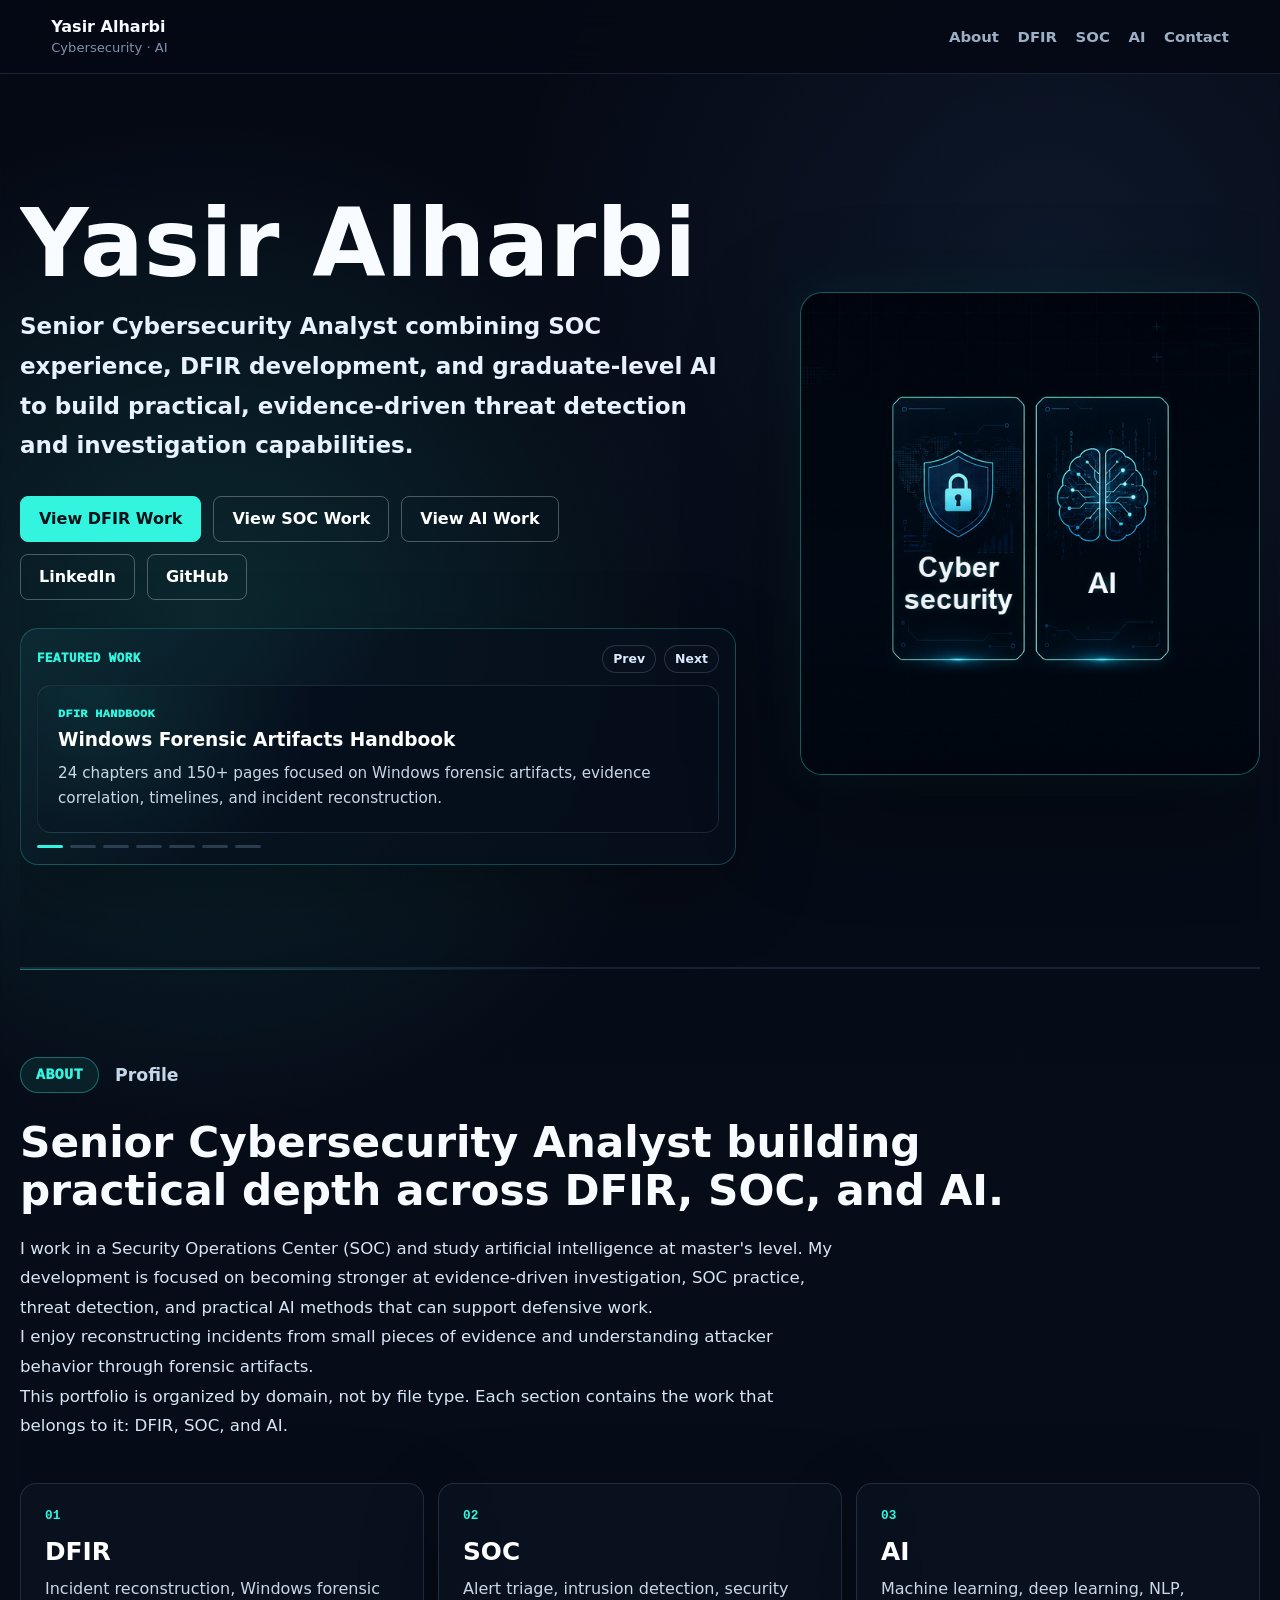
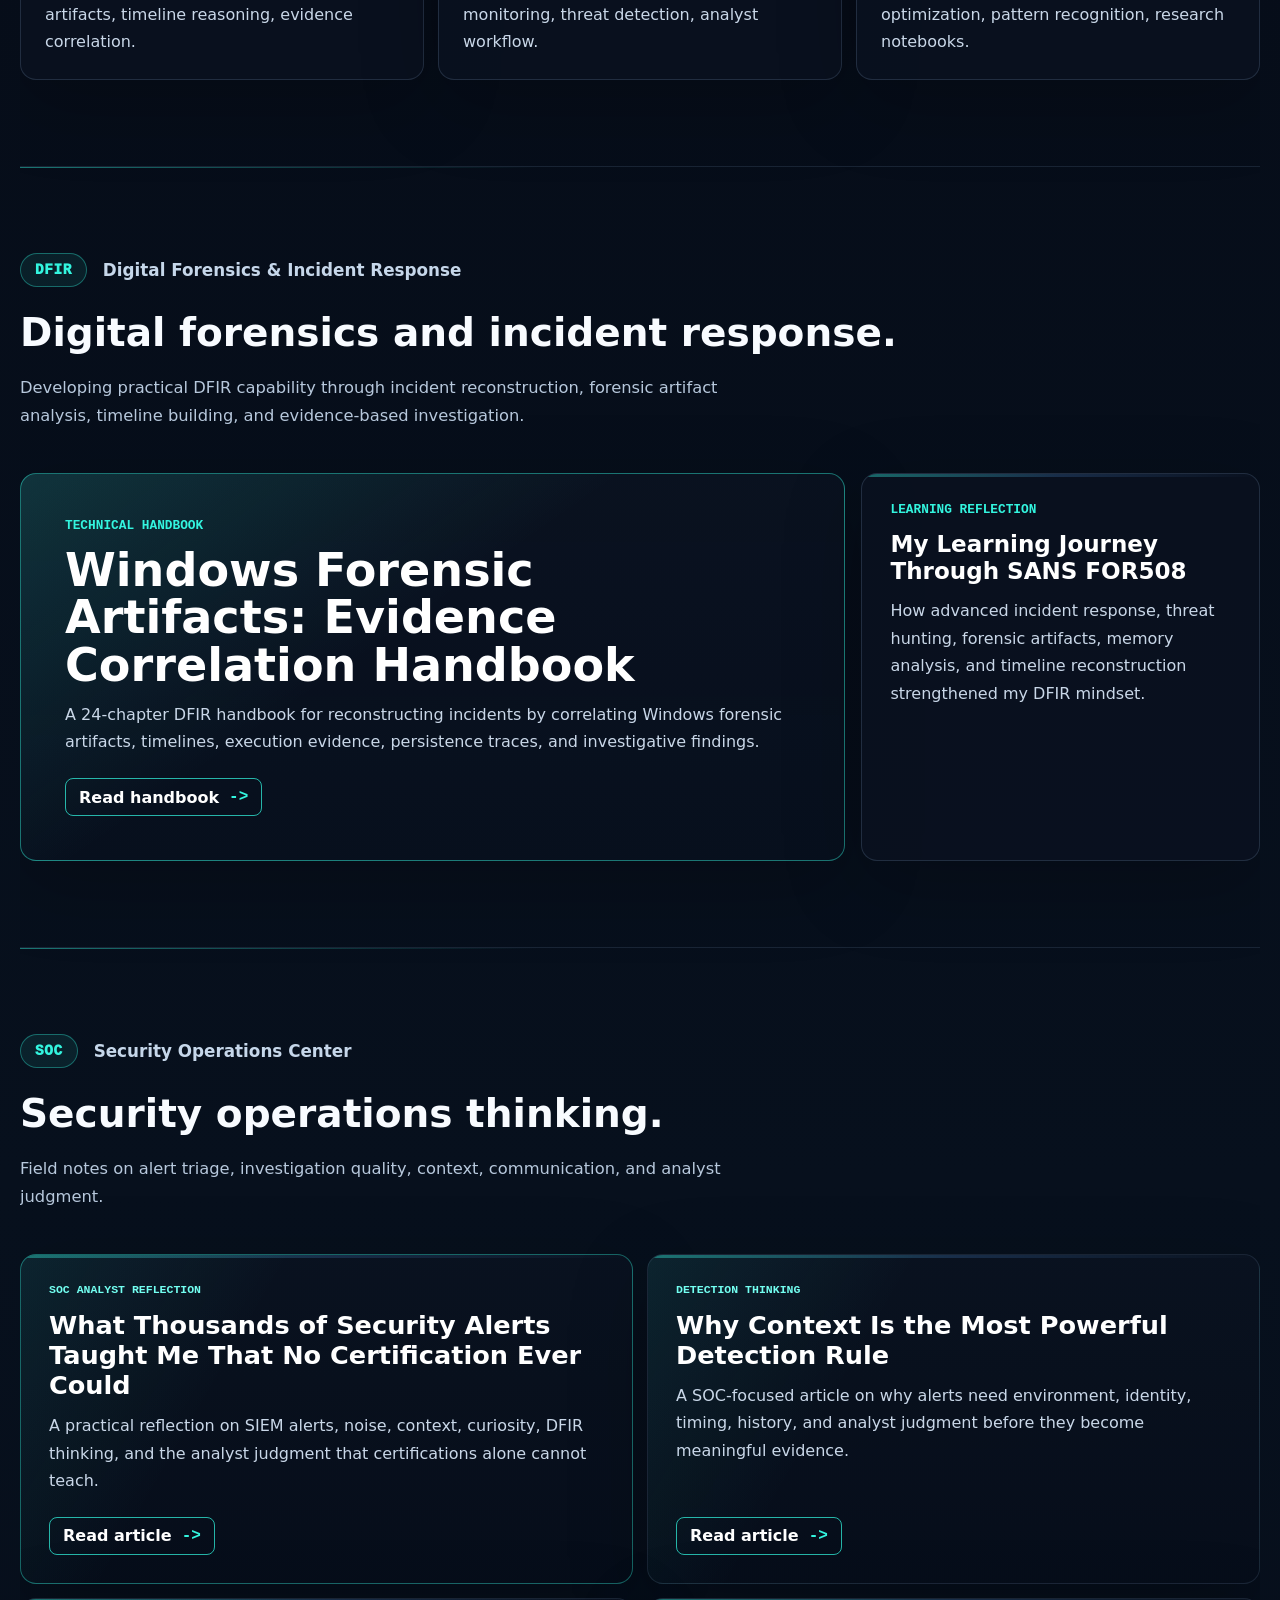
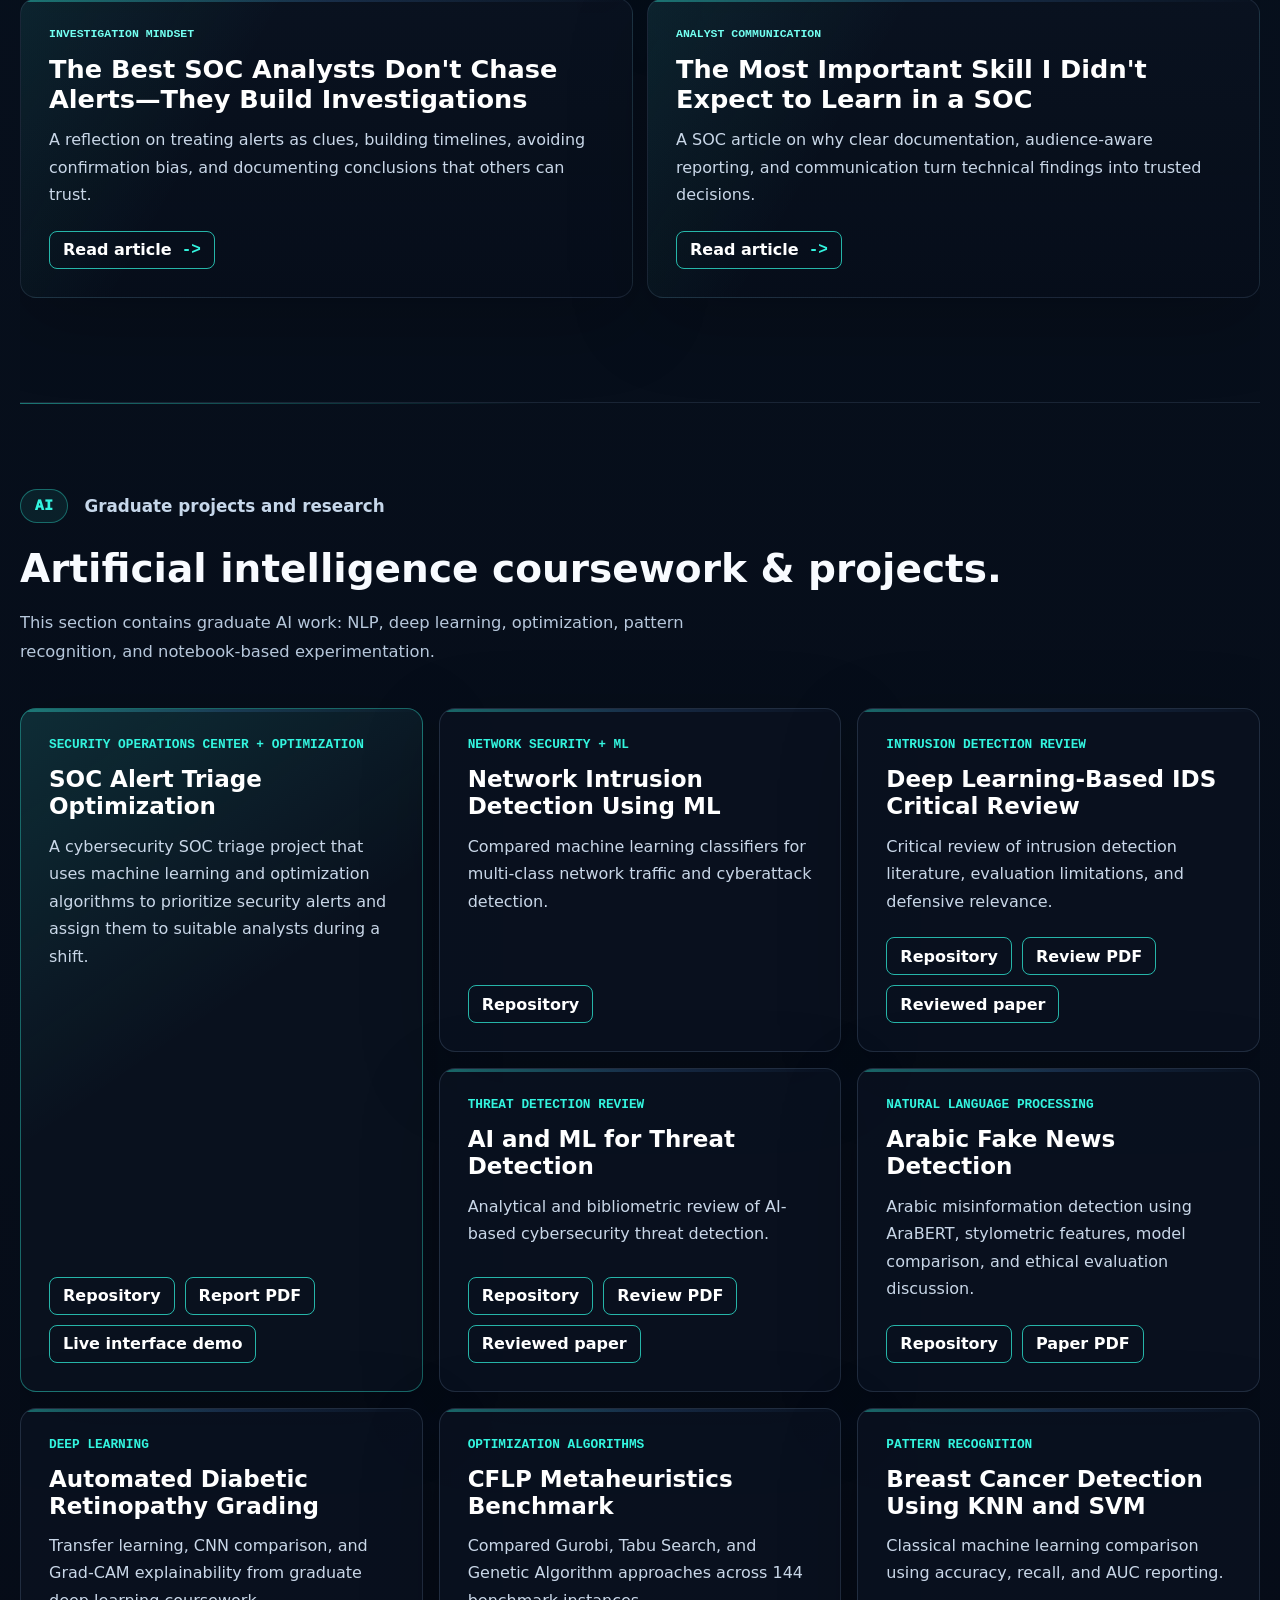
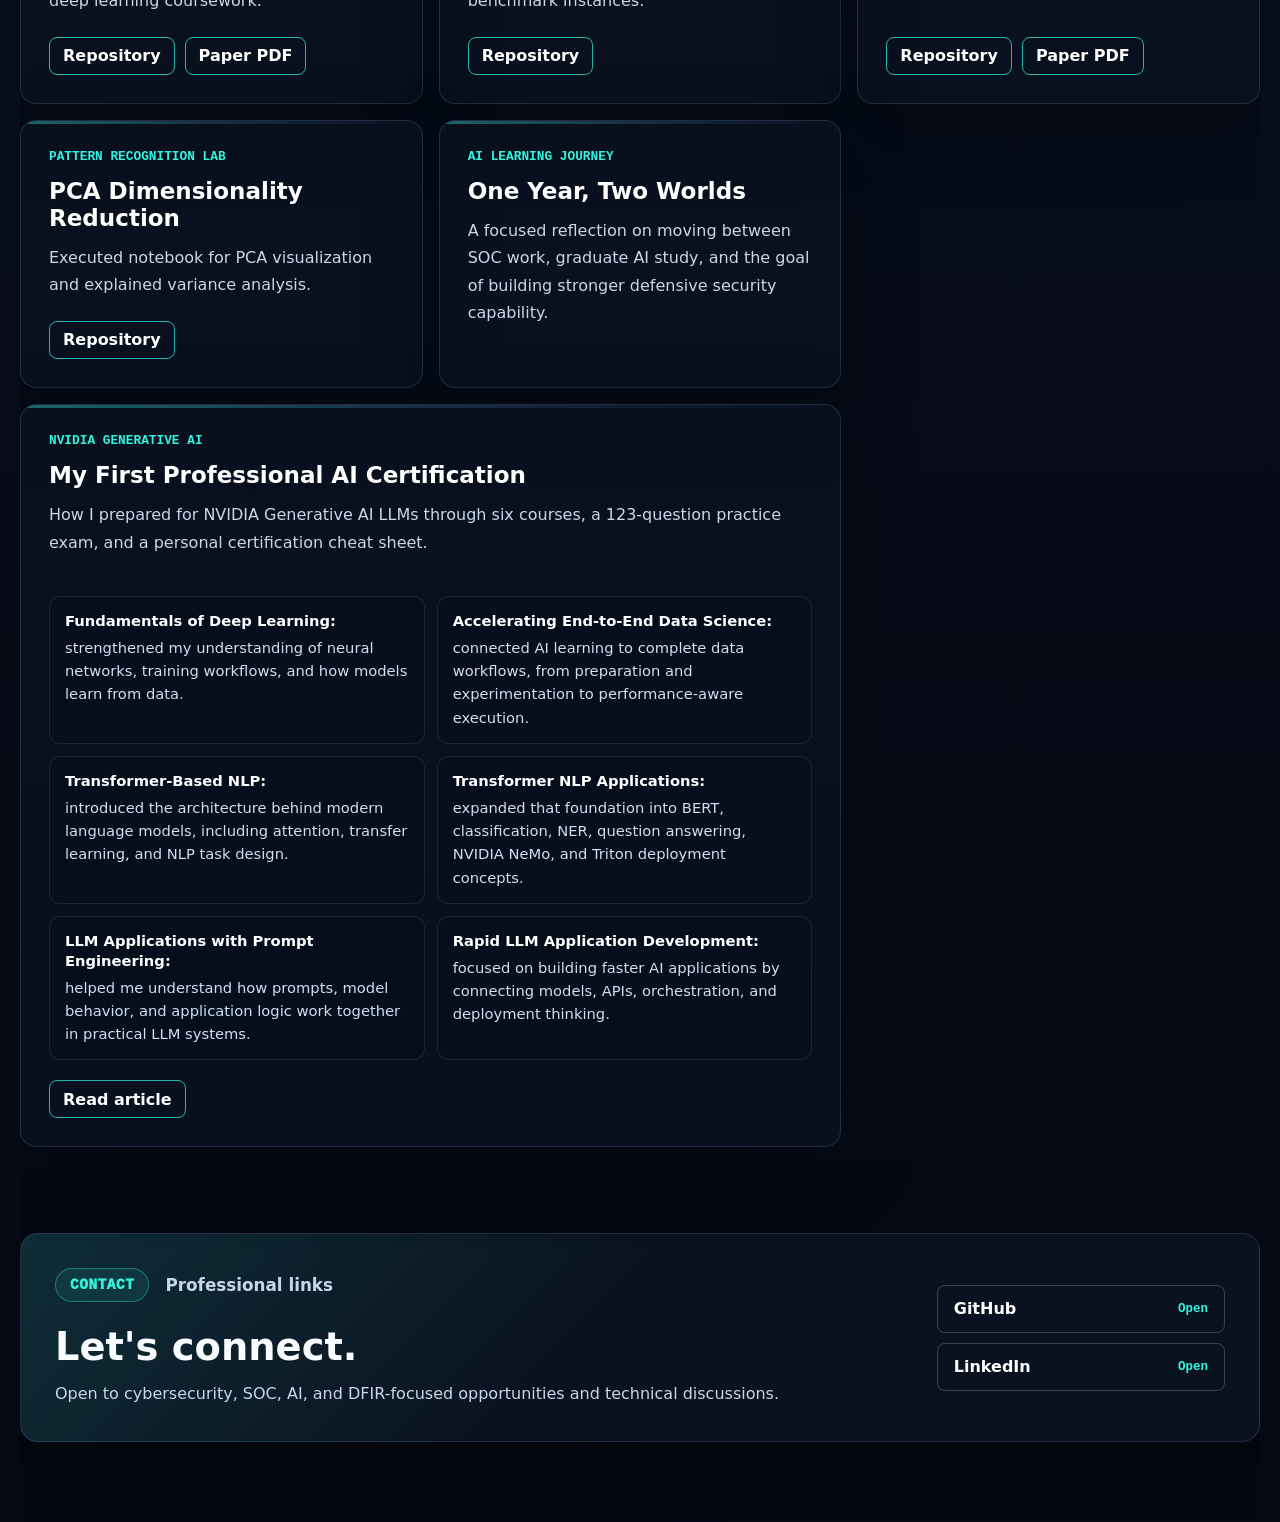
<file: index.html>
<!doctype html>
<html lang="en">
  <head>
    <meta charset="utf-8">
    <meta name="viewport" content="width=device-width, initial-scale=1">
    <meta name="description" content="Yasir Alharbi - Senior Cybersecurity Analyst and AI master's student developing in DFIR, SOC operations, and applied AI.">
    <meta property="og:type" content="website">
    <meta property="og:title" content="Yasir Alharbi | Cybersecurity, DFIR, SOC & AI Portfolio">
    <meta property="og:description" content="Portfolio of cybersecurity, DFIR, SOC, AI projects, research papers, notebooks, and technical articles.">
    <meta property="og:url" content="https://yasir-alharbi.github.io/">
    <meta property="og:image" content="https://yasir-alharbi.github.io/assets/linkedin-portfolio-thumbnail.png">
    <meta name="twitter:card" content="summary_large_image">
    <meta name="twitter:title" content="Yasir Alharbi | Cybersecurity, DFIR, SOC & AI Portfolio">
    <meta name="twitter:description" content="Portfolio of cybersecurity, DFIR, SOC, AI projects, research papers, notebooks, and technical articles.">
    <meta name="twitter:image" content="https://yasir-alharbi.github.io/assets/linkedin-portfolio-thumbnail.png">
    <title>Yasir Alharbi | DFIR, SOC & AI</title>
    <link rel="stylesheet" href="styles.css?v=20260730-9">
    <link rel="stylesheet" href="structured-preview.css?v=20260801-spotlight-1">
  </head>
  <body class="structured-body">
    <header class="site-header structured-header">
      <a class="brand" href="#top" aria-label="Yasir Alharbi home">
        <span>
          <strong>Yasir Alharbi</strong>
          <small>Cybersecurity · AI</small>
        </span>
      </a>
      <nav class="nav-links" aria-label="Main navigation">
        <a href="#about">About</a>
        <a href="#dfir">DFIR</a>
        <a href="#soc">SOC</a>
        <a href="#ai">AI</a>
        <a href="#contact">Contact</a>
      </nav>
    </header>

    <main id="top" class="structured-main">
      <section class="structured-hero identity-hero">
        <div class="identity-copy">
          <h1>Yasir Alharbi</h1>
          <p class="structured-subtitle identity-subtitle">
            Senior Cybersecurity Analyst combining SOC experience, DFIR development, and graduate-level AI to build practical, evidence-driven threat detection and investigation capabilities.
          </p>
          <div class="hero-actions">
            <div class="hero-action-row">
              <a class="button primary" href="#dfir">View DFIR Work</a>
              <a class="button secondary" href="#soc">View SOC Work</a>
              <a class="button secondary" href="#ai">View AI Work</a>
            </div>
            <div class="hero-action-row social-action-row">
              <a class="button secondary" href="https://www.linkedin.com/in/Yasir-T-Alharbi">LinkedIn</a>
              <a class="button secondary" href="https://github.com/Yasir-Alharbi">GitHub</a>
            </div>
          </div>
          <div class="hero-spotlight" data-spotlight aria-label="Featured work spotlight">
            <div class="spotlight-header">
              <span>Featured work</span>
              <div class="spotlight-controls" aria-label="Featured work controls">
                <button type="button" data-spotlight-prev aria-label="Previous featured work">Prev</button>
                <button type="button" data-spotlight-next aria-label="Next featured work">Next</button>
              </div>
            </div>
            <div class="spotlight-stage">
              <a class="spotlight-card active" href="https://yasir-alharbi.github.io/windows-forensic-artifacts-handbook/" data-duration="15000">
                <span>DFIR Handbook</span>
                <strong>Windows Forensic Artifacts Handbook</strong>
                <p>24 chapters and 150+ pages focused on Windows forensic artifacts, evidence correlation, timelines, and incident reconstruction.</p>
              </a>
              <a class="spotlight-card" href="articles/one-year-two-worlds.html" data-duration="5000">
                <span>AI Learning Journey</span>
                <strong>One Year, Two Worlds</strong>
                <p>A focused reflection on working in a SOC by day, studying AI by night, and connecting both paths.</p>
              </a>
              <a class="spotlight-card" href="articles/nvidia-generative-ai-certification-preparation.html" data-duration="7000">
                <span>NVIDIA Generative AI</span>
                <strong>My First Professional AI Certification</strong>
                <p>Six NVIDIA courses, a 123-question practice exam, and a personal cheat sheet built while preparing for Generative AI LLMs.</p>
              </a>
              <a class="spotlight-card" href="articles/what-thousands-of-security-alerts-taught-me.html" data-duration="5000">
                <span>SOC Article</span>
                <strong>What Thousands of Security Alerts Taught Me</strong>
                <p>Lessons from SOC alert investigation: SIEM context, noise, curiosity, DFIR thinking, and analyst judgment.</p>
              </a>
              <a class="spotlight-card" href="articles/why-context-is-the-most-powerful-detection-rule.html" data-duration="5000">
                <span>SOC Article</span>
                <strong>Why Context Is the Most Powerful Detection Rule</strong>
                <p>Why alerts become meaningful only when identity, timing, asset context, history, and evidence are connected.</p>
              </a>
              <a class="spotlight-card" href="articles/best-soc-analysts-build-investigations.html" data-duration="5000">
                <span>SOC Article</span>
                <strong>The Best SOC Analysts Build Investigations</strong>
                <p>A reflection on treating alerts as clues, building timelines, avoiding bias, and documenting trusted conclusions.</p>
              </a>
              <a class="spotlight-card" href="articles/most-important-skill-communication-in-soc.html" data-duration="5000">
                <span>SOC Article</span>
                <strong>The Most Important Skill I Didn't Expect to Learn in a SOC</strong>
                <p>How clear communication turns technical findings into decisions that teams, responders, and managers can trust.</p>
              </a>
            </div>
            <div class="spotlight-dots" aria-hidden="true">
              <span class="active"></span>
              <span></span>
              <span></span>
              <span></span>
              <span></span>
              <span></span>
              <span></span>
            </div>
          </div>
        </div>
        <div class="identity-visual" aria-label="Portfolio visual: Cybersecurity and AI">
          <img src="assets/portfolio-hero-visual.png?v=2" alt="Cybersecurity and AI portfolio visual">
        </div>
      </section>

      <section id="about" class="structured-section about-track">
        <div class="section-eyebrow"><span>About</span><em>Profile</em></div>
        <div class="structured-heading about-heading">
          <h2>Senior Cybersecurity Analyst building practical depth across DFIR, SOC, and AI.</h2>
          <div class="body-copy">
            <p>I work in a Security Operations Center (SOC) and study artificial intelligence at master's level. My development is focused on becoming stronger at evidence-driven investigation, SOC practice, threat detection, and practical AI methods that can support defensive work.</p>
            <p>I enjoy reconstructing incidents from small pieces of evidence and understanding attacker behavior through forensic artifacts.</p>
            <p>This portfolio is organized by domain, not by file type. Each section contains the work that belongs to it: DFIR, SOC, and AI.</p>
          </div>
        </div>
        <div class="focus-strip clean-strip" aria-label="Portfolio domains">
          <a href="#dfir">
            <span>01</span>
            <strong>DFIR</strong>
            <em>Incident reconstruction, Windows forensic artifacts, timeline reasoning, evidence correlation.</em>
          </a>
          <a href="#soc">
            <span>02</span>
            <strong>SOC</strong>
            <em>Alert triage, intrusion detection, security monitoring, threat detection, analyst workflow.</em>
          </a>
          <a href="#ai">
            <span>03</span>
            <strong>AI</strong>
            <em>Machine learning, deep learning, NLP, optimization, pattern recognition, research notebooks.</em>
          </a>
        </div>
      </section>

      <section id="dfir" class="structured-section dfir-section">
        <div class="section-eyebrow"><span>DFIR</span><em>Digital Forensics &amp; Incident Response</em></div>
        <div class="structured-heading">
          <h2>Digital forensics and incident response.</h2>
          <p>Developing practical DFIR capability through incident reconstruction, forensic artifact analysis, timeline building, and evidence-based investigation.</p>
        </div>
        <div class="dfir-showcase">
          <a class="handbook-panel" href="https://yasir-alharbi.github.io/windows-forensic-artifacts-handbook/">
            <span>Technical handbook</span>
            <h3>Windows Forensic Artifacts: Evidence Correlation Handbook</h3>
            <p>A 24-chapter DFIR handbook for reconstructing incidents by correlating Windows forensic artifacts, timelines, execution evidence, persistence traces, and investigative findings.</p>
            <strong>Read handbook</strong>
          </a>
          <a class="feature-card" href="articles/sans-for508-dfir-learning-journey.html">
            <span>Learning reflection</span>
            <h3>My Learning Journey Through SANS FOR508</h3>
            <p>How advanced incident response, threat hunting, forensic artifacts, memory analysis, and timeline reconstruction strengthened my DFIR mindset.</p>
          </a>
        </div>
      </section>

      <section id="soc" class="structured-section soc-section">
        <div class="section-eyebrow"><span>SOC</span><em>Security Operations Center</em></div>
        <div class="structured-heading">
          <h2>Security operations thinking.</h2>
          <p>Field notes on alert triage, investigation quality, context, communication, and analyst judgment.</p>
        </div>
        <div class="feature-grid two-col article-feature-grid">
          <a class="feature-card" href="articles/what-thousands-of-security-alerts-taught-me.html">
            <span>SOC analyst reflection</span>
            <h3>What Thousands of Security Alerts Taught Me That No Certification Ever Could</h3>
            <p>A practical reflection on SIEM alerts, noise, context, curiosity, DFIR thinking, and the analyst judgment that certifications alone cannot teach.</p>
            <strong>Read article</strong>
          </a>
          <a class="feature-card" href="articles/why-context-is-the-most-powerful-detection-rule.html">
            <span>Detection thinking</span>
            <h3>Why Context Is the Most Powerful Detection Rule</h3>
            <p>A SOC-focused article on why alerts need environment, identity, timing, history, and analyst judgment before they become meaningful evidence.</p>
            <strong>Read article</strong>
          </a>
          <a class="feature-card" href="articles/best-soc-analysts-build-investigations.html">
            <span>Investigation mindset</span>
            <h3>The Best SOC Analysts Don't Chase Alerts—They Build Investigations</h3>
            <p>A reflection on treating alerts as clues, building timelines, avoiding confirmation bias, and documenting conclusions that others can trust.</p>
            <strong>Read article</strong>
          </a>
          <a class="feature-card" href="articles/most-important-skill-communication-in-soc.html">
            <span>Analyst communication</span>
            <h3>The Most Important Skill I Didn't Expect to Learn in a SOC</h3>
            <p>A SOC article on why clear documentation, audience-aware reporting, and communication turn technical findings into trusted decisions.</p>
            <strong>Read article</strong>
          </a>
        </div>
      </section>

      <section id="ai" class="structured-section alt-section">
        <div class="section-eyebrow"><span>AI</span><em>Graduate projects and research</em></div>
        <div class="structured-heading">
          <h2>Artificial intelligence coursework &amp; projects.</h2>
          <p>This section contains graduate AI work: NLP, deep learning, optimization, pattern recognition, and notebook-based experimentation.</p>
        </div>
        <div class="feature-grid three-col">
          <article class="feature-card primary-feature">
            <span>Security Operations Center + Optimization</span>
            <h3>SOC Alert Triage Optimization</h3>
            <p>A cybersecurity SOC triage project that uses machine learning and optimization algorithms to prioritize security alerts and assign them to suitable analysts during a shift.</p>
            <div class="card-actions">
              <a href="https://github.com/Yasir-Alharbi/soc-alert-triage-optimization">Repository</a>
              <a href="assets/papers/soc-alert-triage-optimization.pdf">Report PDF</a>
              <a href="https://yasir-alharbi.github.io/soc-alert-triage-optimization/demo/soc-shift-wallboard/">Live interface demo</a>
            </div>
          </article>
          <article class="feature-card">
            <span>Network Security + ML</span>
            <h3>Network Intrusion Detection Using ML</h3>
            <p>Compared machine learning classifiers for multi-class network traffic and cyberattack detection.</p>
            <div class="card-actions">
              <a href="https://github.com/Yasir-Alharbi/ml-network-intrusion-detection">Repository</a>
            </div>
          </article>
          <article class="feature-card">
            <span>Intrusion Detection Review</span>
            <h3>Deep Learning-Based IDS Critical Review</h3>
            <p>Critical review of intrusion detection literature, evaluation limitations, and defensive relevance.</p>
            <div class="card-actions">
              <a href="https://github.com/Yasir-Alharbi/deep-learning-ids-critical-review">Repository</a>
              <a href="assets/papers/critical-review-deep-learning-ids.pdf">Review PDF</a>
              <a href="assets/papers/deep-learning-ids-reviewed-survey-2025.pdf">Reviewed paper</a>
            </div>
          </article>
          <article class="feature-card">
            <span>Threat Detection Review</span>
            <h3>AI and ML for Threat Detection</h3>
            <p>Analytical and bibliometric review of AI-based cybersecurity threat detection.</p>
            <div class="card-actions">
              <a href="https://github.com/Yasir-Alharbi/ai-threat-detection-review">Repository</a>
              <a href="assets/papers/ai-ml-threat-detection-review.pdf">Review PDF</a>
              <a href="assets/papers/evolving-malware-ddos-reviewed-paper.pdf">Reviewed paper</a>
            </div>
          </article>
          <article class="feature-card">
            <span>Natural Language Processing</span>
            <h3>Arabic Fake News Detection</h3>
            <p>Arabic misinformation detection using AraBERT, stylometric features, model comparison, and ethical evaluation discussion.</p>
            <div class="card-actions">
              <a href="https://github.com/Yasir-Alharbi/arabic-fake-news-detection">Repository</a>
              <a href="assets/papers/arabic-fake-news-detection-research-paper.pdf">Paper PDF</a>
            </div>
          </article>
          <article class="feature-card">
            <span>Deep Learning</span>
            <h3>Automated Diabetic Retinopathy Grading</h3>
            <p>Transfer learning, CNN comparison, and Grad-CAM explainability from graduate deep learning coursework.</p>
            <div class="card-actions">
              <a href="https://github.com/Yasir-Alharbi/diabetic-retinopathy-transfer-learning">Repository</a>
              <a href="assets/papers/diabetic-retinopathy-grading-paper.pdf">Paper PDF</a>
            </div>
          </article>
          <article class="feature-card">
            <span>Optimization Algorithms</span>
            <h3>CFLP Metaheuristics Benchmark</h3>
            <p>Compared Gurobi, Tabu Search, and Genetic Algorithm approaches across 144 benchmark instances.</p>
            <div class="card-actions">
              <a href="https://github.com/Yasir-Alharbi/cflp-optimization-metaheuristics">Repository</a>
            </div>
          </article>
          <article class="feature-card">
            <span>Pattern Recognition</span>
            <h3>Breast Cancer Detection Using KNN and SVM</h3>
            <p>Classical machine learning comparison using accuracy, recall, and AUC reporting.</p>
            <div class="card-actions">
              <a href="https://github.com/Yasir-Alharbi/breast-cancer-knn-svm">Repository</a>
              <a href="assets/papers/breast-cancer-knn-svm-paper.pdf">Paper PDF</a>
            </div>
          </article>
          <article class="feature-card">
            <span>Pattern Recognition Lab</span>
            <h3>PCA Dimensionality Reduction</h3>
            <p>Executed notebook for PCA visualization and explained variance analysis.</p>
            <div class="card-actions">
              <a href="https://github.com/Yasir-Alharbi/pca-digits-dimensionality-reduction">Repository</a>
            </div>
          </article>
          <a class="feature-card" href="articles/one-year-two-worlds.html">
            <span>AI Learning Journey</span>
            <h3>One Year, Two Worlds</h3>
            <p>A focused reflection on moving between SOC work, graduate AI study, and the goal of building stronger defensive security capability.</p>
          </a>
          <article class="feature-card nvidia-course-card">
            <span>NVIDIA Generative AI</span>
            <h3>My First Professional AI Certification</h3>
            <p>How I prepared for NVIDIA Generative AI LLMs through six courses, a 123-question practice exam, and a personal certification cheat sheet.</p>
            <div class="mini-course-list" aria-label="NVIDIA course preparation summary">
              <p><strong>Fundamentals of Deep Learning:</strong> strengthened my understanding of neural networks, training workflows, and how models learn from data.</p>
              <p><strong>Accelerating End-to-End Data Science:</strong> connected AI learning to complete data workflows, from preparation and experimentation to performance-aware execution.</p>
              <p><strong>Transformer-Based NLP:</strong> introduced the architecture behind modern language models, including attention, transfer learning, and NLP task design.</p>
              <p><strong>Transformer NLP Applications:</strong> expanded that foundation into BERT, classification, NER, question answering, NVIDIA NeMo, and Triton deployment concepts.</p>
              <p><strong>LLM Applications with Prompt Engineering:</strong> helped me understand how prompts, model behavior, and application logic work together in practical LLM systems.</p>
              <p><strong>Rapid LLM Application Development:</strong> focused on building faster AI applications by connecting models, APIs, orchestration, and deployment thinking.</p>
            </div>
            <div class="card-actions">
              <a href="articles/nvidia-generative-ai-certification-preparation.html">Read article</a>
            </div>
          </article>
        </div>
      </section>

      <section id="contact" class="contact structured-contact">
        <div>
          <div class="section-eyebrow"><span>Contact</span><em>Professional links</em></div>
          <h2>Let's connect.</h2>
          <p>Open to cybersecurity, SOC, AI, and DFIR-focused opportunities and technical discussions.</p>
        </div>
        <div class="contact-links">
          <a href="https://github.com/Yasir-Alharbi">GitHub</a>
          <a href="https://www.linkedin.com/in/Yasir-T-Alharbi">LinkedIn</a>
        </div>
      </section>
    </main>

    <script src="script.js"></script>
    <!-- Cloudflare Web Analytics --><script type="module" src="https://static.cloudflareinsights.com/beacon.min.js" data-cf-beacon='{"token":"e4d406a7bc7f46ea9fc26f9b0344f4cb"}'></script><!-- End Cloudflare Web Analytics -->
  </body>
</html>
</file>
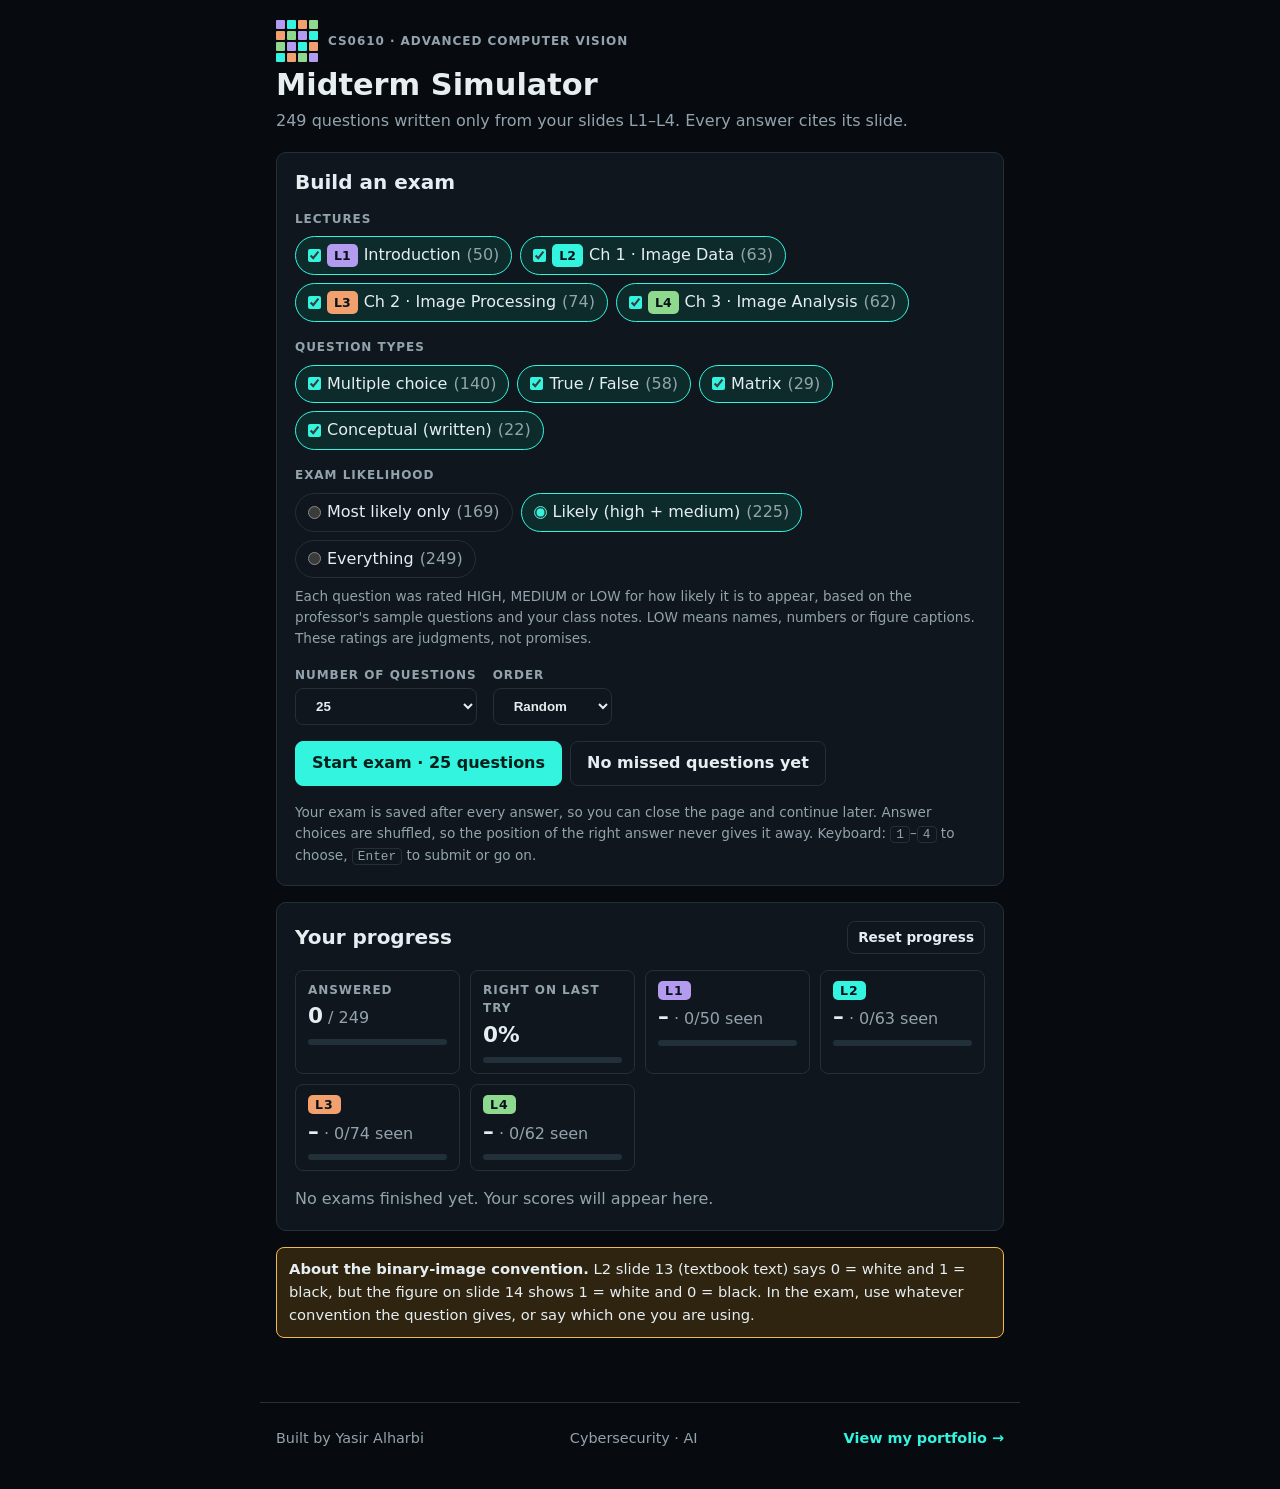
<file: cs0610-computer-vision-practice-2026.html>
<!doctype html>
<html lang="en">
<head>
<meta charset="utf-8">
<meta name="viewport" content="width=device-width, initial-scale=1">
<meta name="robots" content="noindex, nofollow, noarchive">
<title>CS0610 Computer Vision Practice 2026</title>
<style>
/* Layout: one centred working column (max 760px). Home = setup + progress; exam = one question card at a time. */
:root{
  --bg:#070b10; --surface:#0f161d; --ink:#e6eef2; --muted:#93a3ad; --line:#22303a;
  --accent:#33f5df; --accent-ink:#03201c; --accent-soft:#0c2b2a;
  --ok:#5cd68f; --ok-soft:#0f2a1b; --bad:#ff7a72; --bad-soft:#341614; --warn:#f0b84e; --warn-soft:#2e2410;
  --l1:#b39cf0; --l2:#33f5df; --l3:#f2a06e; --l4:#8fd98f;
  --f-display:"Segoe UI Variable Display","Segoe UI",system-ui,-apple-system,"Helvetica Neue",Arial,sans-serif;
  --f-body:"Segoe UI",system-ui,-apple-system,"Helvetica Neue",Arial,sans-serif;
  --f-mono:"Cascadia Mono",Consolas,"SFMono-Regular",Menlo,"Courier New",monospace;
  color-scheme:dark;
}
*{box-sizing:border-box}
body{background:var(--bg);color:var(--ink);font-family:var(--f-body);font-size:16px;line-height:1.55}
.wrap{max-width:760px;margin:0 auto;padding-inline:16px;padding-block:20px 64px}
h1,h2,h3{font-family:var(--f-display);text-wrap:balance;margin:0;line-height:1.15}
h1{font-size:1.9rem;font-weight:700}
h2{font-size:1.25rem;font-weight:700}
.eyebrow{font-size:.75rem;letter-spacing:.08em;text-transform:uppercase;color:var(--muted);font-weight:700}
.muted{color:var(--muted)}
.stack{display:flex;flex-direction:column;gap:16px}
.row{display:flex;flex-wrap:wrap;gap:8px;align-items:center}
.panel{background:var(--surface);border:1px solid var(--line);border-radius:10px;padding:18px}
button{font:inherit;cursor:pointer}
.btn{border:1px solid var(--line);background:var(--surface);color:var(--ink);border-radius:8px;padding:9px 16px;font-weight:700}
.btn:hover{border-color:var(--accent)}
.btn.primary{background:var(--accent);color:var(--accent-ink);border-color:var(--accent)}
.btn.primary:disabled{opacity:.45;cursor:not-allowed}
.btn.ghost{background:transparent}
.btn.small{padding:5px 10px;font-size:.85rem}
:focus-visible{outline:3px solid var(--accent);outline-offset:2px}
/* header */
.top{display:flex;justify-content:space-between;align-items:flex-end;gap:12px;flex-wrap:wrap;margin-bottom:18px}
.pixels{display:grid;grid-template-columns:repeat(4,9px);gap:2px}
.pixels i{width:9px;height:9px;border-radius:1px;display:block}
/* chips */
.chip{display:inline-flex;align-items:center;gap:6px;border:1px solid var(--line);border-radius:999px;padding:6px 12px;background:var(--surface);user-select:none}
.chip input{accent-color:var(--accent);margin:0}
.chip:has(input:checked){border-color:var(--accent);background:var(--accent-soft)}
.lec{font-weight:700;font-size:.78rem;border-radius:5px;padding:2px 7px;color:#06121a}
.lec1{background:var(--l1)}.lec2{background:var(--l2)}.lec3{background:var(--l3)}.lec4{background:var(--l4)}
.tag{font-size:.78rem;color:var(--muted);border:1px solid var(--line);border-radius:5px;padding:1px 7px}
.tag.rate-H{color:var(--ok);border-color:var(--ok)}
.tag.rate-L{color:var(--warn);border-color:var(--warn)}
/* stats */
.stats{display:grid;grid-template-columns:repeat(auto-fit,minmax(150px,1fr));gap:10px}
.stat{border:1px solid var(--line);border-radius:8px;padding:10px 12px;min-width:0}
.stat b{font-family:var(--f-display);font-size:1.35rem;font-variant-numeric:tabular-nums}
.bar{height:6px;border-radius:3px;background:var(--line);overflow:hidden;margin-top:6px}
.bar span{display:block;height:100%;background:var(--accent)}
/* exam */
.progress{height:5px;background:var(--line);border-radius:3px;overflow:hidden}
.progress span{display:block;height:100%;background:var(--accent);transition:width .25s}
.qhead{display:flex;flex-wrap:wrap;gap:8px;align-items:center;justify-content:space-between}
.qtext{font-size:1.08rem}
.qtext p{margin:.4em 0}
.opts{display:flex;flex-direction:column;gap:10px;margin-top:6px}
.opt{display:grid;grid-template-columns:30px 1fr;gap:10px;align-items:start;text-align:left;width:100%;border:1.5px solid var(--line);background:var(--surface);color:var(--ink);border-radius:9px;padding:11px 12px}
.opt:hover:not(:disabled){border-color:var(--accent)}
.opt .k{font-family:var(--f-mono);font-weight:600;width:26px;height:26px;border-radius:6px;display:grid;place-items:center;background:var(--accent-soft);color:var(--ink);font-size:.9rem}
.opt .t{min-width:0}
.opt.sel{border-color:var(--accent);background:var(--accent-soft)}
.opt.right{border-color:var(--ok);background:var(--ok-soft)}
.opt.wrong{border-color:var(--bad);background:var(--bad-soft)}
.opt:disabled{cursor:default}
.why{display:block;font-size:.92rem;margin-top:6px;color:var(--ink)}
.opt .t>span:first-child{display:block}
.why .lbl{font-weight:700}
.right .why .lbl{color:var(--ok)} .wrong .why .lbl,.dim .why .lbl{color:var(--bad)}
.opt.dim{opacity:.85}
.src{display:flex;gap:8px;align-items:baseline;border-left:3px solid var(--accent);background:var(--accent-soft);padding:8px 12px;border-radius:0 6px 6px 0;font-size:.92rem}
.verdict{font-family:var(--f-display);font-weight:700;font-size:1.1rem}
.verdict.ok{color:var(--ok)} .verdict.bad{color:var(--bad)}
.note{border:1px solid var(--warn);background:var(--warn-soft);border-radius:8px;padding:10px 12px;font-size:.92rem}
textarea{width:100%;min-height:110px;font:inherit;color:var(--ink);background:var(--bg);border:1px solid var(--line);border-radius:8px;padding:10px}
.model{border:1px solid var(--line);border-radius:8px;padding:4px 14px;background:var(--bg)}
.model ul,.model ol{padding-left:1.2em}
/* matrices */
.mxrow{display:flex;flex-wrap:wrap;gap:18px;align-items:flex-start}
.mxw{overflow-x:auto;max-width:100%}
.mxw .cap{font-size:.75rem;letter-spacing:.06em;text-transform:uppercase;color:var(--muted);font-weight:700;margin-bottom:3px}
table.mx{border-collapse:collapse;font-family:var(--f-mono);font-variant-numeric:tabular-nums}
table.mx td{border:1px solid var(--muted);min-width:34px;height:30px;text-align:center;padding:2px 6px;background:var(--surface)}
table.mxi{display:inline-table;vertical-align:middle;margin:2px 0}
table.mxi td{min-width:24px;height:22px;font-size:.88rem;padding:1px 4px}
.kbd{font-family:var(--f-mono);font-size:.8rem;border:1px solid var(--line);border-radius:4px;padding:0 5px}
.miss{border-top:1px solid var(--line);padding-top:10px}
.foot{font-size:.85rem;color:var(--muted)}
.confirm{display:flex;gap:8px;align-items:center;flex-wrap:wrap}
input.cell{width:52px;height:32px;text-align:center;font-family:var(--f-mono);font-size:1rem;background:var(--bg);color:var(--ink);border:1.5px solid var(--accent);border-radius:4px;padding:0}
input.cell.right{border-color:var(--ok);background:var(--ok-soft)}
input.cell.wrong{border-color:var(--bad);background:var(--bad-soft)}
.fix{display:block;font-size:.78rem;font-weight:700;color:var(--ok)}
table.mx td.in{padding:3px}
.navgrid{display:flex;flex-wrap:wrap;gap:4px}
.nav{min-width:36px;height:32px;border:1px solid var(--line);background:var(--surface);color:var(--ink);border-radius:5px;font-family:var(--f-mono);font-size:.8rem;padding:0 4px;cursor:pointer}
.nav.ok{background:var(--ok-soft);border-color:var(--ok)}.nav.bad{background:var(--bad-soft);border-color:var(--bad)}.nav.cur{outline:2px solid var(--accent);outline-offset:1px}
.jump{display:flex;gap:6px;align-items:center;flex-wrap:wrap}.jump input{width:76px;font:inherit;padding:5px 8px;border:1px solid var(--line);border-radius:6px;background:var(--bg);color:var(--ink)}
.kp{list-style:none;padding:0;margin:0;display:flex;flex-direction:column;gap:4px}.kp li{display:flex;gap:8px;align-items:baseline}.kp .y{color:var(--ok);font-weight:700}.kp .n{color:var(--bad);font-weight:700}
.resume{border:1.5px solid var(--accent);background:var(--accent-soft)}
@media (prefers-reduced-motion: reduce){.progress span{transition:none}}
@media (max-width:480px){h1{font-size:1.5rem}.panel{padding:14px}}
</style>
<style>
body{margin:0}
[hidden]{display:none!important}
body>footer{max-width:760px;margin:0 auto;padding-inline:16px;padding-block:24px 40px;border-top:1px solid var(--line);display:flex;flex-wrap:wrap;gap:6px 18px;align-items:center;justify-content:space-between;color:var(--muted);font-size:.9rem}
body>footer a{color:var(--accent);font-weight:700;text-decoration:none}
body>footer a:hover{text-decoration:underline}
</style>
</head>
<body>
<div class="wrap" id="app"></div>

<script>
/* ---------- question-bank helpers ---------- */
const BANK=[];
function esc(s){return String(s).replace(/&/g,'&amp;').replace(/</g,'&lt;')}
function mx(a,cap){return `<div class="mxw">${cap?`<div class="cap">${cap}</div>`:''}<table class="mx">${a.map(r=>`<tr>${r.map(v=>`<td>${String(v).replace('-','−')}</td>`).join('')}</tr>`).join('')}</table></div>`}
function mxi(a){return `<table class="mx mxi">${a.map(r=>`<tr>${r.map(v=>`<td>${v}</td>`).join('')}</tr>`).join('')}</table>`}
function hid(s){let h=5381;for(const c of s)h=((h*33)^c.charCodeAt(0))>>>0;return h.toString(36)}
function add(o){o.id='L'+o.lec+'-'+hid(o.q);BANK.push(o)}
function mc(lec,topic,src,q,opts){add({lec,topic,src,q,type:topic==='Matrix'?'matrix':'mcq',opts:opts.map(([t,ok,why])=>({t,ok:!!ok,why}))})}
function tf(lec,topic,src,q,ans,e){add({lec,topic,src,q,type:'tf',opts:[{t:'True',ok:ans===true,why:e},{t:'False',ok:ans===false,why:e}],fixed:true})}
function wr(lec,topic,src,q,a){add({lec,topic,src,q,type:'written',answer:a})}
function gr(lec,topic,src,q,out,blanks,work){add({lec,topic,src,q,type:'matrix',grid:out,blanks,work})}
function low(){BANK[BANK.length-1].low=true}
</script>
<script>
// L1 — Introduction (CS0610-L1.pdf). Slide numbers = PDF page numbers.
mc(1,'What is CV','Slides 14–15 (also Q1 of the professor\'s review sheet)',
`Computer vision is a discipline that studies how to reconstruct, interpret and understand a 3D scene from its ________.`,[
['2D images',1,'Correct. This is the professor\'s own review question. In this reconstruction setting, the 3D scene is recovered from its 2D images (slide 14: "computing properties of the 3D world from visual data"). In general, slide 15 also lists other data forms, such as depth images and medical-scanner data.'],
['3D images',0,'Wrong. In this question, the 3D scene is what we want to recover; its 2D images are the input.'],
['3d images',0,'Wrong. It\'s the same as "3D images", written in lowercase to catch careless readers.'],
['4d images',0,'Wrong. Nothing in the lecture mentions 4D images.']]);

mc(1,'History','Slide 12',`In 1966, Marvin Minsky at MIT asked a student to "spend the summer linking a camera to a computer and getting the computer to describe what it saw." What does this story show?`,[
['The problem turned out to be much more difficult than expected',1,'Correct. Slide 12: "We now know that the problem is slightly more difficult than that."'],
['Computer vision was fully solved in one summer',0,'Wrong. The point of the story is the opposite.'],
['Connecting a camera to a computer is the hardest part of CV',0,'Wrong. Connecting the camera is the easy part (see slide 13, "Done?"). Understanding the image is the hard part.'],
['Computer vision started as a branch of computer graphics',0,'Wrong. The story says nothing about graphics.']]);

mc(1,'What is CV','Slide 13',`Slide 13 shows a camcorder plugged into a computer with the caption "Done?". What is the message?`,[
['Connecting a camera to a computer is not computer vision; the computer still has to understand the images',1,'Correct. This is the same lesson as the Minsky story on slide 12. Getting images into a computer is easy; understanding them is the hard part.'],
['Computer vision only needs a good camera',0,'Wrong. That is exactly the naive idea the slide questions.'],
['Video cameras cannot be used for computer vision',0,'Wrong. Slide 15 says image data can be a video sequence.'],
['Computer vision is finished once images are stored',0,'Wrong. Storing images is not understanding them.']]);

mc(1,'CV system','Slide 17',`Which of the following is NOT one of the components of a computer vision system shown on slide 17?`,[
['A graphics model',1,'Correct. The components are Lighting, Scene, Camera, Computer, Scene Interpretation. A graphics model belongs to the vision-vs-graphics slide (25), not to the system diagram.'],
['Lighting',0,'Wrong. Lighting is a component.'],
['Camera',0,'Wrong. Camera is a component.'],
['Scene interpretation',0,'Wrong. Scene interpretation is the final component.']]);

mc(1,'CV system','Slide 17',`In the computer vision system diagram (Lighting → Scene → Camera → Computer → ?), what comes last?`,[
['Scene interpretation',1,'Correct. Slide 17 ends with Scene Interpretation, i.e. understanding.'],
['An enhanced output image',0,'Wrong. An image as output is image processing (L3 slide 9), not the end of a CV system.'],
['A 3D printout',0,'Wrong. Not on the slide.'],
['A compressed video file',0,'Wrong. Not on the slide.']]);

mc(1,'Human vs computer','Slide 18',`On the slide "Computer vision vs human vision", the photo of a crashed train is "what we see". What is "what a computer sees"?`,[
['A grid (matrix) of numbers',1,'Correct. Slide 18 shows a 9×9 grid of numbers next to the photo.'],
['The same train photo',0,'Wrong. The computer has no direct access to meaning, only numbers.'],
['A list of object names',0,'Wrong. Producing object names is the GOAL of CV, not its input.'],
['Only the edges of the train',0,'Wrong. The slide shows numbers, not an edge map.']]);

mc(1,'Vision & graphics','Slide 25',`Vision and graphics are called "inverse problems". Which statement is correct?`,[
['Vision goes Images → Model (analysis); graphics goes Model → Images (synthesis)',1,'Correct. Slide 25: "Inverse problems: analysis and synthesis."'],
['Vision goes Model → Images; graphics goes Images → Model',0,'Wrong. The directions are swapped.'],
['Both go from Images → Model',0,'Wrong. Graphics goes the other way.'],
['Both go from Model → Images',0,'Wrong. Vision goes the other way.']]);

mc(1,'Measurement vs perception','Slides 14, 16, 22',`"How far is the building?" and computing the 3D structure of a scene are examples of vision for:`,[
['Measurement',1,'Correct. Slide 14: "Computing properties of the 3D world from visual data (measurement)". Slide 22 gives examples: real-time stereo, structure from motion, multi-view stereo.'],
['Perception and interpretation',0,'Wrong. That is about recognizing objects, people, scenes and activities.'],
['Image acquisition',0,'Wrong. Acquisition is capturing the image, not computing 3D properties.'],
['Computer graphics',0,'Wrong. Graphics synthesizes images from a model (slide 25).']]);

mc(1,'Measurement vs perception','Slides 14, 23',`Labelling a photo with "Ferris wheel", "people waiting in line", "Lake Erie", "umbrellas" is vision for:`,[
['Perception and interpretation',1,'Correct. Slide 23 is titled "Vision for perception, interpretation" and lists objects, activities, scenes, locations, text, faces, gestures, motions, emotions.'],
['Measurement',0,'Wrong. Measurement computes 3D properties such as distance and structure.'],
['Image formation',0,'Wrong. Image formation is how the image is created (slides 56–67).'],
['Image compression',0,'Wrong. Not covered in the lecture.']]);

mc(1,'Measurement vs perception','Slide 22',`Which of these is shown on slide 22 as an example of VISION FOR MEASUREMENT?`,[
['Structure from motion',1,'Correct. Slide 22 shows real-time stereo, structure from motion, and multi-view stereo for community photo collections.'],
['Smile detection',0,'Wrong. That is a recognition application (slide 39).'],
['Optical character recognition',0,'Wrong. OCR is recognition (slide 37).'],
['Face detection in cameras',0,'Wrong. That is detection/recognition (slide 38).']]);

mc(1,'Applications','Slide 36',`Photo Tourism (Photosynth) takes many input photographs of a scene. What does it compute?`,[
['The relative camera positions/orientations and a sparse 3D point cloud of the scene',1,'Correct. Slide 36: it "computes viewpoint of each photo as well as a sparse 3d model of the scene".'],
['A single high-resolution panorama only',0,'Wrong. It reconstructs camera viewpoints and 3D points.'],
['The names of the people in the photos',0,'Wrong. That would be face recognition.'],
['The text written on buildings',0,'Wrong. That would be OCR.']]);

mc(1,'Applications','Slide 37',`Technology that converts scanned documents into text (also used in license-plate readers) is called:`,[
['Optical character recognition (OCR)',1,'Correct. Slide 37.'],
['Motion capture',0,'Wrong. Motion capture is a special-effects application (slide 46).'],
['Structure from motion',0,'Wrong. That is a measurement application (slide 22).'],
['Biometrics',0,'Wrong. Biometrics identifies people (slides 42–43).']]);

mc(1,'Applications','Slide 40',`LaneHawk by EvolutionRobotics is an example of:`,[
['Object recognition in supermarkets',1,'Correct. Slide 40: a smart camera in the checkout lane recognizes items left under the basket.'],
['Face recognition for login',0,'Wrong. That is slide 43.'],
['Lane detection in smart cars',0,'Wrong. The word "Lane" here means the supermarket checkout lane. Smart cars are Mobileye (slide 48).'],
['Medical imaging',0,'Wrong. That is slide 53.']]);

mc(1,'Applications','Slide 42',`"How the Afghan Girl was Identified" is an example of vision-based biometrics using:`,[
['Iris patterns',1,'Correct. Slide 42: "…Identified by Her Iris Patterns".'],
['Fingerprints',0,'Wrong. Fingerprints appear on slide 43 (laptop login).'],
['Smile detection',0,'Wrong. That is a camera feature (slide 39).'],
['Gait',0,'Wrong. Not mentioned in the lecture.']]);

mc(1,'Applications','Slides 45–46',`Which movie is the example of "Special effects: MOTION capture"?`,[
['Pirates of the Caribbean (Industrial Light and Magic)',1,'Correct. Slide 46.'],
['The Matrix',0,'Wrong. The Matrix is the SHAPE capture example (slide 45).'],
['Terminator 2',0,'Wrong. Terminator 2 is the "Vision Demo?" slide (29): "we\'re not quite there yet".'],
['The Wicked Twister',0,'Wrong. That is a ride label in the amusement-park image (slide 23).']]);

low();
mc(1,'Applications','Slide 50',`On slide 50, what does the Nintendo Wii have built in?`,[
['Camera-based IR tracking',1,'Correct. "Nintendo Wii has camera-based IR tracking built in."'],
['An iris scanner',0,'Wrong. Iris patterns are slide 42.'],
['A license-plate reader',0,'Wrong. That is OCR (slide 37).'],
['A pinhole camera obscura',0,'Wrong. Not related.']]);

mc(1,'Applications','Slide 51',`Which task is NOT listed for the JPL vision systems used in space (Mars rovers)?`,[
['Reading license plates (OCR)',1,'Correct. JPL tasks: panorama stitching, 3D terrain modeling, obstacle detection, position tracking. License-plate reading is the OCR application (slide 37).'],
['Panorama stitching',0,'Wrong. It is listed on slide 51.'],
['3D terrain modeling',0,'Wrong. It is listed on slide 51.'],
['Obstacle detection and position tracking',0,'Wrong. It is listed on slide 51.']]);

mc(1,'Why vision','Slide 26',`Which of the following is NOT a reason given on slide 26 ("Why vision?")?`,[
['To make image files smaller',1,'Correct. Not listed on slide 26. The listed reasons: relieve humans of boring, easy tasks; enhance human abilities (HCI, visualization); perception for robotics / autonomous agents; organize and give access to visual content.'],
['Relieve humans of boring, easy tasks',0,'Wrong. Listed on slide 26.'],
['Perception for robotics / autonomous agents',0,'Wrong. Listed on slide 26.'],
['Organize and give access to visual content',0,'Wrong. Listed on slide 26.']]);

mc(1,'Human vs computer','Slide 31',`"Can computers match (or beat) human vision?" The lecture's answer is:`,[
['Yes and no (but mostly no!); humans are better at "hard" things, computers can be better at "easy" things',1,'Correct. Slide 31.'],
['Yes, computers already beat humans at every visual task',0,'Wrong. The slide says "mostly no".'],
['No, computers are worse at every visual task',0,'Wrong. Computers can be better at "easy" things.'],
['The question is not discussed',0,'Wrong. It is slide 31.']]);

mc(1,'Image formation','Slide 57',`Focal length, field of view and aperture belong to which category of physical parameters of image formation?`,[
['Optical',1,'Correct. Slide 57: Optical = sensor\'s lens type, focal length, field of view, aperture.'],
['Geometric',0,'Wrong. Geometric = type of projection, camera pose.'],
['Photometric',0,'Wrong. Photometric = type/direction/intensity of light, surface reflectance.'],
['Statistical',0,'Wrong. Not one of the three categories.']]);

mc(1,'Image formation','Slide 57',`"Type of projection" and "camera pose" are which kind of image-formation parameters?`,[
['Geometric',1,'Correct. Slide 57.'],
['Optical',0,'Wrong. Optical = lens, focal length, field of view, aperture.'],
['Photometric',0,'Wrong. Photometric = light and reflectance.'],
['Chromatic',0,'Wrong. Not one of the three categories.']]);

mc(1,'Pinhole camera','Slide 59',`In the pinhole camera, the barrier blocks most of the rays. The opening in the barrier is called the:`,[
['Aperture',1,'Correct. Slide 59: "The opening is known as the aperture".'],
['Image plane',0,'Wrong. The image plane is where the image forms (the film).'],
['Focal length',0,'Wrong. Focal length is a parameter, not the opening.'],
['Virtual image',0,'Wrong. The virtual image is drawn in front of the pinhole on slide 60.']]);

mc(1,'Pinhole camera','Slide 60',`The pinhole camera is a simple model that approximates the imaging process using:`,[
['Perspective projection',1,'Correct. Slide 60: "…approximate imaging process, perspective projection."'],
['Histogram equalization',0,'Wrong. That is a point operator in Chapter 2 (L3).'],
['The Fourier transform',0,'Wrong. That is Chapter 1, frequency domain (L2).'],
['Unsharp masking',0,'Wrong. That is a sharpening operator (L3).']]);

mc(1,'Camera obscura','Slide 61',`"Camera obscura" is Latin for:`,[
['Dark room',1,'Correct. Slide 61.'],
['Small hole',0,'Wrong. Slide 61 says it means dark room.'],
['Bright image',0,'Wrong. Slide 61 says it means dark room.'],
['Picture box',0,'Wrong. Slide 61 says it means dark room.']]);

low();
mc(1,'Related fields','Slides 20, 24',`Which of the following does NOT appear among the fields related to computer vision on slides 20/24?`,[
['Thermodynamics',1,'Correct. It is not on either slide.'],
['Machine learning',0,'Wrong. It appears on both slides.'],
['Neurobiology',0,'Wrong. It appears on slide 20.'],
['Cognitive science',0,'Wrong. It appears on slide 24.']]);

tf(1,'Applications','Slide 34',`Earth viewers (3D modeling), such as Microsoft's Virtual Earth and Google Earth, are shown in the lecture as a current computer vision application.`,true,
`TRUE. Slide 34: "Earth viewers (3D modeling): Image from Microsoft's Virtual Earth (see also: Google Earth)". Note: your class notes contain the T/F item "Google Maps is an example of computer vision". The slides do not settle that exact wording; the closest example they give is Google Earth / Virtual Earth 3D modeling.`);
tf(1,'What is CV','Slide 15',`In computer vision, image data can only be a single 2D colour photograph.`,false,
`FALSE. Slide 15: image data "can take many forms, such as a video sequence, depth images, views from multiple cameras, or multi-dimensional data from a medical scanner".`);
tf(1,'Related fields','Slide 20',`Computer vision is a single-discipline field that belongs only to computer science.`,false,
`FALSE. Slide 20 is titled "Vision is multidisciplinary": AI, machine learning, robotics, signal processing, graphics, mathematics, neurobiology, HCI, imaging and more.`);
tf(1,'Pinhole camera','Slide 59',`Adding a barrier with a small opening in front of the film INCREASES blurring.`,false,
`FALSE. Slide 59: adding a barrier to block off most of the rays "reduces blurring".`);
tf(1,'Pinhole camera','Slide 60',`If we treat the pinhole as a point, only one ray from any given scene point can enter the camera.`,true,
`TRUE. This is stated directly on slide 60.`);
tf(1,'Image formation','Slides 58–59',`Putting a piece of film directly in front of an object (with no barrier) already gives a reasonable, sharp image.`,false,
`FALSE. Slide 58 asks "Do we get a reasonable image?". The figure shows rays from every object point reaching every film point. Slide 59 then adds a barrier to block most rays and reduce blurring.`);
tf(1,'Perspective','Slide 65',`Under perspective projection, far-away objects appear larger in the image.`,false,
`FALSE. Slide 65: "Far away objects appear smaller".`);
tf(1,'Perspective','Slide 67',`In the perspective scene illustrated on slide 67, parallel lines in the scene intersect in the image and converge on the horizon line.`,true,
`TRUE. Slide 67.`);
tf(1,'Image formation','Slide 57',`Surface reflectance properties and the direction of light reaching the sensor are OPTICAL parameters of image formation.`,false,
`FALSE. They are PHOTOMETRIC parameters (slide 57). Optical = lens type, focal length, field of view, aperture.`);
tf(1,'Human vs computer','Slide 31',`According to the lecture, humans are much better at "hard" vision tasks, while computers can be better at "easy" ones.`,true,
`TRUE. Slide 31.`);
tf(1,'Applications','Slide 38',`Many new digital cameras (e.g. Canon, Sony, Fuji) can detect faces.`,true,
`TRUE. Slide 38. Slide 39 adds smile detection (Sony Cyber-shot T70).`);
tf(1,'Applications','Slide 43',`Logging in without a password is possible with fingerprint scanners and face-recognition systems.`,true,
`TRUE. Slide 43: "Login without a password…": fingerprint scanners on laptops and face recognition systems.`);
tf(1,'State of the art','Slide 29',`The "Vision Demo?" slide (Terminator 2) says computer vision has fully reached the level shown in the movie.`,false,
`FALSE. Slide 29: "we're not quite there yet…".`);
low();
tf(1,'What is CV','Slide 14',`"Computer Vision aims at using cameras for analyzing or understanding scenes in the real world."`,true,
`TRUE. This is a direct quote from slide 14.`);

wr(1,'What is CV','Slides 14–16 (and L3 slide 4)',`Explain computer vision. (Give a definition and its two main goals.)`,
`<p><b>Definition:</b> Computer vision is the science and technology of machines that see. It is concerned with the theory for building artificial systems that obtain information from images (slide 15). It is the automatic understanding of images and video (slide 14), and it tries to do what a human brain does with the retinal data, i.e. understand the scene based on image data (L3 slide 4).</p>
<p><b>Two goals (slide 14):</b></p><ul><li><b>Measurement:</b> computing properties of the 3D world from visual data (e.g. "How far is the building?", slide 16).</li><li><b>Perception and interpretation:</b> algorithms and representations that let a machine recognize objects, people, scenes and activities (e.g. "What kind of scene? Where are the cars?").</li></ul>
<p>The image data can be a video sequence, depth images, views from multiple cameras, or multi-dimensional medical scanner data (slide 15).</p>`);
wr(1,'CV vs IP','L3 slides 4, 9–10; L1 slide 20',`What is the difference between computer vision and image processing? (Your notes say the professor asked this.)`,
`<p><b>Image processing system</b> (L3 slide 9): input is an image, <b>output is an image</b>. Examples: a blurred car photo becomes a sharper photo where the plate "127-RFS" is readable; a dark zebra photo becomes a brighter, enhanced photo.</p>
<p><b>Computer vision system</b> (L3 slide 10): input is an image, <b>output is understanding</b>: labels and decisions such as "boy, dog, woman", "SMILE: 62% / 93%", "Strong accident, possibility of death 85%".</p>
<p>In the Venn diagram on L1 slide 20, image processing overlaps with computer vision and machine vision, but they are not the same field. CV aims at understanding the scene (L3 slide 4).</p>`);
wr(1,'CV system','Slide 17 (also L3 slide 5)',`List the components of a computer vision system.`,
`<p>Lighting → Scene → Camera → Computer → Scene Interpretation (slide 17). L3 slide 5 shows the same diagram and adds that image data can be depth images, multiple camera views, medical scanner data, or a video sequence.</p>`);
wr(1,'Image formation','Slide 57',`List the three categories of physical parameters of image formation, with examples.`,
`<ul><li><b>Geometric:</b> type of projection, camera pose.</li><li><b>Optical:</b> sensor's lens type, focal length, field of view, aperture.</li><li><b>Photometric:</b> type, direction and intensity of light reaching the sensor; surfaces' reflectance properties.</li></ul>`);
wr(1,'Vision is hard','Slides 12, 13, 18, 19',`Why is vision "really hard"? Use the examples from the lecture.`,
`<ul><li>The computer only sees a grid of numbers, while we see a scene, e.g. the crashed train (slide 18).</li><li>In nature, vision is a huge feat of intelligence: the visual cortex is about 50% of the Macaque brain, and more of the human brain is devoted to vision than to anything else (slide 19).</li><li>Recognition can be ambiguous even for humans: "Is that a queen or a bishop?" (slide 19).</li><li>History: Minsky's 1966 one-summer project. "The problem is slightly more difficult than that" (slide 12). Linking a camera to a computer is not "Done" (slide 13).</li></ul>`);
wr(1,'Perspective','Slides 58–60, 65, 67',`Describe the pinhole camera idea and two perspective effects.`,
`<p>Film directly in front of an object gives no reasonable image (slide 58). Adding a barrier blocks most rays and reduces blurring. The opening is the <b>aperture</b> (slide 59). If the pinhole is a point, only one ray from each scene point enters, which gives <b>perspective projection</b> (slide 60).</p>
<p><b>Perspective effects:</b> (1) far-away objects appear smaller (slide 65); (2) parallel lines in the scene intersect in the image and converge on the horizon line (slide 67).</p>`);

mc(1,'What is CV','Slide 14',`Slide 14 names two goals of computer vision. Which pair is it?`,[
['Measurement (computing properties of the 3D world) and perception/interpretation (recognizing objects, people, scenes, activities)',1,'Correct. Slide 14.'],
['Image enhancement and image compression',0,'Wrong. Enhancement (image in, image out) is image processing (L3 slide 9). Compression is not discussed.'],
['Image formation and image printing',0,'Wrong. Image formation is how the camera creates the image (slides 56–67). It is not a CV goal on slide 14.'],
['Graphics synthesis and animation',0,'Wrong. Graphics goes Model → Images, the inverse of vision (slide 25).']]);
mc(1,'Vision is hard','Slide 19',`Which argument does slide 19 use to show that "vision is really hard"?`,[
['Vision is an amazing feat of natural intelligence: a large part of the brain is devoted to it, and even humans can find recognition ambiguous',1,'Correct. Slide 19: the visual cortex is about 50% of the Macaque brain, more of the human brain is devoted to vision than to anything else, and "Is that a queen or a bishop?".'],
['Cameras are too expensive to buy',0,'Wrong. Not an argument on slide 19.'],
['Images cannot be stored in a computer',0,'Wrong. Slide 18 shows the image stored as a grid of numbers.'],
['Vision only needs a better lens',0,'Wrong. Not an argument on slide 19.']]);
mc(1,'Applications','Slides 38, 41',`Slide 38 is "Face detection" (cameras put boxes on faces). Slide 41 is "Face recognition: Who is she?". What is the difference in the OUTPUT?`,[
['Detection finds WHERE faces are; recognition says WHO the person is',1,'Correct. Slide 38: cameras detect faces in the picture. Slide 41 asks "Who is she?", which is identifying the person.'],
['They produce the same output',0,'Wrong. The slides ask different questions: where the faces are vs who the person is.'],
['Detection says who the person is; recognition only draws boxes',0,'Wrong. Reversed.'],
['Detection works only on smiles',0,'Wrong. Smile detection is a separate camera feature (slide 39).']]);
mc(1,'Pinhole camera','Slide 59',`In the pinhole figure on slide 59, the ray from the TOP of the tree passes through the opening and reaches the film near its BOTTOM. What does this tell you about the image on the film?`,[
['It is upside down (inverted)',1,'Correct. Rays cross at the small opening, so the top of the object lands at the bottom of the film. This answers the slide\'s question "How does this transform the image?".'],
['It is the same way up as the object',0,'Wrong. The figure shows the top ray landing at the bottom of the film.'],
['It is completely blurred',0,'Wrong. The barrier REDUCES blurring (slide 59). Blur happens without the barrier (slide 58).'],
['It is larger than the object in every case',0,'Wrong. The figure does not show this, and far objects appear smaller (slide 65).']]);

tf(1,'Pinhole camera','Slides 59–60',`In a pinhole camera, the image formed on the image plane behind the pinhole has the same upright orientation as the object.`,false,
`FALSE. In the slide 59 figure the rays cross at the opening: the ray from the top of the tree reaches the bottom of the film, so the image behind the pinhole is upside down. Slide 60 also draws a "virtual image" in front of the pinhole; that is a different drawing aid, not the image on the film.`);

// L2 — Chapter 1: Image Data (CS0610-L2.pdf). Slide numbers = PDF page numbers.
mc(2,'Spatial domain','Slide 5',`A (digital) image is defined by ________ continuous (analog) data in a spatial domain.`,[
['integrating and sampling',1,'Correct. Slide 5: "A (digital) image is defined by integrating and sampling continuous (analog) data in a spatial domain."'],
['compressing and encoding',0,'Wrong. Not in the definition.'],
['smoothing and sharpening',0,'Wrong. Those are local operators (Chapter 2, L3).'],
['transforming with the DFT',0,'Wrong. The DFT maps an image to the frequency domain (slide 30). It does not define the image.']]);
mc(2,'Spatial domain','Slide 5',`Each pixel (x, y, u) combines:`,[
['A location (x, y) and a value u (the sample at that location)',1,'Correct. Slide 5.'],
['A frequency u and a phase (x, y)',0,'Wrong. Frequencies belong to the Fourier domain (slide 31).'],
['A hue, a saturation and an intensity',0,'Wrong. That is the HSI colour model (slides 52–57).'],
['A camera pose and a focal length',0,'Wrong. Those are image-formation parameters (L1 slide 57).']]);
mc(2,'Spatial domain','Slide 5',`The rectangular set containing all grid points (pixel locations) of an image I is called the:`,[
['Carrier (Ω)',1,'Correct. Slide 5: "…an image I is defined on a rectangular set, the carrier".'],
['Kernel',0,'Wrong. A kernel is a filter mask (L3 slide 15).'],
['Histogram',0,'Wrong. A histogram is a table of value frequencies (slide 22).'],
['Spectrum',0,'Wrong. The spectrum is the Fourier transform shown as an image (slide 33).']]);
mc(2,'Pixels','Slides 6, 8',`In MATLAB, the first (top-left) element of an M×N image is indexed as:`,[
['f(1,1)',1,'Correct. Slide 8 shows the MATLAB array starting at f(1,1).'],
['f(0,0)',0,'Wrong. f(0,0) is the start of the general M×N representation on slide 6, not MATLAB.'],
['f(M,N)',0,'Wrong. f(M,N) is the LAST element in MATLAB.'],
['f(0,1)',0,'Wrong. Not the first element in either notation.']]);
mc(2,'Pixels','Slide 10',`Fig. 1.1 shows the image coordinate system used in the textbook (x goes right, y goes DOWN). It is called a:`,[
['Left-hand coordinate system',1,'Correct. Fig. 1.1: "A left-hand coordinate system."'],
['Right-hand coordinate system',0,'Wrong. The figure caption says left-hand.'],
['Polar coordinate system',0,'Wrong. Not shown.'],
['Frenet frame',0,'Wrong. The Frenet frame is for curvature (L4 slide 17).']]);
mc(2,'Pixels','Slide 11',`Fig. 1.2 shows two ways of thinking about pixels. Which pair is correct?`,[
['Shaded grid squares (left) and labels at grid points that are the centres of the squares (right)',1,'Correct. Slide 11, Fig. 1.2.'],
['RGB channels (left) and HSI channels (right)',0,'Wrong. That is colour (slides 19, 61).'],
['Spatial domain (left) and frequency domain (right)',0,'Wrong. Fig. 1.2 is only about the spatial geometry of pixels.'],
['4-adjacency (left) and 8-adjacency (right)',0,'Wrong. That is L4 (Chapter 3).']]);
mc(2,'Pixels','Slide 9',`For k bits per pixel, the discrete intensity interval is:`,[
['[0, L−1] with L = 2^k',1,'Correct. Slide 9.'],
['[1, L] with L = 2k',0,'Wrong. It starts at 0, and L = 2 to the power k.'],
['[0, k]',0,'Wrong. Slide 9 uses L = 2^k.'],
['[−L, L]',0,'Wrong. Intensities are not negative.']]);
mc(2,'Pixels','Slide 9',`How many bits are needed to store a 1024 × 1024 digitized image with k = 8 bits per pixel? (b = M × N × k)`,[
['8,388,608 bits',1,'Correct. 1024 × 1024 × 8 = 8,388,608 (slide 9).'],
['1,048,576 bits',0,'Wrong. That is only M × N (the number of pixels). You forgot to multiply by k = 8.'],
['16,777,216 bits',0,'Wrong. 16,777,216 is the number of colours in a 24-bit RGB image (slide 46).'],
['8,192 bits',0,'Wrong. That would be 1024 × 8.']]);
mc(2,'Image values','Slide 13',`For a scalar image with a = 8 bits, the maximum grey value Gmax = 2^a − 1 is:`,[
['255',1,'Correct. 2^8 − 1 = 255 (slide 13).'],
['256',0,'Wrong. 256 is the NUMBER of grey levels (0…255). Gmax is 255.'],
['8',0,'Wrong. 8 is the number of bits.'],
['65,535',0,'Wrong. That is Gmax for a = 16.']]);
mc(2,'Image values','Slide 16',`An RGB colour image is an example of a:`,[
['Vector-valued image (more than one channel/band)',1,'Correct. Slide 16: RGB images have three channels, and each channel is a grey-level image.'],
['Scalar image',0,'Wrong. A scalar image has ONE value per pixel.'],
['Binary image',0,'Wrong. A binary image has only two values.'],
['Fourier image',0,'Wrong. Not a term used in the slides.']]);
mc(2,'Statistics','Slide 21',`Three versions of the Einstein image have σ = 14.3, 31.6 and 49.2. Which one looks the most flat / washed-out (least spread of grey values)?`,[
['σ = 14.3',1,'Correct. The smallest standard deviation means the grey values are closest to the mean. In the slide 21 figure this is the faded image on the left.'],
['σ = 31.6',0,'Wrong. This is the middle image.'],
['σ = 49.2',0,'Wrong. The largest σ has the widest spread: the darkest darks and the brightest brights.'],
['All three look the same',0,'Wrong. The slide shows them clearly different.']]);
mc(2,'Statistics','Slide 22',`In Fig. 1.5 (image Neuschwanstein), four versions show means 79.16, 135.14, 40.78 and 127.49. Which version has mean 40.78?`,[
['The darker version',1,'Correct. Fig. 1.5: lower-left is the darker version, with the lowest mean (40.78).'],
['The brighter version',0,'Wrong. The brighter version has mean 135.14.'],
['The original image',0,'Wrong. The original has mean 79.16.'],
['After histogram equalization',0,'Wrong. The equalized version has mean 127.49.']]);
mc(2,'Statistics','Slide 22',`A histogram represents:`,[
['Tabulated frequencies of values (how often each value occurs), typically drawn as bars',1,'Correct. Slide 22. It is used for a scalar image or for one channel/band of a vector-valued image.'],
['The location of each pixel',0,'Wrong. Locations are not counted in a histogram.'],
['The Fourier spectrum',0,'Wrong. The spectrum is slides 31–35.'],
['The edges of the image',0,'Wrong. Edges are slide 27 / L3.']]);
mc(2,'Statistics','Slide 23',`In Fig. 1.6 (image Yan), the upper window has μ = 133.7, σ = 55.4 and the lower window has μ = 104.6, σ = 89.9. Which statement is correct?`,[
['The lower window has the larger spread of grey values',1,'Correct. σ = 89.9 > 55.4. This shows that value statistics can be computed per window.'],
['The upper window is darker on average',0,'Wrong. The upper mean (133.7) is HIGHER, so it is brighter on average.'],
['Both windows must have identical histograms',0,'Wrong. The slide shows two different histograms.'],
['Statistics cannot be computed inside a window',0,'Wrong. Slide 23 is titled "Value Statistics in a Window".']]);
mc(2,'Statistics','Slides 24–25',`Plotting the grey values along a selected image row (a 1D cut through the image) gives a(n):`,[
['Intensity profile',1,'Correct. Slide 25: "…intensity profiles defined by 1D cuts through the given scalar data arrays". Fig. 1.8 shows two rows of SanMiguel.'],
['Histogram',0,'Wrong. A histogram counts values and ignores position.'],
['Co-occurrence matrix',0,'Wrong. That is L4 (Chapter 3).'],
['Spectrum',0,'Wrong. That is the Fourier domain.']]);
mc(2,'Statistics','Slide 24',`In Fig. 1.8 the intensity channel of image SanMiguel is computed from the colour channels as:`,[
['(R + G + B) / 3',1,'Correct. Fig. 1.8 caption: "…intensity channel (i.e. values (R + G + B)/3)". This is the same as I in HSI (slide 57).'],
['R × G × B',0,'Wrong. Not in the slides.'],
['max(R, G, B)',0,'Wrong. Not in the slides.'],
['1 − (R + G + B)',0,'Wrong. Not in the slides. (CMY is 1 − each channel separately, slide 50.)']]);
mc(2,'Frequency domain','Slide 30',`The 2D Discrete Fourier Transform (DFT) maps a scalar image:`,[
['From the spatial domain into the frequency domain',1,'Correct. Slide 30. The inverse DFT goes back to the spatial domain.'],
['From the frequency domain into the spatial domain',0,'Wrong. That is the INVERSE DFT.'],
['From RGB into HSI',0,'Wrong. That is the colour conversion (slides 55–57).'],
['From grey-level into binary',0,'Wrong. Not what the DFT does.']]);
mc(2,'Frequency domain','Slide 31',`In the Fourier domain, HIGH frequencies (u or v far from 0) represent:`,[
['Short wavelengths: local discontinuities such as edges or intensity outliers',1,'Correct. Slide 31.'],
['Long wavelengths: homogeneous additive contributions',0,'Wrong. That describes LOW frequencies.'],
['The colour of the image',0,'Wrong. The DFT on slide 30 is for a scalar image.'],
['Only the image border',0,'Wrong. Not what the slide says.']]);
mc(2,'Frequency domain','Slide 32',`Fig. 1.15 shows 2D waves sin(u + nv) for n = 1…5. As n increases, the wave length:`,[
['Decreases, so the frequency is higher',1,'Correct. Fig. 1.15: "…having decreasing wave length (thus being of higher frequency) for an increase in n".'],
['Increases, so the frequency is lower',0,'Wrong. It is the opposite.'],
['Stays the same',0,'Wrong. The figure shows narrower waves as n grows.'],
['Becomes negative',0,'Wrong. Not meaningful.']]);
mc(2,'Frequency domain','Slide 34',`Fig. 1.19: the Donkey image after histogram equalization and after inverting grey levels. What happens to the spectra?`,[
['They do not show significant changes, because the "image structure" remains constant',1,'Correct. Fig. 1.19 caption.'],
['They change completely',0,'Wrong. The caption says no significant changes.'],
['They become all black',0,'Wrong. Not shown.'],
['Only the inverted image has a spectrum',0,'Wrong. All three images have spectra in the figure.']]);
mc(2,'Frequency domain','Slide 35',`In Fig. 1.21 a diagonal wave pattern is nearly removed from an image. How?`,[
['A simple mask in the frequency domain blocks the values along a diagonal; then the inverse DFT gives the filtered image',1,'Correct. Fig. 1.21, bottom right.'],
['By histogram equalization',0,'Wrong. Fig. 1.21 removes the pattern by masking values in the frequency domain and applying the inverse DFT. Histogram equalization is not the operation shown.'],
['By converting the image to HSI',0,'Wrong. Not shown.'],
['By increasing the number of bits per pixel',0,'Wrong. Not related.']]);
mc(2,'Colour','Slide 38',`Fig. 6.2 shows the electromagnetic spectrum. Which ordering is from SHORT to LONG wavelength?`,[
['Gamma rays → X-rays → UV → visible → infrared → microwaves → TV/radio',1,'Correct. This is the left-to-right order of Fig. 6.2.'],
['Radio → microwaves → infrared → visible → UV → X-rays → gamma',0,'Wrong. That is long → short (reversed).'],
['Visible → UV → gamma → radio',0,'Wrong. Not the figure\'s order.'],
['X-rays → gamma → visible → radio',0,'Wrong. Gamma rays come before X-rays.']]);
mc(2,'Colour','Slide 38',`Approximately which wavelength range is the VISIBLE spectrum in Fig. 6.2?`,[
['About 400 to 700 nm',1,'Correct. The visible band in Fig. 6.2 runs from about 400 nm (violet) to 700 nm (red).'],
['About 0.001 to 1 nm',0,'Wrong. That range is gamma/X-rays.'],
['About 1000 to 1500 nm',0,'Wrong. That is infrared.'],
['About 1 ft to 100 ft',0,'Wrong. That is TV/radio.']]);
mc(2,'Colour','Slide 39',`According to the lecture, how are the cones of the human eye split among the three sensing categories?`,[
['65% red, 33% green, 2% blue',1,'Correct. Slide 39. The 2% blue cones are "the most sensitive".'],
['33% red, 33% green, 33% blue',0,'Wrong. The slide gives 65/33/2.'],
['2% red, 33% green, 65% blue',0,'Wrong. Red and blue are swapped.'],
['50% red, 50% green, 0% blue',0,'Wrong. The slide gives 65/33/2.']]);
low();
mc(2,'Colour','Slide 43',`Which term means "the relative purity, or the amount of white light mixed with its hue"?`,[
['Saturation',1,'Correct. Slide 43.'],
['Hue',0,'Wrong. Hue is the dominant wavelength, i.e. the dominant colour as perceived.'],
['Brightness',0,'Wrong. Brightness is the achromatic notion of intensity.'],
['Tristimulus',0,'Wrong. Tristimulus values are X, Y, Z (slide 44).']]);
mc(2,'Colour','Slide 43',`"The dominant wavelength in a mixture of light waves; it represents the dominant colour as perceived by an observer." This defines:`,[
['Hue',1,'Correct. Slide 43.'],
['Saturation',0,'Wrong. Saturation is purity (the amount of white light mixed in).'],
['Brightness',0,'Wrong. Brightness is achromatic intensity.'],
['Chromaticity',0,'Wrong. The CIE chromaticity diagram is slide 42. This definition is hue.']]);
mc(2,'Colour','Slide 42',`The CIE chromaticity diagram shows colour composition as a function of:`,[
['x (red) and y (green)',1,'Correct. Slide 42.'],
['Hue and saturation',0,'Wrong. That is the HSI model.'],
['u and v frequencies',0,'Wrong. That is the Fourier domain.'],
['Cyan and magenta',0,'Wrong. That is the CMY model.']]);
mc(2,'Colour','Slide 46',`The total number of colours in a 24-bit RGB image is:`,[
['(2^8)^3 = 16,777,216',1,'Correct. Slide 46.'],
['256',0,'Wrong. That is the number of values in ONE 8-bit channel.'],
['216',0,'Wrong. 216 is the number of SAFE RGB colours (slide 48).'],
['24 × 256',0,'Wrong. Not how the count is computed.']]);
mc(2,'Colour','Slide 48',`How many "safe RGB colours" (safe Web colours) are shown in Fig. 6.10?`,[
['216',1,'Correct. Fig. 6.10(a): "The 216 safe RGB colors."'],
['256',0,'Wrong. 256 is the 256-colour system that contains the safe grays (Fig. 6.10b).'],
['16,777,216',0,'Wrong. That is all 24-bit colours.'],
['6',0,'Wrong. 6 is the number of valid values per component (00, 33, 66, 99, CC, FF in Table 6.1).']]);
low();
mc(2,'Colour','Slide 50',`Why is a fourth colour, black (K), added to CMY to give CMYK?`,[
['Combining cyan, magenta and yellow in printing produces a muddy-looking black, so true black needs its own ink',1,'Correct. Slide 50.'],
['Because monitors cannot show black',0,'Wrong. CMYK is for printing, not monitors.'],
['Because K stands for "key frequency" in the DFT',0,'Wrong. Not related.'],
['To increase the number of colours to 16.7 million',0,'Wrong. Not the reason given.']]);
mc(2,'Colour','Slide 54',`In the HSI colour model (Fig. 6.14), the triangles and circles are:`,[
['Perpendicular to the vertical intensity axis',1,'Correct. Fig. 6.14 caption.'],
['Parallel to the intensity axis',0,'Wrong. They are perpendicular.'],
['Located only at the white point',0,'Wrong. They are drawn at different intensity levels (e.g. I = 0.5, 0.75).'],
['Used only for CMYK',0,'Wrong. They are part of HSI.']]);

tf(2,'Image values','Slide 13',`In a grey-level image, 0 = black and Gmax = white; all other grey levels lie in between.`,true,
`TRUE. Slide 13: "0 = black and 2^a − 1 = white; all other grey levels are linearly interpolated between black and white."`);
tf(2,'Image values','Slides 13–14',`According to the textbook text, a binary image traditionally uses 0 = white and 1 = black (black objects on a white background).`,true,
`TRUE. Slide 13 says exactly this. ⚠ Watch out: the figure on slide 14 ("Pixel Values in a Binary Image") labels the white cells 1 and the black cells 0, which is the opposite. If a question gives its own encoding or figure, use that; otherwise say which convention you are using.`);
tf(2,'Image values','Slide 16',`Each channel of an RGB image is just a grey-level image.`,true,
`TRUE. Slide 16: "each channel is just a grey-level image". Fig. 1.4 (slide 19) shows the Red, Green and Blue channels of Fountain as grey images.`);
tf(2,'Image values','Slide 19',`In Fig. 1.4 (Fountain), red objects are shown with high intensity in the red channel and low intensity in the green and blue channels.`,true,
`TRUE. Fig. 1.4 caption.`);
tf(2,'Statistics','Slide 20',`The standard deviation σ of an image is the square of its variance.`,false,
`FALSE. Slide 20: σ is the ROOT of the variance ("Its root σ is the standard deviation").`);
tf(2,'Statistics','Slide 22',`Histograms can only be computed for scalar images, never for one channel of a colour image.`,false,
`FALSE. Slide 22: histograms are used "for representing value frequencies of a scalar image, or of one channel or band of a vector-valued image".`);
tf(2,'Step-edges','Slide 27',`An ideal step-edge is a slow, gradual change of intensity.`,false,
`FALSE. In Fig. 1.11 the ideal step-edge is an ABRUPT jump. The other profiles are linear edge, smooth edge, noisy edge, thin line, and a discontinuity in a shaded region.`);
tf(2,'Frequency domain','Slide 31',`Low frequencies represent long wavelengths and thus homogeneous additive contributions to the input image.`,true,
`TRUE. Slide 31.`);
tf(2,'Frequency domain','Slide 30',`The inverse 2D DFT transforms a Fourier transform back into the spatial domain.`,true,
`TRUE. Slide 30 (1.2.2).`);
tf(2,'Colour','Slide 39',`The blue cones are the fewest (about 2%) but the most sensitive.`,true,
`TRUE. Slide 39: "2%: blue (blue cones are the most sensitive)".`);
low();
tf(2,'Colour','Slide 50',`In practice, mixing equal amounts of cyan, magenta and yellow pigment gives a perfect, pure black.`,false,
`FALSE. Slide 50: in theory they should produce black, but "in practice, combining these colors for printing produces a muddy-looking black". That is why K is added (CMYK).`);
tf(2,'Colour','Slide 41',`In "mixtures of light" (additive primaries) the centre of the Venn diagram is white; in "mixtures of pigments" (subtractive primaries) it is black.`,true,
`TRUE. Fig. 6.4 (slide 41).`);
tf(2,'Colour','Slide 48',`Safe RGB colours are reproduced faithfully, reasonably independently of viewer hardware capabilities.`,true,
`TRUE. Slide 48.`);
low();
tf(2,'Colour','Slide 44',`According to slide 44, in the tristimulus notation red, green and blue are denoted X, Y and Z, and a colour is defined by its trichromatic coefficients.`,true,
`TRUE. Slide 44.`);

mc(2,'Matrix','Constructed practice example; method from Slides 9, 13, 22',`<p>A 3-bit grey-level image (values 0…7):</p>${mx([[0,1,1,2],[1,2,2,7],[2,2,3,7],[1,2,3,7]])}<p>How many pixels have the value 2 (the histogram count for u = 2)?</p>`,[
['6',1,'Correct. Count the 2s row by row: 1 + 2 + 2 + 1 = 6. Full histogram: u=0:1, u=1:4, u=2:6, u=3:2, u=4:0, u=5:0, u=6:0, u=7:3 (total 16).'],
['4',0,'Wrong. 4 is the count of the value 1.'],
['3',0,'Wrong. 3 is the count of the value 7.'],
['5',0,'Wrong. Recount: row1 has one 2, row2 two, row3 two, row4 one = 6.']]);
mc(2,'Matrix','Constructed practice example; method from Slides 9, 13',`<p>The same 3-bit image:</p>${mx([[0,1,1,2],[1,2,2,7],[2,2,3,7],[1,2,3,7]])}<p>What is Gmax, and how many bits are needed to store the image (b = M × N × k)?</p>`,[
['Gmax = 7; b = 48 bits',1,'Correct. Gmax = 2³ − 1 = 7 (slide 13). b = 4 × 4 × 3 = 48 (slide 9).'],
['Gmax = 8; b = 48 bits',0,'Wrong. Gmax = 2^a − 1 = 7, not 8.'],
['Gmax = 7; b = 16 bits',0,'Wrong. 16 is only the number of pixels. Multiply by k = 3.'],
['Gmax = 255; b = 128 bits',0,'Wrong. That would be an 8-bit image.']]);
mc(2,'Matrix','Constructed practice example; method from Slide 22',`<p>The same 3-bit image:</p>${mx([[0,1,1,2],[1,2,2,7],[2,2,3,7],[1,2,3,7]])}<p>Which value is the most frequent (the highest histogram bar)?</p>`,[
['2',1,'Correct. The value 2 appears 6 times, more than any other value.'],
['7',0,'Wrong. 7 appears 3 times.'],
['1',0,'Wrong. 1 appears 4 times.'],
['0',0,'Wrong. 0 appears once.']]);
mc(2,'Matrix','Constructed practice example; method from Slide 50',`<p>Using C = 1 − R, M = 1 − G, Y = 1 − B (values normalized to [0,1]), what is the CMY of the pure red pixel (R,G,B) = (1, 0, 0)?</p>`,[
['(C, M, Y) = (0, 1, 1)',1,'Correct. C = 1−1 = 0, M = 1−0 = 1, Y = 1−0 = 1 (slide 50).'],
['(1, 0, 0)',0,'Wrong. That just copies RGB.'],
['(0, 0, 0)',0,'Wrong. (0,0,0) in CMY is white, i.e. RGB (1,1,1).'],
['(1, 1, 1)',0,'Wrong. (1,1,1) in CMY is black, i.e. RGB (0,0,0).']]);
mc(2,'Matrix','Constructed practice example; method from Slides 45, 50, 57',`<p>A pixel has RGB = (1, 1, 0) (normalized). Using the RGB cube (Fig. 1.30), CMY = 1 − RGB, and I = (R+G+B)/3, which row is correct?</p>`,[
['Colour: yellow; CMY = (0, 0, 1); I = 2/3',1,'Correct. In the RGB cube, Red + Green at maximum is the Yellow corner (Fig. 1.30). CMY = (1−1, 1−1, 1−0) = (0,0,1). I = (1+1+0)/3 = 2/3.'],
['Colour: cyan; CMY = (1, 0, 0); I = 2/3',0,'Wrong. Cyan is G + B, i.e. RGB (0,1,1).'],
['Colour: yellow; CMY = (1, 1, 0); I = 1',0,'Wrong. This copies RGB instead of 1 − RGB, and the intensity is 2/3, not 1.'],
['Colour: magenta; CMY = (0, 1, 0); I = 1/3',0,'Wrong. Magenta is R + B, i.e. RGB (1,0,1).']]);
mc(2,'Matrix','Slide 45',`<p>In the RGB cube of Fig. 1.30, the colour at (R, G, B) = (0, 0, 0) and the colour at (Gmax, Gmax, Gmax) are:</p>`,[
['Black and white',1,'Correct. Black is at the origin, white at the opposite corner (Fig. 1.30).'],
['White and black',0,'Wrong. Reversed.'],
['Red and cyan',0,'Wrong. Red is (Gmax,0,0); cyan is (0,Gmax,Gmax).'],
['Grey and yellow',0,'Wrong. Yellow is (Gmax,Gmax,0).']]);

wr(2,'Image types','Slides 13, 16',`Explain the difference between a scalar (grey-level) image, a binary image and a vector-valued (RGB) image.`,
`<ul><li><b>Scalar image:</b> one integer value u ∈ {0,…,2^a−1} per pixel, identified with grey levels: 0 = black, Gmax = 2^a − 1 = white (slide 13).</li><li><b>Binary image:</b> only two values per pixel. The textbook text says 0 = white and 1 = black, meaning black objects on a white background (slide 13); the figure on slide 14 shows the opposite coding (white = 1, black = 0), so use whatever convention a question states.</li><li><b>Vector-valued image:</b> more than one channel/band; each pixel value is a vector of length N<sub>channels</sub>. RGB has 3 channels, and each channel is a grey-level image (slide 16).</li></ul>`);
wr(2,'Frequency domain','Slides 30–31',`Explain the spatial domain vs the frequency domain. What do low and high frequencies represent?`,
`<p>The 2D DFT maps an image from the <b>spatial domain</b> (pixel values at locations) into the <b>frequency domain</b> (complex values in the uv plane). The inverse DFT maps it back (slide 30).</p><p><b>Low frequencies</b> (u, v close to 0): long wavelengths, i.e. homogeneous additive contributions. <b>High frequencies</b> (far from 0): short wavelengths, i.e. local discontinuities such as edges or intensity outliers (slide 31).</p>`);
wr(2,'Colour','Slide 43',`Define brightness, hue and saturation.`,
`<ul><li><b>Brightness:</b> the achromatic notion of intensity.</li><li><b>Hue:</b> the dominant wavelength in a mixture of light waves; it represents the dominant colour as perceived by an observer.</li><li><b>Saturation:</b> relative purity, or the amount of white light mixed with its hue.</li></ul><p>(Slide 43; the same definitions are repeated on slide 52 for the HSI model.)</p>`);
wr(2,'Colour','Slides 41, 45, 47, 50',`Compare the RGB and CMY/CMYK colour models.`,
`<ul><li><b>RGB:</b> additive primaries (mixtures of light); all three together give white (Fig. 6.4). An RGB image is shown on a colour monitor by feeding the Red, Green and Blue planes into it (Fig. 6.9). The model is a cube with black at the origin and white at the opposite corner (Fig. 1.30).</li><li><b>CMY:</b> subtractive primaries (pigments): C = 1 − R, M = 1 − G, Y = 1 − B. Equal amounts should produce black, but in printing they give a muddy-looking black.</li><li><b>CMYK:</b> adds black (K) as a fourth colour to produce true black, the predominant colour in printing (slide 50).</li></ul>`);
wr(2,'Step-edges','Slide 27',`Name the edge types illustrated in the step-edge model (Fig. 1.11).`,
`<p>From top to bottom: ideal step-edges, linear edge, smooth edge, noisy edge, thin line, and a discontinuity in a shaded region (Fig. 1.11 caption).</p>`);

mc(2,'Image values','Slides 9, 13',`Slide 13 says a = 16 bits recently became the new standard for grey-level images. What is Gmax for a = 16?`,[
['65,535',1,'Correct. Gmax = 2^a − 1 = 2^16 − 1 = 65,535 (slide 13).'],
['65,536',0,'Wrong. 65,536 = 2^16 is the NUMBER of grey levels (0 … 65,535). Gmax is one less.'],
['255',0,'Wrong. 255 is Gmax for a = 8.'],
['16',0,'Wrong. 16 is the number of bits, not the maximum value.']]);
mc(2,'Colour','Slide 40',`In Fig. 6.3 (absorption of light by the cones as a function of wavelength), which cone type has its peak at the SHORTEST wavelength?`,[
['Blue',1,'Correct. In Fig. 6.3 the blue curve peaks furthest left (shortest wavelength), then green, then red.'],
['Green',0,'Wrong. The green curve peaks in the middle of the three.'],
['Red',0,'Wrong. The red curve peaks at the longest wavelength of the three.'],
['All three peak at the same wavelength',0,'Wrong. The figure shows three separate peaks.']]);
mc(2,'Matrix','Constructed practice example; method from Slide 26 (distance d1)',`<p>Two functions on the domain 1, 2, 3 (T = 3): f = (2, 4, 6) and g = (1, 4, 8). Using d1(f, g) = (1/T) · Σ |f(x) − g(x)| from slide 26, what is d1?</p>`,[
['1',1,'Correct. |2−1| + |4−4| + |6−8| = 1 + 0 + 2 = 3, and 3 / T = 3 / 3 = 1.'],
['3',0,'Wrong. 3 is the sum. You still need to divide by T = 3.'],
['−1',0,'Wrong. d1 uses ABSOLUTE differences, so it cannot be negative.'],
['0',0,'Wrong. d1 = 0 only if f = g, and here f ≠ g.']]);
mc(2,'Matrix','Constructed practice example; method from Slide 20 (mean, variance, σ)',`<p>A tiny 2 × 2 grey image:</p>${mx([[0,2],[2,4]],'Image')}<p>Using slide 20 (divide by the number of pixels |Ω|), what are the mean, the variance and the standard deviation?</p>`,[
['Mean = 2; variance = 2; σ = √2 ≈ 1.41',1,'Correct. Mean = (0+2+2+4)/4 = 2. Squared differences: (0−2)² + (2−2)² + (2−2)² + (4−2)² = 4 + 0 + 0 + 4 = 8; variance = 8/4 = 2; σ = √2 (the root of the variance).'],
['Mean = 2; variance = 8; σ = √8',0,'Wrong. 8 is the SUM of squared differences. Divide by |Ω| = 4.'],
['Mean = 2; variance = 2; σ = 4',0,'Wrong. σ is the square ROOT of the variance, not its square.'],
['Mean = 8; variance = 2; σ = √2',0,'Wrong. 8 is the sum of the pixel values. Divide by 4 for the mean.']]);
mc(2,'Matrix','Constructed practice example; method from Slides 56–57 (HSI saturation and intensity)',`<p>A pixel has normalized RGB = (0.6, 0.3, 0.3). Using I = (R+G+B)/3 and S = 1 − 3·min(R,G,B)/(R+G+B) from slides 56–57, what are I and S?</p>`,[
['I = 0.4; S = 0.25',1,'Correct. R+G+B = 1.2, so I = 1.2/3 = 0.4. min = 0.3, so S = 1 − 3·0.3/1.2 = 1 − 0.75 = 0.25.'],
['I = 1.2; S = 0.25',0,'Wrong. 1.2 is the sum. Divide by 3 for I.'],
['I = 0.4; S = 0.75',0,'Wrong. 0.75 is 3·min/(R+G+B). S is 1 minus that.'],
['I = 0.4; S = 0',0,'Wrong. S = 0 only when R = G = B (a grey with no colour).']]);
mc(2,'Statistics','Slides 22, 24–25',`Why can a histogram NOT tell you where the bright and dark pixels are along an image row, while an intensity profile can?`,[
['A histogram only counts how often each value occurs and ignores positions; a profile plots the values along a 1D cut in their order',1,'Correct. Slide 22: a histogram represents tabulated frequencies. Slide 25: an intensity profile is a 1D cut through the data (Fig. 1.8).'],
['A histogram is only defined for colour images',0,'Wrong. Slide 22: histograms are used for scalar images or one channel of a vector-valued image.'],
['A profile ignores positions; a histogram keeps them',0,'Wrong. Reversed.'],
['Both keep positions; they are the same thing',0,'Wrong. They are different representations.']]);

tf(2,'Statistics','Slide 22',`<p>Two images:</p><div class="mxrow">${mx([[0,0],[1,1]],'A')}${mx([[0,1],[0,1]],'B')}</div><p>"Because A and B have the same histogram, their pixels must have the same spatial arrangement."</p>`,false,
`FALSE. Both images contain two 0s and two 1s, so their histograms are identical. A histogram only records value frequencies (slide 22), not where the values are, so it cannot tell these two arrangements apart.`);

// L3 — Chapter 2: Image Processing (CS0610-L3.pdf). Slide numbers = PDF page numbers.
mc(3,'CV vs IP','Slide 4',`On slide 4, computer vision is described as a field of computer science that tries to:`,[
['Do what a human brain does with the retinal data, i.e. understand the scene based on image data',1,'Correct. Slide 4 (citing Szeliski).'],
['Only compress images for storage',0,'Wrong. Not the definition.'],
['Only produce enhanced images',0,'Wrong. Image-to-image is image processing (slide 9).'],
['Design new camera lenses',0,'Wrong. Not the definition.']]);
mc(3,'CV vs IP','Slides 9–10',`Which pair correctly describes the OUTPUT of each kind of system?`,[
['Image processing system: an (enhanced) image. Computer vision system: an interpretation such as labels or decisions',1,'Correct. Slide 9: blurred car becomes a sharper car; dark zebra becomes an enhanced zebra. Slide 10: labels such as "boy, dog", "SMILE: 62%", "Strong accident, possibility of death 85%".'],
['Both output only images',0,'Wrong. CV outputs understanding (slide 10).'],
['Image processing outputs labels; computer vision outputs images',0,'Wrong. Reversed.'],
['Both output only numbers describing the camera',0,'Wrong. Not on the slides.']]);
mc(3,'Research','Slide 8',`Which of the following is listed on slide 8 as a computer vision research direction?`,[
['Content-based image retrieval',1,'Correct. Also listed: object detection/recognition, feature extraction, scene classification, segmentation, identity verification, pedestrian detection, 3D reconstruction, video understanding, motion analysis, vehicle tracking, deep learning/CNN.'],
['Building a camera obscura',0,'Wrong. The camera obscura is image-formation history (L1 slide 61), not a research direction on slide 8.'],
['Designing safe Web colours',0,'Wrong. Safe RGB colours are an L2 colour topic (slide 48), not a research direction on slide 8.'],
['Choosing the course grading scheme',0,'Wrong. Grading is course administration (L1 slide 7).']]);
mc(3,'Noise','Slide 12',`On slide 12, "noise" in the sense used for outdoor driver-assistance images means:`,[
['Unwanted data, e.g. lighting difficulties, motion blur, or sudden changes in scenes',1,'Correct. Slide 12: "An unwanted data is called noise."'],
['Only random salt-and-pepper pixels',0,'Wrong. The slide uses noise in the broader sense of "unwanted data".'],
['High-frequency Fourier coefficients only',0,'Wrong. Not the definition on slide 12.'],
['Any colour image',0,'Wrong. Not related.']]);
mc(3,'Noise','Slide 12',`For the case of motion blur in Fig. 2.1, slide 12 suggests:`,[
['Doing some sharpening to remove the blur',1,'Correct. "In the second case we could try to do some sharpening for removing the blur."'],
['Transforming the image to be "as taken at uniform illumination"',0,'Wrong. That is the remedy for the lighting case.'],
['Converting the image to CMYK',0,'Wrong. Not mentioned.'],
['Increasing the bit depth to 16',0,'Wrong. Not mentioned.']]);
mc(3,'Point operators','Slide 13',`The GOAL of histogram equalization is to transform a scalar image so that:`,[
['All grey levels appear equally often in the transformed image',1,'Correct. Slide 13: "The goal is to achieve that H_new(u) = const = NcolsNrows/(Gmax+1)."'],
['All pixels get the same grey level',0,'Wrong. The goal concerns the COUNTS (histogram bars), not the pixel values.'],
['Only edges are kept',0,'Wrong. That is an edge detector.'],
['The image is converted to binary',0,'Wrong. Not what equalization does.']]);
mc(3,'Local operators','Slide 14',`In a local operator, the sliding window W_p has size:`,[
['(2k+1) × (2k+1), with the reference point p always at the centre',1,'Correct. Slide 14.'],
['2k × 2k, with p at the top-left corner',0,'Wrong. The window has odd size, so it has a centre pixel.'],
['The whole image',0,'Wrong. Slide 14 defines a window of size (2k+1) × (2k+1) around p, not the whole image.'],
['1 × 1 only',0,'Wrong. Slide 14 uses (2k+1) × (2k+1) windows, e.g. 3 × 3 for k = 1.']]);
mc(3,'Local operators','Slide 15',`Fig. 2.4 shows results of local operators on image Set1Seq1. Which is correct?`,[
['Top-right: local maximum for k = 3; bottom-left: local minimum for k = 5',1,'Correct. Fig. 2.4 caption.'],
['Top-right: local minimum for k = 3; bottom-left: local maximum for k = 5',0,'Wrong. Max and min are swapped.'],
['Top-right: median filter; bottom-left: Gauss filter',0,'Wrong. Not in Fig. 2.4.'],
['Top-right: Fourier spectrum; bottom-left: histogram',0,'Wrong. Not in Fig. 2.4.']]);
low();
mc(3,'Local operators','Slide 15',`In Fig. 2.5, the middle kernel [1 0 −1; 2 0 −2; 1 0 −1] / 9 is described as:`,[
['A filter kernel approximating a derivative in the x-direction',1,'Correct. Fig. 2.5 caption. It produced the bottom-right image of Fig. 2.4.'],
['The 3 × 3 box filter',0,'Wrong. The box filter is the right kernel (all 1s, /9).'],
['A Laplacian mask',0,'Wrong. The Laplacian masks are in Fig. 2.19.'],
['A Gauss kernel',0,'Wrong. Gauss kernels sample the Gauss function (slide 26).']]);
mc(3,'Local operators','Slide 15',`The 3 × 3 box filter in Fig. 2.5 is:`,[
['All nine weights equal to 1, divided by 9',1,'Correct. Fig. 2.5, right: [1 1 1; 1 1 1; 1 1 1] / 9.'],
['[1 0 −1; 2 0 −2; 1 0 −1] / 9',0,'Wrong. That is the x-derivative kernel (Fig. 2.5 middle).'],
['[0 1 0; 1 −4 1; 0 1 0]',0,'Wrong. That is a Laplacian mask (Fig. 2.19).'],
['[−1 0 1; −2 0 2; −1 0 1]',0,'Wrong. That is a Sobel kernel (Fig. 2.18).']]);
mc(3,'Local operators','Slide 16',`A LINEAR local operator is defined by:`,[
['A convolution of the image with a filter kernel W',1,'Correct. Slide 16, Eq. (2.9): J(p) = I * W(p) = (1/S) Σ w_ij · I(x+i, y+j).'],
['Taking the local maximum',0,'Wrong. The local maximum (Eq. 2.8) is a local operator, but it is not a convolution with a filter kernel.'],
['Taking the median',0,'Wrong. The median is not a convolution.'],
['Histogram equalization',0,'Wrong. Histogram equalization (slide 13) is not defined as a convolution with a kernel; Eq. 2.9 on slide 16 is.']]);
mc(3,'Local operators','Slide 17',`Regarding window shape, slide 17 says:`,[
['With respect to isotropy (rotation invariance), approximately circular windows should be preferred, but rectangular windows are easier to use',1,'Correct. Slide 17, point 1.'],
['Only rectangular windows are allowed',0,'Wrong. Circular windows are preferred for isotropy.'],
['Windows must always have even size',0,'Wrong. Typically square and of odd size (2k+1).'],
['Window shape has no effect on isotropy',0,'Wrong. The slide links circular windows to isotropy.']]);
mc(3,'Local operators','Slide 17',`How should pixels close to the image border (where the window is not completely inside the image) be handled?`,[
['There is no general rule, but they should be processed as well',1,'Correct. Slide 17, point 3. (The professor\'s visible answer template keeps the original border values, so do that in the matrix practice unless told otherwise.)'],
['They must always be set to 0',0,'Wrong. The slide says there is no general rule.'],
['They must always be deleted from the image',0,'Wrong. They should be processed as well.'],
['They are processed with a different operation than the rest',0,'Wrong. Point 4: the operation should be the same at all locations.']]);
mc(3,'Local operators','Slide 17',`A local operator that writes its results into a SECOND array, leaving the original image unaltered, is called:`,[
['A parallel local operator',1,'Correct. Slide 17, point 5. It is named so because it can be implemented on specialized parallel hardware.'],
['A sequential local operator',0,'Wrong. A sequential operator replaces values IN PLACE, so new values propagate like a "wave".'],
['A global operator',0,'Wrong. Not the term used.'],
['A Fourier operator',0,'Wrong. Not the term used.']]);
mc(3,'Fourier filtering','Slide 18',`Slide 18 gives two options for a linear transform of image I. Why do both give identical results?`,[
['Because of the convolution theorem: convolving I with kernel G in the spatial domain equals the inverse 2D DFT of (DFT of I) ∘ (DFT of G)',1,'Correct. Slide 18, Eq. (2.11). Spatial convolution corresponds to position-by-position multiplication of the two transforms, followed by the inverse DFT.'],
['Because both use histogram equalization',0,'Wrong. Not related.'],
['Because multiplying the two DFTs is ordinary matrix multiplication',0,'Wrong. Slide 18: the two DFTs are multiplied position by position (written ∘), "not to be confused with matrix multiplication".'],
['They do not give identical results',0,'Wrong. The slide says they do.']]);
mc(3,'Fourier filtering','Slide 20',`Fig. 2.7 (image Emma): what does the IDEAL LOW-PASS filtered image show?`,[
['A typical smoothing effect',1,'Correct. Fig. 2.7 caption, lower left.'],
['Sharper edges than the original',0,'Wrong. Low-pass removes high frequencies (edges), so the image looks smoother.'],
['Only the edges',0,'Wrong. The exponential-band-pass version shows more higher frequencies.'],
['No change at all',0,'Wrong. It is visibly blurred.']]);
mc(3,'Procedural components','Slides 3, 20',`What are the THREE procedural components of Section 2.2?`,[
['Integral images, regular image pyramids, scan orders',1,'Correct. Slides 3 and 20.'],
['Smoothing, sharpening, edge detection',0,'Wrong. Those are classes of local operators (Section 2.3).'],
['RGB, CMYK, HSI',0,'Wrong. Those are colour models (L2).'],
['LoG, DoG, Kovesi',0,'Wrong. Those are advanced edge detectors (Section 2.4).']]);
low();
mc(3,'Integral image','Slide 21',`The integral value I_int(p) at pixel p = (x, y) is:`,[
['The sum of all values I(i, j) at pixel locations that are neither below p nor right of p',1,'Correct. Slide 21, Eq. (2.12): sum over 1 ≤ i ≤ x and 1 ≤ j ≤ y.'],
['The average of the 3 × 3 window around p',0,'Wrong. That is the box filter (local mean).'],
['The value of p multiplied by its position',0,'Wrong. Not the definition.'],
['The sum of all pixels below and right of p',0,'Wrong. It is the pixels above-left (not below, not right).']]);
mc(3,'Integral image','Slide 21',`If an algorithm needs the sum of all pixel values in a rectangular window, how many values of the integral image does it need (Fig. 2.8, right)?`,[
['4: the values at the four corners p, q, r and s',1,'Correct. Fig. 2.8 caption.'],
['All pixel values inside the window',0,'Wrong. Avoiding that is the whole point of the integral image.'],
['1',0,'Wrong. You need four corner values.'],
['9',0,'Wrong. You need four corner values.']]);
mc(3,'Pyramids','Slide 22',`In a regular image pyramid with scaling factor 2, all additional levels together require:`,[
['Less than one third of the space of the original image',1,'Correct. Slide 22, Eq. (2.14): 1 + 1/4 + 1/16 + … < 4/3.'],
['Twice the space of the original',0,'Wrong. The series sum is less than 4/3 in total.'],
['Exactly the same space as the original',0,'Wrong. The extra levels add less than 1/3.'],
['No extra space',0,'Wrong. They do need some extra space.']]);
mc(3,'Pyramids','Slide 22',`When building the next pyramid layer bottom-up, why is Gauss smoothing recommended before taking the 2 × 2 means?`,[
['To avoid spatial aliasing',1,'Correct. Slide 22.'],
['To increase the image size',0,'Wrong. The pyramid reduces size.'],
['To convert to HSI',0,'Wrong. Not related.'],
['To detect corners',0,'Wrong. Not related.']]);
mc(3,'Scan orders','Slide 23',`Which scan order in Fig. 2.10 is the one used in interlaced scanning (e.g. every second row)?`,[
['Selective standard',1,'Correct. Fig. 2.10, lower right.'],
['Inward spiral',0,'Wrong. Inward spiral goes around toward the centre.'],
['Meander',0,'Wrong. Meander zig-zags row by row in alternating directions.'],
['Magic square',0,'Wrong. Magic square visits pixels in a magic-square number order.']]);
mc(3,'Scan orders','Slide 23',`Which of the following is NOT one of the scan orders in Fig. 2.10?`,[
['Diagonal Hough scan',1,'Correct. Not in Fig. 2.10.'],
['Inward spiral',0,'Wrong. It is in Fig. 2.10.'],
['Meander',0,'Wrong. It is in Fig. 2.10.'],
['Reverse standard',0,'Wrong. It is in Fig. 2.10.']]);
low();
mc(3,'Smoothing','Slide 25',`Image smoothing aims at:`,[
['Eliminating "outliers" in image values that are considered to be noise in a given context',1,'Correct. Slide 25.'],
['Increasing contrast along edges',0,'Wrong. That is sharpening (slide 28).'],
['Detecting corners',0,'Wrong. That is slide 32.'],
['Equalizing the histogram',0,'Wrong. That is slide 13.']]);
mc(3,'Smoothing','Slide 25',`What is the main DRAWBACK of the box filter mentioned on slide 25?`,[
['It also reduces significantly the contrast C(I) of the image',1,'Correct. "It removes outliers, but it also reduces significantly the contrast."'],
['It cannot be computed for 3 × 3 windows',0,'Wrong. 3 × 3 or 5 × 5 is usually sufficient.'],
['It needs the Fourier transform',0,'Wrong. It is a local mean.'],
['It only works on binary images',0,'Wrong. Not mentioned.']]);
mc(3,'Smoothing','Slide 25',`How can the local mean for LARGER box-filter kernels be calculated conveniently?`,[
['By using the integral image of the input image',1,'Correct. Slide 25.'],
['By using a Laplacian mask',0,'Wrong. Laplacians detect edges.'],
['By converting to CMYK',0,'Wrong. Not related.'],
['By border tracing',0,'Wrong. That is L4.']]);
mc(3,'Smoothing','Slide 25',`What is the median of {4, 7, 3, 1, 8, 7, 4, 5, 2, 3, 8} (the slide's example)?`,[
['4',1,'Correct. Sorted: 1, 2, 3, 3, 4, 4, 5, 7, 7, 8, 8. 2n+1 = 11 values, so n = 5 and the median is at position n+1 = 6, which is 4.'],
['5',0,'Wrong. 5 is at position 7 of the sorted list.'],
['4.73',0,'Wrong. That is roughly the MEAN (52/11), not the median.'],
['7',0,'Wrong. 7 is at positions 8–9 of the sorted list, not the middle position 6.']]);
mc(3,'Smoothing','Slide 27',`Fig. 2.14 shows Set1Seq1 smoothed with σ = 0.5, 1, 2, 4, 8, 16. These images define:`,[
['Six layers of the Gaussian scale space; a larger σ gives a blurrier image',1,'Correct. Fig. 2.14 caption. The figure gets blurrier as σ grows.'],
['Six layers of an image pyramid with decreasing size',0,'Wrong. The images keep the same size. This is a scale space, not a pyramid.'],
['Six Laplacian edge maps',0,'Wrong. Those are in Fig. 2.27 (LoG scale space).'],
['Six HSI channels',0,'Wrong. Not related.']]);
mc(3,'Sharpening','Slide 28',`Sharpening aims at producing an enhanced image J by:`,[
['Increasing the contrast of I along edges, without adding too much noise within homogeneous regions',1,'Correct. Slide 28.'],
['Removing all edges',0,'Wrong. That is closer to smoothing.'],
['Making all grey levels appear equally often',0,'Wrong. That is histogram equalization.'],
['Reducing the image size by 2',0,'Wrong. That is a pyramid.']]);
mc(3,'Sharpening','Slide 28',`In UNSHARP MASKING, what is added to the image?`,[
['The residual R(p) = I(p) − S(p) relative to a smoothed version S, scaled by λ: J = I + λ[I − S]',1,'Correct. Slide 28, Eq. (2.20).'],
['A blurred copy of the image',0,'Wrong. The residual (image minus its smoothed version) is added, not the blurred copy.'],
['The Fourier spectrum',0,'Wrong. Not in Eq. (2.20).'],
['A constant brightness',0,'Wrong. Not in Eq. (2.20).']]);
mc(3,'Edges','Slide 30',`Basic edge detectors that follow the step-edge model work by approximating:`,[
['First-order derivatives or second-order derivatives',1,'Correct. Slide 30.'],
['Only the histogram',0,'Wrong. Not how edge detectors work.'],
['Only the colour hue',0,'Wrong. Not how edge detectors work.'],
['Only the median',0,'Wrong. Not how edge detectors work.']]);
mc(3,'Edges','Slide 30',`In the discrete grid, why do we use a difference quotient instead of a true derivative?`,[
['Because we are limited by a smallest distance ε = 1 between pixel locations',1,'Correct. Slide 30.'],
['Because derivatives only exist for colour images',0,'Wrong. Not stated.'],
['Because the DFT forbids derivatives',0,'Wrong. Not stated.'],
['Because ε can be made arbitrarily small on a grid',0,'Wrong. That is the opposite: ε cannot be smaller than 1.']]);
mc(3,'Edges','Slide 31',`Which pair is the Sobel operator (Fig. 2.18)?`,[
['[−1 0 1; −2 0 2; −1 0 1] and [−1 −2 −1; 0 0 0; 1 2 1]',1,'Correct. Fig. 2.18.'],
['[0 0 0; −1 0 1; 0 0 0]/2 and [0 −1 0; 0 0 0; 0 1 0]/2',0,'Wrong. Those are the simple difference kernels (Fig. 2.17).'],
['[0 1 0; 1 −4 1; 0 1 0] and [1 1 1; 1 −8 1; 1 1 1]',0,'Wrong. Those are Laplacian masks (Fig. 2.19).'],
['All 1s divided by 9',0,'Wrong. That is the box filter.']]);
mc(3,'Edges','Slide 31',`Which of these is NOT one of the three Laplacian masks in Fig. 2.19?`,[
['[−1 −2 −1; 0 0 0; 1 2 1]',1,'Correct. That is a Sobel kernel. The three Laplacian masks are [0 1 0; 1 −4 1; 0 1 0], [1 1 1; 1 −8 1; 1 1 1] and [−1 2 −1; 2 −4 2; −1 2 −1].'],
['[0 1 0; 1 −4 1; 0 1 0]',0,'Wrong. It is a Laplacian mask in Fig. 2.19.'],
['[1 1 1; 1 −8 1; 1 1 1]',0,'Wrong. It is a Laplacian mask in Fig. 2.19.'],
['[−1 2 −1; 2 −4 2; −1 2 −1]',0,'Wrong. It is a Laplacian mask in Fig. 2.19.']]);
mc(3,'Corners','Slide 32',`A corner in an image is a pixel where:`,[
['Two edges of different directions intersect',1,'Correct. Slide 32. Edges can be defined by the step-edge or the phase-congruency model.'],
['The intensity is maximal',0,'Wrong. That is a local maximum, not a corner.'],
['The histogram has a peak',0,'Wrong. Not the definition.'],
['The image border meets the scan order',0,'Wrong. Not the definition.']]);
mc(3,'Corners','Slide 33',`In Fig. 2.22, how many pixels make up the discrete circles used by the FAST corner detector?`,[
['16',1,'Correct. Fig. 2.22: "The shown discrete circles (of 16 pixels) are used in the discussion of the FAST corner detector."'],
['8',0,'Wrong. 8 is the size of the 8-adjacency set (L4).'],
['4',0,'Wrong. 4 is the size of the 4-adjacency set (L4).'],
['9',0,'Wrong. 9 is the number of pixels in a 3 × 3 window.']]);
low();
mc(3,'Corners','Slide 34',`Fig. 2.23 compares two corner detectors on a window of Set1Seq1. Which ones?`,[
['Harris (left) and FAST (right)',1,'Correct. Fig. 2.23 caption.'],
['Sobel and Laplacian',0,'Wrong. Those are edge operators.'],
['Box and median',0,'Wrong. Those are smoothing filters.'],
['Canny and Hough',0,'Wrong. Those appear in L4 (Fig. 3.33).']]);
low();
mc(3,'Illumination','Slide 35',`Which of the following is listed as an ILLUMINATION ARTEFACT on slide 35?`,[
['Vignetting',1,'Correct. "Illumination artefacts such as differing exposures, shadows, reflections, or vignetting…"'],
['Spatial aliasing',0,'Wrong. Aliasing is mentioned for pyramids (slide 22).'],
['Magic square scanning',0,'Wrong. That is a scan order.'],
['Median filtering',0,'Wrong. That is a smoothing operator.']]);
mc(3,'Illumination','Slide 35',`In Fig. 2.24, what does the image MainRoad show?`,[
['A night scene where head-lights cause large bright spots',1,'Correct. Fig. 2.24 caption.'],
['Trees causing bad shadow effects',0,'Wrong. That is LightAndTrees.'],
['Illumination differences between two time-synchronized cameras',0,'Wrong. That is NorthLeft / NorthRight.'],
['A perfectly uniform illumination',0,'Wrong. It shows an artefact.']]);
low();
mc(3,'Illumination','Slide 35',`In Fig. 2.24, what causes the black pixels at the image borders?`,[
['Image rectification',1,'Correct. Fig. 2.24 caption: "black pixels at borders are caused by image rectification".'],
['Vignetting',0,'Wrong. The caption says rectification.'],
['The median filter',0,'Wrong. The caption says rectification.'],
['Histogram equalization',0,'Wrong. The caption says rectification.']]);
low();
mc(3,'Advanced edges','Slide 37',`The LoG edge detector applies the Laplacian to a Gauss-filtered image. Slide 37 says this can be done:`,[
['In one step of convolution: ∇²(G_σ * I) = I * ∇²G_σ',1,'Correct. Slide 37, Eq. (2.34).'],
['Only in the frequency domain',0,'Wrong. Not what the slide says.'],
['Only after histogram equalization',0,'Wrong. Not what the slide says.'],
['Only on binary images',0,'Wrong. Not what the slide says.']]);
mc(3,'Advanced edges','Slide 37',`Which edge detector does Section 2.4 discuss for defining edges using the PHASE-CONGRUENCY model?`,[
['The Kovesi operator (algorithm)',1,'Correct. Slide 37 (and the outline, slide 3).'],
['Sobel',0,'Wrong. Sobel is a basic edge detector (slide 31).'],
['Harris',0,'Wrong. Harris is a corner detector.'],
['Box filter',0,'Wrong. The box filter smooths.']]);

low();
tf(3,'Local operators','Slide 25',`Local operators are time-efficient and easy to implement on usual sequential and parallel hardware.`,true,`TRUE. Slide 25.`);
tf(3,'Local operators','Slide 17',`In a local operator, the operation inside the window may be different at every location.`,false,
`FALSE. Slide 17, point 4: "The operation in the window should be the same at all locations, identifying the purpose of the local operator."`);
tf(3,'Local operators','Slide 17',`In a sequential local operator, new values propagate like a "wave" over the original values.`,true,
`TRUE. Slide 17, point 5: results replace values in place, so later windows contain both original and already-processed values.`);
tf(3,'Fourier filtering','Slide 18',`On slide 18, multiplying the DFT of I with the DFT of G (written with ∘) means ordinary matrix multiplication.`,false,
`FALSE. Slide 18: I ∘ G is position-by-position multiplication, "not to be confused with matrix multiplication".`);
tf(3,'Fourier filtering','Slide 20',`In Fig. 2.7, the exponential-band-pass filtered Emma already shows more higher frequencies than lower frequencies.`,true,`TRUE. Fig. 2.7 caption.`);
low();
tf(3,'Pyramids','Slide 22',`In a regular image pyramid, the original image is the base layer, and images of reduced size are the subsequent layers.`,true,`TRUE. Slide 22.`);
tf(3,'Smoothing','Slide 25',`For the box filter, it is often sufficient to use just a 3 × 3 or 5 × 5 kernel.`,true,`TRUE. Slide 25.`);
tf(3,'Smoothing','Slide 26',`The 2D Gauss function is the product of two 1D Gauss functions.`,true,`TRUE. Slide 26, Eq. (2.16).`);
tf(3,'Smoothing','Slide 26',`The Gauss filter is a local convolution with a kernel defined by samples of the 2D Gauss function.`,true,`TRUE. Slide 26.`);
tf(3,'Sharpening','Slide 28',`Unsharp masking subtracts the residual from the image, which makes it blurrier.`,false,
`FALSE. Slide 28: the residual R = I − S is ADDED to the image, J = I + λ[I − S], which sharpens it.`);
tf(3,'Corners','Slide 32',`Detected corners provide important information for localizing and understanding shapes in 3D scenes.`,true,`TRUE. Fig. 2.21 caption.`);
tf(3,'Edges','Slides 30–31',`The simplest symmetric difference quotient with respect to y uses I(x, y+1) − I(x, y−1), divided by 2.`,true,`TRUE. Slide 30, Eq. (2.24). Fig. 2.17 on slide 31 shows the matching kernels with /2.`);
tf(3,'Advanced edges','Slide 37',`Advanced edge detectors combine multiple approaches into one algorithm, e.g. edge detection together with pre- or post-processing.`,true,`TRUE. Slide 37.`);

const PROF=[[1,2,3,1],[3,1,2,3],[2,3,1,2],[1,2,3,1]];
mc(3,'Matrix','Professor\'s midterm screenshot; kernel family: Slide 31 (Fig. 2.19); method: Slides 16–17',`<p><b>The professor's exam question.</b> Apply the kernel to the 4 × 4 grayscale image. For this practice problem, leave the border pixels unchanged (consistent with the visible answer template), compute every output from the ORIGINAL image, use the kernel as given (no divisor), and keep signed results. What are the four INNER output pixels?</p><div class="mxrow">${mx(PROF,'Image')}${mx([[-1,-1,-1],[-1,8,-1],[-1,-1,-1]],'Kernel')}</div><p>Hint: for this kernel, output = 8 × centre − (sum of the 8 neighbours).</p>`,[
['Row 2: −9, 0 · Row 3: 9, −9',1,'Correct. (2,2): 8·1 − 17 = −9. (2,3): 8·2 − 16 = 0. (3,2): 8·3 − 15 = 9. (3,3): 8·1 − 17 = −9.'],
['Row 2: 9, 0 · Row 3: −9, 9',0,'Wrong. The signs are flipped. That is what the Fig. 2.19 mask [1 1 1; 1 −8 1; 1 1 1] would give, i.e. the negative of this kernel.'],
['Row 2: −8, 0 · Row 3: 8, −8',0,'Wrong. Recompute (2,2): its 8 neighbours are 1+2+3+3+2+2+3+1 = 17, so 8·1 − 17 = −9, not −8.'],
['Row 2: 1, 2 · Row 3: 3, 1',0,'Wrong. These are just the original inner pixels, unchanged.']]);
mc(3,'Matrix','Slide 31 (Fig. 2.19); Slide 30',`<p>The professor's kernel [−1 −1 −1; −1 8 −1; −1 −1 −1] is the negative of which mask from the slides, and what does it detect?</p>`,[
['The Laplacian mask [1 1 1; 1 −8 1; 1 1 1] (Fig. 2.19). It approximates second-order derivatives, so it is an edge detector',1,'Correct. Fig. 2.19 lists it as a mask for approximate calculation of the Laplacian. Slide 30: edge detectors approximate first- or second-order derivatives.'],
['The box filter. It smooths the image',0,'Wrong. The box filter has all weights = 1 (Fig. 2.5).'],
['The Sobel operator. It computes first-order derivatives',0,'Wrong. Sobel has 0s in the middle column or row (Fig. 2.18).'],
['The Gauss filter. It blurs the image',0,'Wrong. Gauss kernels have only positive weights (slide 26).']]);
mc(3,'Matrix','Constructed practice example; method from Slides 15, 25',`<p>Apply the 3 × 3 BOX FILTER (all 1s, /9, Fig. 2.5) to the image. What is the output at the inner pixel row 2, column 2 (the pixel with value 8)?</p>${mx([[2,4,6,2],[4,8,2,6],[6,2,4,8],[2,6,8,4]],'Image')}`,[
['38/9 ≈ 4.22',1,'Correct. 3 × 3 sum = 2+4+6 + 4+8+2 + 6+2+4 = 38, and 38/9 ≈ 4.22. The bright outlier 8 is pulled toward its neighbours, which is smoothing (slide 25). The other inner outputs are 42/9 ≈ 4.67, 42/9 ≈ 4.67 and 48/9 ≈ 5.33.'],
['8',0,'Wrong. That is the original value. The box filter replaces it with the local mean.'],
['38',0,'Wrong. You forgot to divide by 9.'],
['42/9 ≈ 4.67',0,'Wrong. 42 is the sum of the window around (2,3) or (3,2), not (2,2).']]);
mc(3,'Matrix','Constructed practice example; method from Slide 31 (Fig. 2.19)',`<p>Apply the Laplacian mask [0 1 0; 1 −4 1; 0 1 0] to the image (borders unchanged). What are the inner outputs?</p><div class="mxrow">${mx([[3,3,3,3],[3,7,3,3],[3,3,3,3],[3,3,3,3]],'Image')}${mx([[0,1,0],[1,-4,1],[0,1,0]],'Mask')}</div>`,[
['Row 2: −16, 4 · Row 3: 4, 0',1,'Correct. Output = (up + down + left + right) − 4 × centre. (2,2): 12 − 28 = −16. (2,3): (3+3+7+3) − 12 = 4. (3,2): (7+3+3+3) − 12 = 4. (3,3): 12 − 12 = 0. The flat region gives 0; only the bright spot and its neighbours respond.'],
['Row 2: 16, −4 · Row 3: −4, 0',0,'Wrong. The signs are flipped.'],
['Row 2: −32, 4 · Row 3: 4, 4',0,'Wrong. That is the result of the 8-neighbour mask [1 1 1; 1 −8 1; 1 1 1], not the 4-neighbour mask.'],
['All inner pixels = 0',0,'Wrong. Only the flat pixel (3,3) gives 0.']]);
mc(3,'Matrix','Constructed practice example; method from Slide 31 (Fig. 2.18); Slide 16 (Eq. 2.9)',`<p>Apply the Sobel kernel [−1 0 1; −2 0 2; −1 0 1] (multiply each weight with the pixel under it and sum, Eq. 2.9) to the 4 × 5 image. What are the inner outputs of row 2 (columns 2, 3, 4)?</p>${mx([[10,10,10,50,50],[10,10,10,50,50],[10,10,10,50,50],[10,10,10,50,50]],'Image')}`,[
['0, 160, 160',1,'Correct. Column 2: left and right columns are both 10, so (−4)·10 + 4·10 = 0. Columns 3 and 4: left = 10, right = 50, so −40 + 200 = 160. The response appears only where intensity changes in the x-direction (a vertical edge).'],
['160, 160, 160',0,'Wrong. At column 2 there is no change between its left and right neighbours, so the result is 0.'],
['0, 0, 0',0,'Wrong. That is the result of the OTHER Sobel kernel [−1 −2 −1; 0 0 0; 1 2 1], which looks for changes in y. Every row is the same here, so it gives 0.'],
['40, 40, 40',0,'Wrong. You need to apply the full weights (1, 2, 1 on each side).']]);
mc(3,'Matrix','Constructed practice example; method from Slides 14, 25',`<p>A 3 × 3 window contains:</p>${mx([[12,5,7],[9,200,6],[8,10,11]],'Window')}<p>What do the MEDIAN operator and the local MAXIMUM operator return for the centre pixel?</p>`,[
['Median = 9; local maximum = 200',1,'Correct. Sorted: 5, 6, 7, 8, 9, 10, 11, 12, 200. With 9 values, the median is at position 5, which is 9 (slide 25). The maximum is 200 (slide 14, Eq. 2.8). The median removes the outlier 200; the mean would be 268/9 ≈ 29.8.'],
['Median = 200; local maximum = 200',0,'Wrong. 200 is the outlier. The median is the middle of the sorted values.'],
['Median = 29.8; local maximum = 200',0,'Wrong. 29.8 is the MEAN (box filter), not the median.'],
['Median = 9; local maximum = 12',0,'Wrong. The maximum includes the centre value 200.']]);
mc(3,'Matrix','Constructed practice example; method from Slide 21 (Eq. 2.12)',`<p>For the image below (x = column, y = row, both starting at 1), what are the integral image values I_int at (x=2, y=2) and at (x=3, y=3)?</p>${mx([[1,2,3],[4,5,6],[7,8,9]],'Image')}`,[
['I_int(2,2) = 12; I_int(3,3) = 45',1,'Correct. (2,2): 1+2+4+5 = 12 (not below, not right of p). (3,3): the sum of all pixels = 45. The full integral image is [1 3 6; 5 12 21; 12 27 45].'],
['I_int(2,2) = 5; I_int(3,3) = 9',0,'Wrong. Those are the original pixel values.'],
['I_int(2,2) = 28; I_int(3,3) = 45',0,'Wrong. 28 is the sum of the bottom-right 2 × 2 block (5+6+8+9).'],
['I_int(2,2) = 15; I_int(3,3) = 45',0,'Wrong. Only the pixels with i ≤ 2 and j ≤ 2 count: 1, 2, 4, 5.']]);
mc(3,'Matrix','Constructed practice example; method from Slide 22',`<p>Build the next pyramid layer by taking the mean of each 2 × 2 block (scaling factor 2):</p>${mx([[4,8,1,3],[2,6,5,7],[9,9,0,2],[1,5,4,6]],'Layer 0')}`,[
['[5 4; 6 3]',1,'Correct. (4+8+2+6)/4 = 5, (1+3+5+7)/4 = 4, (9+9+1+5)/4 = 6, (0+2+4+6)/4 = 3.'],
['[20 16; 24 12]',0,'Wrong. These are the block SUMS. You must divide by 4.'],
['[4 1; 9 0]',0,'Wrong. That just keeps the top-left pixel of each block.'],
['[8 7; 9 6]',0,'Wrong. These are the block MAXIMA.']]);

wr(3,'CV vs IP','Slides 9–10, 4',`Compare an image processing system with a computer vision system, with the slide examples.`,
`<p><b>Image processing</b> (slide 9): image in, <b>image out</b>. Examples: a blurred car photo becomes a sharper one (plate readable); a dark zebra image becomes an enhanced one.</p><p><b>Computer vision</b> (slide 10): image in, <b>interpretation out</b>. Examples: object labels (boy, dog, woman), "SMILE: 62% / 93%", "Strong accident, possibility of death 85%, car damage No. 6". CV tries to do what the brain does with retinal data: understand the scene (slide 4).</p>`);
wr(3,'Local operators','Slide 17',`Summarize the general properties of local operators (slide 17).`,
`<ol><li>Operations are limited to windows, typically square and of odd size (2k+1) × (2k+1). For isotropy, approximately circular windows are preferred, but rectangular ones are easier to use.</li><li>The window moves through the image following a scan order, typically a complete scan.</li><li>There is no general rule for pixels close to the border, but they should be processed as well.</li><li>The operation in the window should be the same at all locations.</li><li>Results either replace values in place (<b>sequential</b> local operator, values propagate like a "wave") or go into a second array (<b>parallel</b> local operator).</li></ol>`);
wr(3,'Smoothing','Slides 25–27',`Compare the box filter, the median operator and the Gauss filter.`,
`<ul><li><b>Box filter:</b> (2k+1)×(2k+1) local mean. Simple; removes outliers but significantly reduces contrast. 3 × 3 or 5 × 5 is usually enough; larger kernels via the integral image (slide 25).</li><li><b>Median:</b> the middle value of the sorted 2n+1 values, at position n+1. Example: {4,7,3,1,8,7,4,5,2,3,8} gives 4 (slide 25).</li><li><b>Gauss filter:</b> local convolution with samples of the 2D Gauss function (the product of two 1D Gauss functions); σ is the standard deviation, also called the radius (slide 26). Increasing σ (0.5 … 16) gives the layers of the Gaussian scale space (Fig. 2.14).</li></ul>`);
wr(3,'Sharpening','Slides 28–29',`What is sharpening, and how does unsharp masking work?`,
`<p>Sharpening produces an enhanced image J by increasing the contrast of I along edges, without adding too much noise in homogeneous regions (slide 28).</p><p><b>Unsharp masking:</b> first compute a smoothed version S(p), then the residual R(p) = I(p) − S(p), and add it back: J(p) = I(p) + λ[I(p) − S(p)] = [1+λ]I(p) − λS(p) (Eq. 2.20). Fig. 2.16 uses k = 3, λ = 1.5 with median, Gauss (σ = 1) and sigma (σ = 25) smoothing.</p>`);
wr(3,'Procedural components','Slides 20–23',`Describe the three procedural components of Section 2.2.`,
`<ul><li><b>Integral images:</b> I_int(p) = the sum of all values not below and not right of p. It speeds up operations on rectangular windows (e.g. feature detection); any rectangle sum needs only the 4 corner values (slide 21).</li><li><b>Regular image pyramids:</b> the same image at different sizes; the original is the base layer. With factor 2, all extra layers need less than 1/3 of the original space. Each new pixel is the mean of 2 × 2 pixels, with Gauss smoothing first to avoid spatial aliasing (slide 22).</li><li><b>Scan orders:</b> the order in which pixels are visited: standard, inward spiral, meander, reverse standard, magic square, selective standard (interlaced) (slide 23).</li></ul>`);
wr(3,'Corners','Slides 32–34',`What is a corner, and which corner detectors are shown?`,
`<p>A corner is a pixel where two edges of different directions intersect; edges can be defined by the step-edge or the phase-congruency model (slide 32). Corners give important information for localizing and understanding shapes in 3D scenes (Fig. 2.21). FAST uses discrete circles of 16 pixels around the candidate pixel (Fig. 2.22). Fig. 2.23 compares the Harris detector and FAST.</p>`);

gr(3,'Matrix','Professor\'s midterm screenshot (free response); kernel family: Slide 31 (Fig. 2.19); method: Slides 16–17',
`<p><b>The professor's exam question, written out as in the exam.</b> Fill in the four inner pixels of the output. Borders stay unchanged (as in the visible answer template), every output is computed from the ORIGINAL image, the kernel is used as given (no divisor), and results keep their sign.</p><div class="mxrow">${mx([[1,2,3,1],[3,1,2,3],[2,3,1,2],[1,2,3,1]],'Grayscale image (4×4)')}${mx([[-1,-1,-1],[-1,8,-1],[-1,-1,-1]],'Convolution kernel')}</div>`,
[[1,2,3,1],[3,-9,0,3],[2,9,-9,2],[1,2,3,1]],[[2,2],[2,3],[3,2],[3,3]],
`<p>For this kernel, output = 8 × centre − (sum of the 8 neighbours).</p><ul><li>(2,2): centre 1; neighbours 1+2+3+3+2+2+3+1 = 17 → 8 − 17 = <b>−9</b></li><li>(2,3): centre 2; neighbours 2+3+1+1+3+3+1+2 = 16 → 16 − 16 = <b>0</b></li><li>(3,2): centre 3; neighbours 3+1+2+2+1+1+2+3 = 15 → 24 − 15 = <b>9</b></li><li>(3,3): centre 1; neighbours 1+2+3+3+2+2+3+1 = 17 → 8 − 17 = <b>−9</b></li></ul>`);
gr(3,'Matrix','Constructed practice example; kernel family: Slide 31 (Fig. 2.19); method: Slides 16–17',
`<p><b>Same kernel, new image.</b> Fill in the four inner output pixels. Borders unchanged, outputs from the ORIGINAL image, no divisor, signed results.</p><div class="mxrow">${mx([[2,0,1,3],[1,4,2,0],[3,1,5,2],[0,2,1,4]],'Grayscale image (4×4)')}${mx([[-1,-1,-1],[-1,8,-1],[-1,-1,-1]],'Convolution kernel')}</div>`,
[[2,0,1,3],[1,17,0,0],[3,-10,24,2],[0,2,1,4]],[[2,2],[2,3],[3,2],[3,3]],
`<ul><li>(2,2): centre 4; neighbours 2+0+1+1+2+3+1+5 = 15 → 32 − 15 = <b>17</b></li><li>(2,3): centre 2; neighbours 0+1+3+4+0+1+5+2 = 16 → 16 − 16 = <b>0</b></li><li>(3,2): centre 1; neighbours 1+4+2+3+5+0+2+1 = 18 → 8 − 18 = <b>−10</b></li><li>(3,3): centre 5; neighbours 4+2+0+1+2+2+1+4 = 16 → 40 − 16 = <b>24</b></li></ul><p>Large positive values mark pixels much brighter than their neighbours, large negative values much darker. That is the edge-detecting behaviour of this Laplacian-type mask.</p>`);
mc(3,'Matrix','Constructed practice example; method from Slide 28 (Eq. 2.20)',`<p>Unsharp masking at one pixel: I(p) = 10, the smoothed value S(p) = 6, and λ = 1.5. Using J(p) = I(p) + λ[I(p) − S(p)], what is J(p)?</p>`,[
['16',1,'Correct. Residual R(p) = 10 − 6 = 4. J(p) = 10 + 1.5 × 4 = 16. Check with the second form of Eq. 2.20: (1+1.5)·10 − 1.5·6 = 25 − 9 = 16.'],
['14',0,'Wrong. That uses λ = 1. Here λ = 1.5.'],
['4',0,'Wrong. 4 is only the residual I − S. It must be scaled by λ and added to I.'],
['1',0,'Wrong. That is I − λ·S. The formula adds λ times the residual (I − S).']]);
mc(3,'Matrix','Constructed practice example; uses the integral image of Slide 21 (Fig. 2.8: four corner values)',`<p>The image ${mxi([[1,2,3],[4,5,6],[7,8,9]])} has the integral image below (each value = sum of all pixels not below and not right of it):</p>${mx([[1,3,6],[5,12,21],[12,27,45]],'Integral image')}<p>Using only four integral-image values, what is the sum of the bottom-right 2 × 2 block of the original image (5, 6, 8, 9)?</p>`,[
['45 − 6 − 12 + 1 = 28',1,'Correct. Take the full corner value 45, subtract the strip above the block (6) and the strip left of it (12), then add back the top-left value (1), which was subtracted twice. Check: 5+6+8+9 = 28.'],
['45 − 6 − 12 = 27',0,'Wrong. The top-left corner (1) was subtracted twice, so it must be added back once.'],
['45 − 21 − 27 + 12 = 9',0,'Wrong. Those are the wrong corner values. Use the values just outside the block (above, left, and diagonally above-left).'],
['45',0,'Wrong. 45 is the sum of the WHOLE image.']]);

mc(3,'Matrix','Constructed practice example; method from Slide 31 (Fig. 2.19)',`<p>Apply the Laplacian mask to the centre pixel of a constant patch:</p><div class="mxrow">${mx([[5,5,5],[5,5,5],[5,5,5]],'Patch')}${mx([[0,1,0],[1,-4,1],[0,1,0]],'Mask')}</div><p>What is the result, and what does it tell you?</p>`,[
['0: there is no local change of intensity, so the Laplacian gives no edge response',1,'Correct. 5 + 5 + 5 + 5 − 4·5 = 0. The mask weights sum to 0, so any flat region gives 0; only intensity changes (edges) produce a response.'],
['5: the mask keeps the original value',0,'Wrong. The centre weight is −4, not 1. Compute 5+5+5+5 − 20.'],
['20: the patch is bright, so the response is large',0,'Wrong. 20 is only the sum of the four neighbours. You must subtract 4 × centre = 20.'],
['−20: flat regions give strongly negative values',0,'Wrong. That forgets the four +1 neighbours.']]);

// L4 — Chapter 3: Image Analysis (CS0610-L4.pdf). Slide numbers = PDF page numbers.
mc(4,'Topology','Slide 5',`Section 3.1 introduces digital topology, which is needed to understand concepts such as:`,[
['An "image region" or the "border of an image region"',1,'Correct. Slide 5.'],
['The image histogram',0,'Wrong. A histogram counts values (L2 slide 22); it is not a topological concept.'],
['The co-occurrence matrix',0,'Wrong. Co-occurrence belongs to image value analysis (Section 3.3), not basic topology.'],
['The Hough transform',0,'Wrong. Hough belongs to the detection of lines and circles (Section 3.4).']]);
mc(4,'Topology','Slide 5',`Fig. 3.1 LEFT (the black spiral pattern) shows that:`,[
['The number of black regions does not depend on the chosen adjacency relation',1,'Correct. Fig. 3.1 caption, left.'],
['The number of black regions always doubles with 8-adjacency',0,'Wrong. Not stated.'],
['Spirals cannot be represented digitally',0,'Wrong. Not stated.'],
['Black regions are counted with the Hough transform',0,'Wrong. Not related.']]);
low();
mc(4,'Topology','Slide 5',`Fig. 3.1 RIGHT (the checkerboard) shows that in the Euclidean topology, the number of black regions depends on:`,[
['Whether two diagonally adjacent black squares are connected by the black corner point between them or not',1,'Correct. Fig. 3.1 caption, right.'],
['The grey-level histogram',0,'Wrong. Not related.'],
['The colour model used',0,'Wrong. Not related.'],
['The image size only',0,'Wrong. Not the point of the figure.']]);
mc(4,'Adjacency','Slide 6',`Assumed pixel adjacency (neighbourhood) in an image defines:`,[
['Connectedness, and thus regions of pairwise connected pixels',1,'Correct. Slide 6.'],
['The colour of each pixel',0,'Wrong. Not what adjacency defines.'],
['The Fourier frequencies',0,'Wrong. Not what adjacency defines.'],
['The bit depth',0,'Wrong. Not what adjacency defines.']]);
mc(4,'Adjacency','Slide 6',`The 4-adjacency set A4(p) of p = (x, y) contains:`,[
['(x+1, y), (x−1, y), (x, y+1), (x, y−1)',1,'Correct. Slide 6, Eq. (3.1).'],
['Only the four diagonal pixels',0,'Wrong. Diagonals are added only in 8-adjacency.'],
['All 8 surrounding pixels',0,'Wrong. That is A8.'],
['p itself plus its 4 neighbours',0,'Wrong. That is the 4-NEIGHBOURHOOD (slide 7), not the adjacency set.']]);
mc(4,'Adjacency','Slide 6',`In the grid cell model (each pixel is a small shaded square), 4-adjacency corresponds to:`,[
['Edge-adjacency',1,'Correct. Slide 6: "This type of adjacency corresponds to edge-adjacency…".'],
['Corner-adjacency only',0,'Wrong. Corner contacts are what 8-adjacency adds.'],
['No adjacency',0,'Wrong.'],
['Colour adjacency',0,'Wrong. Not a term in the slides.']]);
mc(4,'Adjacency','Slide 7',`How many pixels are in the 4-neighbourhood and in the 8-neighbourhood of p?`,[
['5 and 9 (each includes p itself)',1,'Correct. Slide 7: 4-neighbourhood = A4(p) ∪ {p} (4+1 = 5); 8-neighbourhood = A8(p) ∪ {p} (8+1 = 9).'],
['4 and 8',0,'Wrong. Those are the ADJACENCY sets A4 and A8, which do not include p.'],
['5 and 8',0,'Wrong. The 8-neighbourhood also includes p, so it has 9 pixels.'],
['4 and 9',0,'Wrong. The 4-neighbourhood includes p, so it has 5 pixels.']]);
mc(4,'Adjacency','Slide 8',`In Fig. 3.4 (binary image of "particles"), how many particles are counted with 4-adjacency and with 8-adjacency?`,[
['Five with 4-adjacency; three with 8-adjacency',1,'Correct. Fig. 3.4 caption.'],
['Three with 4-adjacency; five with 8-adjacency',0,'Wrong. Reversed. 8-adjacency merges diagonal contacts, giving FEWER particles.'],
['Five with both',0,'Wrong. The count depends on adjacency here.'],
['Three with both',0,'Wrong. The count depends on adjacency here.']]);
low();
mc(4,'Adjacency','Slide 8',`Fig. 3.3 left: with 4-adjacency, the disconnected black pixels still separate an inner region from an outer region. With 8-adjacency:`,[
['The black pixels are connected, but all the white pixels remain connected too (inside and outside are joined)',1,'Correct. Fig. 3.3 caption. This is the digital-topology problem; a simple curve in the Euclidean plane always separates interior from exterior.'],
['The black pixels disappear',0,'Wrong. Not stated.'],
['The image becomes a colour image',0,'Wrong. Not stated.'],
['Nothing changes compared to 4-adjacency',0,'Wrong. The caption describes a change.']]);
mc(4,'Border tracing','Slide 9',`In Fig. 3.10 (two lamps), when does a border-tracing procedure start?`,[
['When a standard scan (top-down, left to right) arrives at an object of interest for the first time',1,'Correct. Fig. 3.10 caption.'],
['After the Fourier transform is computed',0,'Wrong. Not related.'],
['Only at the image centre',0,'Wrong. It starts where the scan line first meets the object.'],
['After histogram equalization',0,'Wrong. Not related.']]);
mc(4,'Border tracing','Slide 11',`In Fig. 3.13 (right), how many border cycles does the object have?`,[
['One outer border cycle and three inner border cycles',1,'Correct. Fig. 3.13 right: "Outer border cycle", "3 inner border cycles".'],
['Only one outer border cycle',0,'Wrong. The holes add inner border cycles.'],
['Three outer and one inner',0,'Wrong. Reversed.'],
['Four outer border cycles',0,'Wrong. There is only one outer border.']]);
low();
mc(4,'Geometry','Slide 13',`Section 3.2 measures three basic properties in 2D images. Which ones?`,[
['Length, area and curvature',1,'Correct. Slide 13. "By measuring we leave topology and enter the area of geometry."'],
['Mean, variance and histogram',0,'Wrong. Those are image value statistics (L2).'],
['Hue, saturation and intensity',0,'Wrong. That is the HSI model (L2).'],
['Edges, corners and lines',0,'Wrong. Those are features (L3 / Section 3.4).']]);
mc(4,'Area','Slide 13',`For a triangle Π = ⟨p, q, r⟩, the area is ½·|D(p, q, r)|. What does the SIGN of the determinant D(p, q, r) identify?`,[
['The orientation of the ordered triple (p, q, r)',1,'Correct. Slide 13: "the sign of D(p,q,r) identifies the orientation of the ordered triple".'],
['Whether the triangle is digital',0,'Wrong. Not stated.'],
['The colour of the triangle',0,'Wrong. Not stated.'],
['The curvature of the triangle',0,'Wrong. Not stated.']]);
mc(4,'Length','Slide 15',`How is the length of an arc γ defined on slide 15?`,[
['As the limit of the lengths of polygonal approximations as n tends to infinity (line segments become smaller and smaller)',1,'Correct. Slide 15.'],
['As the number of pixels on the arc',0,'Wrong. Not the definition given.'],
['As the area under the arc',0,'Wrong. That is area.'],
['As the angle between the endpoints',0,'Wrong. Not the definition given.']]);
mc(4,'Length','Slide 16',`Fig. 3.19 shows the polygonal approximation of a region border by calculating:`,[
['Maximum-length DSSs (digital straight segments) in subsequent order, clockwise or counter-clockwise',1,'Correct. Fig. 3.19 caption.'],
['Hough peaks',0,'Wrong. Not in Fig. 3.19.'],
['Laplacian zero crossings',0,'Wrong. Not in Fig. 3.19.'],
['Co-occurrence values',0,'Wrong. Not in Fig. 3.19.']]);
low();
mc(4,'Curvature','Slide 17',`A Jordan curve is called SMOOTH if:`,[
['It is continuously differentiable',1,'Correct. Slide 17.'],
['It has many vertices',0,'Wrong. Vertices are singular (non-smooth) points.'],
['It is drawn in the grid cell model',0,'Wrong. Not the definition.'],
['It is a straight line only',0,'Wrong. Not the definition.']]);
low();
mc(4,'Curvature','Slide 17',`Where can curvature be defined?`,[
['Only at non-singular points of a curve (e.g. not at the vertices of a polygon)',1,'Correct. Slide 17: "A polygon is not smooth at singular points (i.e. its vertices). Curvature can be defined only at non-singular points."'],
['Only at the vertices of a polygon',0,'Wrong. Reversed.'],
['Everywhere, including vertices',0,'Wrong. Not at singular points.'],
['Only on binary images',0,'Wrong. Not stated.']]);
mc(4,'Distance transform','Slide 18',`The distance transform labels each OBJECT pixel (I(p) > 0) with:`,[
['The Euclidean distance between its location and the nearest non-object pixel location (I(q) = 0)',1,'Correct. Slide 18, Eq. (3.15). D(p) = 0 for all non-object pixels.'],
['Its grey value',0,'Wrong. Not the definition.'],
['The distance to the image centre',0,'Wrong. It is the distance to the nearest non-object pixel.'],
['The number of object pixels',0,'Wrong. Not the definition.']]);
mc(4,'Distance transform','Slide 18',`What does the ROW–COLUMN COMPONENT MAP store at each pixel p?`,[
['The signed tuple (Δx, Δy) that defines the shortest distance D(p)',1,'Correct. Slide 18. D(p) alone does not tell the signed row and column components, so the map stores them.'],
['Only D(p)',0,'Wrong. That is the distance map.'],
['The grey value histogram',0,'Wrong. Not related.'],
['The Hough votes',0,'Wrong. Not related.']]);
mc(4,'Distance transform','Slide 19',`In Fig. 3.25 (distance transform example), what are the numbers in the object region?`,[
['Squared Euclidean distances: left after the initial row scans, right after the column scans',1,'Correct. Fig. 3.25 caption: "The zeros are all the non-object pixels. The numbers are squared Euclidean distances."'],
['Grey values',0,'Wrong. Not stated.'],
['Plain (non-squared) Euclidean distances',0,'Wrong. The caption says squared.'],
['Co-occurrence counts',0,'Wrong. Not related.']]);
mc(4,'Co-occurrence','Slide 21',`How does co-occurrence differ from basic statistics such as the mean, variance or histogram?`,[
['Basic statistics summarize individual pixel values; co-occurrence studies the distribution of values depending on the values at ADJACENT pixels',1,'Correct. Slide 21.'],
['Co-occurrence only counts the number of pixels',0,'Wrong. That is the image size.'],
['They are identical',0,'Wrong. Not the same thing.'],
['Co-occurrence uses colours only',0,'Wrong. It works with scalar values u, v ∈ {0, …, Gmax}.']]);
mc(4,'Co-occurrence','Slides 21–22',`For an image with Gmax = 3, what is the size of its co-occurrence matrix?`,[
['4 × 4, i.e. (Gmax+1) × (Gmax+1)',1,'Correct. Slide 21. Fig. 3.28 shows a 5 × 5 image with Gmax = 3 and its 4 × 4 co-occurrence matrix.'],
['3 × 3',0,'Wrong. Values run from 0 to 3, which is 4 values.'],
['5 × 5',0,'Wrong. That is the IMAGE size in Fig. 3.28, not the matrix size.'],
['Ncols × Nrows',0,'Wrong. The matrix size depends on Gmax, not on the image size.']]);
mc(4,'Co-occurrence','Slide 22',`In Fig. 3.28 the adjacency set is A = {(0, 1)}. This means we look from each pixel to:`,[
['The pixel one row down',1,'Correct. Fig. 3.28: "…meaning that we look from a pixel location one row down."'],
['The pixel one column right',0,'Wrong. That would be (1, 0).'],
['All 8 neighbours',0,'Wrong. A contains only one off-set.'],
['The image centre',0,'Wrong. Not related.']]);
mc(4,'Moments','Slide 23',`For moments m_{a,b}(S) of a region S, the sum a + b defines:`,[
['The order of the moment',1,'Correct. Slide 23.'],
['The area of S',0,'Wrong. The area is m_{0,0} when I = 1 in S.'],
['The centroid',0,'Wrong. The centroid uses the first-order moments divided by m_{0,0}.'],
['The co-occurrence size',0,'Wrong. Not related.']]);
mc(4,'Moments','Slide 23',`If I(x, y) = 1 for every pixel in region S, then the zero-order moment m_{0,0}(S) equals:`,[
['The area of S',1,'Correct. Slide 23: m_{0,0}(S) = 𝒜(S), the area of S.'],
['The centroid of S',0,'Wrong. The centroid is (m_{1,0}/m_{0,0}, m_{0,1}/m_{0,0}).'],
['Zero',0,'Wrong. It counts the pixels of S.'],
['The perimeter of S',0,'Wrong. Not stated.']]);
mc(4,'Moments','Slide 23',`The centroid (x_S, y_S) of region S is computed as:`,[
['x_S = m_{1,0}/m_{0,0}, y_S = m_{0,1}/m_{0,0}',1,'Correct. Slide 23, Eq. (3.39).'],
['x_S = m_{0,0}/m_{1,0}, y_S = m_{0,0}/m_{0,1}',0,'Wrong. The fractions are upside down.'],
['x_S = m_{1,1}, y_S = m_{2,2}',0,'Wrong. Not the formula.'],
['The centre of the image',0,'Wrong. It depends on region S.']]);
mc(4,'Lines','Slide 25',`How does line detection start, according to slide 25?`,[
['An edge detector first maps the image into a binary edge map; then the edge pixels are analysed for subsets that "reasonably" form a line segment',1,'Correct. Slide 25. The detector must be robust to noise.'],
['The image is converted to CMYK',0,'Wrong. Not stated.'],
['A pyramid is built first',0,'Wrong. Not stated.'],
['The co-occurrence matrix is computed first',0,'Wrong. Not stated.']]);
mc(4,'Lines','Slide 27',`In Fig. 3.33 (standard Hough transform), which operator generated the edge map?`,[
['The Canny operator',1,'Correct. Slide 27.'],
['The Sobel operator',0,'Wrong. The slide says Canny.'],
['The Harris detector',0,'Wrong. Harris detects corners.'],
['The median operator',0,'Wrong. The median smooths.']]);
low();
mc(4,'Lines','Slide 27',`What are the axes of the Hough space shown in Fig. 3.33 for detecting lines?`,[
['d and α',1,'Correct. The Hough space plot in Fig. 3.33 has axes d (vertical) and α (horizontal). Fig. 3.34 calls it the "dα space".'],
['x and y of the image',0,'Wrong. That is the image space.'],
['u and v frequencies',0,'Wrong. That is the Fourier domain.'],
['Hue and saturation',0,'Wrong. Not related.']]);
mc(4,'Lines','Slide 28',`According to Fig. 3.34, how can a peak be defined in the Hough (dα) counter space?`,[
['By a local maximum, or by the centroid of a 3 × 3 window of counter values with maximal sum',1,'Correct. Fig. 3.34: top right "Peak defined by local maximum"; bottom left "3 × 3 window … the peak may be defined by the centroid of this window". Bottom right shows "the butterfly of a peak".'],
['By the median of all counters',0,'Wrong. Not in Fig. 3.34.'],
['By the minimum counter value',0,'Wrong. Peaks are maxima.'],
['By the first counter in the scan order',0,'Wrong. Not in Fig. 3.34.']]);
mc(4,'Circles','Slide 29',`For detecting circles with the Hough transform, a circle is described by its centre (x_c, y_c) and radius r. This defines:`,[
['A 3D Hough space',1,'Correct. Slide 29.'],
['A 2D Hough space',0,'Wrong. Three parameters means a 3D space. (Lines use 2D: d, α.)'],
['A 1D histogram',0,'Wrong. Not stated.'],
['A co-occurrence matrix',0,'Wrong. Not related.']]);
mc(4,'Circles','Slide 29',`Which application is used on slide 29 to show why circle detection matters?`,[
['Detecting stop signs, which are nearly circular',1,'Correct. Fig. 3.36.'],
['Detecting lane borders',0,'Wrong. That is line detection (Fig. 3.31).'],
['Detecting fish',0,'Wrong. Fish are the moments example (Fig. 3.30).'],
['Detecting lamps',0,'Wrong. Lamps are the border tracing example (Fig. 3.10).']]);

tf(4,'Topology','Slide 5',`Digital images have some topological issues that do not occur in the Euclidean plane.`,true,`TRUE. Slide 5.`);
tf(4,'Adjacency','Slide 6',`The 8-adjacency set A8(p) contains the 4 edge-neighbours plus the 4 diagonal neighbours of p.`,true,`TRUE. Slide 6, Eq. (3.2).`);
tf(4,'Adjacency','Slide 7',`The 4-neighbourhood of p does NOT contain p itself.`,false,`FALSE. Slide 7: the 4-neighbourhood equals A4(p) ∪ {p}, so it contains p.`);
tf(4,'Adjacency','Slide 8',`According to the Fig. 3.3 caption, a simple curve in the Euclidean plane always separates the interior (the shaded region) from the exterior.`,true,`TRUE. Fig. 3.3, right.`);
tf(4,'Adjacency','Slide 5',`The selected adjacency relation has significant later impacts on the defined image regions.`,true,`TRUE. Slide 5.`);
tf(4,'Geometry','Slide 13',`"By measuring, we leave topology and enter the area of geometry."`,true,`TRUE. Slide 13.`);
low();
tf(4,'Distance transform','Slide 18',`In the distance transform, D(p) = 0 for all non-object pixels.`,true,`TRUE. Slide 18.`);
tf(4,'Distance transform','Slide 18',`The distance map is smaller than the original image.`,false,`FALSE. Slide 18: "The distance map is a 2D array of the same size as the original image."`);
tf(4,'Distance transform','Slide 19',`In the row-scan step, f1 gives the distance to the nearest non-object pixel on the LEFT, and f2 replaces it if the nearest non-object pixel on the RIGHT is closer.`,true,`TRUE. Slide 19 (Eqs. 3.17–3.20).`);
tf(4,'Co-occurrence','Slide 21',`The adjacency set used for a co-occurrence matrix must always be symmetric.`,false,`FALSE. Slide 21: "The adjacency set can also be non-symmetric, for example A = {(0,1), (1,0)}."`);
tf(4,'Moments','Slide 23',`The centroid of a region depends only on the shape of S, not on the image values I over S.`,false,`FALSE. Slide 23: "Note that the centroid depends on the values of I over S, not just on the shape of S."`);
tf(4,'Moments','Slide 23',`Fig. 3.30 shows the main axes and centroids for detected fish regions.`,true,`TRUE. Fig. 3.30 caption.`);
low();
tf(4,'Lines','Slide 25',`Lines or circles appear in images as "noisy objects", and identifying them is an example of identifying patterns in an image.`,true,`TRUE. Slide 25.`);
tf(4,'Lines','Slide 25',`Real-world examples of straight lines given on slide 25 include edges of buildings, lane borders and power poles.`,true,`TRUE. Slide 25 (Fig. 3.31 shows lane borders).`);
tf(4,'Circles','Slide 29',`The idea of Hough transforms can be generalized to other geometric objects: parameterize them with a bounded accumulator array, insert pixels into it, and detect peaks.`,true,`TRUE. Slide 29.`);

const CO=[[0,0,1,2],[0,1,1,2],[2,1,0,0],[2,2,1,0]];
mc(4,'Matrix','Constructed practice example; method from Slides 21–22 (Eq. 3.33, Figs. 3.28–3.29)',`<p>Image with Gmax = 2. Use A = {(0,1)}: pair each pixel value u with the value v ONE ROW DOWN (as in Fig. 3.28). How many times does the pair (u = 0, v = 0) occur, i.e. what is C(0,0)?</p>${mx(CO,'Image')}`,[
['2',1,'Correct. The vertical pairs (top→below) per column are: col 1: 0→0, 0→2, 2→2; col 2: 0→1, 1→1, 1→2; col 3: 1→1, 1→0, 0→1; col 4: 2→2, 2→0, 0→0. The pair 0→0 occurs in column 1 and column 4, so C(0,0) = 2.'],
['3',0,'Wrong. Only 2 vertical pairs are 0→0. Did you count a horizontal pair? A = {(0,1)} means one row DOWN only.'],
['1',0,'Wrong. You missed one: 0→0 appears in column 1 (rows 1→2) AND column 4 (rows 3→4).'],
['4',0,'Wrong. 4 is not the count of any 0→0 pairs here.']]);
mc(4,'Matrix','Constructed practice example; method from Slides 21–22',`<p>Same image and A = {(0,1)} (one row down). Laid out like Fig. 3.29 (columns = u, rows = v), which co-occurrence matrix is correct?</p>${mx(CO,'Image')}`,[
[`${mxi([[2,1,1],[2,2,0],[1,1,2]])}`,1,'Correct. Rows v = 0,1,2; columns u = 0,1,2. The total is 12, which is right: 4 columns × 3 vertical pairs each.'],
[`${mxi([[2,2,1],[1,2,1],[1,0,2]])}`,0,'Wrong. This is the transpose (u and v swapped). In Fig. 3.29, u runs along the columns and v down the rows.'],
[`${mxi([[3,1,1],[2,2,0],[1,1,2]])}`,0,'Wrong. C(0,0) = 2, not 3. Only vertical pairs count.'],
[`${mxi([[2,1,1],[2,2,1],[1,1,2]])}`,0,'Wrong. This sums to 13, but there are only 12 vertical pairs. C(u=2, v=1) is 0: no 2 has a 1 directly below it.']]);
mc(4,'Matrix','Constructed practice example; method from Slide 19 (Eqs. 3.17–3.20, Fig. 3.25)',`<p>One image row (0 = non-object, 1 = object):</p>${mx([[0,1,1,1,1,1,0,0,1,1,0]],'Row')}<p>After the row scans, each object pixel holds its SQUARED distance to the nearest non-object pixel in the same row (as in Fig. 3.25). What is the result?</p>`,[
[`${mxi([[0,1,4,9,4,1,0,0,1,1,0]])}`,1,'Correct. In the run of five 1s, the distances to the nearest 0 (left or right) are 1, 2, 3, 2, 1, which squared give 1, 4, 9, 4, 1. (The row-scan recurrences f1, f2 give these plain distances; Fig. 3.25 displays their squares.) In the run of two 1s, the distances are 1, 1. Zeros stay 0.'],
[`${mxi([[0,1,2,3,2,1,0,0,1,1,0]])}`,0,'Wrong. These are the plain distances. Fig. 3.25 stores SQUARED Euclidean distances.'],
[`${mxi([[0,1,4,9,16,25,0,0,1,4,0]])}`,0,'Wrong. This only uses f1 (distance to the LEFT). f2 replaces the value when the right neighbour 0 is closer.'],
[`${mxi([[0,1,1,1,1,1,0,0,1,1,0]])}`,0,'Wrong. This is just the binary input.']]);
mc(4,'Matrix','Constructed practice example; method from Slides 6, 8 (Fig. 3.4)',`<p>Count the connected regions of 1-pixels using 4-adjacency and 8-adjacency:</p>${mx([[1,0,0,0,1],[0,1,0,1,0],[0,0,0,0,0],[1,1,0,0,1],[1,0,0,1,0]],'Binary image')}`,[
['7 with 4-adjacency; 4 with 8-adjacency',1,'Correct. 4-adjacency (edge contacts only): {(1,1)}, {(1,5)}, {(2,2)}, {(2,4)}, {(4,1),(4,2),(5,1)}, {(4,5)}, {(5,4)} = 7. With 8-adjacency the diagonal contacts merge: {(1,1),(2,2)}, {(1,5),(2,4)}, {(4,1),(4,2),(5,1)}, {(4,5),(5,4)} = 4. As in Fig. 3.4, 8-adjacency gives fewer regions.'],
['4 with 4-adjacency; 7 with 8-adjacency',0,'Wrong. Reversed. 8-adjacency joins MORE pixels, so it gives FEWER regions.'],
['9 with 4-adjacency; 4 with 8-adjacency',0,'Wrong. 9 is the number of 1-pixels. The three pixels in the bottom-left corner touch by edges, so they form one region.'],
['7 with both',0,'Wrong. The diagonal contacts merge regions under 8-adjacency.']]);
mc(4,'Matrix','Constructed practice example; method from Slide 23 (Eqs. 3.37–3.39)',`<p>A binary image (x = column, y = row, both starting at 1); I = 1 on region S:</p>${mx([[0,1,1,0],[0,1,1,0],[0,1,1,0],[0,0,0,0]],'Image')}<p>What are the area m₀,₀ and the centroid (x_S, y_S)?</p>`,[
['Area = 6; centroid = (2.5, 2)',1,'Correct. m₀,₀ = 6 pixels. m₁,₀ = Σx = 2+3+2+3+2+3 = 15, so x_S = 15/6 = 2.5. m₀,₁ = Σy = 1+1+2+2+3+3 = 12, so y_S = 12/6 = 2.'],
['Area = 6; centroid = (2, 2.5)',0,'Wrong. x and y are swapped. x is the column (2 and 3), y is the row (1 to 3).'],
['Area = 16; centroid = (2.5, 2.5)',0,'Wrong. 16 is the whole image. m₀,₀ only counts pixels in S.'],
['Area = 6; centroid = (15, 12)',0,'Wrong. You forgot to divide m₁,₀ and m₀,₁ by m₀,₀.']]);

wr(4,'Adjacency','Slides 6–8',`Explain 4-adjacency vs 8-adjacency, and why the choice matters.`,
`<p><b>4-adjacency:</b> p = (x,y) is adjacent to (x±1, y) and (x, y±1); this is edge-adjacency in the grid cell model. <b>8-adjacency:</b> adds the 4 diagonal pixels (slide 6). The 4-/8-<b>neighbourhoods</b> also include p itself (slide 7).</p><p><b>Why it matters:</b> adjacency defines connectedness and therefore regions (slide 6). In Fig. 3.4, the same particles count 5 with 4-adjacency and 3 with 8-adjacency. Fig. 3.3 shows a topological problem: with 4-adjacency a disconnected black curve still separates inner from outer white regions; with 8-adjacency the black curve is connected but the white pixels inside and outside also stay connected. A simple curve in the Euclidean plane always separates interior from exterior (slide 8).</p>`);
wr(4,'Distance transform','Slides 18–19',`Explain the distance transform, the distance map and the row–column component map.`,
`<p>The distance transform labels every object pixel (I(p) > 0) with the Euclidean distance to the nearest non-object pixel (I(q) = 0); D(p) = 0 for non-object pixels (slide 18). The <b>distance map</b> is a 2D array of the same size as the image storing D(p). Because D(p) does not tell the signed components, the <b>row–column component map</b> stores (Δx, Δy) at each p. Computation (slide 19): row scans first (f1 = distance to the nearest 0 on the left; f2 replaces it if the nearest 0 on the right is closer), then column scans. Fig. 3.25 shows squared Euclidean distances after the row scans and after the column scans.</p>`);
wr(4,'Co-occurrence','Slides 21–22',`What is a co-occurrence matrix, and how is it built?`,
`<p>Basic statistics summarize individual pixel values; co-occurrence studies the distribution of values in dependence on values at adjacent pixels (slide 21). For an adjacency set A, the (Gmax+1) × (Gmax+1) matrix C counts, for each pixel p and offset q ∈ A, how often I(p) = u and I(p+q) = v (Eq. 3.33). Example (Fig. 3.28): A = {(0,1)} means looking one row down; at (x,y) = (3,2) the value u = 2 has v = 1 below it, so C(2,1) increases by one. A can be non-symmetric, e.g. {(0,1),(1,0)}.</p>`);
wr(4,'Hough','Slides 25–29',`Describe how lines and circles are detected with the Hough transform.`,
`<p><b>Lines:</b> an edge detector first maps the image into a binary edge map (Fig. 3.33 uses Canny). The edge pixels then vote in a Hough space with axes d and α. Peaks in this counter space correspond to lines (Fig. 3.33 finds three line segments). A peak may be a local maximum, or the centroid of the 3 × 3 window with the maximal sum; Fig. 3.34 also shows the "butterfly" of a peak. The detector must be robust to noise (slide 25).</p><p><b>Circles:</b> generalize the idea with a bounded accumulator array. A circle is (x_c, y_c, r), which gives a 3D Hough space. Example: stop signs are nearly circular (slide 29).</p>`);
wr(4,'Moments','Slide 23',`Define the moments of a region and the centroid.`,
`<p>m_{a,b}(S) = Σ x^a y^b I(x,y) over S; the order is a + b. The zero-order moment m_{0,0}(S) = Σ I(x,y) equals the area when I = 1 on S. The first-order moments m_{1,0}, m_{0,1} give the centroid x_S = m_{1,0}/m_{0,0}, y_S = m_{0,1}/m_{0,0}; it depends on the values of I over S, not just the shape. Central moments μ_{a,b} use (x − x_S)^a (y − y_S)^b. Fig. 3.30 shows the main axes and centroids of fish regions.</p>`);

mc(4,'Border tracing','Slides 9–10',`What does a border-tracing procedure (Figs. 3.10–3.12) produce, and when does it start?`,[
['It starts when a standard scan first arrives at an object, and it outputs the border cycle ⟨p0, p1, …, pi⟩ of that object',1,'Correct. Fig. 3.10: tracing starts when the top-down, left-to-right scan first meets the object. Fig. 3.12 ends with "The calculated border cycle is ⟨p0, p1, …, pi⟩".'],
['It starts at the image centre and outputs a histogram',0,'Wrong. It starts where the scan line first meets the object, and it outputs a border cycle.'],
['It outputs the area of the object only',0,'Wrong. Area is measured separately (Section 3.2).'],
['It outputs the Hough space of the object',0,'Wrong. Hough space is for lines and circles (Section 3.4).']]);
mc(4,'Area','Slide 14',`Fig. 3.14 digitizes the same polygon on grids from 8 × 8 up to 128 × 128 (the original was drawn at 512 × 512). What does the figure show as the grid gets finer?`,[
['The digitized shape gets closer to the original polygon; the 8 × 8 version is very blocky and loses detail',1,'Correct. In Fig. 3.14 the 8 × 8 result barely resembles the polygon, while 64 × 64 and 128 × 128 approach the 512 × 512 original.'],
['All grid sizes give exactly the same shape',0,'Wrong. The figure shows clearly different results.'],
['Coarser grids represent the shape more accurately',0,'Wrong. Reversed.'],
['The shape becomes a circle on fine grids',0,'Wrong. It stays the same polygon.']]);
mc(4,'Curvature','Slide 17',`How does slide 17 describe curvature of an arc γ?`,[
['As the rate of change of the tangential angle (the slope angle ψ of the tangent with the positive x-axis)',1,'Correct. Slide 17: "Curvature as Rate of Change of Tangential Angle". Fig. 3.20 shows the tangent t, the normal n and the angle ψ.'],
['As the length of the arc',0,'Wrong. Length is Section 3.2.2 (slide 15).'],
['As the area under the arc',0,'Wrong. Area is Section 3.2.1.'],
['As the number of vertices of a polygon',0,'Wrong. At vertices (singular points) curvature is not even defined.']]);
mc(4,'Matrix','Constructed practice example; method from Slide 23 (Eqs. 3.37–3.39)',`<p>A region S has two pixels on the same row: at x = 1 with value I = 1 and at x = 3 with value I = 3. Using x_S = m₁,₀ / m₀,₀ with m₁,₀ = Σ x·I(x,y), where is the centroid's x-coordinate?</p>`,[
['x_S = 2.5 (pulled toward the brighter pixel)',1,'Correct. m₀,₀ = 1 + 3 = 4. m₁,₀ = 1·1 + 3·3 = 10. x_S = 10/4 = 2.5. Slide 23: the centroid depends on the values of I over S, not just on its shape.'],
['x_S = 2 (exactly in the middle)',0,'Wrong. That would be true only if both pixels had the same value. Here the brighter pixel pulls the centroid toward it.'],
['x_S = 10',0,'Wrong. 10 is m₁,₀. Divide by m₀,₀ = 4.'],
['x_S = 1.5',0,'Wrong. The centroid moves toward the BRIGHTER pixel at x = 3, not away from it.']]);

mc(4,'Matrix','Constructed practice example; method from Slides 18–19 (distance transform)',`<p>Zeros are background (non-object) pixels:</p>${mx([[0,0,0,0,0],[0,1,1,1,0],[0,1,1,1,0],[0,1,1,1,0],[0,0,0,0,0]],'Binary image')}<p>What is the Euclidean distance from the CENTRE pixel to its nearest non-object pixel, and what would the squared-distance display (as in Fig. 3.25) show there?</p>`,[
['Distance 2; squared value 4',1,'Correct. From the centre (row 3, column 3), the nearest 0s are two steps straight up, down, left or right, so D = 2 and D² = 4 (slide 18: the distance to the nearest non-object pixel).'],
['Distance 1; squared value 1',0,'Wrong. That is the value for the object pixels next to the border, not the centre.'],
['Distance √8 ≈ 2.83; squared value 8',0,'Wrong. That is the distance to a CORNER zero, which is not the nearest one.'],
['Distance 0; squared value 0',0,'Wrong. D(p) = 0 only for non-object pixels; the centre is an object pixel.']]);

const RATE={"L1-17hxtro": "H", "L1-dnmgla": "M", "L1-7t34a0": "H", "L1-ti0u2a": "H", "L1-tqfwgc": "H", "L1-b22e6o": "H", "L1-1lrfo8f": "H", "L1-c30yxp": "H", "L1-1mhe88v": "H", "L1-tno3ft": "H", "L1-579fcp": "M", "L1-9lc70c": "H", "L1-v2t1if": "M", "L1-14nfy88": "M", "L1-1jc1zfc": "L", "L1-vyrl5m": "M", "L1-18wnqlj": "M", "L1-10tc4y9": "H", "L1-tmqf1l": "H", "L1-19vuiko": "H", "L1-11fslb0": "H", "L1-t9tmsf": "H", "L1-1a1dmqo": "H", "L1-1p9uf42": "L", "L1-14dcrk2": "M", "L1-wu6ek7": "H", "L1-149yb1q": "H", "L1-q5smkn": "M", "L1-ok5jl6": "H", "L1-tqy2uk": "H", "L1-3afetw": "H", "L1-uvr6sv": "H", "L1-5j34r4": "H", "L1-hwbxri": "H", "L1-1p26et4": "H", "L1-9h8v8w": "H", "L1-1u5s1cr": "H", "L1-orn5a4": "L", "L1-1goxwcv": "H", "L1-1n68t7h": "H", "L1-1jqjv3c": "H", "L1-d9lpc2": "H", "L1-14yee6": "H", "L1-dd438u": "H", "L1-17hlmm1": "H", "L1-1j358he": "H", "L1-144hhey": "M", "L1-yzo6m0": "H", "L1-a4gbp3": "H", "L1-n2rl4p": "H", "L2-c963h0": "H", "L2-6t2x9b": "H", "L2-1bodt1b": "M", "L2-i0uhuo": "M", "L2-uqg5ae": "M", "L2-1err2tf": "H", "L2-fogmmg": "H", "L2-1sn3gy1": "H", "L2-3rb1tv": "H", "L2-16apvbx": "H", "L2-ivn9qy": "H", "L2-iqmnc3": "H", "L2-11nnlcx": "H", "L2-1w7s5b3": "H", "L2-1j97ly0": "H", "L2-1dt0d3j": "H", "L2-ygb7c7": "H", "L2-1hj3gap": "H", "L2-1bgpg9u": "M", "L2-1utykrz": "M", "L2-8slj2x": "H", "L2-9gszdj": "M", "L2-oj9njt": "M", "L2-z9w5jz": "L", "L2-2olqam": "H", "L2-1tt70md": "H", "L2-kdvmsk": "M", "L2-1gkpzxp": "H", "L2-1q67z2s": "L", "L2-lrjh8m": "H", "L2-w50c0q": "M", "L2-1blp7oj": "H", "L2-14mrhfk": "M", "L2-fs3bdz": "H", "L2-1vtuji7": "H", "L2-12a3gi0": "H", "L2-15a5ru": "H", "L2-1cb8m6d": "H", "L2-1ncqowl": "H", "L2-1obs7vg": "H", "L2-f9ozqh": "L", "L2-1tmikjb": "H", "L2-18t3hts": "H", "L2-1qg1txj": "L", "L2-c4451x": "M", "L2-1ythlct": "H", "L2-i9rkhz": "H", "L2-13lhexm": "H", "L2-m28oid": "H", "L2-qai09x": "H", "L2-2887xe": "H", "L2-1sm0ut2": "H", "L2-9qarxq": "H", "L2-1bac6n8": "H", "L2-b5swwp": "H", "L2-rdd91x": "H", "L2-1uydz0d": "H", "L2-1hcx68": "M", "L2-1nwbxt6": "M", "L2-ufqnaf": "H", "L2-1fnyrck": "H", "L2-bvot1z": "H", "L2-1uk8gmp": "H", "L3-afk0jl": "H", "L3-5leybg": "H", "L3-6bfasd": "M", "L3-3ts055": "H", "L3-beggr8": "H", "L3-15h6f9k": "H", "L3-15xbd08": "H", "L3-ku531": "L", "L3-4xjjdz": "H", "L3-15wcxue": "H", "L3-115mr4e": "H", "L3-mgijby": "M", "L3-qk9zd2": "H", "L3-1dw5exs": "M", "L3-hmic8q": "H", "L3-1mcpfnt": "H", "L3-j2hxja": "L", "L3-105yu6p": "H", "L3-39n6kt": "H", "L3-1az3ugg": "M", "L3-1egghsh": "H", "L3-17j04s3": "M", "L3-109zu77": "L", "L3-a228ih": "H", "L3-1tkh20s": "H", "L3-1p2jkqy": "H", "L3-5x4smr": "H", "L3-spo52t": "H", "L3-1y6aq5j": "H", "L3-1tuf60j": "H", "L3-iy3b9u": "H", "L3-2xejqt": "M", "L3-mlhvsb": "H", "L3-neho5v": "H", "L3-iphft4": "H", "L3-kh379j": "L", "L3-p39b3n": "L", "L3-ddm4r": "M", "L3-1pdts2c": "L", "L3-1fus2o4": "L", "L3-1ozh91r": "H", "L3-17xthvk": "L", "L3-yw0x97": "M", "L3-18hqaob": "H", "L3-16t6ekz": "M", "L3-f46un1": "H", "L3-9f7gyc": "L", "L3-1i5a0mx": "H", "L3-2zu98c": "M", "L3-1vd8l5b": "M", "L3-p3n955": "M", "L3-1a97ymb": "H", "L3-t4xx8r": "M", "L3-811oix": "M", "L3-19iagde": "M", "L3-1um6gdc": "H", "L3-1ko6bsf": "H", "L3-2lzuw3": "H", "L3-1rc3h4g": "H", "L3-pr32tv": "H", "L3-1098esn": "H", "L3-1oqhmj7": "H", "L3-1gm3z3b": "H", "L3-1nyme5w": "H", "L3-18a7q4h": "M", "L3-3qitcu": "H", "L3-31u7fp": "H", "L3-njwr0m": "M", "L3-1yaj85f": "H", "L3-pd9hon": "H", "L3-yt5iit": "H", "L3-1o8613p": "H", "L3-1cvoh4q": "H", "L3-11jl7kw": "H", "L4-17emu1s": "H", "L4-76n105": "L", "L4-a060v": "H", "L4-683db4": "H", "L4-12r9ff2": "H", "L4-rnf3nm": "H", "L4-c2fqqq": "M", "L4-1l72iee": "L", "L4-me76xy": "M", "L4-y317xh": "M", "L4-1t3m41y": "L", "L4-oe9u77": "H", "L4-14qfejr": "M", "L4-9enq1v": "M", "L4-3dhlof": "L", "L4-1u9wlcx": "L", "L4-x4tqoo": "M", "L4-13jy07v": "H", "L4-teqhh": "M", "L4-1gds2p9": "M", "L4-ck07tj": "H", "L4-13yqwrg": "H", "L4-m9b24h": "H", "L4-k7d45p": "M", "L4-ajzp5p": "H", "L4-66n7zx": "H", "L4-j3tcjt": "H", "L4-1hllrud": "L", "L4-1bsocdl": "H", "L4-qvn5fu": "H", "L4-1h0kj3d": "H", "L4-1g9hy2e": "M", "L4-699nxl": "M", "L4-wzkji0": "H", "L4-1t1nwy8": "M", "L4-1gc6zyf": "M", "L4-1tcevzw": "H", "L4-8aafov": "L", "L4-16s96yg": "H", "L4-gvk62z": "H", "L4-1c7fqhc": "M", "L4-1chqira": "H", "L4-gsj9n4": "H", "L4-h84ag8": "L", "L4-3sxv9n": "H", "L4-l8jng1": "H", "L4-1u78n3m": "H", "L4-1xl5n3d": "H", "L4-nvoec": "H", "L4-1c9ozf": "H", "L4-1nmstkh": "H", "L4-1fvxjzf": "H", "L4-1psxrb2": "H", "L4-1i3jtjy": "H", "L4-v96p8w": "H", "L4-4dix3v": "H", "L4-80dvru": "H", "L4-1cgqv3c": "M", "L4-12cli4a": "M", "L4-vho4y3": "M", "L4-15ces8v": "H", "L4-1wx144v": "H"};
BANK.forEach(q=>{q.rate=RATE[q.id]||"H"});

// Key points for written questions: 'Label shown to the student|accepted phrase|accepted phrase…'
// Matching ignores case and tolerates small spelling mistakes (see checkKeys in the app).
const WKEYS=[
['Explain computer vision.',[
 'Automatic understanding of images or video (machines that see)|understand|understanding|interpret|machines that see|machine see|computer see|obtain information',
 'Goal 1: measurement of 3D-world properties|measurement|measure|3d world|3d properties|distance|depth|how far',
 'Goal 2: perception / recognition of objects, people, scenes, activities|recognize|recognition|perception|identify objects|detect objects|object recognition',
 'Image data can be video, depth images, multiple cameras or medical data|video|depth image|multiple camera|medical|scanner']],
['What is the difference between computer vision and image processing?',[
 'Image processing: image in, image out (enhancement)|image out|output image|output is an image|returns an image|enhance|enhanced|improve the image',
 'Computer vision: output is understanding, labels or decisions|understanding|understand|interpret|interpretation|label|decision|description|meaning',
 'A slide example (blurred car / zebra vs labels, smile %, accident)|blur|blurred|zebra|plate|smile|accident|dog|boy']],
['List the components of a computer vision system.',[
 'Lighting|lighting|light|illumination','Scene|scene','Camera|camera','Computer|computer|pc','Scene interpretation|interpretation|interpret']],
['List the three categories of physical parameters',[
 'Geometric (projection, camera pose)|geometric|geometry','Optical (lens, focal length, field of view, aperture)|optical|optic|lens|focal length|aperture|field of view',
 'Photometric (light type/direction/intensity, reflectance)|photometric|reflectance|reflection|light direction|intensity of light']],
['Why is vision "really hard"?',[
 'The computer only sees numbers (a grid of pixel values)|numbers|matrix|grid|pixel values|pixels',
 'Vision takes a huge part of the brain (visual cortex)|brain|cortex|natural intelligence',
 'Recognition can be ambiguous (queen or bishop?)|ambiguous|ambiguity|queen|bishop|confus',
 'Minsky\'s summer project / camera + computer is not "done"|minsky|summer|not done|camera to a computer|more difficult']],
['Describe the pinhole camera idea',[
 'A barrier with a small opening reduces blurring|barrier|blur|blurring|block',
 'The opening is the aperture; one ray per scene point|aperture|one ray|single ray|pinhole',
 'It gives perspective projection|perspective|projection',
 'Far-away objects appear smaller|smaller|far away|distant',
 'Parallel lines converge on the horizon line|parallel|converge|horizon|vanish']],
['Explain the difference between a scalar',[
 'Scalar: one grey value per pixel (0 = black, Gmax = white)|scalar|grey|gray|one value|single value|grey level|gray level',
 'Binary: only two values per pixel|binary|two values|0 and 1|black and white',
 'Vector-valued: several channels, e.g. RGB with 3 channels|vector|channel|channels|rgb|band|three']],
['Explain the spatial domain vs the frequency domain.',[
 'The DFT maps the image to the frequency domain; the inverse DFT maps back|dft|fourier|transform|inverse',
 'Spatial domain = pixel values at their locations|spatial|pixel|location|x y',
 'Low frequencies = long wavelengths, homogeneous regions|low frequency|low frequencies|long wavelength|homogeneous|uniform|smooth region',
 'High frequencies = short wavelengths: edges, outliers, details|high frequency|high frequencies|short wavelength|edge|edges|outlier|detail|discontinuit']],
['Define brightness, hue and saturation.',[
 'Brightness = achromatic notion of intensity|achromatic|intensity|light intensity',
 'Hue = dominant wavelength / dominant colour seen|dominant|wavelength',
 'Saturation = purity, amount of white light mixed with the hue|purity|pure|white light|amount of white']],
['Compare the RGB and CMY/CMYK colour models.',[
 'RGB is additive (mixtures of light); all three give white|additive|light|white',
 'RGB is used by colour monitors / displays|monitor|display|screen',
 'CMY is subtractive (pigments); C = 1 − R, M = 1 − G, Y = 1 − B|subtractive|pigment|pigments|1 r|1 minus|ink',
 'CMY mix gives a muddy black, so K (black) is added: CMYK|muddy|black|key|cmyk',
 'CMYK is used for printing|print|printing|printer']],
['Name the edge types illustrated',[
 'Ideal step-edge|step','Linear edge|linear|ramp','Smooth edge|smooth','Noisy edge|noisy|noise','Thin line|thin line|line',
 'Discontinuity in a shaded region|discontinuity|shaded']],
['Compare an image processing system with a computer vision system',[
 'Image processing: image in, image out|image out|output image|output is an image|returns an image|enhance|enhanced',
 'Computer vision: interpretation out (labels, decisions)|interpret|interpretation|understand|understanding|label|decision',
 'A slide example (car plate / zebra vs boy, dog, smile %, accident)|blur|plate|zebra|smile|accident|dog|boy',
 'CV tries to do what the brain does with retinal data|brain|retina|retinal|human']],
['Summarize the general properties of local operators',[
 'Windows of odd size (2k+1) × (2k+1); circular is better for isotropy|window|odd|2k|isotropy|circular',
 'The window moves through the image in a scan order|scan|scan order|moves',
 'Border pixels: no general rule, but they must be processed|border|edge of the image|boundary',
 'The same operation is applied at every location|same operation|same at all|every location|all locations',
 'Sequential (in place) vs parallel (second array) operators|sequential|parallel|second array|in place']],
['Compare the box filter, the median operator and the Gauss filter.',[
 'Box filter = local mean of the window|mean|average|box',
 'Box filter also reduces contrast|contrast',
 'Median = middle value of the sorted window|middle|sorted|sort|median',
 'Gauss filter = kernel sampled from the Gauss function, with σ|gauss|gaussian|sigma|σ|standard deviation',
 'Larger σ gives more smoothing (scale space)|larger sigma|more blur|blurrier|scale space|more smoothing']],
['What is sharpening, and how does unsharp masking work?',[
 'Sharpening increases contrast along edges|contrast|edge|edges',
 'First compute a smoothed version S of the image|smooth|smoothed|blur|blurred',
 'Residual R = I − S|residual|difference|i s|subtract',
 'Add the residual back, scaled by λ: J = I + λ(I − S)|add|added|lambda|λ|scaled']],
['Describe the three procedural components',[
 'Integral images|integral',
 'Regular image pyramids|pyramid|pyramids',
 'Scan orders|scan|scan order',
 'A detail: rectangle sum from 4 corner values / extra layers < 1/3 space / Gauss smoothing against aliasing / spiral, meander…|four|4 corner|corner values|rectangle|third|alias|aliasing|spiral|meander|interlaced']],
['What is a corner, and which corner detectors are shown?',[
 'A pixel where two edges of different directions intersect|two edges|intersect|intersection|edges meet|different directions',
 'Harris detector|harris',
 'FAST detector|fast',
 'Corners help localize and understand shapes in 3D scenes|locali|3d|shape|shapes']],
['Explain 4-adjacency vs 8-adjacency',[
 '4-adjacency: the 4 edge-neighbours (left, right, up, down)|left|right|up|down|edge neighbo|horizontal|vertical|four neighbo|4 neighbo',
 '8-adjacency adds the 4 diagonal neighbours|diagonal|diagonals|corner',
 'A neighbourhood also includes p itself (5 or 9 pixels)|itself|include p|includes p|neighbourhood|neighborhood',
 'The choice changes connectedness and region counts (5 vs 3 particles)|connect|connected|connectedness|region|regions|count|particle']],
['Explain the distance transform',[
 'Each object pixel gets the distance to the nearest non-object pixel|nearest|non object|background|zero pixel',
 'The distance is Euclidean|euclid|euclidean',
 'D(p) = 0 for non-object pixels|zero|0',
 'The distance map has the same size as the image|same size|distance map',
 'Row–column component map stores (Δx, Δy)|row column|component|delta|Δx|signed',
 'Computed with row scans, then column scans|row scan|rows|column scan|columns|scan']],
['What is a co-occurrence matrix',[
 'Counts pairs of values at adjacent pixels (u at p, v at p+q)|pair|pairs|adjacent|neighbo|next to|below',
 'Size (Gmax + 1) × (Gmax + 1)|gmax|size|grey levels|gray levels',
 'Uses an adjacency set / offset, e.g. (0,1) = one row down|offset|0 1|row down|one row|adjacency set',
 'Unlike a histogram, it uses values of neighbouring pixels, not single pixels|histogram|individual|single pixel']],
['Describe how lines and circles are detected',[
 'First compute a binary edge map (e.g. Canny)|edge map|edge|edges|canny',
 'Edge pixels vote in a Hough (parameter) space with counters|vote|votes|accumulator|counter|parameter space|hough space',
 'Lines use parameters d and α|d and α|d alpha|alpha|α|angle|distance',
 'Peaks (local maxima) in Hough space give the lines|peak|peaks|maximum|maxima',
 'Circles use centre and radius, a 3D Hough space|radius|centre|center|3d']],
['Define the moments of a region',[
 'm_ab = sum of x^a · y^b · I(x,y) over the region|sum|moment|moments|x a y b',
 'The order of a moment is a + b|order',
 'm00 = area when I = 1 on the region|area|m00|zero order',
 'Centroid = (m10/m00, m01/m00)|centroid|m10|m01|center of mass|centre of mass',
 'The centroid depends on the image values, not only the shape|values|intensity|weighted|not only the shape']],
];
BANK.forEach(q=>{if(q.type==='written'){const k=WKEYS.find(([p])=>q.q.startsWith(p));if(k)q.keys=k[1]}});

</script>
<script>
(function(){
const LECS={1:'Introduction',2:'Ch 1 · Image Data',3:'Ch 2 · Image Processing',4:'Ch 3 · Image Analysis'};
const TYPES={mcq:'Multiple choice',tf:'True / False',matrix:'Matrix',written:'Conceptual (written)'};
const RATES={H:'High likelihood',M:'Medium likelihood',L:'Low (recall detail)'};
const KEY='cs0610-sim-v1';
let store=load();
function load(){try{const s=JSON.parse(localStorage.getItem(KEY)||'{}');return {hist:s.hist||{},runs:s.runs||[],prefs:s.prefs||null,run:s.run||null}}catch(e){return {hist:{},runs:[],prefs:null,run:null}}}
function save(){try{localStorage.setItem(KEY,JSON.stringify(store))}catch(e){}}
function shuffle(a){a=a.slice();for(let i=a.length-1;i>0;i--){const j=Math.floor(Math.random()*(i+1));[a[i],a[j]]=[a[j],a[i]]}return a}
const $=s=>document.querySelector(s);
const app=$('#app');
const byId=new Map(BANK.map(q=>[q.id,q]));
let prefs=store.prefs||{lecs:[1,2,3,4],types:['mcq','tf','matrix','written'],count:'25',order:'random'};
let run=null, confirmReset=false;

/* ---------- fuzzy, case-insensitive answer checking ---------- */
function norm(s){return String(s).toLowerCase().normalize('NFKD').replace(/[̀-ͯ]/g,'').replace(/[^\p{L}\p{N}]+/gu,' ').trim()}
function lev(a,b){if(a===b)return 0;const m=a.length,n=b.length;if(!m)return n;if(!n)return m;let p=Array.from({length:n+1},(_,j)=>j);for(let i=1;i<=m;i++){const c=[i];for(let j=1;j<=n;j++)c[j]=Math.min(p[j]+1,c[j-1]+1,p[j-1]+(a[i-1]===b[j-1]?0:1));p=c}return p[n]}
function tol(k){return k.length<=3?0:k.length<=5?1:2}
function tokMatch(u,k){
  if(u===k)return true;
  const t=tol(k);if(!t)return false;
  for(let L=Math.max(1,k.length-t);L<=Math.min(u.length,k.length+t);L++){
    const pre=u.slice(0,L);
    if(L!==u.length&&k.length<4)continue;          // short keys must match the whole word
    if(lev(pre,k)<=t)return true;                  // handles typos, plurals and word endings
  }
  return false;
}
function phraseIn(words,phrase){const p=norm(phrase).split(' ').filter(Boolean);if(!p.length)return false;
  for(let i=0;i+p.length<=words.length;i++){let ok=true;for(let j=0;j<p.length;j++)if(!tokMatch(words[i+j],p[j])){ok=false;break}if(ok)return true}return false}
function checkKeys(q,text){const words=norm(text).split(' ').filter(Boolean);
  return q.keys.map(k=>{const [label,...alts]=k.split('|');return {label,hit:alts.some(a=>phraseIn(words,a))}})}
window.__check=(text,keys)=>checkKeys({keys},text);

/* ---------- saved exam (resume) ---------- */
function saveRun(){
  if(!run){store.run=null;save();return}
  store.run={ids:run.qs.map(x=>x.q.id),ord:run.qs.map(x=>x.q.opts&&!x.q.fixed?x.opts.map(o=>x.q.opts.indexOf(o)):null),i:run.i,answers:run.answers,t:run.t};
  save();
}
function restoreRun(){
  const s=store.run;if(!s||!Array.isArray(s.ids))return null;
  const qs=[],answers=[];
  s.ids.forEach((id,k)=>{const q=byId.get(id);if(!q)return;
    const ord=s.ord&&s.ord[k];const opts=ord&&q.opts&&ord.length===q.opts.length?ord.map(j=>q.opts[j]):q.opts;
    qs.push({q,opts});answers.push(s.answers&&s.answers[k]||null)});
  if(!qs.length)return null;
  return {qs,answers,i:Math.min(s.i||0,qs.length-1),t:s.t||Date.now()};
}
function runStats(r){const a=r.answers.filter(Boolean);return {done:a.length,ok:a.filter(x=>x.ok).length,n:r.qs.length}}
function firstOpen(r){const k=r.answers.findIndex((a,i)=>!a&&i>=0);return k<0?r.qs.findIndex((_,i)=>!r.answers[i]):k}

function statsFor(filter){let seen=0,ok=0;for(const q of BANK){if(filter&&!filter(q))continue;const h=store.hist[q.id];if(h&&h.n){seen++;if(h.last)ok++}}return {seen,ok}}
function wrongIds(){return BANK.filter(q=>store.hist[q.id]&&store.hist[q.id].n&&!store.hist[q.id].last).map(q=>q.id)}

function home(){
  const total=BANK.length;
  const per=[1,2,3,4].map(l=>{const n=BANK.filter(q=>q.lec===l).length;const s=statsFor(q=>q.lec===l);return {l,n,...s}});
  const all=statsFor();
  const wrong=wrongIds().length;
  const pool=poolFrom(prefs).length;
  const saved=restoreRun();const ss=saved&&runStats(saved);
  app.innerHTML=`
  <header class="top"><div class="stack" style="gap:6px">
    <div class="row" style="gap:10px"><div class="pixels" aria-hidden="true">${[1,2,3,4,3,4,1,2,4,1,2,3,2,3,4,1].map(v=>`<i style="background:var(--l${v})"></i>`).join('')}</div><span class="eyebrow">CS0610 · Advanced Computer Vision</span></div>
    <h1>Midterm Simulator</h1>
    <div class="muted">${total} questions written only from your slides L1–L4. Every answer cites its slide.</div></div>
  </header>
  <div class="stack">
    ${saved?`<section class="panel stack resume" aria-labelledby="resume-h">
      <h2 id="resume-h">Continue where you left off</h2>
      <div style="font-variant-numeric:tabular-nums">You stopped at <b>question ${saved.i+1} of ${ss.n}</b> · ${ss.done} answered · score ${ss.ok}/${ss.done}. Saved ${new Date(saved.t).toLocaleDateString()}.</div>
      <div class="row"><button class="btn primary" id="resume">Continue at question ${saved.i+1}</button><button class="btn ghost" id="discard">Discard this exam</button></div>
    </section>`:''}
    <section class="panel stack" aria-labelledby="setup-h">
      <h2 id="setup-h">Build an exam</h2>
      <div class="stack" style="gap:8px"><div class="eyebrow">Lectures</div><div class="row">
        ${per.map(p=>`<label class="chip"><input type="checkbox" id="lec${p.l}" data-lec="${p.l}" ${prefs.lecs.includes(p.l)?'checked':''}><span class="lec lec${p.l}">L${p.l}</span>${LECS[p.l]} <span class="muted">(${p.n})</span></label>`).join('')}
      </div></div>
      <div class="stack" style="gap:8px"><div class="eyebrow">Question types</div><div class="row">
        ${Object.entries(TYPES).map(([k,v])=>`<label class="chip"><input type="checkbox" id="type-${k}" data-type="${k}" ${prefs.types.includes(k)?'checked':''}>${v} <span class="muted">(${BANK.filter(q=>q.type===k).length})</span></label>`).join('')}
      </div></div>
      <div class="stack" style="gap:8px"><div class="eyebrow">Exam likelihood</div><div class="row" role="radiogroup" aria-label="Exam likelihood">
        ${[['H','Most likely only'],['HM','Likely (high + medium)'],['all','Everything']].map(([k,v])=>`<label class="chip"><input type="radio" name="like" id="like-${k}" value="${k}" ${likeOf(prefs)===k?'checked':''}>${v} <span class="muted">(${BANK.filter(q=>k==='all'||k.includes(q.rate)).length})</span></label>`).join('')}
      </div><div class="foot">Each question was rated HIGH, MEDIUM or LOW for how likely it is to appear, based on the professor's sample questions and your class notes. LOW means names, numbers or figure captions. These ratings are judgments, not promises.</div></div>
      <div class="row" style="gap:16px">
        <label class="stack" style="gap:4px"><span class="eyebrow">Number of questions</span>
          <select id="count" class="btn">${['10','25','50','all'].map(c=>`<option value="${c}" ${prefs.count===c?'selected':''}>${c==='all'?'All matching':c}</option>`).join('')}</select></label>
        <label class="stack" style="gap:4px"><span class="eyebrow">Order</span>
          <select id="order" class="btn"><option value="random" ${prefs.order==='random'?'selected':''}>Random</option><option value="slides" ${prefs.order==='slides'?'selected':''}>By lecture</option></select></label>
      </div>
      <div class="row"><button class="btn ${saved?'':'primary'}" id="start" ${pool?'':'disabled'}>${saved?'Start a new exam':'Start exam'} · ${prefs.count==='all'?pool:Math.min(+prefs.count,pool)} questions</button>
        <button class="btn" id="retry" ${wrong?'':'disabled'}>${wrong?`Practise my ${wrong} missed`:'No missed questions yet'}</button></div>
      <div class="foot">${saved?'Starting a new exam replaces your unfinished one. ':''}Your exam is saved after every answer, so you can close the page and continue later. Answer choices are shuffled, so the position of the right answer never gives it away. Keyboard: <span class="kbd">1</span>–<span class="kbd">4</span> to choose, <span class="kbd">Enter</span> to submit or go on.</div>
    </section>
    <section class="panel stack" aria-labelledby="prog-h">
      <div class="row" style="justify-content:space-between"><h2 id="prog-h">Your progress</h2>
        <div class="confirm">${confirmReset?`<span class="muted">Erase all progress?</span><button class="btn small" id="reset-yes">Erase</button><button class="btn small ghost" id="reset-no">Keep</button>`:`<button class="btn small ghost" id="reset">Reset progress</button>`}</div></div>
      <div class="stats">
        <div class="stat"><div class="eyebrow">Answered</div><b>${all.seen}</b><span class="muted"> / ${total}</span><div class="bar"><span style="width:${total?all.seen/total*100:0}%"></span></div></div>
        <div class="stat"><div class="eyebrow">Right on last try</div><b>${all.seen?Math.round(all.ok/all.seen*100):0}%</b><div class="bar"><span style="width:${all.seen?all.ok/all.seen*100:0}%;background:var(--ok)"></span></div></div>
        ${per.map(p=>`<div class="stat"><div class="eyebrow"><span class="lec lec${p.l}">L${p.l}</span></div><b>${p.seen?Math.round(p.ok/p.seen*100)+'%':'–'}</b><span class="muted"> · ${p.seen}/${p.n} seen</span><div class="bar"><span style="width:${p.n?p.seen/p.n*100:0}%;background:var(--l${p.l})"></span></div></div>`).join('')}
      </div>
      ${store.runs.length?`<div class="stack" style="gap:4px"><div class="eyebrow">Recent exams</div>${store.runs.slice(-5).reverse().map(r=>`<div class="row" style="justify-content:space-between"><span>${new Date(r.t).toLocaleString()}</span><span style="font-variant-numeric:tabular-nums"><b>${r.ok}/${r.n}</b> (${Math.round(r.ok/r.n*100)}%)</span></div>`).join('')}</div>`:`<div class="muted">No exams finished yet. Your scores will appear here.</div>`}
    </section>
    <div class="note"><b>About the binary-image convention.</b> L2 slide 13 (textbook text) says 0 = white and 1 = black, but the figure on slide 14 shows 1 = white and 0 = black. In the exam, use whatever convention the question gives, or say which one you are using.</div>
  </div>`;
  app.querySelectorAll('[data-lec]').forEach(el=>el.onchange=()=>{prefs.lecs=[...app.querySelectorAll('[data-lec]:checked')].map(e=>+e.dataset.lec);persist();home()});
  app.querySelectorAll('[data-type]').forEach(el=>el.onchange=()=>{prefs.types=[...app.querySelectorAll('[data-type]:checked')].map(e=>e.dataset.type);persist();home()});
  app.querySelectorAll('input[name=like]').forEach(el=>el.onchange=()=>{prefs.like=el.value;persist();home()});
  $('#count').onchange=e=>{prefs.count=e.target.value;persist();home()};
  $('#order').onchange=e=>{prefs.order=e.target.value;persist();home()};
  $('#start').onclick=()=>startRun(poolFrom(prefs));
  $('#retry').onclick=()=>{const ids=new Set(wrongIds());startRun(BANK.filter(q=>ids.has(q.id)),true)};
  if(saved){$('#resume').onclick=()=>{run=saved;ask();window.scrollTo(0,0)};$('#discard').onclick=()=>{run=null;saveRun();home()}}
  if($('#reset'))$('#reset').onclick=()=>{confirmReset=true;home()};
  if($('#reset-yes'))$('#reset-yes').onclick=()=>{store={hist:{},runs:[],prefs,run:null};save();confirmReset=false;home()};
  if($('#reset-no'))$('#reset-no').onclick=()=>{confirmReset=false;home()};
}
function persist(){store.prefs=prefs;save()}
function likeOf(p){return p.like||'HM'}
function poolFrom(p){const l=likeOf(p);return BANK.filter(q=>p.lecs.includes(q.lec)&&p.types.includes(q.type)&&(l==='all'||l.includes(q.rate)))}
function srcText(q){return /^L\d/.test(q.src)?q.src:`L${q.lec} · ${q.src}`}
function fmt(v){return String(v).replace('-','−')}
function gridHtml(q,inputs){return `<div class="mxw"><div class="cap">Output image</div><table class="mx">${q.grid.map((r,i)=>`<tr>${r.map((v,j)=>q.blanks.some(([a,b])=>a===i+1&&b===j+1)?(inputs?`<td class="in"><input class="cell" id="cell-${i+1}-${j+1}" data-r="${i+1}" data-c="${j+1}" inputmode="text" autocomplete="off" aria-label="Row ${i+1}, column ${j+1}"></td>`:`<td><b>${fmt(v)}</b></td>`):`<td>${fmt(v)}</td>`).join('')}</tr>`).join('')}</table></div>`}

function startRun(pool,all){
  let qs=prefs.order==='slides'&&!all?pool.slice().sort((a,b)=>a.lec-b.lec):shuffle(pool);
  if(!all&&prefs.count!=='all'){qs=shuffle(pool).slice(0,+prefs.count);if(prefs.order==='slides')qs.sort((a,b)=>a.lec-b.lec)}
  run={qs:qs.map(q=>({q,opts:!q.opts||q.fixed?q.opts:shuffle(q.opts)})),i:0,answers:qs.map(()=>null),t:Date.now()};
  saveRun();ask();
}
let sel=null,done=false,navOpen=false;
function navHtml(){
  return `<div class="navgrid" role="list" aria-label="All questions">${run.qs.map((_,k)=>{const a=run.answers[k];return `<button class="nav ${a?(a.ok?'ok':'bad'):''} ${k===run.i?'cur':''}" data-go="${k}" role="listitem" aria-label="Question ${k+1}${a?(a.ok?', right':', wrong'):', not answered'}">${k+1}</button>`}).join('')}</div>`;
}
function ask(){
  sel=null;done=false;
  const {q,opts}=run.qs[run.i];
  const n=run.qs.length;const st=runStats(run);
  const prev=run.answers[run.i];
  app.innerHTML=`
  <div class="stack">
    <div class="row" style="justify-content:space-between"><div class="row"><button class="btn small ghost" id="exit">← Save and exit</button><button class="btn small ghost" id="quit">Finish exam</button></div><span class="muted" style="font-variant-numeric:tabular-nums">Question ${run.i+1} of ${n} · ${st.done} answered · Score ${st.ok}</span></div>
    <div class="progress" aria-hidden="true"><span style="width:${st.done/n*100}%"></span></div>
    <div class="row" style="justify-content:space-between">
      <form class="jump" id="jump"><label for="jump-n" class="muted">Go to question</label><input id="jump-n" type="number" min="1" max="${n}" inputmode="numeric" placeholder="#"><button class="btn small" type="submit">Go</button></form>
      <button class="btn small ghost" id="navtoggle" aria-expanded="${navOpen}">${navOpen?'Hide':'Show'} all questions</button>
    </div>
    <div id="nav" ${navOpen?'':'hidden'}>${navHtml()}<div class="foot" style="margin-top:6px">Green = right, red = wrong, outlined = current. Click a number to jump there.</div></div>
    <article class="panel stack" aria-live="polite">
      <div class="qhead"><div class="row"><span class="lec lec${q.lec}">L${q.lec}</span><span class="tag">${TYPES[q.type]}</span><span class="tag">${esc(q.topic)}</span><span class="tag rate-${q.rate}">${RATES[q.rate]}</span></div></div>
      <div class="qtext">${q.type==='tf'?`<p><b>True or False?</b></p><p>${q.q}</p>`:q.q.startsWith('<')?q.q:`<p>${q.q}</p>`}</div>
      ${q.type==='written'?`
        <label for="mine" class="eyebrow">Your answer (write it as you would in the exam)</label>
        <textarea id="mine" placeholder="Type your answer. Capital letters and small spelling mistakes are fine."></textarea>
        <div id="fb"></div>
        <div class="row"><button class="btn primary" id="go">${q.keys?'Check my answer':'Show model answer'}</button></div>`:q.grid?`
        ${gridHtml(q,true)}
        <div class="foot">Type each value, e.g. <span class="kbd">-9</span>. Press Enter to check.</div>
        <div id="fb"></div>
        <div class="row"><button class="btn primary" id="go">Check answer</button></div>`:`
        <div class="opts" role="radiogroup">${opts.map((o,k)=>`<button class="opt" role="radio" aria-checked="false" data-k="${k}"><span class="k">${q.type==='tf'?(k?'F':'T'):'abcd'[k]}</span><span class="t"><span>${o.t}</span><span class="why" hidden></span></span></button>`).join('')}</div>
        <div id="fb"></div>
        <div class="row"><button class="btn primary" id="go" disabled>Submit answer</button></div>`}
      <div class="row" style="justify-content:space-between;border-top:1px solid var(--line);padding-top:12px">
        <button class="btn small ghost" id="prev" ${run.i?'':'disabled'}>← Previous</button>
        <button class="btn small ghost" id="skip" ${run.i+1<n?'':'disabled'}>${prev?'Next':'Skip for now'} →</button>
      </div>
    </article>
  </div>`;
  $('#exit').onclick=()=>{saveRun();run=null;home();window.scrollTo(0,0)};
  $('#quit').onclick=finish;
  $('#prev').onclick=()=>go(run.i-1);
  $('#skip').onclick=()=>go(run.i+1);
  $('#navtoggle').onclick=()=>{navOpen=!navOpen;$('#nav').hidden=!navOpen;$('#navtoggle').textContent=(navOpen?'Hide':'Show')+' all questions';$('#navtoggle').setAttribute('aria-expanded',navOpen)};
  app.querySelectorAll('[data-go]').forEach(b=>b.onclick=()=>go(+b.dataset.go));
  $('#jump').onsubmit=e=>{e.preventDefault();const k=parseInt($('#jump-n').value,10);if(k>=1&&k<=n)go(k-1);else{$('#jump-n').value='';$('#jump-n').placeholder=`1–${n}`}};
  if(q.type==='written'){
    if(prev){$('#mine').value=prev.mine||'';showWritten(prev);return}
    $('#go').onclick=checkWritten;return}
  if(q.grid){
    if(prev){showGrid(prev.cells||{});return}
    $('#go').onclick=()=>done?next():submitGrid();app.querySelectorAll('input.cell').forEach(el=>el.addEventListener('keydown',e=>{if(e.key==='Enter'){e.preventDefault();done?next():submitGrid()}}));return}
  if(prev&&prev.sel!=null){sel=prev.sel;showOpts();return}
  app.querySelectorAll('.opt').forEach(b=>b.onclick=()=>pick(+b.dataset.k));
  $('#go').onclick=()=>done?next():submit();
}
function go(k){if(k<0||k>=run.qs.length)return;run.i=k;saveRun();ask();window.scrollTo(0,0)}
function pick(k){if(done)return;sel=k;app.querySelectorAll('.opt').forEach((b,i)=>{b.classList.toggle('sel',i===k);b.setAttribute('aria-checked',i===k)});$('#go').disabled=false}
function nextLabel(){return run.answers.every(Boolean)?'See results':(run.i+1<run.qs.length?'Next question →':'Go to first unanswered →')}
function armNext(){const g=$('#go');g.disabled=false;g.hidden=false;g.textContent=nextLabel();g.onclick=next;g.focus()}
function submit(){
  if(sel===null||done)return;
  const {q,opts}=run.qs[run.i];
  record(q,opts[sel].ok,{sel});showOpts();
}
function showOpts(){
  done=true;const {q,opts}=run.qs[run.i];const ok=opts[sel].ok;
  app.querySelectorAll('.opt').forEach((b,i)=>{
    b.disabled=true;b.classList.remove('sel');const o=opts[i];const w=b.querySelector('.why');
    if(q.type==='tf'){ if(o.ok){b.classList.add('right');w.innerHTML=`<span class="lbl">Correct answer.</span> ${o.why}`;w.hidden=false} else if(i===sel){b.classList.add('wrong')} }
    else{ if(o.ok){b.classList.add('right');w.innerHTML=`<span class="lbl">Correct answer.</span> ${o.why.replace(/^Correct\.\s*/,'')}`}
      else{b.classList.add(i===sel?'wrong':'dim');w.innerHTML=`<span class="lbl">${i===sel?'Your choice: wrong.':'Not this one.'}</span> ${o.why.replace(/^Wrong\.\s*/,'')}`}
      w.hidden=false}
  });
  $('#fb').innerHTML=`<div class="stack" style="gap:10px"><div class="verdict ${ok?'ok':'bad'}">${ok?'Right.':'Not quite.'}</div><div class="src"><b>Source</b><span>${srcText(q)}</span></div></div>`;
  armNext();
}
function submitGrid(){
  if(done)return;const {q}=run.qs[run.i];const cells={};let ok=true;
  app.querySelectorAll('input.cell').forEach(el=>{const v=el.value.trim();cells[el.dataset.r+'-'+el.dataset.c]=v;const want=q.grid[+el.dataset.r-1][+el.dataset.c-1];if(!(v!==''&&Number(v.replace(/[−–]/g,'-').replace(/\s/g,''))===want))ok=false});
  record(q,ok,{cells});showGrid(cells);
}
function showGrid(cells){
  done=true;const {q}=run.qs[run.i];let ok=true;
  app.querySelectorAll('input.cell').forEach(el=>{const v=(cells[el.dataset.r+'-'+el.dataset.c]||'');el.value=v;const want=q.grid[+el.dataset.r-1][+el.dataset.c-1];const good=v!==''&&Number(v.replace(/[−–]/g,'-').replace(/\s/g,''))===want;if(!good)ok=false;el.classList.add(good?'right':'wrong');el.readOnly=true;if(!good){const s=document.createElement('span');s.className='fix';s.textContent='→ '+fmt(want);el.after(s)}});
  $('#fb').innerHTML=`<div class="stack" style="gap:10px"><div class="verdict ${ok?'ok':'bad'}">${ok?'Right.':'Not quite.'}</div><div class="eyebrow">Working</div><div class="model">${q.work}</div><div class="src"><b>Source</b><span>${srcText(q)}</span></div></div>`;
  armNext();
}
function checkWritten(){
  const {q}=run.qs[run.i];const mine=$('#mine').value;
  const hits=q.keys?checkKeys(q,mine):null;
  const got=hits?hits.filter(h=>h.hit).length:0;const suggest=hits?(got>0&&got/hits.length>=0.6):null;
  $('#go').hidden=true;$('#mine').readOnly=true;
  $('#fb').innerHTML=`<div class="stack" style="gap:10px">
    ${hits?`<div class="verdict ${suggest?'ok':'bad'}">${got} of ${hits.length} key points found${suggest?' · looks right':' · some key points missing'}</div>
    <ul class="kp">${hits.map(h=>`<li><span class="${h.hit?'y':'n'}">${h.hit?'✓':'✗'}</span><span>${h.label}</span></li>`).join('')}</ul>
    <div class="foot">Checked without caring about capital letters, and small spelling mistakes still count. It matches key words, so read the model answer and change the mark if it got you wrong.</div>`:''}
    <div class="eyebrow">Model answer</div><div class="model">${q.answer}</div><div class="src"><b>Source</b><span>${srcText(q)}</span></div>
    <div class="eyebrow">Mark this answer</div><div class="row"><button class="btn ${suggest!==false?'primary':''}" id="got">Count as right</button><button class="btn ${suggest===false?'primary':''}" id="missed">Count as wrong</button></div></div>`;
  $('#got').onclick=()=>{record(q,true,{mine,hits:hits&&hits.map(h=>h.hit)});showWritten(run.answers[run.i])};
  $('#missed').onclick=()=>{record(q,false,{mine,hits:hits&&hits.map(h=>h.hit)});showWritten(run.answers[run.i])};
}
function showWritten(a){
  done=true;const {q}=run.qs[run.i];$('#mine').readOnly=true;
  const hits=q.keys&&a.hits?q.keys.map((k,i)=>({label:k.split('|')[0],hit:!!a.hits[i]})):null;
  $('#fb').innerHTML=`<div class="stack" style="gap:10px"><div class="verdict ${a.ok?'ok':'bad'}">Marked ${a.ok?'right':'wrong'}.</div>
    ${hits?`<ul class="kp">${hits.map(h=>`<li><span class="${h.hit?'y':'n'}">${h.hit?'✓':'✗'}</span><span>${h.label}</span></li>`).join('')}</ul>`:''}
    <div class="eyebrow">Model answer</div><div class="model">${q.answer}</div><div class="src"><b>Source</b><span>${srcText(q)}</span></div></div>`;
  armNext();
}
function record(q,ok,extra){
  run.answers[run.i]=Object.assign({id:q.id,ok},extra||{});
  const h=store.hist[q.id]||{n:0,ok:0};h.n++;if(ok)h.ok++;h.last=ok;store.hist[q.id]=h;
  run.t=Date.now();saveRun();
}
function next(){
  if(run.answers.every(Boolean))return finish();
  for(let k=run.i+1;k<run.qs.length;k++)if(!run.answers[k])return go(k);
  for(let k=0;k<run.qs.length;k++)if(!run.answers[k])return go(k);
}
function finish(){
  const ans=run.answers.filter(Boolean);const n=ans.length;const ok=ans.filter(a=>a.ok).length;const total=run.qs.length;
  if(n){store.runs.push({t:Date.now(),n,ok});store.runs=store.runs.slice(-30)}
  const missed=ans.filter(a=>!a.ok).map(a=>byId.get(a.id)).filter(Boolean);
  const byL=[1,2,3,4].map(l=>{const a=ans.filter(x=>byId.get(x.id)&&byId.get(x.id).lec===l);return {l,n:a.length,ok:a.filter(x=>x.ok).length}}).filter(x=>x.n);
  run=null;saveRun();
  app.innerHTML=`<div class="stack">
    <section class="panel stack"><span class="eyebrow">Exam finished</span>
      <h1 style="font-variant-numeric:tabular-nums">${ok} / ${n}${n?` · ${Math.round(ok/n*100)}%`:''}</h1>
      ${n<total?`<div class="muted">${total-n} question${total-n>1?'s were':' was'} not answered and ${total-n>1?'are':'is'} not counted.</div>`:''}
      ${n?`<div class="stats">${byL.map(b=>`<div class="stat"><div class="eyebrow"><span class="lec lec${b.l}">L${b.l}</span> ${LECS[b.l]}</div><b>${b.ok}/${b.n}</b><div class="bar"><span style="width:${b.ok/b.n*100}%;background:var(--l${b.l})"></span></div></div>`).join('')}</div>`:'<div class="muted">No questions were answered.</div>'}
      <div class="row"><button class="btn primary" id="home">Back to setup</button>${missed.length?`<button class="btn" id="again">Practise these ${missed.length} missed</button>`:''}</div>
    </section>
    ${missed.length?`<section class="panel stack"><h2>Review what you missed</h2>${missed.map(q=>`<div class="miss stack" style="gap:6px"><div class="row"><span class="lec lec${q.lec}">L${q.lec}</span><span class="tag">${esc(q.topic)}</span></div><div>${q.type==='tf'?'True or False: ':''}${q.q}</div>${q.type==='written'?`<div class="model">${q.answer}</div>`:q.grid?`<div><b>Answer:</b></div>${gridHtml(q,false)}<div class="model">${q.work}</div>`:`<div><b>Answer:</b> ${q.opts.find(o=>o.ok).t}</div><div class="why">${q.opts.find(o=>o.ok).why}</div>`}<div class="src"><b>Source</b><span>${srcText(q)}</span></div></div>`).join('')}</section>`:''}
  </div>`;
  $('#home').onclick=()=>{home();window.scrollTo(0,0)};
  if($('#again'))$('#again').onclick=()=>startRun(missed,true);
  window.scrollTo(0,0);
}
document.addEventListener('keydown',e=>{
  if(!run||e.target.tagName==='TEXTAREA'||e.target.tagName==='SELECT'||e.target.tagName==='INPUT')return;
  const cur=run.qs[run.i];const q=cur&&cur.q;if(!q||q.type==='written'||q.grid)return;
  if(/^[1-4]$/.test(e.key)){const k=+e.key-1;if(k<cur.opts.length){pick(k);e.preventDefault()}}
  else if(/^[a-d]$/i.test(e.key)&&q.type!=='tf'){pick('abcd'.indexOf(e.key.toLowerCase()));e.preventDefault()}
  else if(/^[tf]$/i.test(e.key)&&q.type==='tf'){pick(e.key.toLowerCase()==='t'?0:1);e.preventDefault()}
  else if(e.key==='Enter'&&(!document.activeElement||document.activeElement.tagName!=='BUTTON')){if(done)next();else if(sel!==null)submit();e.preventDefault()}
});
window.__BANK=BANK;
home();
})();
</script>
<footer id="portfolio-foot">
  <div>Built by Yasir Alharbi</div>
  <div>Cybersecurity · AI</div>
  <a href="https://yasir-alharbi.github.io/" target="_blank"
     rel="noopener">View my portfolio →</a>
</footer>
<script>(function(){var f=document.getElementById('portfolio-foot'),a=document.getElementById('app');function u(){f.hidden=!a.querySelector('#setup-h')}u();new MutationObserver(u).observe(a,{childList:true})})();</script>
</body>
</html>
</file>
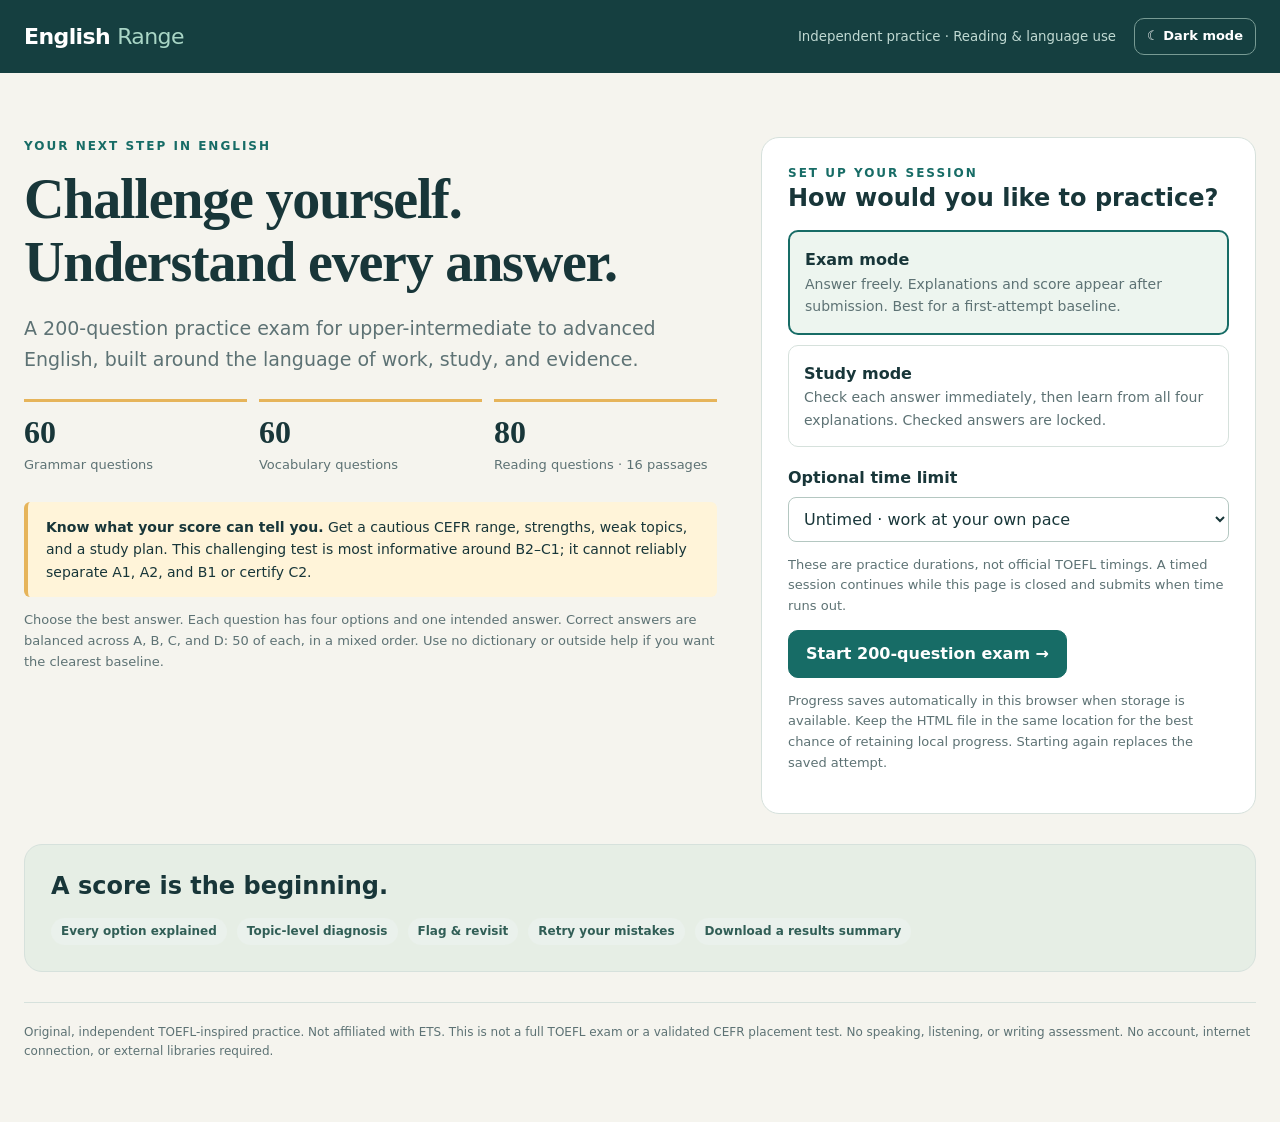
<file: english-range-practice-2026.html>
<!doctype html>
<html lang="en"><head><meta charset="utf-8"><meta name="viewport" content="width=device-width,initial-scale=1"><meta name="robots" content="noindex, nofollow, noarchive"><meta name="theme-color" content="#153f40"><title>English Range · 200-question practice exam</title>
<style>
:root{--ink:#183639;--muted:#5d7274;--teal:#176c66;--paper:#f5f4ee;--line:#d6e1dc;--good:#176944;--bad:#a63330;--gold:#e6b45a}*{box-sizing:border-box}body{margin:0;background:var(--paper);color:var(--ink);font:16px/1.6 system-ui,-apple-system,Segoe UI,sans-serif}button,select{font:inherit}button{cursor:pointer}button:disabled{cursor:default;opacity:.45}button:focus-visible,a:focus-visible,select:focus-visible,summary:focus-visible{outline:3px solid #ba7414;outline-offset:4px}button{border:1px solid var(--line);border-radius:10px;background:white;color:var(--ink);padding:10px 17px;font-weight:650;transition:background .15s}button:hover:not(:disabled){background:#e9f1ec}.primary{background:var(--teal);color:white;border-color:var(--teal)}.primary:hover:not(:disabled){background:#125750}.danger{color:var(--bad)}header{background:#153f40;color:white;padding:18px max(24px,calc((100vw - 1240px)/2));display:flex;align-items:center;justify-content:space-between;gap:20px}.brand{font-weight:800;letter-spacing:-.6px;font-size:22px}.brand span{font-weight:400;color:#a9d6c6}.eyebrow{text-transform:uppercase;letter-spacing:2px;font-size:12px;font-weight:800;color:var(--teal)}header small{color:#c0d9d2}main{max-width:1288px;margin:auto;padding:34px 24px 60px}h1{font:700 clamp(32px,5vw,56px)/1.12 Georgia,serif;letter-spacing:-1.2px;margin:12px 0 20px}h2{font-size:24px;line-height:1.3;margin:0 0 16px}h3{font-size:18px;margin:12px 0}.muted{color:var(--muted)}.lead{font-size:19px;max-width:720px}.hero{display:grid;grid-template-columns:1.4fr 1fr;gap:44px;padding:30px 0}.panel{background:white;border:1px solid var(--line);border-radius:18px;padding:26px}.green{background:#e6eee5}.metrics{display:grid;grid-template-columns:repeat(3,1fr);gap:12px;margin:25px 0}.metric{border-top:3px solid var(--gold);padding-top:12px}.metric strong{display:block;font:700 32px Georgia,serif}.metric span{font-size:13px;color:var(--muted)}.choice-mode{width:100%;text-align:left;display:block;margin:10px 0;padding:15px}.choice-mode[aria-pressed=true]{border:2px solid var(--teal);background:#edf5ef}.choice-mode span{display:block;font-weight:400;font-size:14px;color:var(--muted)}label{display:block;font-weight:650;margin:18px 0 6px}select{width:100%;padding:11px;border:1px solid #b4c7c1;background:white;border-radius:8px;color:var(--ink)}.row{display:flex;gap:10px;align-items:center;flex-wrap:wrap}.spread{justify-content:space-between}.notice{background:#fff4d9;border-left:4px solid var(--gold);padding:14px 18px;border-radius:6px;font-size:14px}.fine{font-size:13px;color:var(--muted)}.topbar{display:flex;justify-content:space-between;align-items:center;gap:15px;margin-bottom:18px}.progress{height:7px;background:#dbe5dd;border-radius:10px;overflow:hidden;margin:12px 0 25px}.progress i{display:block;height:100%;background:var(--teal)}.exam-layout{display:grid;grid-template-columns:250px minmax(0,1fr);gap:24px;align-items:start}.sidebar{position:sticky;top:18px;padding:18px}.grid{display:grid;grid-template-columns:repeat(5,1fr);gap:6px;margin:15px 0;max-height:440px;overflow-y:auto;padding:4px}.grid button{padding:6px 0;font-size:12px;border-radius:6px;position:relative}.grid button.done{background:#dfece5;border-color:#b8d2c6}.grid button.current{outline:2px solid var(--teal);outline-offset:1px;font-weight:900}.grid button.flag:after{content:'★';font-size:9px;position:absolute;top:-4px;right:0;color:#9b6812}.grid button.bad{background:#fbe4e1;border-color:#ebc0ba}.grid button.good{background:#d7eddf;border-color:#a6ccb3}.badge{display:inline-block;padding:4px 10px;border-radius:20px;background:#eaf1ec;color:#315e56;font-size:12px;font-weight:750}.question{font-size:21px;line-height:1.5;margin:18px 0 24px}.option{display:flex;gap:14px;text-align:left;width:100%;align-items:center;margin:11px 0;padding:15px;font-weight:450;line-height:1.5}.letter{border:1px solid #bdcec6;border-radius:7px;min-width:31px;text-align:center;font-size:13px;padding:3px}.option.selected{border:2px solid var(--teal);background:#edf5ef;padding:14px}.option.correct{border:2px solid var(--good);background:#edf7ef;padding:14px}.option.wrong{border:2px solid var(--bad);background:#fff0ec;padding:14px}.option:disabled{opacity:1;color:var(--ink)}.opt-text{flex:1}.status{font-size:12px;font-weight:750}.feedback{margin:22px 0;padding:20px;background:#f4f7f2;border-radius:12px}.explanation{padding:12px 0;border-top:1px solid var(--line);font-size:14px}.explanation strong{display:block;margin-bottom:3px}.good-text{color:var(--good)}.bad-text{color:var(--bad)}.passage{background:#faf9f3;border:1px solid #e3dfcb;border-radius:12px;padding:20px;margin:20px 0}.passage p{font:18px/1.85 Georgia,serif;margin:12px 0 0;white-space:pre-line}.passage summary{cursor:pointer;font-weight:750}.bottom-nav{margin-top:24px;border-top:1px solid var(--line);padding-top:20px}.result-hero{background:#153f40;color:white;border-radius:18px;padding:30px;margin-bottom:22px;display:grid;grid-template-columns:auto 1fr;gap:35px;align-items:center}.score{font:700 60px/1 Georgia,serif}.result-hero .muted{color:#bdd4cd}.result-hero h1{font-size:36px;margin:10px 0}.result-grid{display:grid;grid-template-columns:1fr 1fr;gap:22px;margin:22px 0}.scale{display:grid;grid-template-columns:repeat(6,1fr);gap:6px;margin:20px 0}.scale div{padding:10px 2px;text-align:center;border:1px solid var(--line);border-radius:8px;color:var(--muted);font-size:13px}.scale div.active{background:var(--teal);color:white}.bars .bar{margin:17px 0}.bar-head{display:flex;justify-content:space-between;font-size:14px;gap:10px}.track{height:9px;border-radius:10px;background:#e9eeea;margin-top:7px;overflow:hidden}.track i{display:block;height:100%;background:var(--teal)}table{border-collapse:collapse;width:100%;font-size:14px}th,td{text-align:left;border-bottom:1px solid var(--line);padding:11px 8px}th{font-size:12px;color:var(--muted)}.table-wrap{overflow-x:auto}.plan li{margin:13px 0}footer{border-top:1px solid var(--line);margin-top:30px;padding-top:20px;font-size:12px;color:var(--muted)}.sr{position:absolute;width:1px;height:1px;overflow:hidden;clip:rect(0,0,0,0)}.timer{font-variant-numeric:tabular-nums}.timer.urgent{color:var(--bad);font-weight:800}#storage-warning{max-width:1240px;margin:16px auto}dialog{border:1px solid var(--line);border-radius:16px;max-width:470px;padding:26px;color:var(--ink)}dialog::backdrop{background:#102f3266}a{color:var(--teal)}
@media(max-width:850px){.hero{grid-template-columns:1fr;gap:20px}.exam-layout{grid-template-columns:1fr}.sidebar{position:static}.sidebar .grid{grid-template-columns:repeat(10,1fr);max-height:180px}.result-grid{grid-template-columns:1fr}.result-hero{gap:20px}.hero{padding-top:0}}
@media(max-width:520px){main{padding:22px 14px}.panel{padding:18px}header{padding:15px}.brand{font-size:19px}header small{display:none}.question{font-size:19px}.result-hero{grid-template-columns:1fr}.score{font-size:48px}.option{padding:12px}.option.selected,.option.correct,.option.wrong{padding:11px}.status{max-width:65px}.scale div{font-size:11px}.topbar{align-items:flex-start}.metrics{gap:8px}}
@media print{header,.sidebar,.bottom-nav,.actions,footer,#storage-warning{display:none!important}main{padding:0}.panel{break-inside:avoid}.result-grid{display:block}.result-grid .panel{margin:15px 0}body{background:white}.result-hero{background:white;color:black;border:1px solid #aaa}.result-hero .muted{color:#333}}
:root[data-theme="dark"]{color-scheme:dark;--ink:#e0eae5;--muted:#a6bcb7;--teal:#71c8b8;--paper:#101a1d;--line:#35484a;--good:#88d5a5;--bad:#ffaaa0;--gold:#d8ad64}
[data-theme="dark"] .panel{background:#19282c}
[data-theme="dark"] .green{background:#1c3331}
[data-theme="dark"] button,[data-theme="dark"] select{background:#203236;color:var(--ink);border-color:#40595a}
[data-theme="dark"] button:hover:not(:disabled){background:#30484a}
[data-theme="dark"] .primary{background:#87d3c0;color:#102c2b;border-color:#87d3c0}
[data-theme="dark"] .primary:hover:not(:disabled){background:#a2e2d2}
[data-theme="dark"] .choice-mode[aria-pressed="true"],[data-theme="dark"] .option.selected{background:#24453f;border-color:#8bd9c7}
[data-theme="dark"] .notice{background:#352e20;color:#eee0c1}
[data-theme="dark"] .progress,[data-theme="dark"] .track{background:#33464a}
[data-theme="dark"] .badge{background:#2a4540;color:#bde9dc}
[data-theme="dark"] .passage{background:#242d2b;border-color:#4c5544}
[data-theme="dark"] .feedback{background:#1c3331}
[data-theme="dark"] .letter{border-color:#68827b}
[data-theme="dark"] .option.correct{background:#1f3c2d;border-color:#88d5a5}
[data-theme="dark"] .option.wrong{background:#422c2a;border-color:#ffaaa0}
[data-theme="dark"] .grid button.done,[data-theme="dark"] .grid button.good{background:#294c3e;border-color:#537e69}
[data-theme="dark"] .grid button.bad{background:#4b302e;border-color:#93605a}
[data-theme="dark"] .grid button.flag:after{color:#ffd48d}
[data-theme="dark"] .scale div.active{background:#87d3c0;color:#102c2b}
[data-theme="dark"] dialog{background:#19282c;color:var(--ink)}
.theme-toggle{background:transparent;color:white;border-color:#789b94;white-space:nowrap;font-size:13px;padding:7px 12px}
.theme-toggle:hover:not(:disabled){background:#2a5956}
.header-tools{display:flex;align-items:center;gap:18px}
@media print{[data-theme="dark"]{--ink:#183639;--muted:#5d7274;--line:#d6e1dc;--teal:#176c66}[data-theme="dark"] body,[data-theme="dark"] .panel,[data-theme="dark"] .feedback,[data-theme="dark"] .passage{background:white;color:black}[data-theme="dark"] .notice{background:#faf5e6;color:#333}}

</style></head><body><header><div class="brand">English <span>Range</span></div><div class="header-tools"><small>Independent practice · Reading & language use</small><button id="theme-toggle" class="theme-toggle" aria-pressed="false">☾ Dark mode</button></div></header><div id="storage-warning" class="notice" hidden>Browser storage is unavailable. Keep this page open to retain this attempt, and download your results when you finish.</div><main id="app"></main><dialog id="confirm-dialog"><h2 id="dialog-title"></h2><p id="dialog-text"></p><div class="row"><button id="dialog-cancel">Cancel</button><button id="dialog-ok" class="primary">Continue</button></div></dialog><div class="sr" id="announce" aria-live="polite"></div>
<script>
function applyTheme(theme){document.documentElement.dataset.theme=theme;const b=document.getElementById('theme-toggle');if(b){b.textContent=theme==='dark'?'☀ Light mode':'☾ Dark mode';b.setAttribute('aria-pressed',String(theme==='dark'));b.setAttribute('aria-label',theme==='dark'?'Switch to light mode':'Switch to dark mode')}}
let savedTheme=null;try{savedTheme=localStorage.getItem('english-range-theme')}catch(e){}
applyTheme(savedTheme==='dark'||savedTheme==='light'?savedTheme:window.matchMedia?.('(prefers-color-scheme: dark)').matches?'dark':'light');
document.getElementById('theme-toggle').addEventListener('click',()=>{const t=document.documentElement.dataset.theme==='dark'?'light':'dark';applyTheme(t);try{localStorage.setItem('english-range-theme',t)}catch(e){}});

const grammar = [
['By the time the auditors arrive tomorrow, we ___ the accounts.','will have reconciled','have reconciled','will reconcile','had reconciled','The future perfect describes completion before a future reference point: tomorrow’s arrival.','The present perfect connects a past action to now, not completion by a future deadline.','The simple future predicts an action but does not express the required prior completion.','The past perfect requires a past reference point, whereas the arrival is tomorrow.'],
['If the supplier had warned us earlier, we ___ facing a shortage now.','would not be','would not have been','will not be','had not been','This mixed conditional links an unreal past condition to a present result.','This would place the result in the past, but “now” makes the result present.','Will does not fit the unreal past condition.','The result clause needs would; the past perfect cannot express this present hypothetical result.'],
['Not until the final interview ___ how demanding the position would be.','did I realize','I realized','had I realize','I did realize','Fronted “not until” requires subject–auxiliary inversion: did I realize.','Normal word order is inappropriate after the fronted negative expression.','Had must be followed by a past participle, not realize.','Adding did without inversion does not satisfy the construction.'],
['The director insisted that every applicant ___ assessed against the same criteria.','be','is','was','has been','The mandative subjunctive uses the base form after a demand: insisted that ... be.','The indicative is does not express the formal demand construction targeted here.','Was would describe a past state rather than the required assessment.','Has been reports completed assessment rather than what the director requires.'],
['___ the budget constraints, the team delivered a reliable prototype.','Despite','Although','Even though','Nevertheless','Despite is a preposition followed here by the noun phrase “the budget constraints.”','Although needs a clause with a subject and verb.','Even though also requires a clause, not this noun phrase.','Nevertheless is a linking adverb and cannot introduce this noun phrase as a concession.'],
['The equipment, together with its spare parts, ___ stored in a secure room.','is','are','have been','were','The subject equipment is an uncountable singular noun; “together with” does not change agreement.','Spare parts is inside an accompanying phrase, not the grammatical subject.','Have agrees with a plural subject, but equipment is singular.','Were likewise requires a plural subject in this factual sentence.'],
['I would rather you ___ the client before changing the schedule.','consulted','consult','will consult','have consulted','Would rather + a different subject takes the past form for a present or future preference.','The base form follows would rather only when there is no separate subject: I would rather consult.','Will is not used in this preference construction.','The present perfect does not fit this construction.'],
['The policy is intended to prevent sensitive information from ___.','being disclosed','disclosing','be disclosed','having disclosed','After from, use an -ing form; information receives the action, so use being disclosed.','Disclosing is active and would make the information perform the action.','A bare infinitive cannot follow the preposition from.','Having disclosed is active and suggests that information has disclosed something.'],
['Had we known about the road closure, we ___ a different route.','would have taken','would take','had taken','will have taken','Had we known means if we had known; the past counterfactual result uses would have + participle.','Would take normally describes a present or future hypothetical result.','Had taken lacks the modal required in the result of this counterfactual.','Will have taken is future perfect, incompatible with this unreal past result.'],
['The report contains several proposals, none of ___ has yet been approved.','which','them','that','what','Which introduces a relative clause after “none of,” referring to proposals.','Them would create a comma splice here; it needs a new independent clause or conjunction.','That cannot follow a preposition in this non-defining relative clause.','What cannot refer back to an explicit antecedent such as proposals.'],
['No sooner had the presentation begun ___ the projector failed.','than','when','then','that','The fixed correlative construction is no sooner ... than.','When pairs with hardly/scarcely ... when, not no sooner.','Then is an adverb, not the required conjunction.','That does not complete this fixed construction.'],
['It is essential that the revised figures ___ before publication.','be verified','are verifying','have verified','to be verified','Essential that introduces a mandative clause; passive be verified expresses the required action.','Are verifying is active, making the figures do the checking.','Have verified is also active and lacks an object.','A that-clause needs a finite or subjunctive verb, not a to-infinitive.'],
['She denied ___ confidential documents to a competitor.','having sent','to have sent','to send','have sent','Deny takes an -ing complement; having sent emphasizes that the alleged action was earlier.','Deny does not take a to-infinitive complement.','To send is not the complement pattern used after deny.','Have sent without an -ing ending cannot serve as this verb’s complement.'],
['The more carefully the instructions are written, ___ errors users make.','the fewer','the less','fewer','the fewest','The comparative correlation is the more ... the fewer; errors is countable.','Less normally modifies uncountable quantities, not the plural errors.','The paired comparative requires the before fewer.','Fewest is superlative, not the comparative required by this correlation.'],
['You ___ have booked a taxi; I had already arranged a car for you.','need not','must not','would not','could not','Need not have + participle means an action was unnecessary; the car was already arranged.','Must not have usually expresses a negative deduction in this context, not lack of necessity.','Would not have expresses a hypothetical result or refusal, not unnecessary action.','Could not have expresses inability or impossibility, not lack of need.'],
['The candidate spoke as though she ___ the department for years, although she had joined only a week earlier.','had led','has led','will lead','is leading','As though + past perfect expresses the appearance of an earlier experience contradicted by the context.','The present perfect is inconsistent with the past narrative and imagined earlier experience.','Future leadership does not explain an impression based on years of experience.','The present continuous describes an ongoing current action rather than imagined prior experience.'],
['Only after all references have been checked ___ a final offer.','will we make','we will make','we make','we have made','Fronted only after triggers inversion in the main clause: will we make.','This has normal word order where inversion is required.','This lacks the required inversion and future meaning.','This has neither inversion nor the appropriate future reference.'],
['The software needs ___ before it can be released.','testing','to testing','tested','be tested','Need + -ing has passive meaning: needs testing means needs to be tested.','To followed by an -ing form does not fit this use of need.','A past participle alone cannot complement needs in standard formal English.','The passive infinitive would require to: needs to be tested.'],
['I regret ___ you that your application was unsuccessful.','to inform','informing yesterday','having informed already','inform','Regret to inform introduces unwelcome news that the speaker is now delivering.','This would express regret about a past act of informing and has awkward adverb placement.','This refers to an earlier notification, not the present announcement.','Regret cannot be followed by this bare infinitive.'],
['The manager had the faulty laptops ___ by an external technician.','repaired','repair','repairing','to repair','Have + object + past participle expresses arranging for someone else to do a service.','The laptops cannot perform the repair, and this form is not passive.','Repairing would make the laptops the agents of an ongoing action.','This causative pattern does not take to + infinitive after the object.'],
['Were the company to expand abroad, it ___ additional legal advice.','would need','will need','had needed','has needed','Were ... to is an inverted hypothetical conditional and takes would in the result.','Will does not match the hypothetical were ... to condition.','Past perfect does not express the hypothetical consequence.','Present perfect reports a real past need rather than a hypothetical future one.'],
['There is little prospect of the dispute ___ this week.','being resolved','resolving it','to be resolved','has been resolved','Of takes an -ing complement, and the dispute receives the action: being resolved.','This active construction would make the dispute resolve something else.','A to-infinitive cannot directly follow of.','A finite present-perfect clause cannot directly follow of this way.'],
['The consultant recommended ___ the launch until the security review was complete.','postponing','to postpone','postpone','to postponing','Recommend commonly takes an -ing complement when no object or that-clause follows.','Recommend does not take a simple to-infinitive in this pattern.','A bare infinitive cannot directly complement recommended here.','No preposition to is licensed before the -ing complement in this sentence.'],
['Every one of the proposals ___ a detailed cost estimate.','includes','include','have included','are including','Every one is singular even though the following of-phrase contains a plural noun.','Include does not agree with singular every one.','Have does not agree with singular every one.','Are does not agree with the singular head of the subject.'],
['The building ___ roof was damaged has been temporarily closed.','whose','which','that','whom','Whose expresses possession and can refer to things as well as people.','Which alone cannot express the possessive relationship with roof.','That cannot function as a possessive determiner before roof.','Whom refers to people as objects and does not express possession.'],
['We will approve the request provided that the supporting documents ___ complete.','are','will be','would be','had been','In this future condition, the present simple follows provided that.','Will is generally not used for a neutral future condition after provided that.','Would would introduce hypothetical modality absent from this real condition.','Past perfect conflicts with the prospective approval and present/future requirement.'],
['Scarcely ___ the office when the emergency call came through.','had she left','she had left','did she left','has she leave','Fronted scarcely requires inversion; the past perfect marks the action just completed.','The subject and auxiliary must invert after fronted scarcely.','Did must be followed by leave, not left; the intended sequence also uses past perfect.','Has requires left, and the present perfect does not fit this past sequence.'],
['The evidence was not strong enough ___ a definitive conclusion.','to support','supporting','for support','that supported','Enough + to-infinitive expresses the threshold required for an action.','An -ing form does not complete strong enough in this meaning.','For support does not link the evidence to the object “a definitive conclusion.”','This relative clause cannot complete the enough construction.'],
['He objected to ___ expected to work every weekend.','being','be','have been','is','To is a preposition in object to, so it takes being rather than an infinitive.','The bare form be cannot follow this prepositional to.','Have been would need having been after a preposition.','A finite verb is cannot directly follow objected to.'],
['If I ___ you, I would ask for the terms in writing.','were','am','had been','would be','If I were you is the conventional unreal conditional used for advice.','Am presents a real condition, whereas this identity is hypothetical.','Had been shifts the hypothetical situation into the past.','Would normally belongs in the result clause, not this if-clause.'],
['The survey, ___ was conducted anonymously, attracted unusually frank responses.','which','that','what','whose','A non-defining relative clause referring to a thing uses which.','That does not introduce non-defining relative clauses in standard English.','What cannot follow an explicit antecedent in this way.','Whose needs a following noun to show possession.'],
['By last December, she ___ on the project for nearly three years.','had been working','has been working','is working','will have worked','The past perfect continuous describes duration leading up to a past reference point.','Present perfect links duration to now, not last December.','Present continuous conflicts with the past reference point.','Future perfect conflicts with the explicitly past deadline.'],
['The board is considering whether ___ the contract.','to renew','renewing','renew','that renews','Whether + to-infinitive expresses a decision between alternatives.','Whether cannot take a lone -ing phrase as its complement here.','The bare infinitive requires to in this construction.','Whether that renews does not form a meaningful decision complement.'],
['Not only ___ the deadline, but she also reduced costs.','did she meet','she met','she did meet','had she meet','Fronted not only triggers auxiliary–subject inversion; did takes meet.','Normal word order is not used after this fronted negative expression.','Emphatic did without inversion is still incorrect here.','Had requires the participle met, not meet.'],
['The new procedure allows applications ___ more efficiently.','to be processed','being processed','to process themselves','be processing','Allow + object + passive infinitive expresses what may be done to the applications.','Allow does not take object + being in this construction.','Applications do not process themselves; the intended relationship is passive.','This lacks to and incorrectly makes applications the agents of processing.'],
['___ completed the training, all recruits must pass a practical assessment.','Having','Have','Had','To have','Having completed is a participle clause showing an action completed before the main action.','Have cannot head this detached participle clause.','Had would need a subject and a different clause structure.','To have completed expresses an infinitival idea and does not establish this completed sequence.'],
['The instructions were so ambiguous ___ several users interpreted them differently.','that','as','than','what','So + adjective + that introduces a result clause.','So ... as does not introduce this finite result clause.','Than belongs in comparative structures, not so ... result clauses.','What cannot introduce the intended result clause.'],
['It is high time the organization ___ its outdated policies.','revised','revises','will revise','has revised','It is high time + subject takes the past form to express an overdue present action.','Present simple does not fit this idiomatic construction.','Will is not used after it is high time in this pattern.','Present perfect suggests completed action rather than an overdue change.'],
['Neither the supervisor nor the technicians ___ available at the moment.','are','is','has been','was','With neither ... nor, agreement commonly follows the nearer subject, technicians, which is plural.','Is does not agree with the nearer plural subject.','Has likewise fails to agree with technicians.','Was is singular and also clashes with at the moment.'],
['The memo explains ___ employees should report suspected fraud.','how','that how','what to','which','How introduces an embedded question about the reporting procedure.','That and how cannot jointly introduce this embedded question.','What to cannot precede the finite clause employees should report.','Which requires a choice or noun relationship that this sentence does not provide.'],
['The proposal is worth ___ in greater detail.','examining','to examine','be examined','examine','Worth takes an -ing complement, often with passive meaning.','Worth does not take a to-infinitive in this construction.','A bare passive infinitive cannot follow worth.','A bare infinitive cannot complement worth here.'],
['She asked me where ___ the previous day.','I had worked','had I worked','did I work','I have worked','An indirect question uses statement word order; past perfect locates the work before her question.','Indirect questions do not invert subject and auxiliary.','This is direct-question order and does not express the earlier past clearly.','Present perfect is incompatible with the finished time the previous day.'],
['The contract cannot be amended without both parties ___ their consent.','giving','to give','give','have given','Without is a preposition, so the following non-finite clause uses an -ing verb.','A to-infinitive cannot follow without in this structure.','A bare infinitive cannot follow without.','A finite present-perfect clause cannot follow without directly.'],
['I wish I ___ more attention during yesterday’s briefing.','had paid','paid','would pay','have paid','Wish + past perfect expresses regret about a completed past event.','Past simple after wish usually refers to an unreal present situation.','Would pay concerns desired future behavior, not regret about yesterday.','Present perfect is not used for this counterfactual past regret.'],
['The CEO is believed ___ the resignation before the news became public.','to have accepted','to accept tomorrow','accepting','having accepted','A reporting passive uses a perfect infinitive for an action earlier than the reporting point.','Tomorrow contradicts before the news became public and does not express prior acceptance.','Is believed requires an infinitive in this personal reporting construction.','A perfect participle cannot replace the required perfect infinitive.'],
['Much as I ___ your concern, we cannot waive the requirement.','understand','understanding','to understand','understood it','Much as + subject + finite verb introduces a concession: although I understand.','An -ing form cannot serve as the finite verb after I.','A to-infinitive cannot serve as the finite verb here.','It would duplicate the object your concern and make the clause ungrammatical.'],
['The deadline has been extended, ___ gives us time to check the figures.','which','what','that','it','Which can introduce a non-defining relative clause commenting on the entire preceding clause.','What cannot refer back to a complete preceding clause in this construction.','That cannot introduce this non-defining relative clause.','It would create two independent clauses joined only by a comma.'],
['She is accustomed to ___ under considerable pressure.','working','work','have worked','be working','Be accustomed to takes a noun or -ing form because to is a preposition.','This is not an infinitival to, so the base form work is unsuitable.','Have worked would need an -ing form after the preposition.','Be working cannot follow the preposition without becoming being, and is unnecessary here.'],
['Unless the client ___ by noon, we will proceed with the original plan.','objects','will object','would object','had objected','Unless introduces a real future condition and normally takes the present simple.','Will is not used for a neutral future event in this unless-clause.','Would introduces an unreal condition inconsistent with will proceed.','Past perfect does not match the present/future deadline.'],
['___ difficult the task may seem, it can be completed with careful planning.','However','Although','Despite','Whatever','However + adjective + subject + verb means no matter how difficult.','Although would require a different order: although the task may seem difficult.','Despite takes a noun phrase or -ing form, not this clause pattern.','Whatever modifies a noun or stands alone; it does not modify difficult this way.'],
['The interview lasted ___ than I had expected.','considerably longer','considerable longer','more longer','the longest','An adverb such as considerably can intensify a comparative adjective or adverb.','Considerable is an adjective and cannot modify longer here.','More longer is a double comparative.','Longest is superlative and does not fit than.'],
['All candidates are required ___ proof of their qualifications.','to provide','providing','provide','to providing','Be required is followed by a to-infinitive specifying the obligation.','An -ing form does not complement are required in this pattern.','The passive construction requires to before provide.','To is infinitival here, so it requires the base form provide.'],
['It was the unexpected maintenance costs ___ made the proposal unviable.','that','what','whose','whom','An it-cleft uses it was ... that to emphasize the cause.','What cannot serve as the linker after an explicit focused noun phrase here.','Whose would require a following noun expressing possession.','Whom is an object form for people, whereas costs is the subject of made.'],
['The analyst warned us against ___ conclusions from such a small sample.','drawing','to draw','draw','having draw','Warn against takes an -ing complement after the preposition against.','To draw cannot follow against.','The base form draw cannot follow this preposition.','Having requires the participle drawn, not draw.'],
['Should you ___ further assistance, please contact the help desk.','require','required','requiring','to require','Should you require is an inverted conditional meaning if you require; modals take a base verb.','A modal cannot be followed by a simple past form here.','Should does not directly take an -ing form.','Should takes a bare infinitive, not a to-infinitive.'],
['The results suggest that the intervention ___ effective, but further trials are needed.','is','be','being','to be','Suggest here means indicate evidence, so it takes an indicative clause rather than a mandative subjunctive.','Be would suit a recommendation, but these results indicate a finding.','Being cannot serve as the finite verb of this that-clause.','To be cannot serve as the finite verb of this that-clause.'],
['We stopped ___ lunch after driving for four hours.','to have','having','have','to having','Stop + to-infinitive means interrupt one activity in order to do another.','Stopped having lunch would mean discontinued the lunch itself.','Stop cannot take a bare infinitive in this pattern.','The purpose infinitive uses to have, not to having.'],
['There were ___ applicants for the specialist role than for the general role.','fewer','less','little','least','Applicants is a plural count noun, so the standard formal comparative is fewer.','Less is normally used for uncountable amounts in formal English.','Little is neither the needed comparative nor appropriate for plural count nouns.','Least is a superlative and cannot complete this than-comparison.'],
['The team must submit the report by Friday, ___ the review will be delayed.','otherwise','although','despite','whereas','Otherwise means if not and introduces the consequence of missing the deadline.','Although introduces a concession, not this conditional consequence.','Despite cannot introduce a finite clause directly.','Whereas contrasts facts rather than expressing the consequence of non-compliance.'],
['___ by the inconsistencies in the data, the researcher repeated the experiment.','Concerned','Concerning','Having concern','To concern','Concerned is a passive participle describing the researcher’s reaction to the inconsistencies.','Concerning is active and would mean the researcher causes concern.','Having concern does not combine with by in this way; one has concern about something.','To concern is an active infinitive and cannot express the researcher’s reaction here.']
];

const vocabulary = [
['The two witness accounts were inconsistent, so the investigator sought independent evidence to corroborate one of them. What does “corroborate” mean?','support with additional evidence','interpret in a new way','replace with a fuller account','challenge through questioning','Corroborate means confirm or strengthen an account using additional evidence.','Interpret means explain meaning, not establish support.','Replacing an account does not verify it.','Challenging questions may test an account, but corroborating specifically supports it.'],
['The proposed safeguards should mitigate the risk of data loss. What does “mitigate” mean?','reduce the severity of','calculate the likelihood of','remove every possibility of','transfer responsibility for','Mitigate means lessen harm or risk without necessarily eliminating it.','Calculating risk is assessing it, not mitigating it.','Complete elimination is stronger than mitigation.','Transferring responsibility does not necessarily reduce the risk.'],
['Given the limited funding, the original timetable is no longer feasible. What does “feasible” mean?','practicable under the circumstances','desirable to the stakeholders','consistent with past practice','likely to attract attention','Feasible means capable of being carried out with available resources.','A plan can be desirable but impossible to execute.','Following past practice does not establish practical possibility.','Public attention is unrelated to whether the timetable can be achieved.'],
['The findings are preliminary and should not yet guide national policy. “Preliminary” means:','initial and subject to further work','confidential until formally approved','contradictory in their implications','unimportant to the main investigation','Preliminary findings come early and may change as research continues.','Preliminary does not itself imply secrecy.','Early findings can be consistent; contradiction is a separate issue.','Early findings may be highly important despite not being final.'],
['The new evidence undermines the assumption that demand will remain stable. “Undermines” means:','weakens the basis for','provides a qualification to the wording of','conceals the origin of','establishes the accuracy of','To undermine an assumption is to weaken its credibility or support.','A wording qualification may leave the assumption intact; undermining targets its support.','Concealing origins does not express weakening credibility.','Establishing accuracy is the opposite of undermining.'],
['The chair offered a concise account of the negotiations. “Concise” means:','brief but containing the essential information','simplified by omitting all technical terms','organized strictly in chronological order','detailed enough to include every exchange','Concise communication conveys what matters in few words.','Concise writing can include technical terms when they are necessary.','Chronological organization does not guarantee brevity.','Every exchange would generally create exhaustive rather than concise coverage.'],
['The company remained solvent despite a sharp fall in revenue. “Solvent” means:','able to meet its financial obligations','able to increase its market share','free from all outstanding debt','protected from fluctuations in demand','Solvency concerns the ability to meet financial obligations.','Market share can fall while a company remains solvent.','Solvent companies can have debt they are able to service.','Solvency does not mean demand cannot fluctuate.'],
['The committee reached a consensus after revising the disputed clause. “Consensus” means:','general agreement among the participants','a decision imposed by the chair','an agreement to postpone a decision','a narrow victory in a formal vote','Consensus is broad shared agreement, though not necessarily identical views on every detail.','An imposed decision need not reflect shared agreement.','Postponement leaves the substantive decision unresolved.','A narrow majority is not the same as general agreement.'],
['Her response was deliberately ambiguous. “Ambiguous” means:','open to more than one interpretation','expressed in unnecessarily harsh terms','unsupported by any relevant evidence','unrelated to the question being asked','Ambiguous language permits multiple meanings.','Harshness concerns tone, not uncertainty of meaning.','A statement can be clear but unsupported.','An irrelevant answer is not necessarily ambiguous.'],
['The additional costs were negligible compared with the total budget. “Negligible” means:','too small to be of practical significance','not disclosed in the original estimate','impossible to predict accurately','incurred because of careless planning','Negligible means so small that it has little practical effect.','Undisclosed costs may be large or small.','Unpredictable does not mean insignificant.','Negligible concerns size, whereas negligent concerns carelessness.'],
['The policy may exacerbate existing inequalities. “Exacerbate” means:','make more severe','bring to public attention','measure more precisely','remove gradually','Exacerbate means worsen an existing problem.','Publicizing a problem does not necessarily worsen it.','Measurement is assessment, not deterioration.','Removing inequalities is the opposite of worsening them.'],
['The panel scrutinized the expenditure records. “Scrutinized” means:','examined closely and critically','arranged according to date','summarized for a wider audience','approved after a routine check','Scrutiny is close, careful examination.','Sorting records may precede scrutiny but is not its meaning.','Summarizing condenses information rather than critically checking it.','Approval is a possible outcome, not the examination itself.'],
['The evidence is compelling, although it is not conclusive. “Compelling” means:','strongly persuasive','legally binding','statistically complete','difficult to obtain','Compelling evidence strongly persuades even if it does not settle the matter completely.','Evidence can persuade without imposing a legal obligation.','Compelling does not guarantee complete coverage or certainty.','Difficulty of collection does not determine persuasive strength.'],
['The agency adopted a pragmatic approach to implementation. “Pragmatic” means:','focused on what works in practice','guided exclusively by established theory','designed mainly to satisfy formal etiquette','opposed to compromise on principle','Pragmatic decisions emphasize practical results and circumstances.','Exclusive reliance on theory is not the practical emphasis of pragmatic.','Etiquette concerns manners, not practical effectiveness.','Pragmatism often permits compromise rather than rejecting it categorically.'],
['The forecast rests on the premise that energy prices will remain stable. “Premise” means:','an assumption on which reasoning is based','a conclusion supported by the forecast','a reservation about the final result','a promise made to the investors','A premise is a starting assumption or proposition in an argument.','The premise supports the forecast; it is not its resulting conclusion.','A reservation is a concern or qualification, not the foundation.','A premise is not a promise or commitment.'],
['The revised proposal is contingent on regulatory approval. “Contingent on” means:','dependent on','in conflict with','equivalent to','independent of','Contingent on means conditional upon something happening.','The proposal awaits approval; it need not conflict with it.','A proposal is not equivalent to its approval.','Independent of expresses the opposite relationship.'],
['The measure was introduced to curb excessive borrowing. “Curb” means:','restrain or limit','record and classify','compensate for','authorize formally','To curb behavior is to keep it within limits.','Recording borrowing does not itself restrain it.','Compensation addresses consequences rather than limiting behavior.','Authorization permits something rather than restraining it.'],
['The report attributes the decline to reduced consumer confidence. “Attributes ... to” means:','identifies something as a cause of','distinguishes something clearly from','treats something as an exception to','predicts something on the basis of','To attribute an outcome to a factor is to identify that factor as its cause.','Distinguishing separates concepts rather than linking cause and effect.','An exception is a case outside a rule, not a causal explanation.','The report explains an observed decline rather than predicting one.'],
['The minister acknowledged the shortcomings of the scheme. “Shortcomings” means:','defects or limitations','temporary interruptions','unexpected expenses','long-term consequences','Shortcomings are ways in which something falls short of expectations or standards.','An interruption may be a problem, but shortcomings is broader and not necessarily temporary.','Expenses are only one possible issue, not the general meaning.','Consequences may be positive; shortcomings are deficiencies.'],
['The research yielded inconclusive results. “Inconclusive” means:','not sufficient to settle the question','inconsistent with all earlier research','obtained using an invalid method','too complicated to explain clearly','Inconclusive results do not justify a definite conclusion.','They may agree with earlier research but still be insufficient.','A sound method can produce inconclusive evidence.','Complexity and conclusiveness are different properties.'],
['The organization aims to foster collaboration across departments. “Foster” means:','encourage the development of','monitor the frequency of','take responsibility away from','replace existing forms of','Foster means support or encourage growth.','Monitoring observes collaboration but does not necessarily promote it.','Removing responsibility is not the meaning of foster.','Fostering can strengthen existing collaboration rather than replace it.'],
['The benefits must be weighed against the potential drawbacks. “Drawbacks” means:','disadvantages','requirements','alternatives','predictions','Drawbacks are negative features that offset benefits.','Requirements are conditions that must be met, not necessarily disadvantages.','Alternatives are other choices rather than negative features.','Predictions concern future outcomes and need not be negative.'],
['The new system is compatible with our existing infrastructure. “Compatible” means:','able to function effectively together','identical in design and purpose','more advanced in every respect','dependent on complete replacement','Compatible systems work together without problematic conflict.','Systems can work together without being identical.','Compatibility does not establish superiority.','Needing complete replacement would undermine compatibility with existing infrastructure.'],
['The findings challenge the prevailing view of the phenomenon. “Prevailing” means:','most widely accepted at present','most rigorously tested','recently abandoned','held only by specialists','A prevailing view is the dominant or commonly accepted one.','Popular acceptance does not guarantee rigorous testing.','An abandoned view is no longer prevailing.','A specialist-only view is not necessarily dominant.'],
['The firm is reluctant to disclose its pricing strategy. “Reluctant” means:','unwilling or hesitant','unable because of a legal prohibition','unaware of the need','eager but unprepared','Reluctant describes hesitation or lack of willingness.','A legal prohibition can prevent disclosure, but reluctance concerns attitude.','Someone may understand a need and still be reluctant.','Eagerness is the opposite attitude.'],
['The two departments have overlapping responsibilities, creating redundancy. “Redundancy” here means:','unnecessary duplication','a shortage of expertise','a clear division of work','an increase in independence','Overlapping work creates redundant or duplicated effort.','The sentence concerns duplicated responsibilities, not missing expertise.','A clear division would reduce overlap.','Independence does not explain the duplication described.'],
['The reforms were implemented incrementally. “Incrementally” means:','in a series of small stages','without prior consultation','only after a complete redesign','at irregular and unpredictable intervals','Incremental implementation proceeds through gradual additions or steps.','Incremental change can involve extensive consultation.','A complete redesign is not implied by small staged changes.','Stages need not be irregular or unpredictable.'],
['The witness gave a coherent account of the incident. “Coherent” means:','logically connected and understandable','supported by independent witnesses','entirely free of emotional language','identical to the official report','Coherence concerns how clearly and logically the parts fit together.','Independent support would make an account corroborated, not necessarily coherent.','An emotional account can still be logically organized.','Agreement with another report is different from internal coherence.'],
['Access to the records is restricted to authorized personnel. “Restricted” means:','limited','recommended','delegated','guaranteed','Restricted access is limited to a specified group.','Recommended access would be a suggestion rather than a limitation.','Delegation transfers duties, not simply limits access.','A guarantee promises access rather than describing its limits.'],
['The manager’s comments were construed as criticism. “Construed” means:','interpreted','withdrawn','substantiated','repeated','To construe words in a certain way is to interpret their meaning.','Withdrawing comments retracts them rather than interprets them.','Substantiating provides evidence, not meaning.','Repeating comments does not explain how they were understood.'],
['Several factors converged to produce the shortage. “Converged” means:','came together','cancelled one another out','were deliberately concealed','became less significant','Converging factors come together to contribute to an outcome.','Cancellation would neutralize effects rather than jointly produce a shortage.','Convergence does not imply concealment.','Converging factors can become more consequential, not less.'],
['The scheme is intended to alleviate congestion in the city center. “Alleviate” means:','make less severe','redistribute without reducing','predict more accurately','investigate the causes of','Alleviate means ease a burden or problem.','Redistribution alone may leave the overall problem just as severe.','Prediction anticipates congestion rather than easing it.','Investigation may inform a solution but is not itself alleviation.'],
['The distinction is subtle but important. “Subtle” means:','not immediately obvious','based on weak evidence','irrelevant in practice','expressed with certainty','A subtle distinction is fine or difficult to notice.','A subtle distinction can be well supported.','The sentence explicitly says the distinction matters.','Subtlety concerns how noticeable something is, not confidence in it.'],
['The new findings warrant further investigation. “Warrant” means:','provide sufficient reason for','guarantee a successful outcome of','remove the necessity for','set a fixed deadline for','To warrant investigation is to justify undertaking it.','Justification does not guarantee success.','Warranting an investigation supports its need rather than removes it.','Warrant does not specify timing.'],
['The expansion would entail substantial initial expenditure. “Entail” means:','necessarily involve','eventually recover','deliberately postpone','substantially underestimate','Entail means involve as a necessary part or consequence.','Recovering expenditure means earning money back, not incurring it.','Entailing a cost does not mean delaying it.','Underestimation concerns calculation rather than necessary involvement.'],
['The committee deferred its decision pending further evidence. “Deferred” means:','postponed','reversed','delegated','announced conditionally','Deferred means put off until later.','A reversed decision has already been made and then changed.','Delegation transfers the decision to someone else.','Deferral means the decision has not yet been made, not announced.'],
['The claim is plausible but remains unverified. “Plausible” means:','apparently reasonable or believable','demonstrated beyond reasonable doubt','widely repeated despite being false','too vague to evaluate','Plausible claims seem believable even before verification.','Demonstrated claims would not remain unverified.','Plausible does not mean false or widely repeated.','Vagueness is not the meaning of apparent credibility.'],
['The policy has had unintended repercussions for small businesses. “Repercussions” means:','indirect consequences, often negative','formal exemptions from the rules','improvements anticipated in advance','objections submitted before implementation','Repercussions are consequential effects, commonly unwelcome ones.','Exemptions release someone from a rule, rather than describe effects.','Unintended excludes improvements specifically anticipated in advance.','Repercussions arise from an action, not simply objections before it.'],
['The survey may overstate support because dissatisfied customers were less likely to respond. “Overstate” means:','represent as greater than it really is','explain in excessive detail','measure with complete accuracy','express in overly formal language','Overstatement exaggerates the size or strength of something.','A detailed explanation need not exaggerate support.','Accurate measurement would avoid this bias.','Formality is a style issue, not inflation of an estimate.'],
['The candidate demonstrated resilience after several setbacks. “Resilience” means:','an ability to recover and adapt','a tendency to avoid difficult tasks','a refusal to reconsider any decision','an ability to predict every obstacle','Resilience is recovery and adaptation after difficulty.','Avoiding difficulty does not demonstrate recovery from it.','Rigid persistence can prevent adaptation and is not equivalent to resilience.','Resilience does not require predicting all problems.'],
['The regulations stipulate that records must be retained for five years. “Stipulate” means:','specify as a requirement','suggest as a useful option','estimate as a likely outcome','mention as a past practice','Stipulate means lay down a precise condition or requirement.','The word must signals an obligation rather than optional advice.','The regulation prescribes behavior rather than predicts an outcome.','The sentence sets a current requirement rather than recounts history.'],
['The apparent discrepancy between the two totals resulted from a rounding error. “Discrepancy” means:','a difference where agreement was expected','a deliberate attempt to deceive','a similarity caused by chance','a failure to produce either total','A discrepancy is an inconsistency between values expected to match.','A discrepancy can be accidental; deception is not implied.','Similarity is the opposite of the mismatch described.','Both totals exist; the issue is their difference.'],
['The company sought to diversify its sources of revenue. “Diversify” means:','increase their variety','combine them into one source','make them equally profitable','disclose them publicly','Diversification spreads revenue across different types of sources.','Combining everything into one source reduces diversity.','Variety does not guarantee equal profitability.','Disclosure concerns transparency, not variety.'],
['The new law supersedes the previous regulations. “Supersedes” means:','replaces as the governing authority','clarifies without replacing','temporarily suspends enforcement of','extends the geographical reach of','To supersede a rule is to take its place.','Clarification leaves the previous rule in force.','Temporary suspension does not necessarily replace the rule.','Geographical extension changes scope rather than replacing authority.'],
['The proposal was rejected on the grounds that its benefits were speculative. “Speculative” means:','based on uncertain assumptions','limited to a narrow population','already demonstrated on a small scale','too costly to measure','Speculative benefits are conjectural rather than established.','A limited population concerns scope, not certainty.','Demonstrated benefits have evidence, unlike purely speculative ones.','Measurement cost does not determine whether a claim is speculative.'],
['A more nuanced interpretation is needed. “Nuanced” means:','sensitive to fine distinctions','expressed in fewer words','completely neutral in tone','based solely on numerical data','Nuance involves subtle differences, qualifications, and shades of meaning.','Brevity is concision, not nuance.','Neutral tone can coexist with an oversimplified interpretation.','Nuance can emerge from qualitative as well as numerical evidence.'],
['The committee sought to reconcile the competing priorities. “Reconcile” means:','make compatible or bring into agreement','rank one as permanently superior','conceal the disagreement between','replace both with a new objective','Reconciling priorities means finding a way for them to coexist or fit together.','Simply choosing a permanent winner does not reconcile both priorities.','Concealing conflict leaves it unresolved.','Replacing both abandons rather than reconciles the priorities.'],
['The estimate is conservative, allowing for possible delays. “Conservative” here means:','cautious rather than optimistic','based on traditional political beliefs','copied from an earlier estimate','precise enough to rule out uncertainty','In forecasting, conservative describes cautious assumptions that avoid excessive optimism.','The context is estimation, not politics.','A cautious estimate can be newly calculated.','Allowing for delays acknowledges uncertainty rather than removes it.'],
['The benefits are tangible, including shorter waiting times. “Tangible” means:','concrete and observable','likely to emerge only in the distant future','experienced equally by every user','difficult to distinguish from expectations','Tangible benefits are real and identifiable, like measured waiting-time reductions.','Tangible does not imply a distant future benefit.','A benefit can be concrete without being equally distributed.','Tangible contrasts with vague or merely anticipated benefits.'],
['The company has a vested interest in the outcome. “Vested interest” means:','a personal or financial stake','an impartial academic curiosity','a legally required objection','a responsibility to remain neutral','A vested interest is a stake in an outcome that may benefit the interested party.','An impartial observer lacks the personal stake implied here.','A vested interest does not necessarily create a legal objection.','Having a stake may compromise neutrality; it does not mean a duty to remain neutral.'],
['The evidence is consistent with the theory but does not prove it. “Consistent with” means:','compatible with what the theory predicts','identical to the theory in wording','sufficient to rule out all alternatives','collected by the theory’s original author','Evidence consistent with a theory fits its expectations without uniquely confirming it.','Evidence and theory need not have matching wording.','Compatibility alone cannot eliminate alternative explanations.','Who collected the evidence does not define consistency.'],
['The approach is viable only if maintenance costs remain low. “Viable” means:','capable of working successfully','accepted as legally mandatory','unlikely to require adaptation','already preferred by a majority','Viable means able to function or succeed under the specified conditions.','A viable option need not be mandatory.','Viability can depend on future adaptation.','Popularity does not establish practical viability.'],
['The review identified a pervasive lack of accountability. “Pervasive” means:','widespread throughout the organization','confined to senior management','recently discovered but easily corrected','severe in a single isolated case','Pervasive problems are spread widely across a system.','Confinement to one group conflicts with the broad reach of pervasive.','Pervasiveness says nothing about discovery time or ease of repair.','An isolated case is not widespread.'],
['The launch date is tentative. “Tentative” means:','provisional and subject to confirmation','fixed but not publicly announced','later than originally intended','dependent solely on customer demand','A tentative date is proposed rather than firmly settled.','Secrecy does not make a fixed date tentative.','A tentative date may be earlier, later, or unchanged.','Tentative does not identify any single cause of uncertainty.'],
['The agreement precludes either party from disclosing the terms. “Precludes” means:','prevents or rules out','discourages without prohibiting','protects against criticism for','requires prior notice before','Preclude means make impossible or disallow; here it rules out disclosure.','Mere discouragement is weaker than preclusion.','Protection from criticism does not prohibit disclosure.','A notice requirement may allow disclosure, whereas this agreement rules it out.'],
['The report offers a comprehensive assessment. “Comprehensive” means:','covering all major relevant aspects','presented in a highly condensed form','focused on the most favorable evidence','supported entirely by original research','Comprehensive coverage is broad and includes the main relevant areas.','Condensed presentation concerns length, not coverage.','Selecting only favorable evidence would leave important aspects out.','Comprehensive reviews can include previously published research.'],
['The new information prompted a reassessment of the risks. “Prompted” means:','caused or led to','completed in advance of','provided an alternative to','reduced the accuracy of','To prompt a reassessment is to trigger it.','Prompting starts or motivates an action rather than completes it.','The information led to reassessment rather than replaced it.','Prompting says nothing about reduced accuracy.'],
['The conclusion is robust across several different statistical models. “Robust” means:','remaining reliable under varying analytical conditions','dependent on one particularly complex calculation','unaffected by any conceivable future evidence','expressed with unusual confidence','Robust results remain stable when reasonable analytical choices change.','Dependence on one model would weaken this claim of robustness.','Robustness does not make a conclusion immune to all future evidence.','Confidence in language does not establish analytical stability.'],
['The manager’s approval was tacit: she raised no objection and allowed the work to proceed. “Tacit” means:','implied rather than explicitly stated','formally documented in writing','given reluctantly under pressure','limited to a fixed period','Tacit approval is inferred from conduct or silence rather than directly expressed.','Written approval would be explicit.','Tacit describes how approval is communicated, not whether it is reluctant.','No duration is inherent in tacit approval.'],
['The two explanations are not mutually exclusive. “Mutually exclusive” means:','unable to be true at the same time','equally supported by the evidence','dependent on the same assumption','different in their level of detail','Mutually exclusive explanations cannot both hold; the sentence says these two may coexist.','Equal evidential support does not determine whether explanations can coexist.','Sharing an assumption is a different relationship.','Different detail levels can coexist and do not imply exclusion.']
];

const passages = [
{title:'1 · Flexibility and coordination',text:`A software company introduced flexible starting times in two departments for twelve weeks. Staff could begin between seven and ten, provided everyone was available during a four-hour common window. Output rose by eight percent in the participating departments, while employee surveys reported fewer interruptions. Managers initially attributed the gain to flexibility itself. However, both departments had also received new project-management software just before the trial. A third department, which retained fixed hours but received the same software, recorded a similar improvement in output. The company nevertheless extended flexible hours because employees valued them and staff turnover had fallen. Its evaluation described productivity benefits as uncertain rather than absent, noting that a longer trial might reveal effects that short-term output measures missed.`,qs:[
['What is the main purpose of the passage?','To distinguish a policy’s practical appeal from the evidence for one claimed benefit','To show that flexible hours inevitably reduce productivity','To argue that employee surveys should replace output measures','To establish that software alone caused the improvement','The policy was retained for employee benefits, while the claimed productivity effect remained uncertain.','Output rose; the passage does not claim that flexibility reduces it.','Surveys supplement output evidence; replacing it is not proposed.','The comparison raises doubt but does not establish software as the sole cause.'],
['Why is the third department mentioned?','It offers an alternative explanation for the productivity increase.','It demonstrates that fixed hours are preferred by employees.','It establishes that the departments performed identical tasks.','It shows that the software was ineffective.','Its similar gain without flexible hours suggests that the software may explain the increase.','No employee preference data are given for that department.','The passage does not establish identical tasks.','Its improvement is compatible with software being effective.'],
['What can reasonably be inferred about the company’s decision?','It did not depend on proving an immediate productivity gain.','It ignored all evidence gathered during the trial.','It treated reduced turnover as proof of greater output.','It required every department to adopt the same starting time.','The company extended flexibility because staff valued it and turnover fell, despite uncertain output effects.','The decision explicitly draws on surveys and turnover.','Turnover and productivity are treated as separate considerations.','Flexible starting times are the opposite of a single mandatory starting time.'],
['In context, “provided” most nearly means:','on condition that','despite the fact that','as a result of which','as illustrated by','The common availability window is a condition attached to flexible starts.','Despite would introduce a contrast rather than a requirement.','The window is not presented as a result of flexible starts.','The clause states a rule, not an illustration.'],
['Which finding would most strengthen the claim that flexible hours improve output?','Comparable teams using the same software improve more after random assignment to flexible hours.','Employees say they like choosing their starting time.','The software receives favorable reviews from other companies.','Output rises in all departments during a seasonal peak.','Keeping software comparable and randomly assigning hours helps isolate the effect of flexibility.','Preference supports employee satisfaction, not necessarily output.','Software reviews do not establish an effect of working hours.','A common seasonal increase supplies another competing explanation.']
]},
{title:'2 · Cooling the city',text:`Urban tree planting is often assessed by counting saplings rather than measuring the shade they eventually provide. Yet a tree’s cooling contribution depends on survival, canopy size, and location. In one city, affluent neighborhoods had ample planting space and regular irrigation, while densely built districts had narrow pavements and scarce water. A program that allocated equal numbers of saplings to every district therefore produced unequal benefits. Planners subsequently directed more maintenance funding to the hottest districts and selected species suited to restricted spaces. They also installed temporary shade structures where mature canopies would take years to develop. Tree counts remained useful for tracking activity, but officials stopped treating them as a sufficient measure of residents’ exposure to heat.`,qs:[
['Which statement best captures the central argument?','Measuring an intervention’s activity can differ from measuring its benefits.','Planting trees is less effective than installing artificial shade in every setting.','Equal spending guarantees equal cooling across neighborhoods.','The cooling effects of trees cannot be measured.','Sapling counts track planting activity, whereas survival and location determine real cooling benefits.','Temporary structures bridge a delay; universal superiority is not claimed.','The passage shows why equal inputs may produce unequal outcomes.','The passage identifies factors to measure rather than declaring measurement impossible.'],
['Why did equal sapling allocations produce unequal benefits?','Local conditions affected how much useful canopy developed.','Residents of affluent areas planted all the trees themselves.','The city deliberately excluded densely built districts.','Every species required a different number of saplings.','Space, water, survival, and canopy development differed between districts.','Self-planting by residents is not stated.','All districts received allocations; exclusion is not described.','Species counts are not the explanation given for the inequality.'],
['The temporary shade structures primarily addressed:','the delay before trees could provide substantial shade','the inability of any trees to survive in cities','the absence of reliable temperature measurements','the need to reduce all maintenance expenditure','Mature canopy takes years, so temporary structures provide nearer-term protection.','The passage does not claim urban trees cannot survive.','Measurement absence is not identified as the reason for structures.','Maintenance funding was redirected, not universally eliminated.'],
['What does “sufficient” mean in the final sentence?','adequate on its own','easy to calculate','widely publicized','entirely inaccurate','Counts alone were not adequate for assessing heat exposure.','Ease of calculation is distinct from adequacy as evidence.','Publicity is not discussed.','The counts remained useful, so they were not dismissed as wholly inaccurate.'],
['Which outcome would best demonstrate the revised program’s success?','Heat exposure falls in the districts previously receiving the least cooling.','The city buys the same number of saplings every year.','Officials publish planting totals more frequently.','All districts receive identical maintenance budgets.','The revision aims to improve actual protection in high-need districts.','A purchase count does not show whether cooling benefits reach residents.','More frequent activity reporting does not establish better outcomes.','Identical budgets could ignore the unequal needs that prompted the revision.']
]},
{title:'3 · The cost of “free” delivery',text:`An online retailer removed delivery charges for orders above a minimum value. Average order value increased, which the marketing team cited as evidence of success. The finance team was less certain. Some customers added low-margin items solely to qualify for free delivery, while others combined purchases they would previously have made in separate orders. Packaging costs per order rose, although the total number of deliveries fell. Returns also increased slightly. After accounting for these changes, profit per customer was almost unchanged. The retailer retained the policy, arguing that predictable checkout costs might encourage loyalty. It commissioned a six-month study to test that possibility rather than assuming that a larger shopping basket necessarily represented a more profitable customer relationship.`,qs:[
['Why was the finance team cautious?','Higher order values did not necessarily translate into higher profit.','The retailer had stopped charging for every product.','The total number of deliveries had increased sharply.','Customers had refused to add items to their baskets.','Costs, margins, combined orders, and returns complicate the relation between revenue and profit.','Products were still sold; only certain delivery charges were removed.','The passage says total deliveries fell.','Some customers added low-margin items, so the opposite occurred.'],
['What can be inferred about combining purchases?','It can raise average order value without increasing total customer spending.','It necessarily doubles packaging costs.','It eliminates the possibility of product returns.','It proves customers are more loyal.','Moving the same purchases into fewer orders makes each order larger without requiring additional spending.','Packaging costs rose, but neither doubling nor necessity is stated.','Returns actually increased slightly.','Loyalty remains an untested possibility.'],
['What does “that possibility” refer to?','Predictable checkout costs could encourage loyalty.','Returns could be prohibited for small purchases.','All delivery charges could be reinstated.','Profit per customer had already increased substantially.','The immediately preceding possibility is that predictable checkout costs encourage loyalty.','A returns prohibition is not proposed.','Reinstating charges is not the possibility being studied.','Profit was almost unchanged, not substantially higher.'],
['Which description best fits the author’s treatment of the policy?','Analytical, separating short-term measures from untested longer-term benefits','Dismissive, presenting it as an obvious failure','Promotional, urging every retailer to adopt it','Indifferent, treating financial effects as irrelevant','The passage weighs financial outcomes and identifies loyalty as a hypothesis for further study.','The policy was retained, and possible future benefits remain open.','No universal recommendation is made.','Financial effects receive detailed attention.'],
['Which additional measure would be most useful in the commissioned study?','Repeat purchasing and profit per customer over the following six months','The color preferences of first-time visitors','The number of items pictured on the home page','The average weight of packaging before the policy existed','Repeat purchases address loyalty, and customer profit addresses the economic value of that loyalty.','Color preferences do not directly test loyalty arising from checkout predictability.','Displayed item counts do not measure customer retention.','Historical packaging weight alone cannot test the future loyalty hypothesis.']
]},
{title:'4 · Publishing the missing experiments',text:`Studies reporting striking positive results are more likely to be published than studies finding little or no effect. Consequently, a literature review can overestimate an intervention’s effectiveness even when every published paper reports its own results accurately. A research consortium attempted to reduce this problem by requiring participating laboratories to register their hypotheses and methods before collecting data. Completed studies were then made available regardless of outcome. Registration did not prevent researchers from noticing unexpected patterns, but it required them to distinguish exploratory findings from tests planned in advance. Critics worried that this distinction might discourage discovery. The consortium replied that exploration remained valuable; the issue was whether a newly noticed pattern was being presented as though it had successfully passed an independent, preplanned test.`,qs:[
['How can an accurate set of published papers still give a misleading impression?','The published set may omit many studies with less favorable results.','Accuracy in individual papers makes comparison impossible.','All positive results must have been generated by chance.','Literature reviews necessarily ignore study methods.','Selection of what gets published can bias the overall picture even without false reporting.','Accurate reporting supports comparison; selective availability is the problem.','The passage does not say every positive result is accidental.','Reviews can examine methods but still lack unpublished evidence.'],
['What was the primary purpose of advance registration?','To make planned tests distinguishable and reduce selective availability of findings','To prevent researchers from collecting unexpected observations','To guarantee that every hypothesis would be confirmed','To replace data collection with theoretical argument','Advance records clarify planned methods and hypotheses; availability regardless of outcome addresses selective publication.','Exploration remains permitted and valuable.','Registration cannot guarantee confirmation.','Data collection continues after registration.'],
['Which inference is supported?','An exploratory finding may deserve follow-up without yet counting as a successful preplanned test.','Exploratory research is always less useful than confirmatory research.','A registered study cannot contain errors.','Negative findings establish that an intervention never works.','The passage values discovery while distinguishing its evidential status from advance prediction.','Value is acknowledged; a universal ranking is not given.','Registration addresses selected problems, not every possible error.','A null result does not support such an absolute conclusion here.'],
['In context, “striking” most nearly means:','notably impressive','physically forceful','intentionally deceptive','financially rewarding','Striking results are conspicuous or impressive enough to attract attention.','The word is figurative here, not a physical action.','The passage allows accurate results, so deception is not implied.','Financial reward is not part of the stated meaning.'],
['Which practice would conflict with the consortium’s principle?','Describing a pattern noticed after analysis as a hypothesis specified beforehand','Publishing a study that finds no detectable effect','Labeling an unexpected observation as exploratory','Conducting a new study to test an unexpected pattern','This disguises exploration as an independent preplanned test, the exact problem identified.','Publishing null findings supports the consortium’s approach.','Clear labeling follows its requested distinction.','Follow-up testing can provide independent evidence and is compatible with the principle.']
]},
{title:'5 · Museum access',text:`A municipal museum abolished admission fees to broaden access. Attendance increased substantially during the first year, but surveys showed that most additional visits came from people who had already visited before. Residents of outlying neighborhoods remained underrepresented. Interviews suggested that transport costs, unfamiliar opening hours, and uncertainty about whether children were welcome mattered as much as the ticket price. The museum then worked with community organizations to arrange weekend transport and advertise family activities. Its director cautioned that free entry was not a mistake: it removed one barrier, but the initial attendance figure had concealed the persistence of others. Future evaluations would track who visited, not merely how many visits occurred.`,qs:[
['What distinction is central to the passage?','Increasing total visits is not the same as broadening the visitor population.','Free admission always reduces the cultural value of museums.','Repeat visitors spend more money than first-time visitors.','Transport costs are the only meaningful barrier to museum attendance.','The rise mostly involved existing visitors, so larger numbers did not establish broader access.','The passage does not assess cultural value and does not reject free entry.','Visitor spending is not discussed.','Several barriers are named, including hours and perceptions of family welcome.'],
['Why were community organizations involved?','To address barriers that removing ticket charges had not resolved','To persuade the museum to restore its admission fees','To reduce the number of repeat visitors','To replace the museum’s permanent exhibits','Transport and family communication address remaining obstacles in underserved neighborhoods.','Restoring fees is not proposed.','The goal is inclusion, not excluding repeat visitors.','Exhibit replacement is not mentioned.'],
['The director’s statement implies that free entry was:','helpful but insufficient by itself','ineffective in every respect','responsible for creating transport costs','introduced only as a temporary advertisement','It removed one barrier, while other barriers persisted.','Removing a barrier and increasing visits are meaningful effects.','Transport costs already existed; free entry did not create them.','No such temporary intent is stated.'],
['What does “concealed” mean in this context?','made less apparent','deliberately falsified','permanently eliminated','precisely quantified','The aggregate attendance figure obscured remaining access problems.','The passage does not allege deliberate falsification.','The barriers persisted rather than disappeared.','A total count failed to identify the distribution of visitors precisely.'],
['Which data would best support the museum’s new evaluation approach?','Changes in first-time attendance by neighborhood','The total number of tickets printed before fees were removed','The age of the museum’s oldest exhibit','The number of website photographs viewed by existing members','This measures whether new populations are gaining access, rather than just aggregate visits.','Old ticket-printing totals do not reveal new visitor diversity.','Exhibit age does not measure access.','Existing members’ browsing does not show who newly attends.']
]},
{title:'6 · Training and transfer',text:`A manufacturer introduced online safety modules and reported a ninety-eight percent completion rate. Supervisors nevertheless continued to observe errors on the factory floor. An external reviewer found that most assessment questions required workers to recognize definitions, while actual tasks demanded judgments under time pressure. The company added short, supervised simulations using common workplace scenarios. Errors subsequently declined, although a simultaneous equipment upgrade meant that the effect of the simulations could not be isolated. The reviewer recommended keeping completion records for administrative purposes while adding direct observation of performance. In her view, finishing a course showed exposure to material; it did not by itself demonstrate that learning transferred to the situations in which it was needed.`,qs:[
['What was the main limitation of the original assessments?','They tested recognition rather than the judgments required on the job.','They required more time than real factory tasks.','They included scenarios drawn from actual work.','They were completed by too few workers to be useful.','Definitions do not adequately test applying knowledge under workplace pressure.','No comparison of assessment duration and task duration is provided.','Realistic scenarios were added later in simulations.','Completion was ninety-eight percent, so low participation was not the issue.'],
['Why can the decline in errors not be attributed confidently to simulations alone?','Equipment was upgraded at the same time.','The simulations were never completed.','All performance observations were discontinued.','The modules contained no safety material.','The concurrent upgrade is a competing explanation for improved safety performance.','The passage does not say simulations were left incomplete.','Direct observation was recommended, not discontinued.','The modules were explicitly safety modules.'],
['What does “transferred” mean in the final sentence?','was applied successfully in another context','was copied into a different document','was assigned to another employee','was replaced with newer information','Learning transfer is applying acquired knowledge or skills in relevant real situations.','The passage concerns behavior, not copying documents.','The learner remains the worker; responsibility is not reassigned.','Transfer is application rather than replacement of knowledge.'],
['Which statement would the reviewer most likely endorse?','Completion and competence should be measured separately.','Course completion records have no administrative value.','Definitions should never appear in safety training.','Equipment improvements make all training unnecessary.','She retains completion records while adding performance evidence, distinguishing exposure from competence.','She explicitly preserves their administrative use.','She criticizes relying on recognition alone, not all teaching of definitions.','No claim is made that equipment removes the need for training.'],
['Which assessment best addresses the identified weakness?','A worker demonstrates the correct response to a simulated equipment fault.','A worker clicks a button confirming that the module was opened.','A worker matches safety terms with dictionary definitions.','A worker rates the visual quality of the training slides.','A realistic demonstration tests applied judgment, the gap in the original approach.','Opening content measures exposure rather than competence.','This repeats the original recognition-based limitation.','Design preferences do not show safe task performance.']
]},
{title:'7 · Storing renewable power',text:`A regional grid operator compared battery storage with pumped-water storage. Batteries could be installed quickly near areas of demand and respond rapidly to fluctuations. Pumped storage required suitable geography and lengthy construction, but its reservoirs could supply energy over longer periods. A consultant warned against ranking the technologies by a single cost-per-unit figure. The value of storage depended on the service required: smoothing brief variations was different from covering several days of low wind. Environmental effects and transmission constraints also varied by location. The operator ultimately commissioned a portfolio study, asking which combination of resources could meet reliability targets at acceptable cost. The aim was not to identify a universally superior technology but to match different capabilities to different system needs.`,qs:[
['What is the passage’s main conclusion?','Storage choices should reflect the services and constraints of a particular grid.','Battery storage is always cheaper than pumped storage.','Pumped storage can be built anywhere if demand is high enough.','Reliability can be assessed without considering cost.','The passage repeatedly connects technology value to specific tasks and local constraints.','No universal cost ranking is established.','Suitable geography is explicitly required.','The portfolio study combines reliability with acceptable cost.'],
['Why might a single cost-per-unit figure be misleading?','It may ignore differences in the type and duration of service delivered.','Storage technologies do not have measurable costs.','All locations face identical transmission constraints.','Construction time determines every aspect of value.','Short fluctuations and multi-day shortages require different capabilities, which one price figure may hide.','The issue is interpretation of cost, not inability to measure it.','Constraints vary by location according to the passage.','Construction time is one factor among several.'],
['Which need is most directly associated with the described advantage of pumped storage?','Providing energy over an extended period','Installing capacity quickly beside city demand','Avoiding all geographical restrictions','Responding without any environmental effects','The reservoirs’ stated advantage is longer-duration supply.','Quick installation near demand is attributed to batteries.','Pumped storage requires suitable geography.','Environmental effects are relevant to the comparison and are not absent.'],
['In context, a “portfolio” study examines:','a combination of resources','a history of electricity prices','a list of investors’ personal assets','a single technology in isolation','The following sentence specifies a combination of resources serving system needs.','Price history could inform a study, but it is not the meaning of portfolio here.','The context is grid planning rather than personal investments.','A portfolio combines resources rather than isolates one.'],
['Which inference is most justified?','Two technologies may complement each other despite competing in some applications.','Using multiple technologies guarantees the lowest possible cost.','A slow construction process always makes a technology unsuitable.','Every grid should adopt the same mixture of storage types.','Different strengths can address different needs within a combined system.','The study seeks a suitable combination; no guarantee of minimum cost is made.','Long-duration benefits may justify lengthy construction.','Local variation argues against a universal mixture.']
]},
{title:'8 · Language in job advertisements',text:`A recruitment team replaced broad personality labels in its advertisements with descriptions of observable work. Instead of seeking a “natural leader,” it asked for evidence of coordinating colleagues and resolving disagreements. Applications increased, and reviewers found it easier to compare candidates. However, the team could not tell whether the new wording attracted different applicants or simply helped existing applicants describe relevant experience more clearly. It also discovered that some tasks listed as essential were rarely performed. Hiring managers therefore reviewed requirements before changing further advertisements. The exercise suggested that clearer language could improve recruitment, but only when the language accurately represented the job rather than polishing assumptions that had never been examined.`,qs:[
['What advantage did the revised advertisements have?','They made relevant experience easier to describe and compare.','They removed the need to evaluate candidates.','They guaranteed that every applicant had leadership experience.','They eliminated disagreements among employees.','Observable tasks provided a clearer basis for applications and comparison.','Reviewers still evaluated candidates, but comparison became easier.','No universal guarantee about experience is given.','Resolving disagreements is a job skill in the ad, not a reported outcome.'],
['What remained uncertain after applications increased?','Whether the wording changed the applicant pool or applicants’ descriptions','Whether any advertisements had actually been revised','Whether reviewers had access to applications','Whether the organization needed any employees','Both explanations for the improvement are explicitly left open.','The replacements are directly described.','Reviewers compared the candidates, implying access.','The organization’s overall staffing need is not questioned.'],
['Why did managers review job requirements?','Some supposedly essential tasks were seldom performed.','Applicants refused to provide examples of experience.','The old personality labels had been legally prohibited.','The number of applications had fallen below expectations.','The discovery of rarely performed essential tasks prompted examination of the underlying requirements.','No refusal is mentioned.','No legal prohibition is reported.','Applications increased, not decreased.'],
['What does “polishing assumptions” suggest?','Improving the presentation of ideas without checking their validity','Removing all requirements from a job description','Rewriting advertisements in more technical language','Testing every candidate’s assumptions in an interview','The phrase contrasts clearer wording with scrutiny of whether the underlying job requirements are accurate.','The aim is accurate requirements, not their elimination.','Polishing need not mean adding technical language.','The assumptions belong to the job description, not specifically to candidates.'],
['Which title best fits the passage?','Clearer Recruitment Starts with Understanding the Work','Why Leadership Skills No Longer Matter','How More Applications Guarantee Better Hires','The Case for Removing All Essential Criteria','The passage links clearer task descriptions with validating the work actually required.','Leadership is reframed in observable terms, not dismissed.','Application growth is reported without proving better hires.','It recommends reviewing criteria, not abolishing them.']
]},

{title:'9 · Repairing rather than replacing',text:`A local authority offered vouchers for repairing household appliances, hoping to reduce waste. Participating repair shops reported strong demand, but the program’s environmental effect was harder to establish. Some repaired devices remained in use for years; others were replaced shortly afterward. A few households used the savings to buy additional appliances. Analysts also noted that keeping an exceptionally inefficient refrigerator running could consume more energy than replacing it with a modern model. They recommended evaluating the program over the full life of products, including manufacturing, transport, and use. This did not imply that repair was generally undesirable. It meant that the avoided purchase, the extra service life, and the efficiency of the retained device all mattered when estimating environmental benefits.`,qs:[
['Why does strong demand for vouchers not establish environmental success?','Participation does not reveal how repairs change lifetime resource use.','Repair shops cannot accurately count their customers.','Every repaired device consumes more energy than a new one.','Households invariably discard appliances immediately after repair.','Environmental outcomes depend on replacement avoided, duration, efficiency, and additional purchases.','No counting problem is alleged.','The concern applies to exceptionally inefficient devices, not all devices.','Some repaired devices remained in use for years.'],
['What is the role of the refrigerator example?','It shows a circumstance in which extending product life may have an environmental cost.','It establishes that repairing any appliance is pointless.','It explains why all voucher users bought extra appliances.','It demonstrates that manufacturing uses no energy.','An inefficient refrigerator may consume enough extra energy to complicate the case for keeping it.','The passage explicitly rejects a general condemnation of repair.','Only a few households bought additional devices, and their reasons differ.','Manufacturing is explicitly included in the recommended evaluation.'],
['Which inference is supported by the passage?','A repair that delays replacement substantially may have different benefits from a brief repair.','Transport always outweighs manufacturing in environmental impact.','The authority intended to increase appliance sales.','Repair demand declined throughout the program.','Extra service life is identified as a key factor in estimating benefits.','No ranking of transport and manufacturing impacts is given.','The stated intention was waste reduction.','Repair shops reported strong demand, with no decline described.'],
['“Retained” most nearly means:','kept rather than replaced','returned to the manufacturer','temporarily rented','modified beyond recognition','The retained device is the repaired appliance that remains in service.','Returning a device would not mean retaining it in the household.','Renting is not part of the described scheme.','Retention does not imply extensive modification.'],
['Which evaluation would best follow the analysts’ recommendation?','Compare lifetime impacts with and without repair, including likely replacement timing.','Count vouchers issued and assume each one prevents a new purchase permanently.','Measure only the electricity used by repair shops.','Exclude manufacturing because it occurs before household use.','This captures the full lifecycle and the realistic alternative to repair.','Issuance does not show permanent avoidance, and some devices were replaced soon afterward.','Repair-shop electricity is only a small part of the relevant lifecycle.','The analysts explicitly include manufacturing.']
]},
{title:'10 · When a forecast becomes a target',text:`A hospital began predicting daily demand for beds to improve staffing. Initially, forecasts were treated as uncertain estimates and updated when new information arrived. Later, senior managers began evaluating departments on how closely actual occupancy matched the forecast. Staff responded by delaying some admissions and adjusting discharge timing. The reported forecasting error fell, but this no longer necessarily indicated better prediction: operational decisions were being shaped to make reality resemble the target. Clinicians warned that a useful planning tool had acquired a second, conflicting purpose. The hospital retained forecasting but stopped rewarding close numerical matches, instead reviewing the quality of decisions made using the information available at the time.`,qs:[
['What problem arose when forecast accuracy became a performance target?','Staff changed operations to match predictions, making accuracy harder to interpret.','The forecasting system stopped producing numerical estimates.','Demand for beds disappeared entirely.','Managers abandoned all attempts to assess departments.','A smaller gap could reflect altered admissions and discharges rather than improved forecasting.','Forecasts continued to exist and guide targets.','There is no suggestion that bed demand vanished.','Managers changed the assessment approach rather than abandoning evaluation.'],
['Why is the lower forecasting error potentially misleading?','The outcome being predicted was influenced by efforts to meet the prediction.','A lower error always indicates a worse statistical method.','The hospital had failed to record any actual occupancy.','The forecasts were no longer used by any staff.','The prediction and operational outcome became interdependent.','A lower error can reflect improvement, but in this case an alternative mechanism exists.','Actual occupancy had to be recorded to compute matches.','Staff actively used the forecasts as targets.'],
['Which statement best describes the revised evaluation?','It considered whether decisions were reasonable given contemporaneous information.','It rewarded departments only when no forecasts were revised.','It assumed every mismatch reflected staff incompetence.','It judged decisions solely by whether outcomes matched perfectly.','The final sentence focuses on decision quality using information available at the time.','Updating forecasts when information changes was originally useful; banning revision is not proposed.','The passage moves away from equating mismatch with poor performance.','Perfect matches were precisely the reward criterion that was removed.'],
['The phrase “a second, conflicting purpose” refers to using forecasts for:','departmental performance evaluation','estimating likely bed demand','updating staffing plans','communicating new clinical information','Planning was the original purpose; rewarding numerical conformity became the conflicting second purpose.','Demand estimation was the original task rather than the newly added one.','Staffing plans were the initial reason for forecasts.','Communication of clinical information is not identified as the second purpose.'],
['Which general principle is illustrated?','A measure can change meaning when people are rewarded for achieving it.','Forecasting should be avoided whenever uncertainty exists.','Operational choices never affect measured outcomes.','Numerical goals are always more reliable than professional judgment.','Incentives changed behavior, so forecast error no longer had its original interpretation.','Forecasting was retained despite uncertainty.','The entire example shows operational choices affecting outcomes.','The revision gives greater weight to decision quality rather than automatic numerical rewards.']
]},
{title:'11 · Retrieving what we learn',text:`Students often prefer rereading notes because familiar sentences become easier to process. That ease can create an impression of mastery even when the material cannot later be recalled unaided. In a classroom experiment, one group reread a chapter while another closed the book and answered questions from memory. The rereading group expressed greater confidence immediately afterward, but the retrieval group remembered more a week later. Both groups had equal study time. The researchers cautioned that retrieval should be followed by feedback so that errors are corrected. They did not claim that reading was unnecessary: students first needed material to retrieve. Rather, they argued that an activity which feels demanding during study can be more effective than one which feels fluent.`,qs:[
['What contrast does the experiment illustrate?','Immediate confidence can diverge from later retention.','Students who read initially cannot benefit from testing.','Longer study always produces lower confidence.','Feedback is more useful before any attempt at recall.','Rereading produced greater confidence, but retrieval produced better delayed memory.','Initial reading supplies the material for later retrieval.','Study time was equal; no such general relation is proposed.','The recommendation is feedback after retrieval to correct errors.'],
['Why is equal study time mentioned?','It reduces the possibility that extra time explains the retrieval group’s advantage.','It proves that all students had identical prior knowledge.','It establishes that confidence was measured after one week.','It shows that neither group was allowed to read the chapter.','Equal time helps separate the effect of study method from duration.','Equal time does not guarantee equal prior knowledge.','Confidence was measured immediately afterward.','One group reread, and retrieval requires initial exposure.'],
['According to the passage, feedback after retrieval helps:','correct mistaken recall','remove the need for any initial reading','make every question effortless','guarantee permanent memory','Feedback is recommended specifically so errors can be corrected.','Initial learning remains necessary.','Retrieval can remain demanding despite feedback.','No permanent guarantee is claimed.'],
['In context, “fluent” most nearly means:','easy and smooth to process','spoken in a foreign language','supported by formal citations','organized in chronological order','The word describes subjective ease during rereading.','The discussion is about processing ease, not speaking ability.','Citations are unrelated to this meaning.','Chronological organization is not discussed.'],
['Which study routine best reflects the researchers’ argument?','Read a section, recall its ideas without looking, then check and correct the recall.','Reread until every sentence looks familiar and stop without checking recall.','Attempt questions on completely unfamiliar material without feedback.','Use confidence alone to decide whether the topic has been mastered.','This combines initial learning, retrieval, and corrective feedback.','Familiarity can create the misleading impression of mastery described.','The passage stresses initial material and corrective feedback.','The experiment shows confidence can be poorly aligned with retention.']
]},
{title:'12 · Water savings and expanding farms',text:`A farming region subsidized efficient irrigation equipment. Water applied per hectare fell, and officials initially reported the savings as a reduction in pressure on the river. Yet some farmers expanded the area they irrigated, while others switched to thirstier but more profitable crops. Total water extraction therefore fell much less than expected. Hydrologists also distinguished water withdrawn from water consumed: some runoff from older systems had previously returned to the river, while water absorbed by crops did not. They argued that equipment efficiency remained useful but could not substitute for measuring basin-wide consumption. The region later combined technology subsidies with extraction limits and monitoring, treating efficient equipment as one component of water policy rather than a complete solution.`,qs:[
['Why did lower water use per hectare not produce the expected total savings?','Farmers changed the area irrigated and the crops grown.','The equipment increased water application on every hectare.','Officials prohibited farmers from expanding.','All runoff had previously been permanently lost.','Expansion and thirstier crops partly offset the per-hectare efficiency gains.','Water applied per hectare fell according to the passage.','Some farmers did expand, so no effective prohibition is described at that stage.','Some runoff returned to the river.'],
['Why distinguish withdrawn water from consumed water?','Some withdrawn water can return to the river rather than be permanently used by crops.','Consumed water is always cheaper than withdrawn water.','Only withdrawn water can be measured.','Consumption refers exclusively to household drinking water.','Return flows mean gross withdrawals do not equal net consumption.','The distinction is hydrological, not a claim about price.','The recommendation includes measuring consumption.','Crop absorption is explicitly an example of consumption.'],
['What does “substitute for” mean here?','take the place of','provide financial support for','introduce uncertainty into','create an incentive for','Equipment efficiency cannot replace basin-wide consumption measurement.','Subsidizing is financial support; substituting is replacement.','The phrase does not itself mean increasing uncertainty.','An incentive encourages an action rather than replaces it.'],
['What is the author’s view of efficient irrigation equipment?','It can help, but its overall effect depends on behavior and wider policy.','It is environmentally harmful under all circumstances.','It makes monitoring unnecessary once installed.','It should be evaluated only by crop profitability.','The passage recognizes usefulness while describing offsets and a need for broader controls.','A universal negative judgment is explicitly avoided.','Monitoring becomes part of the revised policy.','The policy concern is river pressure and water use, not profit alone.'],
['Which finding would most directly demonstrate reduced pressure on the river?','A sustained reduction in basin-wide net water consumption under comparable conditions','A rise in the number of efficient irrigation units sold','A reduction in the purchase price of thirstier crop seeds','An increase in average crop revenue per hectare','Net consumption at the basin scale addresses the actual resource pressure.','Sales measure adoption rather than final water impacts.','Seed prices do not establish river withdrawals or consumption.','Higher revenue may coexist with higher water consumption.']
]},
{title:'13 · Judging automated decisions',text:`A lender tested an automated application-screening system against decisions made by experienced staff. The system reproduced historical decisions with high accuracy. Its developers treated this as evidence of fairness, but an independent reviewer objected that agreement with past decisions demonstrated consistency with the past, not necessarily equitable treatment. Historical judgments might themselves contain bias. The reviewer recommended comparing error rates across applicant groups and checking whether relevant circumstances were represented in the training data. She also proposed a process through which applicants could challenge incorrect information. The lender kept the system in a limited trial, recognizing that technical accuracy against an existing record and the legitimacy of the decisions were related but distinct questions.`,qs:[
['What assumption did the reviewer challenge?','That reproducing historical decisions accurately establishes fairness','That computers can process application information','That historical staff decisions had ever been recorded','That applicants sometimes submit correct information','Historical agreement does not establish whether the historical benchmark was equitable.','The reviewer questions fairness evaluation, not computational capability.','Recorded decisions are the benchmark used in testing.','The passage does not question the existence of correct submissions.'],
['Why compare error rates across groups?','High overall accuracy may conceal uneven mistakes affecting different applicants.','Every applicant group must contain the same number of people.','Group comparison guarantees that all individual decisions are correct.','Historical records are always free from group differences.','Group-level errors can reveal issues hidden by one aggregate accuracy figure.','Equal group sizes are not required or claimed.','An analysis can detect problems without guaranteeing perfection.','Possible historical bias is one reason for the comparison.'],
['What is the purpose of the proposed challenge process?','To let applicants seek correction of faulty information affecting decisions','To let developers discard every rejected application','To replace all statistical assessment with customer satisfaction','To ensure that every challenged application is approved','The passage explicitly links challenges to incorrect information.','Discarding records would not necessarily correct errors or improve accountability.','Challenges supplement rather than replace evaluation.','A successful correction does not automatically mean approval is deserved.'],
['In context, “legitimacy” concerns whether decisions are:','justifiable and acceptable','computed rapidly','identical to previous judgments','stored in a searchable database','Legitimacy addresses the defensibility of decisions beyond technical match accuracy.','Speed is a performance property, not legitimacy.','The passage distinguishes legitimacy from agreement with history.','Storage accessibility is not the meaning of legitimacy.'],
['Which conclusion is best supported?','A system can match a benchmark well while inheriting weaknesses in that benchmark.','Experienced staff are invariably less fair than automated systems.','The lender permanently abandoned automated screening.','A fairness review is unnecessary when overall accuracy is high.','If historical decisions contain bias, faithfully reproducing them can preserve it.','No blanket comparison of human and machine fairness is established.','The lender retained a limited trial.','High overall accuracy is precisely what the reviewer says is insufficient.']
]},
{title:'14 · A changing archaeological record',text:`For decades, archaeologists found few traces of a coastal community’s early settlements and concluded that its population had been small. Later surveys located submerged foundations offshore. Sea levels had risen since the settlements were occupied, placing some of the oldest sites beyond the areas routinely excavated. The new discoveries did not provide a complete population count, but they weakened the argument based on the scarcity of known sites. Researchers began combining underwater surveys with evidence from inland deposits and historical shorelines. The episode illustrated a recurring difficulty: the surviving and accessible record is not a neutral sample of everything that once existed. Absence from an archaeological database can reflect where researchers are able to look, as well as what people actually built.`,qs:[
['Why was the earlier population estimate reconsidered?','Previously inaccessible settlement evidence was found offshore.','Researchers discovered that all inland deposits were artificial.','The sea level had remained unchanged for centuries.','A complete census of the ancient community was recovered.','Submerged foundations show that the known site count had missed part of the settlement record.','No such discovery is described.','Rising sea levels explain the submerged sites.','The passage explicitly says no complete population count was provided.'],
['What is the function of the statement about a “neutral sample”?','It warns that preservation and accessibility can bias the evidence available.','It establishes that all archaeological databases are fabricated.','It argues that surviving objects have no historical value.','It suggests that researchers should only study underwater sites.','The accessible record reflects survival and search conditions rather than every past settlement equally.','Biased coverage is different from fabrication.','Evidence remains useful but needs cautious interpretation.','Researchers combined underwater and inland evidence.'],
['Which inference is warranted?','Few known sites do not necessarily mean few sites originally existed.','The community must have been the largest in its region.','All coastal settlements eventually become submerged.','Underwater surveying gives an exact population count.','Missing sites may reflect limited search access rather than a small original population.','The new evidence weakens one inference but does not establish a regional ranking.','The passage describes a particular history, not a universal outcome.','The discoveries did not yield a complete count.'],
['“Scarcity” most nearly means:','small number','poor condition','uncertain ownership','recent discovery','Scarcity of known sites means that few were known.','Condition is distinct from quantity.','Ownership is not discussed.','Scarcity does not indicate when sites were found.'],
['Which research strategy best follows the lesson of the passage?','Examine how changes in landscape affect which sites can be detected.','Treat every empty search area as proof that nobody lived there.','Exclude submerged evidence from settlement estimates.','Assume accessible sites represent all historical activity equally.','Landscape change can hide sites and distort the accessible sample.','An absence may reflect detection limits rather than genuine non-occupation.','Submerged evidence is exactly what corrected the earlier view.','The passage explicitly challenges the assumption of neutral representation.']
]},
{title:'15 · Standardizing professional work',text:`A consultancy introduced templates to make client reports more consistent. Junior staff spent less time deciding how to structure documents, and reviewers could locate key information quickly. Yet some teams began filling every section even when a project did not justify it, producing repetitive reports with an appearance of completeness. Others omitted unusual findings because no heading seemed suitable. The firm revised the templates to distinguish mandatory evidence from optional presentation elements and added a section for exceptions. Senior reviewers were asked to assess whether the structure served the analysis. The revised approach preserved the efficiency of standardization while recognizing that a well-organized document could still be incomplete in substance.`,qs:[
['What tension does the passage explore?','Standard formats can improve efficiency while obscuring the quality of the underlying analysis.','Junior employees always prefer longer documents than senior employees.','Client reports cannot be reviewed without complete standardization.','Unusual findings are inherently less reliable than routine findings.','Templates help navigation and production but may encourage empty sections and omitted findings.','No universal preference by seniority is established.','Templates make review easier, but impossibility without them is not claimed.','Unusual findings may be important despite not fitting a heading.'],
['Why did some important findings risk being left out?','The template did not appear to provide an appropriate place for them.','The firm had prohibited all evidence from unusual projects.','Reviewers could not read reports produced by junior staff.','Mandatory evidence had already been removed from every report.','Teams omitted unusual findings when no heading seemed suitable.','A prohibition is not stated; the issue is rigid use of the format.','Reviewers’ ability to read is not questioned.','The revision distinguished mandatory evidence; wholesale removal is not reported.'],
['What was the purpose of adding an exceptions section?','To accommodate information that did not fit standard categories','To exempt every team from providing evidence','To replace all existing headings with a single narrative','To prevent reviewers from questioning report structure','An exceptions section provides space for relevant material outside the standard headings.','Evidence remained mandatory where required.','The templates were revised, not reduced to one universal narrative.','Reviewers were explicitly asked to judge the structure’s suitability.'],
['What does “in substance” mean in the final sentence?','in its meaningful content','in its visual formatting','in its file size','in its publication schedule','The distinction is between orderly presentation and adequate analytical content.','Visual organization may be good while substance is incomplete.','File size does not determine analytical completeness.','Publication timing is not part of this contrast.'],
['Which report would best meet the revised approach?','One that includes required evidence and adapts optional sections to the project','One that fills every heading with repeated statements to ensure uniform length','One that excludes a significant anomaly because it complicates the layout','One that uses consistent fonts but omits the basis for its conclusions','This respects mandatory content while keeping presentation useful to the analysis.','Repetition for appearance was one of the identified problems.','The revision creates room for exceptions rather than concealing anomalies.','Consistent formatting cannot compensate for missing evidence.']
]},
{title:'16 · Reporting uncertainty',text:`A coastal agency published a range of possible flood levels rather than a single prediction. Some residents initially regarded the range as a sign that the agency knew little. Officials responded by explaining which uncertainties arose from weather variability and which reflected limited local measurements. They also connected the range to practical decisions: an inexpensive temporary barrier might be sensible across many scenarios, whereas an irreversible construction project required closer examination of extreme outcomes. A communication study found that these explanations improved understanding more than merely narrowing the published range. The agency concluded that useful precision did not mean presenting unwarranted certainty. Its task was to show how available evidence could guide action while making the limits of that evidence visible.`,qs:[
['What is the passage’s central claim?','Explaining uncertainty can make evidence more useful for decisions.','Publishing a single number is always more honest than publishing a range.','Residents cannot understand any form of risk communication.','Uncertainty makes practical action impossible.','Explanations connected uncertain estimates to choices and improved understanding.','A single number may imply unwarranted certainty; the passage rejects that assumption.','Residents’ understanding improved after explanations.','Temporary barriers illustrate useful action despite uncertainty.'],
['Why distinguish temporary barriers from irreversible construction?','Different decisions require different responses to uncertain outcomes.','Temporary barriers completely eliminate every possible flood.','Construction projects do not depend on flood estimates.','The agency wanted residents to stop building permanently.','Cost and reversibility affect how carefully extreme scenarios need to be considered.','The passage does not claim complete protection.','Irreversible construction is specifically linked to examining extreme outcomes.','No blanket ban on construction is proposed.'],
['What did the communication study suggest?','Contextual explanations helped more than a narrower numerical range alone.','Residents preferred receiving no numbers at all.','Weather variability had been eliminated by new measurements.','Narrow ranges were always less accurate than broad ones.','The reported result compares explanatory context favorably with merely narrowing the range.','No preference for omitting numbers is reported.','Explanation does not eliminate weather variability.','The study concerns understanding, not a universal relation between width and accuracy.'],
['“Unwarranted certainty” most nearly means:','confidence stronger than the evidence justifies','a prediction that has been independently verified','uncertainty caused entirely by public disagreement','a decision postponed until more data arrive','Unwarranted means unsupported or unjustified; the issue is overstating what evidence can establish.','Independent verification would supply support rather than define unjustified confidence.','Public disagreement is not the meaning of unwarranted certainty.','Postponement is an action, whereas certainty is a degree of confidence.'],
['Which statement best reflects the agency’s final position?','Evidence can support action without removing all uncertainty.','Officials should conceal limitations to maintain trust.','All uncertain predictions have equal practical value.','Only irreversible decisions should use scientific evidence.','The final sentence explicitly combines action-guiding evidence with visible limits.','The agency makes limitations visible rather than hides them.','The passage distinguishes useful explanation and evidence from empty certainty.','Both temporary and irreversible decisions are informed by evidence.']
]}
];

const grammarTopics=['Tenses & time','Conditionals','Inversion & emphasis','Subjunctive & reporting','Linking & clause structure','Agreement & quantity','Verb patterns','Passive & participles','Conditionals','Relative & embedded clauses','Inversion & emphasis','Subjunctive & reporting','Verb patterns','Agreement & quantity','Modals & meaning','Tenses & time','Inversion & emphasis','Verb patterns','Verb patterns','Passive & participles','Conditionals','Passive & participles','Verb patterns','Agreement & quantity','Relative & embedded clauses','Conditionals','Inversion & emphasis','Verb patterns','Verb patterns','Conditionals','Relative & embedded clauses','Tenses & time','Relative & embedded clauses','Inversion & emphasis','Passive & participles','Passive & participles','Linking & clause structure','Tenses & time','Agreement & quantity','Relative & embedded clauses','Verb patterns','Relative & embedded clauses','Verb patterns','Tenses & time','Subjunctive & reporting','Linking & clause structure','Relative & embedded clauses','Verb patterns','Conditionals','Linking & clause structure','Agreement & quantity','Verb patterns','Inversion & emphasis','Verb patterns','Conditionals','Subjunctive & reporting','Verb patterns','Agreement & quantity','Linking & clause structure','Passive & participles'];
const evidenceWords=new Set([0,3,4,8,11,12,14,19,27,29,33,36,38,41,44,45,50,56,57,59]);
const businessWords=new Set([2,6,7,15,16,17,18,21,22,24,25,28,34,35,40,42,43,47,49,51,54]);
function readingTopic(s){if(/most nearly|means|mean in|“sufficient”|“concealed”|“transferred”|“fluent”|“Retained”|“Scarcity”|“legitimacy”|“in substance”|“Unwarranted/.test(s))return 'Meaning in context';if(/infer|inference|implies|imply|conclusion is best supported|principle is illustrated/.test(s))return 'Inference & implications';if(/main |central |title|tension|best captures/.test(s))return 'Main ideas';if(/strengthen|finding would|Which (additional measure|outcome|data|assessment|evaluation|research strategy|study routine|report would)|best demonstrate/.test(s))return 'Applying & evaluating evidence';if(/purpose|function|role|mentioned|author|description best|final position|reviewer most likely/.test(s))return 'Author purpose & stance';return 'Details & logical connections';}
let seed=314159;function rand(){seed=(Math.imul(seed,1664525)+1013904223)>>>0;return seed/4294967296}function shuffle(a){a=a.slice();for(let i=a.length-1;i>0;i--){let j=Math.floor(rand()*(i+1));[a[i],a[j]]=[a[j],a[i]]}return a}
const positions=shuffle(Array.from({length:200},(_,i)=>i%4));const bank=[];
function add(row,section,topic,passage=null){const id=bank.length;const others=shuffle([1,2,3]);const order=Array.from({length:4},(_,i)=>i===positions[id]?0:others.shift());bank.push({id,section,topic,prompt:row[0],options:order.map(i=>row[i+1]),explanations:order.map(i=>row[i+5]),correct:positions[id],passage});}
grammar.forEach((r,i)=>add(r,'Grammar',grammarTopics[i]));vocabulary.forEach((r,i)=>add(r,'Vocabulary',evidenceWords.has(i)?'Evidence & reasoning vocabulary':businessWords.has(i)?'Business & policy vocabulary':'Precision & description vocabulary'));passages.forEach(p=>p.qs.forEach(r=>add(r,'Reading',readingTopic(r[0]),{title:p.title,text:p.text})));
const KEY='english-range-exam-v1';const letters='ABCD';let state=null;let view='home';let homeMode='exam';let navFilter='all';let reviewFilter='all';let clockInterval;let pendingConfirm=null;
const app=document.getElementById('app');const esc=s=>String(s).replace(/[&<>"']/g,c=>({'&':'&amp;','<':'&lt;','>':'&gt;','"':'&quot;',"'":'&#39;'}[c]));
try{let raw=localStorage.getItem(KEY);if(raw){const parsed=JSON.parse(raw);if(parsed.version===1&&Array.isArray(parsed.ids)&&parsed.ids.length&&parsed.ids.every(i=>Number.isInteger(i)&&i>=0&&i<bank.length)&&parsed.answers&&parsed.checked&&parsed.flags)state=parsed;}localStorage.setItem(KEY+'-probe','1');localStorage.removeItem(KEY+'-probe')}catch(e){document.getElementById('storage-warning').hidden=false}
function save(){try{localStorage.setItem(KEY,JSON.stringify(state))}catch(e){document.getElementById('storage-warning').hidden=false}}
function announce(t){document.getElementById('announce').textContent=t}
function confirmAction(title,text,action){pendingConfirm=action;document.getElementById('dialog-title').textContent=title;document.getElementById('dialog-text').textContent=text;document.getElementById('confirm-dialog').showModal();document.getElementById('dialog-cancel').focus()}
document.getElementById('dialog-cancel').onclick=()=>{pendingConfirm=null;document.getElementById('confirm-dialog').close()};document.getElementById('dialog-ok').onclick=()=>{document.getElementById('confirm-dialog').close();const fn=pendingConfirm;pendingConfirm=null;if(fn)fn()};
function answered(id){return Number.isInteger(state.answers[id])&&(state.mode==='exam'||state.checked[id]||state.finished)}
function completed(){return state.ids.filter(answered).length}function currentQ(){return bank[state.ids[state.index]]}function correct(id){return state.answers[id]===bank[id].correct}
function footer(){return '<footer>Original, independent TOEFL-inspired practice. Not affiliated with ETS. This is not a full TOEFL exam or a validated CEFR placement test. No speaking, listening, or writing assessment. No account, internet connection, or external libraries required.</footer>'}
function home(){view='home';clearInterval(clockInterval);app.innerHTML=`<div class="hero"><section><div class="eyebrow">Your next step in English</div><h1>Challenge yourself.<br>Understand every answer.</h1><p class="lead muted">A 200-question practice exam for upper-intermediate to advanced English, built around the language of work, study, and evidence.</p><div class="metrics"><div class="metric"><strong>60</strong><span>Grammar questions</span></div><div class="metric"><strong>60</strong><span>Vocabulary questions</span></div><div class="metric"><strong>80</strong><span>Reading questions · 16 passages</span></div></div><div class="notice"><strong>Know what your score can tell you.</strong> Get a cautious CEFR range, strengths, weak topics, and a study plan. This challenging test is most informative around B2–C1; it cannot reliably separate A1, A2, and B1 or certify C2.</div><p class="fine">Choose the best answer. Each question has four options and one intended answer. Correct answers are balanced across A, B, C, and D: 50 of each, in a mixed order. Use no dictionary or outside help if you want the clearest baseline.</p></section><section class="panel"><div class="eyebrow">Set up your session</div><h2>How would you like to practice?</h2><button class="choice-mode" data-action="mode" data-mode="exam" aria-pressed="${homeMode==='exam'}">Exam mode<span>Answer freely. Explanations and score appear after submission. Best for a first-attempt baseline.</span></button><button class="choice-mode" data-action="mode" data-mode="study" aria-pressed="${homeMode==='study'}">Study mode<span>Check each answer immediately, then learn from all four explanations. Checked answers are locked.</span></button><label for="time-limit">Optional time limit</label><select id="time-limit"><option value="0">Untimed · work at your own pace</option><option value="120">120 minutes · fast practice</option><option value="180">180 minutes · extended practice</option><option value="240">240 minutes · relaxed practice</option></select><p class="fine">These are practice durations, not official TOEFL timings. A timed session continues while this page is closed and submits when time runs out.</p><div class="row"><button class="primary" data-action="start">Start 200-question exam →</button>${state?'<button data-action="resume">'+(state.finished?'View saved results':'Resume saved attempt')+'</button>':''}</div><p class="fine">Progress saves automatically in this browser when storage is available. Keep the HTML file in the same location for the best chance of retaining local progress. Starting again replaces the saved attempt.</p></section></div><section class="panel green"><h2>A score is the beginning.</h2><div class="row"><span class="badge">Every option explained</span><span class="badge">Topic-level diagnosis</span><span class="badge">Flag & revisit</span><span class="badge">Retry your mistakes</span><span class="badge">Download a results summary</span></div></section>${footer()}`;}
function start(ids=null){let mins=Number(document.getElementById('time-limit')?.value||0);const begin=()=>{const now=Date.now();state={version:1,ids:ids||bank.map(q=>q.id),index:0,answers:{},checked:{},flags:{},mode:ids?'study':homeMode,started:now,deadline:!ids&&mins?now+mins*60000:null,finished:false,practice:!!ids};navFilter='all';save();view='exam';renderExam();startClock()};if(state&&!ids)confirmAction('Start a new attempt?','This replaces the saved attempt in this browser. Download your existing results first if you want to keep them.',begin);else begin()}
function startClock(){clearInterval(clockInterval);tick();if(!state.finished)clockInterval=setInterval(tick,1000)}
function tick(){if(!state||state.finished)return;let remaining=state.deadline?state.deadline-Date.now():null;if(remaining!==null&&remaining<=0){finish(true);return}const el=document.getElementById('timer');if(el){const seconds=Math.floor((remaining===null?Date.now()-state.started:remaining)/1000);el.textContent=(remaining===null?'Elapsed ':'Remaining ')+timeText(seconds);el.classList.toggle('urgent',remaining!==null&&remaining<300000)}}
function timeText(s){s=Math.max(0,s);return[Math.floor(s/3600),Math.floor(s/60)%60,s%60].map(n=>String(n).padStart(2,'0')).join(':')}
function resume(){if(!state)return;if(state.finished)results();else{view='exam';renderExam();startClock()}}
function visibleIds(){return state.ids.filter(id=>{if(state.finished){return reviewFilter==='wrong'?!correct(id):reviewFilter==='flagged'?state.flags[id]:true}return navFilter==='unanswered'?!answered(id):navFilter==='flagged'?state.flags[id]:true})}
function renderExam(focus=false){if(!state)return;view=state.finished?'review':'exam';const q=currentQ();if(!q){state.index=0;return renderExam()}const reveal=state.finished||state.checked[q.id];const selected=state.answers[q.id];const ids=visibleIds();const n=completed();app.innerHTML=`<div class="topbar"><div><div class="eyebrow">${state.finished?'Answer review':state.practice?'Focused retry':state.mode==='exam'?'Exam mode':'Study mode'}</div><strong>${n} / ${state.ids.length} answered</strong></div><div class="row"><span id="timer" class="timer fine">${state.finished?'Attempt completed':''}</span>${state.finished?'<button data-action="results">← Results</button>':'<button data-action="submit">Finish & see results</button>'}</div></div><div class="progress"><i style="width:${n/state.ids.length*100}%"></i></div><div class="exam-layout"><aside class="panel sidebar"><details open><summary><strong>Question navigator</strong></summary><label for="nav-filter" class="fine">Show questions</label><select id="nav-filter">${(state.finished?[['all','All questions'],['wrong','Incorrect / unanswered'],['flagged','Flagged']]:[['all','All questions'],['unanswered','Unanswered'],['flagged','Flagged']]).map(([v,l])=>`<option value="${v}" ${(state.finished?reviewFilter:navFilter)===v?'selected':''}>${l}</option>`).join('')}</select><div class="grid">${ids.map(id=>`<button class="${answered(id)?'done ':''}${id===q.id?'current ':''}${state.flags[id]?'flag ':''}${state.finished?(correct(id)?'good':'bad'):''}" data-action="jump" data-id="${id}" aria-label="Question ${id+1}${answered(id)?', answered':', unanswered'}${state.flags[id]?', flagged':''}${state.finished?(correct(id)?', correct':', incorrect or unanswered'):''}" ${id===q.id?'aria-current="step"':''}>${id+1}</button>`).join('')||'<p class="fine">No questions in this filter.</p>'}</div><p class="fine">Green = answered${state.finished?' correctly · red = incorrect or unanswered':''}<br>★ = flagged · outline = current</p><div class="row"><button data-action="section" data-section="Grammar">Grammar</button><button data-action="section" data-section="Vocabulary">Vocabulary</button><button data-action="section" data-section="Reading">Reading</button></div></details></aside><section class="panel"><div class="row spread"><div class="row"><span class="badge">${q.section}</span><span class="fine">Question ${q.id+1} of 200${state.practice?' · retry '+(state.index+1)+' / '+state.ids.length:''}</span></div><button data-action="flag" aria-pressed="${!!state.flags[q.id]}">${state.flags[q.id]?'★ Flagged':'☆ Flag for review'}</button></div>${q.passage?`<details class="passage" open><summary>Reading passage ${esc(q.passage.title)}</summary><p>${esc(q.passage.text)}</p></details>`:''}<h2 class="question" id="question-heading" tabindex="-1">${esc(q.prompt)}</h2><div role="group" aria-labelledby="question-heading">${q.options.map((o,i)=>`<button class="option ${selected===i?'selected ':''}${reveal?(i===q.correct?'correct':selected===i?'wrong':''):''}" data-action="answer" data-option="${i}" aria-pressed="${selected===i}" ${reveal?'disabled':''}><span class="letter">${letters[i]}</span><span class="opt-text">${esc(o)}</span>${reveal&&i===q.correct?'<span class="status good-text">✓ Correct</span>':reveal&&selected===i?'<span class="status bad-text">✕ Your answer</span>':selected===i?'<span class="status">Selected</span>':''}</button>`).join('')}</div>${!reveal&&state.mode==='study'?`<div class="row"><button class="primary" data-action="check" ${selected===undefined?'disabled':''}>Check answer</button><span class="fine">Check to lock your choice and see the explanations.</span></div>`:''}${reveal?`<div class="feedback" role="region" aria-label="Answer explanations"><h3 class="${correct(q.id)?'good-text':'bad-text'}">${selected===undefined?'Not answered':correct(q.id)?'✓ Correct':'Not quite'} · Answer ${letters[q.correct]}</h3><p class="fine">Skill: ${esc(q.topic)}</p>${q.options.map((o,i)=>`<div class="explanation"><strong class="${i===q.correct?'good-text':''}">${letters[i]}. ${esc(o)} ${i===q.correct?'— correct':''}</strong>${esc(q.explanations[i])}</div>`).join('')}</div>`:''}<div class="row spread bottom-nav"><button data-action="prev" ${state.index===0?'disabled':''}>← Previous</button><span class="fine">${state.finished?'Review at your own pace':'Saved automatically'}</span>${state.index<state.ids.length-1?'<button class="primary" data-action="next">Next question →</button>':`<button class="primary" data-action="${state.finished?'results':'submit'}">${state.finished?'Back to results':'Finish & see results'}</button>`}</div></section></div>${footer()}`;tick();if(focus)document.getElementById('question-heading')?.focus();}
function submit(){const missing=state.ids.filter(id=>!Number.isInteger(state.answers[id])).length;const unchecked=state.mode==='study'?state.ids.filter(id=>Number.isInteger(state.answers[id])&&!state.checked[id]).length:0;confirmAction('Submit this attempt?',`${missing?missing+' unanswered question(s) will count as incorrect. ':''}${unchecked?unchecked+' selected but unchecked answer(s) will be submitted. ':''}Your answers will be locked, and you will see your results and explanations.`,()=>finish(false));}
function finish(expired){if(state.finished)return;state.finished=true;state.ended=expired&&state.deadline?state.deadline:Date.now();state.expired=expired;clearInterval(clockInterval);save();results();announce(expired?'Time is up. Your attempt has been submitted.':'Attempt submitted. Your results are ready.')}
function stats(){const total=state.ids.length;const right=state.ids.filter(correct).length;const attempted=state.ids.filter(id=>Number.isInteger(state.answers[id])).length;const topics={};const sections={};state.ids.forEach(id=>{const q=bank[id];for(const [collection,key] of [[topics,q.topic],[sections,q.section]]){if(!collection[key])collection[key]={name:key,total:0,right:0,attempted:0,section:q.section};collection[key].total++;collection[key].right+=Number(correct(id));collection[key].attempted+=Number(Number.isInteger(state.answers[id]));}});return{total,right,attempted,pct:Math.round(right/total*1000)/10,topics:Object.values(topics).sort((a,b)=>a.right/a.total-b.right/b.total||b.total-a.total),sections:Object.values(sections)}}
function cefr(s){if(state.practice)return{title:'Focused practice · no level estimate',range:[],text:'This retry contains previously seen questions and is not a fresh placement attempt.'};if(s.attempted<200)return{title:'Complete all 200 for a level indication',range:[],text:'Unanswered questions make the level indication unreliable. Review your score and skills below, then take a complete fresh attempt.'};if(s.pct<40)return{title:'Below the B2 target range',range:['A1','A2','B1'],text:'This advanced question set was difficult for you. It cannot distinguish A1, A2, and B1 reliably. A broader beginner-to-intermediate assessment is the appropriate next step; this is not an A1 diagnosis.'};if(s.pct<60)return{title:'Indicative range: B1–B2',range:['B1','B2'],text:'You show some control of upper-intermediate language, with notable gaps on this set. Treat B1–B2 as a study-planning hypothesis, not a measured CEFR classification.'};if(s.pct<80)return{title:'Indicative range: B2–C1',range:['B2','C1'],text:'Your performance suggests useful upper-intermediate to advanced reading and language knowledge. Consistency on the weak topics will help clarify your next learning priorities.'};return{title:'Strong advanced performance · C1-compatible',range:['C1'],text:'Your answers show strong command of this advanced practice set. C2 may be possible, but this test cannot distinguish or certify it: broader, calibrated assessment and productive skills are needed.'}}
const advice={
'Tenses & time':'Draw a timeline before choosing a tense. Contrast past perfect, present perfect, future perfect, and duration; then write five original examples.',
'Conditionals':'Separate the time of the condition from the time of the result. Practice past counterfactuals, mixed conditionals, unless, and inverted if-clauses.',
'Inversion & emphasis':'Rewrite ordinary sentences using only after, not until, scarcely, and not only. Check auxiliary–subject order and the following verb form.',
'Subjunctive & reporting':'Contrast demands and recommendations with evidence reporting: “insist that she be” versus “results suggest that it is.” Practice reporting passives.',
'Linking & clause structure':'Sort connectors by what follows them: noun phrase, finite clause, or complete sentence. Practice despite/although, so/that, and otherwise.',
'Agreement & quantity':'Identify the head of the subject before checking agreement. Review countable versus uncountable nouns and comparative forms.',
'Verb patterns':'Learn verbs with their complements, not as isolated words: deny doing, be required to do, object to doing, and stop to do versus stop doing.',
'Passive & participles':'Identify who performs and who receives the action. Practice being + past participle, have something done, and introductory participle clauses.',
'Relative & embedded clauses':'Practice defining versus non-defining relatives, whose, preposition + which, and statement word order in indirect questions.',
'Evidence & reasoning vocabulary':'Build contrast pairs such as plausible/proven, compelling/conclusive, and consistent with/caused by. Write a sentence showing the limit of each claim.',
'Business & policy vocabulary':'Study workplace terms in short scenarios. Contrast feasibility, solvency, obligation, dependency, and financial incentives rather than memorizing loose synonyms.',
'Precision & description vocabulary':'Compare near-synonyms and the strength of each word. Create examples for tentative, pervasive, nuanced, tangible, and negligible.',
'Meaning in context':'Read the whole sentence and adjacent sentences. Substitute each option and check tone, grammar, and the exact logical relationship.',
'Inference & implications':'Separate stated facts from conclusions they support. Reject answers that add certainty, universal claims, or causes not established in the passage.',
'Main ideas':'Summarize each paragraph in one sentence, then connect the summaries. Choose the answer broad enough to cover the argument without exaggerating it.',
'Applying & evaluating evidence':'Identify the claim, the evidence, and competing explanations. Ask which new measurement or comparison would most directly test the claim.',
'Author purpose & stance':'Label each example’s role: contrast, qualification, illustration, or supporting evidence. Distinguish the author’s view from a view merely reported.',
'Details & logical connections':'Locate the exact supporting sentence, then check what each pronoun, contrast, and cause refers to. Reject plausible statements not supported by the text.'};
function results(){view='results';clearInterval(clockInterval);const s=stats();const level=cefr(s);const weak=s.topics.filter(t=>t.right<t.total).slice(0,5);app.innerHTML=`<div class="result-hero"><div><div class="score">${s.pct}%</div><p>${s.right} / ${s.total} correct</p></div><div><div class="eyebrow" style="color:#b8d6ca">${state.practice?'Mistake retry results':'Your learning snapshot'}</div><h1>${level.title}</h1><p class="muted">${s.attempted} answered · ${s.total-s.attempted} unanswered · ${state.mode==='exam'?'Exam':'Study'} mode · ${timeText(Math.floor((state.ended-state.started)/1000))} elapsed${state.expired?' · Time expired':''}</p></div></div><div class="row actions"><button class="primary" data-action="review">Review all answers</button><button data-action="review-wrong">Review mistakes (${s.total-s.right})</button><button data-action="retry" ${s.right===s.total?'disabled':''}>Retry mistakes</button><button data-action="download">Download results</button><button data-action="home">New exam / home</button></div><div class="result-grid"><section class="panel"><h2>Your CEFR indication</h2><div class="scale">${['A1','A2','B1','B2','C1','C2'].map(l=>`<div class="${level.range.includes(l)?'active':''}"><strong>${l}</strong><br>${{A1:'Beginner',A2:'Elementary',B1:'Intermediate',B2:'Upper-inter.',C1:'Advanced',C2:'Proficient'}[l]}</div>`).join('')}</div><p>${level.text}</p><div class="notice">An informal indication of <strong>reading and language knowledge only</strong>. The score bands are study guides chosen for this practice set, not validated CEFR or TOEFL conversions. Speaking, listening, and writing are not tested.${state.mode==='study'?' Immediate feedback may help with later questions, so study-mode scores are less independent.':''}</div><details style="margin-top:18px"><summary>How the score bands work</summary><p class="fine">Only a complete first attempt at all 200 questions receives an indication. Below 40%: below the B2 target, with A1–B1 unresolved. 40–under 60%: B1–B2 study-planning range. 60–under 80%: B2–C1 study-planning range. 80–100%: strong advanced, C1-compatible performance; C2 remains unconfirmed. These boundaries have not been empirically calibrated. Correct guesses, prior exposure, and outside help can inflate the score.</p></details></section><section class="panel"><h2>Section performance</h2><div class="bars">${s.sections.map(t=>`<div class="bar"><div class="bar-head"><strong>${t.name}</strong><span>${t.right}/${t.total} · ${Math.round(t.right/t.total*100)}%</span></div><div class="track"><i style="width:${t.right/t.total*100}%"></i></div></div>`).join('')}</div><p class="fine">Each question earns one point; no negative marking. Unanswered questions count as incorrect. Reading has 80 questions, so it contributes 40% of the total; grammar and vocabulary contribute 30% each.</p><h3>What you did well</h3><p>${s.topics.filter(t=>t.right/t.total>=.8&&t.attempted>=3).sort((a,b)=>b.total-a.total).slice(0,3).map(t=>`${esc(t.name)} (${t.right}/${t.total})`).join(' · ')||'No topic has enough strong results to highlight yet. Use the priorities below to build a foundation.'}</p><p class="fine">Topic results describe this attempt. Categories with only a few questions are small samples, not firm diagnoses.</p></section></div><section class="panel"><h2>Weaknesses & next steps</h2><p class="muted">${weak.length?'Start with the lowest-scoring topics. If you left questions blank, those may reflect time pressure rather than lack of knowledge.':'You answered every question correctly. Try an unseen assessment and practice writing, speaking, and listening to examine skills this exam cannot measure.'}</p><ol class="plan">${weak.map(t=>`<li><strong>${esc(t.name)} — ${t.right}/${t.total} correct${t.total<5?' · small sample':''}</strong><br>${advice[t.name]} ${t.attempted<t.total?`<span class="fine">${t.total-t.attempted} unanswered.</span>`:''}</li>`).join('')}</ol>${weak.length?'<div class="notice"><strong>A practical 7-day plan:</strong> Days 1–2: review the explanations for your two weakest topics and write your own examples. Days 3–4: practice the next two topics and explain why each distractor is wrong. Day 5: read two unfamiliar articles and summarize their claims and evidence. Day 6: retry your mistakes here. Day 7: use an unseen assessment to check transfer. A better score on repeated questions shows learning of this material, not a new level measurement.</div>':''}</section><section class="panel" style="margin-top:22px"><h2>Full skill breakdown</h2><div class="table-wrap"><table><thead><tr><th>Skill</th><th>Section</th><th>Correct</th><th>Answered</th><th>Score</th></tr></thead><tbody>${s.topics.map(t=>`<tr><td>${esc(t.name)}</td><td>${t.section}</td><td>${t.right}/${t.total}</td><td>${t.attempted}/${t.total}</td><td>${Math.round(t.right/t.total*100)}%${t.total<5?' *':''}</td></tr>`).join('')}</tbody></table></div><p class="fine">* Fewer than five questions: interpret cautiously. Reading questions sharing a passage are not fully independent measurements.</p></section>${footer()}`;window.scrollTo(0,0);}
function download(){const s=stats(),l=cefr(s);const lines=['ENGLISH RANGE — RESULTS',new Date(state.ended).toLocaleString(),`Score: ${s.right}/${s.total} (${s.pct}%)`,`Answered: ${s.attempted}/${s.total}`,`Mode: ${state.mode}${state.practice?' — repeated-question practice':''}`,`Elapsed: ${timeText(Math.floor((state.ended-state.started)/1000))}`,'',l.title,l.text,'Informal, unvalidated study guide for reading and language knowledge only. Not an official CEFR or TOEFL score. Speaking, listening, and writing were not assessed.','', 'SECTIONS',...s.sections.map(t=>`${t.name}: ${t.right}/${t.total}`),'','SKILLS',...s.topics.map(t=>`${t.name}: ${t.right}/${t.total} correct; ${t.attempted}/${t.total} answered${t.total<5?' (small sample)':''}`),'','PRIORITY STUDY PLAN',...s.topics.filter(t=>t.right<t.total).slice(0,5).map(t=>`${t.name}: ${advice[t.name]}`),'','ANSWER REVIEW',...state.ids.map(id=>{const q=bank[id],a=state.answers[id];return`Q${id+1}: ${q.prompt}\nYour answer: ${a===undefined?'Unanswered':letters[a]+'. '+q.options[a]}\nCorrect: ${letters[q.correct]}. ${q.options[q.correct]}\n${q.options.map((o,i)=>letters[i]+'. '+o+' — '+q.explanations[i]).join('\n')}`})];const blob=new Blob([lines.join('\n\n')],{type:'text/plain;charset=utf-8'});const url=URL.createObjectURL(blob);const a=document.createElement('a');a.href=url;a.download='english-range-results.txt';a.click();setTimeout(()=>URL.revokeObjectURL(url),1000);}
app.addEventListener('change',e=>{if(e.target.id==='nav-filter'){if(state.finished)reviewFilter=e.target.value;else navFilter=e.target.value;renderExam()}});
app.addEventListener('click',e=>{const b=e.target.closest('button[data-action]');if(!b||b.disabled)return;const action=b.dataset.action;switch(action){case'mode':{const time=document.getElementById('time-limit').value;homeMode=b.dataset.mode;home();document.getElementById('time-limit').value=time;break}case'start':start();break;case'resume':resume();break;case'home':home();break;case'answer':{const q=currentQ();if(state.finished||state.checked[q.id])break;state.answers[q.id]=Number(b.dataset.option);save();renderExam();document.querySelector(`[data-action="answer"][data-option="${b.dataset.option}"]`)?.focus();announce('Choice '+letters[Number(b.dataset.option)]+' selected.');break}case'check':{const q=currentQ();if(state.answers[q.id]===undefined)break;state.checked[q.id]=true;save();renderExam();announce(correct(q.id)?'Correct. Explanations are below.':'Incorrect. The correct answer and explanations are below.');break}case'flag':state.flags[currentQ().id]=!state.flags[currentQ().id];save();renderExam();document.querySelector('[data-action="flag"]')?.focus();break;case'next':case'prev':state.index=Math.max(0,Math.min(state.ids.length-1,state.index+(action==='next'?1:-1)));save();renderExam(true);window.scrollTo(0,0);break;case'jump':state.index=state.ids.indexOf(Number(b.dataset.id));save();renderExam(true);break;case'section':{let ix=state.ids.findIndex(id=>bank[id].section===b.dataset.section);if(ix>=0){state.index=ix;save();renderExam(true)}else announce('This retry has no questions from that section.');break}case'submit':submit();break;case'results':results();break;case'review':reviewFilter='all';state.index=0;renderExam(true);break;case'review-wrong':reviewFilter='wrong';state.index=Math.max(0,state.ids.findIndex(id=>!correct(id)));renderExam(true);break;case'retry':{const ids=state.ids.filter(id=>!correct(id));if(ids.length)confirmAction('Start a focused retry?','This replaces the saved attempt with a study-mode retry of your incorrect and unanswered questions. Download your results first if you want to keep the full report. Retry scores do not receive a CEFR indication.',()=>start(ids));break}case'download':download();break;}});
home();

</script></body></html>
</file>
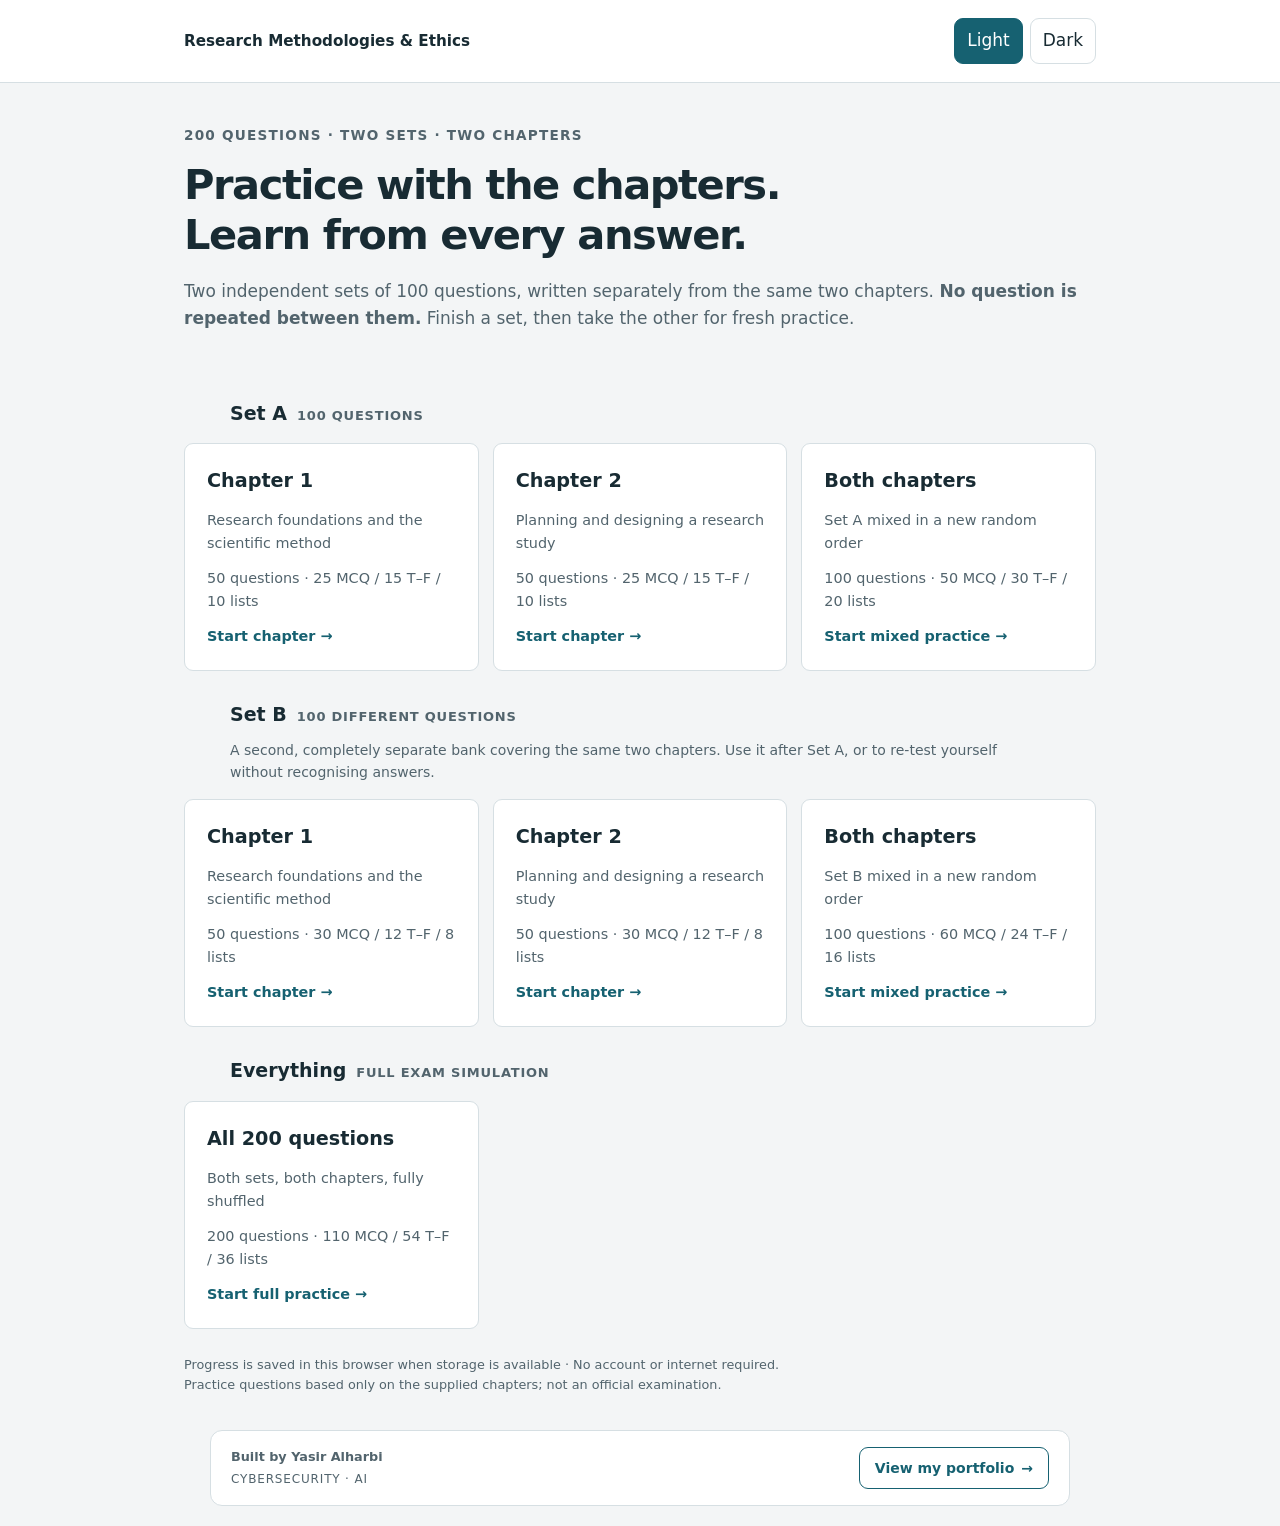
<file: rme-midterm-2026.html>
<!doctype html>
<html lang="en">
<head>
<meta charset="utf-8">
<meta name="viewport" content="width=device-width, initial-scale=1">
<meta name="robots" content="noindex, nofollow, noarchive">
<meta name="description" content="Offline practice based exclusively on the supplied Research Methodologies and Ethics chapters.">
<title>Research Methodologies &amp; Ethics — Midterm Practice</title>
<style>
:root{color-scheme:light;--bg:#f3f5f6;--paper:#fff;--ink:#182b33;--muted:#52646d;--line:#d6dfe3;--accent:#166171;--soft:#eaf3f5;--good:#146540;--goodbg:#edf8f1;--bad:#993b2d;--badbg:#fff1ed}
:root{--on-accent:#fff;--accent-hover:#104c59}
:root[data-theme="dark"]{color-scheme:dark;--bg:#101a20;--paper:#19262e;--ink:#edf4f7;--muted:#b2c3ce;--line:#3b505c;--accent:#84d2df;--on-accent:#10282e;--accent-hover:#a4e3ec;--soft:#223c47;--good:#8ce0ae;--goodbg:#17382b;--bad:#ffb6a7;--badbg:#3e2625}
.theme-controls{display:flex;align-items:center;gap:7px;flex-shrink:0}.theme-controls button{padding:8px 12px}.theme-controls button[aria-pressed="true"]{background:var(--accent);color:var(--on-accent);border-color:var(--accent)}
*{box-sizing:border-box}body{margin:0;background:var(--bg);color:var(--ink);font:17px/1.6 system-ui,-apple-system,"Segoe UI",sans-serif}button,input,textarea{font:inherit}button{cursor:pointer}button:disabled{cursor:default;opacity:.55}button,a,input,textarea{touch-action:manipulation}button:focus-visible,a:focus-visible,input:focus-visible,textarea:focus-visible,summary:focus-visible{outline:3px solid #de982e;outline-offset:3px}button{border:1px solid var(--line);border-radius:9px;background:var(--paper);color:var(--ink);padding:11px 18px;min-height:46px}button:hover:not(:disabled){border-color:var(--accent);background:var(--soft)}button.primary{background:var(--accent);border-color:var(--accent);color:#fff}button.primary:hover:not(:disabled){background:#104c59}h1,h2,h3,p{margin-top:0}h1{font-size:clamp(1.7rem,4vw,2.6rem);line-height:1.2;letter-spacing:-.035em;margin-bottom:18px}h2{font-size:1.4rem;line-height:1.45}h3{font-size:1.1rem;margin-bottom:10px}.wrap{max-width:960px;margin:auto;padding:0 24px}header{border-bottom:1px solid var(--line);background:var(--paper)}header .wrap{display:flex;justify-content:space-between;gap:20px;align-items:center;padding-top:18px;padding-bottom:18px}.brand{font-weight:700;font-size:.95rem}.tag,.small{font-size:.85rem;color:var(--muted)}.tag{letter-spacing:.09em;text-transform:uppercase;font-weight:650}.intro{padding:42px 0 20px}.muted{color:var(--muted)}.card{background:var(--paper);border:1px solid var(--line);border-radius:14px;padding:28px;margin-bottom:22px}.modes{display:grid;grid-template-columns:repeat(3,1fr);gap:14px;margin:16px 0 26px}.mode{text-align:left;display:flex;flex-direction:column;gap:12px;padding:22px}.mode strong{font-size:1.2rem}.mode span{font-size:.9rem;color:var(--muted)}.mode .start{font-weight:650;color:var(--accent);margin-top:auto}.actions{display:flex;flex-wrap:wrap;gap:12px;align-items:center;margin-top:22px}.toolbar{display:flex;justify-content:space-between;gap:14px;align-items:center;flex-wrap:wrap;margin:26px 0 18px}.stats{display:grid;grid-template-columns:repeat(3,1fr);gap:10px;margin:14px 0 12px}.stat{background:var(--paper);padding:13px 16px;border:1px solid var(--line);border-radius:9px}.stat strong{display:block;font-size:1.35rem;font-variant-numeric:tabular-nums}.stat span{font-size:.85rem;color:var(--muted)}progress{display:block;width:100%;height:9px;border:0;border-radius:6px;background:var(--line);accent-color:var(--accent);margin:10px 0 24px}progress::-webkit-progress-bar{background:var(--line);border-radius:6px}progress::-webkit-progress-value{background:var(--accent);border-radius:6px}.question-meta{display:flex;gap:10px;flex-wrap:wrap;margin-bottom:18px}.pill{background:var(--soft);padding:4px 10px;border-radius:5px;font-size:.8rem;font-weight:650;color:var(--accent)}fieldset{border:0;margin:0;padding:0;min-width:0}legend{font-weight:650;font-size:1.18rem;line-height:1.55;padding:0;margin-bottom:24px;width:100%;overflow-wrap:anywhere}.option{display:flex;gap:12px;align-items:flex-start;border:1px solid var(--line);border-radius:9px;padding:14px 16px;margin:10px 0;cursor:pointer}.option:has(input:checked){background:var(--soft);border-color:var(--accent)}input[type=radio],input[type=checkbox]{width:20px;height:20px;flex:0 0 20px;margin:4px 0 0;accent-color:var(--accent)}.letter{font-weight:700;min-width:22px}.listing{display:grid;gap:12px}.listing label{display:flex;gap:12px;align-items:center}.listing label span{width:24px;color:var(--muted);flex-shrink:0}.listing input{width:100%;border:1px solid var(--line);background:var(--paper);color:var(--ink);border-radius:7px;min-width:0;padding:11px}.error{color:var(--bad);font-weight:600;margin:12px 0 0}.feedback{border-radius:10px;padding:22px;margin-top:24px;border-left:4px solid var(--accent);background:var(--soft)}.feedback.correct{background:var(--goodbg);border-color:var(--good)}.feedback.incorrect{background:var(--badbg);border-color:var(--bad)}.feedback h3{font-size:1.2rem}.feedback p:last-child{margin-bottom:0}.verdict.correct{color:var(--good)}.verdict.incorrect{color:var(--bad)}.source{margin-top:18px;padding-top:14px;border-top:1px solid var(--line);font-size:.88rem;color:var(--muted)}.answer-list{padding-left:24px}.answer-list li{margin:8px 0}.compare{border-top:1px solid var(--line);padding-top:24px;margin-top:24px}.check-item{display:flex;gap:12px;padding:10px 0;align-items:flex-start;cursor:pointer}.typed{background:var(--bg);padding:16px 20px;border-radius:8px;overflow-wrap:anywhere}.typed ol{margin:0;padding-left:24px}.score-big{font-size:3rem;font-weight:700;letter-spacing:-.04em;line-height:1.2;margin-bottom:10px}.summary-grid{display:grid;grid-template-columns:1fr 1fr;gap:16px}.summary-grid .card{margin:0}.summary-grid .card:only-child{grid-column:1/-1}details{border-top:1px solid var(--line);padding:16px 0}summary{cursor:pointer;font-weight:600;overflow-wrap:anywhere}details p{margin-top:14px}table{width:100%;border-collapse:collapse;font-size:.95rem}td,th{text-align:left;vertical-align:top;padding:10px 8px;border-bottom:1px solid var(--line);overflow-wrap:anywhere}th:last-child,td:last-child{text-align:right}.notice{padding:14px 18px;background:var(--soft);border-radius:9px;margin:18px 0}.history{margin-top:24px}.history li{margin-bottom:8px}footer{color:var(--muted);font-size:.8rem;padding:26px 0 34px}.sr-only{position:absolute;width:1px;height:1px;overflow:hidden;clip:rect(0,0,0,0)}[hidden]{display:none!important}.feedback,.source{overflow-wrap:anywhere}
@media(max-width:640px){.wrap{padding:0 16px}.intro{padding-top:28px}.modes,.summary-grid{grid-template-columns:1fr}.mode{gap:5px;padding:18px}.card{padding:20px}.stat{padding:10px}.stat strong{font-size:1.2rem}.stat span{font-size:.76rem}.option{padding:12px}.actions button{flex:1 1 auto}.brand{max-width:230px}header .tag{display:none}.score-big{font-size:2.5rem}.summary-grid .card:only-child{grid-column:auto}}
button.primary{color:var(--on-accent)}button.primary:hover:not(:disabled){background:var(--accent-hover)}
@media(max-width:420px){header .wrap{flex-wrap:wrap;gap:10px}.theme-controls{margin-left:auto}.brand{max-width:none}}
@media print{:root[data-theme]{--bg:#fff;--paper:#fff;--ink:#182b33;--muted:#52646d;--line:#d6dfe3;--accent:#166171;--soft:#eaf3f5;--good:#146540;--goodbg:#edf8f1;--bad:#993b2d;--badbg:#fff1ed}header,footer,button,.actions{display:none}.card{break-inside:avoid}details{display:block}}
.set-head{max-width:860px;margin:30px auto 10px;padding:0 20px;font-size:19px;display:flex;align-items:baseline;gap:10px}
.set-head span{font-size:13px;font-weight:600;color:var(--muted);text-transform:uppercase;letter-spacing:.06em}
.set-note{max-width:860px;margin:0 auto 12px;padding:0 20px;font-size:14px}
.site-foot{max-width:860px;margin:34px auto 20px;padding:16px 20px;border:1px solid var(--line);border-radius:12px;background:var(--paper);display:flex;align-items:center;justify-content:space-between;gap:14px;flex-wrap:wrap}
.site-foot .fn{font-weight:700}.site-foot .fd{font-size:12px;color:var(--muted);text-transform:uppercase;letter-spacing:.07em;margin-top:2px}
.folink{display:inline-flex;align-items:center;gap:7px;text-decoration:none;white-space:nowrap;font-weight:650;font-size:14px;color:var(--accent);border:1.5px solid var(--accent);border-radius:9px;padding:9px 15px}
.folink:hover{background:var(--accent);color:var(--on-accent)}
</style>
</head>
<body>
<header><div class="wrap"><div class="brand">Research Methodologies &amp; Ethics</div><div class="theme-controls" role="group" aria-label="Color theme"><button type="button" data-theme-choice="light" aria-pressed="true">Light</button><button type="button" data-theme-choice="dark" aria-pressed="false">Dark</button></div></div></header>
<main class="wrap" id="app"></main>
<footer class="wrap"><span id="storage-status"></span> · No account or internet required. <br>Practice questions based only on the supplied chapters; not an official examination.</footer>
<noscript><p class="wrap">Enable JavaScript in your browser to use the simulator.</p></noscript>
<script id="question-bank" type="application/json">[{"chapter": 1, "type": "mcq", "topic": "Meaning of research", "pages": [4], "prompt": "Which account best captures the chapter’s description of research as a complete process?", "choices": [{"text": "Define a problem, formulate a hypothesis, evaluate data, and test the resulting conclusions.", "why": ""}, {"text": "Define a problem, gather data, and treat the first conclusion as the final result.", "why": "The chapter includes carefully testing conclusions after reaching them."}, {"text": "Formulate a hypothesis, reach a conclusion, and collect only data that fit it.", "why": "The chapter requires collecting, organizing and evaluating data before drawing and testing conclusions."}, {"text": "Gather information, organize it, and omit checking it against the proposed explanation.", "why": "The chapter explicitly includes checking whether conclusions fit the formulated hypothesis."}], "answer": 0, "explanation": "Research includes defining and redefining problems, formulating hypotheses, collecting and evaluating data, making deductions, and carefully testing conclusions.", "id": "C1-01", "set": "A"}, {"chapter": 1, "type": "mcq", "topic": "Correlation and causation", "pages": [8, 28], "prompt": "A correlational study finds a strong relationship between age and weight. Which conclusion is supported by the chapter?", "choices": [{"text": "One variable may help predict the other, but the relationship alone does not establish causation.", "why": ""}, {"text": "Age must cause changes in weight because the relationship is strong.", "why": "The chapter explicitly prohibits inferring causation from a strong correlational finding."}, {"text": "Weight must cause changes in age because either variable can be used for prediction.", "why": "Prediction from a relationship does not establish a causal direction."}, {"text": "Neither variable can help predict the other unless an experiment has been conducted.", "why": "The chapter says a sufficiently strong correlation allows prediction about one variable from the other."}], "answer": 0, "explanation": "A sufficiently strong correlation can support prediction. Chapter 1 separately states that even a strong correlational result cannot establish that one variable caused the other.", "id": "C1-02", "set": "A"}, {"chapter": 1, "type": "mcq", "topic": "Types of correlation", "pages": [9], "prompt": "Across observations, SAT scores decrease and GPAs also decrease. How does the chapter classify this pattern?", "choices": [{"text": "Positive correlation", "why": ""}, {"text": "Negative correlation", "why": "Negative correlation means the variables change in opposite directions."}, {"text": "Inverse correlation", "why": "Inverse is another name for negative correlation, which requires opposite directions."}, {"text": "No correlation because both values decrease", "why": "The chapter defines positive correlation as both variables increasing OR both decreasing."}], "answer": 0, "explanation": "Positive correlation concerns the same direction of change, not whether the values are increasing. Both decreasing fits the definition.", "id": "C1-03", "set": "A"}, {"chapter": 1, "type": "mcq", "topic": "Experimental research", "pages": [10], "prompt": "In the headache-medication example, why are the two groups treated exactly the same apart from the medication they receive?", "choices": [{"text": "To isolate the effects of the medications", "why": ""}, {"text": "To make the study a description of existing conditions", "why": "The example tests a hypothesis about causation; descriptive research has a different purpose."}, {"text": "To avoid comparing the groups on the outcome", "why": "The experiment explicitly compares the two groups on headaches."}, {"text": "To ensure that both groups receive the new medication", "why": "Only the experimental group receives the new medication; the control group receives a placebo."}], "answer": 0, "explanation": "The chapter explicitly says that equal treatment apart from the medications allows the researcher to isolate their effects.", "id": "C1-04", "set": "A"}, {"chapter": 1, "type": "mcq", "topic": "Experimental research", "pages": [10], "prompt": "Which arrangement reproduces the chapter’s headache-medication experiment?", "choices": [{"text": "Randomly divide participants; give the new medication to one group and a placebo to the other.", "why": ""}, {"text": "Give every participant the new medication; compare no separate group.", "why": "The example uses two groups, including a placebo control group."}, {"text": "Randomly divide participants; give both groups the new medication.", "why": "The example distinguishes new medication from placebo."}, {"text": "Give one group a placebo and change its other treatment conditions as well.", "why": "The groups are treated exactly the same apart from receiving different medications."}], "answer": 0, "explanation": "The example specifies random division into experimental and control groups, new medication versus placebo, and otherwise equal treatment.", "id": "C1-05", "set": "A"}, {"chapter": 1, "type": "mcq", "topic": "Descriptive and analytical research", "pages": [10, 11, 14], "prompt": "A researcher reports the present state of affairs using a survey, without controlling the variables. Which classification best fits?", "choices": [{"text": "Descriptive research", "why": ""}, {"text": "Analytical research", "why": "The distinguishing description of analytical research is critical evaluation of already available facts or information."}, {"text": "Experimental research", "why": "The described survey does not match the chapter’s comparison of groups to test causation."}, {"text": "Conceptual research", "why": "Conceptual research concerns abstract ideas or theories and developing or reinterpreting concepts."}], "answer": 0, "explanation": "Descriptive research describes the state of affairs as it presently exists. Its researcher has no control over the variables and reports what happened or is happening.", "id": "C1-06", "set": "A"}, {"chapter": 1, "type": "mcq", "topic": "Descriptive and analytical research", "pages": [10, 11, 14], "prompt": "Which activity most directly matches the chapter’s definition of analytical research?", "choices": [{"text": "Critically evaluating facts or information that are already available", "why": ""}, {"text": "Reporting the current state of affairs through a fact-finding survey", "why": "That matches the stated purpose of descriptive research."}, {"text": "Reinterpreting an abstract concept without evaluating available facts", "why": "Reinterpreting concepts matches conceptual research."}, {"text": "Comparing a new medication with a placebo under otherwise equal conditions", "why": "That is the chapter’s experimental example."}], "answer": 0, "explanation": "Analytical research uses already available facts or information and analyzes them to make a critical evaluation.", "id": "C1-07", "set": "A"}, {"chapter": 1, "type": "mcq", "topic": "Applied and fundamental research", "pages": [12], "prompt": "Two studies concern human behaviour. Study X seeks an immediate solution to a business problem; Study Y seeks generalizations about human behaviour. Which pairing fits the chapter?", "choices": [{"text": "X: applied; Y: fundamental", "why": ""}, {"text": "X: fundamental; Y: applied", "why": "This reverses immediate problem-solving and the pursuit of generalizations."}, {"text": "X: fundamental; Y: fundamental", "why": "An immediate concrete business solution is the chapter’s example of applied research."}, {"text": "X: applied; Y: applied", "why": "Research aimed at generalizations about human behaviour is explicitly an example of fundamental research."}], "answer": 0, "explanation": "Applied research addresses an immediate practical problem. Fundamental research is concerned with generalizations, theory, and knowledge for its own sake.", "id": "C1-08", "set": "A"}, {"chapter": 1, "type": "mcq", "topic": "Applied and fundamental research", "pages": [12], "prompt": "Which purpose makes a study of human behaviour fundamental research in the chapter’s example?", "choices": [{"text": "Developing generalizations about human behaviour", "why": ""}, {"text": "Resolving an immediate problem in a particular business", "why": "That is the chapter’s description of applied research."}, {"text": "Finding a solution to a concrete social problem", "why": "A concrete problem requiring a solution is the chapter’s applied-research example."}, {"text": "Solving an immediate difficulty faced by an industrial organization", "why": "Immediate industrial or business problem-solving falls under applied research."}], "answer": 0, "explanation": "The chapter classifies human-behaviour studies as fundamental when their purpose is to make generalizations about human behaviour.", "id": "C1-09", "set": "A"}, {"chapter": 1, "type": "mcq", "topic": "Quantitative and qualitative research", "pages": [13], "prompt": "Which combination identifies quantitative research as described in the chapter?", "choices": [{"text": "Formal, systematic measurement and statistical analysis", "why": ""}, {"text": "Interviews and observations without formal measurement", "why": "These are typical features assigned to qualitative research."}, {"text": "An in-depth examination of one person without statistical summary", "why": "The chapter gives an in-depth case study of one person as a qualitative form."}, {"text": "Findings that are not quantified through statistical analysis", "why": "This is part of the chapter’s description of qualitative research."}], "answer": 0, "explanation": "Quantitative research uses statistical analyses to obtain findings, with formal and systematic measurement as a key feature.", "id": "C1-10", "set": "A"}, {"chapter": 1, "type": "mcq", "topic": "Quantitative and qualitative research", "pages": [13], "prompt": "How can qualitative and quantitative research relate to each other according to the chapter?", "choices": [{"text": "Qualitative research can supply hypotheses for later quantitative testing.", "why": ""}, {"text": "Quantitative testing must occur before any qualitative hypothesis can be proposed.", "why": "The chapter explicitly gives qualitative research as a source for later quantitative testing."}, {"text": "Qualitative findings establish hypotheses that never need later testing.", "why": "The chapter describes hypotheses from qualitative research being tested later."}, {"text": "Qualitative research is defined by statistical testing of quantitative findings.", "why": "Qualitative research is described as not quantifying results through statistical summary or analysis."}], "answer": 0, "explanation": "The chapter notes that qualitative research is often a source of hypotheses for later testing in quantitative research.", "id": "C1-11", "set": "A"}, {"chapter": 1, "type": "mcq", "topic": "Conceptual and empirical research", "pages": [8, 10, 14], "prompt": "A thinker reinterprets an existing abstract idea. Which approach most directly fits this activity?", "choices": [{"text": "Conceptual research", "why": ""}, {"text": "Empirical research", "why": "Empirical research is defined through direct observation and experimentation."}, {"text": "Experimental research", "why": "The activity does not describe comparing groups to test causation."}, {"text": "Correlational research", "why": "The activity does not describe determining a relationship between variables."}], "answer": 0, "explanation": "Conceptual research concerns abstract ideas or theory and is used to develop new concepts or reinterpret existing ones.", "id": "C1-12", "set": "A"}, {"chapter": 1, "type": "mcq", "topic": "Methods and methodology", "pages": [17, 22, 29], "prompt": "A student explains both the steps used to study a research problem and the logic for choosing those steps. Which term best describes this account?", "choices": [{"text": "Research methodology", "why": ""}, {"text": "Research methods alone", "why": "Methods refer to the techniques used in research operations; methodology also addresses the steps and their logic."}, {"text": "Replication", "why": "Replication repeats a study with another group of participants."}, {"text": "A null hypothesis", "why": "A null hypothesis predicts no differences between the studied groups."}], "answer": 0, "explanation": "Methodology is the systematic approach to solving the research problem, including the steps adopted and the logic behind them.", "id": "C1-13", "set": "A"}, {"chapter": 1, "type": "mcq", "topic": "Empirical approach", "pages": [19], "prompt": "Which basis for a scientific decision matches the chapter’s empirical approach?", "choices": [{"text": "Data derived from direct observation and experimentation", "why": ""}, {"text": "An abstract idea used without observational or experimental data", "why": "An abstract idea alone does not meet the chapter’s evidence-based definition of the empirical approach."}, {"text": "A prediction treated as a conclusion before collecting data", "why": "The empirical approach bases decisions on data, not on an untested prediction."}, {"text": "A conclusion retained regardless of observational evidence", "why": "Scientific decisions are to be based on observational and experimental data."}], "answer": 0, "explanation": "The chapter defines the empirical approach as evidence-based and says scientific decisions use data from direct observation and experimentation.", "id": "C1-14", "set": "A"}, {"chapter": 1, "type": "mcq", "topic": "Observation", "pages": [14, 20, 22, 27], "prompt": "Which pair captures the two meanings of observation distinguished in the chapter?", "choices": [{"text": "Awareness of the surrounding world; careful measurement", "why": ""}, {"text": "Formulating a null hypothesis; rejecting that hypothesis", "why": "These concern hypotheses and analysis, not the two meanings of observation."}, {"text": "Collecting measurements; drawing broad conclusions from one study", "why": "Careful measurement is one meaning, but broad conclusions are not the other."}, {"text": "Developing abstract ideas; reinterpreting existing concepts", "why": "These describe conceptual research, not the chapter’s two meanings of observation."}], "answer": 0, "explanation": "Observation refers both to being aware of the world around us and to making careful measurements.", "id": "C1-15", "set": "A"}, {"chapter": 1, "type": "mcq", "topic": "Answerable research questions", "pages": [21, 29], "prompt": "A researcher has an interesting idea. According to the chapter, what must happen next before pursuing it as a scientific investigation?", "choices": [{"text": "Translate the idea into an answerable research question.", "why": ""}, {"text": "Draw a conclusion about the idea before stating a question.", "why": "The chapter places formation of an answerable question after the research idea, not a conclusion."}, {"text": "Replicate the study before deciding what it asks.", "why": "Replication concerns repeating a research study; the immediate step here is forming an answerable question."}, {"text": "Keep the question unanswerable so that it remains broad.", "why": "The chapter stresses answerability and describes investigating an unanswerable question as unrewarding."}], "answer": 0, "explanation": "After obtaining a research idea, the stated next step is translating it into an answerable question.", "id": "C1-16", "set": "A"}, {"chapter": 1, "type": "mcq", "topic": "Null and alternate hypotheses", "pages": [22, 29], "prompt": "A hypothesis predicts that the two groups being studied will differ. Which label does Chapter 1 give this hypothesis?", "choices": [{"text": "Alternate (experimental) hypothesis", "why": ""}, {"text": "Null hypothesis", "why": "The null hypothesis predicts no differences between the groups."}, {"text": "A conclusion already established by the data", "why": "A hypothesis is a testable guess; the prediction alone is not a data-supported conclusion."}, {"text": "Replication of a previous result", "why": "Replication means conducting the study again with another group, not naming a prediction."}], "answer": 0, "explanation": "The alternate or experimental hypothesis predicts a difference between groups; the null predicts no difference.", "id": "C1-17", "set": "A"}, {"chapter": 1, "type": "mcq", "topic": "Testable predictions", "pages": [23], "prompt": "Why does the chapter’s statement about exercise reducing cholesterol qualify as a hypothesis?", "choices": [{"text": "It predicts an effect that can be tested by gathering and analyzing data.", "why": ""}, {"text": "It reports a conclusion that requires no measurements.", "why": "The chapter explicitly says the prediction can be tested using data."}, {"text": "It avoids predicting anything about the variables.", "why": "Making a prediction is a key feature of every hypothesis in the chapter."}, {"text": "It must remain accepted even if the data refute it.", "why": "The chapter states that data can support or refute a hypothesis."}], "answer": 0, "explanation": "The exercise statement makes a prediction about cholesterol levels, which can be tested through data collection and analysis.", "id": "C1-18", "set": "A"}, {"chapter": 1, "type": "mcq", "topic": "Conducting experiments", "pages": [24, 25, 26], "prompt": "In the exercise-and-cholesterol study, which procedure matches the chapter’s description of conducting the study?", "choices": [{"text": "Measure cholesterol accurately and reliably, then compare the two groups.", "why": ""}, {"text": "Compare the groups without measuring the phenomenon of interest.", "why": "The chapter emphasizes accurate and reliable measurement of cholesterol."}, {"text": "Replace measurement with the original prediction about exercise.", "why": "A prediction does not replace collecting data on participants’ cholesterol levels."}, {"text": "Use consistent measurements even when they are known to be incorrect.", "why": "The chapter requires measurement that is both accurate and reliable."}], "answer": 0, "explanation": "The researcher collects cholesterol data using an accurate and reliable device and then compares the two groups.", "id": "C1-19", "set": "A"}, {"chapter": 1, "type": "mcq", "topic": "Accuracy and reliability", "pages": [25, 26], "prompt": "A dart thrower repeatedly hits the same spot, but that spot is away from the bull’s eye. Which interpretation matches the chapter?", "choices": [{"text": "High reliability and low accuracy", "why": ""}, {"text": "High accuracy and low reliability", "why": "Hitting away from the bull’s eye indicates low accuracy; the repeated same spot indicates high reliability."}, {"text": "High accuracy and high reliability", "why": "Consistency establishes reliability, but being off target prevents high accuracy."}, {"text": "Low accuracy and low reliability", "why": "The repeated same spot demonstrates reliability despite low accuracy."}], "answer": 0, "explanation": "Reliability concerns consistency; accuracy concerns correctness. The chapter uses this exact distinction in the dart example.", "id": "C1-20", "set": "A"}, {"chapter": 1, "type": "mcq", "topic": "Accuracy and reliability", "pages": [25, 26], "prompt": "Which observation demonstrates both accuracy and reliability in the chapter’s dart analogy?", "choices": [{"text": "The darts consistently hit the bull’s eye.", "why": ""}, {"text": "The darts consistently hit one spot away from the bull’s eye.", "why": "A consistent off-target spot demonstrates reliability but low accuracy."}, {"text": "The darts hit the bull’s eye once and then scatter elsewhere.", "why": "One correct hit does not show the consistent bull’s-eye hits required by the chapter’s combined description."}, {"text": "The darts scatter across several spots away from the bull’s eye.", "why": "This shows neither consistently hitting the same spot nor hitting the bull’s eye."}], "answer": 0, "explanation": "The chapter describes an accurate and reliable thrower as consistently throwing darts into the bull’s eye.", "id": "C1-21", "set": "A"}, {"chapter": 1, "type": "mcq", "topic": "Data analysis", "pages": [6, 27], "prompt": "Which combination does the chapter say determines the statistical techniques a researcher uses?", "choices": [{"text": "Study design, type of data, and research questions", "why": ""}, {"text": "Researcher’s respectability, degree, and intellectual enjoyment", "why": "These resemble motivations for research, not the stated determinants of statistical techniques."}, {"text": "The preferred conclusion, regardless of design or data", "why": "The chapter names design, data type and questions; a preferred conclusion is not the basis."}, {"text": "Whether the study is repeated, regardless of data or questions", "why": "Replication does not replace the three stated determinants of statistical techniques."}], "answer": 0, "explanation": "The chapter lists study design, the type of data gathered, and the questions asked as the factors determining statistical techniques.", "id": "C1-22", "set": "A"}, {"chapter": 1, "type": "mcq", "topic": "Data analysis", "pages": [27, 28, 29], "prompt": "Which decision is explicitly identified as a key use of statistics before drawing conclusions?", "choices": [{"text": "Whether the null hypothesis should be rejected", "why": ""}, {"text": "Whether to replace the collected data with the original prediction", "why": "The chapter analyzes collected data; it does not replace them with a prediction."}, {"text": "Whether a correlational finding automatically proves causation", "why": "The chapter explicitly says a correlational finding cannot justify that causal conclusion."}, {"text": "Whether replication can be omitted because one study is sufficient", "why": "The chapter cautions against broad conclusions from one study and stresses replication."}], "answer": 0, "explanation": "A key statistical decision is whether to reject the null hypothesis. Conclusions follow analysis and this decision.", "id": "C1-23", "set": "A"}, {"chapter": 1, "type": "mcq", "topic": "Replication", "pages": [29], "prompt": "Which activity meets the chapter’s definition of replication?", "choices": [{"text": "Conducting the same study again with another group to check whether the results recur", "why": ""}, {"text": "Rewriting the original conclusions without conducting another study", "why": "Replication requires conducting the study once again."}, {"text": "Reanalyzing only the original participants’ data without a new group", "why": "The chapter specifies another group of participants."}, {"text": "Changing the research question and treating the new result as a repeat of the old study", "why": "The stated definition requires the same research study, conducted again."}], "answer": 0, "explanation": "Replication repeats the same research study with another group of participants to see whether the same results are obtained.", "id": "C1-24", "set": "A"}, {"chapter": 1, "type": "mcq", "topic": "Significance of research", "pages": [16], "prompt": "Which pairing preserves the chapter’s stated meanings of research for philosophers/thinkers and analysts/intellectuals, respectively?", "choices": [{"text": "An outlet for new ideas and insights; generalizations of new theories", "why": ""}, {"text": "Generalizations of new theories; an outlet for new ideas and insights", "why": "This reverses the chapter’s assignments to these two groups."}, {"text": "A way to attain a high social position; an outlet for new ideas and insights", "why": "The first meaning is assigned to master’s and Ph.D students; the second to philosophers and thinkers."}, {"text": "An outlet for new ideas and insights; a way to attain a high social position", "why": "The first part matches, but the chapter assigns high social position to master’s and Ph.D students, not analysts and intellectuals."}], "answer": 0, "explanation": "For philosophers and thinkers, research may provide an outlet for new ideas and insights. For analysts and intellectuals, it may mean generalizations of new theories.", "id": "C1-25", "set": "A"}, {"chapter": 1, "type": "tf", "topic": "Meaning of research", "pages": [4], "prompt": "Research, as described in the chapter, ends when a conclusion is first reached; checking whether it fits the hypothesis is outside the process.", "answer": false, "explanation": "The description explicitly includes carefully testing conclusions to determine whether they fit the formulated hypothesis. Reaching a conclusion is not the last check.", "id": "C1-26", "set": "A"}, {"chapter": 1, "type": "tf", "topic": "Types of correlation", "pages": [9], "prompt": "A positive correlation can describe two variables decreasing together.", "answer": true, "explanation": "Positive correlation means both variables change in the same direction, either increasing or decreasing.", "id": "C1-27", "set": "A"}, {"chapter": 1, "type": "tf", "topic": "Types of correlation", "pages": [9], "prompt": "If GPAs decrease as SAT scores increase, the chapter classifies the relationship as negative or inverse.", "answer": true, "explanation": "The two variables move in opposite directions, which is the chapter’s definition and example of negative (inverse) correlation.", "id": "C1-28", "set": "A"}, {"chapter": 1, "type": "tf", "topic": "Descriptive and analytical research", "pages": [11], "prompt": "The chapter includes comparative and correlational methods among methods used in descriptive research.", "answer": true, "explanation": "The descriptive-research section explicitly includes survey methods of all kinds, including comparative and correlational methods.", "id": "C1-29", "set": "A"}, {"chapter": 1, "type": "tf", "topic": "Descriptive and analytical research", "pages": [11], "prompt": "Having no control over the variables prevents a researcher from conducting descriptive research.", "answer": false, "explanation": "The chapter identifies having no control over the variables as the main characteristic of descriptive research; the researcher reports what happened or is happening.", "id": "C1-30", "set": "A"}, {"chapter": 1, "type": "tf", "topic": "Applied and fundamental research", "pages": [12], "prompt": "The chapter treats “pure” and “basic” research as terms for gathering knowledge for knowledge’s sake.", "answer": true, "explanation": "These terms appear in the fundamental-research section and refer to gathering knowledge for its own sake.", "id": "C1-31", "set": "A"}, {"chapter": 1, "type": "tf", "topic": "Quantitative and qualitative research", "pages": [13], "prompt": "The chapter presents an in-depth examination of one person as a form of qualitative research.", "answer": true, "explanation": "It defines a case study here as an in-depth examination of one person and identifies it as a qualitative form.", "id": "C1-32", "set": "A"}, {"chapter": 1, "type": "tf", "topic": "Conceptual and empirical research", "pages": [14], "prompt": "Empirical research acquires knowledge through direct observation and experimentation.", "answer": true, "explanation": "Direct observation and experimentation are the defining sources of evidence in the chapter’s empirical approach.", "id": "C1-33", "set": "A"}, {"chapter": 1, "type": "tf", "topic": "Methods and methodology", "pages": [17], "prompt": "Research methodology addresses the steps of studying a problem but excludes the logic behind those steps.", "answer": false, "explanation": "The definition explicitly includes both the steps generally adopted and the logic behind them.", "id": "C1-34", "set": "A"}, {"chapter": 1, "type": "tf", "topic": "Testable predictions", "pages": [23], "prompt": "Once a hypothesis makes a prediction, the researcher’s data can support it but cannot refute it.", "answer": false, "explanation": "The chapter says hypotheses can be either supported or refuted on the basis of gathered and analyzed data.", "id": "C1-35", "set": "A"}, {"chapter": 1, "type": "tf", "topic": "Accuracy and reliability", "pages": [25, 26], "prompt": "A consistent measurement must also be a correct measurement.", "answer": false, "explanation": "Consistency is reliability; correctness is accuracy. The off-target dart example demonstrates reliability without accuracy.", "id": "C1-36", "set": "A"}, {"chapter": 1, "type": "tf", "topic": "Conducting experiments", "pages": [24, 26], "prompt": "The chapter requires both accuracy and reliability when measuring the phenomenon of interest.", "answer": true, "explanation": "The experiment section calls for accurate and reliable measurement, and the measurement discussion says both are equally important.", "id": "C1-37", "set": "A"}, {"chapter": 1, "type": "tf", "topic": "Correlation and causation", "pages": [28], "prompt": "A strong relationship found in a correlational study is sufficient to conclude that one variable caused the other.", "answer": false, "explanation": "The chapter explicitly rejects that inference. Conclusions must be supported by the data analyses, and correlation does not establish causation.", "id": "C1-38", "set": "A"}, {"chapter": 1, "type": "tf", "topic": "Replication", "pages": [29], "prompt": "A single study is sufficient for broad conclusions because replication concerns only rewriting the report.", "answer": false, "explanation": "Replication repeats the study with another group. The chapter cautions that a single study’s result might be an aberration.", "id": "C1-39", "set": "A"}, {"chapter": 1, "type": "tf", "topic": "Significance of research", "pages": [15], "prompt": "The chapter links research to both scientific and inductive thinking and the development of logical habits of thinking and organization.", "answer": true, "explanation": "These contributions are explicitly listed in the significance-of-research section.", "id": "C1-40", "set": "A"}, {"chapter": 1, "type": "list", "topic": "Objectives of research", "pages": [5], "prompt": "List the TWO objectives of research stated in the chapter.", "items": ["Discover answers to questions through the application of scientific procedures.", "Find out truth that has not yet been discovered."], "required": 2, "explanation": "These are the two stated objectives. Researcher motivations, such as earning a degree, belong to a separate list.", "id": "C1-41", "matchRules": [[["answer questions", "answers to questions", "discover answers", "find answers"], ["scientific procedures", "scientific methods", "scientific method"]], [["undiscovered truth", "new truth", "unknown truth", "truth not yet discovered", "truth not discovered", "discover the truth", "find the truth"]]], "set": "A"}, {"chapter": 1, "type": "list", "topic": "Motivations for research", "pages": [6], "prompt": "List any FOUR distinct motivations for research given in the chapter.", "items": ["Obtain a research degree and its consequential benefits.", "Face the challenge of solving unsolved or practical problems.", "Gain intellectual joy from creative work.", "Serve society.", "Gain respectability."], "required": 4, "explanation": "Any four of these five motivations satisfy the question. Count solving unsolved problems and concern over practical problems as one motivation, as grouped on the slide.", "id": "C1-42", "matchRules": [[["research degree", "degree", "qualification"]], [["solve problems", "solving problems", "unsolved problems", "practical problems", "problem solving"]], [["intellectual joy", "creative work", "intellectual enjoyment", "creativity"]], [["serve society", "serving society", "service to society", "help society"]], [["respectability", "respect", "recognition"]]], "set": "A"}, {"chapter": 1, "type": "list", "topic": "Types of research", "pages": [7], "prompt": "List the FIVE paired comparisons under “Types of Research.” Give each pair as one item.", "items": ["Correlational versus experimental.", "Descriptive versus analytical.", "Applied versus fundamental.", "Quantitative versus qualitative.", "Conceptual versus empirical."], "required": 5, "explanation": "The chapter organizes its research-type overview into these five paired comparisons. Each requested item contains both members of the pair.", "id": "C1-43", "matchRules": [[["correlational", "correlation"], ["experimental", "experiment"]], [["descriptive"], ["analytical"]], [["applied"], ["fundamental", "basic", "pure"]], [["quantitative"], ["qualitative"]], [["conceptual"], ["empirical"]]], "set": "A"}, {"chapter": 1, "type": "list", "topic": "Scientific method", "pages": [18], "prompt": "List any SIX of the eight characteristics of the scientific method shown in the chapter.", "items": ["Empirical approach.", "Observations.", "Questions.", "Hypotheses.", "Experiments.", "Analyses.", "Conclusions.", "Replication."], "required": 6, "explanation": "Any six distinct entries from this eight-item list are sufficient. The slide calls them characteristics, so no ordered sequence is required here.", "id": "C1-44", "matchRules": [[["empirical"]], [["observation"]], [["questions"]], [["hypotheses"]], [["experiments"]], [["analysis"]], [["conclusions"]], [["replication"]]], "set": "A"}, {"chapter": 1, "type": "list", "topic": "Significance of research", "pages": [15], "prompt": "List any THREE of the four general contributions of research stated on the “Significance of Research” slide on PDF page 15.", "items": ["Encourages scientific and inductive thinking and logical habits of thinking and organization.", "Provides a basis for nearly all government policies in the economic system.", "Helps solve operational and planning problems in business and industry.", "Helps social scientists study social relationships and seek answers to social problems."], "required": 3, "explanation": "Any three of these four contributions meet the request. Individual motivations and the stakeholder-specific meanings on the next slide are separate lists.", "id": "C1-45", "matchRules": [[["scientific thinking", "inductive thinking", "logical thinking", "logical habits"]], [["government policies", "government policy", "economic policy"]], [["operational problems", "planning problems"], ["business", "industry", "industrial"]], [["social relationships", "social problems", "social relations"]]], "set": "A"}, {"chapter": 1, "type": "list", "topic": "Observation", "pages": [20], "prompt": "Name the TWO distinct meanings of observation identified in the chapter.", "items": ["Being aware of the world around us.", "Making careful measurements."], "required": 2, "explanation": "The chapter distinguishes awareness that can stimulate research questions from careful measurement in scientific investigation.", "id": "C1-46", "matchRules": [[["awareness of the world", "aware of the world", "awareness of surroundings", "aware of surroundings", "observing the world"]], [["careful measurement", "accurate measurement", "measuring carefully", "careful measurements"]]], "set": "A"}, {"chapter": 1, "type": "list", "topic": "Null and alternate hypotheses", "pages": [22], "prompt": "Name the TWO hypothesis types identified in Chapter 1 and give each prediction in a short phrase.", "items": ["Null hypothesis: no differences between the groups being studied.", "Alternate (experimental) hypothesis: a difference between the groups being studied."], "required": 2, "explanation": "Credit each item only when the hypothesis name is paired with its correct prediction. Chapter 1 states these definitions in terms of groups.", "id": "C1-47", "matchRules": [[["null"], ["no difference", "no differences", "without differences"]], [["alternate", "alternative", "experimental"], ["difference", "differences", "differ"]]], "set": "A"}, {"chapter": 1, "type": "list", "topic": "Data analysis", "pages": [27], "prompt": "List the THREE factors that determine the type of statistical techniques used, according to the chapter.", "items": ["The design of the study.", "The type of data being gathered.", "The questions being asked."], "required": 3, "explanation": "The analysis section explicitly names these three determinants of the statistical techniques used.", "id": "C1-48", "matchRules": [[["study design", "research design", "design of the study", "design"]], [["data type", "type of data", "types of data", "nature of data"]], [["research questions", "questions being asked", "questions asked", "questions"]]], "set": "A"}, {"chapter": 1, "type": "list", "topic": "Replication", "pages": [29], "prompt": "List the TWO purposes of replication stated in the final bullet of the chapter’s replication slide.", "items": ["Establish the reliability of the research study’s findings.", "Determine whether the same results can be obtained with a different group of participants (generalizability)."], "required": 2, "explanation": "These are the two purposes explicitly grouped in the slide’s final bullet. Repeating a study is the procedure, rather than a separate purpose.", "id": "C1-49", "matchRules": [[["reliability", "reliable findings", "reliable results"]], [["generalizability", "generalisability", "generalizable", "generalisable", "same results with different participants", "same results with another group", "results in different groups"]]], "set": "A"}, {"chapter": 1, "type": "list", "topic": "Goals of scientific research", "pages": [30], "prompt": "Name the THREE general goals of scientific research given in the chapter’s “Test Yourself” answer key.", "items": ["Description.", "Prediction.", "Understanding or explaining."], "required": 3, "explanation": "The image-based answer key gives description, prediction, and understanding/explaining. Understanding and explaining form one entry, not two.", "id": "C1-50", "matchRules": [[["description", "describe"]], [["prediction", "predict"]], [["understanding", "explaining", "explanation", "understand", "explain"]]], "set": "A"}, {"chapter": 2, "type": "mcq", "topic": "Choosing a research topic", "pages": [4, 5, 6], "prompt": "A researcher studies how employers could reduce employees’ work-related stress to improve productivity and satisfaction. Which source of research ideas does the chapter use this example to illustrate?", "choices": [{"text": "Problem solving", "why": ""}, {"text": "Theory", "why": "The chapter places this example under problem solving, not under theory as a source of hypotheses."}, {"text": "Previous research", "why": "The example is motivated by improving a practical situation; it does not describe a prior study raising a new question."}, {"text": "Field-specific training and experience", "why": "Training and experience explain competence within a field; the example itself illustrates motivation to solve a problem."}], "answer": 0, "explanation": "The problem-solving section gives reducing work-related stress as its example of research prompted by a situation needing improvement.", "id": "C2-01", "set": "A"}, {"chapter": 2, "type": "mcq", "topic": "Choosing a research topic", "pages": [6], "prompt": "Which statement best explains the chapter’s phrase “research begets research”?", "choices": [{"text": "Research raises new questions that can become the focus of later studies.", "why": ""}, {"text": "Research eliminates the need for later questions once a result is obtained.", "why": "The phrase is explained through new questions becoming future research."}, {"text": "Research topics must be chosen without considering previous findings.", "why": "The chapter identifies previous research as a rich source of ideas."}, {"text": "Research makes theories unnecessary as sources of hypotheses.", "why": "The same slide explicitly identifies theories as a rich source of hypotheses."}], "answer": 0, "explanation": "Research tends to raise more questions than it answers; those new questions often motivate future studies.", "id": "C2-02", "set": "A"}, {"chapter": 2, "type": "mcq", "topic": "Literature review", "pages": [7, 8], "prompt": "A researcher repeats a study deliberately to assess whether its findings hold more generally. Which distinction in the chapter is relevant?", "choices": [{"text": "Purposeful replication differs from unknowingly duplicating an existing study.", "why": ""}, {"text": "Any repeated study is necessarily an uninformed duplication.", "why": "The chapter explicitly distinguishes replication for robustness or generalizability from unaware duplication."}, {"text": "A literature review removes every reason to repeat a study.", "why": "The chapter recognizes deliberate replication as serving robustness or generalizability."}, {"text": "Unaware duplication and purposeful replication have the same stated purpose.", "why": "The distinction is precisely between a deliberate checking purpose and lack of knowledge of the earlier study."}], "answer": 0, "explanation": "The chapter distinguishes replication to establish robustness or generalizability from simply duplicating a study without knowing it has already been conducted.", "id": "C2-03", "set": "A"}, {"chapter": 2, "type": "mcq", "topic": "Literature review", "pages": [8], "prompt": "A review establishes that previous work exists, examines what its results suggest, checks whether the research question is answered, and locates areas needing more study. Which additional review question from the chapter is still unaddressed?", "choices": [{"text": "Did earlier researchers encounter unforeseen methodological difficulties?", "why": ""}, {"text": "Have any other researchers worked in this topic area?", "why": "The review has already established that previous work exists."}, {"text": "What do the earlier studies’ results suggest?", "why": "The prompt states that the review has already examined what the results suggest."}, {"text": "In which specific areas is further research needed?", "why": "The review has already located areas needing more study."}], "answer": 0, "explanation": "The slide includes a separate question about unforeseen methodological difficulties that future researchers should know about when planning or conducting studies.", "id": "C2-04", "set": "A"}, {"chapter": 2, "type": "mcq", "topic": "Formulating a research problem", "pages": [10], "prompt": "A proposed research question describes a relationship between two variables but cannot be tested empirically. What is its status under the chapter’s three criteria?", "choices": [{"text": "It fails the empirical-testability criterion despite satisfying the other two.", "why": ""}, {"text": "It satisfies all three criteria because it is written as a question.", "why": "Question form is only one criterion; empirical testability is another."}, {"text": "It fails because good problems must avoid relationships between variables.", "why": "The chapter explicitly requires a relationship between two or more variables."}, {"text": "It satisfies all three because naming two variables replaces empirical testing.", "why": "Describing variables does not satisfy the separate requirement that the problem be empirically testable."}], "answer": 0, "explanation": "The three requirements are a relationship between at least two variables, question form, and empirical testability. All three matter.", "id": "C2-05", "set": "A"}, {"chapter": 2, "type": "mcq", "topic": "Conceptual and empirical literature", "pages": [10], "prompt": "A researcher reviews theories about a problem and earlier studies similar to the proposed study. How does the chapter classify these two bodies of literature?", "choices": [{"text": "Theories: conceptual literature; similar earlier studies: empirical literature", "why": ""}, {"text": "Theories: empirical literature; similar earlier studies: conceptual literature", "why": "This reverses the two definitions on the slide."}, {"text": "Both are conceptual literature because both relate to a problem", "why": "The chapter explicitly assigns similar earlier studies to empirical literature."}, {"text": "Both are empirical literature because both already exist", "why": "Conceptual literature concerns concepts and theories; prior existence does not make it empirical."}], "answer": 0, "explanation": "Conceptual literature concerns concepts and theories. Empirical literature consists of earlier studies similar to the proposed one.", "id": "C2-06", "set": "A"}, {"chapter": 2, "type": "mcq", "topic": "Extensive literature survey", "pages": [11], "prompt": "After formulating a thesis research problem, which action does the chapter explicitly require?", "choices": [{"text": "Write a synopsis of the topic and submit it to a Committee or Research Board for approval.", "why": ""}, {"text": "Skip the synopsis and begin the final report’s conclusion.", "why": "The chapter explicitly requires a synopsis and approval for a thesis researcher."}, {"text": "Submit the bibliography in place of a topic synopsis.", "why": "Bibliographies are literature-survey sources; they do not replace the required synopsis."}, {"text": "Postpone writing any problem summary until after data collection.", "why": "A brief summary is to be written once the problem is formulated."}], "answer": 0, "explanation": "The chapter calls for a brief summary after formulating the problem and states that a thesis researcher must submit a topic synopsis for approval.", "id": "C2-07", "set": "A"}, {"chapter": 2, "type": "mcq", "topic": "Working hypotheses", "pages": [12], "prompt": "Which account best describes the role of a working hypothesis in the chapter?", "choices": [{"text": "It limits the research area and helps indicate the data and analysis methods needed.", "why": ""}, {"text": "It fixes the final conclusion so the data cannot challenge it.", "why": "A working hypothesis is tentative and must be capable of being refuted."}, {"text": "It removes the need to decide what data to collect.", "why": "The chapter says it indicates the type of data required."}, {"text": "It must cover every possible problem instead of the particular research.", "why": "The chapter requires it to be specific and limited to the research in hand."}], "answer": 0, "explanation": "A working hypothesis guides the researcher by delimiting the area of research and indicating the types of data and analysis methods needed.", "id": "C2-08", "set": "A"}, {"chapter": 2, "type": "mcq", "topic": "Falsifiability", "pages": [12], "prompt": "A hypothesis is specific to one study and makes a prediction, but it is worded so that no study result could refute it. Which evaluation follows the chapter?", "choices": [{"text": "It fails falsifiability despite being specific and predictive.", "why": ""}, {"text": "It meets the requirements because specificity is sufficient.", "why": "The chapter also requires a prediction and falsifiability; specificity alone is insufficient."}, {"text": "It meets the requirements because making a prediction is sufficient.", "why": "Prediction does not replace the separate requirement that study results could refute the hypothesis."}, {"text": "It fails because hypotheses must be broad rather than limited to one study.", "why": "The chapter actually requires a hypothesis to be specific and limited to the research in hand."}], "answer": 0, "explanation": "The chapter requires hypotheses to be specific and limited, predictive, and falsifiable. Falsifiability means being capable of refutation based on study results.", "id": "C2-09", "set": "A"}, {"chapter": 2, "type": "mcq", "topic": "Working hypotheses", "pages": [13], "prompt": "Which situation is explicitly identified as one in which working hypotheses may not be needed?", "choices": [{"text": "Exploratory or formulative research that does not aim to test a hypothesis", "why": ""}, {"text": "Every study that uses an empirical approach", "why": "The exception is specifically exploratory or formulative work not aimed at hypothesis testing."}, {"text": "Every study that includes more than one variable", "why": "The chapter commonly describes hypotheses as predictions about relationships between variables."}, {"text": "Any study for which previous literature is available", "why": "The chapter places development of working hypotheses after extensive literature survey; existing literature is not the stated exception."}], "answer": 0, "explanation": "The chapter qualifies its hypothesis discussion by noting that exploratory or formulative research not aimed at testing hypotheses may not need working hypotheses.", "id": "C2-10", "set": "A"}, {"chapter": 2, "type": "mcq", "topic": "Null and alternate hypotheses", "pages": [14], "prompt": "A study examines relationships among selected variables without comparing participant groups. What does its null hypothesis predict in Chapter 2?", "choices": [{"text": "No relationship between the variables being studied", "why": ""}, {"text": "A relationship between the variables being studied", "why": "That is the alternate prediction for a variable-based study."}, {"text": "A particular direction of relationship between the variables", "why": "The null prediction here is no relationship, not a specified direction."}, {"text": "A difference between groups that the study does not contain", "why": "Chapter 2 explicitly adapts the null definition to variable-only studies as no relationship."}], "answer": 0, "explanation": "For a study examining selected variables rather than groups, the null predicts no relationship; the alternate predicts a relationship.", "id": "C2-11", "set": "A"}, {"chapter": 2, "type": "mcq", "topic": "Directional and nondirectional hypotheses", "pages": [15], "prompt": "A researcher predicts that two groups will differ but has no belief about how they will differ. Which classification fits?", "choices": [{"text": "Nondirectional hypothesis", "why": ""}, {"text": "Directional hypothesis", "why": "A directional hypothesis specifies how the groups are expected to differ."}, {"text": "Null hypothesis", "why": "The null predicts no difference; this researcher predicts a difference."}, {"text": "A hypothesis that cannot make any prediction", "why": "Predicting a difference is still a prediction, even when its direction is not specified."}], "answer": 0, "explanation": "Nondirectional hypotheses predict a difference without a belief about how the groups will differ.", "id": "C2-12", "set": "A"}, {"chapter": 2, "type": "mcq", "topic": "Directional and nondirectional hypotheses", "pages": [15], "prompt": "Why does a prediction that one group will do “better” than another count as directional in the chapter?", "choices": [{"text": "It predicts a difference and specifies how the groups will differ.", "why": ""}, {"text": "It predicts that the groups will not differ.", "why": "A directional hypothesis predicts a difference, not no difference."}, {"text": "It predicts a difference while deliberately withholding its direction.", "why": "That describes a nondirectional hypothesis."}, {"text": "It describes a result already confirmed by the study.", "why": "The classification concerns the content of a prediction, not whether data have confirmed it."}], "answer": 0, "explanation": "Comparison terms such as greater, less, better and worse specify how groups are expected to differ, making the hypothesis directional.", "id": "C2-13", "set": "A"}, {"chapter": 2, "type": "mcq", "topic": "Independent and dependent variables", "pages": [16], "prompt": "In the chapter’s study of a new psychotherapy’s effect on anxiety symptoms, which pairing follows the definitions of independent and dependent variables?", "choices": [{"text": "Independent: exposure to psychotherapy; dependent: the measure of anxiety symptoms", "why": ""}, {"text": "Independent: the measure of anxiety symptoms; dependent: exposure to psychotherapy", "why": "This reverses the manipulated factor and the measured effect."}, {"text": "Independent: both exposure and symptoms; dependent: neither", "why": "The effect measure is the dependent variable, not another manipulated factor."}, {"text": "Independent: neither; dependent: both exposure and symptoms", "why": "Exposure is manipulated or controlled and therefore serves as the independent variable."}], "answer": 0, "explanation": "The independent variable is the manipulated or controlled factor. The dependent variable measures its effect, if any; here, anxiety symptoms are the outcome being examined.", "id": "C2-14", "set": "A"}, {"chapter": 2, "type": "mcq", "topic": "Variables and constants", "pages": [16, 17], "prompt": "A feature cannot vary or take different values. Which term does the chapter assign to it?", "choices": [{"text": "Constant", "why": ""}, {"text": "Variable", "why": "A variable is defined as something that can take different values."}, {"text": "Continuous variable", "why": "A continuous variable can take values along a continuum; it is not fixed."}, {"text": "Categorical variable", "why": "A categorical variable still can take specific values within a defined range; the feature in the prompt cannot vary."}], "answer": 0, "explanation": "The chapter contrasts a variable, which can take different values, with a constant, which cannot.", "id": "C2-15", "set": "A"}, {"chapter": 2, "type": "mcq", "topic": "Categorical and continuous variables", "pages": [17], "prompt": "Which statement follows the chapter’s comparison of categorical and continuous variables?", "choices": [{"text": "Continuous variables can take values along a continuum, and variable type partly affects the statistical tests chosen.", "why": ""}, {"text": "Categorical variables can take any value along a continuum, while continuous variables have only fixed categories.", "why": "This reverses the chapter’s descriptions."}, {"text": "Variable type has no role in choosing statistical tests.", "why": "The chapter explicitly says test choice is partially dependent on categorical versus continuous variables."}, {"text": "Continuous variables are described as less precisely measurable than categorical variables.", "why": "The chapter states the opposite: continuous variables can be measured with greater precision."}], "answer": 0, "explanation": "Continuous variables theoretically take any value along a continuum. The chapter also states that the categorical/continuous distinction partly determines statistical test choice.", "id": "C2-16", "set": "A"}, {"chapter": 2, "type": "mcq", "topic": "Classifying research designs", "pages": [18, 21], "prompt": "Using the chapter’s classification rule, a design randomly assigns participants to different conditions. How should it be classified?", "choices": [{"text": "True experimental", "why": ""}, {"text": "Quasi-experimental", "why": "In the chapter’s decision rule, quasi-experimental designs occur on the no-random-assignment branch."}, {"text": "Nonexperimental", "why": "The chapter assigns designs with random assignment to the true experimental category."}, {"text": "Unclassifiable until random selection is confirmed", "why": "The stated classification rule asks about random assignment, not random selection."}], "answer": 0, "explanation": "The first classification question is whether there is random assignment to different conditions. If yes, the design is randomized or true experimental.", "id": "C2-17", "set": "A"}, {"chapter": 2, "type": "mcq", "topic": "Classifying research designs", "pages": [18], "prompt": "A study uses no random assignment but includes multiple waves of measurement. Under the chapter’s decision rule, which classification applies?", "choices": [{"text": "Quasi-experimental", "why": ""}, {"text": "True experimental", "why": "True experimental classification requires random assignment in this decision rule."}, {"text": "Nonexperimental", "why": "Without random assignment, multiple groups OR multiple measurement waves lead to quasi-experimental classification."}, {"text": "Unclassifiable unless it also includes multiple groups", "why": "The rule uses either multiple groups or multiple waves; both are not required."}], "answer": 0, "explanation": "On the no-random-assignment branch, either multiple groups or multiple waves of measurement is enough for the chapter’s quasi-experimental classification.", "id": "C2-18", "set": "A"}, {"chapter": 2, "type": "mcq", "topic": "Classifying research designs", "pages": [18], "prompt": "A design has no random assignment, no multiple groups, and no multiple waves of measurement. Under the chapter’s rule, it is:", "choices": [{"text": "Nonexperimental", "why": ""}, {"text": "True experimental", "why": "There is no random assignment, so the first experimental criterion is not met."}, {"text": "Quasi-experimental", "why": "The design lacks both multiple groups and multiple measurement waves."}, {"text": "Both true experimental and quasi-experimental", "why": "Neither branch’s stated criterion is met; the rule leads to nonexperimental."}], "answer": 0, "explanation": "The chapter classifies a design as nonexperimental when it has neither random assignment nor multiple groups or measurement waves.", "id": "C2-19", "set": "A"}, {"chapter": 2, "type": "mcq", "topic": "Random selection and assignment", "pages": [21], "prompt": "Every member of the population has an equal chance of being recruited. After recruitment, every participant has an equal chance of entering either study group. Which sequence names these procedures?", "choices": [{"text": "Random selection, then random assignment", "why": ""}, {"text": "Random assignment, then random selection", "why": "Selection concerns recruitment from the population; assignment concerns placement into groups."}, {"text": "Random selection in both stages", "why": "The second stage assigns already selected participants to groups."}, {"text": "Random assignment in both stages", "why": "The first stage chooses participants from the population rather than allocating them to groups."}], "answer": 0, "explanation": "Random selection concerns equal recruitment probability from the population. Random assignment concerns equal allocation probability among the study’s groups.", "id": "C2-20", "set": "A"}, {"chapter": 2, "type": "mcq", "topic": "Coding and tabulation", "pages": [8, 22, 23, 24, 25], "prompt": "A researcher transforms data categories into symbols that can be counted, then places classified data into tables. Which terms describe these operations in order?", "choices": [{"text": "Coding, then tabulation", "why": ""}, {"text": "Tabulation, then coding", "why": "This reverses symbol transformation and table construction."}, {"text": "Interpretation, then replication", "why": "Interpretation explains findings using theory; replication repeats a study. Neither names these data operations."}, {"text": "Hypothesis testing, then generalization", "why": "These are not the definitions of symbol transformation and placing data into tables."}], "answer": 0, "explanation": "Coding transforms categories into symbols that can be tabulated and counted. Tabulation puts classified data into tables.", "id": "C2-21", "set": "A"}, {"chapter": 2, "type": "mcq", "topic": "Analysis and significance testing", "pages": [23], "prompt": "During analysis, which relationships or differences does the chapter say should be subjected to significance tests before drawing conclusions?", "choices": [{"text": "Those supporting or conflicting with original or new hypotheses", "why": ""}, {"text": "Only those supporting the original hypothesis", "why": "The chapter includes conflicting findings and new hypotheses as well."}, {"text": "Only those conflicting with the original hypothesis", "why": "Supporting findings and new hypotheses are also included."}, {"text": "Only those supporting a new hypothesis", "why": "The statement also includes original hypotheses and conflicting relationships or differences."}], "answer": 0, "explanation": "The chapter explicitly includes relationships or differences that support OR conflict with original OR new hypotheses.", "id": "C2-22", "set": "A"}, {"chapter": 2, "type": "mcq", "topic": "Generalization and interpretation", "pages": [21, 23, 25], "prompt": "A researcher began without a hypothesis and now explains the findings on the basis of a theory. What does the chapter call this?", "choices": [{"text": "Interpretation", "why": ""}, {"text": "Random assignment", "why": "Random assignment allocates participants to study groups."}, {"text": "Tabulation", "why": "Tabulation arranges classified data in tables."}, {"text": "Generalization through repeated hypothesis confirmation", "why": "That is the other route described on the slide; this prompt specifically describes explaining findings using a theory."}], "answer": 0, "explanation": "The chapter calls explaining findings on the basis of a theory, when no initial hypothesis was used, interpretation.", "id": "C2-23", "set": "A"}, {"chapter": 2, "type": "mcq", "topic": "Preparing the report", "pages": [27, 28], "prompt": "Where should a report state its research objective, methodology, scope and limitations according to the chapter?", "choices": [{"text": "Introduction", "why": ""}, {"text": "Summary of findings", "why": "That section presents findings and recommendations in non-technical language."}, {"text": "Conclusion", "why": "The conclusion clearly and precisely sums up the research results."}, {"text": "Bibliography", "why": "The bibliography lists consulted books, journals, reports and other sources."}], "answer": 0, "explanation": "The introduction contains the objective and methodology, along with the scope and limitations of the study.", "id": "C2-24", "set": "A"}, {"chapter": 2, "type": "mcq", "topic": "Criteria of good research", "pages": [29], "prompt": "A researcher discovers flaws in the procedural design. Which response meets the chapter’s criteria of good research?", "choices": [{"text": "Report the flaws frankly and estimate their effects on the findings.", "why": ""}, {"text": "Omit the flaws if the findings support the original hypothesis.", "why": "The chapter requires complete frankness about flaws rather than conditional disclosure."}, {"text": "Report the flaws but avoid estimating their effects.", "why": "The criterion requires both frank reporting and estimating effects on findings."}, {"text": "Broaden the conclusions to compensate for weaknesses in the design.", "why": "Conclusions must be confined to those justified by the data; flaws must be disclosed."}], "answer": 0, "explanation": "Good research includes complete frankness about procedural-design flaws and an estimate of their effects upon the findings.", "id": "C2-25", "set": "A"}, {"chapter": 2, "type": "tf", "topic": "Choosing a research topic", "pages": [4], "prompt": "The chapter links a researcher’s field-specific competence to both training and experience.", "answer": true, "explanation": "The chapter says researchers develop competence through a combination of training and experience, typically over many years.", "id": "C2-26", "set": "A"}, {"chapter": 2, "type": "tf", "topic": "Theory and research ideas", "pages": [6], "prompt": "In the research context, the chapter treats theories as a source of hypotheses that can be examined empirically.", "answer": true, "explanation": "Theories are explicitly described as a rich source of empirically examinable hypotheses.", "id": "C2-27", "set": "A"}, {"chapter": 2, "type": "tf", "topic": "Literature review", "pages": [7, 8], "prompt": "The primary purpose of a literature review is to make the researcher familiar with work already conducted in the selected topic area.", "answer": true, "explanation": "This is the stated primary purpose. The review also addresses existing answers, findings, difficulties and areas needing further research.", "id": "C2-28", "set": "A"}, {"chapter": 2, "type": "tf", "topic": "Formulating a research problem", "pages": [9], "prompt": "The chapter recommends leaving ambiguities unresolved when moving from a broad problem statement to formulating the problem.", "answer": false, "explanation": "It says ambiguities should be resolved and the feasibility of a particular solution considered before formulating the problem.", "id": "C2-29", "set": "A"}, {"chapter": 2, "type": "tf", "topic": "Falsifiability", "pages": [12], "prompt": "In the chapter, calling a hypothesis falsifiable means that it has already been shown to be false.", "answer": false, "explanation": "Falsifiability means it is capable of being refuted by study results. It does not mean refutation has already occurred.", "id": "C2-30", "set": "A"}, {"chapter": 2, "type": "tf", "topic": "Null and alternate hypotheses", "pages": [14], "prompt": "Chapter 2 identifies the null hypothesis as the hypothesis that is tested in scientific research.", "answer": true, "explanation": "The note explicitly identifies the null as the hypothesis tested and uses rejected/not rejected as one formulation of the decision.", "id": "C2-31", "set": "A"}, {"chapter": 2, "type": "tf", "topic": "Directional and nondirectional hypotheses", "pages": [15], "prompt": "A nondirectional hypothesis predicts no difference between the groups.", "answer": false, "explanation": "It predicts that groups will differ but does not specify how. No difference is the null prediction.", "id": "C2-32", "set": "A"}, {"chapter": 2, "type": "tf", "topic": "Independent and dependent variables", "pages": [16], "prompt": "The dependent variable measures the effect, if any, of the independent variable.", "answer": true, "explanation": "This is the chapter’s definition. The independent variable is the factor manipulated or controlled.", "id": "C2-33", "set": "A"}, {"chapter": 2, "type": "tf", "topic": "Informed consent", "pages": [20], "prompt": "The chapter states that researchers must obtain informed consent in every instance, without exception.", "answer": false, "explanation": "The slide explicitly notes a few limited exceptions. It does not identify those instances, so no specific exception is assumed here.", "id": "C2-34", "set": "A"}, {"chapter": 2, "type": "tf", "topic": "Random selection and assignment", "pages": [21], "prompt": "Equal probability of entering any study group is the chapter’s definition of random selection.", "answer": false, "explanation": "That is random assignment. Random selection concerns equal probability of being chosen from the population to participate.", "id": "C2-35", "set": "A"}, {"chapter": 2, "type": "tf", "topic": "Hypothesis testing", "pages": [24], "prompt": "When no initial hypotheses were used, generalizations based on the data may become hypotheses for subsequent research.", "answer": true, "explanation": "The hypothesis-testing slide explicitly allows data-based generalizations to be stated as hypotheses for later studies.", "id": "C2-36", "set": "A"}, {"chapter": 2, "type": "tf", "topic": "Generalization and interpretation", "pages": [25], "prompt": "The chapter says repeated testing and confirmation of a hypothesis may make it possible to construct a theory.", "answer": true, "explanation": "The chapter uses the qualified wording “may be possible” when connecting repeated confirmation to generalization and theory construction.", "id": "C2-37", "set": "A"}, {"chapter": 2, "type": "tf", "topic": "Preparing the report", "pages": [27], "prompt": "The summary of findings should present findings and recommendations in technical language rather than non-technical language.", "answer": false, "explanation": "The chapter specifies non-technical language and says extensive findings should be summarized.", "id": "C2-38", "set": "A"}, {"chapter": 2, "type": "tf", "topic": "Preparing the report", "pages": [28], "prompt": "Charts and illustrations should be included whenever available, even if they do not make the information clearer.", "answer": false, "explanation": "The chapter says to use charts and illustrations only if they present the information more clearly and forcibly.", "id": "C2-39", "set": "A"}, {"chapter": 2, "type": "tf", "topic": "Induction and deduction", "pages": [30], "prompt": "The chapter defines induction as reasoning from a part to the whole, and deduction as moving from a premise to a conclusion that follows from it.", "answer": true, "explanation": "These are the definitions given under logical research. The statement preserves their direction rather than reversing them.", "id": "C2-40", "set": "A"}, {"chapter": 2, "type": "list", "topic": "Logistical and administrative planning", "pages": [2], "prompt": "List the FOUR logistical and administrative issues to consider at the start of planning, as grouped in the chapter.", "items": ["Who will pay for the research.", "Whether research staff need to be hired.", "Where and when the study will be conducted.", "What approvals are needed and from whom."], "required": 4, "explanation": "These are the four slide entries. Location and timing form one entry; approval requirements and approving parties form another.", "id": "C2-41", "matchRules": [[["funding", "financing", "who pays", "who is paying", "pay for research", "research funding"]], [["hiring staff", "hire staff", "staff recruitment", "staffing", "staff need to be hired"]], [["where", "location", "place"], ["when", "time", "timing", "schedule"]], [["approvals", "approval", "permission"], ["from whom", "who", "authority", "authorities", "approving parties"]]], "set": "A"}, {"chapter": 2, "type": "list", "topic": "Formulating a research problem", "pages": [10], "prompt": "List the THREE criteria for a good research problem stated in the chapter.", "items": ["Describe a relationship between two or more variables.", "Take the form of a question.", "Be capable of being tested empirically."], "required": 3, "explanation": "These are the three explicit criteria. Merely naming a broad subject does not supply the relationship, question form and testability.", "id": "C2-42", "matchRules": [[["relationship", "relationships", "relation"], ["two or more variables", "at least two variables", "2 or more variables", "two variables", "2 variables"]], [["question", "question form"]], [["empirically testable", "empirical testing", "tested empirically", "empirical testability", "empirically tested"]]], "set": "A"}, {"chapter": 2, "type": "list", "topic": "Developing working hypotheses", "pages": [13], "prompt": "List the FOUR approaches given for developing working hypotheses.", "items": ["Discuss the problem, its origin and solution objectives with colleagues and experts.", "Examine available data and records for trends, peculiarities and clues.", "Review similar studies or studies of similar problems.", "Conduct exploratory personal investigation."], "required": 4, "explanation": "These four approaches are explicitly listed. A short phrase identifying each approach is enough; an essay is not required.", "id": "C2-43", "matchRules": [[["discussions", "discussion", "discuss", "consult"], ["colleagues", "experts"]], [["examine data", "examination of data", "examine records", "review records", "examination of records", "data and records"]], [["similar studies", "similar research", "studies on similar problems"]], [["exploratory investigation", "personal investigation", "exploratory personal investigation"]]], "set": "A"}, {"chapter": 2, "type": "list", "topic": "Preparing a research design", "pages": [19], "prompt": "List any FOUR of the five considerations given for preparing a research design.", "items": ["Means of obtaining information.", "Availability and skills of the researcher and staff.", "How the chosen means of obtaining information will be organized and why they were selected.", "Time available for the research.", "Cost of the research."], "required": 4, "explanation": "Any four of the five considerations satisfy the question. The organization and justification of chosen means are grouped as one consideration.", "id": "C2-44", "matchRules": [[["means of obtaining information", "information collection methods", "data collection methods", "obtaining information"]], [["availability", "available"], ["skills", "skill"], ["researcher", "staff"]], [["organization", "organisation", "organized", "organised"], ["reasoning", "justification", "why", "rationale"]], [["time", "time available"]], [["cost", "costs", "budget", "money"]]], "set": "A"}, {"chapter": 2, "type": "list", "topic": "Data collection methods", "pages": [20], "prompt": "List the FIVE data-collection methods named in the chapter. Count formal testing as one method.", "items": ["Formal testing.", "Interviewing.", "Global ratings.", "Observation.", "Biological measures."], "required": 5, "explanation": "These are the five named methods. Psychological, educational, academic and intelligence testing are examples within formal testing, not four extra methods.", "id": "C2-45", "matchRules": [[["formal testing", "formal tests"]], [["interviewing", "interviews", "interview"]], [["global ratings", "global rating"]], [["observation", "observations"]], [["biological measures", "biological measurements"]]], "set": "A"}, {"chapter": 2, "type": "list", "topic": "Informed consent", "pages": [20], "prompt": "List the THREE types of information the chapter says potential participants receive through informed consent.", "items": ["Procedures that will be used in the study.", "Risks of participating.", "Benefits of participating."], "required": 3, "explanation": "The slide identifies procedures, risks and benefits. It mentions limited exceptions to obtaining consent but does not name them.", "id": "C2-46", "matchRules": [[["procedures"]], [["risks"]], [["benefits"]]], "set": "A"}, {"chapter": 2, "type": "list", "topic": "Data analysis operations", "pages": [22], "prompt": "List the FOUR closely related operations required for data analysis on the chapter’s “Analysis of Data” slide.", "items": ["Establish categories.", "Apply those categories to raw data through coding.", "Tabulate the data.", "Draw statistical inferences."], "required": 4, "explanation": "These are the four listed operations. Coding applies categories to the raw data; tabulation and statistical inference are separate entries.", "id": "C2-47", "matchRules": [[["establish categories", "establishment of categories", "categorization", "categorisation", "create categories", "classification"]], [["coding", "code data"]], [["tabulation", "tabulate"]], [["statistical inference", "statistical inferences"]]], "set": "A"}, {"chapter": 2, "type": "list", "topic": "Report structure", "pages": [26], "prompt": "Name the THREE major divisions of a research report’s layout in the chapter.", "items": ["Preliminary pages.", "Main text.", "End matter."], "required": 3, "explanation": "These are the report’s three major divisions. Introduction and conclusion are parts within the main text, not divisions at this level.", "id": "C2-48", "matchRules": [[["preliminary pages", "preliminaries"]], [["main text"]], [["end matter"]]], "set": "A"}, {"chapter": 2, "type": "list", "topic": "Preparing the report", "pages": [27], "prompt": "Name the FOUR parts of the report’s main text listed in the chapter.", "items": ["Introduction.", "Summary of findings.", "Main report.", "Conclusion."], "required": 4, "explanation": "These are the four parts explicitly listed for the main text. The bibliography and appendices belong to end matter.", "id": "C2-49", "matchRules": [[["introduction"]], [["summary of findings", "findings summary"]], [["main report"]], [["conclusion"]]], "set": "A"}, {"chapter": 2, "type": "list", "topic": "Criteria of good research", "pages": [30], "prompt": "List the FOUR characteristics following “Good research is” in the chapter.", "items": ["Systematic.", "Logical.", "Empirical.", "Replicable."], "required": 4, "explanation": "The slide lists systematic, logical, empirical and replicable. Systematic means following specified steps in a specified sequence under well-defined rules.", "id": "C2-50", "matchRules": [[["systematic"]], [["logical"]], [["empirical"]], [["replicable", "replication", "repeatable"]]], "set": "A"}, {"chapter": 1, "set": "B", "topic": "Combining research classifications", "pages": [12, 14], "prompt": "A researcher develops an abstract theory to produce general knowledge, rather than solve an immediate practical problem. Which pair describes the stated purpose and approach?", "explanation": "Fundamental research develops generalizations or theory; conceptual research concerns abstract ideas or theory. These classifications describe different aspects of the same study.", "id": "B-C1-01", "type": "mcq", "answer": 0, "choices": [{"text": "Fundamental and conceptual", "why": ""}, {"text": "Applied and conceptual", "why": "The stated purpose is general knowledge, not an immediate practical solution."}, {"text": "Fundamental and empirical", "why": "No direct observation or experiment is described as the approach."}, {"text": "Applied and empirical", "why": "Neither an immediate practical purpose nor an observational or experimental approach is stated."}]}, {"chapter": 1, "set": "B", "topic": "Objectives versus motivations", "pages": [5, 6], "prompt": "A student says, “My study seeks previously undiscovered truth; I personally enjoy creative work.” How should these two statements be classified?", "explanation": "The slides distinguish research objectives from reasons that motivate a researcher.", "id": "B-C1-02", "type": "mcq", "answer": 0, "choices": [{"text": "Research objective, then personal motivation", "why": ""}, {"text": "Personal motivation, then research objective", "why": "This reverses the categories used on the two slides."}, {"text": "Two research objectives", "why": "Creative intellectual enjoyment appears among motivations."}, {"text": "Two personal motivations", "why": "Discovering previously undiscovered truth appears among objectives."}]}, {"chapter": 1, "set": "B", "topic": "Motivations of research", "pages": [6], "prompt": "A researcher explains, “This unresolved practical difficulty challenges me, so I want to investigate it.” Which listed motivation is expressed most directly?", "explanation": "The motivation is facing the challenge of solving an unsolved practical problem.", "id": "B-C1-03", "type": "mcq", "answer": 0, "choices": [{"text": "Facing the challenge of an unsolved problem", "why": ""}, {"text": "Obtaining a research degree and its benefits", "why": "The statement mentions neither a degree nor its benefits."}, {"text": "Gaining respectability", "why": "The statement concerns a problem, not social recognition."}, {"text": "Enjoying creative intellectual work", "why": "Enjoyment of creativity is a separate motivation and is not stated here."}]}, {"chapter": 1, "set": "B", "topic": "Variables", "pages": [8], "prompt": "A student excludes completion time from a study’s variables because nobody deliberately changes it. Which response follows the chapter’s definition?", "explanation": "A variable is anything that can take different values; deliberate manipulation is not part of this definition.", "id": "B-C1-04", "type": "mcq", "answer": 0, "choices": [{"text": "Completion time can be a variable because it can take different values", "why": ""}, {"text": "Only deliberately changed quantities can be variables", "why": "This adds a manipulation requirement absent from the definition."}, {"text": "Time becomes a variable only after it predicts another quantity", "why": "Prediction is not a prerequisite for being a variable."}, {"text": "Only weight and height can be variables", "why": "Those are examples; time is also explicitly listed."}]}, {"chapter": 1, "set": "B", "topic": "Prediction from correlation", "pages": [8], "prompt": "A student writes, “Any observed relationship between two variables is strong enough to predict one from the other.” Which qualification restores the chapter’s wording?", "explanation": "The chapter makes prediction conditional on a sufficiently strong relationship.", "id": "B-C1-05", "type": "mcq", "answer": 0, "choices": [{"text": "The relationship must be strong enough for prediction", "why": ""}, {"text": "Both variables must have identical values", "why": "The chapter does not require equal values."}, {"text": "One variable must be experimentally manipulated", "why": "The claim concerns correlational research, which does not require this manipulation."}, {"text": "The relationship must first be called positive", "why": "The prediction statement is not restricted to positive relationships."}]}, {"chapter": 1, "set": "B", "topic": "Negative correlation", "pages": [9], "prompt": "In one dataset, X increases as Y decreases. In another, X decreases as Y increases. How are these two patterns classified?", "explanation": "Both patterns involve variables changing in opposite directions.", "id": "B-C1-06", "type": "mcq", "answer": 0, "choices": [{"text": "Both are negative correlations", "why": ""}, {"text": "The first is negative and the second positive", "why": "Reversing which variable increases does not turn opposite-direction change into same-direction change."}, {"text": "Both are positive correlations", "why": "Positive correlation requires the same direction of change."}, {"text": "Neither is a correlation because the directions differ", "why": "Opposite-direction change is precisely the negative pattern described."}]}, {"chapter": 1, "set": "B", "topic": "Test Yourself terminology", "pages": [30], "prompt": "A revision sheet needs the term used in the Test Yourself answer key for defining key concepts and terms in research. Which entry belongs there?", "explanation": "The image-based answer key supplies “operational definitions.”", "id": "B-C1-07", "type": "mcq", "answer": 0, "choices": [{"text": "Operational definitions", "why": ""}, {"text": "Research motivations", "why": "Motivations concern reasons for undertaking research, not the answer-key term."}, {"text": "Statistical conclusions", "why": "This is not the term supplied for defining key concepts and terms."}, {"text": "Research replication", "why": "Replication is not the term supplied in this answer-key item."}]}, {"chapter": 1, "set": "B", "topic": "Experimental evidence", "pages": [10], "prompt": "In the chapter’s headache experiment, which reported result supports its stated conclusion that the new medication reduces headaches?", "explanation": "The example draws this conclusion when the experimental group reports fewer headaches than the control group.", "id": "B-C1-08", "type": "mcq", "answer": 0, "choices": [{"text": "The new-medication group reports fewer headaches than the placebo group", "why": ""}, {"text": "The two groups report the same number of headaches", "why": "This does not show the reduction relative to the control described in the example."}, {"text": "The placebo group reports fewer headaches than the new-medication group", "why": "This is the reverse of the supporting result."}, {"text": "The researcher predicts fewer headaches before collecting results", "why": "A prediction is not the observed group difference needed here."}]}, {"chapter": 1, "set": "B", "topic": "Scientific-method checklist", "pages": [18], "prompt": "An editor wants a checklist containing only the eight characteristics named on the chapter’s scientific-method overview slide. Which proposed entry is absent from that particular list?", "explanation": "Generalization is not one of the eight headings on this slide; that does not imply it has no role in research.", "id": "B-C1-09", "type": "mcq", "answer": 0, "choices": [{"text": "Generalization", "why": ""}, {"text": "Observations", "why": "Observations is one of the eight named characteristics."}, {"text": "Questions", "why": "Questions is one of the eight named characteristics."}, {"text": "Replication", "why": "Replication is one of the eight named characteristics."}]}, {"chapter": 1, "set": "B", "topic": "Placebo control", "pages": [10], "prompt": "A student summarizes the headache example as “the experimental group receives medication and the control group receives nothing.” Which edit makes the summary accurate?", "explanation": "The control group receives a placebo medication containing a harmless substance.", "id": "B-C1-10", "type": "mcq", "answer": 0, "choices": [{"text": "Replace “nothing” with “a placebo containing a harmless substance”", "why": ""}, {"text": "Replace “nothing” with “the same new medication”", "why": "The chapter contrasts the new medication with a placebo."}, {"text": "Replace “control group” with “experimental group”", "why": "Changing the group label does not correct the treatment description."}, {"text": "Keep the summary because placebo means no substance is administered", "why": "The slide explicitly describes a harmless substance being administered."}]}, {"chapter": 1, "set": "B", "topic": "Scope of descriptive research", "pages": [11], "prompt": "A reviewer rejects a descriptive report solely because it reports what has happened, rather than only what is happening now. Which response best reflects the slide?", "explanation": "Although present conditions are emphasized, the slide allows the researcher to report what has happened or is happening.", "id": "B-C1-11", "type": "mcq", "answer": 0, "choices": [{"text": "That rejection is too restrictive: the slide includes reporting what has happened", "why": ""}, {"text": "The rejection is correct because past events are explicitly excluded", "why": "The slide explicitly includes what has happened."}, {"text": "Any reference to past events makes a study experimental", "why": "Time reference alone does not establish an experiment."}, {"text": "Past events make every descriptive report a theory-development study", "why": "The slide does not make that classification from time reference."}]}, {"chapter": 1, "set": "B", "topic": "Combining purpose and description", "pages": [11, 12], "prompt": "A survey describes current delivery delays so that a company can address an immediate operational problem. Which pair fits the stated descriptive task and practical purpose?", "explanation": "Descriptive research reports the present state; applied research addresses an immediate practical problem.", "id": "B-C1-12", "type": "mcq", "answer": 0, "choices": [{"text": "Descriptive and applied", "why": ""}, {"text": "Descriptive and fundamental", "why": "The purpose is an immediate company problem, not knowledge for its own sake."}, {"text": "Analytical and fundamental", "why": "Neither critical evaluation of existing information nor a fundamental purpose is specified."}, {"text": "Experimental and applied", "why": "The practical purpose fits, but no experimental comparison is described."}]}, {"chapter": 1, "set": "B", "topic": "Analytical research", "pages": [11], "prompt": "A student says that merely possessing existing facts makes a project analytical. What essential activity is missing from that justification?", "explanation": "The definition combines using already available information with analyzing it to make a critical evaluation.", "id": "B-C1-13", "type": "mcq", "answer": 0, "choices": [{"text": "Critical evaluation of the available material", "why": ""}, {"text": "Creating a new medication", "why": "The definition does not require a medication experiment."}, {"text": "Avoiding all previously available information", "why": "Analytical research explicitly uses such information."}, {"text": "Replacing evaluation with a list of facts", "why": "Listing facts alone does not supply critical evaluation."}]}, {"chapter": 1, "set": "B", "topic": "Applied research scope", "pages": [12], "prompt": "A funding panel says applied research can address business problems but never an immediate problem facing society. Which correction follows the chapter?", "explanation": "The definition includes immediate problems facing society as well as industrial or business organizations.", "id": "B-C1-14", "type": "mcq", "answer": 0, "choices": [{"text": "Immediate societal problems also fall within the stated scope", "why": ""}, {"text": "Only pure mathematics falls within applied research", "why": "Pure mathematics is given as a fundamental-research example."}, {"text": "The panel is correct because society is excluded", "why": "Society is explicitly included."}, {"text": "Applied research must avoid all immediate problems", "why": "Immediate problem solving is central to the definition."}]}, {"chapter": 1, "set": "B", "topic": "From hypothesis to study", "pages": [24, 27], "prompt": "A researcher has formulated a hypothesis but has collected no study data. Which activity belongs before statistical analysis in the sequence described?", "explanation": "The chapter proceeds from formulating a hypothesis to conducting the study and gathering data, then to analysis.", "id": "B-C1-15", "type": "mcq", "answer": 0, "choices": [{"text": "Conduct the experiment or study and gather relevant measurements", "why": ""}, {"text": "Decide the statistical result before measurements exist", "why": "The chapter bases analysis on data collected in the study."}, {"text": "Write a data-supported conclusion without conducting the study", "why": "There are no study data to support such a conclusion yet."}, {"text": "Treat the hypothesis as an observed result", "why": "A hypothesis still needs to be tested through the study."}]}, {"chapter": 1, "set": "B", "topic": "Qualitative research", "pages": [13], "prompt": "An interview study uses observations without formal measurement or statistical analysis. A reviewer calls it quantitative solely because it involves many participants. Which response is supported?", "explanation": "The slide distinguishes approaches through measurement and statistical analysis, not a participant-count threshold.", "id": "B-C1-16", "type": "mcq", "answer": 0, "choices": [{"text": "Participant count alone does not establish the quantitative features described", "why": ""}, {"text": "Every interview study must use statistical analysis", "why": "The slide describes interviews among typical qualitative methods."}, {"text": "A large participant count replaces the need for formal measurement", "why": "The chapter does not present sample size as a substitute for quantitative measurement."}, {"text": "Qualitative research is defined as exactly one participant", "why": "A case study is one example, not the definition of all qualitative research."}]}, {"chapter": 1, "set": "B", "topic": "Depth in a case study", "pages": [13], "prompt": "A student calls a brief mention of one person’s experience equivalent to the case-study example on the slide. Which feature of that example has not yet been established?", "explanation": "The example is an in-depth examination of one person; merely mentioning one person does not establish that depth.", "id": "B-C1-17", "type": "mcq", "answer": 0, "choices": [{"text": "An in-depth examination of the person", "why": ""}, {"text": "A statistical comparison of several treatment groups", "why": "That is not the feature specified for this case-study example."}, {"text": "A random division of that person into two groups", "why": "That does not reproduce the described examination of one person."}, {"text": "A requirement to replace the person with a population average", "why": "The example concerns examination of one person, not replacement by a population average."}]}, {"chapter": 1, "set": "B", "topic": "Relationship between approaches", "pages": [13], "prompt": "A methods guide rewrites “qualitative studies often generate hypotheses for later quantitative research” as “every quantitative study must be preceded by a qualitative study.” What is the best evaluation?", "explanation": "“Often” describes a common contribution, not a universal prerequisite for quantitative research.", "id": "B-C1-18", "type": "mcq", "answer": 0, "choices": [{"text": "The rewrite turns a common contribution into an unsupported requirement", "why": ""}, {"text": "The rewrite preserves exactly the original scope", "why": "A universal requirement is stronger than “often.”"}, {"text": "The rewrite is correct because qualitative research always tests every hypothesis statistically", "why": "The slide does not describe qualitative research that way."}, {"text": "The original statement means qualitative studies cannot suggest hypotheses", "why": "This reverses the contribution stated in the slide."}]}, {"chapter": 1, "set": "B", "topic": "Conceptual research", "pages": [14], "prompt": "A student allows conceptual research to reinterpret existing ideas but excludes developing new concepts. What correction is needed?", "explanation": "The slide includes both developing new concepts and reinterpreting existing ones.", "id": "B-C1-19", "type": "mcq", "answer": 0, "choices": [{"text": "Include the development of new concepts as well", "why": ""}, {"text": "Exclude both activities", "why": "Both activities are explicitly included."}, {"text": "Allow only direct medication experiments", "why": "Conceptual research is linked to abstract ideas or theory."}, {"text": "Keep the restriction because new concepts are forbidden", "why": "The slide explicitly permits developing new concepts."}]}, {"chapter": 1, "set": "B", "topic": "Empirical principle", "pages": [14], "prompt": "A researcher claims that direct, careful observation matters only to studies carrying the label “empirical research.” Which statement best corrects that reading?", "explanation": "The slide calls direct, systematic, careful observation a guiding principle of all research conducted using the scientific method.", "id": "B-C1-20", "type": "mcq", "answer": 0, "choices": [{"text": "The slide gives careful observation a broader role across scientific-method research", "why": ""}, {"text": "The slide removes observation from scientific research", "why": "It makes observation a guiding principle."}, {"text": "Only philosophers may use direct observation", "why": "No such restriction appears."}, {"text": "Naming a study empirical makes observations unnecessary", "why": "The label does not replace the evidence-based activity described."}]}, {"chapter": 1, "set": "B", "topic": "Significance for students", "pages": [16], "prompt": "Which benefit does the chapter specifically associate with master’s and PhD students, rather than with philosophers or analysts?", "explanation": "The slide associates research for these students with attaining a high position in the social structure.", "id": "B-C1-21", "type": "mcq", "answer": 0, "choices": [{"text": "A way to attain a high position in the social structure", "why": ""}, {"text": "An outlet for philosophers’ new ideas and insights", "why": "That wording is assigned to philosophers and thinkers."}, {"text": "Developing new theories through analysts’ generalizations", "why": "That wording is assigned to analysts and intellectuals."}, {"text": "A guarantee that every study solves an immediate business problem", "why": "The slide makes no such guarantee."}]}, {"chapter": 1, "set": "B", "topic": "Methods and methodology", "pages": [17], "prompt": "A proposal lists the techniques used to perform its research operations but gives no account of the logic behind its steps. What has it supplied most directly?", "explanation": "Methods are techniques used in research operations; methodology also concerns the systematic steps and their underlying logic.", "id": "B-C1-22", "type": "mcq", "answer": 0, "choices": [{"text": "An inventory of research methods", "why": ""}, {"text": "A complete account of methodology solely because techniques are named", "why": "Naming techniques does not supply the omitted logic."}, {"text": "The study’s conclusions", "why": "A technique list does not state findings or conclusions."}, {"text": "Evidence that systematic reasoning is unnecessary", "why": "The chapter explicitly includes logic in methodology."}]}, {"chapter": 1, "set": "B", "topic": "Science and scientific method", "pages": [30], "prompt": "Two revision-card headings read “methodological and systematic acquisition of new knowledge” and “the defining characteristic of scientific research.” Which pairing follows the Test Yourself answer key?", "explanation": "The image answer key identifies science for the first and the scientific method for the second.", "id": "B-C1-23", "type": "mcq", "answer": 0, "choices": [{"text": "Science; scientific method", "why": ""}, {"text": "Scientific method; science", "why": "This reverses the answer-key pairing."}, {"text": "Replication; research motivation", "why": "Neither term matches these two answer-key entries."}, {"text": "Research motivation; replication", "why": "These terms do not match either entry."}]}, {"chapter": 1, "set": "B", "topic": "Observation as a starting point", "pages": [20], "prompt": "Why does the chapter mention Newton noticing apples falling?", "explanation": "The example illustrates how awareness and observation of events can stimulate research.", "id": "B-C1-24", "type": "mcq", "answer": 0, "choices": [{"text": "To illustrate an observation that stimulated further research", "why": ""}, {"text": "To claim the observation alone completed every research stage", "why": "The example is about stimulation of research, not completion of the whole process."}, {"text": "To show that scientific measurement is unnecessary", "why": "The same slide emphasizes careful and accurate measurements."}, {"text": "To classify noticing an event as random assignment", "why": "No assignment to groups is described."}]}, {"chapter": 1, "set": "B", "topic": "Hypotheses before findings", "pages": [22, 23], "prompt": "A supervisor rejects a proposed hypothesis solely because its prediction has not yet been confirmed. Which response follows the chapter?", "explanation": "A hypothesis is an educated, testable guess; collected data can subsequently support or refute it.", "id": "B-C1-25", "type": "mcq", "answer": 0, "choices": [{"text": "Prior confirmation is not required; the prediction must be testable", "why": ""}, {"text": "A hypothesis must already be a final conclusion", "why": "The slide describes a testable guess, not a completed conclusion."}, {"text": "An unconfirmed prediction must be made untestable", "why": "Testability is required, not removed."}, {"text": "Calling a statement a hypothesis guarantees supporting data", "why": "The data may support or refute it."}]}, {"chapter": 1, "set": "B", "topic": "Forms of hypotheses", "pages": [22], "prompt": "A student requires every hypothesis to have identical wording regardless of the question or study. Which revision matches the slide?", "explanation": "The form of a hypothesis varies with the question and the type of study.", "id": "B-C1-26", "type": "mcq", "answer": 0, "choices": [{"text": "Allow the form to vary with the question and type of study", "why": ""}, {"text": "Keep identical wording because all research asks the same question", "why": "The slide explicitly allows variation with the question."}, {"text": "Remove testability whenever the wording changes", "why": "Variation in form does not remove the requirement that a hypothesis be testable."}, {"text": "Choose wording independently of the research question", "why": "The slide links the form to the question and study type."}]}, {"chapter": 1, "set": "B", "topic": "Limits of conclusions", "pages": [28], "prompt": "A report adds a conclusion about a population characteristic that its study never measured and that its data cannot support. Which chapter principle is violated?", "explanation": "Conclusions must be limited to what the collected data support.", "id": "B-C1-27", "type": "mcq", "answer": 0, "choices": [{"text": "Drawing only conclusions supported by the data", "why": ""}, {"text": "Every conclusion must repeat the hypothesis word for word", "why": "The slide does not require verbatim repetition."}, {"text": "Conclusions must be decided before analysis", "why": "The chapter places them after analysis and the null-hypothesis decision."}, {"text": "An attractive conclusion needs no evidence", "why": "This contradicts the data-support requirement."}]}, {"chapter": 1, "set": "B", "topic": "Course scope", "pages": [3], "prompt": "A student stops preparing once data have been collected, claiming that interpreting and communicating results are outside the course’s purposes. Which correction follows the course-purpose slide?", "explanation": "The course explicitly includes interpreting and disseminating research findings.", "id": "B-C1-28", "type": "mcq", "answer": 0, "choices": [{"text": "Preparation should also cover interpretation and dissemination of findings", "why": ""}, {"text": "The course excludes everything after collection", "why": "The stated purposes extend beyond collection."}, {"text": "Only the researcher’s degree benefits are included", "why": "The purpose slide addresses research knowledge and practice, not only degree benefits."}, {"text": "Interpreting results is listed only as a research pitfall", "why": "Interpretation and dissemination are named as substantive purposes."}]}, {"chapter": 1, "set": "B", "topic": "After statistical analysis", "pages": [28], "prompt": "The statistical analysis is complete and the researcher has decided whether to reject the null hypothesis. What comes next in the chapter’s account?", "explanation": "The conclusions stage follows analysis and the decision concerning the null hypothesis.", "id": "B-C1-29", "type": "mcq", "answer": 0, "choices": [{"text": "Draw conclusions that the data support", "why": ""}, {"text": "Replace the observed data with the original prediction", "why": "A prediction cannot replace the collected evidence."}, {"text": "Treat every possible conclusion as equally supported", "why": "The slide limits conclusions to those supported by data."}, {"text": "Skip conclusions because the statistical decision is the entire report", "why": "The chapter explicitly describes a subsequent conclusions stage."}]}, {"chapter": 1, "set": "B", "topic": "Two uses of reliability", "pages": [26, 29], "prompt": "One researcher checks whether measurements repeatedly land in the same place; another repeats a study with a different participant group. Which distinction best matches the chapter?", "explanation": "The measurement example concerns consistency; replication helps establish the reliability of study findings and whether results generalize.", "id": "B-C1-30", "type": "mcq", "answer": 0, "choices": [{"text": "Consistency of measurements; reliability and generalizability of study findings", "why": ""}, {"text": "Both procedures are definitions of measurement accuracy", "why": "Accuracy concerns correctness, and replication has broader purposes."}, {"text": "The second procedure proves that the measuring instrument is perfectly accurate", "why": "Repeating the study does not by itself establish perfect measurement accuracy."}, {"text": "The first procedure alone establishes generalizability to other participants", "why": "Consistent measurements alone do not perform a study with another participant group."}]}, {"chapter": 1, "set": "B", "topic": "Descriptive methods", "pages": [11], "prompt": "The chapter restricts descriptive research to surveys and excludes other fact-finding enquiries.", "explanation": "The definition includes surveys and fact-finding enquiries of different kinds.", "id": "B-C1-31", "type": "tf", "answer": false}, {"chapter": 1, "set": "B", "topic": "Motivation and evidence", "pages": [6, 19], "prompt": "A researcher may be motivated by creative intellectual enjoyment while still making scientific decisions from directly observed data.", "explanation": "Creative enjoyment is a listed motivation; the empirical approach bases decisions on observation or experimentation. These address different aspects of research.", "id": "B-C1-32", "type": "tf", "answer": true}, {"chapter": 1, "set": "B", "topic": "Hypothesis terminology", "pages": [22], "prompt": "A prediction of no difference between groups becomes an alternate hypothesis merely because the researcher plans to conduct an experiment.", "explanation": "The prediction of no group difference defines the null hypothesis; the study label does not change that prediction.", "id": "B-C1-33", "type": "tf", "answer": false}, {"chapter": 1, "set": "B", "topic": "Measurement priorities", "pages": [26], "prompt": "When choosing measurements for a study, the chapter says accuracy deserves greater priority than reliability.", "explanation": "The slide says accuracy and reliability are equally important.", "id": "B-C1-34", "type": "tf", "answer": false}, {"chapter": 1, "set": "B", "topic": "Observation and research types", "pages": [13, 14], "prompt": "Because qualitative work may use observations without formal statistical analysis, the chapter’s guiding principle of careful observation cannot apply to it.", "explanation": "Qualitative research may use observations; careful observation is described as a guiding principle of all scientific-method research.", "id": "B-C1-35", "type": "tf", "answer": false}, {"chapter": 1, "set": "B", "topic": "Definition of research", "pages": [4], "prompt": "Finding something new through an unsystematic search is sufficient to meet the chapter’s definition of research as an objective and systematic search for knowledge.", "explanation": "Novelty alone does not satisfy the stated requirements of objectivity and systematic inquiry.", "id": "B-C1-36", "type": "tf", "answer": false}, {"chapter": 1, "set": "B", "topic": "Fundamental research examples", "pages": [12], "prompt": "Research into natural phenomena or pure mathematics is presented among the chapter’s examples of fundamental research.", "explanation": "Both are explicitly included as examples of fundamental research.", "id": "B-C1-37", "type": "tf", "answer": true}, {"chapter": 1, "set": "B", "topic": "Scientific method — characteristics", "pages": [18], "prompt": "The chapter acknowledges that some disagreement exists regarding the exact characteristics of the scientific method.", "explanation": "True. The chapter opens that slide with the hedge: “Although some disagreement exists regarding the exact characteristics of the scientific method, most agree that it is characterized by the following…” The eight characteristics are presented as a consensus, not as a settled definition.", "id": "B-C1-38", "type": "tf", "answer": true}, {"chapter": 1, "set": "B", "topic": "Replication", "pages": [29], "prompt": "Planning a replication guarantees that the new participant group will produce the same results as the original study.", "explanation": "Replication investigates whether the same results can be obtained; it does not guarantee the outcome.", "id": "B-C1-39", "type": "tf", "answer": false}, {"chapter": 1, "set": "B", "topic": "Scope of conceptual research", "pages": [14], "prompt": "A conceptual study can address an abstract idea even when that idea is not yet a fully developed theory.", "explanation": "The slide associates conceptual research with an abstract idea or theory and includes development of new concepts.", "id": "B-C1-40", "type": "tf", "answer": true}, {"chapter": 1, "set": "B", "topic": "Answerable questions", "pages": [21], "prompt": "An interesting research idea is enough to make a study rewarding even when its research question cannot be answered.", "explanation": "The chapter warns that studying questions that cannot be answered is frustrating and unrewarding.", "id": "B-C1-41", "type": "tf", "answer": false}, {"chapter": 1, "set": "B", "topic": "Policy significance", "pages": [15], "prompt": "A student’s summary saying that research has no stated role in economic-system government policies contradicts the significance slide.", "explanation": "The slide states that research provides the basis for nearly all government policies in the economic system.", "id": "B-C1-42", "type": "tf", "answer": true}, {"chapter": 1, "set": "B", "topic": "Motivations of research", "pages": [6], "prompt": "Mention the 5 motivations of research listed in the chapter.", "explanation": "These are the five motivations listed on the Motivations of Research slide.", "id": "B-C1-43", "type": "list", "required": 5, "items": ["Desire to get a research degree along with its consequential benefits", "Desire to face the challenge in solving the unsolved problems (concern over practical problems)", "Desire to get intellectual joy of doing some creative work", "Desire to serve the society", "Desire to get respectability"], "matchRules": [[["degree"]], [["challenge", "unsolved", "practical problem"]], [["joy", "creative", "intellectual"]], [["serve", "societ", "society"]], [["respect", "respectability"]]]}, {"chapter": 1, "set": "B", "topic": "Types of research", "pages": [7], "prompt": "List the 5 pairs of research types presented in the chapter’s classification. (One pair per line, e.g. “X vs. Y”.)", "explanation": "The Types of Research slide lists exactly these five contrasting pairs.", "id": "B-C1-44", "type": "list", "required": 5, "items": ["Correlational vs. Experimental", "Descriptive vs. Analytical", "Applied vs. Fundamental (pure / basic)", "Quantitative vs. Qualitative", "Conceptual vs. Empirical"], "matchRules": [[["correlational", "experimental"]], [["descriptive", "analytical"]], [["applied", "fundamental", "basic", "pure"]], [["quantitative", "qualitative"]], [["conceptual", "empirical"]]]}, {"chapter": 1, "set": "B", "topic": "Scientific method — characteristics", "pages": [18], "prompt": "Name the 8 characteristics of the scientific method on which, the chapter says, most agree.", "explanation": "The chapter lists these eight characteristics and then devotes one slide to each.", "id": "B-C1-45", "type": "list", "required": 8, "items": ["Empirical approach", "Observations", "Questions", "Hypotheses", "Experiments", "Analyses", "Conclusions", "Replication"], "matchRules": [[["empirical"]], [["observ", "observations"]], [["question", "questions"]], [["hypothes", "hypotheses"]], [["experiment", "experiments"]], [["analys", "analyses", "analyz"]], [["conclusion", "conclusions"]], [["replicat", "replication"]]]}, {"chapter": 1, "set": "B", "topic": "Correlation patterns", "pages": [9], "prompt": "For each of the TWO correlation types on the slide, give its name AND the direction in which the variables change.", "explanation": "Naming a type alone is incomplete; include its direction of change.", "id": "B-C1-46", "type": "list", "required": 2, "items": ["Positive correlation: variables change in the same direction", "Negative or inverse correlation: variables change in opposite directions"], "matchRules": [[["positive"], ["same direction", "both increase", "both decrease"]], [["negative", "inverse"], ["opposite directions", "opposite direction", "one increases while the other decreases", "one decreases while the other increases"]]]}, {"chapter": 1, "set": "B", "topic": "Exercise hypothesis specification", "pages": [23], "prompt": "Reconstruct the exercise hypothesis by giving THREE details, one per line: daily exercise duration, minimum weekly frequency, and the predicted cholesterol change.", "explanation": "The example specifies 30 minutes per day, at least three days per week, and reduced cholesterol.", "id": "B-C1-47", "type": "list", "required": 3, "items": ["Exercise for 30 minutes per day", "Exercise at least three days per week", "Cholesterol levels decrease"], "matchRules": [[["30 minutes", "thirty minutes"], ["per day", "daily", "each day", "a day"]], [["at least three", "at least 3", "three or more", "3 or more", "minimum three", "minimum 3"], ["days per week", "days a week", "days weekly"]], [["cholesterol"], ["decrease", "decreased", "reduced", "reduce", "reduction", "lower", "lowered"]]]}, {"chapter": 1, "set": "B", "topic": "Working with collected data", "pages": [4], "prompt": "In the definition of research, which TWO activities accompany collecting data before deductions and conclusions? Give each activity together with what it acts on.", "explanation": "The definition lists collecting, organizing, and evaluating data before deductions and conclusions.", "id": "B-C1-48", "type": "list", "required": 2, "items": ["Organizing data", "Evaluating data"], "matchRules": [[["organizing", "organising", "organize", "organise", "organization", "organisation"], ["data"]], [["evaluating", "evaluate", "evaluation", "assessing"], ["data"]]]}, {"chapter": 1, "set": "B", "topic": "Goals of scientific research", "pages": [30], "prompt": "State the 3 general goals of scientific research.", "explanation": "The chapter’s Test Yourself answer key gives the three general goals as description, prediction, and understanding/explaining.", "id": "B-C1-49", "type": "list", "required": 3, "items": ["Description", "Prediction", "Understanding / explaining"], "matchRules": [[["descri", "description"]], [["predict", "prediction"]], [["understand", "understanding", "explain", "explaining"]]]}, {"chapter": 1, "set": "B", "topic": "Course purposes", "pages": [3], "prompt": "List any THREE of the FIVE purposes stated for this course. Include the activity and its subject, rather than a single broad word.", "explanation": "The purpose slide covers designs, process, considerations, interpretation/dissemination, and pitfalls.", "id": "B-C1-50", "type": "list", "required": 3, "items": ["Understand research designs", "Understand the basic research process", "Understand considerations in conducting research", "Interpret and disseminate research findings", "Identify common research pitfalls"], "matchRules": [[["understand", "understanding", "knowledge", "learn", "discuss", "discussing", "discussion"], ["research designs", "research design"]], [["understand", "understanding", "knowledge", "learn", "discuss", "discussing", "discussion"], ["research process"]], [["understand", "understanding", "knowledge", "learn", "discuss", "discussing", "discussion"], ["considerations"], ["research"]], [["interpret", "interpretation", "interpreting"], ["disseminate", "dissemination", "disseminating", "communicate", "communicating"], ["findings", "results"]], [["identify", "identifying", "understand", "understanding", "recognize", "recognise", "learn", "discuss", "discussing", "discussion"], ["pitfalls"], ["research"]]]}, {"chapter": 2, "set": "B", "topic": "Design decision rule", "pages": [18], "prompt": "Neither Study X nor Study Y uses random assignment. X compares multiple groups; Y uses multiple measurement waves. Under the chapter’s decision rule, how are they classified?", "explanation": "Without random assignment, either multiple groups or multiple measurement waves leads to the quasi-experimental category in this slide’s rule.", "id": "B-C2-01", "type": "mcq", "answer": 0, "choices": [{"text": "Both are quasi-experimental", "why": ""}, {"text": "Only X is quasi-experimental", "why": "The rule also includes multiple measurement waves."}, {"text": "Only Y is quasi-experimental", "why": "The rule also includes multiple groups."}, {"text": "Both are true experiments", "why": "The chapter uses random assignment to distinguish true experiments."}]}, {"chapter": 2, "set": "B", "topic": "Missing design information", "pages": [18], "prompt": "A proposal says only that it compares multiple groups. What additional information is needed to distinguish true experimental from quasi-experimental under the slide’s rule?", "explanation": "Multiple groups alone do not establish whether random assignment was used.", "id": "B-C2-02", "type": "mcq", "answer": 0, "choices": [{"text": "Whether participants are randomly assigned to groups", "why": ""}, {"text": "Whether measurement occurs in one wave or several", "why": "With multiple groups already specified, the unresolved true-versus-quasi distinction still depends on random assignment."}, {"text": "Whether there are exactly two groups or more than two", "why": "Both arrangements involve multiple groups; their number does not establish random assignment."}, {"text": "Whether the title calls the study experimental", "why": "The slide classifies by the assignment procedure, not by the title chosen by the researcher."}]}, {"chapter": 2, "set": "B", "topic": "Selection versus assignment", "pages": [21], "prompt": "Every population member had an equal chance to enter a study, but the proposal says nothing about allocation to groups. What can be concluded from that information alone?", "explanation": "The recruitment information establishes random selection, but not how participants are assigned to groups.", "id": "B-C2-03", "type": "mcq", "answer": 0, "choices": [{"text": "Random selection is described; random assignment remains unspecified", "why": ""}, {"text": "Both random selection and random assignment are established", "why": "Group allocation is not described."}, {"text": "Random assignment is established but selection is unspecified", "why": "This reverses what the information concerns."}, {"text": "Neither process is described", "why": "Equal population-member chances describe random selection."}]}, {"chapter": 2, "set": "B", "topic": "Allocation recommendation", "pages": [21, 31], "prompt": "A supervisor asks how to assign enrolled participants to groups using the method identified as most effective in the Test Yourself box. Which proposal fits both that answer and the chapter’s definition?", "explanation": "The image answer key gives random assignment; the definition gives each participant an equal chance of assignment to any group.", "id": "B-C2-04", "type": "mcq", "answer": 0, "choices": [{"text": "Use random assignment, giving each participant an equal chance of entering any group", "why": ""}, {"text": "Let each participant choose the preferred group", "why": "Preference-based choice is not the defined random assignment procedure."}, {"text": "Put all early arrivals into one group", "why": "Arrival order does not implement the stated equal-chance allocation."}, {"text": "Give every population member a chance to participate, leaving group allocation unchanged", "why": "That addresses random selection rather than the requested assignment."}]}, {"chapter": 2, "set": "B", "topic": "Independent-variable example", "pages": [16], "prompt": "A student infers from the psychotherapy example that every independent variable must always have exactly two levels. Which response is best supported by the slide?", "explanation": "The slide specifies present/absent levels for its psychotherapy example; that example does not establish a universal number of levels.", "id": "B-C2-05", "type": "mcq", "answer": 0, "choices": [{"text": "The example has two levels, but it does not establish that universal rule", "why": ""}, {"text": "The inference is established for all possible independent variables", "why": "The example alone does not support that universal claim."}, {"text": "The example actually describes three psychotherapy levels", "why": "The stated example has present and absent levels."}, {"text": "The number of levels makes psychotherapy the dependent variable", "why": "The slide identifies psychotherapy as the manipulated independent variable."}]}, {"chapter": 2, "set": "B", "topic": "Variable role versus value type", "pages": [16, 17], "prompt": "A proposal identifies a depression outcome as its dependent variable but does not say how values will be recorded. Can that label alone establish whether the recorded variable is categorical or continuous?", "explanation": "Dependent describes the outcome’s role; categorical versus continuous concerns the values it can take.", "id": "B-C2-06", "type": "mcq", "answer": 0, "choices": [{"text": "No; the recording format or possible values are still needed", "why": ""}, {"text": "Yes; every dependent variable is continuous", "why": "The slides do not equate outcome role with continuous values."}, {"text": "Yes; every dependent variable is categorical", "why": "The slides do not equate outcome role with categories."}, {"text": "Yes; dependent means that the value is constant", "why": "A dependent variable is an outcome variable, not a constant."}]}, {"chapter": 2, "set": "B", "topic": "Categorical-variable example", "pages": [17], "prompt": "In the slide’s example, a variable is recorded using the specified labels “male” and “female.” Why is that recorded variable classified as categorical?", "explanation": "The slide’s classification concerns its specified set of allowable category values.", "id": "B-C2-07", "type": "mcq", "answer": 0, "choices": [{"text": "Its recorded values are specific categories within a defined range", "why": ""}, {"text": "Its recorded values necessarily form a numerical continuum", "why": "The example uses categories, not the continuous pattern described."}, {"text": "All participants must have the same recorded value", "why": "Categorical does not mean constant."}, {"text": "Every category must be an experimental treatment", "why": "Categorical classification does not require treatment manipulation."}]}, {"chapter": 2, "set": "B", "topic": "Choosing statistical tests", "pages": [17], "prompt": "A student chooses a particular statistical test solely from the fact that a variable is continuous, claiming that no other information can matter. Which correction reflects the slide?", "explanation": "The slide says test selection is determined in part by whether variables are categorical or continuous.", "id": "B-C2-08", "type": "mcq", "answer": 0, "choices": [{"text": "Variable type is one consideration, not a complete test-selection rule", "why": ""}, {"text": "Variable type is explicitly irrelevant", "why": "The slide says it partly determines the choice."}, {"text": "The slide gives a unique test for every continuous variable", "why": "No such complete mapping is provided."}, {"text": "Continuous variables cannot be analyzed statistically", "why": "The slide discusses their role in selecting statistical tests."}]}, {"chapter": 2, "set": "B", "topic": "Nonphysical variables", "pages": [16], "prompt": "A student admits height and weight as variables but excludes attitude and IQ because they are not physical dimensions. Which response follows the slide?", "explanation": "Attitude and IQ are explicitly listed alongside height and weight as variables.", "id": "B-C2-09", "type": "mcq", "answer": 0, "choices": [{"text": "Attitude and IQ are also listed examples of variables", "why": ""}, {"text": "Only height and weight appear in the examples", "why": "The slide also names attitude and IQ."}, {"text": "Attitude and IQ must be constants in every study", "why": "They are listed as variables, not universal constants."}, {"text": "A variable must always be a directly manipulated physical quantity", "why": "The general definition is broader than manipulated physical quantities."}]}, {"chapter": 2, "set": "B", "topic": "Alternate relationship hypothesis", "pages": [14], "prompt": "A study concerns the relationship between two variables rather than a difference between groups. Which statement fits the chapter’s alternate hypothesis for this kind of study?", "explanation": "The alternate hypothesis can state a relationship between variables as well as a difference between groups.", "id": "B-C2-10", "type": "mcq", "answer": 0, "choices": [{"text": "The two variables are related", "why": ""}, {"text": "The two variables have no relationship", "why": "That is the null form for a relationship question."}, {"text": "A relationship study cannot have an alternate hypothesis", "why": "The slide explicitly includes variable relationships."}, {"text": "Both variables must have the same value for every participant", "why": "An alternate relationship hypothesis does not require identical constant values."}]}, {"chapter": 2, "set": "B", "topic": "Testing a hypothesis", "pages": [24], "prompt": "After analysis, a researcher finds that the observed facts conflict with the hypothesis being tested. Under the chapter’s account, which response is appropriate?", "explanation": "The chapter describes testing whether the facts support or contradict a hypothesis and accepting or rejecting it accordingly.", "id": "B-C2-11", "type": "mcq", "answer": 0, "choices": [{"text": "Reject the hypothesis on the basis of the contrary evidence", "why": ""}, {"text": "Accept it solely because it was written before data collection", "why": "Prior formulation does not override contrary facts."}, {"text": "Discard the facts solely to preserve the hypothesis", "why": "Testing evaluates the hypothesis against the facts."}, {"text": "Declare it untestable because a test produced contrary evidence", "why": "Obtaining contrary evidence does not make the statement untestable."}]}, {"chapter": 2, "set": "B", "topic": "Two hypothesis classifications", "pages": [14, 15], "prompt": "“The two teaching methods will produce different mean scores,” with no predicted ordering, receives which combined classification?", "explanation": "A predicted difference is alternate; leaving its direction unspecified makes it nondirectional.", "id": "B-C2-12", "type": "mcq", "answer": 0, "choices": [{"text": "Alternate and nondirectional", "why": ""}, {"text": "Null and nondirectional", "why": "The statement predicts a difference, not the null’s absence of difference."}, {"text": "Alternate and directional", "why": "It does not specify which method will score higher."}, {"text": "Null and directional", "why": "It predicts a difference but does not specify its direction."}]}, {"chapter": 2, "set": "B", "topic": "Direction is not improvement", "pages": [15], "prompt": "A researcher predicts that a new approach will produce lower scores than the existing approach. How should the hypothesis be classified on the directional/nondirectional distinction?", "explanation": "A predicted lower score specifies how groups will differ; direction need not be an improvement.", "id": "B-C2-13", "type": "mcq", "answer": 0, "choices": [{"text": "Directional, because the expected ordering is specified", "why": ""}, {"text": "Nondirectional, because the outcome is worse", "why": "“Lower” supplies a direction regardless of whether it is desirable."}, {"text": "Null, because the prediction is unfavorable", "why": "An unfavorable predicted difference is still a difference."}, {"text": "Unclassifiable, because only “higher” can express direction", "why": "The slide includes comparisons such as greater/less and better/worse."}]}, {"chapter": 2, "set": "B", "topic": "Belief and direction", "pages": [15], "prompt": "A researcher believes Group A will score higher than Group B but admits the evidence may prove otherwise. Does that uncertainty remove the direction from the hypothesis?", "explanation": "The slide defines direction through a belief about how groups differ, not certainty that the prediction will succeed.", "id": "B-C2-14", "type": "mcq", "answer": 0, "choices": [{"text": "No; the predicted higher score still specifies direction", "why": ""}, {"text": "Yes; direction requires certainty of the eventual result", "why": "The slide refers to belief, not guaranteed results."}, {"text": "Yes; any uncertainty changes a prediction into a null hypothesis", "why": "Uncertainty is not the same as predicting no difference."}, {"text": "No; because all hypotheses are directional", "why": "Nondirectional hypotheses are also explicitly described."}]}, {"chapter": 2, "set": "B", "topic": "Working hypotheses", "pages": [12], "prompt": "Before collecting data, a researcher writes a tentative assumption whose logical or empirical consequences will be tested. What has been formulated?", "explanation": "This is the definition of a working hypothesis.", "id": "B-C2-15", "type": "mcq", "answer": 0, "choices": [{"text": "A working hypothesis", "why": ""}, {"text": "An already established final finding", "why": "A tentative assumption awaiting testing is not a final finding."}, {"text": "A guarantee that the predicted result will occur", "why": "The assumption is subject to testing, not guaranteed."}, {"text": "A statement exempt from logical and empirical examination", "why": "The definition explicitly anticipates that examination."}]}, {"chapter": 2, "set": "B", "topic": "Scope of a working hypothesis", "pages": [12], "prompt": "A working hypothesis expands to cover many issues outside the current investigation. Which revision most directly follows the slide’s advice?", "explanation": "Working hypotheses should be very specific and limited to the research at hand.", "id": "B-C2-16", "type": "mcq", "answer": 0, "choices": [{"text": "Make it specific and limit it to the research at hand", "why": ""}, {"text": "Make it cover every possible research topic", "why": "That moves away from the advised limitation."}, {"text": "Remove any prediction so that nothing can be tested", "why": "The slide says hypotheses should predict and be open to testing."}, {"text": "Keep expanding its scope because working hypotheses cannot delimit research", "why": "The slide assigns them a delimiting role."}]}, {"chapter": 2, "set": "B", "topic": "From review to hypotheses", "pages": [12], "prompt": "A researcher has completed the extensive literature survey described in the chapter. What does the working-hypothesis section recommend doing now?", "explanation": "It says that after extensive literature survey the researcher should state the working hypotheses in clear terms.", "id": "B-C2-17", "type": "mcq", "answer": 0, "choices": [{"text": "State the working hypotheses clearly", "why": ""}, {"text": "Replace the hypotheses with final conclusions before collecting evidence", "why": "The recommended step is formulation, not premature conclusion."}, {"text": "Avoid expressing the assumptions until all findings are known", "why": "The section recommends stating working hypotheses at this stage."}, {"text": "Treat the literature survey itself as proof of every proposed prediction", "why": "The working hypotheses remain subject to testing."}]}, {"chapter": 2, "set": "B", "topic": "Report end matter", "pages": [28], "prompt": "A draft mixes technical appendices, a list of consulted sources, and an index into its introduction. Where does the chapter place these materials?", "explanation": "Technical appendices and the bibliography belong at the end; an index is also specified, especially for published reports.", "id": "B-C2-18", "type": "mcq", "answer": 0, "choices": [{"text": "In the end matter, with an index especially for a published report", "why": ""}, {"text": "Only in the title and date", "why": "The slide assigns these materials to the end, not the title."}, {"text": "Only as replacements for the findings", "why": "Supporting end matter does not replace the report’s findings."}, {"text": "Nowhere, because consulted sources should be omitted", "why": "The slide expressly requires a bibliography of consulted sources."}]}, {"chapter": 2, "set": "B", "topic": "Understanding a problem", "pages": [9], "prompt": "Why does the chapter compare problem formulation with a doctor examining a patient’s symptoms before diagnosis?", "explanation": "The analogy emphasizes examining and understanding the problem before determining its formulation.", "id": "B-C2-19", "type": "mcq", "answer": 0, "choices": [{"text": "To emphasize adequate examination before defining the problem", "why": ""}, {"text": "To recommend choosing a diagnosis before examining evidence", "why": "That reverses the analogy’s sequence."}, {"text": "To make medical training compulsory for all researchers", "why": "The analogy is not a professional-entry requirement."}, {"text": "To show that ambiguity should be preserved in the final problem", "why": "The chapter says ambiguities should be resolved."}]}, {"chapter": 2, "set": "B", "topic": "Problem formulation stages", "pages": [10], "prompt": "A researcher has thoroughly understood the problem. What is the other essential step named in the chapter’s two-step account of formulation?", "explanation": "The two steps are understanding the problem thoroughly and rephrasing it into meaningful analytical terms.", "id": "B-C2-20", "type": "mcq", "answer": 0, "choices": [{"text": "Rephrase it into meaningful analytical terms", "why": ""}, {"text": "Leave it in its original ambiguous wording", "why": "The second step calls for analytical rephrasing."}, {"text": "Replace it with the report’s bibliography", "why": "A bibliography is not the second formulation step."}, {"text": "Treat understanding alone as the whole two-step process", "why": "The chapter explicitly names another step."}]}, {"chapter": 2, "set": "B", "topic": "Clarifying a research problem", "pages": [10], "prompt": "A student is struggling to understand the problem before formulating it. Which action does the slide identify as the best way to gain that understanding?", "explanation": "The image text recommends discussing the problem with colleagues or people with expertise in the matter.", "id": "B-C2-21", "type": "mcq", "answer": 0, "choices": [{"text": "Discuss it with colleagues or relevant experts", "why": ""}, {"text": "Avoid discussion until the problem is permanently fixed", "why": "That excludes the route recommended for understanding."}, {"text": "Choose the answer before considering the problem", "why": "The recommendation concerns understanding, not preselecting a result."}, {"text": "Replace discussion with an unrelated research topic", "why": "That does not clarify the problem under consideration."}]}, {"chapter": 2, "set": "B", "topic": "Literature-review workload", "pages": [7], "prompt": "Two students choose topics in different areas and find very different amounts of prior literature. Is that difference inconsistent with the chapter?", "explanation": "The slide says the volume differs by area and a large literature can make reviewing time-consuming and difficult.", "id": "B-C2-22", "type": "mcq", "answer": 0, "choices": [{"text": "No; the volume of literature can differ substantially by area", "why": ""}, {"text": "Yes; every area must have the same number of publications", "why": "The slide explicitly says the amount varies."}, {"text": "Yes; a large literature must always be quicker to review", "why": "The slide notes that a large volume can be time-consuming and difficult."}, {"text": "No; because reviewing becomes unnecessary whenever literature exists", "why": "The existence of previous work is a reason to become familiar with it."}]}, {"chapter": 2, "set": "B", "topic": "Preliminary-page order", "pages": [26], "prompt": "After the title and date, which sequence matches the chapter’s preliminary-page layout?", "explanation": "The slide gives acknowledgements and foreword, then contents, then lists of tables, graphs and charts if present.", "id": "B-C2-23", "type": "mcq", "answer": 0, "choices": [{"text": "Acknowledgements and foreword; contents; lists of tables, graphs and charts if any", "why": ""}, {"text": "Bibliography; appendices; final conclusions", "why": "These do not reproduce the preliminary-page sequence."}, {"text": "Lists of figures; conclusions; title again", "why": "The ordering and inclusion of conclusions do not match the slide."}, {"text": "Findings; methodology; recommendations", "why": "These are not the specified sequence of preliminary material."}]}, {"chapter": 2, "set": "B", "topic": "Starting an extensive survey", "pages": [11], "prompt": "Where does the chapter say to turn first when beginning an extensive literature survey?", "explanation": "It names abstracting and indexing journals and published or unpublished bibliographies as the first place to go.", "id": "B-C2-24", "type": "mcq", "answer": 0, "choices": [{"text": "Abstracting/indexing journals and published or unpublished bibliographies", "why": ""}, {"text": "Only unpublished personal opinions unrelated to the topic", "why": "That is not the starting source set named."}, {"text": "Only the researcher’s final report", "why": "A final report cannot substitute for the specified literature search."}, {"text": "Only sources that already agree with the expected conclusion", "why": "The slide does not impose this agreement filter."}]}, {"chapter": 2, "set": "B", "topic": "Formal testing", "pages": [20], "prompt": "A collection plan lists psychological, educational, academic and intelligence tests. Under which listed data-collection method are these examples grouped?", "explanation": "The slide places all four examples under formal testing.", "id": "B-C2-25", "type": "mcq", "answer": 0, "choices": [{"text": "Formal testing", "why": ""}, {"text": "Global ratings", "why": "The examples are explicitly grouped under formal testing, not global ratings."}, {"text": "Biological measures", "why": "The slide lists biological measures separately."}, {"text": "Interviewing", "why": "The slide lists interviewing separately from these formal-test examples."}]}, {"chapter": 2, "set": "B", "topic": "Research-design economy", "pages": [18], "prompt": "Two proposed designs can provide the relevant evidence. Which additional objective does the chapter give for choosing the design?", "explanation": "The design should facilitate relevant evidence with minimal expenditure of effort, time and money.", "id": "B-C2-26", "type": "mcq", "answer": 0, "choices": [{"text": "Minimize the expenditure of effort, time and money", "why": ""}, {"text": "Maximize cost regardless of evidential benefit", "why": "That reverses the economy objective."}, {"text": "Choose the fastest design even if its evidence is irrelevant", "why": "Relevant evidence remains part of the stated design purpose."}, {"text": "Eliminate planning because the evidence topic is already known", "why": "The design is the conceptual structure for conducting the research."}]}, {"chapter": 2, "set": "B", "topic": "What theory contributes", "pages": [6], "prompt": "A researcher wants a concise statement that integrates what is known about a phenomenon. Which topic-source concept on the slide serves that role?", "explanation": "The image text describes theory as integrating what is known about a phenomenon into a concise statement or question.", "id": "B-C2-27", "type": "mcq", "answer": 0, "choices": [{"text": "Theory", "why": ""}, {"text": "A guarantee that every hypothesis is correct", "why": "The description integrates knowledge; it does not guarantee predictions."}, {"text": "A replacement for all empirical examination", "why": "The same slide connects theory with hypotheses examined empirically."}, {"text": "A list restricted to unresolved staffing costs", "why": "That is not the stated role of theory."}]}, {"chapter": 2, "set": "B", "topic": "Making raw data manageable", "pages": [22], "prompt": "A researcher has an unwieldy mass of raw data. Which first organizational aim is emphasized in the analysis section?", "explanation": "The slide calls for condensing raw data into a few manageable, purposeful groups and tables.", "id": "B-C2-28", "type": "mcq", "answer": 0, "choices": [{"text": "Condense the data into manageable, purposeful categories", "why": ""}, {"text": "Preserve every observation without any organization", "why": "This ignores the stated need to organize and condense the mass of data."}, {"text": "Assign conclusions before examining the data", "why": "The passage concerns preparing data for analysis, not deciding conclusions in advance."}, {"text": "Remove all observations that complicate the expected finding", "why": "The slide calls for purposeful organization, not selective deletion to fit expectations."}]}, {"chapter": 2, "set": "B", "topic": "Consequences of interpretation", "pages": [25], "prompt": "A researcher has explained findings in relation to a theory. What further consequence of interpretation does the chapter explicitly mention?", "explanation": "Interpretation can trigger new questions that lead to further research.", "id": "B-C2-29", "type": "mcq", "answer": 0, "choices": [{"text": "It can generate new questions and further research", "why": ""}, {"text": "It guarantees that no further questions will arise", "why": "The slide states the opposite possibility."}, {"text": "It makes all future empirical work unnecessary", "why": "The slide explicitly allows further research."}, {"text": "It automatically turns every explanation into a confirmed theory", "why": "The slide does not give interpretation that automatic status."}]}, {"chapter": 2, "set": "B", "topic": "Distinct quality criteria", "pages": [30], "prompt": "A study uses carefully reasoned arguments but offers no concrete data about a real situation. Which named quality criterion has not been established merely by showing logical reasoning?", "explanation": "Logical reasoning and empirical grounding are separate criteria; the latter concerns real situations and concrete data.", "id": "B-C2-30", "type": "mcq", "answer": 0, "choices": [{"text": "Empirical", "why": ""}, {"text": "Logical", "why": "The stem explicitly supplies logical reasoning."}, {"text": "The study must already meet every criterion", "why": "Evidence for one criterion does not establish the others."}, {"text": "Empirical grounding is irrelevant to good research", "why": "The slide explicitly includes the empirical criterion."}]}, {"chapter": 2, "set": "B", "topic": "Literature sources", "pages": [11], "prompt": "A literature-search plan may include unpublished bibliographies as well as published bibliographies under the sources named in the chapter.", "explanation": "The slide explicitly includes both published and unpublished bibliographies.", "id": "B-C2-31", "type": "tf", "answer": true}, {"chapter": 2, "set": "B", "topic": "Design planning", "pages": [19], "prompt": "Listing a data-gathering method is enough to cover the slide’s design consideration about organizing the selected means and explaining the reasoning behind the selection.", "explanation": "That consideration includes the organization of the selected means and the reasoning leading to the selection, not merely its name.", "id": "B-C2-32", "type": "tf", "answer": false}, {"chapter": 2, "set": "B", "topic": "Continuous-variable examples", "pages": [17], "prompt": "Height, weight and income are among the chapter’s examples of continuous variables.", "explanation": "The continuous-variable examples include age, income, weight and height.", "id": "B-C2-33", "type": "tf", "answer": true}, {"chapter": 2, "set": "B", "topic": "Informed consent content", "pages": [20], "prompt": "An explanation of risks and benefits that omits the study procedures leaves out one of the three consent-information components named on the slide.", "explanation": "The slide names procedures, risks and benefits as information participants should receive.", "id": "B-C2-34", "type": "tf", "answer": true}, {"chapter": 2, "set": "B", "topic": "Developing hypotheses", "pages": [13], "prompt": "A researcher who examines existing records for trends and clues is using one of the chapter’s listed approaches to developing working hypotheses.", "explanation": "The second listed approach is examining available data and records for trends, peculiarities and other clues.", "id": "B-C2-35", "type": "tf", "answer": true}, {"chapter": 2, "set": "B", "topic": "Dependent variables", "pages": [16], "prompt": "Calling a measured outcome a dependent variable guarantees that the treatment will produce an effect on it.", "explanation": "The slide describes the dependent variable as reflecting the effect, if any; its role does not guarantee an effect.", "id": "B-C2-36", "type": "tf", "answer": false}, {"chapter": 2, "set": "B", "topic": "Reviewing prior answers", "pages": [8], "prompt": "A literature review can ask which specific questions previous studies answered, in addition to whether any research has been conducted.", "explanation": "Those are separate questions on the review slide.", "id": "B-C2-37", "type": "tf", "answer": true}, {"chapter": 2, "set": "B", "topic": "Generalization & Interpretation", "pages": [25], "prompt": "The chapter states that the real value of research lies in its ability to arrive at certain generalizations.", "explanation": "True. The chapter states: “In fact, the real value of research lies in its ability to arrive at certain generalizations.” If a hypothesis is tested and confirmed several times, the researcher may reach a generalization — that is, construct a theory.", "id": "B-C2-38", "type": "tf", "answer": true}, {"chapter": 2, "set": "B", "topic": "Problem feasibility", "pages": [9], "prompt": "The problem-formulation discussion calls for considering the feasibility of a particular solution before setting up the working formulation.", "explanation": "The slide places resolution of ambiguities and feasibility considerations before establishing the formulation.", "id": "B-C2-39", "type": "tf", "answer": true}, {"chapter": 2, "set": "B", "topic": "Extensive findings", "pages": [27], "prompt": "When findings are extensive, the chapter recommends summarizing them rather than omitting the findings-and-recommendations section.", "explanation": "The section should report findings and recommendations in nontechnical language; extensive findings should be summarized.", "id": "B-C2-40", "type": "tf", "answer": true}, {"chapter": 2, "set": "B", "topic": "Report organization", "pages": [27], "prompt": "The main body of the report should have a logical sequence and readily identifiable sections.", "explanation": "Both requirements are explicitly stated for the main report.", "id": "B-C2-41", "type": "tf", "answer": true}, {"chapter": 2, "set": "B", "topic": "Reporting requirements", "pages": [28], "prompt": "The report guidance uses the same optional wording for calculated confidence limits as for constraints experienced during the research.", "explanation": "Calculated confidence limits must be mentioned; constraints may also be stated.", "id": "B-C2-42", "type": "tf", "answer": false}, {"chapter": 2, "set": "B", "topic": "Planning chapter outline", "pages": [3], "prompt": "List any FIVE of the TEN topics in the planning-and-designing outline. Use complete topic names; this is an outline, not a claim that all ten are mandatory sequential steps.", "explanation": "The outline includes process activities and criteria of good research.", "id": "B-C2-43", "type": "list", "required": 5, "items": ["Choosing a research topic", "Literature review", "Formulating the research problem", "Development of working hypotheses", "Preparing the research design", "Collecting data", "Analysis of data", "Generalization and interpretation", "Preparation of a report", "Criteria of good research"], "matchRules": [[["choose", "choosing", "select", "selecting", "selection"], ["topic"]], [["literature"], ["review", "reviewing"]], [["formulate", "formulating", "formulation", "define", "defining"], ["research problem"]], [["develop", "developing", "development", "formulate", "formulating"], ["working hypothesis", "working hypotheses"]], [["prepare", "preparing", "preparation", "develop", "developing"], ["research design"]], [["collect", "collecting", "collection"], ["data"]], [["analysis", "analyze", "analyse", "analyzing", "analysing"], ["data"]], [["generalization", "generalisation", "generalizing", "generalising"], ["interpretation", "interpreting"]], [["prepare", "preparing", "preparation", "write", "writing"], ["report"]], [["criteria", "standards"], ["good research", "research quality"]]]}, {"chapter": 2, "set": "B", "topic": "Sources of research topics", "pages": [4, 5, 6], "prompt": "Name the FOUR topic sources and give each distinguishing feature: expertise, a practical problem, earlier studies, or empirically examinable hypotheses.", "explanation": "These sources include the problem-solving and previous-research content shown as images.", "id": "B-C2-44", "type": "list", "required": 4, "items": ["Research field: competence developed through training and experience", "Problem solving: investigating a particular practical problem", "Previous research: earlier studies generate further questions", "Theory: a source of hypotheses examined empirically"], "matchRules": [[["field", "discipline", "area of expertise"], ["training"], ["experience"]], [["problem solving", "solving problems", "solve a problem", "solving a problem"], ["practical", "particular", "specific"]], [["previous research", "prior research", "earlier studies", "prior studies"], ["questions", "ideas", "research begets research"]], [["theory"], ["hypothesis", "hypotheses"], ["empirically", "empirical"]]]}, {"chapter": 2, "set": "B", "topic": "Formulating the research problem", "pages": [9, 10], "prompt": "State the 3 criteria that good research problems must meet.", "explanation": "The chapter’s note lists exactly these three criteria for a good research problem.", "id": "B-C2-45", "type": "list", "required": 3, "items": ["The research problem should describe the relationship between two or more variables", "The research problem should take the form of a question", "The research problem must be capable of being tested empirically"], "matchRules": [[["relationship", "variable", "variables"]], [["question"]], [["empiric", "empirically", "tested", "testab", "test"]]]}, {"chapter": 2, "set": "B", "topic": "Extensive-survey sources", "pages": [11], "prompt": "Beyond the initially named abstracting/indexing journals and bibliographies, list any THREE of the FOUR source types the slide says may be tapped, depending on the problem.", "explanation": "The slide names academic journals, conference proceedings, government reports and books; it does not prescribe an exclusive sequence among them.", "id": "B-C2-46", "type": "list", "required": 3, "items": ["Academic journals", "Conference proceedings", "Government reports", "Books"], "matchRules": [[["academic", "scholarly"], ["journals", "journal"]], [["conference", "conferences"], ["proceedings"]], [["government", "governmental"], ["reports", "report"]], [["books", "book"]]]}, {"chapter": 2, "set": "B", "topic": "Design economy", "pages": [18], "prompt": "Name the THREE resources whose expenditure the research design should minimize while obtaining relevant evidence. For each, state that it should be minimized.", "explanation": "The design discussion names effort, time and money.", "id": "B-C2-47", "type": "list", "required": 3, "items": ["Minimize effort", "Minimize time", "Minimize monetary expenditure"], "matchRules": [[["minimize", "minimise", "minimum", "reduce", "minimizing", "minimising", "reducing"], ["effort"]], [["minimize", "minimise", "minimum", "reduce", "minimizing", "minimising", "reducing"], ["time"]], [["minimize", "minimise", "minimum", "reduce", "minimizing", "minimising", "reducing"], ["money", "monetary expenditure", "cost", "costs", "financial expenditure"]]]}, {"chapter": 2, "set": "B", "topic": "Collecting the data", "pages": [20], "prompt": "Mention the 5 ways of collecting the appropriate data that the chapter lists.", "explanation": "The chapter lists these five, noting that the ways of collecting data “differ considerably in context of money, costs, and time.”", "id": "B-C2-48", "type": "list", "required": 5, "items": ["Formal testing (psychological, educational, academic, intelligence)", "Interviewing", "Global ratings", "Observation", "Biological measures"], "matchRules": [[["formal test", "testing", "psychological", "educational", "intelligence"]], [["interview", "interviewing"]], [["global", "rating", "ratings"]], [["observ", "observation"]], [["biolog", "biological"]]]}, {"chapter": 2, "set": "B", "topic": "Analysis of data", "pages": [22, 23], "prompt": "List the 4 closely related operations that the analysis of data requires.", "explanation": "The chapter states that “the analysis of data requires a number of closely related operations” and lists exactly these four.", "id": "B-C2-49", "type": "list", "required": 4, "items": ["Establishment of categories", "The application of these categories to raw data through coding", "Tabulation", "Drawing statistical inferences"], "matchRules": [[["categor", "categories"]], [["coding", "code"]], [["tabulat", "tabulation"]], [["inference", "inferences", "infer", "statistic", "statistical"]]]}, {"chapter": 2, "set": "B", "topic": "Detailed quality criteria", "pages": [29], "prompt": "List any FOUR of the SIX detailed requirements on the first criteria-of-good-research slide (page 29). Include the main action and its qualification, not just a quality label.", "explanation": "This asks for the six detailed requirements on page 29, not the four summary labels on page 30.", "id": "B-C2-50", "type": "list", "required": 4, "items": ["Clearly define the purpose and use common concepts", "Describe procedures in sufficient detail to permit repetition", "Plan the procedural design carefully for objective results", "Frankly report design flaws and estimate their effects on findings", "Use adequate appropriate analysis and check data validity and reliability", "Limit conclusions to those justified by the data"], "matchRules": [[["purpose", "objective"], ["clearly", "clear"], ["common concepts", "common terms"]], [["procedure", "procedures", "method", "methods"], ["detail", "detailed"], ["repeat", "repetition", "replicate", "replication"]], [["design"], ["plan", "planned", "planning"], ["objective results", "objective findings", "objectivity"]], [["report", "reporting", "disclose", "disclosing"], ["frankly", "frankness", "honestly", "openly", "candidly"], ["flaws", "limitations", "weaknesses"], ["estimate", "estimating", "assess", "assessing"], ["effects", "impact"], ["findings", "results"]], [["analysis", "analyses"], ["adequate", "sufficient"], ["appropriate", "suitable"], ["validity"], ["reliability"]], [["conclusions", "conclusion"], ["justified", "supported", "support"], ["data", "evidence"]]]}]</script>
<script>
'use strict';
const BANK=JSON.parse(document.getElementById('question-bank').textContent);
const byId=new Map(BANK.map(q=>[q.id,q]));
const KEY='research-midterm-v1.0';
const app=document.getElementById('app');
const letters=['A','B','C','D'];
let session=null,history=[],home=true,canStore=true;
function setTheme(theme,persist=false){document.documentElement.dataset.theme=theme;document.querySelectorAll('[data-theme-choice]').forEach(b=>b.setAttribute('aria-pressed',String(b.dataset.themeChoice===theme)));if(persist)try{localStorage.setItem('research-midterm-theme',theme)}catch(e){}}
let initialTheme=matchMedia('(prefers-color-scheme: dark)').matches?'dark':'light';
try{const savedTheme=localStorage.getItem('research-midterm-theme');if(['light','dark'].includes(savedTheme))initialTheme=savedTheme}catch(e){}
setTheme(initialTheme);
document.querySelectorAll('[data-theme-choice]').forEach(b=>b.addEventListener('click',()=>setTheme(b.dataset.themeChoice,true)));
// Conservative suggestions only: the learner confirms the matches before grading.
function normalizedWords(text){return String(text).normalize('NFKD').replace(/[\u0300-\u036f]/g,'').toLowerCase().replace(/[’']/g,'').replace(/[^a-z0-9]+/g,' ').trim().split(/\s+/).filter(Boolean)}
function editDistance(a,b){const d=Array.from({length:a.length+1},()=>Array(b.length+1).fill(0));for(let i=0;i<=a.length;i++)d[i][0]=i;for(let j=0;j<=b.length;j++)d[0][j]=j;for(let i=1;i<=a.length;i++)for(let j=1;j<=b.length;j++){d[i][j]=Math.min(d[i-1][j]+1,d[i][j-1]+1,d[i-1][j-1]+(a[i-1]===b[j-1]?0:1));if(i>1&&j>1&&a[i-1]===b[j-2]&&a[i-2]===b[j-1])d[i][j]=Math.min(d[i][j],d[i-2][j-2]+1)}return d[a.length][b.length]}
function closeWord(a,b){if(a===b)return true;const singular=s=>s.length>4&&s.endsWith('s')&&!s.endsWith('ss')?s.slice(0,-1):s;if(singular(a)===singular(b))return true;
  // Do not mistake a different real course term, or a negated term, for a typo.
  const distinct=['quantitative','qualitative','conceptual','empirical','applied','fundamental','descriptive','analytical','correlational','experimental'];
  if(distinct.includes(a)&&distinct.includes(b))return false;
  if(['un','non','in'].some(prefix=>a===prefix+b||b===prefix+a))return false;
  const n=Math.min(a.length,b.length);if(n<5)return false;const tolerance=n>=9?2:1;return Math.abs(a.length-b.length)<=tolerance&&editDistance(a,b)<=tolerance}
function phraseIn(words,phrase){const wanted=normalizedWords(phrase);return words.some((_,i)=>wanted.every((w,j)=>words[i+j]!==undefined&&closeWord(words[i+j],w)))}
function matchesListItem(q,index,text){
  const words=normalizedWords(text);if(!words.length)return false;
  const canonical=normalizedWords(q.items[index]);
  if(words.length===canonical.length&&words.every((w,i)=>closeWord(w,canonical[i])))return true;
  const allowed=q.id==='C1-47'&&index===0?['no','without']:q.id==='C1-41'&&index===1?['not']:[];
  if(words.some(w=>['not','no','never','without','cannot','cant','dont','doesnt','isnt','arent','non','unreliable'].includes(w)&&!allowed.includes(w)))return false;
  return (q.matchRules?.[index]||[]).length>0&&q.matchRules[index].every(group=>group.some(phrase=>phraseIn(words,phrase)));
}
function suggestListMatches(q,answers){
  // Maximum one-to-one matching: duplicates cannot earn multiple item credits.
  const edges=answers.map(s=>q.items.map((_,i)=>i).filter(i=>matchesListItem(q,i,s))),owner=Array(q.items.length).fill(-1);
  function assign(a,seen){for(const i of edges[a]){if(seen.has(i))continue;seen.add(i);if(owner[i]===-1||assign(owner[i],seen)){owner[i]=a;return true}}return false}
  answers.forEach((_,i)=>assign(i,new Set()));return owner.map((a,i)=>a<0?-1:i).filter(i=>i>=0);
}
const esc=v=>String(v).replace(/[&<>"']/g,c=>({'&':'&amp;','<':'&lt;','>':'&gt;','"':'&quot;',"'":'&#39;'}[c]));
function randomIndex(n){
  if(globalThis.crypto?.getRandomValues){let x=new Uint32Array(1),limit=Math.floor(4294967296/n)*n;do{crypto.getRandomValues(x)}while(x[0]>=limit);return x[0]%n}
  return Math.floor(Math.random()*n);
}
function shuffle(arr){let a=[...arr];for(let i=a.length-1;i>0;i--){let j=randomIndex(i+1);[a[i],a[j]]=[a[j],a[i]]}return a}
function prepareQueue(ids){
  const order=shuffle(ids),count=order.filter(id=>byId.get(id).type==='mcq').length;
  // Balanced positions, shuffled afresh; no repeating A/B/C/D sequence.
  const base=shuffle([0,1,2,3]);let slots=shuffle(Array.from({length:count},(_,i)=>base[i%4]));
  return order.map(id=>{const q=byId.get(id);let options=null;
    if(q.type==='mcq'){options=shuffle([1,2,3]);options.splice(slots.pop(),0,0)}
    return {id,options};
  });
}
function save(){try{localStorage.setItem(KEY,JSON.stringify({version:1,session,history}));canStore=true}catch(e){canStore=false}storageStatus()}
function storageStatus(){document.getElementById('storage-status').textContent=canStore?'Progress is saved in this browser when storage is available':'Browser storage is unavailable; keep this tab open to retain progress'}
function validSaved(s){return s&&Array.isArray(s.queue)&&s.queue.length>0&&s.queue.every(x=>byId.has(x.id)&&(byId.get(x.id).type!=='mcq'||(Array.isArray(x.options)&&x.options.length===4&&new Set(x.options).size===4&&x.options.every(n=>[0,1,2,3].includes(n)))))&&Number.isInteger(s.index)&&s.index>=0&&s.index<=s.queue.length&&Array.isArray(s.answers)&&s.answers.every(a=>byId.has(a.id)&&typeof a.correct==='boolean')&&['question','compare','feedback','done'].includes(s.stage)}
try{const raw=JSON.parse(localStorage.getItem(KEY)||'null');if(raw?.version===1){if(validSaved(raw.session))session=raw.session;history=Array.isArray(raw.history)?raw.history.slice(-8):[]}}catch(e){canStore=false}
function current(){return byId.get(session.queue[session.index].id)}
function ref(q){return `Chapter ${q.chapter} · PDF page${q.pages.length>1?'s':''} ${q.pages.join(', ')}`}
function label(s=session){return s.retry?`Retry · ${s.baseLabel}`:s.baseLabel}
function stats(answers){const correct=answers.filter(a=>a.correct).length;return {correct,incorrect:answers.length-correct,total:answers.length,percent:answers.length?Math.round(correct/answers.length*100):0}}
function statsMarkup(answers){const t=stats(answers);return `<div class="stats"><div class="stat"><span>Correct</span><strong>${t.correct}</strong></div><div class="stat"><span>Incorrect</span><strong>${t.incorrect}</strong></div><div class="stat"><span>Score · graded answers</span><strong>${t.total?t.percent+'%':'—'}</strong></div></div>`}
function sourceMarkup(q){return `<div class="source"><strong>Source:</strong> ${esc(ref(q))}. Page numbers count from the PDF’s first page. References also cover distinctions used in feedback.</div>`}
function renderHome(){
  const pending=session&&session.stage!=='done';
  app.innerHTML=`<section class="intro"><p class="tag">200 questions · Two sets · Two chapters</p><h1>Practice with the chapters.<br>Learn from every answer.</h1><p class="muted">Two independent sets of 100 questions, written separately from the same two chapters. <strong>No question is repeated between them.</strong> Finish a set, then take the other for fresh practice.</p></section>
  ${session?`<div class="notice"><strong>${esc(label())}</strong> · ${session.answers.length}/${session.queue.length} graded <button data-action="resume" style="margin-left:12px">${pending?'Resume practice':'View last result'}</button></div>`:''}
  <h2 class="set-head">Set A <span>100 questions</span></h2><div class="modes"><button class="mode" data-action="start" data-mode="A1"><strong>Chapter 1</strong><span>Research foundations and the scientific method</span><span>50 questions · 25 MCQ / 15 T–F / 10 lists</span><span class="start">Start chapter →</span></button><button class="mode" data-action="start" data-mode="A2"><strong>Chapter 2</strong><span>Planning and designing a research study</span><span>50 questions · 25 MCQ / 15 T–F / 10 lists</span><span class="start">Start chapter →</span></button><button class="mode" data-action="start" data-mode="Aboth"><strong>Both chapters</strong><span>Set A mixed in a new random order</span><span>100 questions · 50 MCQ / 30 T–F / 20 lists</span><span class="start">Start mixed practice →</span></button></div><h2 class="set-head">Set B <span>100 different questions</span></h2><p class="muted set-note">A second, completely separate bank covering the same two chapters. Use it after Set A, or to re-test yourself without recognising answers.</p><div class="modes"><button class="mode" data-action="start" data-mode="B1"><strong>Chapter 1</strong><span>Research foundations and the scientific method</span><span>50 questions · 30 MCQ / 12 T–F / 8 lists</span><span class="start">Start chapter →</span></button><button class="mode" data-action="start" data-mode="B2"><strong>Chapter 2</strong><span>Planning and designing a research study</span><span>50 questions · 30 MCQ / 12 T–F / 8 lists</span><span class="start">Start chapter →</span></button><button class="mode" data-action="start" data-mode="Bboth"><strong>Both chapters</strong><span>Set B mixed in a new random order</span><span>100 questions · 60 MCQ / 24 T–F / 16 lists</span><span class="start">Start mixed practice →</span></button></div><h2 class="set-head">Everything <span>full exam simulation</span></h2><div class="modes"><button class="mode" data-action="start" data-mode="all"><strong>All 200 questions</strong><span>Both sets, both chapters, fully shuffled</span><span>200 questions · 110 MCQ / 54 T–F / 36 lists</span><span class="start">Start full practice →</span></button></div>
  `;
}
function start(mode,ids=null){
  if(!ids&&session&&session.stage!=='done'&&!confirm('Start a new attempt? This replaces the current unfinished attempt.'))return;
  const qs=ids||BANK.filter(q=>{if(mode==='all')return true;const s=String(mode)[0],r=String(mode).slice(1);return q.set===s&&(r==='both'||q.chapter===Number(r));}).map(q=>q.id);
  const baseLabel=mode==='all'?'All 200 questions':`Set ${String(mode)[0]} · ${String(mode).slice(1)==='both'?'Both chapters':'Chapter '+String(mode).slice(1)}`;
  session={mode,baseLabel,retry:!!ids,queue:prepareQueue(qs),index:0,answers:[],stage:'question',choice:null,draft:[],checks:[],started:new Date().toISOString(),savedResult:false};
  home=false;save();render(true);
}
function renderQuestion(){
  const q=current(),row=session.queue[session.index],locked=session.stage!=='question';
  const type=q.type==='mcq'?'Multiple choice':q.type==='tf'?'True / False':`Short list · ${q.required} items`;
  let input='';
  if(q.type==='list'){
    input=`<p class="small" id="list-help">One short item per field, in any order. Capitalization and punctuation do not matter; minor spelling mistakes are tolerated. After submitting, review the suggested matches and confirm your score.</p><div class="listing">${Array.from({length:q.required},(_,i)=>`<label><span>${i+1}.</span><input aria-label="List item ${i+1}" aria-describedby="list-help" data-item="${i}" value="${esc(session.draft[i]||'')}" autocomplete="off" ${locked?'disabled':''}></label>`).join('')}</div>`;
  }else{
    const choices=q.type==='mcq'?row.options.map((n,i)=>({value:n,text:q.choices[n].text,letter:letters[i]})):[{value:true,text:'True'},{value:false,text:'False'}];
    input=choices.map(o=>`<label class="option"><input type="radio" name="answer" value="${o.value}" ${session.choice===o.value?'checked':''} ${locked?'disabled':''}>${o.letter?`<span class="letter">${o.letter}.</span>`:''}<span>${esc(o.text)}</span></label>`).join('');
  }
  app.innerHTML=`<div class="toolbar"><strong>${esc(label())}</strong><button data-action="home">Save &amp; home</button></div>
  ${statsMarkup(session.answers)}<p class="small">${session.answers.length} of ${session.queue.length} graded${session.stage==='compare'?' · This list is awaiting your assessment.':''}</p>
  <progress aria-label="Graded questions" value="${session.answers.length}" max="${session.queue.length}"></progress>
  <section class="card"><div class="question-meta"><span class="pill">Question ${session.index+1} / ${session.queue.length}</span><span class="pill">Chapter ${q.chapter}</span><span class="pill">${type}</span></div>
  <form id="answer-form"><fieldset><legend>${esc(q.prompt)}</legend>${input}</fieldset><p id="error" class="error" role="alert"></p>
  ${!locked?`<div class="actions"><button class="primary" type="submit">${q.type==='list'?'Submit list':'Submit answer'}</button><button type="button" data-action="unknown">I don’t know</button></div>`:''}</form>
  <div id="response" aria-live="polite">${session.stage==='compare'?compareMarkup(q):session.stage==='feedback'?feedbackMarkup(q,session.answers[session.index]):''}</div></section>`;
  const form=document.getElementById('answer-form');form.addEventListener('submit',e=>{e.preventDefault();submit(false)});
  app.querySelectorAll('input[name="answer"]').forEach(el=>el.addEventListener('change',()=>{session.choice=q.type==='tf'?el.value==='true':Number(el.value);save()}));
  app.querySelectorAll('[data-item]').forEach(el=>el.addEventListener('input',()=>{session.draft[Number(el.dataset.item)]=el.value;save()}));
  bindChecks();
}
function compareMarkup(q){return `<section class="compare"><h2>Compare your list with the chapter</h2><p class="notice">${session.checks.length>=q.required?"All required items have suggested matches. Review them below.":`${session.checks.length} of ${q.required} required items recognized. Check any unmatched wording before grading.`}</p><p>Your submitted answer is locked above. Matching items are ticked for you, ignoring case and allowing minor typos. <strong>Review and adjust the suggestions</strong>: tick valid equivalents the checker missed, and untick anything you omitted or contradicted. Each distinct item counts once.</p><p class="small">${q.required<q.items.length?`Any ${q.required} of these ${q.items.length} items are sufficient. Select no more than ${q.required}.`:`All ${q.required} items are required.`} This is assisted self-assessment. Unmatched wording needs your review; it is not automatically wrong.</p>
  ${q.items.map((s,i)=>`<label class="check-item"><input type="checkbox" data-check="${i}" ${session.checks.includes(i)?'checked':''}><span>${esc(s)}</span></label>`).join('')}
  <p>${esc(q.explanation)}</p>${sourceMarkup(q)}<p id="match-count" class="small">${session.checks.length} / ${q.required} required items marked present</p><p class="error" id="compare-error" role="alert"></p>
  <div class="actions"><button class="primary" data-action="grade-list">Confirm list score</button></div></section>`}
function bindChecks(){app.querySelectorAll('[data-check]').forEach(el=>el.addEventListener('change',()=>{const i=Number(el.dataset.check);session.checks=el.checked?[...session.checks,i]:session.checks.filter(n=>n!==i);save();document.getElementById('match-count').textContent=`${session.checks.length} / ${current().required} required items marked present`}))}
function submit(unknown){
  if(session.stage!=='question')return;
  const q=current();
  if(!unknown){if(q.type==='list'&&Array.from({length:q.required},(_,i)=>session.draft[i]?.trim()).some(v=>!v)){document.getElementById('error').textContent='Fill each requested item, or use “I don’t know” to reveal the answer and record this question as incorrect.';return}
    if(q.type!=='list'&&session.choice===null){document.getElementById('error').textContent='Choose an answer before submitting.';return}}
  if(q.type==='list'&&!unknown){session.stage='compare';session.checks=suggestListMatches(q,session.draft);save();render(false);document.querySelector('.compare').scrollIntoView({block:'start'});return}
  record({id:q.id,correct:!unknown&&session.choice===q.answer,picked:session.choice,typed:[...session.draft],checks:[],skipped:unknown,selfAssessed:false});
}
function gradeList(){
  if(session.stage!=='compare')return;
  const q=current();if(session.checks.length>q.required){document.getElementById('compare-error').textContent=`Select at most ${q.required} distinct items that were in your answer.`;return}
  record({id:q.id,correct:session.checks.length===q.required,picked:null,typed:[...session.draft],checks:[...session.checks],skipped:false,selfAssessed:true});
}
function record(a){session.answers.push(a);session.stage='feedback';save();render(false);document.querySelector('.feedback').scrollIntoView({block:'nearest'})}
function answerText(q,a){if(a.skipped)return 'I don’t know';if(q.type==='mcq')return q.choices[a.picked]?.text||'';if(q.type==='tf')return a.picked?'True':'False';return a.typed.join(' / ')}
function feedbackMarkup(q,a,review=false){
  const verdict=a.correct?'correct':'incorrect';
  let body=`<p><strong>Your answer:</strong> ${esc(answerText(q,a))}</p>`;
  if(q.type==='mcq'){
    if(!a.correct&&!a.skipped)body+=`<p><strong>Why this choice is incorrect:</strong> ${esc(q.choices[a.picked].why)}</p>`;
    body+=`<p><strong>Correct answer:</strong> ${esc(q.choices[q.answer].text)}</p>`;
  }else if(q.type==='tf')body+=`<p><strong>Correct answer:</strong> ${q.answer?'True':'False'}</p>`;
  else body+=`<p><strong>${q.required<q.items.length?`Accepted answers — any ${q.required}`:'Correct items'}:</strong></p><ul class="answer-list">${q.items.map((s,i)=>`<li>${esc(s)}${a.selfAssessed?` <span class="small">(${a.checks.includes(i)?'marked present':'not marked'})</span>`:''}</li>`).join('')}</ul><p class="small">${a.selfAssessed?`${a.checks.length}/${q.required} required items marked present. Self-assessed.`:'Not attempted; recorded as incorrect.'} ${!a.correct?'Full credit requires all requested distinct items.':''}</p>`;
  body+=`<p><strong>Chapter explanation:</strong> ${esc(q.explanation)}</p><p class="small"><strong>Topic:</strong> ${esc(q.topic)}</p>${sourceMarkup(q)}`;
  if(!review)body+=`<div class="actions">${q.type==='list'&&a.selfAssessed?'<button data-action="reassess">Adjust list assessment</button>':''}<button class="primary" data-action="next">${session.index+1===session.queue.length?'See results':'Next question →'}</button></div>`;
  return `<section class="feedback ${verdict}"><h3 class="verdict ${verdict}">${a.correct?'✓ Correct':'✕ Incorrect'}${a.selfAssessed?' · self-assessed':''}</h3>${body}</section>`;
}
function next(){if(session.stage!=='feedback')return;session.index++;session.choice=null;session.draft=[];session.checks=[];
  if(session.index===session.queue.length){session.stage='done';archiveResult()}else session.stage='question';save();render(true)}
function archiveResult(){if(session.savedResult)return;const t=stats(session.answers);history.push({label:label(),...t,lists:session.answers.some(a=>a.selfAssessed),date:new Date().toISOString()});history=history.slice(-8);session.savedResult=true}
function chapterSummary(c){const aa=session.answers.filter(a=>byId.get(a.id).chapter===c);if(!aa.length)return '';const t=stats(aa);return `<div class="card"><h3>Chapter ${c}${session.retry?' · retry':''}</h3><div class="score-big">${t.percent}%</div><p>${t.correct} correct / ${t.total}<br>${t.incorrect} incorrect / ${t.total}</p><span class="small">${aa.filter(a=>a.selfAssessed).length} self-assessed list questions</span></div>`}
function renderResults(){
  const t=stats(session.answers),missed=session.answers.filter(a=>!a.correct),topics=new Map();
  missed.forEach(a=>{const q=byId.get(a.id),k=`Chapter ${q.chapter} · ${q.topic}`;topics.set(k,(topics.get(k)||0)+1)});
  app.innerHTML=`<section class="intro"><p class="tag">${session.retry?'Retry complete':'Practice complete'}</p><h1>${esc(label())}</h1><p><strong>${t.correct} / ${t.total} correct · ${t.incorrect} / ${t.total} incorrect · ${t.percent}%</strong></p><p class="small">One point per question. Listing scores include your self-assessment.${session.retry?' This retry is a separate attempt; earlier completed scores remain on the home screen.':''}</p></section>
  <div class="summary-grid">${chapterSummary(1)}${chapterSummary(2)}</div>
  <div class="actions"><button class="primary" data-action="retry" ${missed.length?'':'disabled'}>Retry ${missed.length} missed question${missed.length===1?'':'s'}</button><button data-action="home">Home</button></div>
  <section class="card" style="margin-top:26px"><h2>Topics to revisit</h2>${topics.size?`<table><thead><tr><th>Topic</th><th>Missed</th></tr></thead><tbody>${[...topics].sort((a,b)=>b[1]-a[1]).map(([k,v])=>`<tr><td>${esc(k)}</td><td>${v}</td></tr>`).join('')}</tbody></table>`:'<p>No missed questions in this attempt.</p>'}</section>
  <section class="card"><h2>Review missed questions</h2>${missed.length?missed.map(a=>{const q=byId.get(a.id);return `<details><summary>${esc(q.id)} · ${esc(q.prompt)}</summary>${feedbackMarkup(q,a,true)}</details>`}).join(''):'<p>You answered every question correctly.</p>'}</section>`;
}
function render(top=false){if(home||!session)renderHome();else if(session.stage==='done')renderResults();else renderQuestion();storageStatus();if(top)window.scrollTo(0,0)}
app.addEventListener('click',e=>{const b=e.target.closest('button[data-action]');if(!b||b.disabled)return;switch(b.dataset.action){
case 'start':start(b.dataset.mode);break;
case 'home':home=true;save();render(true);break;
case 'resume':home=false;render(true);break;
case 'unknown':submit(true);break;
case 'grade-list':gradeList();break;
case 'next':next();break;
case 'reassess':{if(session.stage!=='feedback')break;const a=session.answers.pop();session.stage='compare';session.checks=[...a.checks];save();render(false);break}
case 'retry':start(session.mode,session.answers.filter(a=>!a.correct).map(a=>a.id));break;
}});
storageStatus();render();
</script>
<footer class="site-foot" id="portfolio-foot"><div><div class="fn">Built by Yasir Alharbi</div><div class="fd">Cybersecurity · AI</div></div>
<a class="folink" href="https://yasir-alharbi.github.io/" target="_blank" rel="noopener">View my portfolio <span aria-hidden="true">&rarr;</span></a></footer>
<script>(function(){var f=document.getElementById('portfolio-foot'),a=document.getElementById('app');function u(){f.style.display=a.querySelector('section.intro')?'':'none'}u();new MutationObserver(u).observe(a,{childList:true})})();</script>
</body>
</html>
</file>
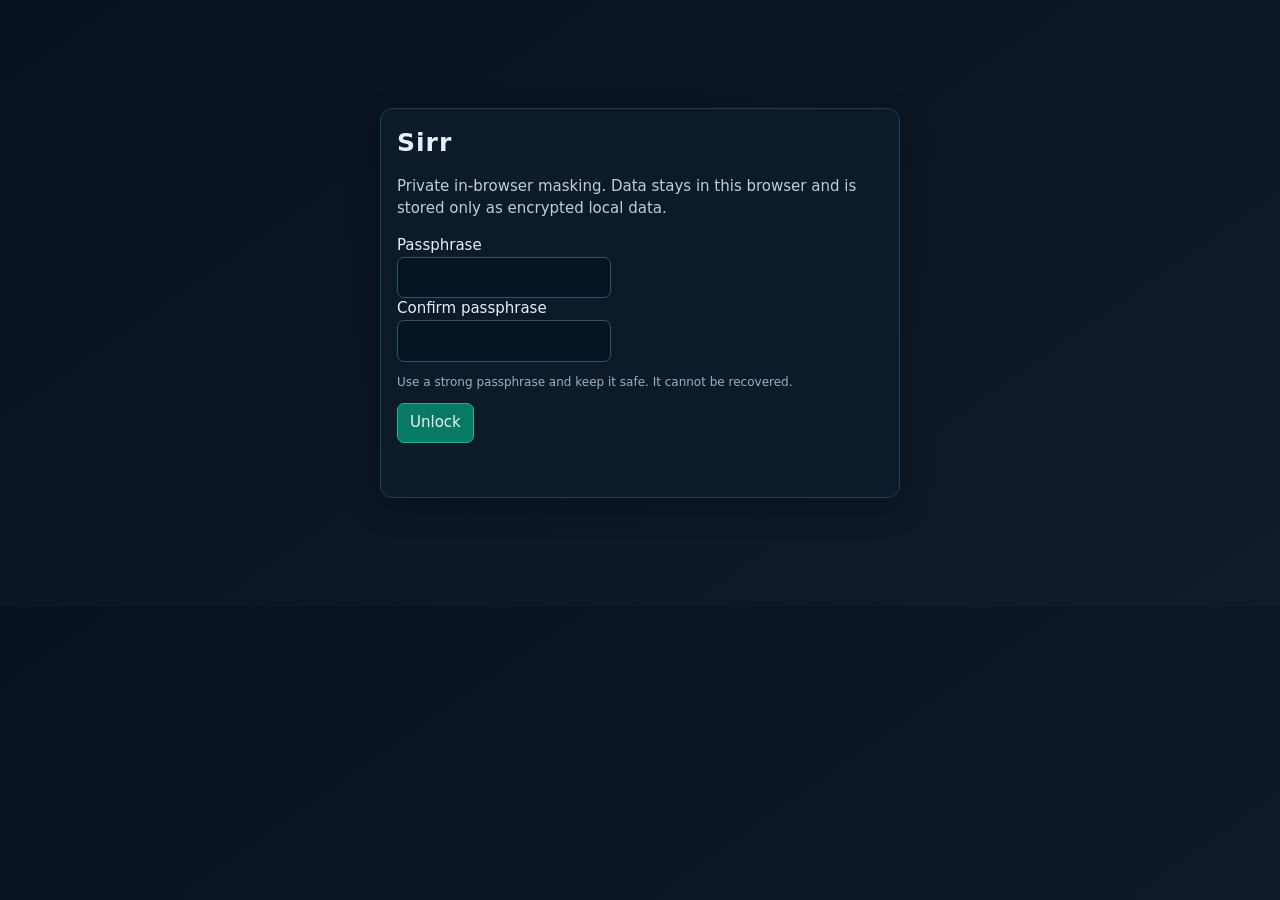
<file: sirr.html>
<!doctype html><html lang="en"><head><meta charset="utf-8">
<meta name="robots" content="noindex, nofollow, noarchive">
<meta name="referrer" content="no-referrer">
<meta http-equiv="Content-Security-Policy" content="default-src 'none'; script-src 'unsafe-inline'; style-src 'unsafe-inline'; img-src data:; connect-src 'none'; form-action 'none'; base-uri 'none'">
<meta name="viewport" content="width=device-width,initial-scale=1"><title>Sirr</title><style>
:root{color-scheme:dark;--bg:#07111f;--panel:#0d1b2b;--line:#263a50;--text:#e8f0f7;--muted:#9eb0c2;--accent:#46d3aa;--warn:#ffcb6b;--bad:#ff7185}*{box-sizing:border-box}body{margin:0;background:linear-gradient(145deg,#07111f,#101b29);color:var(--text);font:15px/1.45 system-ui,sans-serif}main{max-width:1500px;margin:auto;padding:22px}h1{margin:0;font-size:25px;letter-spacing:.04em}h2{font-size:17px;margin:0 0 12px}h3{font-size:15px}.top{display:flex;align-items:center;justify-content:space-between;gap:12px;margin-bottom:18px}.badge{color:var(--accent);font-size:13px}.card{background:rgba(13,27,43,.96);border:1px solid var(--line);border-radius:12px;padding:16px;margin-bottom:16px;box-shadow:0 10px 30px #0004}.row{display:flex;gap:10px;align-items:center;flex-wrap:wrap}.grow{flex:1}.grid{display:grid;grid-template-columns:1fr 1fr;gap:16px}@media(max-width:900px){.grid{grid-template-columns:1fr}}textarea,input,select,button{font:inherit;color:var(--text)}textarea,input,select{background:#071421;border:1px solid #36506a;border-radius:7px;padding:9px}textarea{width:100%;min-height:260px;resize:vertical;font:13px/1.4 ui-monospace,Consolas,monospace;tab-size:4}button{background:#183047;border:1px solid #3b5872;border-radius:7px;padding:8px 12px;cursor:pointer}button.primary{background:#087a64;border-color:#17b695}button.danger{border-color:#8a3445;color:#ffabb7}button:hover{filter:brightness(1.15)}button:disabled{opacity:.45;cursor:not-allowed}.status{min-height:22px;color:var(--muted);margin:8px 0}.error{color:var(--bad)}.warning{color:var(--warn)}.hidden{display:none!important}.preview{white-space:pre-wrap;overflow:auto;min-height:120px;max-height:330px;background:#071421;border:1px solid #36506a;border-radius:7px;padding:10px;font:13px/1.4 ui-monospace,Consolas,monospace;word-break:break-word}.preview mark{background:#765d16;color:#fff2b8;border-radius:2px}.summary{color:var(--muted);min-height:22px;margin-top:7px}.profile{display:grid;grid-template-columns:160px 1fr auto;gap:10px;margin:10px 0}.profile textarea{min-height:160px}.help{color:#c1ceda}.help strong{color:#fff}dialog{background:var(--panel);color:var(--text);border:1px solid var(--line);border-radius:12px;max-width:450px}dialog::backdrop{background:#000b}#gate{max-width:520px;margin:12vh auto}.small{font-size:12px;color:var(--muted)}
</style></head><body>
<div id="gate" class="card">
  <h1>Sirr</h1><p class="help">Private in-browser masking. Data stays in this browser and is stored only as encrypted local data.</p>
  <label>Passphrase<br><input id="passphrase" type="password" autocomplete="current-password" class="grow"></label>
  <div id="firstFields" class="hidden"><label>Confirm passphrase<br><input id="confirmPassphrase" type="password" autocomplete="new-password" class="grow"></label><p class="small">Use a strong passphrase and keep it safe. It cannot be recovered.</p></div>
  <div class="row"><button id="unlock" class="primary">Unlock</button></div><div id="gateStatus" class="status"></div>
</div>
<main id="app" class="hidden">
 <div class="top"><div><h1>Sirr</h1><div class="badge">Offline browser workspace · encrypted at rest</div></div><div class="row"><button id="exportBackup">Export backup</button><button id="importBackup">Import backup</button><input id="backupFile" type="file" accept="application/json,.sirrbackup" class="hidden"><button id="lock">Lock</button></div></div>
 <section class="card"><div class="row"><label>Notebook (case) <select id="caseSelect"></select></label><input id="newCaseName" placeholder="New case name" maxlength="64"><button id="newCase">New case</button><button id="forgetCase" class="danger">Forget case</button><label><input id="allIps" type="checkbox"> Mask all IPs (logs)</label></div><div id="caseStatus" class="status"></div></section>
 <div class="grid">
  <section class="card"><h2>Mask before sharing</h2><textarea id="maskInput" spellcheck="false" placeholder="Paste investigation text here"></textarea><div class="row"><button id="maskButton" class="primary">Mask</button><button id="copyMasked">Copy masked</button></div><div id="maskStatus" class="summary"></div><textarea id="maskOutput" readonly spellcheck="false" placeholder="Masked text"></textarea><h3>Replacement preview</h3><div id="preview" class="preview"></div></section>
  <section class="card"><h2>Restore an AI answer</h2><textarea id="unmaskInput" spellcheck="false" placeholder="Paste the AI answer here"></textarea><div class="row"><button id="unmaskButton" class="primary">Unmask</button><button id="copyUnmasked">Copy</button></div><div id="unmaskStatus" class="summary"></div><textarea id="unmaskOutput" readonly spellcheck="false" placeholder="Restored text"></textarea></section>
 </div>
 <section class="card"><h2>Mask local text files</h2><p class="small">Files are read locally and masked downloads are created in this browser. Original line endings are preserved.</p><div class="row"><input id="textFiles" type="file" multiple><button id="maskFiles" class="primary">Mask and download</button></div><div id="fileStatus" class="status"></div></section>
 <section class="card"><div class="row"><h2 class="grow">Client profiles</h2><button id="addProfile">Add client</button><button id="saveProfiles" class="primary">Save profiles</button></div><div id="profiles"></div><div id="profileStatus" class="status"></div></section>
 <section class="card help"><h2>How to use Sirr safely</h2><p>A <strong>notebook (case)</strong> remembers stable masked values so Sirr can restore answers later. Use one case per investigation and do not mix investigations in the same case.</p><p>Keep your passphrase: Sirr never stores it and cannot recover it. Export an encrypted backup regularly; it contains profiles and notebooks and uses the same passphrase.</p><p>For normal investigations, public IOC addresses remain visible. Enable “Mask all IPs” for whole logs when every address must change. Forgetting a case permanently removes its mapping, so its masked text can no longer be restored.</p></section>
</main>
<dialog id="importDialog"><form method="dialog"><h2>Import encrypted backup</h2><p>Enter the passphrase that encrypted this backup.</p><label>Backup passphrase<br><input id="backupPassphrase" type="password" autocomplete="current-password"></label><div id="importError" class="error"></div><div class="row"><button value="cancel">Cancel</button><button id="mergeImport" value="merge">Merge</button><button id="replaceImport" class="danger" value="replace">Replace</button></div></form></dialog>
<script>/* Sirr browser engine. No I/O: callers own persistence and presentation. */
(() => {
  "use strict";

  const INTERNAL_TLDS = new Set(["local", "lan", "corp", "internal", "intranet", "ad", "home"]);
  const enc = new TextEncoder();

  function esc(s) { return s.replace(/[.*+?^${}()|[\]\\]/g, "\\$&"); }
  function b64(bytes) { let s = ""; for (const b of bytes) s += String.fromCharCode(b); return btoa(s); }
  function unb64(s) { const v = atob(s), out = new Uint8Array(v.length); for (let i=0;i<v.length;i++) out[i]=v.charCodeAt(i); return out; }
  function randomKey() { return b64(crypto.getRandomValues(new Uint8Array(32))); }
  function newVault() { return {version:1,key:randomKey(),forward:{},reverse:{},counters:{},settings:{all_ips:false}}; }
  function nextNumber(vault, key) { const n=(Number(vault.counters[key])||0)+1; vault.counters[key]=n; return n; }

  function parseProfiles(items) {
    const out=[];
    for (const item of items) {
      const p={id:item.id,names:[],domains:[],netbios:[],host_prefixes:[],public_ranges:[],users:[],words:[]};
      if (!/^[A-Za-z0-9][A-Za-z0-9_.-]{0,63}$/.test(p.id)) throw new Error("Invalid client identifier");
      const dest={name:"names",domain:"domains",netbios:"netbios",host_prefix:"host_prefixes",user:"users",word:"words"};
      const lines=String(item.text).replace(/^\uFEFF/,"").split(/\r?\n/);
      lines.forEach((raw,i) => {
        const line=raw.trim(); if (!line || line.startsWith("#")) return;
        const at=line.indexOf(":");
        if (at<0) throw new Error(`Invalid profile line ${i+1}`);
        const key=line.slice(0,at).trim(), value=line.slice(at+1).trim();
        if (!value || /[\x00-\x1f\x7f]/.test(value) || (!dest[key] && key!=="public_range")) throw new Error(`Invalid profile line ${i+1}`);
        if (key==="public_range") p.public_ranges.push(parseNetwork(value)); else p[dest[key]].push(value);
      });
      if (!p.names.length) throw new Error("Profile has no name");
      for (const d of p.domains) if (!d.includes(".") || !/^[A-Za-z0-9.-]+$/.test(d)) throw new Error("Invalid profile domain");
      out.push(p);
    }
    if (!out.length) throw new Error("Add at least one client profile");
    return out;
  }

  function parseIPv4(s) {
    const a=s.split("."); if(a.length!==4) throw new Error("ip");
    let v=0n; for(const x of a){ if(!/^\d{1,3}$/.test(x)||Number(x)>255) throw new Error("ip"); v=(v<<8n)|BigInt(Number(x)); }
    return {version:4,bits:32,value:v};
  }
  function parseIPv6(s) {
    let text=s.toLowerCase(), tail=[];
    if(text.includes(".")){
      const k=text.lastIndexOf(":"), v4=parseIPv4(text.slice(k+1)).value;
      tail=[Number((v4>>16n)&65535n).toString(16),Number(v4&65535n).toString(16)]; text=text.slice(0,k)+":"+tail.join(":");
    }
    const sides=text.split("::"); if(sides.length>2) throw new Error("ip");
    const left=sides[0]?sides[0].split(":"):[], right=sides.length===2&&sides[1]?sides[1].split(":"):[];
    if(sides.length===1 && left.length!==8) throw new Error("ip");
    const fill=sides.length===2 ? 8-left.length-right.length : 0; if(fill<1&&sides.length===2) throw new Error("ip");
    const parts=[...left,...Array(fill).fill("0"),...right]; if(parts.length!==8) throw new Error("ip");
    let v=0n; for(const x of parts){if(!/^[0-9a-f]{1,4}$/.test(x))throw new Error("ip");v=(v<<16n)|BigInt(parseInt(x,16));}
    return {version:6,bits:128,value:v};
  }
  function parseAddress(s){ return s.includes(":")?parseIPv6(s):parseIPv4(s); }
  function maskBits(bits,prefix){ return prefix===0?0n:((1n<<BigInt(prefix))-1n)<<BigInt(bits-prefix); }
  function parseNetwork(s){
    const [a,p]=s.split("/"), ip=parseAddress(a), prefix=p===undefined?ip.bits:Number(p);
    if(!Number.isInteger(prefix)||prefix<0||prefix>ip.bits)throw new Error("network");
    return {version:ip.version,bits:ip.bits,prefix,value:ip.value&maskBits(ip.bits,prefix)};
  }
  function contains(net,ip){ return net.version===ip.version && (ip.value&maskBits(ip.bits,net.prefix))===net.value; }
  function ipv4(v){ return [24n,16n,8n,0n].map(n=>Number((v>>n)&255n)).join("."); }
  function ipv6(v, exploded=false){
    const p=[];for(let i=7;i>=0;i--)p.push(Number((v>>BigInt(i*16))&65535n).toString(16));
    if(exploded)return p.map(x=>x.padStart(4,"0")).join(":");
    let best=-1,len=0;for(let i=0;i<8;){if(p[i]!=="0"){i++;continue;}let j=i;while(j<8&&p[j]==="0")j++;if(j-i>len){best=i;len=j-i;}i=j;}
    if(len<2)return p.join(":");
    const l=p.slice(0,best).join(":"),r=p.slice(best+len).join(":");return l+"::"+r;
  }
  function formatAddress(ip,exploded=false){return ip.version===4?ipv4(ip.value):ipv6(ip.value,exploded);}
  function formatNetwork(n, exploded=false){return `${formatAddress(n,exploded)}/${n.prefix}`;}
  const PRIVATE=["10.0.0.0/8","172.16.0.0/12","192.168.0.0/16","100.64.0.0/10","169.254.0.0/16","fd00::/8","fe80::/10"].map(parseNetwork);
  const PUBLIC_TARGET={4:parseNetwork("198.18.0.0/15"),6:parseNetwork("2001:db8::/32")};

  function classify(ip,ranges,client,allIps){
    for(const n of PRIVATE)if(contains(n,ip))return {source:n,target:n,namespace:`private:${client}:${formatNetwork(n)}`};
    for(const n of ranges)if(contains(n,ip))return {source:n,target:PUBLIC_TARGET[ip.version],namespace:`public:${client}:${formatNetwork(n)}`};
    if(allIps){const n=ip.version===4?parseNetwork("0.0.0.0/0"):parseNetwork("2000::/3");return {source:n,target:n,namespace:`all-public:${ip.version}`};}
    return null;
  }
  async function hbit(key,namespace,prefix,length){
    const size=Math.max(1,Math.ceil(length/8)), tail=new Uint8Array(size), dv=new DataView(tail.buffer); let x=prefix;
    for(let i=size-1;i>=0;i--){tail[i]=Number(x&255n);x>>=8n;}
    const ns=enc.encode(namespace), data=new Uint8Array(ns.length+3+size);data.set(ns);data[ns.length]=0;data[ns.length+1]=(length>>8)&255;data[ns.length+2]=length&255;data.set(tail,ns.length+3);
    const sig=new Uint8Array(await crypto.subtle.sign("HMAC",key,data));return sig[0]>>7;
  }
  async function transform(ip,ctx,key){
    const bits=ip.bits, sp=ctx.source.prefix,tp=ctx.target.prefix, variable=Math.min(bits-sp,bits-tp);
    let known=ctx.source.value>>BigInt(bits-sp), result=ctx.target.value;
    for(let off=0;off<variable;off++){
      const spos=bits-sp-off-1,tpos=bits-tp-off-1,original=Number((ip.value>>BigInt(spos))&1n), pad=await hbit(key,ctx.namespace,known,sp+off),mapped=original^pad;
      known=(known<<1n)|BigInt(original);if(mapped)result|=1n<<BigInt(tpos);
    }
    return {version:ip.version,bits,value:result};
  }
  function normalPublic4(v){
    const bad=["0.0.0.0/8","10.0.0.0/8","100.64.0.0/10","127.0.0.0/8","169.254.0.0/16","172.16.0.0/12","192.0.0.0/24","192.0.2.0/24","192.168.0.0/16","198.18.0.0/15","198.51.100.0/24","203.0.113.0/24","224.0.0.0/4","240.0.0.0/4"].map(parseNetwork);
    return !bad.some(n=>contains(n,{version:4,bits:32,value:v}));
  }
  function normalPublic(ip){if(ip.version===4)return normalPublic4(ip.value);return contains(parseNetwork("2000::/3"),ip)&&!contains(parseNetwork("2001:db8::/32"),ip);}
  function blockOkay(ip){const p=ip.version===4?24:64,n={...ip,prefix:p,value:ip.value&maskBits(ip.bits,p)};return normalPublic(n)&&normalPublic({...n,value:n.value+((1n<<BigInt(ip.bits-p))-1n)});}
  async function mapAddress(ip,ctx,key,allPublic){
    if(!allPublic)return transform(ip,ctx,key);const original=ip.value&maskBits(ip.bits,ip.version===4?24:64);let cur=ip,seen=new Set();
    for(;;){cur=await transform(cur,ctx,key);const block=cur.value&maskBits(cur.bits,cur.version===4?24:64),s=cur.value.toString();if(block!==original&&blockOkay(cur))return cur;if(seen.has(s))throw new Error("Unable to map IP into public address space");seen.add(s);}
  }
  async function mapText(value,ranges,client,allIps,key){
    const defanged=value.includes("[.]"), plain=value.replaceAll("[.]",".");let network=null,ip;
    try{if(plain.includes("/")){network=parseNetwork(plain);ip={version:network.version,bits:network.bits,value:network.value};}else ip=parseAddress(plain);}catch{return null;}
    const ctx=classify(ip,ranges,client,allIps);if(!ctx)return null;let mapped=await mapAddress(ip,ctx,key,ctx.namespace.startsWith("all-public:"));let result;
    if(network){
      let prefix;if(ctx.source.prefix===ctx.target.prefix)prefix=network.prefix;else prefix=Math.max(ctx.target.prefix,Math.min(ip.bits,ctx.target.prefix+(network.prefix-ctx.source.prefix)));
      const mn={...mapped,prefix,value:mapped.value&maskBits(mapped.bits,prefix)};result=formatNetwork(mn);
      if(ctx.source.prefix===ctx.target.prefix&&result===formatNetwork(network))result=network.version===4?`${ipv4(network.value)}/${ipv4(maskBits(32,network.prefix))}`:`${formatAddress(network,true)}/${network.prefix}`;
    }else result=formatAddress(mapped);
    return defanged?result.replaceAll(".","[.]"):result;
  }

  function overlaps(a,b,ranges){return ranges.some(x=>a<x[1]&&b>x[0]);}
  function clientForDomain(domain,profiles){const f=domain.toLowerCase().replace(/\.$/,"");for(const p of profiles)if(p.domains.some(d=>f===d.toLowerCase()||f.endsWith("."+d.toLowerCase())))return p.id;return null;}
  function lineClient(text,pos,profiles){const l=text.lastIndexOf("\n",pos-1)+1,r=text.indexOf("\n",pos),line=text.slice(l,r<0?text.length:r).toLowerCase();for(const p of profiles)if([...p.names,...p.domains,...p.netbios,...p.host_prefixes].some(x=>line.includes(x.toLowerCase())))return p.id;return profiles[0]?.id||null;}
  function matches(re,text,fn){for(const m of text.matchAll(re))fn(m);}
  function findSpans(text,profiles,allIps=false){
    const candidates=[], protectedRanges=[];
    matches(/hxxps?:\/\/\S+|(?:[A-Za-z0-9-]+\[\.\])+(?:[A-Za-z]{2,})/gi,text,m=>protectedRanges.push([m.index,m.index+m[0].length]));
    const add=(s,e,kind,client,force=false)=>{if(force||!overlaps(s,e,protectedRanges))candidates.push({start:s,end:e,kind,client,value:text.slice(s,e)});};
    const email=/(?<![\w.+-])[\w.+-]+@[A-Za-z0-9-]+(?:\.[A-Za-z0-9-]+)+(?![\w.-])/gi;
    matches(email,text,m=>{const d=m[0].split("@").pop(),c=clientForDomain(d,profiles);if(c||INTERNAL_TLDS.has(d.toLowerCase().split(".").pop()))add(m.index,m.index+m[0].length,"email",c||lineClient(text,m.index,profiles));});
    matches(/http[s]?:\/\/[A-Za-z0-9.-]+(?::\d+)?(?:\/[^\s"'<>]*)?/gi,text,m=>{const h=m[0].replace(/^http[s]?:\/\//i,"").split(/[/:]/)[0],c=clientForDomain(h,profiles);if(c||INTERNAL_TLDS.has(h.toLowerCase().split(".").pop()))add(m.index,m.index+m[0].length,"url",c||lineClient(text,m.index,profiles));});
    const learned=new Map();
    matches(/(?<![\w])([A-Za-z][\w.-]*)(\\{1,2})([A-Za-z0-9_.-]+)/g,text,m=>{const c=profiles.find(p=>p.netbios.some(n=>n.toLowerCase()===m[1].toLowerCase()))?.id;if(c){add(m.index,m.index+m[0].length,"domain_user",c);learned.set(m[3].toLowerCase(),c);}});
    matches(/(C:\\{1,2}Users\\{1,2})([^\\\s"']+)/gi,text,m=>{const c=lineClient(text,m.index,profiles);add(m.index,m.index+m[0].length,"user_path",c);learned.set(m[2].toLowerCase(),c);});
    const learnGroup=(re,group=1)=>matches(re,text,m=>{if(m[group]!=="-"&&m[group]!=="SYSTEM"){const s=m.index+m[0].indexOf(m[group]),c=lineClient(text,s,profiles);add(s,s+m[group].length,"user",c);learned.set(m[group].toLowerCase(),c);}});
    learnGroup(/(?:\buser(?:name)?\b|\baccount\s+name\b|\bcs-username\b|\/user)\s*[:=]\s*([A-Za-z0-9_.-]+)/gi);
    learnGroup(/(?:-Identity\s+|\bconfirmed\s+|\baccount\s+(?!Name\b)|\((?=[A-Za-z0-9_.-]+\)\s+reports\b))([A-Za-z0-9_.-]+)/gi);
    matches(/^proxy:.*?\shttp[s]?:\/\/\S+\s+([A-Za-z0-9_.-]+)\s+HIER_/gim,text,m=>{const s=m.index+m[0].lastIndexOf(m[1]),c=lineClient(text,s,profiles);add(s,s+m[1].length,"user",c);learned.set(m[1].toLowerCase(),c);});
    matches(/(?<![\w./])(?:svc[_-][A-Za-z0-9_.-]+|adm[_-][A-Za-z0-9_.-]+)(?![\w.])/gi,text,m=>{const c=lineClient(text,m.index,profiles);add(m.index,m.index+m[0].length,"user",c);learned.set(m[0].toLowerCase(),c);});
    matches(/\b([A-Z][a-z]{2,}\s+[A-Z][a-z]{2,})\s+\([A-Za-z0-9_.-]+\)\s+reports\b/g,text,m=>{const s=m.index+m[0].indexOf(m[1]);add(s,s+m[1].length,"person",lineClient(text,s,profiles));});
    matches(email,text,m=>{const c=clientForDomain(m[0].split("@").pop(),profiles);if(c)learned.set(m[0].split("@")[0].toLowerCase(),c);});for(const p of profiles)for(const u of p.users)learned.set(u.toLowerCase(),p.id);
    for(const [u,c] of learned){matches(new RegExp(`(?<![\\w])${esc(u)}(?![\\w])`,"gi"),text,m=>add(m.index,m.index+m[0].length,"user",c));if(u.includes(".")){const d=u.split(".").filter(Boolean).map(x=>x[0].toUpperCase()+x.slice(1)).join(" ");matches(new RegExp(`(?<![\\w])${esc(d)}(?![\\w])`,"gi"),text,m=>add(m.index,m.index+m[0].length,"person",c));}}
    matches(/(?<![\w@-])(?:[A-Za-z0-9-]+\.)+[A-Za-z][A-Za-z0-9-]*(?![\w-])/g,text,m=>{const c=clientForDomain(m[0],profiles),internal=INTERNAL_TLDS.has(m[0].toLowerCase().split(".").pop());if(c||internal){const kind=profiles.some(p=>p.domains.some(d=>d.toLowerCase()===m[0].toLowerCase()))?"domain":"hostname";add(m.index,m.index+m[0].length,kind,c||lineClient(text,m.index,profiles));}});
    for(const p of profiles){for(const pre of p.host_prefixes)matches(new RegExp(`(?<![\\w-])${esc(pre)}[A-Za-z0-9-]*(?![\\w-])`,"gi"),text,m=>add(m.index,m.index+m[0].length,"host",p.id));for(const name of p.names)matches(new RegExp(`(?<![\\w])${esc(name)}(?=(?:['’]s|s)?(?![\\w]))`,"gi"),text,m=>add(m.index,m.index+m[0].length,"client",p.id));for(const n of p.netbios)matches(new RegExp(`(?<![\\w])${esc(n)}(?![\\w])`,"gi"),text,m=>add(m.index,m.index+m[0].length,"netbios",p.id));for(const w of p.words)matches(new RegExp(`(?<![\\w])${esc(w)}(?![\\w])`,"gi"),text,m=>add(m.index,m.index+m[0].length,"word",p.id));}
    const addIp=(m,force=false)=>{let value=m[0],parsed;try{parsed=value.includes("/")?parseNetwork(value.replaceAll("[.]",".")):parseAddress(value.replaceAll("[.]","."));}catch{return;}const ip={version:parsed.version,bits:parsed.bits,value:parsed.value},p=profiles.find(x=>x.public_ranges.some(n=>contains(n,ip))),priv=PRIVATE.some(n=>contains(n,ip));if(allIps||p||priv)add(m.index,m.index+value.length,value.includes("/")?"cidr":"ip",p?.id||lineClient(text,m.index,profiles),force);};
    matches(/(?<![\w.])\d{1,3}(?:\.\d{1,3}){3}(?:\/\d{1,3})?(?!\w)|(?<![\w:])[0-9A-Fa-f]*:[0-9A-Fa-f:]+(?:\/\d{1,3})?(?![\w:.])/g,text,m=>addIp(m));
    if(allIps)matches(/(?<![\w.])\d{1,3}(?:\[\.\]\d{1,3}){3}(?:\/\d{1,3})?(?!\w)/gi,text,m=>addIp(m,true));
    const simple=[[/((?:[0-9A-Fa-f]{2}:){5}[0-9A-Fa-f]{2})/g,"mac"],[/S-1-5-21-(?:\d+-){2}\d+(?:-\d+)?/gi,"sid"],[/(?<!\w)(?:(?:\+?\d{1,3}\s*)?\(\d{3}\)\s*\d{3}-\d{4}|\d{3}-\d{4})(?!\w)/g,"phone"],[/\b[A-Z]{2,10}-\d{3,}\b/g,"ticket"]];
    for(const [re,k] of simple)matches(re,text,m=>add(m.index,m.index+m[0].length,k,lineClient(text,m.index,profiles)));
    matches(/ConvertTo-SecureString\s+(["'])([^"'\r\n]+)\1/gi,text,m=>{const s=m.index+m[0].indexOf(m[2]);add(s,s+m[2].length,"secret",lineClient(text,s,profiles));});
    const pri={url:0,email:1,domain_user:2,client:9};candidates.sort((a,b)=>(b.end-b.start)-(a.end-a.start)||a.start-b.start||((a.kind==="netbios"&&profiles.find(p=>p.id===a.client)?.netbios.includes(a.value))?3:(pri[a.kind]??5))-((b.kind==="netbios"&&profiles.find(p=>p.id===b.client)?.netbios.includes(b.value))?3:(pri[b.kind]??5)));
    const selected=[],used=[];for(const s of candidates)if(!overlaps(s.start,s.end,used)){selected.push(s);used.push([s.start,s.end]);}return selected.sort((a,b)=>a.start-b.start);
  }

  class Factory{
    constructor(vault,profiles,source){this.v=vault;this.p=new Map(profiles.map(x=>[x.id,x]));this.labels=new Map(profiles.map((x,i)=>[x.id,String.fromCharCode(65+i)]));this.real=source.toLowerCase();}
    remember(kind,c,real,proposed){const k=`${c||"_"}|${kind}|${real}`;if(this.v.forward[k]!=null)return this.v.forward[k];let f=proposed,n=2;while(this.real.includes(f.toLowerCase())||this.v.reverse[f]!=null)f=`${proposed}-${n++}`;this.v.forward[k]=f;this.v.reverse[f]=real;return f;}
    numbered(kind,c,real,stem,width=2){const k=`${c||"_"}|${kind}|${real}`;if(this.v.forward[k]!=null)return this.v.forward[k];for(;;){const f=stem+String(nextNumber(this.v,`${c||"_"}|${kind}`)).padStart(width,"0");if(!this.real.includes(f.toLowerCase())&&!Object.keys(this.v.reverse).some(x=>x.toLowerCase()===f.toLowerCase()))return this.remember(kind,c,real,f);}}
    client(real,c){const k=`${c||"_"}|client|@name`;if(this.v.forward[k]!=null)return this.v.forward[k];const f=`CLIENT_${this.labels.get(c)||"X"}`;this.v.forward[k]=f;if(this.v.reverse[f]==null)this.v.reverse[f]=real;return f;}
    netbios(real,c){return this.remember("netbios",c,real,`DOMAIN_${this.labels.get(c)||"X"}`);} user(real,c,email=false){return this.numbered(email?"email_user":"user",c,real,email?"user":"USER_");} host(real,c){return this.numbered("host",c,real,"HOST-");}
    domain(real,c){const folded=real.toLowerCase().replace(/\.$/,""),label=(this.labels.get(c)||"X").toLowerCase(),p=this.p.get(c);if(p)for(const d of [...p.domains].sort((a,b)=>b.length-a.length)){const base=d.toLowerCase();if(folded===base||folded.endsWith("."+base)){const lead=folded.slice(0,-base.length).replace(/\.$/,""),suffix=INTERNAL_TLDS.has(base.split(".").pop())?base.split(".").pop():"example",mapped=`client-${label}.${suffix}`,proposed=lead?[this.host(lead.split(".")[0],c),lead.split(".").slice(1).join("."),mapped].filter(Boolean).join("."):mapped;return this.remember("domain",c,real,proposed);}}const parts=folded.split(".");return this.remember("domain",c,real,`${this.host(parts[0],c)}.client-${label}.${parts.at(-1)}`);}
    transform(kind,real,c){if(kind==="client")return this.client(real,c);if(kind==="netbios")return this.netbios(real,c);if(["host","hostname","domain"].includes(kind))return real.includes(".")?this.domain(real,c):this.host(real,c);if(kind==="email"){const at=real.lastIndexOf("@"),f=`${this.user(real.slice(0,at),c,true)}@${this.domain(real.slice(at+1),c)}`;return this.remember(kind,c,real,f);}if(kind==="url"){const u=new URL(real),host=this.domain(u.hostname,c),path=u.pathname.replace(/\b[A-Z]{2,10}-\d{3,}\b/g,x=>this.numbered("ticket",c,x,"TICKET_")),f=`${u.protocol}//${host}${u.port?":"+u.port:""}${path}${u.search}${u.hash}`;return this.remember(kind,c,real,f);}if(kind==="domain_user"){const m=real.match(/^([^\\]+)(\\{1,2})(.+)$/),f=this.netbios(m[1],c)+m[2]+this.user(m[3],c);return this.remember(kind,c,real,f);}if(kind==="user_path"){const m=real.match(/^(C:\\{1,2}Users\\{1,2})(.+)$/i),f=m[1]+this.user(m[2],c);return this.remember(kind,c,real,f);}if(kind==="user")return this.user(real,c);if(["word","person"].includes(kind))return this.numbered("word",c,real,"WORD_");if(kind==="sid"){const n=nextNumber(this.v,`${c||"_"}|sid`);return this.remember(kind,c,real,`S-1-5-21-100000000${n}-200000000${n}-300000000${n}-1001`);}return this.numbered(kind,c,real,{mac:"MAC_",phone:"PHONE_",ticket:"TICKET_",secret:"SECRET_"}[kind]||"VALUE_");}
  }
  function warningsFor(text,profiles,spans){const out=new Set(),ranges=spans.map(s=>[s.start,s.end]);for(const p of profiles){const starts=new Set(p.names.map(n=>n.split(/\s+/)[0].toLowerCase()));matches(/\b[A-Z][a-z]{2,}\b/g,text,m=>{if(starts.has(m[0].toLowerCase())&&!overlaps(m.index,m.index+m[0].length,ranges))out.add("possible profile-name fragment remains");});}matches(/(?<![\w@-])(?:[A-Za-z0-9-]+\.)+[A-Za-z][A-Za-z0-9-]*(?![\w-])/g,text,m=>{if(INTERNAL_TLDS.has(m[0].toLowerCase().split(".").pop())&&!overlaps(m.index,m.index+m[0].length,ranges))out.add("unknown internal-looking domain remains");});return [...out].sort();}
  async function mask(text,profiles,vault,allIps=false){
    vault.settings.all_ips=!!allIps;const spans=findSpans(text,profiles,allIps),factory=new Factory(vault,profiles,text),key=await crypto.subtle.importKey("raw",unb64(vault.key),{name:"HMAC",hash:"SHA-256"},false,["sign"]),byId=new Map(profiles.map(p=>[p.id,p])),pieces=[],preview=[],counts={},ranges=[];let cursor=0,outLen=0;
    for(const s of spans){const plain=text.slice(cursor,s.start);pieces.push(plain);outLen+=plain.length;let fake;if(s.kind==="ip"||s.kind==="cidr"){fake=await mapText(s.value,byId.get(s.client)?.public_ranges||[],s.client||"",allIps,key);if(fake==null){pieces.push(s.value);outLen+=s.value.length;cursor=s.end;continue;}const k=`${s.client||"_"}|${s.kind}|${s.value}`;if(vault.forward[k]!=null)fake=vault.forward[k];else{vault.forward[k]=fake;vault.reverse[fake]=s.value;}}else fake=factory.transform(s.kind,s.value,s.client);pieces.push(fake);ranges.push({start:outLen,end:outLen+fake.length,kind:s.kind});outLen+=fake.length;if(s.kind==="client"){const t=text.slice(s.end).match(/^(?:['’]s|s)?(?:\s+[^\W\d_][\w-]*)?/u)?.[0]||"";if(t)vault.reverse[fake+t]=s.value+t;}counts[s.kind]=(counts[s.kind]||0)+1;preview.push([s.kind,s.value,fake]);cursor=s.end;}
    pieces.push(text.slice(cursor));return {text:pieces.join(""),report:{counts:Object.entries(counts).sort(),warnings:warningsFor(text,profiles,spans),preview,ranges}};
  }
  function unmask(text,vault){const keys=Object.keys(vault.reverse).sort((a,b)=>b.length-a.length);if(!keys.length)return {text,count:0};const re=new RegExp(keys.map(esc).join("|"),"g");let count=0;return {text:text.replace(re,m=>{count++;return vault.reverse[m];}),count};}
  function commonPrefix(a,b,bits){let n=0;for(let i=bits-1;i>=0;i--){if(((a>>BigInt(i))&1n)!==((b>>BigInt(i))&1n))break;n++;}return n;}

  window.SirrEngine={parseProfiles,newVault,mask,unmask,parseAddress,parseNetwork,formatAddress,findSpans,commonPrefix,b64,unb64};
})();
</script>
<script>
(() => {"use strict";
if(top!==self){document.documentElement.textContent="";throw new Error("Framing blocked");}
const $=id=>document.getElementById(id), STORE="sirr.encrypted.v1", EXAMPLE="name: Example Harbor\ndomain: example-harbor.test\nnetbios: EXAMPLE\nhost_prefix: EX-\npublic_range: 203.0.113.0/24\nuser: alex.example\nword: ExampleSite";
let state=null,key=null,salt=null,idleTimer=null,pendingBackup=null;
const exists=()=>localStorage.getItem(STORE)!==null;
function touch(){clearTimeout(idleTimer);if(key)idleTimer=setTimeout(()=>lock(),30*60*1000);}
for(const e of ["pointerdown","keydown","input"])addEventListener(e,touch,{passive:true});
function bytes64(a){return SirrEngine.b64(new Uint8Array(a));} function from64(s){return SirrEngine.unb64(s);}
async function derive(pass,s){const material=await crypto.subtle.importKey("raw",new TextEncoder().encode(pass),"PBKDF2",false,["deriveKey"]);return crypto.subtle.deriveKey({name:"PBKDF2",hash:"SHA-256",salt:s,iterations:600000},material,{name:"AES-GCM",length:256},false,["encrypt","decrypt"]);}
async function encryptData(data,k,s){const iv=crypto.getRandomValues(new Uint8Array(12)),plain=new TextEncoder().encode(JSON.stringify(data)),cipher=await crypto.subtle.encrypt({name:"AES-GCM",iv,additionalData:new TextEncoder().encode("Sirr-v1")},k,plain);return {format:"sirr-backup",version:1,kdf:{name:"PBKDF2-SHA256",iterations:600000,salt:bytes64(s)},cipher:{name:"AES-GCM",iv:bytes64(iv),data:bytes64(cipher)}};}
async function decryptData(env,k){if(env?.format!=="sirr-backup"||env?.version!==1||env?.kdf?.iterations!==600000)throw new Error("Invalid backup format");const plain=await crypto.subtle.decrypt({name:"AES-GCM",iv:from64(env.cipher.iv),additionalData:new TextEncoder().encode("Sirr-v1")},k,from64(env.cipher.data));const data=JSON.parse(new TextDecoder().decode(plain));if(data?.version!==1||!Array.isArray(data.profiles)||typeof data.vaults!=="object")throw new Error("Invalid encrypted data");return data;}
async function save(){localStorage.setItem(STORE,JSON.stringify(await encryptData(state,key,salt)));}
function blankState(){return {version:1,profiles:[],vaults:{}};}
async function unlock(){const pass=$("passphrase").value, first=!exists();$("gateStatus").textContent="Working…";$("gateStatus").className="status";try{if(first){if(pass.length<8)throw new Error("Use at least 8 characters");if(pass!==$("confirmPassphrase").value)throw new Error("Passphrases do not match");salt=crypto.getRandomValues(new Uint8Array(16));key=await derive(pass,salt);state=blankState();await save();}else{const env=JSON.parse(localStorage.getItem(STORE));salt=from64(env.kdf.salt);key=await derive(pass,salt);try{state=await decryptData(env,key);}catch{key=null;throw new Error("Wrong passphrase or damaged encrypted data. No data was changed.");}}$("passphrase").value=$("confirmPassphrase").value="";$("gate").classList.add("hidden");$("app").classList.remove("hidden");renderAll();touch();}catch(e){$("gateStatus").textContent=e.message;$("gateStatus").className="status error";}}
function lock(){key=null;state=null;salt=null;clearTimeout(idleTimer);$("maskInput").value=$("maskOutput").value=$("unmaskInput").value=$("unmaskOutput").value="";$("preview").textContent="";$("app").classList.add("hidden");$("gate").classList.remove("hidden");$("firstFields").classList.toggle("hidden",exists());$("gateStatus").textContent="Locked";}
function currentCase(){return $("caseSelect").value;} function vault(){return state.vaults[currentCase()];}
function renderCases(select){const names=Object.keys(state.vaults).sort();$("caseSelect").replaceChildren(...names.map(n=>new Option(n,n)));if(select&&state.vaults[select])$("caseSelect").value=select;const v=vault();$("allIps").checked=!!v?.settings?.all_ips;const disabled=!v;for(const id of ["forgetCase","maskButton","unmaskButton","maskFiles","allIps"])$(id).disabled=disabled;$("caseStatus").textContent=disabled?"Create a notebook to begin.":"Notebook mappings are encrypted and saved after each mask.";}
function renderProfiles(){const root=$("profiles");root.replaceChildren();state.profiles.forEach((p,i)=>{const row=document.createElement("div");row.className="profile";const id=document.createElement("input");id.value=p.id;id.setAttribute("aria-label","Client identifier");const ta=document.createElement("textarea");ta.value=p.text;ta.placeholder=EXAMPLE;ta.spellcheck=false;const del=document.createElement("button");del.textContent="Remove";del.onclick=()=>{state.profiles.splice(i,1);renderProfiles();};row.append(id,ta,del);root.append(row);});}
function readProfiles(){return [...$("profiles").children].map(r=>({id:r.children[0].value.trim(),text:r.children[1].value}));}
function renderAll(){renderCases();renderProfiles();}
function profiles(){return SirrEngine.parseProfiles(state.profiles);}
function newCase(){const n=$("newCaseName").value.trim();if(!/^[A-Za-z0-9][A-Za-z0-9_.-]{0,63}$/.test(n)){setStatus("caseStatus","Use 1–64 letters, numbers, dots, dashes, or underscores.",true);return;}if(state.vaults[n]){setStatus("caseStatus","That notebook already exists.",true);return;}state.vaults[n]=SirrEngine.newVault();$("newCaseName").value="";save().then(()=>renderCases(n));}
function setStatus(id,text,bad=false){$(id).textContent=text;$(id).className=bad?"status error":"status";}
function showPreview(text,ranges){const root=$("preview");root.replaceChildren();let p=0;for(const r of ranges){root.append(document.createTextNode(text.slice(p,r.start)));const m=document.createElement("mark");m.textContent=text.slice(r.start,r.end);m.title=r.kind;root.append(m);p=r.end;}root.append(document.createTextNode(text.slice(p)));}
async function doMask(){try{setStatus("maskStatus","Masking…");const result=await SirrEngine.mask($("maskInput").value,profiles(),vault(),$("allIps").checked);$("maskOutput").value=result.text;showPreview(result.text,result.report.ranges);const counts=result.report.counts.map(x=>`${x[0]}: ${x[1]}`).join(" · ")||"No replacements";const warns=result.report.warnings.length?` · Warnings: ${result.report.warnings.join("; ")}`:"";$("maskStatus").textContent=counts+warns;$("maskStatus").className=result.report.warnings.length?"summary warning":"summary";await save();}catch(e){setStatus("maskStatus",e.message,true);}}
function doUnmask(){try{const r=SirrEngine.unmask($("unmaskInput").value,vault());$("unmaskOutput").value=r.text;$("unmaskStatus").textContent=`Restored ${r.count} value${r.count===1?"":"s"}.`;}catch(e){setStatus("unmaskStatus",e.message,true);}}
async function copy(id,status){try{await navigator.clipboard.writeText($(id).value);$(status).textContent="Copied.";}catch{$(id).focus();$(id).select();document.execCommand("copy");$(status).textContent="Copied.";}}
function download(name,data,type="application/octet-stream"){const a=document.createElement("a"),url=URL.createObjectURL(new Blob([data],{type}));a.href=url;a.download=name;document.body.append(a);a.click();a.remove();setTimeout(()=>URL.revokeObjectURL(url),1000);}
function readFile(file){return new Promise((resolve,reject)=>{const reader=new FileReader();reader.onload=()=>resolve(reader.result);reader.onerror=()=>reject(new Error("Could not read a selected file."));reader.readAsText(file);});}
async function maskFiles(){const files=[...$("textFiles").files];if(!files.length)return setStatus("fileStatus","Choose one or more text files.",true);try{for(let i=0;i<files.length;i++){setStatus("fileStatus",`Masking ${i+1} of ${files.length}…`);const source=await readFile(files[i]),r=await SirrEngine.mask(source,profiles(),vault(),$("allIps").checked);download(`sirr-masked-${i+1}.txt`,r.text,"text/plain;charset=utf-8");}await save();setStatus("fileStatus",`Downloaded ${files.length} masked file${files.length===1?"":"s"}.`);}catch(e){setStatus("fileStatus",e.message,true);}}
async function exportBackup(){const env=await encryptData(state,key,salt);download(`sirr-backup-${new Date().toISOString().slice(0,10)}.sirrbackup`,JSON.stringify(env),"application/json");}
async function chooseBackup(){const f=$("backupFile").files[0];if(!f)return;try{pendingBackup=JSON.parse(await readFile(f));$("importError").textContent="";$("backupPassphrase").value="";$("importDialog").showModal();}catch{$("importError").textContent="Invalid backup file.";$("importDialog").showModal();}finally{$("backupFile").value="";}}
async function importBackup(mode,e){e.preventDefault();try{const importSalt=from64(pendingBackup.kdf.salt),importKey=await derive($("backupPassphrase").value,importSalt),imported=await decryptData(pendingBackup,importKey);$("backupPassphrase").value="";if(mode==="replace")state=imported;else{const ps=new Map(state.profiles.map(p=>[p.id,p]));for(const p of imported.profiles)ps.set(p.id,p);state.profiles=[...ps.values()];state.vaults={...state.vaults,...imported.vaults};}await save();$("importDialog").close();renderAll();setStatus("caseStatus",`Backup ${mode} completed.`);}catch{$("importError").textContent="Wrong passphrase, damaged backup, or incompatible file. Nothing was changed.";}}
$("firstFields").classList.toggle("hidden",exists());$("unlock").onclick=unlock;$("passphrase").onkeydown=e=>{if(e.key==="Enter")unlock();};$("lock").onclick=lock;$("newCase").onclick=newCase;$("caseSelect").onchange=()=>renderCases(currentCase());$("allIps").onchange=async()=>{vault().settings.all_ips=$("allIps").checked;await save();};
$("forgetCase").onclick=async()=>{const n=currentCase();if(confirm(`Forget notebook “${n}”? Unmask will no longer be possible for it.`)){delete state.vaults[n];await save();renderCases();}};
$("addProfile").onclick=()=>{state.profiles.push({id:"",text:""});renderProfiles();};$("saveProfiles").onclick=async()=>{try{const p=readProfiles();SirrEngine.parseProfiles(p);state.profiles=p;await save();setStatus("profileStatus","Profiles encrypted and saved.");}catch(e){setStatus("profileStatus",e.message,true);}};
$("maskButton").onclick=doMask;$("unmaskButton").onclick=doUnmask;$("copyMasked").onclick=()=>copy("maskOutput","maskStatus");$("copyUnmasked").onclick=()=>copy("unmaskOutput","unmaskStatus");$("maskFiles").onclick=maskFiles;$("exportBackup").onclick=exportBackup;$("importBackup").onclick=()=>$("backupFile").click();$("backupFile").onchange=chooseBackup;$("mergeImport").onclick=e=>importBackup("merge",e);$("replaceImport").onclick=e=>importBackup("replace",e);
})();
</script></body></html>
</file>
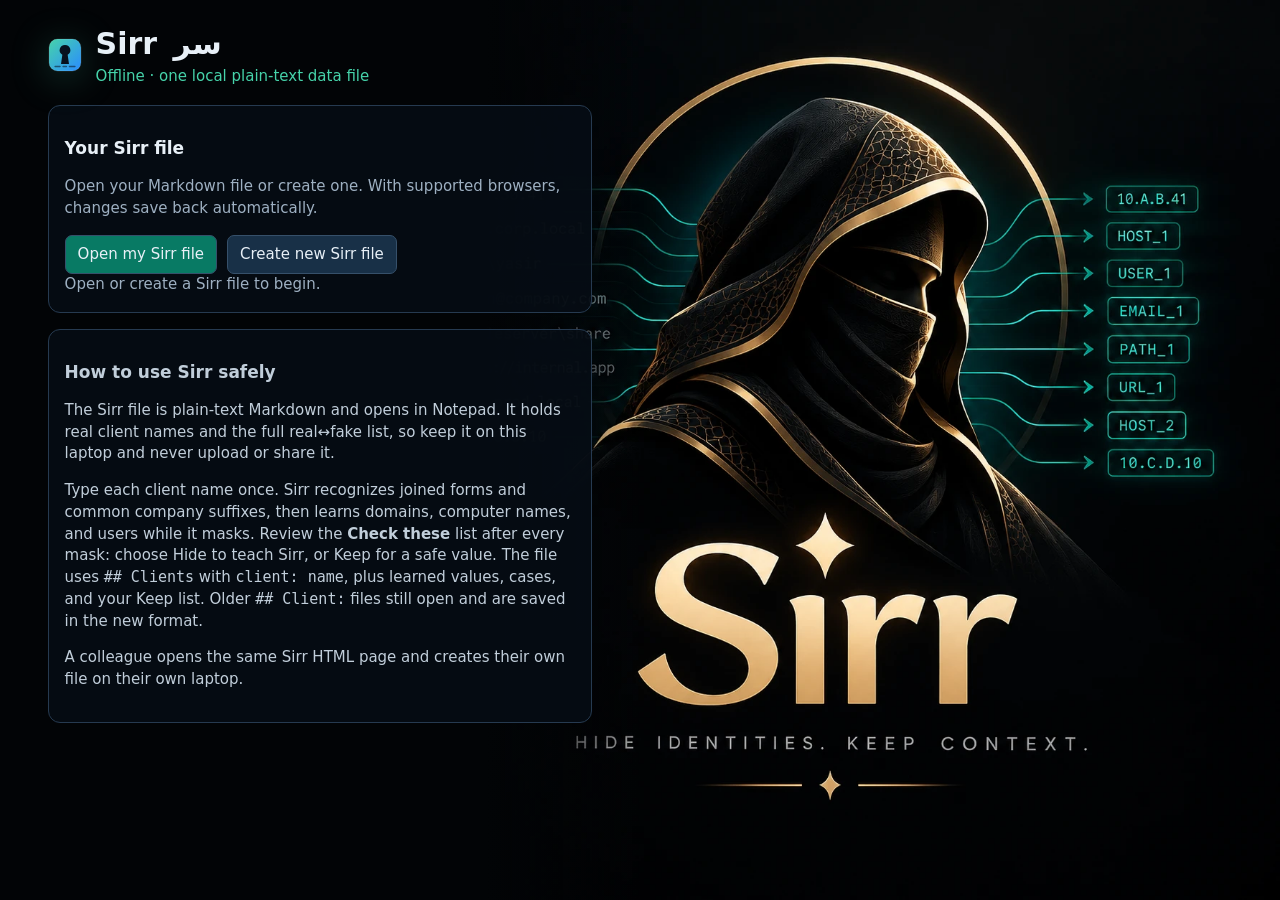
<file: text-utility.html>
<!doctype html><html lang="en"><head><meta charset="utf-8"><meta name="robots" content="noindex, nofollow, noarchive"><meta name="referrer" content="no-referrer"><meta http-equiv="Content-Security-Policy" content="default-src 'none'; script-src 'unsafe-inline'; style-src 'unsafe-inline'; img-src data:; connect-src 'none'; form-action 'none'; base-uri 'none'"><meta name="viewport" content="width=device-width,initial-scale=1"><link rel="icon" href="data:image/svg+xml,%3Csvg%20xmlns%3D%22http%3A//www.w3.org/2000/svg%22%20viewBox%3D%220%200%2064%2064%22%3E%3Cdefs%3E%3ClinearGradient%20id%3D%22g%22%20x1%3D%220%22%20y1%3D%220%22%20x2%3D%221%22%20y2%3D%221%22%3E%3Cstop%20offset%3D%220%22%20stop-color%3D%22%2346d3aa%22/%3E%3Cstop%20offset%3D%221%22%20stop-color%3D%22%232a8cff%22/%3E%3C/linearGradient%3E%3C/defs%3E%3Crect%20x%3D%222%22%20y%3D%222%22%20width%3D%2260%22%20height%3D%2260%22%20rx%3D%2216%22%20fill%3D%22url%28%23g%29%22/%3E%3Cpath%20d%3D%22M32%2013a10%2010%200%200%200-5%2018.7L24.5%2049h15L37%2031.7A10%2010%200%200%200%2032%2013z%22%20fill%3D%22%2307111f%22/%3E%3C/svg%3E"><title>Sirr</title><style>
.brand{display:flex;align-items:center;gap:14px}.logo{width:34px;height:34px;flex:none;filter:drop-shadow(0 6px 18px #46d3aa40)}.ar{color:var(--accent);font-weight:600;margin-inline-start:6px}:root{color-scheme:dark;--p:#0d1b2b;--l:#36506a;--t:#e8f0f7;--m:#9eb0c2;--a:#46d3aa;--b:#ff7185}*{box-sizing:border-box}body{margin:0;background:#07111f;color:var(--t);font:15px/1.45 system-ui}main{max-width:1450px;margin:auto;padding:22px}h1{margin:0}h2{font-size:17px}.top,.row{display:flex;gap:10px;align-items:center;flex-wrap:wrap}.top{justify-content:space-between;margin-bottom:18px}.badge{color:var(--a)}.card{background:var(--p);border:1px solid #263a50;border-radius:12px;padding:16px;margin-bottom:16px}.grid{display:grid;grid-template-columns:1fr;gap:16px}@media(max-width:900px){.grid{grid-template-columns:1fr}}.grow{flex:1}textarea,input,select,button{font:inherit;color:var(--t)}textarea,input,select{background:#071421;border:1px solid var(--l);border-radius:7px;padding:9px}textarea{width:100%;min-height:250px;font:13px/1.4 Consolas,monospace}button{background:#183047;border:1px solid var(--l);border-radius:7px;padding:8px 12px;cursor:pointer}.primary{background:#087a64!important}.danger,.error{color:var(--b)}button:disabled{opacity:.45}.hidden{display:none!important}.status,.small,.summary{color:var(--m)}.preview{white-space:pre-wrap;min-height:100px;max-height:300px;overflow:auto;background:#071421;padding:10px}.preview mark{background:#765d16;color:white}.help{color:#c1ceda}#clientNames{min-height:150px}.advanced{white-space:pre-wrap;color:var(--m);max-height:240px;overflow:auto}.check-item{display:flex;flex-wrap:wrap;gap:8px;align-items:center;margin:7px 0;padding:7px;background:#071421;border-radius:6px}.check-item>:first-child{flex:1 1 160px;min-width:140px;word-break:break-all;font:13px ui-monospace,Consolas,monospace}.check-item code{flex:1;overflow-wrap:anywhere}
body{background:linear-gradient(90deg,#020406 0,#020406 38%,rgba(2,4,6,0) 50%),#020406 url([data-uri]) right center/auto 100vh no-repeat fixed}main{max-width:min(1000px,46vw);margin:0 0 0 2vw}.card{background:rgba(6,12,20,.92)}@media(max-width:1100px){body{background:linear-gradient(rgba(2,4,6,.82),rgba(2,4,6,.82)),#020406 url([data-uri]) center top/cover no-repeat fixed}main{max-width:none;margin:auto}}</style></head><body>
<main><div class="top"><div class="brand"><svg class="logo" viewBox="0 0 64 64" role="img" aria-label="Sirr logo"><defs><linearGradient id="sg" x1="0" y1="0" x2="1" y2="1"><stop offset="0" stop-color="#46d3aa"/><stop offset="1" stop-color="#2a8cff"/></linearGradient></defs><rect x="2" y="2" width="60" height="60" rx="16" fill="url(#sg)"/><rect x="2" y="2" width="60" height="60" rx="16" fill="none" stroke="#ffffff" stroke-opacity=".25"/><path d="M32 13a10 10 0 0 0-5 18.7L24.5 49h15L37 31.7A10 10 0 0 0 32 13z" fill="#07111f"/><rect x="12" y="52" width="12" height="3" rx="1.5" fill="#07111f" opacity=".55"/><rect x="27" y="52" width="9" height="3" rx="1.5" fill="#07111f" opacity=".55"/><rect x="39" y="52" width="13" height="3" rx="1.5" fill="#07111f" opacity=".55"/></svg><div><h1>Sirr <span class="ar">سر</span></h1><div class="badge">Offline · one local plain-text data file</div></div></div></div>
<section class="card"><h2>Your Sirr file</h2><p class="small">Open your Markdown file or create one. With supported browsers, changes save back automatically.</p><div class="row"><button id="openData" class="primary">Open my Sirr file</button><button id="createData">Create new Sirr file</button><button id="downloadData" class="hidden">Download updated Sirr file</button><input id="fallbackData" type="file" accept=".md,.txt,text/plain,text/markdown" class="hidden"></div><div id="dataStatus" class="status">Open or create a Sirr file to begin.</div></section>
<div id="workspace" class="hidden"><section class="card"><div class="row"><label>Case <select id="caseSelect"></select></label><input id="newCaseName" placeholder="New case name"><button id="newCase">New case</button><button id="forgetCase" class="danger">Forget case</button><label><input id="allIps" type="checkbox"> Mask all IPs</label></div><div id="caseStatus" class="status"></div></section>
<section class="card"><h2>Your clients (one name per line)</h2><p class="small">Type the names once. Sirr recognizes common name forms and learns domains, computers, and users from your text.</p><textarea id="clientNames" placeholder="Blue Harbor Company&#10;Falconridge Medical"></textarea><div class="row"><button id="saveClients" class="primary">Save clients</button><span id="profileStatus" class="status"></span></div><details><summary>Advanced</summary><p class="small">Imported profile details and values Sirr learned are kept here automatically.</p><pre id="advancedProfiles" class="advanced"></pre></details></section>
<div class="grid"><section class="card"><h2>Mask before sharing</h2><textarea id="maskInput"></textarea><div class="row"><button id="maskButton" class="primary">Mask</button><button id="copyMasked">Copy masked</button></div><div id="maskStatus" class="summary"></div><textarea id="maskOutput" readonly></textarea><h3>Replacement preview</h3><div id="preview" class="preview"></div><h3>Check these</h3><p class="small">Review anything that still looks private. Hide it for a client, or Keep it if it is safe.</p><div id="checkThese"></div></section><section class="card"><h2>Restore an AI answer</h2><textarea id="unmaskInput"></textarea><div class="row"><button id="unmaskButton" class="primary">Unmask</button><button id="copyUnmasked">Copy</button></div><div id="unmaskStatus" class="summary"></div><textarea id="unmaskOutput" readonly></textarea></section></div>
<section class="card"><h2>Local text-file mode</h2><p class="small">File bytes do not pass through a textarea, so CRLF and LF line endings are preserved.</p><div class="row"><input id="textFiles" type="file" multiple><button id="maskFiles" class="primary">Mask and download</button><button id="unmaskFiles">Unmask and download</button></div><div id="fileStatus" class="status"></div></section>
</div>
<section class="card help"><h2>How to use Sirr safely</h2><p>The Sirr file is plain-text Markdown and opens in Notepad. It holds real client names and the full real↔fake list, so keep it on this laptop and never upload or share it.</p><p>Type each client name once. Sirr recognizes joined forms and common company suffixes, then learns domains, computer names, and users while it masks. Review the <b>Check these</b> list after every mask: choose Hide to teach Sirr, or Keep for a safe value. The file uses <code>## Clients</code> with <code>client: name</code>, plus learned values, cases, and your Keep list. Older <code>## Client:</code> files still open and are saved in the new format.</p><p>A colleague opens the same Sirr HTML page and creates their own file on their own laptop.</p></section></main>
<script>/* Sirr browser engine. No I/O: callers own persistence and presentation. */
(() => {
  "use strict";

  const INTERNAL_TLDS = new Set(["local", "lan", "corp", "internal", "intranet", "ad", "home"]);
  // "Check these" shows likely client identifiers only (no file names, .NET types, log field
  // names or Sirr tokens), same rule as the Python engine.
  const COMMON_TLDS=new Set("com net org io gov edu mil info biz co app dev cloud online site xyz top me ai tech local lan corp internal intranet ad home".split(" "));
  const worthChecking=(kind,v)=>{if(/\bhost-\d+\b|\buser_\d+\b|\bclient-[a-z](?:-\d+)?\.|\b(?:client|domain)_[a-z]\d*\b/i.test(v)||/CLIENT[A-Z]\b|[A-Z]+_\d+/.test(v)||/^(?:c|s|cs|sc)-[a-z0-9()-]+$/i.test(v))return false;if(kind==="domain"){if(/^(?:com|net|org|gov|edu|co|ac|sch|med)\.[a-z]{2}$/i.test(v))return false;const tld=v.split(".").pop();return /^[a-z]{2,24}$/.test(tld)&&(tld.length===2||COMMON_TLDS.has(tld));}if(kind==="host")return !v.includes(".")&&/\d/.test(v)&&!/^CVE-\d{4}-\d+$/i.test(v);return true;};
  // Only host-shaped labels (digit + 2 letters: DC01, BH-WKS-0142) are learned as bare hosts.
  const hostShaped=v=>v.length>=3&&/\d/.test(v)&&(v.match(/[A-Za-z]/g)||[]).length>=2;
  const LEARNED_TYPES = new Set(["domain","netbios","host","user","prefix"]);
  const GENERIC_SUFFIXES = new Set(["company","co","ltd","llc","inc","group","holding","holdings","corp","corporation","est","establishment"]);
  const PUBLIC_DOMAINS = new Set(["microsoft.com","windows.com","google.com","github.com","amazon.com","office.com","live.com","cloudflare.com"]);
  const enc = new TextEncoder();

  function esc(s) { return s.replace(/[.*+?^${}()|[\]\\]/g, "\\$&"); }
  function b64(bytes) { let s = ""; for (const b of bytes) s += String.fromCharCode(b); return btoa(s); }
  function unb64(s) { const v = atob(s), out = new Uint8Array(v.length); for (let i=0;i<v.length;i++) out[i]=v.charCodeAt(i); return out; }
  function randomKey() { return b64(crypto.getRandomValues(new Uint8Array(32))); }
  function newVault(fixedKey=null) {
    const key=fixedKey==null?randomKey():fixedKey;
    const decoded=unb64(key);
    if(decoded.length<16)throw new Error("Invalid case key");
    return {version:1,key,forward:{},reverse:{},counters:{},settings:{all_ips:false}};
  }
  function nextNumber(vault, key) { const n=(Number(vault.counters[key])||0)+1; vault.counters[key]=n; return n; }

  function parseProfiles(items) {
    const out=[];
    for (const item of items) {
      const p={id:item.id,names:[],domains:[],netbios:[],host_prefixes:[],public_ranges:[],users:[],words:[],learned:{domain:[],netbios:[],host:[],user:[],prefix:[]}};
      if (!/^[A-Za-z0-9][A-Za-z0-9_.-]{0,63}$/.test(p.id)) throw new Error("Invalid client identifier");
      const dest={name:"names",domain:"domains",netbios:"netbios",host_prefix:"host_prefixes",user:"users",word:"words"};
      const lines=String(item.text).replace(/^\uFEFF/,"").split(/\r?\n/);
      lines.forEach((raw,i) => {
        const line=raw.trim(); if (!line || line.startsWith("#")) return;
        const at=line.indexOf(":");
        if (at<0) throw new Error(`Invalid profile line ${i+1}`);
        const key=line.slice(0,at).trim(), value=line.slice(at+1).trim();
        if (!value || /[\x00-\x1f\x7f]/.test(value) || (!dest[key] && key!=="public_range" && key!=="learned")) throw new Error(`Invalid profile line ${i+1}`);
        if (key==="public_range") p.public_ranges.push(parseNetwork(value));
        else if(key==="learned"){const parts=value.split("|").map(x=>x.trim());if(parts.length!==2||!LEARNED_TYPES.has(parts[0])||!parts[1])throw new Error(`Invalid profile line ${i+1}`);learn(p,parts[0],parts[1]);}
        else p[dest[key]].push(value);
      });
      if (!p.names.length) throw new Error("Profile has no name");
      p.names=[...new Set(p.names.flatMap(nameVariants))];
      for (const d of p.domains) if (!d.includes(".") || !/^[A-Za-z0-9.-]+$/.test(d)) throw new Error("Invalid profile domain");
      out.push(p);
    }
    if (!out.length) throw new Error("Add at least one client profile");
    return out;
  }

  const WELL_KNOWN_IPS=new Set(["8.8.8.8","8.8.4.4","1.1.1.1","1.0.0.1","9.9.9.9","149.112.112.112","208.67.222.222","208.67.220.220"]);
  const userShaped=u=>!COMMON_WORDS.has(u.toLowerCase())&&(u.length>=5||/[._\d-]/.test(u));
  const COMMON_WORDS=new Set("the and for from with that this was were has had have not you your our their all any admin administrator guest user users test temp public shared share data scripts dumps backup system service services soc it info support security helpdesk noreply sales hr finance contact team billing".split(" "));
  function learn(p,kind,value){if(!p||!LEARNED_TYPES.has(kind)||!value||value.length<3||COMMON_WORDS.has(value.toLowerCase()))return false;const a=p.learned[kind]||(p.learned[kind]=[]);if(!p._learnedFolded)Object.defineProperty(p,"_learnedFolded",{value:new Map()});let folded=p._learnedFolded.get(kind);if(!folded){folded=new Set(a.map(x=>x.toLowerCase()));p._learnedFolded.set(kind,folded);}const key=value.toLowerCase();if(folded.has(key))return false;a.push(value);folded.add(key);return true;}
  // Fake client name shaped like the real spelling (same rule as the Python engine).
  // Two real IPs must never share one fake (unmask would restore the wrong IP), e.g. client
  // IPs added one by one as /32 ranges. Step to the next free address/network.
  function uniqueFake(fake,real,reverse){if(reverse[fake]==null||reverse[fake]===real)return fake;const def=fake.includes("[.]"),f=fake.replaceAll("[.]","."),cidr=f.includes("/"),n=cidr?parseNetwork(f):parseAddress(f),step=cidr?(1n<<BigInt(n.bits-n.prefix)):1n,mod=1n<<BigInt(n.bits);for(let i=1n;;i++){const v={...n,value:(n.value+step*i)%mod};let c=cidr?formatNetwork(v):formatAddress(v);if(def)c=c.replaceAll(".","[.]");if(reverse[c]==null||reverse[c]===real)return c;}}
  function styledClient(real,label){const up=real===real.toUpperCase()&&real!==real.toLowerCase(),low=real===real.toLowerCase()&&real!==real.toUpperCase(),cased=t=>up?t.toUpperCase():low?t.toLowerCase():t;const words=real.split(" ");if(words.length>1){const tail=[];while(words.length>1&&GENERIC_SUFFIXES.has(words.at(-1).toLowerCase().replace(/\.+$/,"")))tail.unshift(words.pop());return [cased(`Client ${label}`),...tail].join(" ");}for(const sep of ["-","_","."])if(real.includes(sep))return ["Client",label].map(cased).join(sep);return cased(`Client${label}`);}
  function nameVariants(name){const value=String(name).trim().replace(/\s+/g," ");if(!value)return[];if([...value].some(x=>x.codePointAt(0)>127))return[value];const words=value.split(" "),forms=[words];let core=[...words];while(core.length&&GENERIC_SUFFIXES.has(core.at(-1).toLowerCase().replace(/\.$/,""))){core=core.slice(0,-1);if(core.join("").replace(/[^A-Za-z]/g,"").length>=4)forms.push(core);}const out=[];for(const parts of forms)for(const sep of [" ","","-","_","."]){const v=parts.join(sep);if(!out.some(x=>x.toLowerCase()===v.toLowerCase()))out.push(v);}return out.sort((a,b)=>b.length-a.length);}
  function pvalues(p,kind){const configured={domain:p.domains,netbios:p.netbios,host:[],user:p.users,prefix:p.host_prefixes}[kind]||[];return [...configured,...(p.learned?.[kind]||[])];}
  function variants(p){if(p._variants)return p._variants;const out=[...new Set(p.names.flatMap(nameVariants))].sort((a,b)=>b.length-a.length);Object.defineProperty(p,"_variants",{value:out,writable:true});return out;}
  function clientForName(value,profiles){for(const p of profiles){if(p.id==="unassigned")continue;const re=combined(variants(p),"(?:(?<![\\w])|(?<=%[0-9A-Fa-f]{2}))","(?![\\w])");if(re&&re.test(value))return p.id;}return null;}
  function unassigned(profiles){let p=profiles.find(x=>x.id==="unassigned");if(!p){p={id:"unassigned",names:["Unassigned"],domains:[],netbios:[],host_prefixes:[],public_ranges:[],users:[],words:[],learned:{domain:[],netbios:[],host:[],user:[],prefix:[]}};profiles.push(p);}return p;}
  function learnFromText(text,profiles){const changed=[],byId=new Map(profiles.map(p=>[p.id,p]));const put=(c,k,v)=>{let p=byId.get(c);if(!p){p=unassigned(profiles);byId.set(p.id,p);}if(learn(p,k,v))changed.push([p.id,k,v]);};
    matches(/(?<![\w\\$])([A-Za-z][\w.-]*)(\\{1,2})([A-Za-z0-9_.-]+)/g,text,m=>{const c=clientForName(m[1],profiles);if(c||m[1]===m[1].toUpperCase()){put(c,"netbios",m[1]);put(c,"user",m[3]);}});
    matches(/(?<![\w@-])(?:[A-Za-z0-9-]+\.)+[A-Za-z][A-Za-z0-9-]*(?![\w-])/g,text,m=>{const value=m[0].replace(/\.$/,""),labels=value.split("."),remainder=labels.length>2?labels.slice(1).join("."):value,c=clientForName(remainder,profiles)||clientForName(value,profiles),internal=INTERNAL_TLDS.has(labels.at(-1).toLowerCase());if(c&&labels.length>2){put(c,"domain",remainder);if(hostShaped(labels[0]))put(c,"host",labels[0]);}else if(!c&&internal)put(null,"domain",value);});
    matches(/(?<![\w.+-])[\w.+-]+@[A-Za-z0-9-]+(?:\.[A-Za-z0-9-]+)+(?![\w.-])/gi,text,m=>{const [local,domain]=m[0].split("@"),c=clientForDomain(domain,profiles)||clientForName(domain,profiles);if(c){put(c,"domain",domain);put(c,"user",local);}else if(INTERNAL_TLDS.has(domain.toLowerCase().split(".").at(-1))){put(null,"domain",domain);put(null,"user",local);}});
    for(const p of profiles){const counts=new Map(),spell=new Map();for(const h of pvalues(p,"host")){const m=h.match(/^([A-Za-z]+(?:[-_.][A-Za-z]+)*[-_.])(?=\d)/);if(m&&m[1].replace(/[^A-Za-z]/g,"").length>=2){const k=m[1].toLowerCase();counts.set(k,(counts.get(k)||0)+1);spell.set(k,m[1]);}}for(const [k,n] of counts)if(n>=2)put(p.id,"prefix",spell.get(k));}
    return changed;
  }

  function parseIPv4(s) {
    const a=s.split("."); if(a.length!==4) throw new Error("ip");
    let v=0n; for(const x of a){ if(!/^\d{1,3}$/.test(x)||Number(x)>255) throw new Error("ip"); v=(v<<8n)|BigInt(Number(x)); }
    return {version:4,bits:32,value:v};
  }
  function parseIPv6(s) {
    let text=s.toLowerCase(), tail=[];
    if(text.includes(".")){
      const k=text.lastIndexOf(":"), v4=parseIPv4(text.slice(k+1)).value;
      tail=[Number((v4>>16n)&65535n).toString(16),Number(v4&65535n).toString(16)]; text=text.slice(0,k)+":"+tail.join(":");
    }
    const sides=text.split("::"); if(sides.length>2) throw new Error("ip");
    const left=sides[0]?sides[0].split(":"):[], right=sides.length===2&&sides[1]?sides[1].split(":"):[];
    if(sides.length===1 && left.length!==8) throw new Error("ip");
    const fill=sides.length===2 ? 8-left.length-right.length : 0; if(fill<1&&sides.length===2) throw new Error("ip");
    const parts=[...left,...Array(fill).fill("0"),...right]; if(parts.length!==8) throw new Error("ip");
    let v=0n; for(const x of parts){if(!/^[0-9a-f]{1,4}$/.test(x))throw new Error("ip");v=(v<<16n)|BigInt(parseInt(x,16));}
    return {version:6,bits:128,value:v};
  }
  function parseAddress(s){ return s.includes(":")?parseIPv6(s):parseIPv4(s); }
  function maskBits(bits,prefix){ return prefix===0?0n:((1n<<BigInt(prefix))-1n)<<BigInt(bits-prefix); }
  function parseNetwork(s){
    const [a,p]=s.split("/"), ip=parseAddress(a), prefix=p===undefined?ip.bits:Number(p);
    if(!Number.isInteger(prefix)||prefix<0||prefix>ip.bits)throw new Error("network");
    return {version:ip.version,bits:ip.bits,prefix,value:ip.value&maskBits(ip.bits,prefix)};
  }
  function contains(net,ip){ return net.version===ip.version && (ip.value&maskBits(ip.bits,net.prefix))===net.value; }
  function ipv4(v){ return [24n,16n,8n,0n].map(n=>Number((v>>n)&255n)).join("."); }
  function ipv6(v, exploded=false){
    const p=[];for(let i=7;i>=0;i--)p.push(Number((v>>BigInt(i*16))&65535n).toString(16));
    if(exploded)return p.map(x=>x.padStart(4,"0")).join(":");
    let best=-1,len=0;for(let i=0;i<8;){if(p[i]!=="0"){i++;continue;}let j=i;while(j<8&&p[j]==="0")j++;if(j-i>len){best=i;len=j-i;}i=j;}
    if(len<2)return p.join(":");
    const l=p.slice(0,best).join(":"),r=p.slice(best+len).join(":");return l+"::"+r;
  }
  function formatAddress(ip,exploded=false){return ip.version===4?ipv4(ip.value):ipv6(ip.value,exploded);}
  function formatNetwork(n, exploded=false){return `${formatAddress(n,exploded)}/${n.prefix}`;}
  const PRIVATE=["10.0.0.0/8","172.16.0.0/12","192.168.0.0/16","100.64.0.0/10","169.254.0.0/16","fd00::/8","fe80::/10"].map(parseNetwork);
  const PUBLIC_TARGET={4:parseNetwork("198.18.0.0/15"),6:parseNetwork("2001:db8::/32")};

  function classify(ip,ranges,client,allIps){
    for(const n of PRIVATE)if(contains(n,ip))return {source:n,target:n,namespace:`private:${client}:${formatNetwork(n)}`};
    for(const n of ranges)if(contains(n,ip))return {source:n,target:PUBLIC_TARGET[ip.version],namespace:`public:${client}:${formatNetwork(n)}`};
    if(allIps){const n=ip.version===4?parseNetwork("0.0.0.0/0"):parseNetwork("2000::/3");return {source:n,target:n,namespace:`all-public:${ip.version}`};}
    return null;
  }
  // Each client public range gets its own fake block of the SAME size inside the documentation
  // block, chosen by the case key (a /26 stays a /26). Same rule as the Python engine.
  async function rangeBlock(key,network,client){
    const base=PUBLIC_TARGET[network.version];if(network.prefix<=base.prefix)return base;
    const span=network.prefix-base.prefix,sig=new Uint8Array(await crypto.subtle.sign("HMAC",key,enc.encode(`range:${client}:${formatNetwork(network,true)}`)));
    let x=0n;for(const b of sig)x=(x<<8n)|BigInt(b);const index=x%(1n<<BigInt(span)),size=BigInt(network.bits-network.prefix);
    return {version:network.version,bits:network.bits,prefix:network.prefix,value:base.value+(index<<size)};
  }
  const BIT_CACHES=new Map();
  function bitCache(caseKey){let cache=BIT_CACHES.get(caseKey);if(!cache){cache=new Map();BIT_CACHES.set(caseKey,cache);if(BIT_CACHES.size>4)BIT_CACHES.delete(BIT_CACHES.keys().next().value);}return cache;}
  async function hbit(key,namespace,prefix,length,cache){
    const cacheKey=`${namespace}|${length}|${prefix.toString(16)}`;if(cache.has(cacheKey))return cache.get(cacheKey);
    const size=Math.max(1,Math.ceil(length/8)), tail=new Uint8Array(size), dv=new DataView(tail.buffer); let x=prefix;
    for(let i=size-1;i>=0;i--){tail[i]=Number(x&255n);x>>=8n;}
    const ns=enc.encode(namespace), data=new Uint8Array(ns.length+3+size);data.set(ns);data[ns.length]=0;data[ns.length+1]=(length>>8)&255;data[ns.length+2]=length&255;data.set(tail,ns.length+3);
    const pending=crypto.subtle.sign("HMAC",key,data).then(raw=>new Uint8Array(raw)[0]>>7);cache.set(cacheKey,pending);return pending;
  }
  async function transform(ip,ctx,key,cache){
    const bits=ip.bits, sp=ctx.source.prefix,tp=ctx.target.prefix, variable=Math.min(bits-sp,bits-tp);
    let known=ctx.source.value>>BigInt(bits-sp), result=ctx.target.value;
    for(let off=0;off<variable;off++){
      const spos=bits-sp-off-1,tpos=bits-tp-off-1,original=Number((ip.value>>BigInt(spos))&1n), pad=await hbit(key,ctx.namespace,known,sp+off,cache),mapped=original^pad;
      known=(known<<1n)|BigInt(original);if(mapped)result|=1n<<BigInt(tpos);
    }
    return {version:ip.version,bits,value:result};
  }
  function normalPublic4(v){
    const bad=["0.0.0.0/8","10.0.0.0/8","100.64.0.0/10","127.0.0.0/8","169.254.0.0/16","172.16.0.0/12","192.0.0.0/24","192.0.2.0/24","192.168.0.0/16","198.18.0.0/15","198.51.100.0/24","203.0.113.0/24","224.0.0.0/4","240.0.0.0/4"].map(parseNetwork);
    return !bad.some(n=>contains(n,{version:4,bits:32,value:v}));
  }
  function normalPublic(ip){if(ip.version===4)return normalPublic4(ip.value);return contains(parseNetwork("2000::/3"),ip)&&!contains(parseNetwork("2001:db8::/32"),ip);}
  function blockOkay(ip){const p=ip.version===4?24:64,n={...ip,prefix:p,value:ip.value&maskBits(ip.bits,p)};return normalPublic(n)&&normalPublic({...n,value:n.value+((1n<<BigInt(ip.bits-p))-1n)});}
  async function mapAddress(ip,ctx,key,allPublic,cache){
    if(!allPublic)return transform(ip,ctx,key,cache);const original=ip.value&maskBits(ip.bits,ip.version===4?24:64);let cur=ip,seen=new Set();
    for(;;){cur=await transform(cur,ctx,key,cache);const block=cur.value&maskBits(cur.bits,cur.version===4?24:64),s=cur.value.toString();if(block!==original&&blockOkay(cur))return cur;if(seen.has(s))throw new Error("Unable to map IP into public address space");seen.add(s);}
  }
  async function mapText(value,ranges,client,allIps,key,cache){
    const defanged=value.includes("[.]"), plain=value.replaceAll("[.]",".");let network=null,ip;
    try{if(plain.includes("/")){network=parseNetwork(plain);ip={version:network.version,bits:network.bits,value:network.value};}else ip=parseAddress(plain);}catch{return null;}
    const ctx=classify(ip,ranges,client,allIps);if(!ctx)return null;if(ctx.namespace.startsWith("public:"))ctx.target=await rangeBlock(key,ctx.source,client);let mapped=await mapAddress(ip,ctx,key,ctx.namespace.startsWith("all-public:"),cache);let result;
    if(network){
      let prefix;if(ctx.source.prefix===ctx.target.prefix)prefix=network.prefix;else prefix=Math.max(ctx.target.prefix,Math.min(ip.bits,ctx.target.prefix+(network.prefix-ctx.source.prefix)));
      const mn={...mapped,prefix,value:mapped.value&maskBits(mapped.bits,prefix)};result=formatNetwork(mn);
      if(ctx.source.prefix===ctx.target.prefix&&result===formatNetwork(network))result=network.version===4?`${ipv4(network.value)}/${ipv4(maskBits(32,network.prefix))}`:`${formatAddress(network,true)}/${network.prefix}`;
    }else result=formatAddress(mapped);
    return defanged?result.replaceAll(".","[.]"):result;
  }

  function overlaps(a,b,ranges){return ranges.some(x=>a<x[1]&&b>x[0]);}
  function overlapsSorted(a,b,ranges){let lo=0,hi=ranges.length;while(lo<hi){const mid=(lo+hi)>>1;if(ranges[mid][0]<=a)lo=mid+1;else hi=mid;}return (lo>0&&a<ranges[lo-1][1])||(lo<ranges.length&&b>ranges[lo][0]);}
  class IntervalIndex{
    constructor(ranges=[]){this.root=-1;this.s=[];this.e=[];this.p=[];this.l=[];this.r=[];for(const [a,b] of ranges)if(!this.overlaps(a,b))this.add(a,b);}
    overlaps(a,b){let n=this.root,pre=-1,next=-1;while(n>=0){if(this.s[n]<=a){pre=n;n=this.r[n];}else{next=n;n=this.l[n];}}return (pre>=0&&a<this.e[pre])||(next>=0&&b>this.s[next]);}
    add(a,b){const n=this.s.length;this.s.push(a);this.e.push(b);let v=((a+0x9e3779b9)^(Math.imul(b,0x85ebca6b))^n)>>>0;v^=v>>>16;v=Math.imul(v,0x7feb352d)>>>0;v^=v>>>15;this.p.push(v);this.l.push(-1);this.r.push(-1);this.root=this.insert(this.root,n);}
    insert(root,n){if(root<0)return n;if(this.s[n]<this.s[root]){this.l[root]=this.insert(this.l[root],n);const c=this.l[root];if(this.p[c]<this.p[root]){this.l[root]=this.r[c];this.r[c]=root;return c;}}else{this.r[root]=this.insert(this.r[root],n);const c=this.r[root];if(this.p[c]<this.p[root]){this.r[root]=this.l[c];this.l[c]=root;return c;}}return root;}
  }
  const PATTERNS=new Map();
  function combined(values,left,right,suffix=""){const unique=[...new Set(values)].sort((a,b)=>b.length-a.length||a.localeCompare(b)),cacheKey=`${left}\0${right}\0${suffix}\0${unique.join("\0")}`;if(!unique.length)return null;if(PATTERNS.has(cacheKey))return new RegExp(PATTERNS.get(cacheKey).source,"gi");const re=new RegExp(`${left}(?:${unique.map(esc).join("|")})${suffix}${right}`,"gi");PATTERNS.set(cacheKey,re);if(PATTERNS.size>64)PATTERNS.delete(PATTERNS.keys().next().value);return new RegExp(re.source,"gi");}
  function clientForDomain(domain,profiles){const f=domain.toLowerCase().replace(/\.$/,"");for(const p of profiles)if(pvalues(p,"domain").some(d=>f===d.toLowerCase()||f.endsWith("."+d.toLowerCase())))return p.id;return null;}
  function lineClient(text,pos,profiles){const l=text.lastIndexOf("\n",pos-1)+1,r=text.indexOf("\n",pos),line=text.slice(l,r<0?text.length:r).toLowerCase();for(const p of profiles)if([...variants(p),...pvalues(p,"domain"),...pvalues(p,"netbios"),...pvalues(p,"prefix")].some(x=>line.includes(x.toLowerCase())))return p.id;return profiles.find(p=>p.id!=="unassigned")?.id||null;}
  function matches(re,text,fn){for(const m of text.matchAll(re))fn(m);}
  function findSpans(text,profiles,allIps=false){
    learnFromText(text,profiles);
    const candidates=[], protectedRanges=[];
    const linePatterns=profiles.map(p=>[p.id,combined([...variants(p),...pvalues(p,"domain"),...pvalues(p,"netbios"),...pvalues(p,"prefix")],"","","" )]),lineCache=new Map();
    const lineFor=pos=>{const l=text.lastIndexOf("\n",pos-1)+1;if(lineCache.has(l))return lineCache.get(l);const r=text.indexOf("\n",pos),line=text.slice(l,r<0?text.length:r);let client=profiles[0]?.id||null;for(const [id,re] of linePatterns){if(!re)continue;re.lastIndex=0;if(re.test(line)){client=id;break;}}lineCache.set(l,client);return client;};
    matches(/hxxps?:\/\/\S+|(?:[A-Za-z0-9-]+\[\.\])+(?:[A-Za-z]{2,})/gi,text,m=>{let seg=m[0];if(/^hxxp/i.test(seg)){const sl=seg.indexOf("/",seg.indexOf("//")+2);if(sl>0)seg=seg.slice(0,sl);}if(clientForName(seg.replaceAll("[.]","."),profiles))return;protectedRanges.push([m.index,m.index+seg.length]);});
    const add=(s,e,kind,client,force=false)=>{if(force||!overlaps(s,e,protectedRanges))candidates.push({start:s,end:e,kind,client,value:text.slice(s,e)});};
    const email=/(?<![\w.+-])[\w.+-]+@[A-Za-z0-9-]+(?:\.[A-Za-z0-9-]+)+(?![\w.-])/gi;
    matches(email,text,m=>{const d=m[0].split("@").pop(),c=clientForDomain(d,profiles);if(c||INTERNAL_TLDS.has(d.toLowerCase().split(".").pop()))add(m.index,m.index+m[0].length,"email",c||lineFor(m.index));});
    matches(/http[s]?:\/\/[A-Za-z0-9.-]+(?::\d+)?(?:\/[^\s"'<>]*)?/gi,text,m=>{const h=m[0].replace(/^http[s]?:\/\//i,"").split(/[/:]/)[0],c=clientForDomain(h,profiles);if(c||INTERNAL_TLDS.has(h.toLowerCase().split(".").pop())){const hostEnd=m[0].match(/^http[s]?:\/\/[^/:]+/i)[0].length;add(m.index,m.index+hostEnd,"url",c||lineFor(m.index));}});
    const learned=new Map();
    matches(/(?<![\w\\$])([A-Za-z][\w.-]*)(\\{1,2})([A-Za-z0-9_.-]+)/g,text,m=>{const c=profiles.find(p=>pvalues(p,"netbios").some(n=>n.toLowerCase()===m[1].toLowerCase()))?.id;if(c){add(m.index,m.index+m[0].length,"domain_user",c);learned.set(m[3].toLowerCase(),c);}});
    matches(/(C:\\{1,2}Users\\{1,2})([^\\\s"']+)/gi,text,m=>{const c=lineFor(m.index);add(m.index,m.index+m[0].length,"user_path",c);learned.set(m[2].toLowerCase(),c);});
    const learnGroup=(re,group=1)=>matches(re,text,m=>{if(m[group]!=="-"&&m[group]!=="SYSTEM"){const s=m.index+m[0].indexOf(m[group]),c=lineFor(s);add(s,s+m[group].length,"user",c);learned.set(m[group].toLowerCase(),c);}});
    learnGroup(/(?:(?:\buser(?:name)?\b|\baccount\s+name\b|\bcs-username\b|\/user)\s*[:=]\s*|\buser\s+")([A-Za-z0-9_.-]+)/gi);
    learnGroup(/(?:-Identity\s+|\bconfirmed\s+|\baccount\s+(?!Name\b)|\((?=[A-Za-z0-9_.-]+\)\s+reports\b))(?!(?:a|an|the|that|this|to|for|from|with|and|or|in|on|by|of|is|was|were|has|had|have|be|been|not|no|failed|succeeded|domain|name|which|lockout|locked|disabled|enabled|created|deleted|changed|logon|login|management|type)\b)([A-Za-z0-9_.-]+)/gi);
    matches(/^proxy:.*?\shttp[s]?:\/\/\S+\s+([A-Za-z0-9_.-]+)\s+HIER_/gim,text,m=>{const s=m.index+m[0].lastIndexOf(m[1]),c=lineFor(s);add(s,s+m[1].length,"user",c);learned.set(m[1].toLowerCase(),c);});
    matches(/(?<![\w./])(?:svc[_-][A-Za-z0-9_.-]+|adm[_-][A-Za-z0-9_.-]+)(?![\w.])/gi,text,m=>{const c=lineFor(m.index);add(m.index,m.index+m[0].length,"user",c);learned.set(m[0].toLowerCase(),c);});
    matches(/\b([A-Z][a-z]{2,}\s+[A-Z][a-z]{2,})\s+\([A-Za-z0-9_.-]+\)\s+reports\b/g,text,m=>{const s=m.index+m[0].indexOf(m[1]);add(s,s+m[1].length,"person",lineFor(s));});
    matches(email,text,m=>{const c=clientForDomain(m[0].split("@").pop(),profiles);if(c)learned.set(m[0].split("@")[0].toLowerCase(),c);});for(const p of profiles)for(const u of pvalues(p,"user"))learned.set(u.toLowerCase(),p.id);
    const maskable=new Map([...learned].filter(([u])=>userShaped(u)&&!clientForName(u,profiles))),userRe=combined([...maskable.keys()],"(?:(?<![\\w])|(?<=%[0-9A-Fa-f]{2}))","(?![\\w])");if(userRe)matches(userRe,text,m=>add(m.index,m.index+m[0].length,"user",maskable.get(m[0].toLowerCase())));const displays=new Map();for(const [u,c] of maskable)if(u.includes(".")){const d=u.split(".").filter(Boolean).map(x=>x[0].toUpperCase()+x.slice(1)).join(" ");if(!displays.has(d.toLowerCase()))displays.set(d.toLowerCase(),c);}const displayRe=combined([...displays.keys()],"(?:(?<![\\w])|(?<=%[0-9A-Fa-f]{2}))","(?![\\w])");if(displayRe)matches(displayRe,text,m=>add(m.index,m.index+m[0].length,"person",displays.get(m[0].toLowerCase())));
    matches(/(?<![\w@-])(?:[A-Za-z0-9-]+\.)+[A-Za-z][A-Za-z0-9-]*(?![\w-])/g,text,m=>{const c=clientForDomain(m[0],profiles),internal=INTERNAL_TLDS.has(m[0].toLowerCase().split(".").pop());if(c||internal){const kind=profiles.some(p=>p.domains.some(d=>d.toLowerCase()===m[0].toLowerCase()))?"domain":"hostname";add(m.index,m.index+m[0].length,kind,c||lineFor(m.index));}});
    const literalCategory=(pairs,kind,left,right,suffix="")=>{const owners=new Map();for(const [value,client] of pairs)if(!owners.has(value.toLowerCase()))owners.set(value.toLowerCase(),client);const ordered=suffix?[...owners.keys()].sort((a,b)=>b.length-a.length):null,re=combined(pairs.map(x=>x[0]),left,right,suffix);if(re)matches(re,text,m=>{let key=m[0].toLowerCase();if(ordered)key=ordered.find(x=>key.startsWith(x));add(m.index,m.index+m[0].length,kind,owners.get(key));});};
    literalCategory(profiles.flatMap(p=>pvalues(p,"host").filter(hostShaped).map(x=>[x,p.id])),"host","(?<![\\w.-])","(?![\\w-])");
    literalCategory(profiles.flatMap(p=>pvalues(p,"prefix").map(x=>[x,p.id])),"host","(?<![\\w-])","(?![\\w-])","[A-Za-z0-9-]*");
    literalCategory(profiles.flatMap(p=>pvalues(p,"netbios").map(x=>[x,p.id])),"netbios","(?:(?<![\\w])|(?<=%[0-9A-Fa-f]{2}))","(?![\\w])");
    literalCategory(profiles.flatMap(p=>p.names.map(x=>[x,p.id])),"client","(?:(?<![\\w])|(?<=%[0-9A-Fa-f]{2}))","(?=(?:['’]s|s)?(?![\\w]))");
    literalCategory(profiles.flatMap(p=>p.words.map(x=>[x,p.id])),"word","(?:(?<![\\w])|(?<=%[0-9A-Fa-f]{2}))","(?![\\w])");
    const addIp=(m,force=false)=>{let value=m[0],parsed;try{parsed=value.includes("/")?parseNetwork(value.replaceAll("[.]",".")):parseAddress(value.replaceAll("[.]","."));}catch{return;}const ip={version:parsed.version,bits:parsed.bits,value:parsed.value},p=profiles.find(x=>x.public_ranges.some(n=>contains(n,ip))),priv=PRIVATE.some(n=>contains(n,ip));if(allIps||p||priv)add(m.index,m.index+value.length,value.includes("/")?"cidr":"ip",p?.id||lineFor(m.index),force);};
    matches(/(?<![\w.])(?<!(?:Chrome|Chromium|CriOS|Edg|Edge|EdgA|Firefox|FxiOS|Version|OPR|SamsungBrowser|YaBrowser|AppleWebKit|Safari|Trident|MSIE)\/)\d{1,3}(?:\.\d{1,3}){3}(?:\/\d{1,3})?(?!\w)|(?<![\w:])[0-9A-Fa-f]*:[0-9A-Fa-f:]+(?:\/\d{1,3})?(?![\w:.])/g,text,m=>addIp(m));
    if(allIps)matches(/(?<![\w.])\d{1,3}(?:\[\.\]\d{1,3}){3}(?:\/\d{1,3})?(?!\w)/gi,text,m=>addIp(m,true));
    const simple=[[/((?:[0-9A-Fa-f]{2}:){5}[0-9A-Fa-f]{2})/g,"mac"],[/S-1-5-21-(?:\d+-){2}\d+(?:-\d+)?/gi,"sid"],[/(?<!\w)(?:(?:\+?\d{1,3}\s*)?\(\d{3}\)\s*\d{3}-\d{4}|\d{3}-\d{4}|\+\d{1,3}[\s-]?\d{1,3}[\s-]\d{3}[\s-]\d{3,4})(?!\w)/g,"phone"],[/(?<![\w-])[A-Z]{2,10}-\d{3,}(?![\w-])/g,"ticket"]];
    for(const [re,k] of simple)matches(re,text,m=>add(m.index,m.index+m[0].length,k,lineFor(m.index)));
    matches(/ConvertTo-SecureString\s+(["'])([^"'\r\n]+)\1/gi,text,m=>{const s=m.index+m[0].indexOf(m[2]);add(s,s+m[2].length,"secret",lineFor(s));});
    const pri={url:0,email:1,domain_user:2,client:9};
    const candidatePriority=s=>{if(s.kind!=="netbios")return pri[s.kind]??5;const p=profiles.find(x=>x.id===s.client);return p&&p.netbios.includes(s.value)?3:10;};
    const selected=[],resolve=items=>{const used=[];items.sort((a,b)=>(b.end-b.start)-(a.end-a.start)||a.start-b.start||candidatePriority(a)-candidatePriority(b));for(const s of items)if(!overlaps(s.start,s.end,used)){selected.push(s);used.push([s.start,s.end]);}};candidates.sort((a,b)=>a.start-b.start||a.end-b.end);let component=[],componentEnd=-1;for(const s of candidates){if(component.length&&s.start>=componentEnd){resolve(component);component=[];}component.push(s);componentEnd=component.length===1?s.end:Math.max(componentEnd,s.end);}if(component.length)resolve(component);return selected.sort((a,b)=>a.start-b.start);
  }

  const FAKE_MARKER=/(?:HOST-\d+|(?:USER|WORD|MAC|PHONE|TICKET|SECRET|VALUE)_\d+|(?:CLIENT|DOMAIN)_[A-Z]\d*|CLIENT[A-Z]\d*|client-[a-z](?:-\d+)?)/gi;
  class Factory{
    constructor(vault,profiles,source){this.v=vault;this.p=new Map(profiles.map(x=>[x.id,x]));this.labels=new Map(profiles.filter(x=>x.id!=="unassigned").map((x,i)=>[x.id,String.fromCharCode(65+i)]));this.labels.set("unassigned","X");this.real=source.toLowerCase();this.sourceMarkers=new Set([...source.matchAll(FAKE_MARKER)].map(m=>m[0].toLowerCase()));this.used=new Set(Object.keys(vault.reverse).map(x=>x.toLowerCase()));}
    sourceHas(value){const markers=[...value.matchAll(FAKE_MARKER)].map(m=>m[0].toLowerCase());if(markers.length&&!markers.some(x=>this.sourceMarkers.has(x)))return false;return this.real.includes(value.toLowerCase());}
    stored(fake,real){if(this.v.reverse[fake]==null)this.v.reverse[fake]=real;this.used.add(fake.toLowerCase());}
    remember(kind,c,real,proposed){const k=`${c||"_"}|${kind}|${real}`;if(this.v.forward[k]!=null)return this.v.forward[k];let f=proposed;while(this.sourceHas(f)||(this.v.reverse[f]!=null&&this.v.reverse[f]!==real)){const m=f.match(/HOST-\d+/);if(!m){let n=2,b=f;const dot=b.indexOf(".");for(;;n++){const c=dot>0?`${b.slice(0,dot)}-${n}${b.slice(dot)}`:`${b}-${n}`;if(!this.sourceHas(c)&&(this.v.reverse[c]==null||this.v.reverse[c]===real)){f=c;break;}}break;}f=f.replace(m[0],`HOST-${String(nextNumber(this.v,`${c||"_"}|host`)).padStart(2,"0")}`);}this.v.forward[k]=f;this.stored(f,real);return f;}
    foldKey(kind,c,real){return `${kind==="user"?"*":(c||"_")}|${kind}|${real.toLowerCase()}`;}foldIndex(){if(!this._fold){this._fold=new Map();for(const [key,fake] of Object.entries(this.v.forward)){const a=key.indexOf("|"),b=key.indexOf("|",a+1);if(a<0||b<0)continue;const kind=key.slice(a+1,b);if(["user","host","word"].includes(kind)){const fk=this.foldKey(kind,key.slice(0,a),key.slice(b+1));if(!this._fold.has(fk))this._fold.set(fk,fake);}}}return this._fold;}numbered(kind,c,real,stem,width=2){const k=`${c||"_"}|${kind}|${real}`;if(this.v.forward[k]!=null)return this.v.forward[k];const idx=this.foldIndex(),fk=this.foldKey(kind,c,real);if(idx.has(fk)){const base=idx.get(fk),title=base.slice(0,1).toUpperCase()+base.slice(1).toLowerCase(),up=real===real.toUpperCase()&&real!==real.toLowerCase(),low=real===real.toLowerCase()&&real!==real.toUpperCase(),first=low?base.toLowerCase():up?base.toUpperCase():title,shapes=[...new Set([first,title,base.toLowerCase(),base.toUpperCase(),base.slice(0,1).toLowerCase()+base.slice(1).toUpperCase()])];for(let n=2;n<100;n++)shapes.push(`${base}_${n}`);for(const cand of shapes){if(this.v.reverse[cand]==null||this.v.reverse[cand]===real){this.v.forward[k]=cand;this.stored(cand,real);return cand;}}}for(;;){const f=stem+String(nextNumber(this.v,`${c||"_"}|${kind}`)).padStart(width,"0");if(!this.sourceHas(f)&&!this.used.has(f.toLowerCase())){const r=this.remember(kind,c,real,f);idx.set(fk,r);return r;}}}
    client(real,c){const k=`${c||"_"}|client|${real}`;if(this.v.forward[k]!=null)return this.v.forward[k];const base=styledClient(real,this.labels.get(c)||"X");let f=base,n=1;while((this.v.reverse[f]!=null&&this.v.reverse[f]!==real)||this.sourceHas(f)){n++;f=`${base}${n}`;}this.v.forward[k]=f;this.stored(f,real);return f;}
    netbios(real,c){const k=`${c||"_"}|netbios|${real}`;if(this.v.forward[k]!=null)return this.v.forward[k];const lab=this.labels.get(c)||"X",up=real===real.toUpperCase()&&real!==real.toLowerCase(),low=real===real.toLowerCase()&&real!==real.toUpperCase(),base=up?`DOMAIN_${lab}`:low?`domain_${lab.toLowerCase()}`:`Domain_${lab}`;let f=base,n=1;while((this.v.reverse[f]!=null&&this.v.reverse[f]!==real)||this.sourceHas(f)){n++;f=`${base}${n}`;}this.v.forward[k]=f;this.stored(f,real);return f;} user(real,c,email=false){return this.numbered("user",c,real,"USER_");} host(real,c){return this.numbered("host",c,real,"HOST-");}
    domain(real,c){const original=real.replace(/\.$/,""),folded=original.toLowerCase(),label=(this.labels.get(c)||"X").toLowerCase(),p=this.p.get(c);if(p)for(const d of pvalues(p,"domain").sort((a,b)=>b.length-a.length)){const base=d.toLowerCase();if(folded===base||folded.endsWith("."+base)){const lead=original.slice(0,-d.length).replace(/\.$/,""),suffix=INTERNAL_TLDS.has(base.split(".").pop())?base.split(".").pop():"example",mapped=`client-${label}.${suffix}`,proposed=lead?[this.host(lead.split(".")[0],c),lead.split(".").slice(1).join("."),mapped].filter(Boolean).join("."):mapped;return this.remember("domain",c,real,proposed);}}const parts=original.split(".");return this.remember("domain",c,real,`${this.host(parts[0],c)}.client-${label}.${parts.at(-1).toLowerCase()}`);}
    transform(kind,real,c){if(kind==="client")return this.client(real,c);if(kind==="netbios")return this.netbios(real,c);if(["host","hostname","domain"].includes(kind))return real.includes(".")?this.domain(real,c):this.host(real,c);if(kind==="email"){const at=real.lastIndexOf("@"),f=`${this.user(real.slice(0,at),c,true)}@${this.domain(real.slice(at+1),c)}`;return this.remember(kind,c,real,f);}if(kind==="url"){const m=real.match(/^(https?:\/\/)([^/:]+)(.*)$/i),f=`${m[1]}${this.domain(m[2],c)}${m[3]}`;return this.remember(kind,c,real,f);}if(kind==="domain_user"){const m=real.match(/^([^\\]+)(\\{1,2})(.+)$/),f=this.netbios(m[1],c)+m[2]+this.user(m[3],c);return this.remember(kind,c,real,f);}if(kind==="user_path"){const m=real.match(/^(C:\\{1,2}Users\\{1,2})(.+)$/i),f=m[1]+this.user(m[2],c);return this.remember(kind,c,real,f);}if(kind==="user")return this.user(real,c);if(["word","person"].includes(kind))return this.numbered("word",c,real,"WORD_");if(kind==="sid"){const n=nextNumber(this.v,`${c||"_"}|sid`);return this.remember(kind,c,real,`S-1-5-21-100000000${n}-200000000${n}-300000000${n}-1001`);}return this.numbered(kind,c,real,{mac:"MAC_",phone:"PHONE_",ticket:"TICKET_",secret:"SECRET_"}[kind]||"VALUE_");}
  }
  function warningsFor(text,profiles,spans){const out=new Set(),ranges=spans.map(s=>[s.start,s.end]);for(const p of profiles){const starts=new Set(p.names.map(n=>n.split(/\s+/)[0].toLowerCase()));matches(/\b[A-Z][a-z]{2,}\b/g,text,m=>{if(starts.has(m[0].toLowerCase())&&!overlapsSorted(m.index,m.index+m[0].length,ranges))out.add("possible profile-name fragment remains");});}matches(/(?<![\w@-])(?:[A-Za-z0-9-]+\.)+[A-Za-z][A-Za-z0-9-]*(?![\w-])/g,text,m=>{if(INTERNAL_TLDS.has(m[0].toLowerCase().split(".").pop())&&!overlapsSorted(m.index,m.index+m[0].length,ranges))out.add("unknown internal-looking domain remains");});return [...out].sort();}
  function checkThese(text,keep=[],fakes=[]){const fakeSet=new Set(fakes.map(x=>String(x).toLowerCase()));const seen=new Set(),kept=new Set(keep.map(x=>`${x.type}|${x.value.toLowerCase()}`)),out=[],protectedRanges=[];matches(/hxxps?:\/\/\S+|(?:[A-Za-z0-9-]+\[\.\])+(?:[A-Za-z]{2,})/gi,text,m=>protectedRanges.push([m.index,m.index+m[0].length]));const used=new IntervalIndex(protectedRanges),add=(type,m,value=m[0],start=m.index)=>{const k=`${type}|${value.toLowerCase()}`;if(kept.has(k)||seen.has(k)||used.overlaps(start,start+value.length)||!worthChecking(type,value))return;seen.add(k);out.push({type,value});used.add(start,start+value.length);};
    matches(/(?<![\w.-])(?:[A-Za-z]{2,}(?:[-_.][A-Za-z0-9]+)*[-_.][A-Za-z0-9-]*\d+|(?:SRV|DC|WKS|SQL|FS|APP)[-_.]?\d+)(?![\w.-])/gi,text,m=>add("host",m));
    matches(/(?<![\w@-])(?:[A-Za-z0-9-]+\.)+[A-Za-z][A-Za-z0-9-]*(?![\w-])/g,text,m=>{const v=m[0].toLowerCase();if(v.includes("[.]")||v.endsWith(".example")||PUBLIC_DOMAINS.has(v)||[...PUBLIC_DOMAINS].some(x=>v.endsWith("."+x)))return;add("domain",m);});
    matches(/\b(?:user|username|account|logon)\b\s*(?:name\s*)?[:=]\s*([a-z][a-z0-9_.-]{2,})/gi,text,m=>{const v=m[1],s=m.index+m[0].lastIndexOf(v);if(v===v.toLowerCase())add("user",m,v,s);});const SIRR_FAKES=parseNetwork("198.18.0.0/15");matches(/(?<![\w.:])(?:(?:25[0-5]|2[0-4]\d|1?\d?\d)\.){3}(?:25[0-5]|2[0-4]\d|1?\d?\d)\/\d{1,2}(?![\w.])/g,text,m=>{if(fakeSet.has(m[0].toLowerCase()))return;let n;try{n=parseNetwork(m[0]);}catch{return;}if(normalPublic(n)&&!contains(SIRR_FAKES,n))add("ip",m);});matches(/(?<![\w.:])(?:(?:25[0-5]|2[0-4]\d|1?\d?\d)\.){3}(?:25[0-5]|2[0-4]\d|1?\d?\d)(?![\w:]|\.\d)/g,text,m=>{if(fakeSet.has(m[0])||WELL_KNOWN_IPS.has(m[0])||text[m.index+m[0].length]==="/")return;let ip;try{ip=parseAddress(m[0]);}catch{return;}if(normalPublic(ip))add("ip",m);});matches(/(?<![\w:.])(?:[0-9A-Fa-f]{1,4}:){2,7}:?[0-9A-Fa-f]{0,4}(?![\w:])/g,text,m=>{if(fakeSet.has(m[0].toLowerCase()))return;let ip;try{ip=parseAddress(m[0]);}catch{return;}if(ip.version===6&&normalPublic(ip))add("ip",m);});matches(/\b(?:Dr\.\s+)?[A-Z][a-z]{2,}\s+(?:Al[a-z]{3,}|Al-[A-Z][a-z]+|El[a-z]{3,}|Bin\s+[A-Z][a-z]+)\b/g,text,m=>add("person",m));return out;
  }
  async function mask(text,profiles,vault,allIps=false){
    vault.settings.all_ips=!!allIps;const spans=findSpans(text,profiles,allIps),factory=new Factory(vault,profiles,text),key=await crypto.subtle.importKey("raw",unb64(vault.key),{name:"HMAC",hash:"SHA-256"},false,["sign"]),cache=bitCache(vault.key),byId=new Map(profiles.map(p=>[p.id,p])),pieces=[],preview=[],counts={},ranges=[];let cursor=0,outLen=0;
    for(const s of spans){const plain=text.slice(cursor,s.start);pieces.push(plain);outLen+=plain.length;let fake;if(s.kind==="ip"||s.kind==="cidr"){const k=`${s.client||"_"}|${s.kind}|${s.value}`;if(vault.forward[k]!=null)fake=vault.forward[k];else{fake=await mapText(s.value,byId.get(s.client)?.public_ranges||[],s.client||"",allIps,key,cache);if(fake==null){pieces.push(s.value);outLen+=s.value.length;cursor=s.end;continue;}fake=uniqueFake(fake,s.value,vault.reverse);vault.forward[k]=fake;vault.reverse[fake]=s.value;factory.used.add(fake.toLowerCase());}}else fake=factory.transform(s.kind,s.value,s.client);pieces.push(fake);ranges.push({start:outLen,end:outLen+fake.length,kind:s.kind});outLen+=fake.length;if(s.kind==="client"){const t=text.slice(s.end).match(/^(?:['’]s|s)?(?:\s+[^\W\d_][\w-]*)?/u)?.[0]||"";if(t)vault.reverse[fake+t]=s.value+t;}counts[s.kind]=(counts[s.kind]||0)+1;preview.push([s.kind,s.value,fake]);cursor=s.end;}
    pieces.push(text.slice(cursor));const output=pieces.join("");return {text:output,report:{counts:Object.entries(counts).sort(),warnings:warningsFor(text,profiles,spans),preview,ranges,check_these:checkThese(output)}};
  }
  function unmask(text,vault){const keys=Object.keys(vault.reverse).sort((a,b)=>b.length-a.length);if(!keys.length)return {text,count:0};const re=new RegExp(keys.map(esc).join("|"),"g");let count=0;return {text:text.replace(re,m=>{count++;return vault.reverse[m];}),count};}
  function commonPrefix(a,b,bits){let n=0;for(let i=bits-1;i>=0;i--){if(((a>>BigInt(i))&1n)!==((b>>BigInt(i))&1n))break;n++;}return n;}

  const PRESERVED="<!-- Sirr preserved unknown lines -->";
  function splitMapFields(value){
    const fields=[""];let escaped=false;
    for(const ch of value){
      if(escaped){if(ch==="|")fields[fields.length-1]+="|";else fields[fields.length-1]+="\\"+ch;escaped=false;continue;}
      if(ch==="\\"){escaped=true;continue;}
      if(ch==="|"){fields.push("");continue;}
      fields[fields.length-1]+=ch;
    }
    if(escaped)fields[fields.length-1]+="\\";
    return fields.map(x=>x.trim());
  }
  function mapField(value){return String(value).replaceAll("|","\\|");}
  function dataError(line){throw new Error(`Invalid Sirr file at line ${line}`);}
  function clientId(name,profiles){let base=name.normalize("NFKD").replace(/[^A-Za-z0-9]/g,"").toLowerCase().slice(0,64)||`client${profiles.length+1}`,id=base,n=2;while(profiles.some(p=>p.id===id))id=`${base.slice(0,60)}${n++}`;return id;}
  function parseDataFile(source){
    const text=String(source).replace(/^\uFEFF/,""), marker=text.indexOf(PRESERVED), active=marker<0?text:text.slice(0,marker), preserved=marker<0?[]:text.slice(marker+PRESERVED.length).replace(/^\r?\n/,"").split(/\r?\n/);
    const lines=active.split(/\r?\n/),profiles=[],cases=[],vaults={},unknown=[],keep=[];let section=null,last_case="";
    for(let i=0;i<lines.length;i++){
      const raw=lines[i],line=raw.trim(),number=i+1;
      if(!line||line==="# Sirr data")continue;
      if(line.startsWith("last_case:")){last_case=line.slice(10).trim();continue;}
      if(line==="## Clients"){section={kind:"clients",current:null};continue;}
      if(line==="## Unassigned"){let p=profiles.find(x=>x.id==="unassigned");if(!p){p={id:"unassigned",name:"Unassigned",text:["name: Unassigned"],line:number};profiles.push(p);}section={kind:"clients",current:p};continue;}
      if(line==="## Keep"){section={kind:"keep"};continue;}
      let m=line.match(/^## Client:\s*(.+)$/);
      if(m){const id=m[1].trim();if(!/^[A-Za-z0-9][A-Za-z0-9_.-]{0,63}$/.test(id)||profiles.some(p=>p.id===id))dataError(number);section={kind:"client",id,name:"",text:[],line:number};profiles.push(section);continue;}
      m=line.match(/^## Case:\s*(.+)$/);
      if(m){const id=m[1].trim();if(!/^[A-Za-z0-9][A-Za-z0-9_.-]{0,63}$/.test(id)||vaults[id])dataError(number);section={kind:"case",id,vault:newVault(),line:number,hasKey:false};cases.push(section);vaults[id]=section.vault;continue;}
      if(line.startsWith("## ")){section=null;unknown.push(raw);continue;}
      if(section?.kind==="clients"){
        if(line.startsWith("client:")){const name=line.slice(7).trim();if(!name||/[\x00-\x1f\x7f]/.test(name))dataError(number);const p={id:clientId(name,profiles),name,text:[`name: ${name}`],line:number};profiles.push(p);section.current=p;continue;}
        if(line.startsWith("learned:")&&section.current){const fields=splitMapFields(line.slice(8));if(fields.length!==2||!LEARNED_TYPES.has(fields[0])||!fields[1])dataError(number);section.current.text.push(`learned: ${fields[0]} | ${fields[1]}`);continue;}
        if(section.current&&/^(?:name|domain|netbios|host_prefix|public_range|user|word):/.test(line)){section.current.text.push(line);continue;}
      }else if(section?.kind==="keep"){
        if(line.startsWith("keep:")){const fields=splitMapFields(line.slice(5));if(fields.length!==2||!LEARNED_TYPES.has(fields[0])||!fields[1])dataError(number);keep.push({type:fields[0],value:fields[1]});continue;}
      }else if(section?.kind==="client"){
        const at=line.indexOf(":"),key=at<0?"":line.slice(0,at).trim(),value=at<0?"":line.slice(at+1).trim();
        if(["name","domain","netbios","host_prefix","public_range","user","word","learned"].includes(key)){
          if(!value||/[\x00-\x1f\x7f]/.test(value))dataError(number);
          if(key==="public_range"){try{parseNetwork(value);}catch{dataError(number);}}
          if(key==="learned"){const fields=splitMapFields(value);if(fields.length!==2||!LEARNED_TYPES.has(fields[0])||!fields[1])dataError(number);}
          section.text.push(`${key}: ${value}`);if(key==="name"&&!section.name)section.name=value;continue;
        }
      }else if(section?.kind==="case"){
        if(line.startsWith("key:")){
          const value=line.slice(4).trim();try{if(unb64(value).length<16)dataError(number);}catch{dataError(number);}section.vault.key=value;section.hasKey=true;continue;
        }
        if(line.startsWith("all_ips:")){const value=line.slice(8).trim();if(value!=="yes"&&value!=="no")dataError(number);section.vault.settings.all_ips=value==="yes";continue;}
        if(line.startsWith("map:")){
          const fields=splitMapFields(line.slice(4));if(fields.length!==3||fields.some(x=>!x))dataError(number);
          const [type,real,fake]=fields;section.vault.reverse[fake]=real;
          if(type!=="reverse"){const slash=type.lastIndexOf("/");const client=slash<0?"_":type.slice(0,slash),kind=slash<0?type:type.slice(slash+1);if(!kind)dataError(number);section.vault.forward[`${client}|${kind}|${real}`]=fake;}
          continue;
        }
      }
      unknown.push(raw);
    }
    for(const p of profiles){const rows=Array.isArray(p.text)?p.text:String(p.text).split(/\r?\n/);if(!rows.some(x=>x.startsWith("name:")))dataError(p.line);p.text=rows.join("\n");p.name=p.name||rows.find(x=>x.startsWith("name:")).slice(5).trim();}
    for(const item of cases)if(!item.hasKey)dataError(item.line);
    if(!Object.keys(vaults).length){vaults.default=newVault();last_case="default";}
    if(!vaults[last_case])last_case=Object.keys(vaults).sort()[0];
    return {version:2,profiles:profiles.map(p=>({id:p.id,name:p.name,text:p.text})),vaults,last_case,keep,unknown:[...unknown,...preserved]};
  }
  function serializeDataFile(state){
    const lines=["# Sirr data",`last_case: ${state.last_case||Object.keys(state.vaults).sort()[0]||"default"}`,"","## Clients"];
    for(const p of state.profiles.filter(x=>x.id!=="unassigned")){const rows=String(p.text).replace(/^\uFEFF/,"").split(/\r?\n/).filter(x=>x.trim()),name=p.name||rows.find(x=>x.trim().startsWith("name:"))?.split(":").slice(1).join(":").trim()||p.id;lines.push(`client: ${name}`,...rows.filter(x=>!x.trim().startsWith("name:")));}
    const ua=state.profiles.find(x=>x.id==="unassigned");if(ua){lines.push("","## Unassigned",...String(ua.text).split(/\r?\n/).filter(x=>x.trim()&&!x.trim().startsWith("name:")));}
    if(state.keep?.length){lines.push("","## Keep",...state.keep.map(x=>`keep: ${mapField(x.type)} | ${mapField(x.value)}`));}
    for(const name of Object.keys(state.vaults).sort()){
      const v=state.vaults[name];lines.push("",`## Case: ${name}`,`key: ${v.key}`,`all_ips: ${v.settings?.all_ips?"yes":"no"}`);
      const represented=new Set();
      for(const [key,fake] of Object.entries(v.forward)){
        const first=key.indexOf("|"),second=key.indexOf("|",first+1);if(first<0||second<0)continue;
        const client=key.slice(0,first),kind=key.slice(first+1,second),real=key.slice(second+1),type=`${client}/${kind}`;
        lines.push(`map: ${mapField(type)} | ${mapField(real)} | ${mapField(fake)}`);represented.add(`${fake}\u0000${real}`);
      }
      for(const [fake,real] of Object.entries(v.reverse))if(!represented.has(`${fake}\u0000${real}`))lines.push(`map: reverse | ${mapField(real)} | ${mapField(fake)}`);
    }
    if(state.unknown?.length)lines.push("",PRESERVED,...state.unknown);
    return lines.join("\n").replace(/\n*$/,"\n");
  }

  window.SirrEngine={parseProfiles,newVault,mask,unmask,parseAddress,parseNetwork,formatAddress,findSpans,commonPrefix,b64,unb64,parseDataFile,serializeDataFile,nameVariants,learnFromText,checkThese};
})();
</script><script>
(()=>{"use strict";if(top!==self){document.documentElement.textContent="";throw Error("Framing blocked")}const $=x=>document.getElementById(x),EX="name: Example Harbor\ndomain: example.test\nnetbios: EXAMPLE\nhost_prefix: EX-";let state=null,handle=null,chain=Promise.resolve();
const status=(id,s,b=false)=>{$(id).textContent=s;$(id).className=b?"status error":"status"};
function readBytes(f){return new Promise((ok,no)=>{const r=new FileReader;r.onload=()=>ok(new Uint8Array(r.result));r.onerror=()=>no(Error("Could not read the selected file."));r.readAsArrayBuffer(f)})}function decode(b){const bom=b[0]===239&&b[1]===187&&b[2]===191;return [new TextDecoder("utf-8",{fatal:true}).decode(bom?b.slice(3):b),bom]}function encode(s,bom){const b=new TextEncoder().encode(s);if(!bom)return b;const o=new Uint8Array(b.length+3);o.set([239,187,191]);o.set(b,3);return o}function download(n,d,t="application/octet-stream"){const a=document.createElement("a"),u=URL.createObjectURL(new Blob([d],{type:t}));a.href=u;a.download=n;a.click();setTimeout(()=>URL.revokeObjectURL(u),1000)}
async function save(){const text=SirrEngine.serializeDataFile(state);chain=chain.then(async()=>{if(handle){const w=await handle.createWritable();await w.write(text);await w.close();status("dataStatus",`Saved ${handle.name}.`)}else{$("downloadData").classList.remove("hidden");status("dataStatus","Changes are ready. Download the updated Sirr file to keep them.")}}).catch(e=>status("dataStatus",e.message,true));return chain}
async function load(text,name,h=null){try{state=SirrEngine.parseDataFile(text);handle=h;$("workspace").classList.remove("hidden");$("downloadData").classList.toggle("hidden",!!h);render();status("dataStatus",h?`Opened ${name}. Changes save automatically.`:`Opened ${name}. Download after changes.`)}catch(e){status("dataStatus",e.message,true)}}
async function open(){if(typeof showOpenFilePicker!=="function")return $("fallbackData").click();try{const [h]=await showOpenFilePicker({multiple:false});if(await h.requestPermission({mode:"readwrite"})!=="granted")throw Error("Read and write permission is required.");const f=await h.getFile(),[t]=decode(await readBytes(f));await load(t,f.name,h)}catch(e){if(e.name!=="AbortError")status("dataStatus",e.message,true)}}async function create(){if(typeof showSaveFilePicker!=="function"){await load("# Sirr data\n","my-sirr.md");return save()}try{const h=await showSaveFilePicker({suggestedName:"my-sirr.md"});if(await h.requestPermission({mode:"readwrite"})!=="granted")throw Error("Read and write permission is required.");await load("# Sirr data\n",h.name,h);await save()}catch(e){if(e.name!=="AbortError")status("dataStatus",e.message,true)}}
const current=()=>$("caseSelect").value,vault=()=>state?.vaults[current()],profiles=()=>SirrEngine.parseProfiles(state.profiles);
function cases(sel=state.last_case){const ns=Object.keys(state.vaults).sort();$("caseSelect").replaceChildren(...ns.map(n=>new Option(n,n)));if(sel&&state.vaults[sel])$("caseSelect").value=sel;state.last_case=$("caseSelect").value;const v=vault(),d=!v;$("allIps").checked=!!v?.settings?.all_ips;for(const x of ["forgetCase","maskButton","unmaskButton","maskFiles","unmaskFiles","allIps"])$(x).disabled=d;$("caseStatus").textContent=d?"Create a case to begin.":"Mappings save after every mask."}
function profs(){$("clientNames").value=state.profiles.filter(p=>p.id!=="unassigned").map(p=>p.name||String(p.text).match(/^name:\s*(.+)$/m)?.[1]||p.id).join("\n");$("advancedProfiles").textContent=state.profiles.map(p=>{const rows=String(p.text).split(/\r?\n/).filter(x=>x.trim()&&!x.trim().startsWith("name:"));return rows.length?`[${p.name||p.id}]\n${rows.join("\n")}`:""}).filter(Boolean).join("\n\n")||"Nothing advanced yet."}
function render(){cases();profs()}
function saveClientNames(){const names=$("clientNames").value.split(/\r?\n/).map(x=>x.trim()).filter(Boolean),seen=new Set(),used=new Set();if(!names.length)throw Error("Add at least one client name.");const existing=new Map(state.profiles.filter(p=>p.id!=="unassigned").map(p=>[(p.name||String(p.text).match(/^name:\s*(.+)$/m)?.[1]||"").toLowerCase(),p])),next=[];for(let i=0;i<names.length;i++){const name=names[i],fold=name.toLowerCase();if(seen.has(fold))throw Error("Client names must be unique.");seen.add(fold);const old=existing.get(fold);if(old){next.push(old);used.add(old.id);continue}let base=name.normalize("NFKD").replace(/[^A-Za-z0-9]/g,"").toLowerCase().slice(0,60)||`client${i+1}`,id=base,n=2;while(used.has(id)||state.profiles.some(p=>p.id===id))id=`${base}${n++}`;used.add(id);next.push({id,name,text:`name: ${name}`})}const ua=state.profiles.find(p=>p.id==="unassigned");state.profiles=ua?[...next,ua]:next;SirrEngine.parseProfiles(state.profiles);profs()}
function mergeLearned(ps){for(const p of ps){let target=state.profiles.find(x=>x.id===p.id);if(!target&&p.id==="unassigned"){target={id:"unassigned",name:"Unassigned",text:"name: Unassigned"};state.profiles.push(target)}if(!target)continue;const rows=String(target.text).split(/\r?\n/).filter(x=>!x.trim().startsWith("learned:"));for(const type of ["domain","netbios","host","user","prefix"])for(const value of p.learned[type]||[])rows.push(`learned: ${type} | ${value.replaceAll("|","\\|")}`);target.text=rows.join("\n")}}
function showChecks(items){const root=$("checkThese");root.replaceChildren();for(const item of items){const row=document.createElement("div"),code=document.createElement("code"),pick=document.createElement("select"),hide=document.createElement("button"),keep=document.createElement("button");row.className="check-item";code.textContent=item.value;for(const p of state.profiles.filter(x=>x.id!=="unassigned"))pick.add(new Option(p.name||p.id,p.id));pick.add(new Option("Unassigned","unassigned"));hide.textContent="Hide";keep.textContent="Keep";hide.onclick=async()=>{let p=state.profiles.find(x=>x.id===pick.value);if(!p){p={id:"unassigned",name:"Unassigned",text:"name: Unassigned"};state.profiles.push(p)}p.text+=item.type==="ip"?`\npublic_range: ${item.value.includes("/")?item.value:item.value+"/"+(item.value.includes(":")?128:32)}`:item.type==="person"?`\nword: ${item.value}`:`\nlearned: ${item.type} | ${item.value.replaceAll("|","\\|")}`;await smartMask()};keep.onclick=async()=>{state.keep=state.keep||[];if(!state.keep.some(x=>x.type===item.type&&x.value.toLowerCase()===item.value.toLowerCase()))state.keep.push(item);await save();await smartMask()};row.append(code,pick,hide,keep);root.append(row)}if(!items.length)root.textContent="Nothing else looks sensitive."}
async function smartMask(){try{const ps=profiles(),r=await SirrEngine.mask($("maskInput").value,ps,vault(),$("allIps").checked);mergeLearned(ps);$("maskOutput").value=r.text;preview(r.text,r.report.ranges);showChecks(SirrEngine.checkThese(r.text,state.keep||[],Object.keys(vault().reverse||{})));$("maskStatus").textContent=r.report.counts.map(x=>x.join(": ")).join(" / ")||"No replacements";profs();await save()}catch(e){status("maskStatus",e.message,true)}}
async function smartFiles(mode){const fs=[...$("textFiles").files];if(!fs.length)return status("fileStatus","Choose a file.",true);try{for(let i=0;i<fs.length;i++){const [t,bom]=decode(await readBytes(fs[i])),ps=profiles(),result=mode==="mask"?await SirrEngine.mask(t,ps,vault(),$("allIps").checked):SirrEngine.unmask(t,vault()),out=result.text;if(mode==="mask")mergeLearned(ps);download(`sirr-${mode}-${i+1}.txt`,encode(out,bom),"text/plain;charset=utf-8")}if(mode==="mask"){profs();await save()}status("fileStatus",`Downloaded ${fs.length} file(s).`)}catch(e){status("fileStatus",e.message,true)}}
function preview(t,rs){const root=$("preview");root.replaceChildren();let p=0;for(const r of rs){root.append(document.createTextNode(t.slice(p,r.start)));const m=document.createElement("mark");m.textContent=t.slice(r.start,r.end);root.append(m);p=r.end}root.append(document.createTextNode(t.slice(p)))}async function mask(){try{const r=await SirrEngine.mask($("maskInput").value,profiles(),vault(),$("allIps").checked);$("maskOutput").value=r.text;preview(r.text,r.report.ranges);$("maskStatus").textContent=r.report.counts.map(x=>x.join(": ")).join(" · ")||"No replacements";await save()}catch(e){status("maskStatus",e.message,true)}}function unmask(){const r=SirrEngine.unmask($("unmaskInput").value,vault());$("unmaskOutput").value=r.text;$("unmaskStatus").textContent=`Restored ${r.count} values.`}async function files(mode){const fs=[...$("textFiles").files];if(!fs.length)return status("fileStatus","Choose a file.",true);try{for(let i=0;i<fs.length;i++){const [t,bom]=decode(await readBytes(fs[i]));const out=mode==="mask"?(await SirrEngine.mask(t,profiles(),vault(),$("allIps").checked)).text:SirrEngine.unmask(t,vault()).text;download(`sirr-${mode}-${i+1}.txt`,encode(out,bom),"text/plain;charset=utf-8")}if(mode==="mask")await save();status("fileStatus",`Downloaded ${fs.length} file(s).`)}catch(e){status("fileStatus",e.message,true)}}
$("openData").onclick=open;$("createData").onclick=create;$("fallbackData").onchange=async()=>{const f=$("fallbackData").files[0];if(f){const [t]=decode(await readBytes(f));await load(t,f.name)}$("fallbackData").value=""};$("downloadData").onclick=()=>download("my-sirr.md",SirrEngine.serializeDataFile(state),"text/markdown");$("newCase").onclick=async()=>{const n=$("newCaseName").value.trim();if(!/^[A-Za-z0-9][A-Za-z0-9_.-]{0,63}$/.test(n)||state.vaults[n])return status("caseStatus","Choose a new valid case name.",true);state.vaults[n]=SirrEngine.newVault();state.last_case=n;cases(n);await save()};$("caseSelect").onchange=async()=>{state.last_case=current();cases(current());await save()};$("allIps").onchange=async()=>{vault().settings.all_ips=$("allIps").checked;await save()};$("forgetCase").onclick=async()=>{if(confirm("Forget this case?")){delete state.vaults[current()];if(!Object.keys(state.vaults).length)state.vaults.default=SirrEngine.newVault();state.last_case=Object.keys(state.vaults).sort()[0];cases();await save()}};$("saveClients").onclick=async()=>{try{saveClientNames();await save();status("profileStatus","Client names saved.")}catch(e){status("profileStatus",e.message,true)}};$("maskButton").onclick=smartMask;$("unmaskButton").onclick=unmask;$("copyMasked").onclick=()=>navigator.clipboard.writeText($("maskOutput").value);$("copyUnmasked").onclick=()=>navigator.clipboard.writeText($("unmaskOutput").value);$("maskFiles").onclick=()=>smartFiles("mask");$("unmaskFiles").onclick=()=>smartFiles("unmask")})();
</script></body></html>
</file>
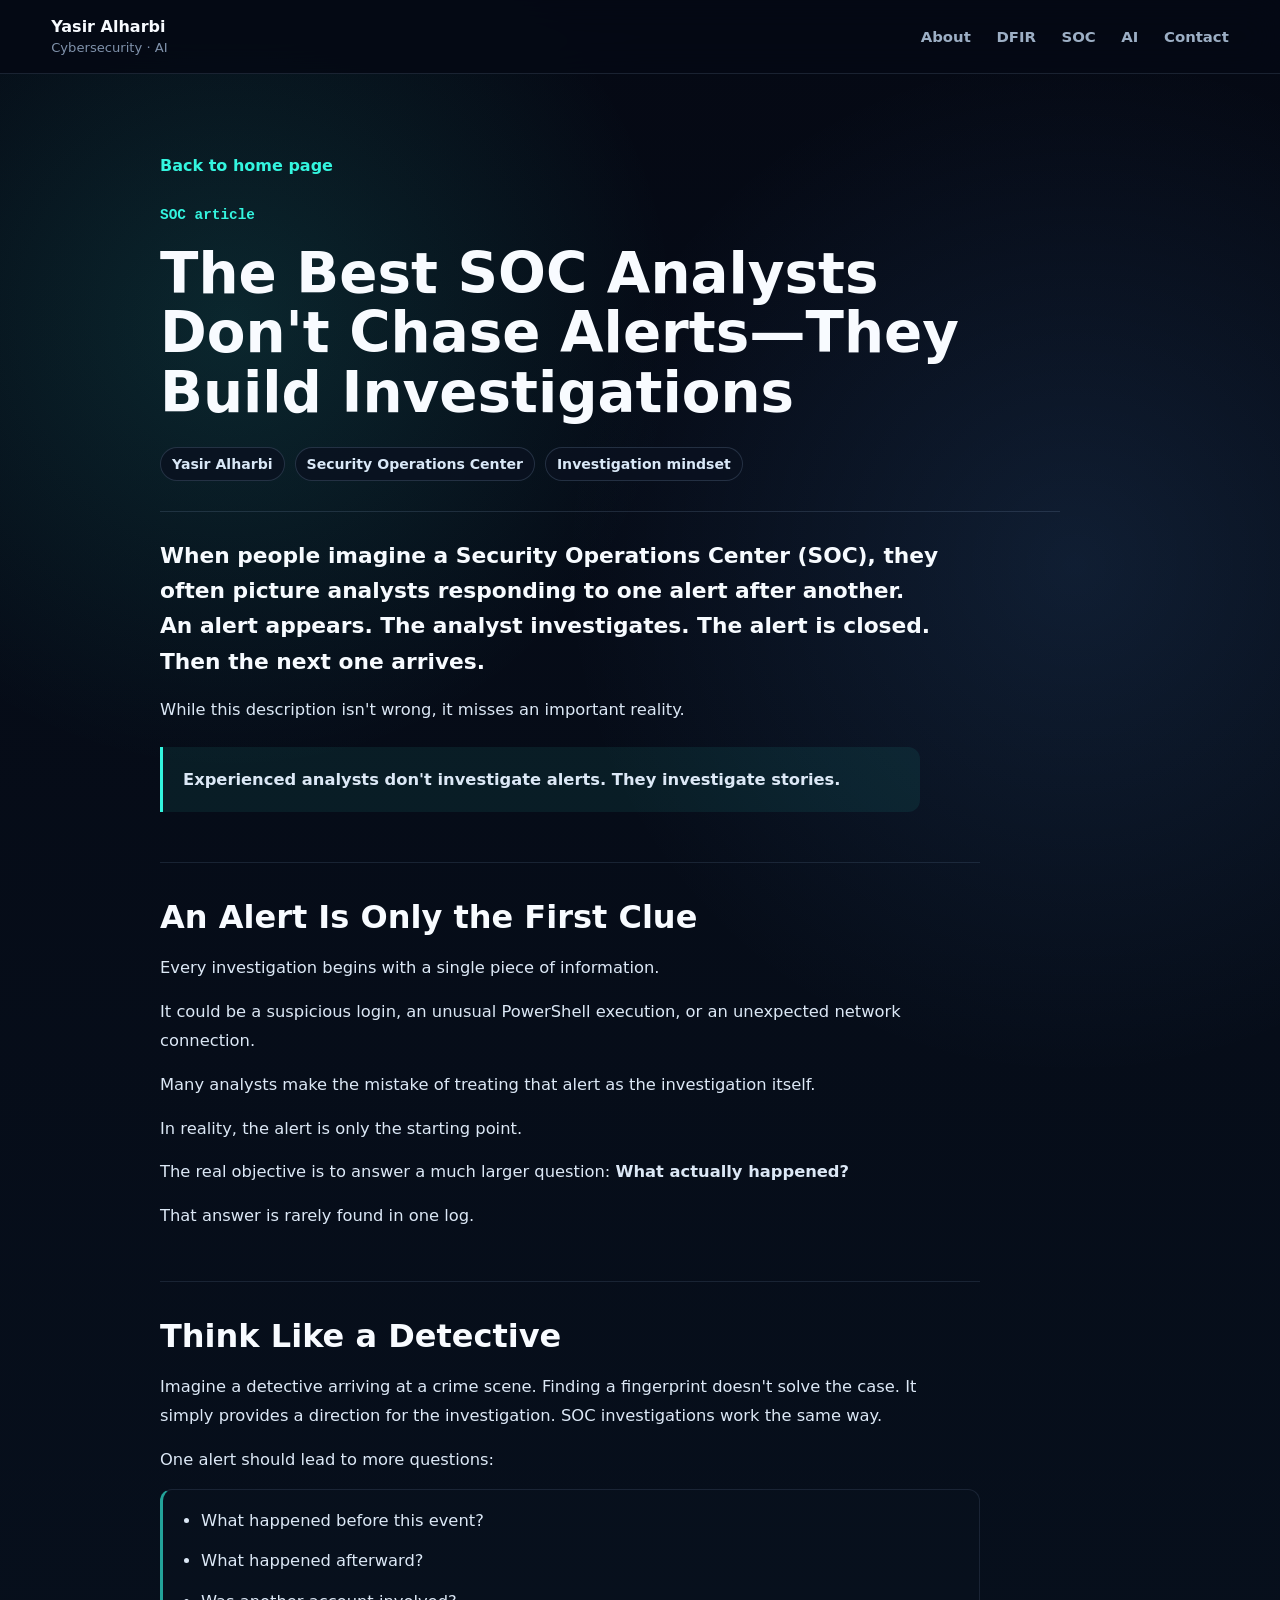
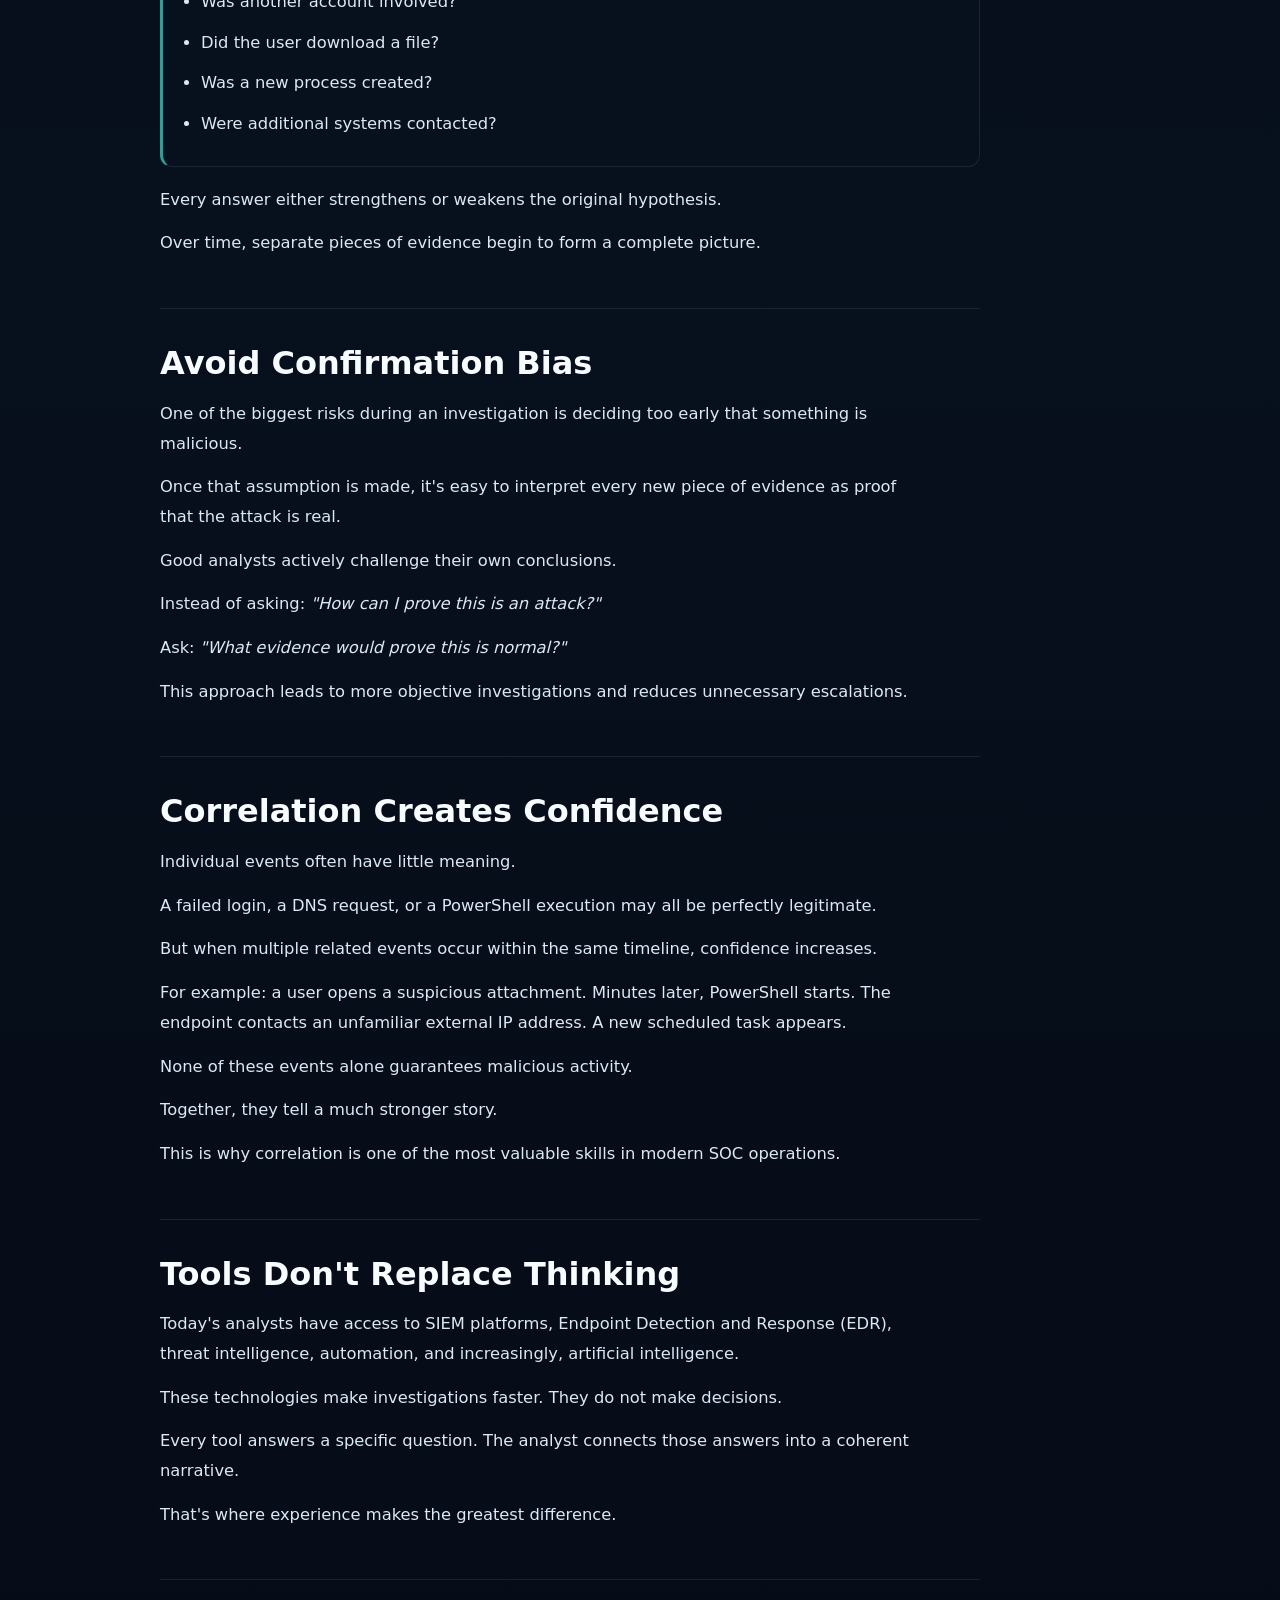
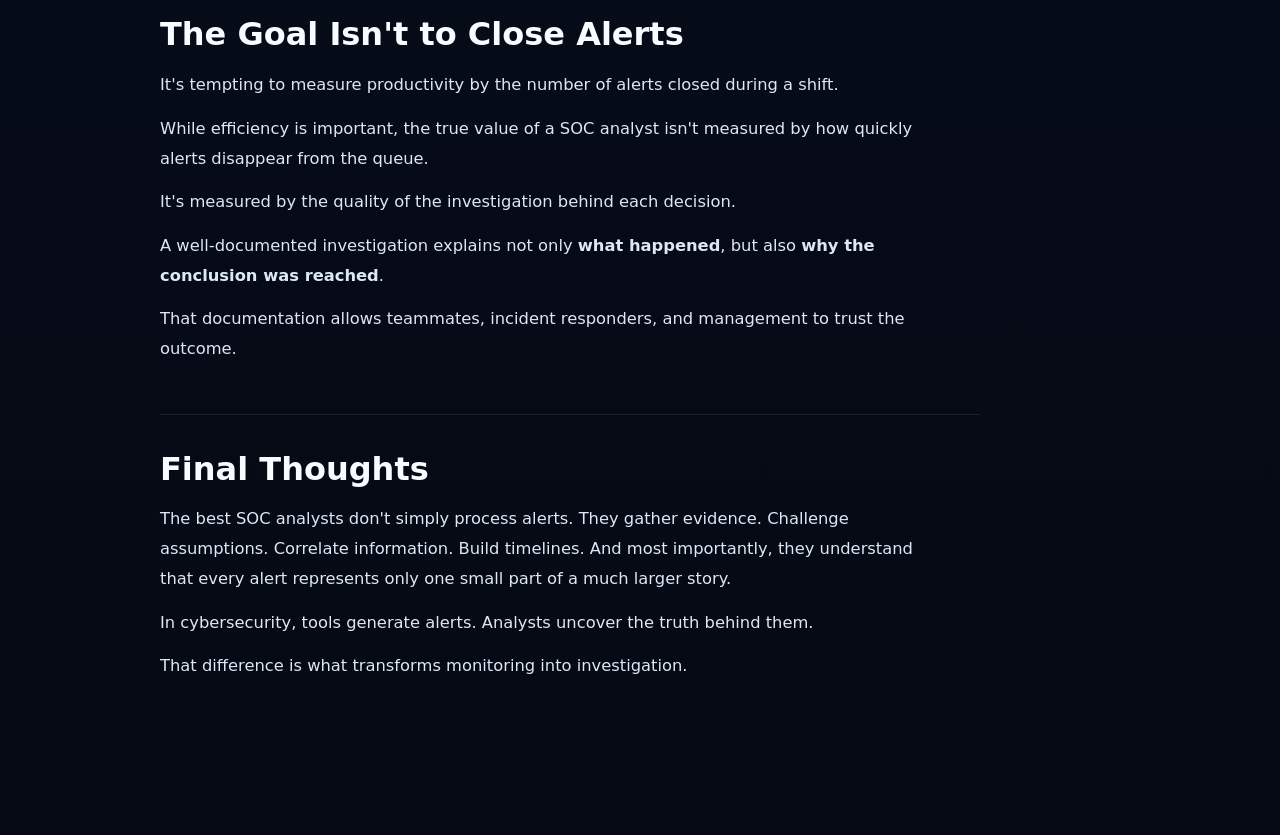
<file: articles/best-soc-analysts-build-investigations.html>
<!doctype html>
<html lang="en">
  <head>
    <meta charset="utf-8">
    <meta name="viewport" content="width=device-width, initial-scale=1">
    <meta name="description" content="The Best SOC Analysts Don't Chase Alerts—They Build Investigations by Yasir Alharbi.">
    <title>The Best SOC Analysts Don't Chase Alerts—They Build Investigations | Yasir Alharbi</title>
    <link rel="stylesheet" href="../styles.css?v=soc-reading-1">
  </head>
  <body class="article-page">
    <header class="site-header">
      <a class="brand" href="../index.html#top" aria-label="Yasir Alharbi home">
        <span>
          <strong>Yasir Alharbi</strong>
          <small>Cybersecurity · AI</small>
        </span>
      </a>
      <nav class="nav-links" aria-label="Main navigation">
        <a href="../index.html#about">About</a>
        <a href="../index.html#dfir">DFIR</a>
        <a href="../index.html#soc">SOC</a>
        <a href="../index.html#ai">AI</a>
        <a href="../index.html#contact">Contact</a>
      </nav>
    </header>

    <main>
      <article class="article-shell academic-article soc-article">
        <a class="back-link" href="../index.html#soc">Back to home page</a>
        <header class="article-hero">
          <p class="section-label">SOC article</p>
          <h1>The Best SOC Analysts Don't Chase Alerts—They Build Investigations</h1>
          <div class="article-meta">
            <span>Yasir Alharbi</span>
            <span>Security Operations Center</span>
            <span>Investigation mindset</span>
          </div>
        </header>

        <div class="article-content">
          <section class="article-section intro-section">
            <p>When people imagine a Security Operations Center (SOC), they often picture analysts responding to one alert after another. An alert appears. The analyst investigates. The alert is closed. Then the next one arrives.</p>
            <p>While this description isn't wrong, it misses an important reality.</p>
            <p class="article-callout">Experienced analysts don't investigate alerts. They investigate stories.</p>
          </section>

          <section class="article-section" id="an-alert-is-only-the-first-clue">
            <h2>An Alert Is Only the First Clue</h2>
            <p>Every investigation begins with a single piece of information.</p>
            <p>It could be a suspicious login, an unusual PowerShell execution, or an unexpected network connection.</p>
            <p>Many analysts make the mistake of treating that alert as the investigation itself.</p>
            <p>In reality, the alert is only the starting point.</p>
            <p>The real objective is to answer a much larger question: <strong>What actually happened?</strong></p>
            <p>That answer is rarely found in one log.</p>
          </section>

          <section class="article-section" id="think-like-a-detective">
            <h2>Think Like a Detective</h2>
            <p>Imagine a detective arriving at a crime scene. Finding a fingerprint doesn't solve the case. It simply provides a direction for the investigation. SOC investigations work the same way.</p>
            <p>One alert should lead to more questions:</p>
            <ul class="article-list">
              <li>What happened before this event?</li>
              <li>What happened afterward?</li>
              <li>Was another account involved?</li>
              <li>Did the user download a file?</li>
              <li>Was a new process created?</li>
              <li>Were additional systems contacted?</li>
            </ul>
            <p>Every answer either strengthens or weakens the original hypothesis.</p>
            <p>Over time, separate pieces of evidence begin to form a complete picture.</p>
          </section>

          <section class="article-section" id="avoid-confirmation-bias">
            <h2>Avoid Confirmation Bias</h2>
            <p>One of the biggest risks during an investigation is deciding too early that something is malicious.</p>
            <p>Once that assumption is made, it's easy to interpret every new piece of evidence as proof that the attack is real.</p>
            <p>Good analysts actively challenge their own conclusions.</p>
            <p>Instead of asking: <em>"How can I prove this is an attack?"</em></p>
            <p>Ask: <em>"What evidence would prove this is normal?"</em></p>
            <p>This approach leads to more objective investigations and reduces unnecessary escalations.</p>
          </section>

          <section class="article-section" id="correlation-creates-confidence">
            <h2>Correlation Creates Confidence</h2>
            <p>Individual events often have little meaning.</p>
            <p>A failed login, a DNS request, or a PowerShell execution may all be perfectly legitimate.</p>
            <p>But when multiple related events occur within the same timeline, confidence increases.</p>
            <p>For example: a user opens a suspicious attachment. Minutes later, PowerShell starts. The endpoint contacts an unfamiliar external IP address. A new scheduled task appears.</p>
            <p>None of these events alone guarantees malicious activity.</p>
            <p>Together, they tell a much stronger story.</p>
            <p>This is why correlation is one of the most valuable skills in modern SOC operations.</p>
          </section>

          <section class="article-section" id="tools-dont-replace-thinking">
            <h2>Tools Don't Replace Thinking</h2>
            <p>Today's analysts have access to SIEM platforms, Endpoint Detection and Response (EDR), threat intelligence, automation, and increasingly, artificial intelligence.</p>
            <p>These technologies make investigations faster. They do not make decisions.</p>
            <p>Every tool answers a specific question. The analyst connects those answers into a coherent narrative.</p>
            <p>That's where experience makes the greatest difference.</p>
          </section>

          <section class="article-section" id="the-goal-isnt-to-close-alerts">
            <h2>The Goal Isn't to Close Alerts</h2>
            <p>It's tempting to measure productivity by the number of alerts closed during a shift.</p>
            <p>While efficiency is important, the true value of a SOC analyst isn't measured by how quickly alerts disappear from the queue.</p>
            <p>It's measured by the quality of the investigation behind each decision.</p>
            <p>A well-documented investigation explains not only <strong>what happened</strong>, but also <strong>why the conclusion was reached</strong>.</p>
            <p>That documentation allows teammates, incident responders, and management to trust the outcome.</p>
          </section>

          <section class="article-section" id="final-thoughts">
            <h2>Final Thoughts</h2>
            <p>The best SOC analysts don't simply process alerts. They gather evidence. Challenge assumptions. Correlate information. Build timelines. And most importantly, they understand that every alert represents only one small part of a much larger story.</p>
            <p>In cybersecurity, tools generate alerts. Analysts uncover the truth behind them.</p>
            <p>That difference is what transforms monitoring into investigation.</p>
          </section>
        </div>
      </article>
    </main>
    <!-- Cloudflare Web Analytics --><script type="module" src="https://static.cloudflareinsights.com/beacon.min.js" data-cf-beacon='{"token":"e4d406a7bc7f46ea9fc26f9b0344f4cb"}'></script><!-- End Cloudflare Web Analytics -->
  </body>
</html>
</file>
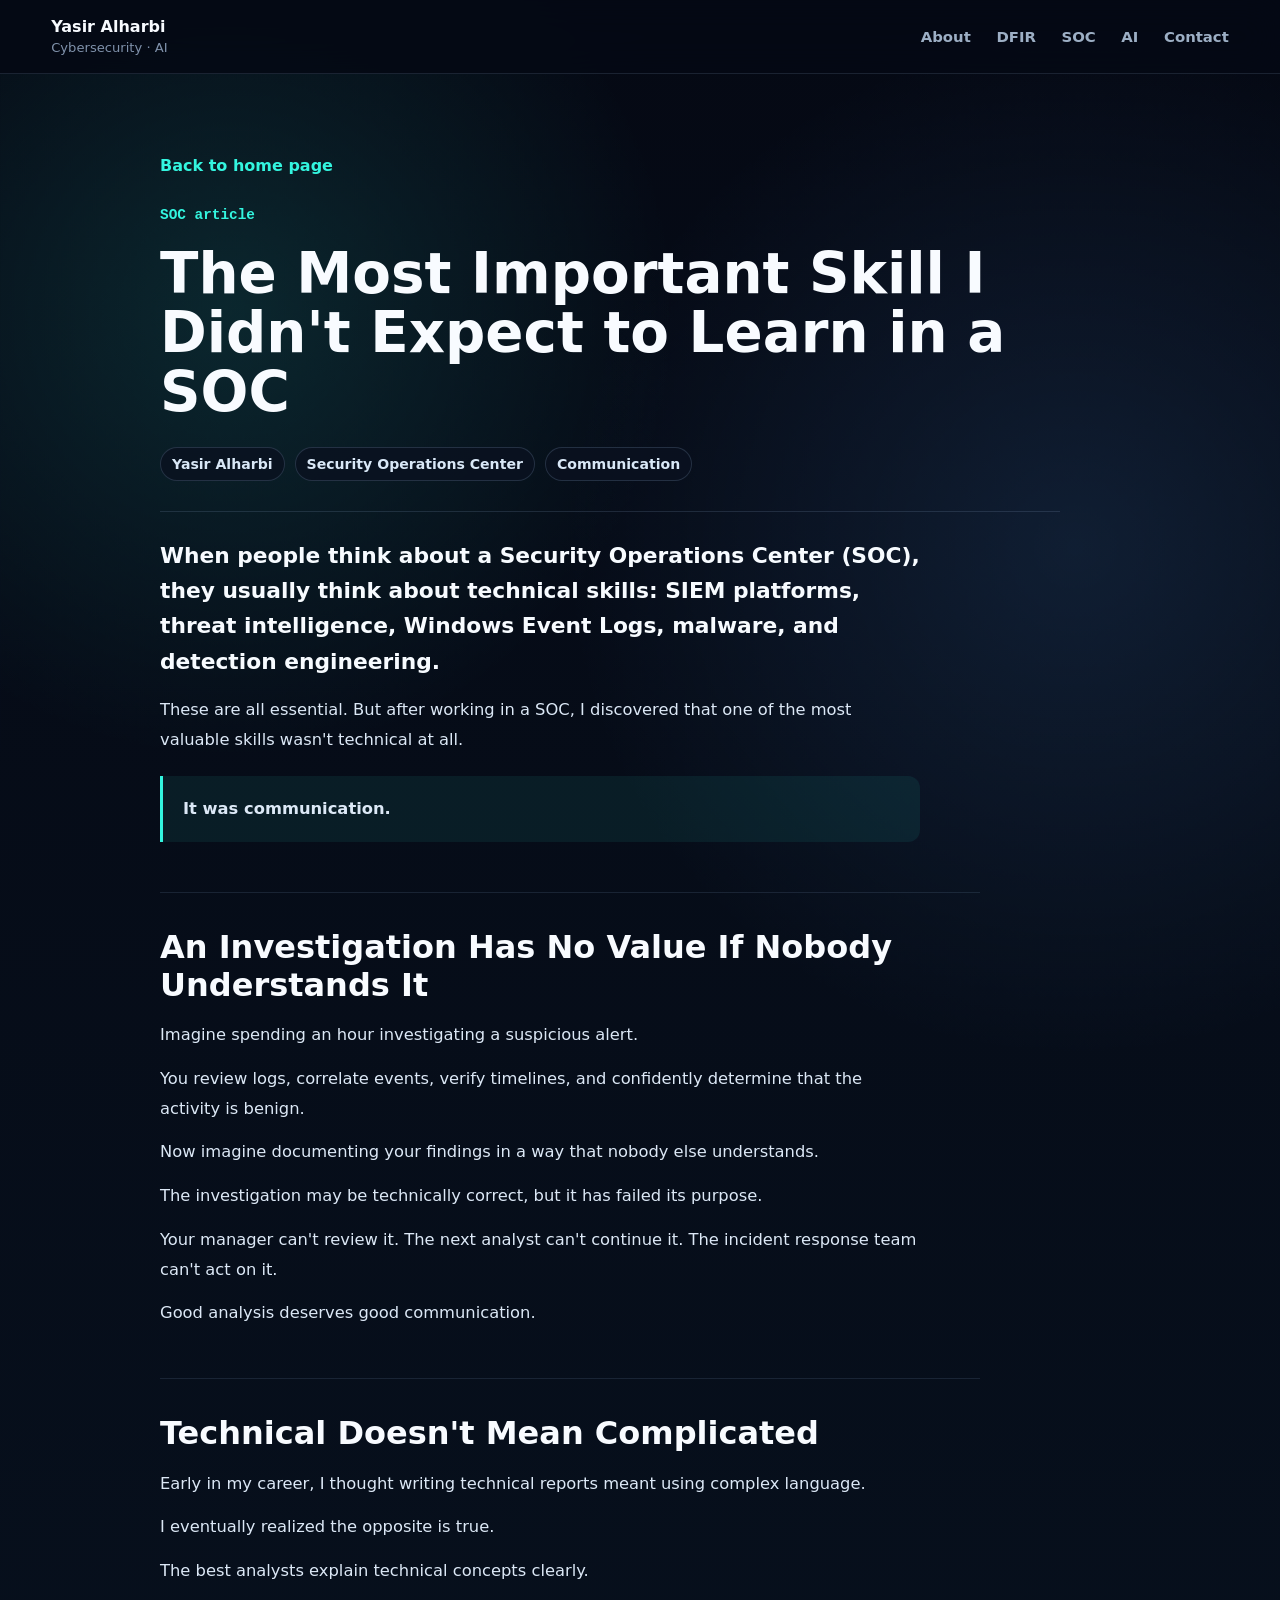
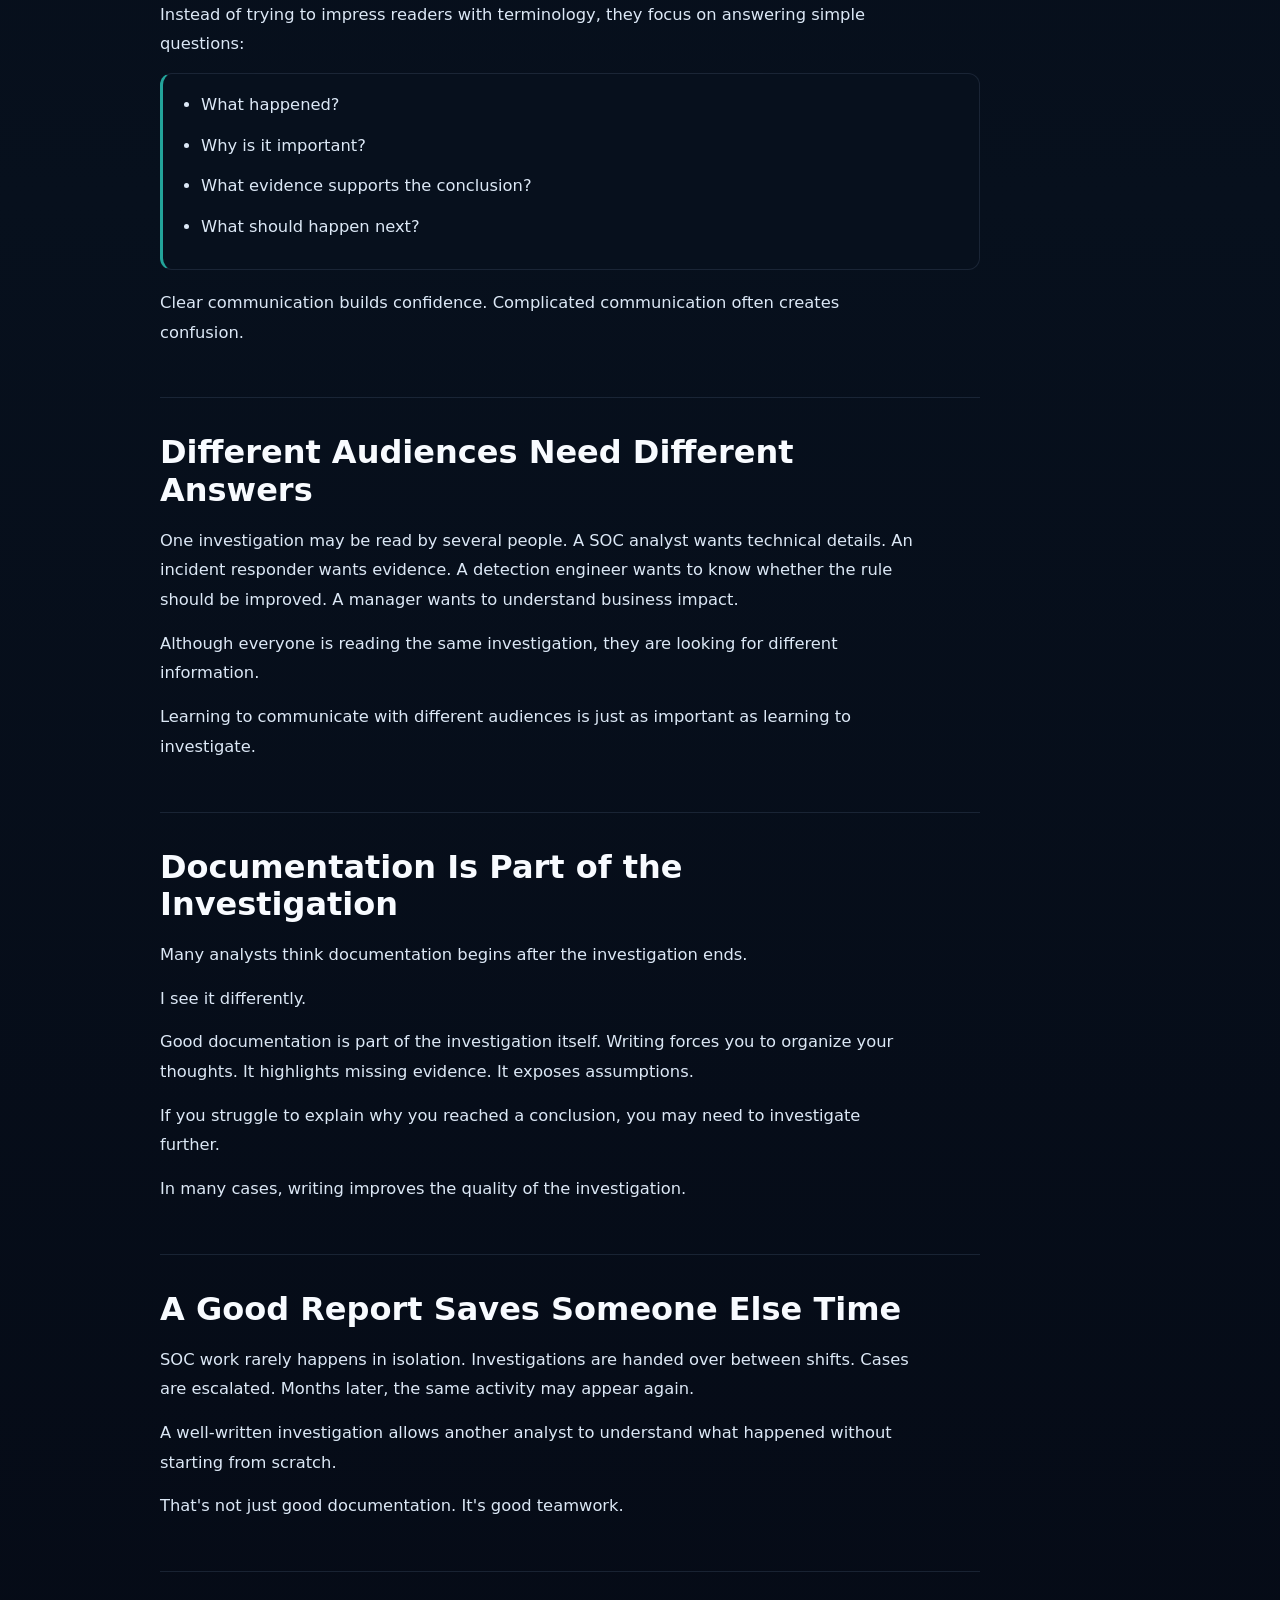
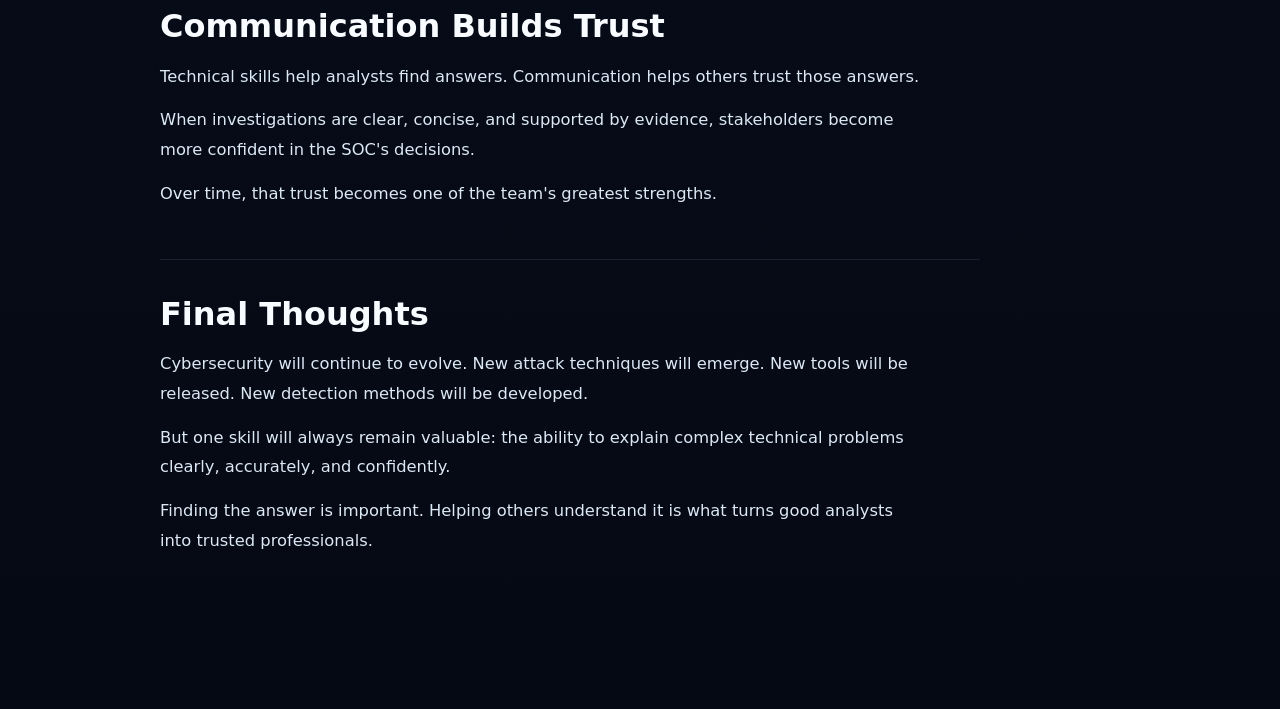
<file: articles/most-important-skill-communication-in-soc.html>
<!doctype html>
<html lang="en">
  <head>
    <meta charset="utf-8">
    <meta name="viewport" content="width=device-width, initial-scale=1">
    <meta name="description" content="The Most Important Skill I Didn't Expect to Learn in a SOC by Yasir Alharbi.">
    <title>The Most Important Skill I Didn't Expect to Learn in a SOC | Yasir Alharbi</title>
    <link rel="stylesheet" href="../styles.css?v=soc-reading-1">
  </head>
  <body class="article-page">
    <header class="site-header">
      <a class="brand" href="../index.html#top" aria-label="Yasir Alharbi home">
        <span>
          <strong>Yasir Alharbi</strong>
          <small>Cybersecurity · AI</small>
        </span>
      </a>
      <nav class="nav-links" aria-label="Main navigation">
        <a href="../index.html#about">About</a>
        <a href="../index.html#dfir">DFIR</a>
        <a href="../index.html#soc">SOC</a>
        <a href="../index.html#ai">AI</a>
        <a href="../index.html#contact">Contact</a>
      </nav>
    </header>

    <main>
      <article class="article-shell academic-article soc-article">
        <a class="back-link" href="../index.html#soc">Back to home page</a>
        <header class="article-hero">
          <p class="section-label">SOC article</p>
          <h1>The Most Important Skill I Didn't Expect to Learn in a SOC</h1>
          <div class="article-meta">
            <span>Yasir Alharbi</span>
            <span>Security Operations Center</span>
            <span>Communication</span>
          </div>
        </header>

        <div class="article-content">
          <section class="article-section intro-section">
            <p>When people think about a Security Operations Center (SOC), they usually think about technical skills: SIEM platforms, threat intelligence, Windows Event Logs, malware, and detection engineering.</p>
            <p>These are all essential. But after working in a SOC, I discovered that one of the most valuable skills wasn't technical at all.</p>
            <p class="article-callout">It was communication.</p>
          </section>

          <section class="article-section" id="an-investigation-has-no-value-if-nobody-understands-it">
            <h2>An Investigation Has No Value If Nobody Understands It</h2>
            <p>Imagine spending an hour investigating a suspicious alert.</p>
            <p>You review logs, correlate events, verify timelines, and confidently determine that the activity is benign.</p>
            <p>Now imagine documenting your findings in a way that nobody else understands.</p>
            <p>The investigation may be technically correct, but it has failed its purpose.</p>
            <p>Your manager can't review it. The next analyst can't continue it. The incident response team can't act on it.</p>
            <p>Good analysis deserves good communication.</p>
          </section>

          <section class="article-section" id="technical-doesnt-mean-complicated">
            <h2>Technical Doesn't Mean Complicated</h2>
            <p>Early in my career, I thought writing technical reports meant using complex language.</p>
            <p>I eventually realized the opposite is true.</p>
            <p>The best analysts explain technical concepts clearly.</p>
            <p>Instead of trying to impress readers with terminology, they focus on answering simple questions:</p>
            <ul class="article-list">
              <li>What happened?</li>
              <li>Why is it important?</li>
              <li>What evidence supports the conclusion?</li>
              <li>What should happen next?</li>
            </ul>
            <p>Clear communication builds confidence. Complicated communication often creates confusion.</p>
          </section>

          <section class="article-section" id="different-audiences-need-different-answers">
            <h2>Different Audiences Need Different Answers</h2>
            <p>One investigation may be read by several people. A SOC analyst wants technical details. An incident responder wants evidence. A detection engineer wants to know whether the rule should be improved. A manager wants to understand business impact.</p>
            <p>Although everyone is reading the same investigation, they are looking for different information.</p>
            <p>Learning to communicate with different audiences is just as important as learning to investigate.</p>
          </section>

          <section class="article-section" id="documentation-is-part-of-the-investigation">
            <h2>Documentation Is Part of the Investigation</h2>
            <p>Many analysts think documentation begins after the investigation ends.</p>
            <p>I see it differently.</p>
            <p>Good documentation is part of the investigation itself. Writing forces you to organize your thoughts. It highlights missing evidence. It exposes assumptions.</p>
            <p>If you struggle to explain why you reached a conclusion, you may need to investigate further.</p>
            <p>In many cases, writing improves the quality of the investigation.</p>
          </section>

          <section class="article-section" id="a-good-report-saves-someone-else-time">
            <h2>A Good Report Saves Someone Else Time</h2>
            <p>SOC work rarely happens in isolation. Investigations are handed over between shifts. Cases are escalated. Months later, the same activity may appear again.</p>
            <p>A well-written investigation allows another analyst to understand what happened without starting from scratch.</p>
            <p>That's not just good documentation. It's good teamwork.</p>
          </section>

          <section class="article-section" id="communication-builds-trust">
            <h2>Communication Builds Trust</h2>
            <p>Technical skills help analysts find answers. Communication helps others trust those answers.</p>
            <p>When investigations are clear, concise, and supported by evidence, stakeholders become more confident in the SOC's decisions.</p>
            <p>Over time, that trust becomes one of the team's greatest strengths.</p>
          </section>

          <section class="article-section" id="final-thoughts">
            <h2>Final Thoughts</h2>
            <p>Cybersecurity will continue to evolve. New attack techniques will emerge. New tools will be released. New detection methods will be developed.</p>
            <p>But one skill will always remain valuable: the ability to explain complex technical problems clearly, accurately, and confidently.</p>
            <p>Finding the answer is important. Helping others understand it is what turns good analysts into trusted professionals.</p>
          </section>
        </div>
      </article>
    </main>
    <!-- Cloudflare Web Analytics --><script type="module" src="https://static.cloudflareinsights.com/beacon.min.js" data-cf-beacon='{"token":"e4d406a7bc7f46ea9fc26f9b0344f4cb"}'></script><!-- End Cloudflare Web Analytics -->
  </body>
</html>
</file>
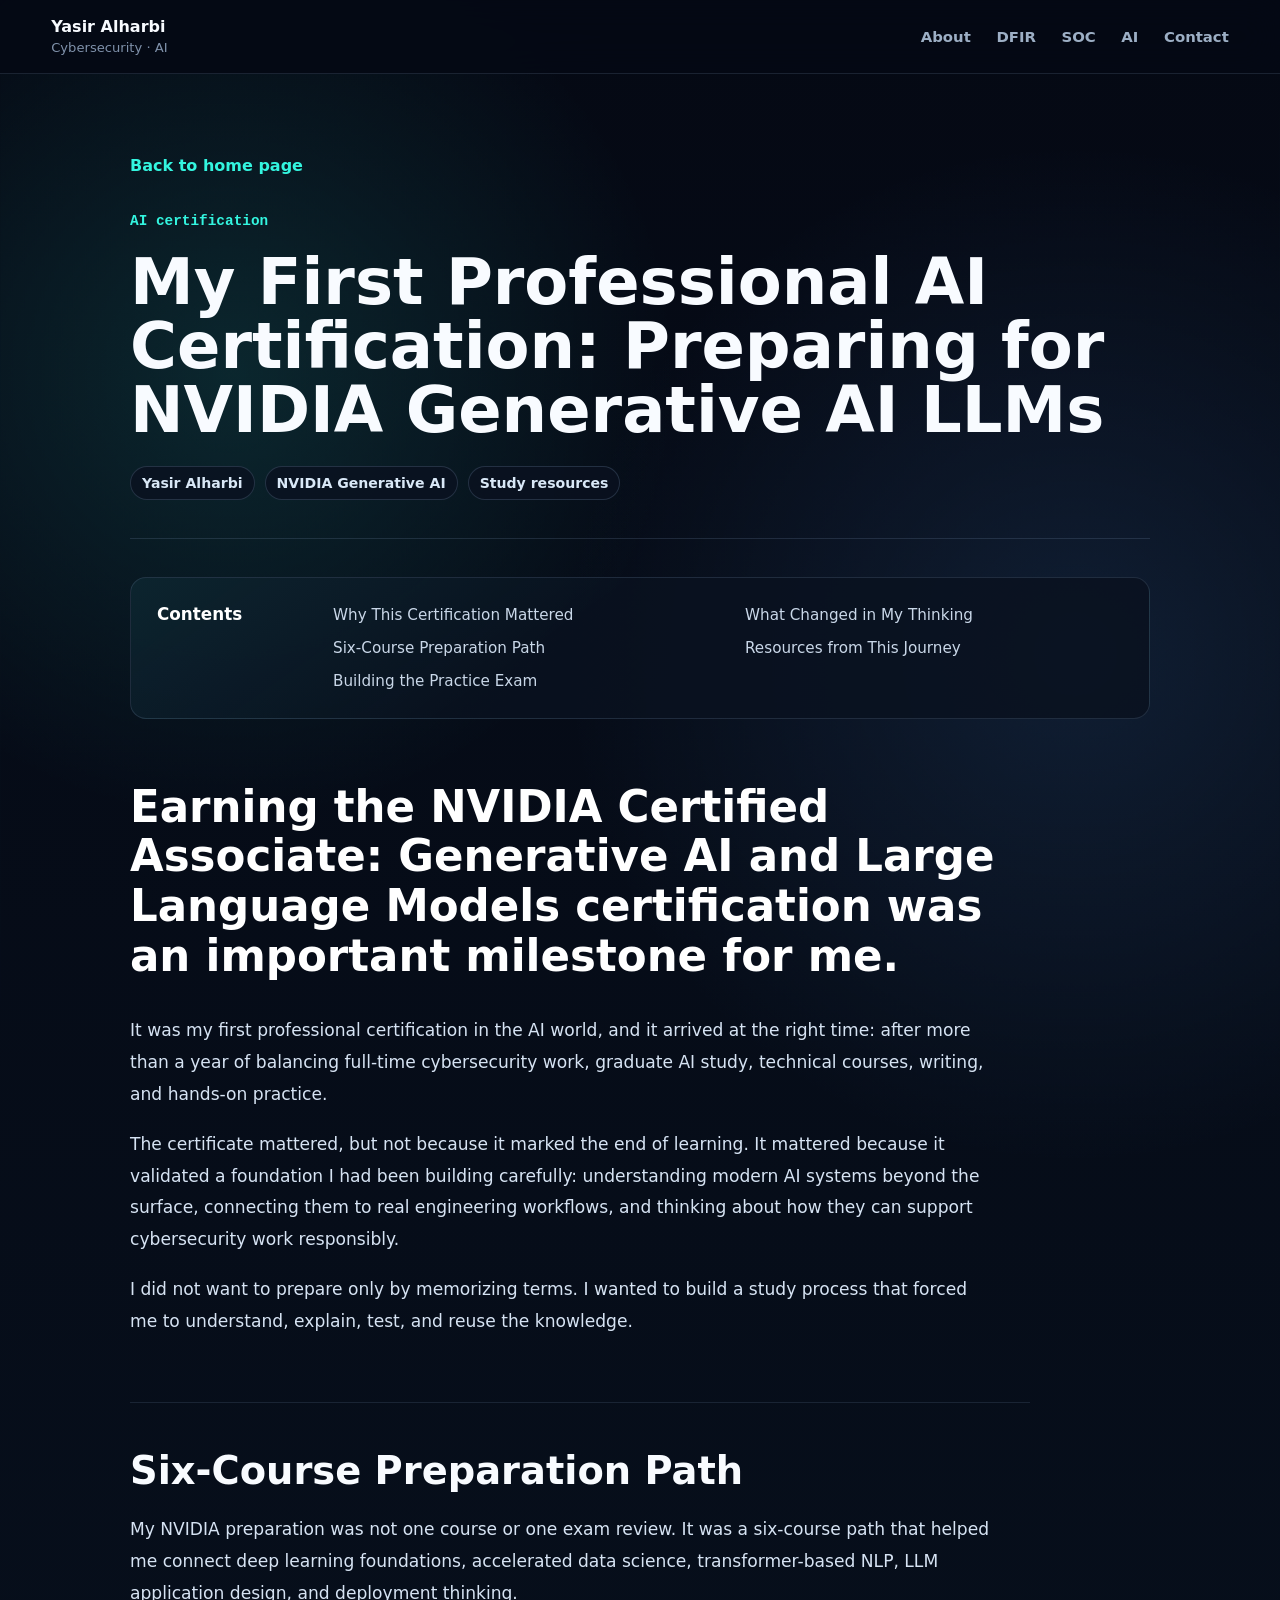
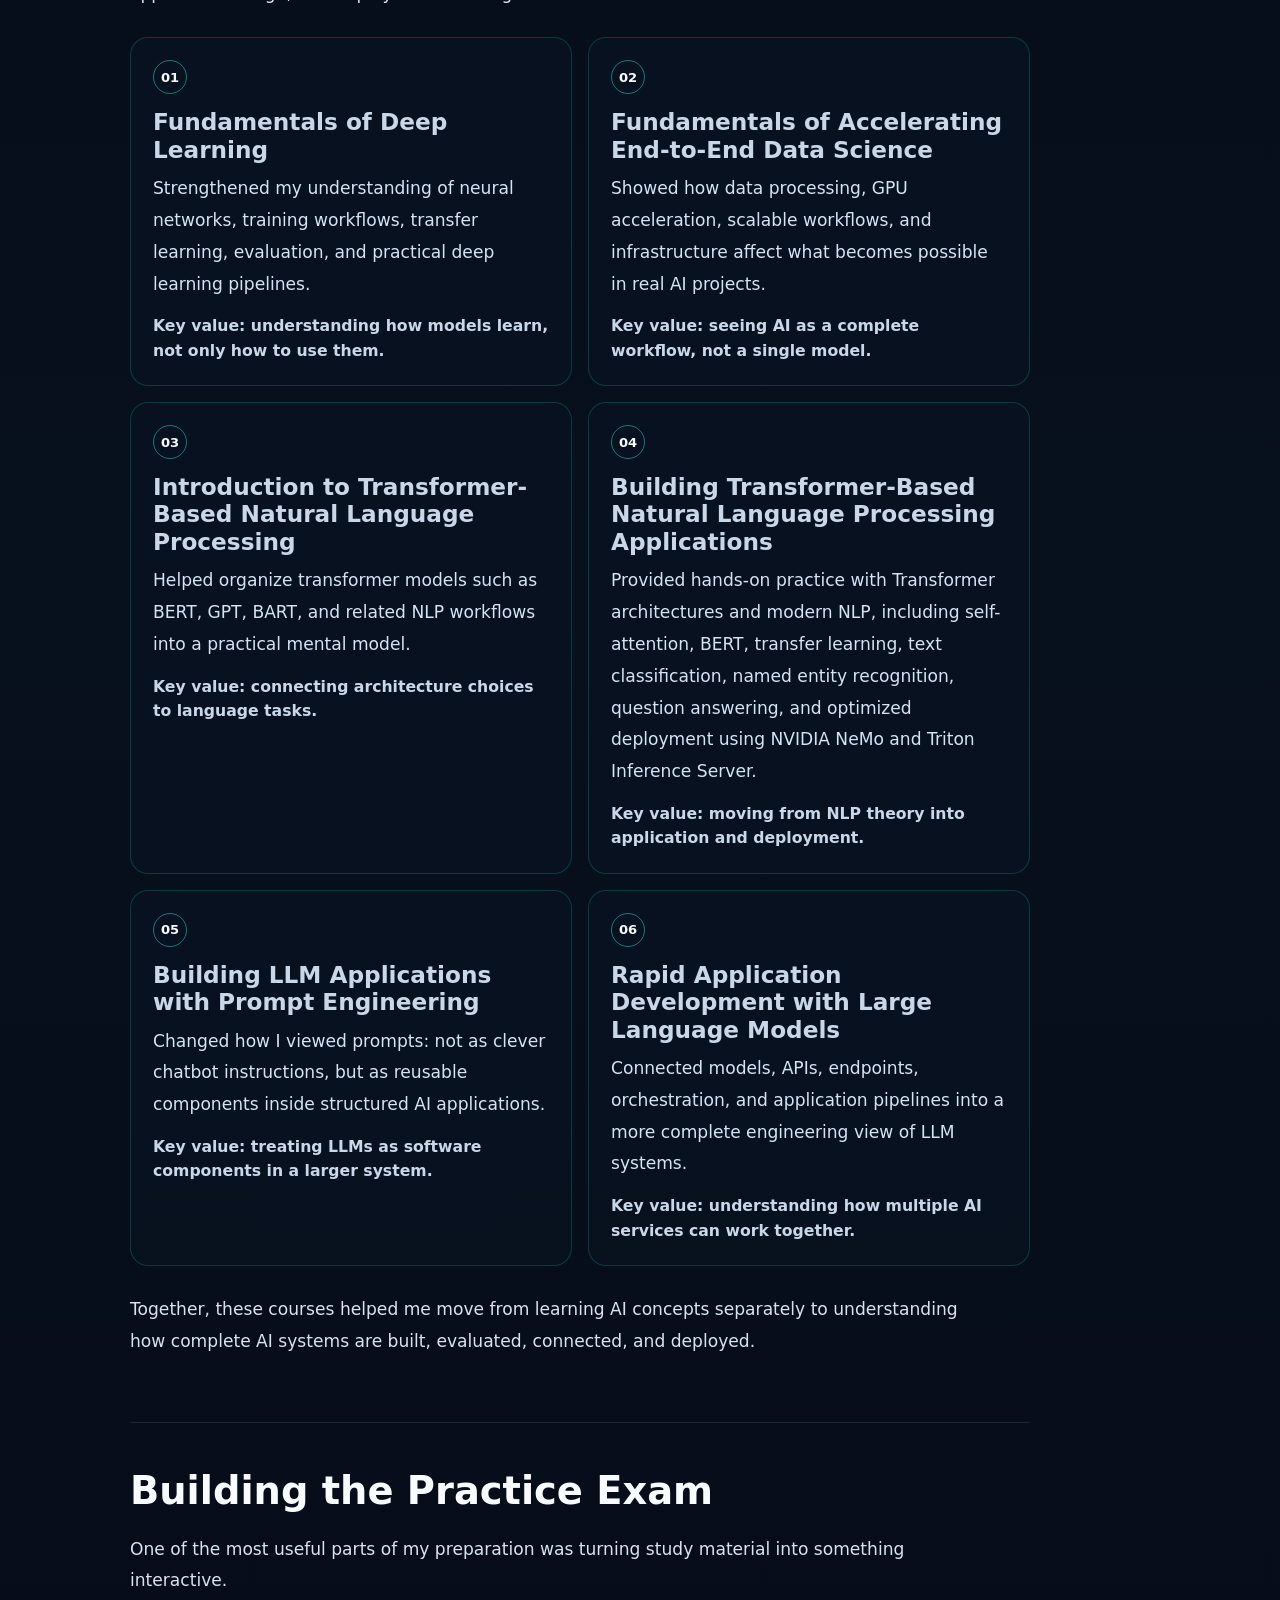
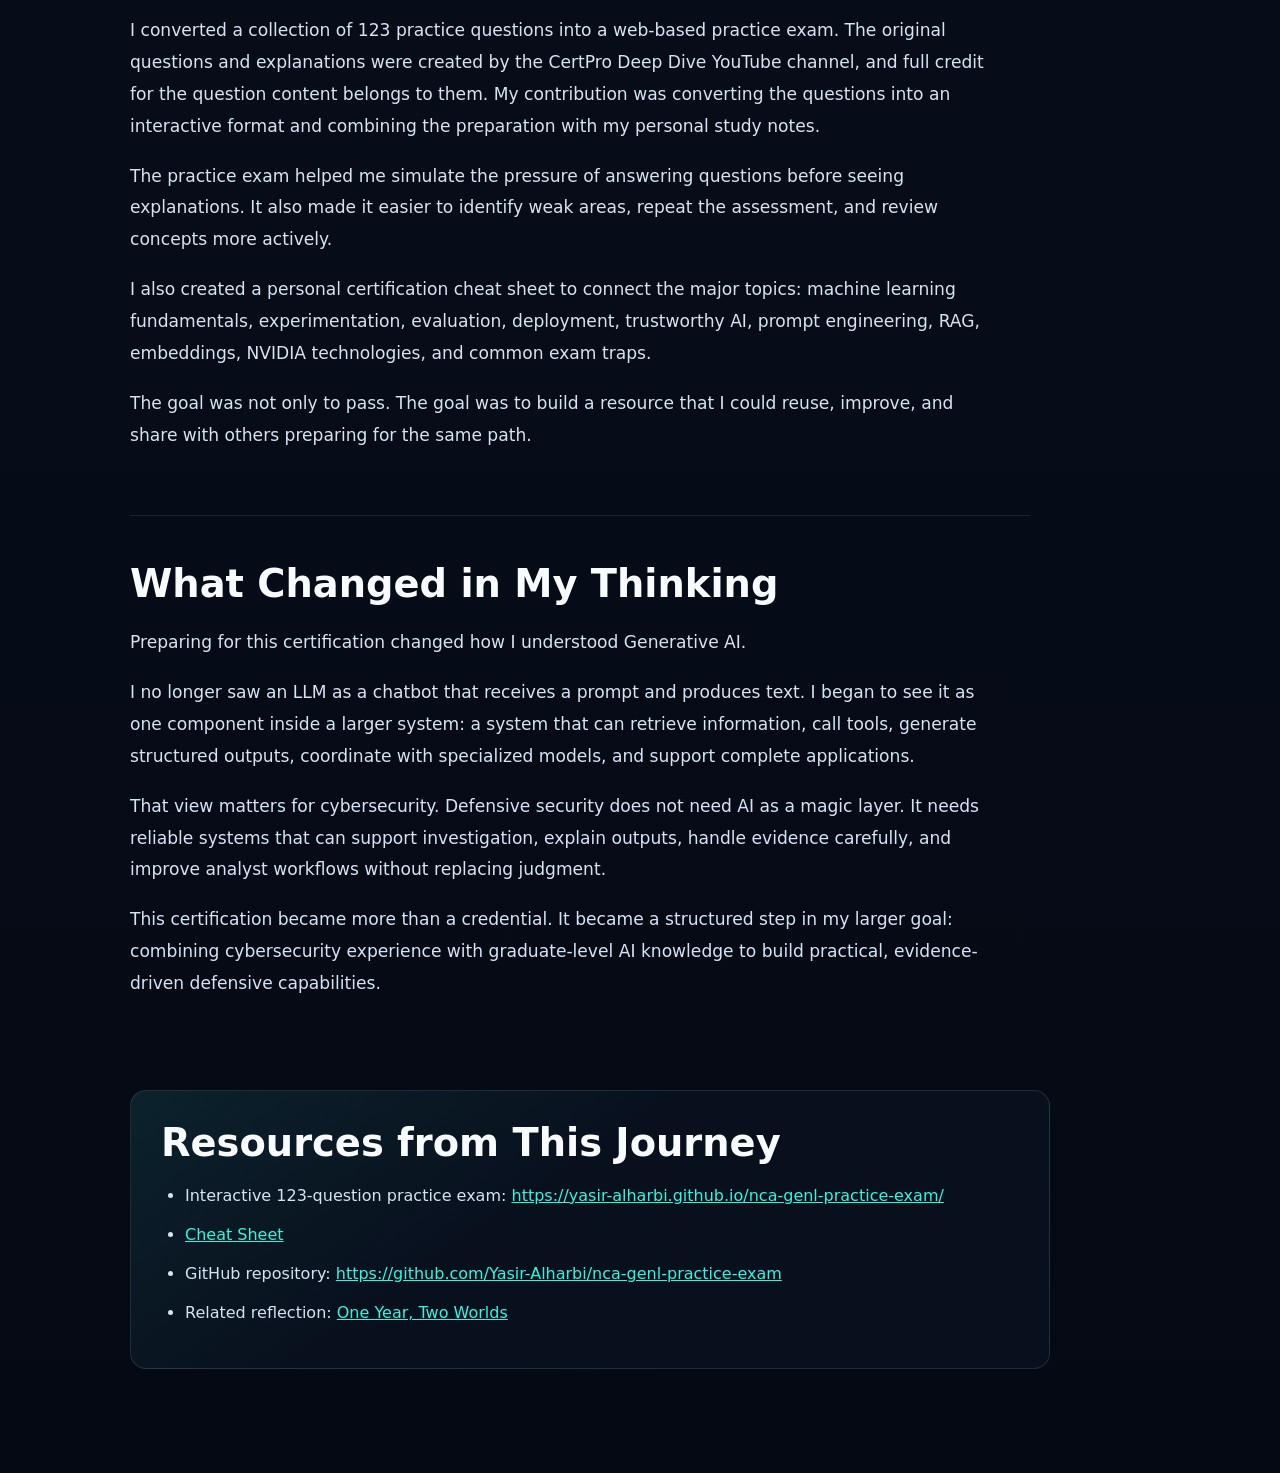
<file: articles/nvidia-generative-ai-certification-preparation.html>
<!doctype html>
<html lang="en">
  <head>
    <meta charset="utf-8">
    <meta name="viewport" content="width=device-width, initial-scale=1">
    <meta name="description" content="My First Professional AI Certification by Yasir Alharbi.">
    <title>My First Professional AI Certification: Preparing for NVIDIA Generative AI LLMs | Yasir Alharbi</title>
    <link rel="stylesheet" href="../styles.css?v=article-split-1">
  </head>
  <body class="article-page">
    <header class="site-header">
      <a class="brand" href="../index.html#top" aria-label="Yasir Alharbi home">
        <span>
          <strong>Yasir Alharbi</strong>
          <small>Cybersecurity · AI</small>
        </span>
      </a>
      <nav class="nav-links" aria-label="Main navigation">
        <a href="../index.html#about">About</a>
        <a href="../index.html#dfir">DFIR</a>
        <a href="../index.html#soc">SOC</a>
        <a href="../index.html#ai">AI</a>
        <a href="../index.html#contact">Contact</a>
      </nav>
    </header>

    <main>
      <article class="article-shell academic-article">
        <a class="back-link" href="../index.html#ai">Back to home page</a>
        <header class="article-hero">
          <p class="section-label">AI certification</p>
          <h1>My First Professional AI Certification: Preparing for NVIDIA Generative AI LLMs</h1>
          <div class="article-meta">
            <span>Yasir Alharbi</span>
            <span>NVIDIA Generative AI</span>
            <span>Study resources</span>
          </div>
        </header>

        <nav class="article-toc" aria-label="Article contents">
          <strong>Contents</strong>
          <div>
            <a href="#why-it-mattered">Why This Certification Mattered</a>
            <a href="#six-courses">Six-Course Preparation Path</a>
            <a href="#practice-exam">Building the Practice Exam</a>
            <a href="#what-changed">What Changed in My Thinking</a>
            <a href="#resources-from-this-journey">Resources from This Journey</a>
          </div>
        </nav>

        <div class="article-content">
          <section class="article-section intro-section" id="why-it-mattered">
            <p>Earning the NVIDIA Certified Associate: Generative AI and Large Language Models certification was an important milestone for me.</p>
            <p>It was my first professional certification in the AI world, and it arrived at the right time: after more than a year of balancing full-time cybersecurity work, graduate AI study, technical courses, writing, and hands-on practice.</p>
            <p>The certificate mattered, but not because it marked the end of learning. It mattered because it validated a foundation I had been building carefully: understanding modern AI systems beyond the surface, connecting them to real engineering workflows, and thinking about how they can support cybersecurity work responsibly.</p>
            <p>I did not want to prepare only by memorizing terms. I wanted to build a study process that forced me to understand, explain, test, and reuse the knowledge.</p>
          </section>

          <section class="article-section" id="six-courses">
            <h2>Six-Course Preparation Path</h2>
            <p>My NVIDIA preparation was not one course or one exam review. It was a six-course path that helped me connect deep learning foundations, accelerated data science, transformer-based NLP, LLM application design, and deployment thinking.</p>
            <div class="course-path" aria-label="NVIDIA course preparation path">
              <article>
                <span>01</span>
                <h3>Fundamentals of Deep Learning</h3>
                <p>Strengthened my understanding of neural networks, training workflows, transfer learning, evaluation, and practical deep learning pipelines.</p>
                <strong>Key value: understanding how models learn, not only how to use them.</strong>
              </article>
              <article>
                <span>02</span>
                <h3>Fundamentals of Accelerating End-to-End Data Science</h3>
                <p>Showed how data processing, GPU acceleration, scalable workflows, and infrastructure affect what becomes possible in real AI projects.</p>
                <strong>Key value: seeing AI as a complete workflow, not a single model.</strong>
              </article>
              <article>
                <span>03</span>
                <h3>Introduction to Transformer-Based Natural Language Processing</h3>
                <p>Helped organize transformer models such as BERT, GPT, BART, and related NLP workflows into a practical mental model.</p>
                <strong>Key value: connecting architecture choices to language tasks.</strong>
              </article>
              <article>
                <span>04</span>
                <h3>Building Transformer-Based Natural Language Processing Applications</h3>
                <p>Provided hands-on practice with Transformer architectures and modern NLP, including self-attention, BERT, transfer learning, text classification, named entity recognition, question answering, and optimized deployment using NVIDIA NeMo and Triton Inference Server.</p>
                <strong>Key value: moving from NLP theory into application and deployment.</strong>
              </article>
              <article>
                <span>05</span>
                <h3>Building LLM Applications with Prompt Engineering</h3>
                <p>Changed how I viewed prompts: not as clever chatbot instructions, but as reusable components inside structured AI applications.</p>
                <strong>Key value: treating LLMs as software components in a larger system.</strong>
              </article>
              <article>
                <span>06</span>
                <h3>Rapid Application Development with Large Language Models</h3>
                <p>Connected models, APIs, endpoints, orchestration, and application pipelines into a more complete engineering view of LLM systems.</p>
                <strong>Key value: understanding how multiple AI services can work together.</strong>
              </article>
            </div>
            <p>Together, these courses helped me move from learning AI concepts separately to understanding how complete AI systems are built, evaluated, connected, and deployed.</p>
          </section>

          <section class="article-section" id="practice-exam">
            <h2>Building the Practice Exam</h2>
            <p>One of the most useful parts of my preparation was turning study material into something interactive.</p>
            <p>I converted a collection of 123 practice questions into a web-based practice exam. The original questions and explanations were created by the CertPro Deep Dive YouTube channel, and full credit for the question content belongs to them. My contribution was converting the questions into an interactive format and combining the preparation with my personal study notes.</p>
            <p>The practice exam helped me simulate the pressure of answering questions before seeing explanations. It also made it easier to identify weak areas, repeat the assessment, and review concepts more actively.</p>
            <p>I also created a personal certification cheat sheet to connect the major topics: machine learning fundamentals, experimentation, evaluation, deployment, trustworthy AI, prompt engineering, RAG, embeddings, NVIDIA technologies, and common exam traps.</p>
            <p>The goal was not only to pass. The goal was to build a resource that I could reuse, improve, and share with others preparing for the same path.</p>
          </section>

          <section class="article-section" id="what-changed">
            <h2>What Changed in My Thinking</h2>
            <p>Preparing for this certification changed how I understood Generative AI.</p>
            <p>I no longer saw an LLM as a chatbot that receives a prompt and produces text. I began to see it as one component inside a larger system: a system that can retrieve information, call tools, generate structured outputs, coordinate with specialized models, and support complete applications.</p>
            <p>That view matters for cybersecurity. Defensive security does not need AI as a magic layer. It needs reliable systems that can support investigation, explain outputs, handle evidence carefully, and improve analyst workflows without replacing judgment.</p>
            <p>This certification became more than a credential. It became a structured step in my larger goal: combining cybersecurity experience with graduate-level AI knowledge to build practical, evidence-driven defensive capabilities.</p>
          </section>

          <section class="article-section" id="resources-from-this-journey">
            <h2>Resources from This Journey</h2>
            <ul>
              <li>Interactive 123-question practice exam: <a href="https://yasir-alharbi.github.io/nca-genl-practice-exam/">https://yasir-alharbi.github.io/nca-genl-practice-exam/</a></li>
              <li><a href="https://yasir-alharbi.github.io/nca-genl-practice-exam/study-resources.html">Cheat Sheet</a></li>
              <li>GitHub repository: <a href="https://github.com/Yasir-Alharbi/nca-genl-practice-exam">https://github.com/Yasir-Alharbi/nca-genl-practice-exam</a></li>
              <li>Related reflection: <a href="one-year-two-worlds.html">One Year, Two Worlds</a></li>
            </ul>
          </section>
        </div>
      </article>
    </main>
    <!-- Cloudflare Web Analytics --><script type="module" src="https://static.cloudflareinsights.com/beacon.min.js" data-cf-beacon='{"token":"e4d406a7bc7f46ea9fc26f9b0344f4cb"}'></script><!-- End Cloudflare Web Analytics -->
  </body>
</html>
</file>
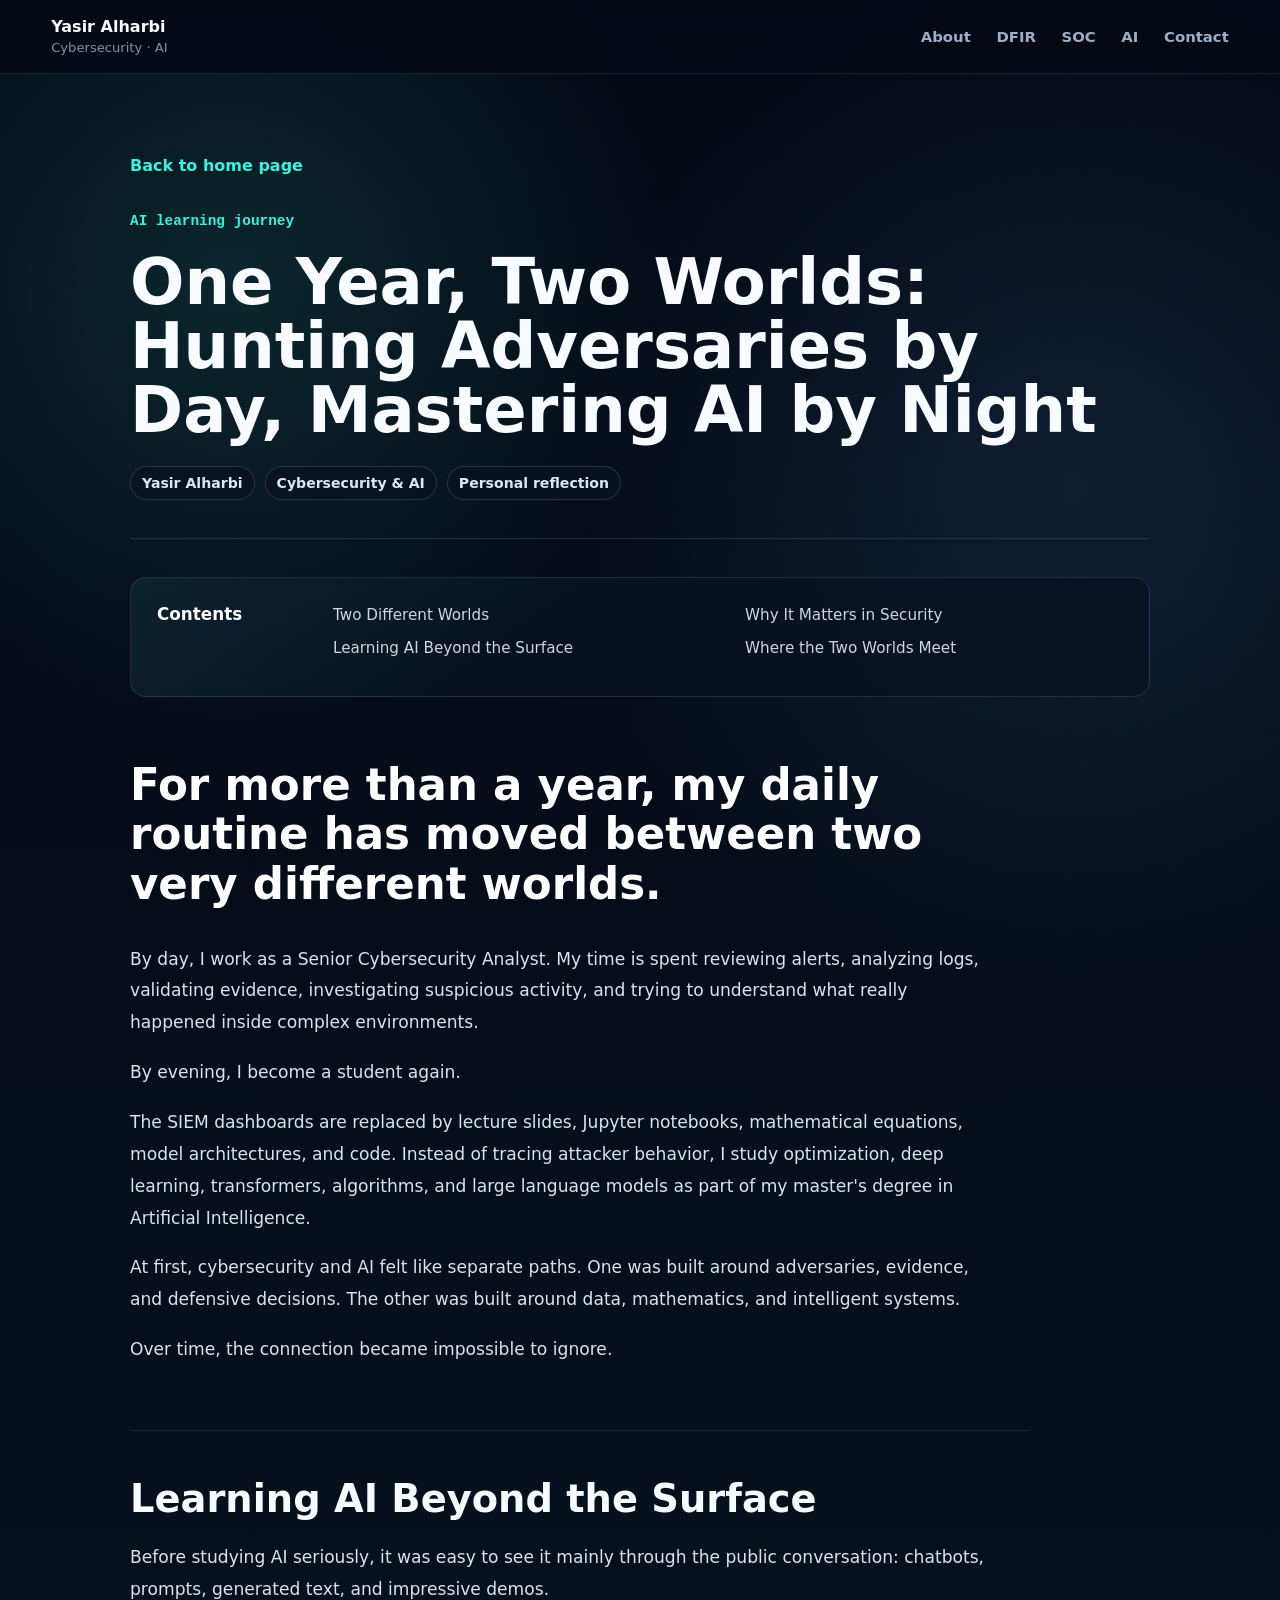
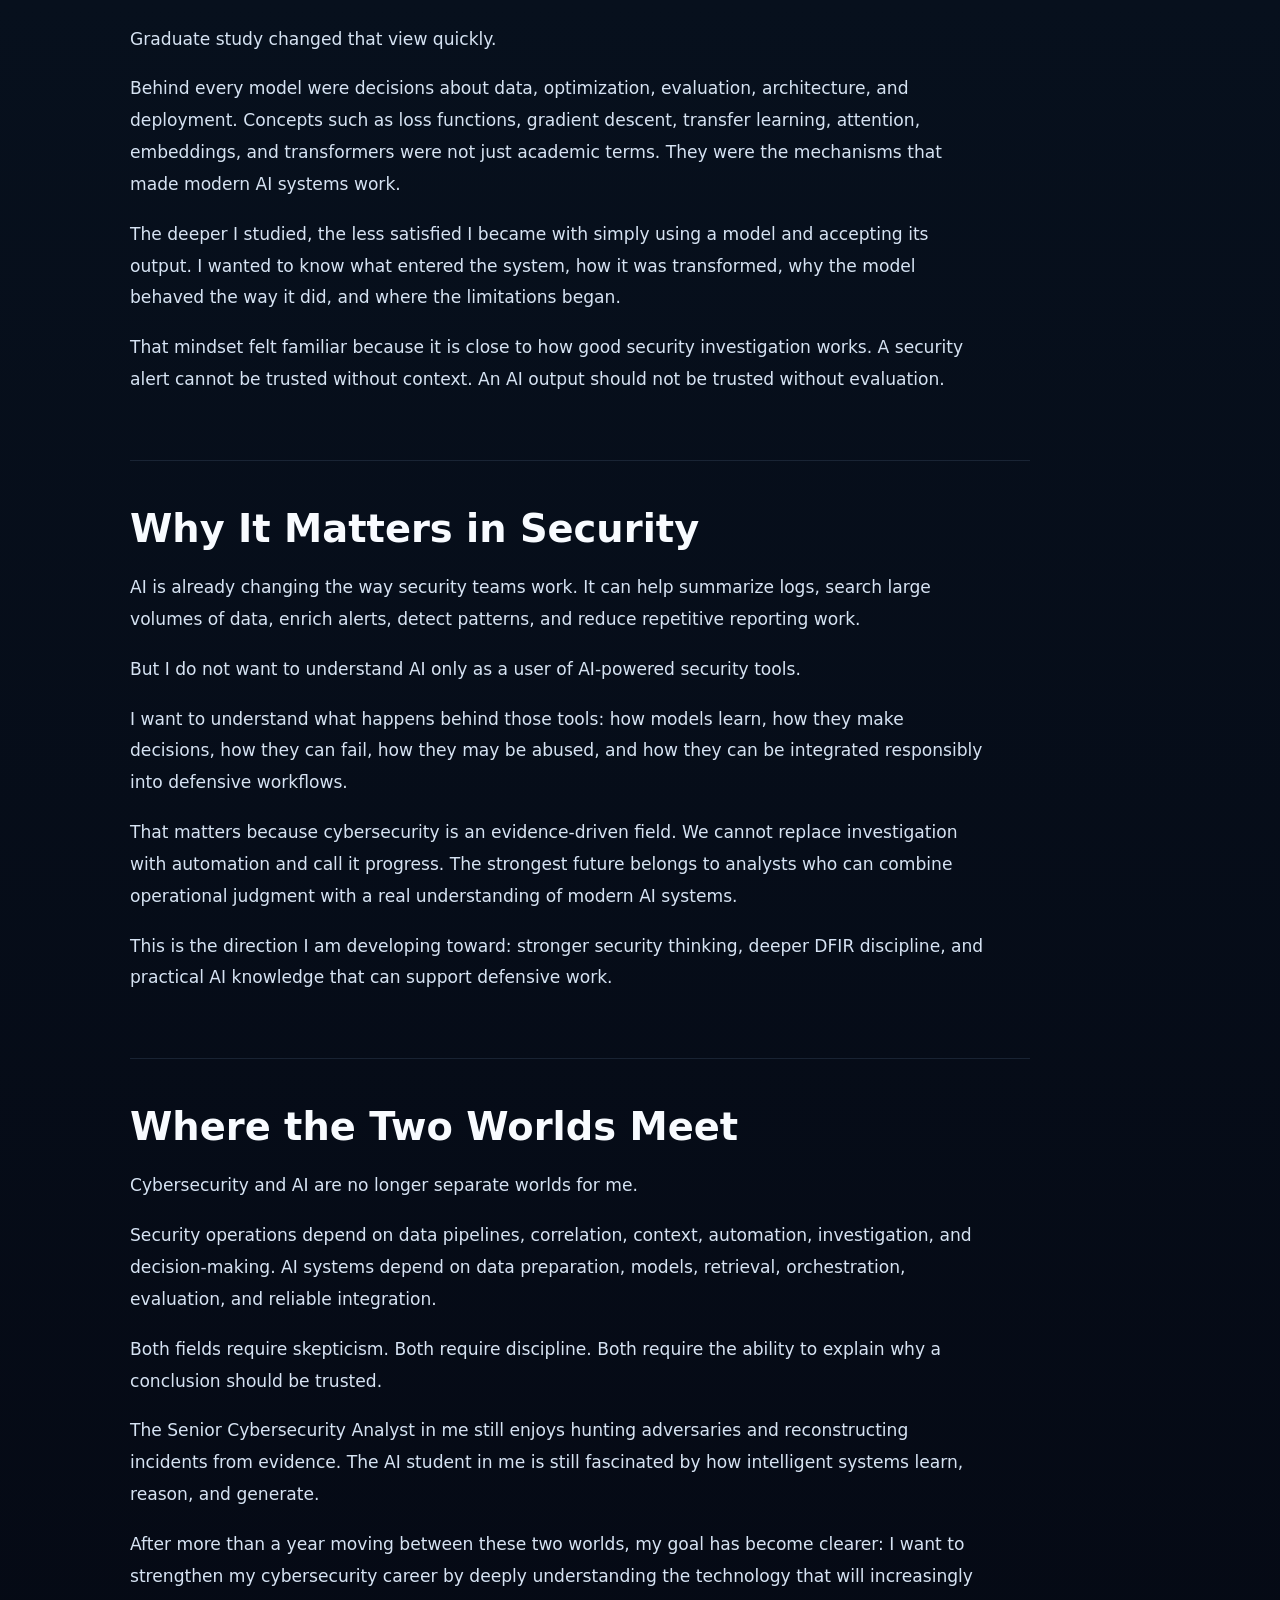
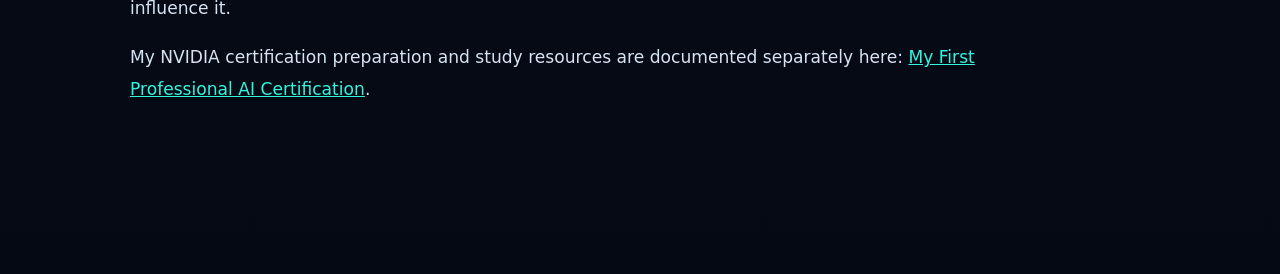
<file: articles/one-year-two-worlds.html>
<!doctype html>
<html lang="en">
  <head>
    <meta charset="utf-8">
    <meta name="viewport" content="width=device-width, initial-scale=1">
    <meta name="description" content="One Year, Two Worlds by Yasir Alharbi.">
    <title>One Year, Two Worlds: Hunting Adversaries by Day, Mastering AI by Night | Yasir Alharbi</title>
    <link rel="stylesheet" href="../styles.css?v=article-split-1">
  </head>
  <body class="article-page">
    <header class="site-header">
      <a class="brand" href="../index.html#top" aria-label="Yasir Alharbi home">
        <span>
          <strong>Yasir Alharbi</strong>
          <small>Cybersecurity · AI</small>
        </span>
      </a>
      <nav class="nav-links" aria-label="Main navigation">
        <a href="../index.html#about">About</a>
        <a href="../index.html#dfir">DFIR</a>
        <a href="../index.html#soc">SOC</a>
        <a href="../index.html#ai">AI</a>
        <a href="../index.html#contact">Contact</a>
      </nav>
    </header>

    <main>
      <article class="article-shell academic-article">
        <a class="back-link" href="../index.html#ai">Back to home page</a>
        <header class="article-hero">
          <p class="section-label">AI learning journey</p>
          <h1>One Year, Two Worlds: Hunting Adversaries by Day, Mastering AI by Night</h1>
          <div class="article-meta">
            <span>Yasir Alharbi</span>
            <span>Cybersecurity & AI</span>
            <span>Personal reflection</span>
          </div>
        </header>

        <nav class="article-toc" aria-label="Article contents">
          <strong>Contents</strong>
          <div>
            <a href="#two-worlds">Two Different Worlds</a>
            <a href="#learning-ai">Learning AI Beyond the Surface</a>
            <a href="#security-perspective">Why It Matters in Security</a>
            <a href="#where-they-meet">Where the Two Worlds Meet</a>
          </div>
        </nav>

        <div class="article-content">
          <section class="article-section intro-section" id="two-worlds">
            <p>For more than a year, my daily routine has moved between two very different worlds.</p>
            <p>By day, I work as a Senior Cybersecurity Analyst. My time is spent reviewing alerts, analyzing logs, validating evidence, investigating suspicious activity, and trying to understand what really happened inside complex environments.</p>
            <p>By evening, I become a student again.</p>
            <p>The SIEM dashboards are replaced by lecture slides, Jupyter notebooks, mathematical equations, model architectures, and code. Instead of tracing attacker behavior, I study optimization, deep learning, transformers, algorithms, and large language models as part of my master's degree in Artificial Intelligence.</p>
            <p>At first, cybersecurity and AI felt like separate paths. One was built around adversaries, evidence, and defensive decisions. The other was built around data, mathematics, and intelligent systems.</p>
            <p>Over time, the connection became impossible to ignore.</p>
          </section>

          <section class="article-section" id="learning-ai">
            <h2>Learning AI Beyond the Surface</h2>
            <p>Before studying AI seriously, it was easy to see it mainly through the public conversation: chatbots, prompts, generated text, and impressive demos.</p>
            <p>Graduate study changed that view quickly.</p>
            <p>Behind every model were decisions about data, optimization, evaluation, architecture, and deployment. Concepts such as loss functions, gradient descent, transfer learning, attention, embeddings, and transformers were not just academic terms. They were the mechanisms that made modern AI systems work.</p>
            <p>The deeper I studied, the less satisfied I became with simply using a model and accepting its output. I wanted to know what entered the system, how it was transformed, why the model behaved the way it did, and where the limitations began.</p>
            <p>That mindset felt familiar because it is close to how good security investigation works. A security alert cannot be trusted without context. An AI output should not be trusted without evaluation.</p>
          </section>

          <section class="article-section" id="security-perspective">
            <h2>Why It Matters in Security</h2>
            <p>AI is already changing the way security teams work. It can help summarize logs, search large volumes of data, enrich alerts, detect patterns, and reduce repetitive reporting work.</p>
            <p>But I do not want to understand AI only as a user of AI-powered security tools.</p>
            <p>I want to understand what happens behind those tools: how models learn, how they make decisions, how they can fail, how they may be abused, and how they can be integrated responsibly into defensive workflows.</p>
            <p>That matters because cybersecurity is an evidence-driven field. We cannot replace investigation with automation and call it progress. The strongest future belongs to analysts who can combine operational judgment with a real understanding of modern AI systems.</p>
            <p>This is the direction I am developing toward: stronger security thinking, deeper DFIR discipline, and practical AI knowledge that can support defensive work.</p>
          </section>

          <section class="article-section" id="where-they-meet">
            <h2>Where the Two Worlds Meet</h2>
            <p>Cybersecurity and AI are no longer separate worlds for me.</p>
            <p>Security operations depend on data pipelines, correlation, context, automation, investigation, and decision-making. AI systems depend on data preparation, models, retrieval, orchestration, evaluation, and reliable integration.</p>
            <p>Both fields require skepticism. Both require discipline. Both require the ability to explain why a conclusion should be trusted.</p>
            <p>The Senior Cybersecurity Analyst in me still enjoys hunting adversaries and reconstructing incidents from evidence. The AI student in me is still fascinated by how intelligent systems learn, reason, and generate.</p>
            <p>After more than a year moving between these two worlds, my goal has become clearer: I want to strengthen my cybersecurity career by deeply understanding the technology that will increasingly influence it.</p>
            <p>My NVIDIA certification preparation and study resources are documented separately here: <a href="nvidia-generative-ai-certification-preparation.html">My First Professional AI Certification</a>.</p>
          </section>
        </div>
      </article>
    </main>
    <!-- Cloudflare Web Analytics --><script type="module" src="https://static.cloudflareinsights.com/beacon.min.js" data-cf-beacon='{"token":"e4d406a7bc7f46ea9fc26f9b0344f4cb"}'></script><!-- End Cloudflare Web Analytics -->
  </body>
</html>
</file>
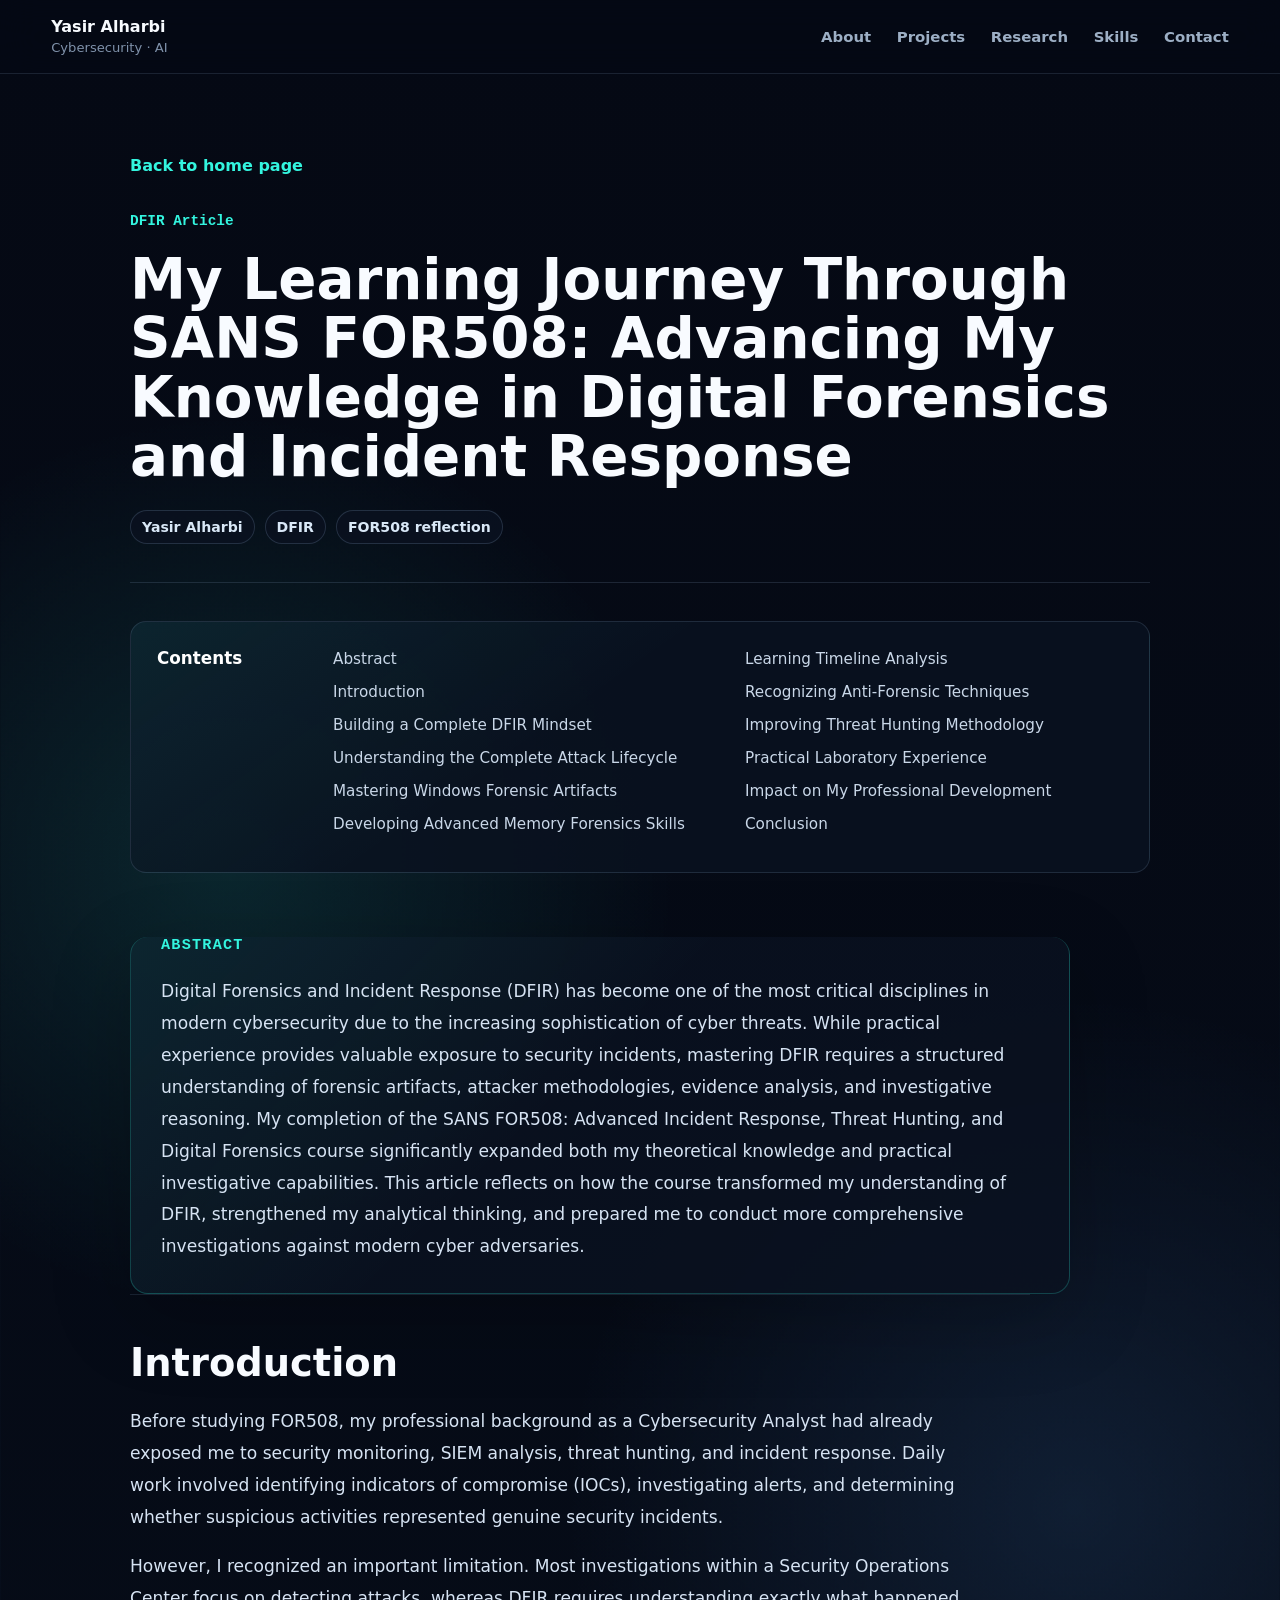
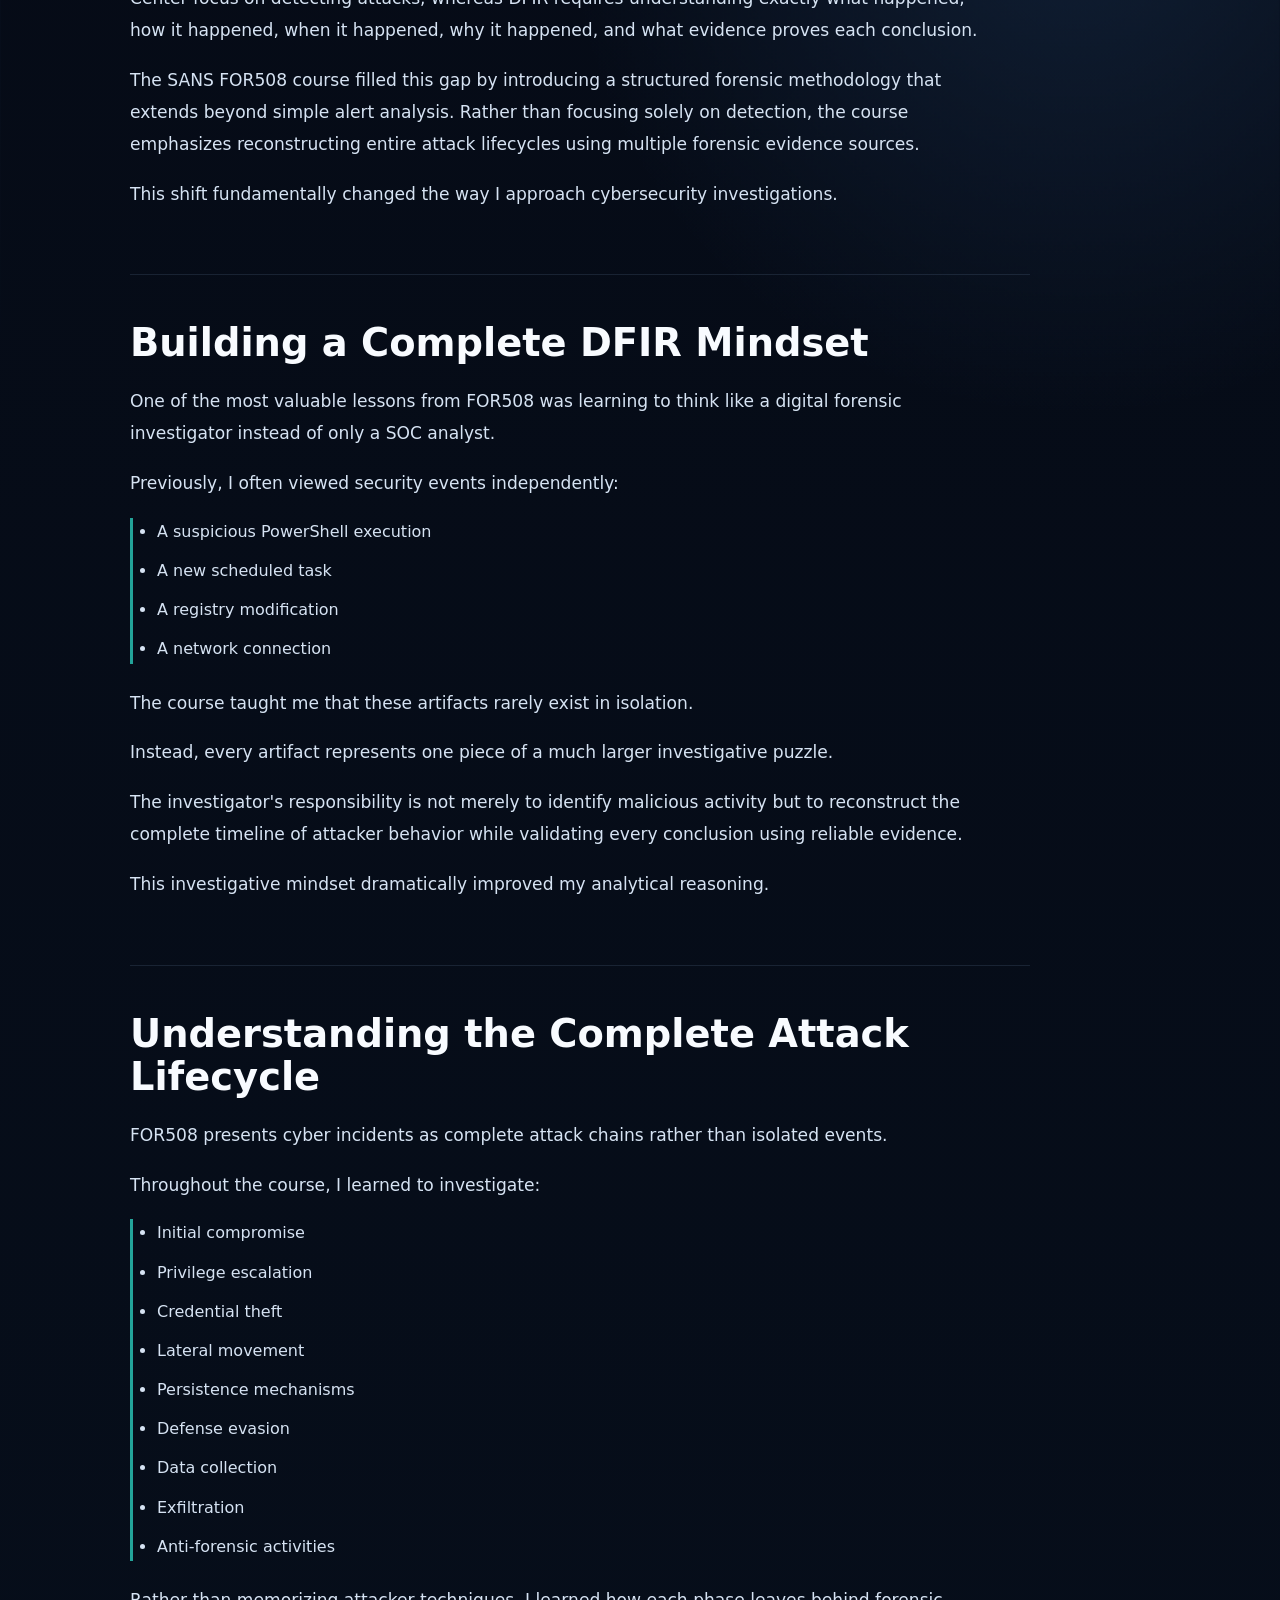
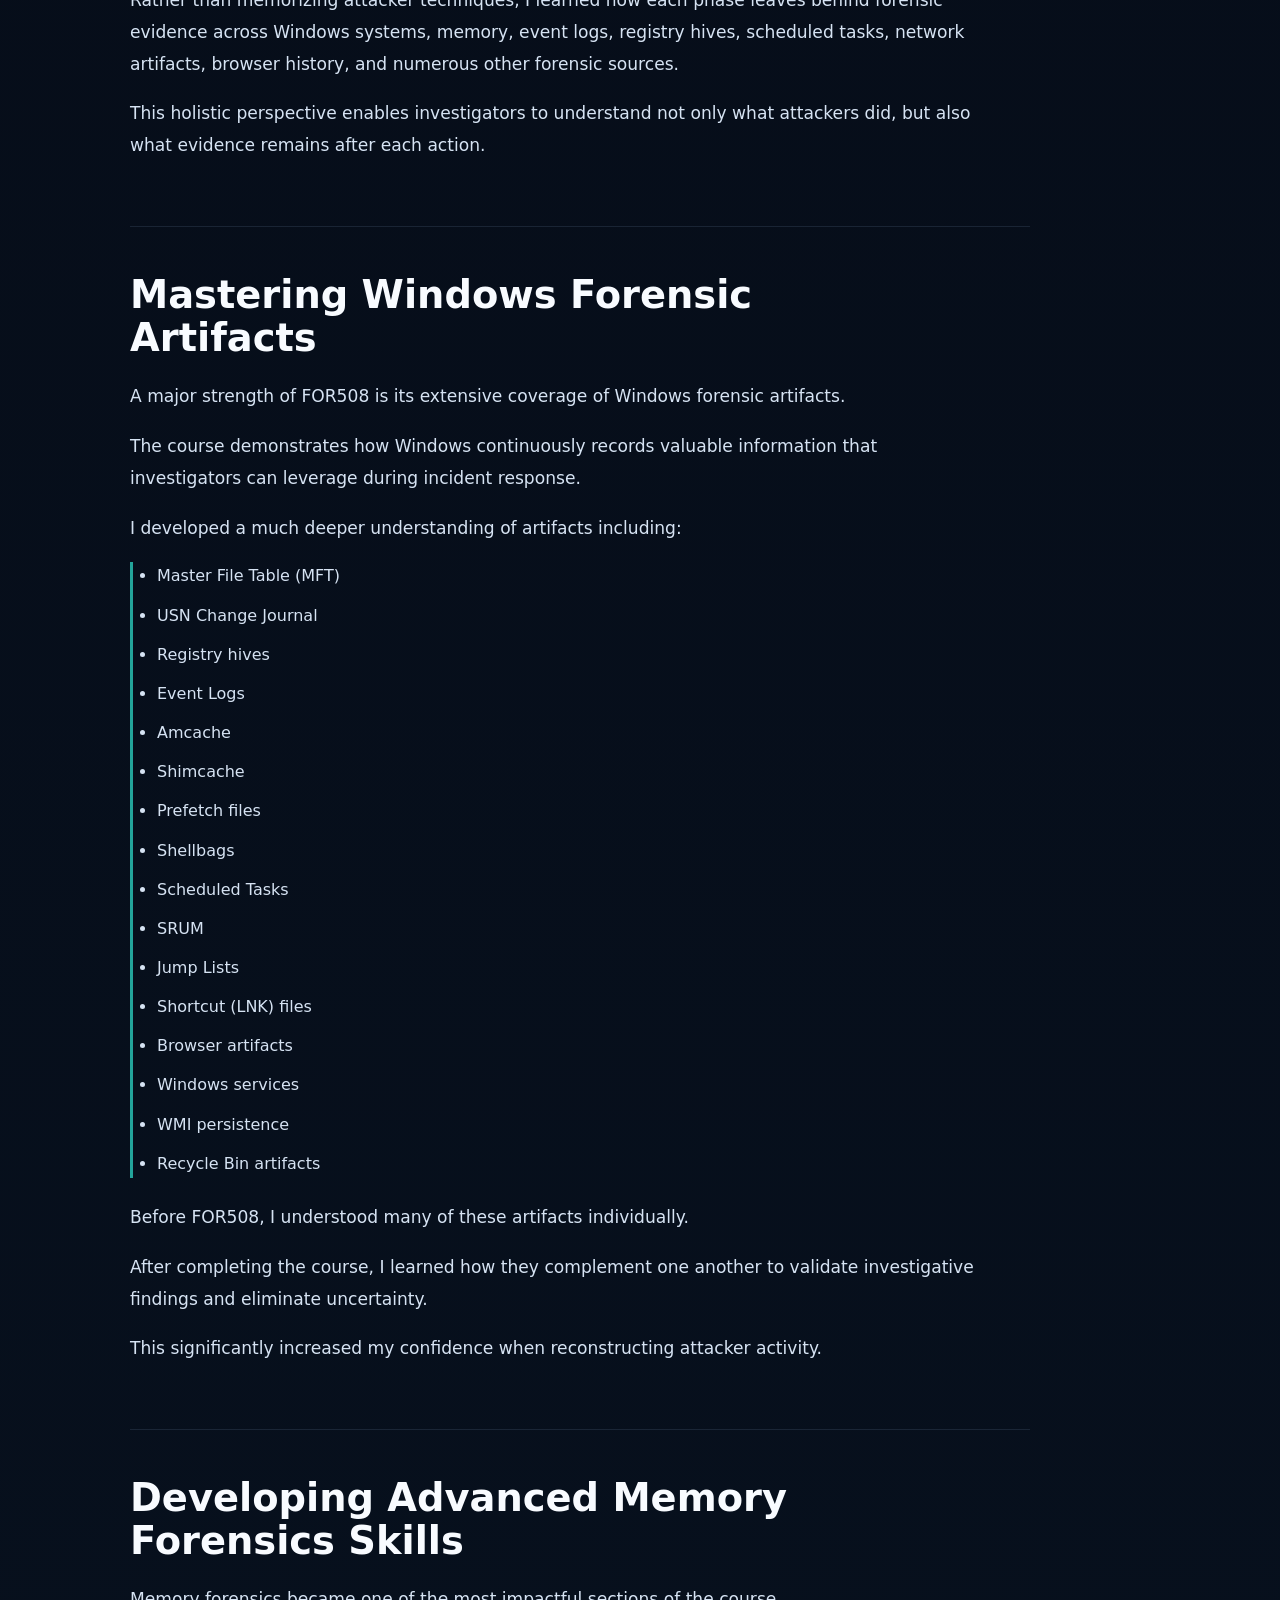
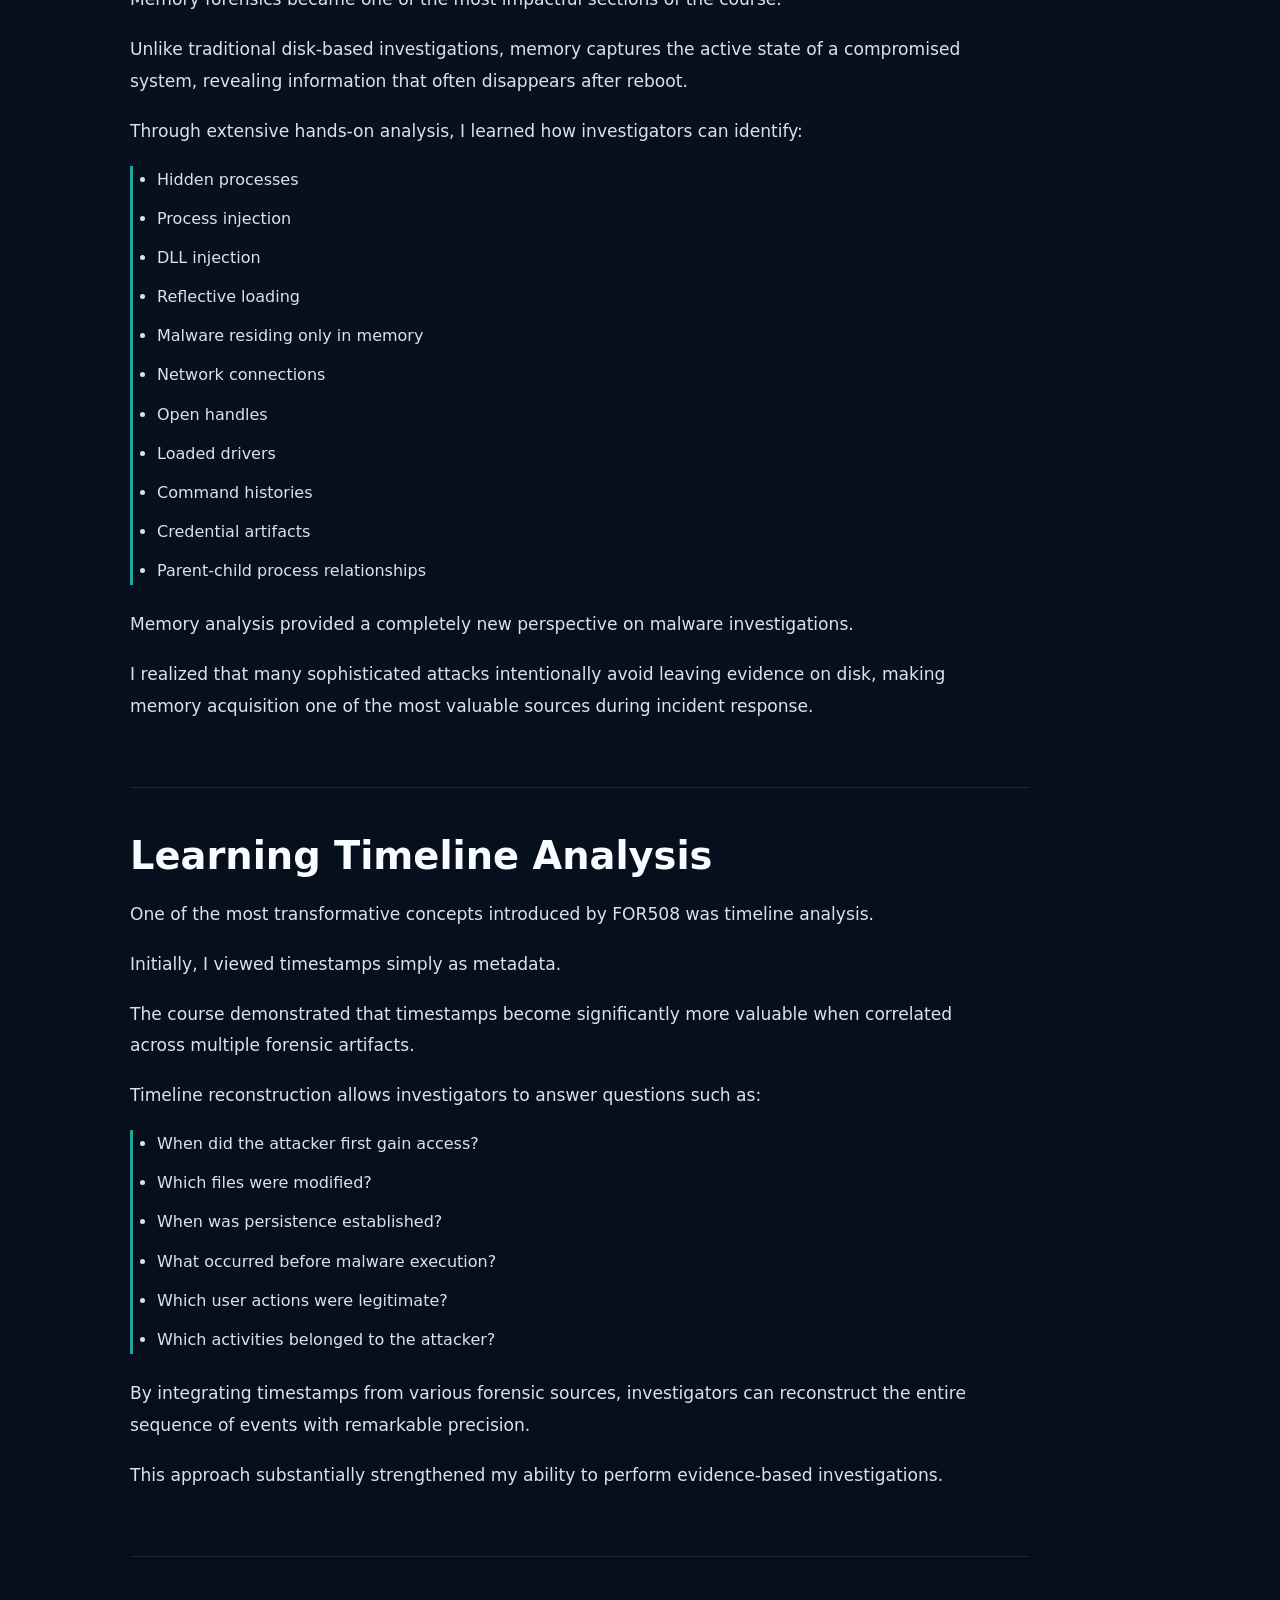
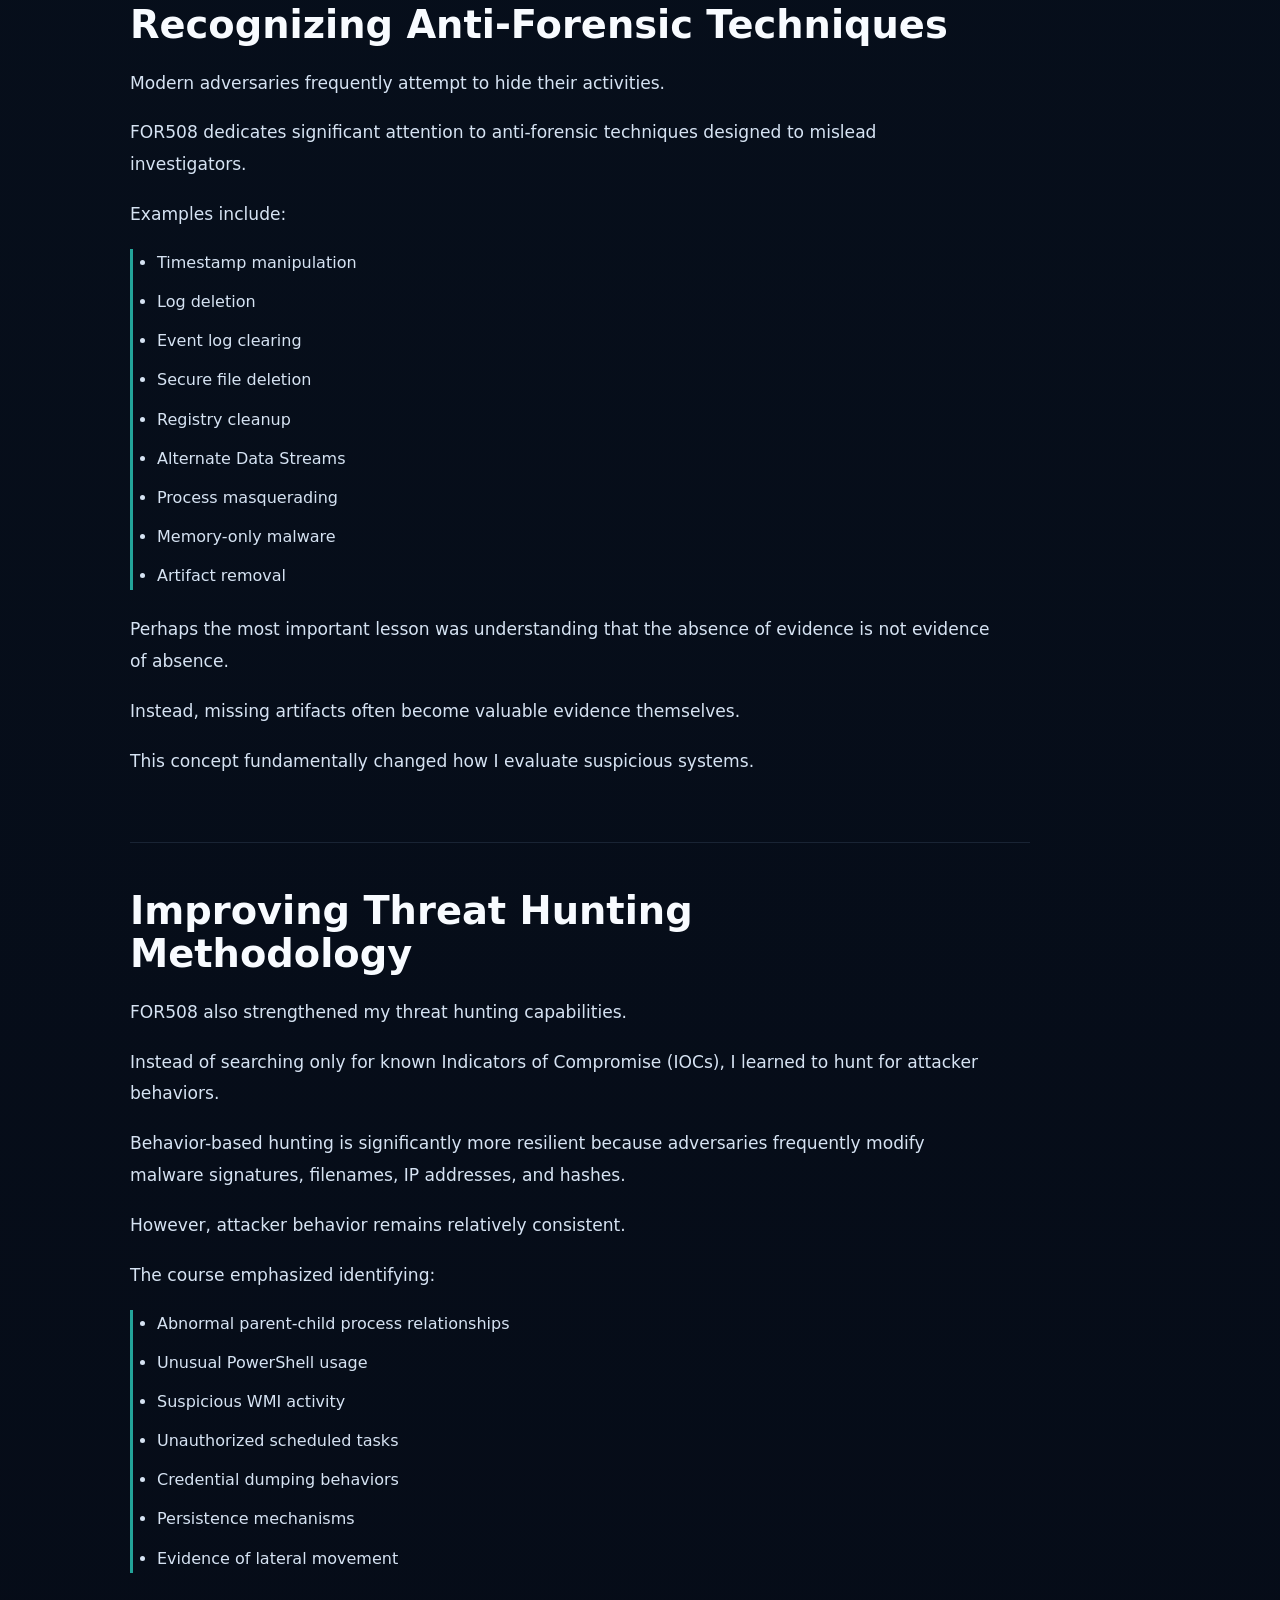
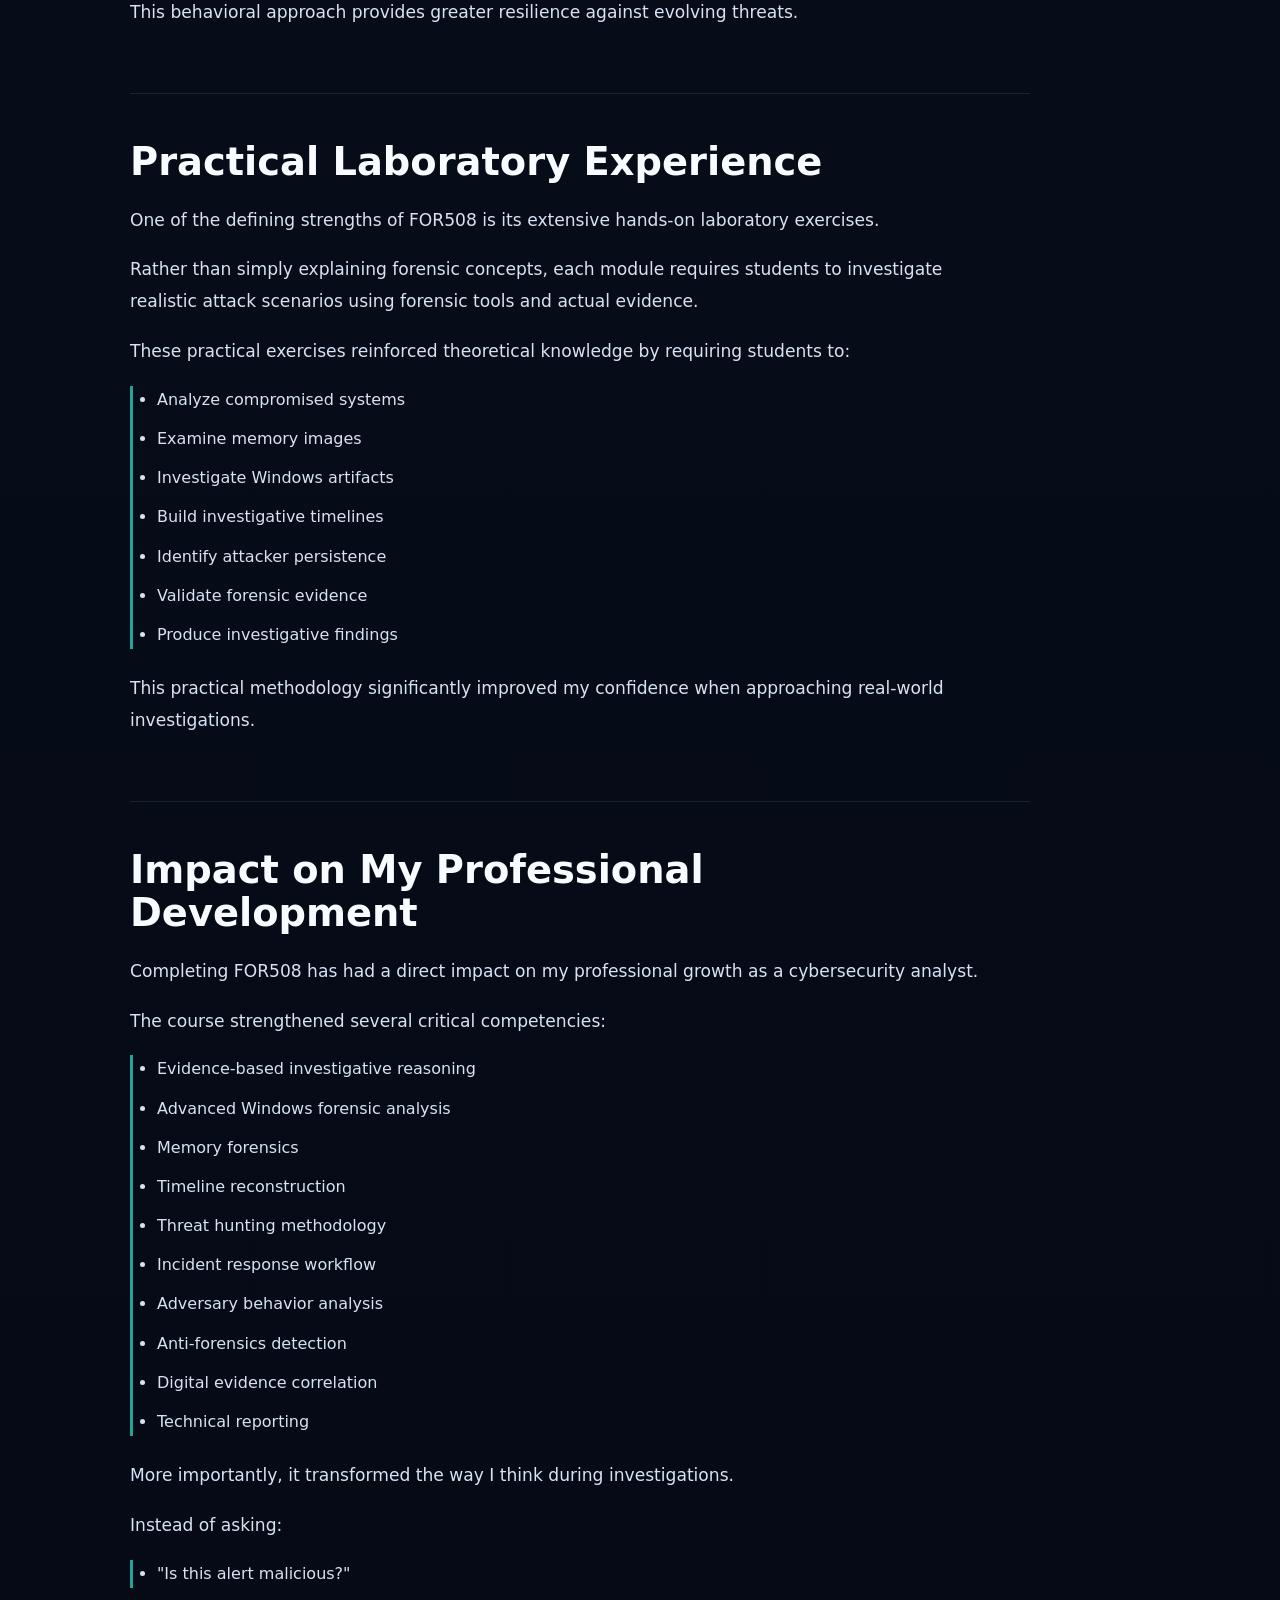
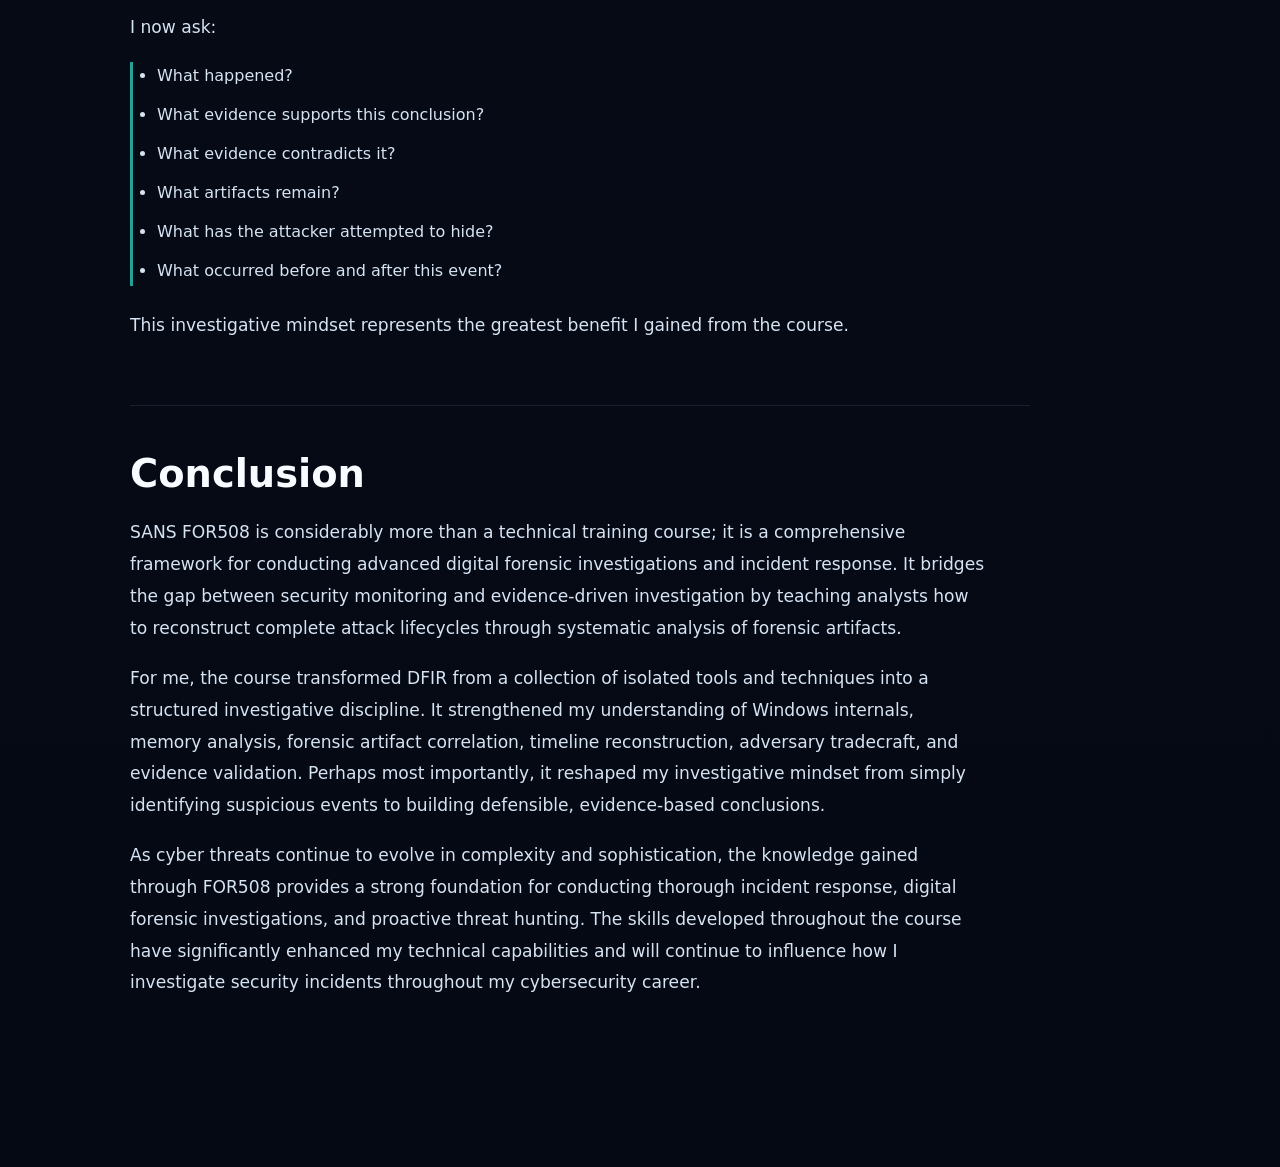
<file: articles/sans-for508-dfir-learning-journey.html>
﻿<!doctype html>
<html lang="en">
  <head>
    <meta charset="utf-8">
    <meta name="viewport" content="width=device-width, initial-scale=1">
    <meta name="description" content="Digital Forensics and Incident Response (DFIR) has become one of the most critical disciplines in modern cybersecurity due to the increasing sophistication of cyber threats. While practical experience provides valuable exposure to security incidents, mastering DFIR requires a structured understanding of forensic artifacts, attacker methodologies, evidence analysis, and investigative reasoning. My completion of the SANS FOR508: Advanced Incident Response, Threat Hunting, and Digital Forensics course significantly expanded both my theoretical knowledge and practical investigative capabilities. This article reflects on how the course transformed my understanding of DFIR, strengthened my analytical thinking, and prepared me to conduct more comprehensive investigations against modern cyber adversaries.">
    <title>My Learning Journey Through SANS FOR508: Advancing My Knowledge in Digital Forensics and Incident Response | Yasir Alharbi</title>
    <link rel="stylesheet" href="../styles.css?v=dfir-article-2">
  </head>
  <body class="article-page">
    <header class="site-header">
      <a class="brand" href="../index.html#top" aria-label="Yasir Alharbi home">
        <span>
          <strong>Yasir Alharbi</strong>
          <small>Cybersecurity · AI</small>
        </span>
      </a>
      <nav class="nav-links" aria-label="Main navigation">
        <a href="../index.html#about">About</a>
        <a href="../index.html#projects">Projects</a>
        <a href="../index.html#research">Research</a>
        <a href="../index.html#skills">Skills</a>
        <a href="../index.html#contact">Contact</a>
      </nav>
    </header>

    <main>
      <article class="article-shell academic-article dfir-article">
        <a class="back-link" href="../index.html#dfir">Back to home page</a>
        <header class="article-hero">
          <p class="section-label">DFIR Article</p>
          <h1>My Learning Journey Through SANS FOR508: Advancing My Knowledge in Digital Forensics and Incident Response</h1>
          <div class="article-meta">
            <span>Yasir Alharbi</span>
            <span>DFIR</span>
            <span>FOR508 reflection</span>
          </div>
        </header>

        <nav class="article-toc" aria-label="Article contents">
          <strong>Contents</strong>
          <div>
<a href="#abstract">Abstract</a>
<a href="#introduction">Introduction</a>
<a href="#building-a-complete-dfir-mindset">Building a Complete DFIR Mindset</a>
<a href="#understanding-the-complete-attack-lifecycle">Understanding the Complete Attack Lifecycle</a>
<a href="#mastering-windows-forensic-artifacts">Mastering Windows Forensic Artifacts</a>
<a href="#developing-advanced-memory-forensics-skills">Developing Advanced Memory Forensics Skills</a>
<a href="#learning-timeline-analysis">Learning Timeline Analysis</a>
<a href="#recognizing-anti-forensic-techniques">Recognizing Anti-Forensic Techniques</a>
<a href="#improving-threat-hunting-methodology">Improving Threat Hunting Methodology</a>
<a href="#practical-laboratory-experience">Practical Laboratory Experience</a>
<a href="#impact-on-my-professional-development">Impact on My Professional Development</a>
<a href="#conclusion">Conclusion</a>
          </div>
        </nav>

        <div class="article-content">
<section class="article-section article-abstract" id="abstract">
<h2>Abstract</h2>
<p>Digital Forensics and Incident Response (DFIR) has become one of the most critical disciplines in modern cybersecurity due to the increasing sophistication of cyber threats. While practical experience provides valuable exposure to security incidents, mastering DFIR requires a structured understanding of forensic artifacts, attacker methodologies, evidence analysis, and investigative reasoning. My completion of the SANS FOR508: Advanced Incident Response, Threat Hunting, and Digital Forensics course significantly expanded both my theoretical knowledge and practical investigative capabilities. This article reflects on how the course transformed my understanding of DFIR, strengthened my analytical thinking, and prepared me to conduct more comprehensive investigations against modern cyber adversaries.</p>
</section>
<section class="article-section" id="introduction">
<h2>Introduction</h2>
<p>Before studying FOR508, my professional background as a Cybersecurity Analyst had already exposed me to security monitoring, SIEM analysis, threat hunting, and incident response. Daily work involved identifying indicators of compromise (IOCs), investigating alerts, and determining whether suspicious activities represented genuine security incidents.</p>
<p>However, I recognized an important limitation. Most investigations within a Security Operations Center focus on detecting attacks, whereas DFIR requires understanding exactly what happened, how it happened, when it happened, why it happened, and what evidence proves each conclusion.</p>
<p>The SANS FOR508 course filled this gap by introducing a structured forensic methodology that extends beyond simple alert analysis. Rather than focusing solely on detection, the course emphasizes reconstructing entire attack lifecycles using multiple forensic evidence sources.</p>
<p>This shift fundamentally changed the way I approach cybersecurity investigations.</p>
</section>
<section class="article-section" id="building-a-complete-dfir-mindset">
<h2>Building a Complete DFIR Mindset</h2>
<p>One of the most valuable lessons from FOR508 was learning to think like a digital forensic investigator instead of only a SOC analyst.</p>
<p>Previously, I often viewed security events independently:</p>
<ul class="article-list">
<li>A suspicious PowerShell execution</li>
<li>A new scheduled task</li>
<li>A registry modification</li>
<li>A network connection</li>
</ul>
<p>The course taught me that these artifacts rarely exist in isolation.</p>
<p>Instead, every artifact represents one piece of a much larger investigative puzzle.</p>
<p>The investigator&#39;s responsibility is not merely to identify malicious activity but to reconstruct the complete timeline of attacker behavior while validating every conclusion using reliable evidence.</p>
<p>This investigative mindset dramatically improved my analytical reasoning.</p>
</section>
<section class="article-section" id="understanding-the-complete-attack-lifecycle">
<h2>Understanding the Complete Attack Lifecycle</h2>
<p>FOR508 presents cyber incidents as complete attack chains rather than isolated events.</p>
<p>Throughout the course, I learned to investigate:</p>
<ul class="article-list">
<li>Initial compromise</li>
<li>Privilege escalation</li>
<li>Credential theft</li>
<li>Lateral movement</li>
<li>Persistence mechanisms</li>
<li>Defense evasion</li>
<li>Data collection</li>
<li>Exfiltration</li>
<li>Anti-forensic activities</li>
</ul>
<p>Rather than memorizing attacker techniques, I learned how each phase leaves behind forensic evidence across Windows systems, memory, event logs, registry hives, scheduled tasks, network artifacts, browser history, and numerous other forensic sources.</p>
<p>This holistic perspective enables investigators to understand not only what attackers did, but also what evidence remains after each action.</p>
</section>
<section class="article-section" id="mastering-windows-forensic-artifacts">
<h2>Mastering Windows Forensic Artifacts</h2>
<p>A major strength of FOR508 is its extensive coverage of Windows forensic artifacts.</p>
<p>The course demonstrates how Windows continuously records valuable information that investigators can leverage during incident response.</p>
<p>I developed a much deeper understanding of artifacts including:</p>
<ul class="article-list">
<li>Master File Table (MFT)</li>
<li>USN Change Journal</li>
<li>Registry hives</li>
<li>Event Logs</li>
<li>Amcache</li>
<li>Shimcache</li>
<li>Prefetch files</li>
<li>Shellbags</li>
<li>Scheduled Tasks</li>
<li>SRUM</li>
<li>Jump Lists</li>
<li>Shortcut (LNK) files</li>
<li>Browser artifacts</li>
<li>Windows services</li>
<li>WMI persistence</li>
<li>Recycle Bin artifacts</li>
</ul>
<p>Before FOR508, I understood many of these artifacts individually.</p>
<p>After completing the course, I learned how they complement one another to validate investigative findings and eliminate uncertainty.</p>
<p>This significantly increased my confidence when reconstructing attacker activity.</p>
</section>
<section class="article-section" id="developing-advanced-memory-forensics-skills">
<h2>Developing Advanced Memory Forensics Skills</h2>
<p>Memory forensics became one of the most impactful sections of the course.</p>
<p>Unlike traditional disk-based investigations, memory captures the active state of a compromised system, revealing information that often disappears after reboot.</p>
<p>Through extensive hands-on analysis, I learned how investigators can identify:</p>
<ul class="article-list">
<li>Hidden processes</li>
<li>Process injection</li>
<li>DLL injection</li>
<li>Reflective loading</li>
<li>Malware residing only in memory</li>
<li>Network connections</li>
<li>Open handles</li>
<li>Loaded drivers</li>
<li>Command histories</li>
<li>Credential artifacts</li>
<li>Parent-child process relationships</li>
</ul>
<p>Memory analysis provided a completely new perspective on malware investigations.</p>
<p>I realized that many sophisticated attacks intentionally avoid leaving evidence on disk, making memory acquisition one of the most valuable sources during incident response.</p>
</section>
<section class="article-section" id="learning-timeline-analysis">
<h2>Learning Timeline Analysis</h2>
<p>One of the most transformative concepts introduced by FOR508 was timeline analysis.</p>
<p>Initially, I viewed timestamps simply as metadata.</p>
<p>The course demonstrated that timestamps become significantly more valuable when correlated across multiple forensic artifacts.</p>
<p>Timeline reconstruction allows investigators to answer questions such as:</p>
<ul class="article-list">
<li>When did the attacker first gain access?</li>
<li>Which files were modified?</li>
<li>When was persistence established?</li>
<li>What occurred before malware execution?</li>
<li>Which user actions were legitimate?</li>
<li>Which activities belonged to the attacker?</li>
</ul>
<p>By integrating timestamps from various forensic sources, investigators can reconstruct the entire sequence of events with remarkable precision.</p>
<p>This approach substantially strengthened my ability to perform evidence-based investigations.</p>
</section>
<section class="article-section" id="recognizing-anti-forensic-techniques">
<h2>Recognizing Anti-Forensic Techniques</h2>
<p>Modern adversaries frequently attempt to hide their activities.</p>
<p>FOR508 dedicates significant attention to anti-forensic techniques designed to mislead investigators.</p>
<p>Examples include:</p>
<ul class="article-list">
<li>Timestamp manipulation</li>
<li>Log deletion</li>
<li>Event log clearing</li>
<li>Secure file deletion</li>
<li>Registry cleanup</li>
<li>Alternate Data Streams</li>
<li>Process masquerading</li>
<li>Memory-only malware</li>
<li>Artifact removal</li>
</ul>
<p>Perhaps the most important lesson was understanding that the absence of evidence is not evidence of absence.</p>
<p>Instead, missing artifacts often become valuable evidence themselves.</p>
<p>This concept fundamentally changed how I evaluate suspicious systems.</p>
</section>
<section class="article-section" id="improving-threat-hunting-methodology">
<h2>Improving Threat Hunting Methodology</h2>
<p>FOR508 also strengthened my threat hunting capabilities.</p>
<p>Instead of searching only for known Indicators of Compromise (IOCs), I learned to hunt for attacker behaviors.</p>
<p>Behavior-based hunting is significantly more resilient because adversaries frequently modify malware signatures, filenames, IP addresses, and hashes.</p>
<p>However, attacker behavior remains relatively consistent.</p>
<p>The course emphasized identifying:</p>
<ul class="article-list">
<li>Abnormal parent-child process relationships</li>
<li>Unusual PowerShell usage</li>
<li>Suspicious WMI activity</li>
<li>Unauthorized scheduled tasks</li>
<li>Credential dumping behaviors</li>
<li>Persistence mechanisms</li>
<li>Evidence of lateral movement</li>
</ul>
<p>This behavioral approach provides greater resilience against evolving threats.</p>
</section>
<section class="article-section" id="practical-laboratory-experience">
<h2>Practical Laboratory Experience</h2>
<p>One of the defining strengths of FOR508 is its extensive hands-on laboratory exercises.</p>
<p>Rather than simply explaining forensic concepts, each module requires students to investigate realistic attack scenarios using forensic tools and actual evidence.</p>
<p>These practical exercises reinforced theoretical knowledge by requiring students to:</p>
<ul class="article-list">
<li>Analyze compromised systems</li>
<li>Examine memory images</li>
<li>Investigate Windows artifacts</li>
<li>Build investigative timelines</li>
<li>Identify attacker persistence</li>
<li>Validate forensic evidence</li>
<li>Produce investigative findings</li>
</ul>
<p>This practical methodology significantly improved my confidence when approaching real-world investigations.</p>
</section>
<section class="article-section" id="impact-on-my-professional-development">
<h2>Impact on My Professional Development</h2>
<p>Completing FOR508 has had a direct impact on my professional growth as a cybersecurity analyst.</p>
<p>The course strengthened several critical competencies:</p>
<ul class="article-list">
<li>Evidence-based investigative reasoning</li>
<li>Advanced Windows forensic analysis</li>
<li>Memory forensics</li>
<li>Timeline reconstruction</li>
<li>Threat hunting methodology</li>
<li>Incident response workflow</li>
<li>Adversary behavior analysis</li>
<li>Anti-forensics detection</li>
<li>Digital evidence correlation</li>
<li>Technical reporting</li>
</ul>
<p>More importantly, it transformed the way I think during investigations.</p>
<p>Instead of asking:</p>
<ul class="article-list">
<li>&quot;Is this alert malicious?&quot;</li>
</ul>
<p>I now ask:</p>
<ul class="article-list">
<li>What happened?</li>
<li>What evidence supports this conclusion?</li>
<li>What evidence contradicts it?</li>
<li>What artifacts remain?</li>
<li>What has the attacker attempted to hide?</li>
<li>What occurred before and after this event?</li>
</ul>
<p>This investigative mindset represents the greatest benefit I gained from the course.</p>
</section>
<section class="article-section" id="conclusion">
<h2>Conclusion</h2>
<p>SANS FOR508 is considerably more than a technical training course; it is a comprehensive framework for conducting advanced digital forensic investigations and incident response. It bridges the gap between security monitoring and evidence-driven investigation by teaching analysts how to reconstruct complete attack lifecycles through systematic analysis of forensic artifacts.</p>
<p>For me, the course transformed DFIR from a collection of isolated tools and techniques into a structured investigative discipline. It strengthened my understanding of Windows internals, memory analysis, forensic artifact correlation, timeline reconstruction, adversary tradecraft, and evidence validation. Perhaps most importantly, it reshaped my investigative mindset from simply identifying suspicious events to building defensible, evidence-based conclusions.</p>
<p>As cyber threats continue to evolve in complexity and sophistication, the knowledge gained through FOR508 provides a strong foundation for conducting thorough incident response, digital forensic investigations, and proactive threat hunting. The skills developed throughout the course have significantly enhanced my technical capabilities and will continue to influence how I investigate security incidents throughout my cybersecurity career.</p>
</section>
        </div>
      </article>
    </main>
    <!-- Cloudflare Web Analytics --><script type="module" src="https://static.cloudflareinsights.com/beacon.min.js" data-cf-beacon='{"token":"e4d406a7bc7f46ea9fc26f9b0344f4cb"}'></script><!-- End Cloudflare Web Analytics -->
  </body>
</html>
</file>
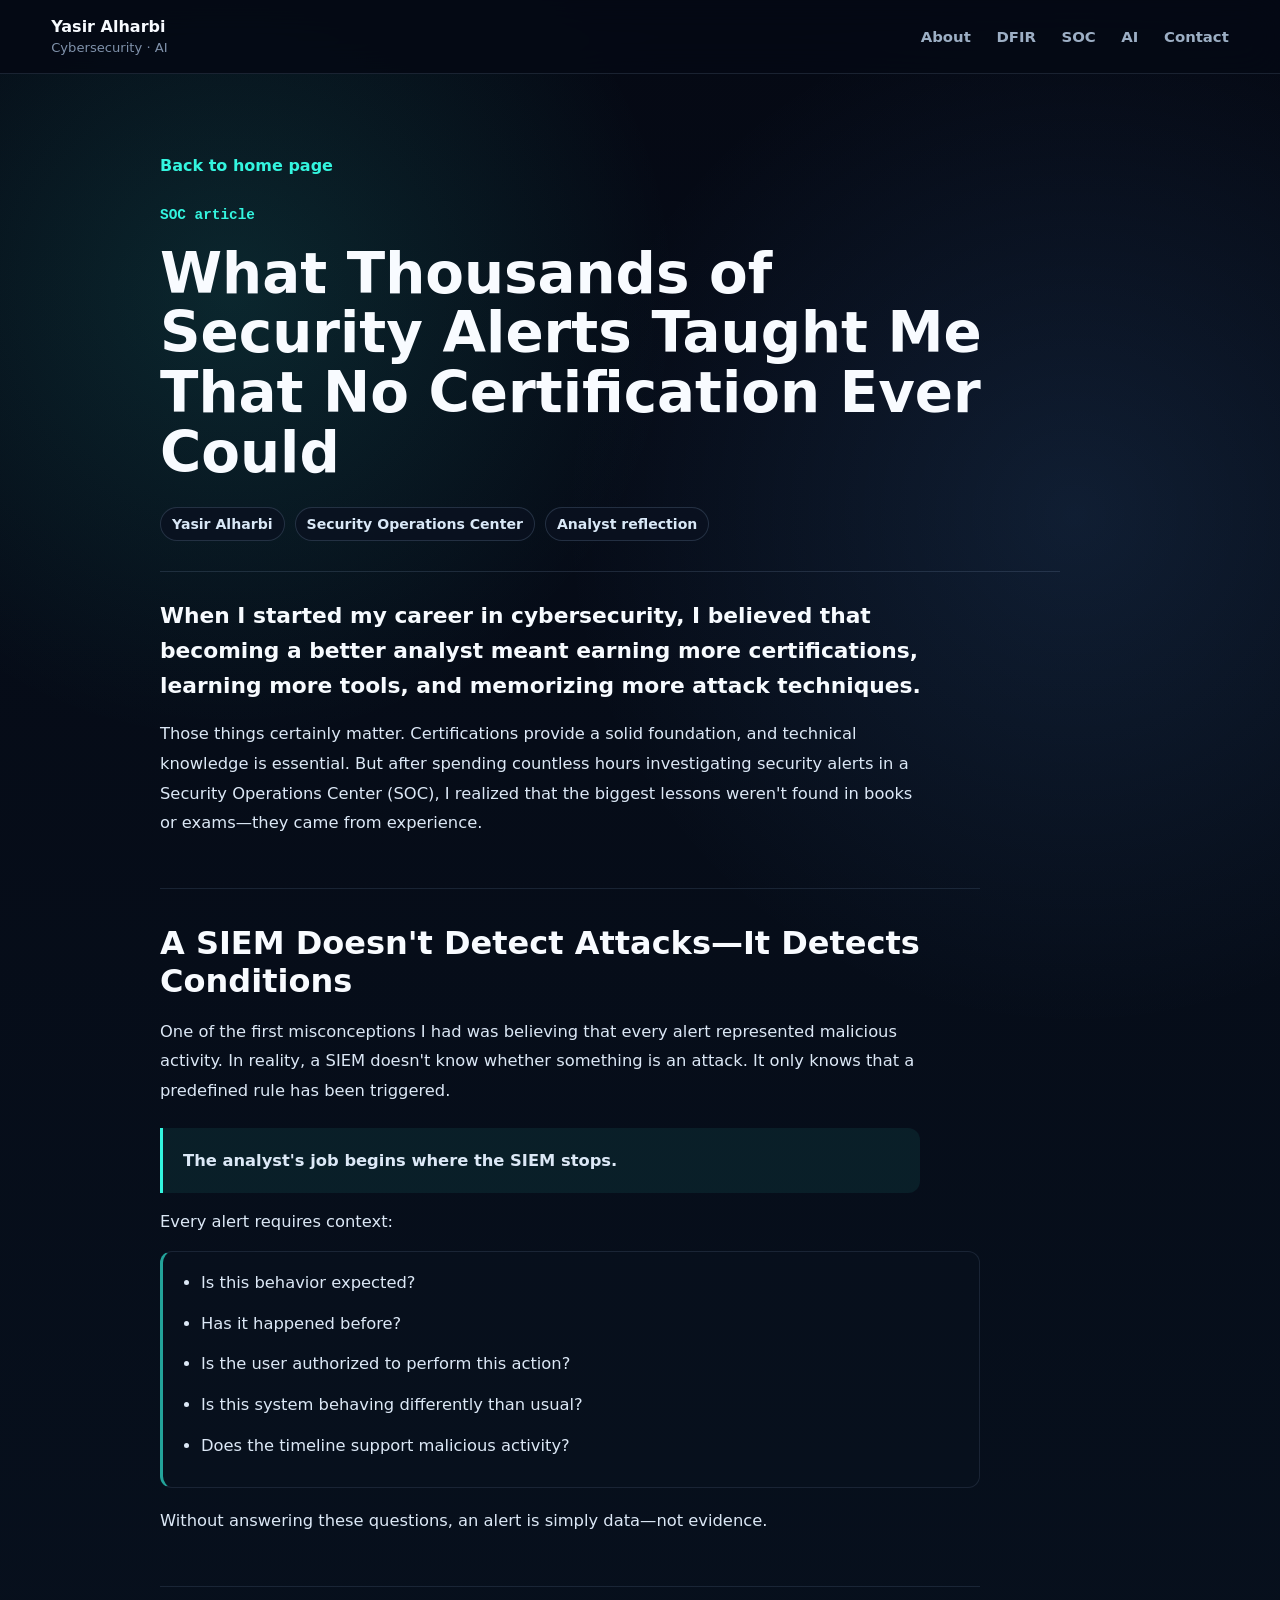
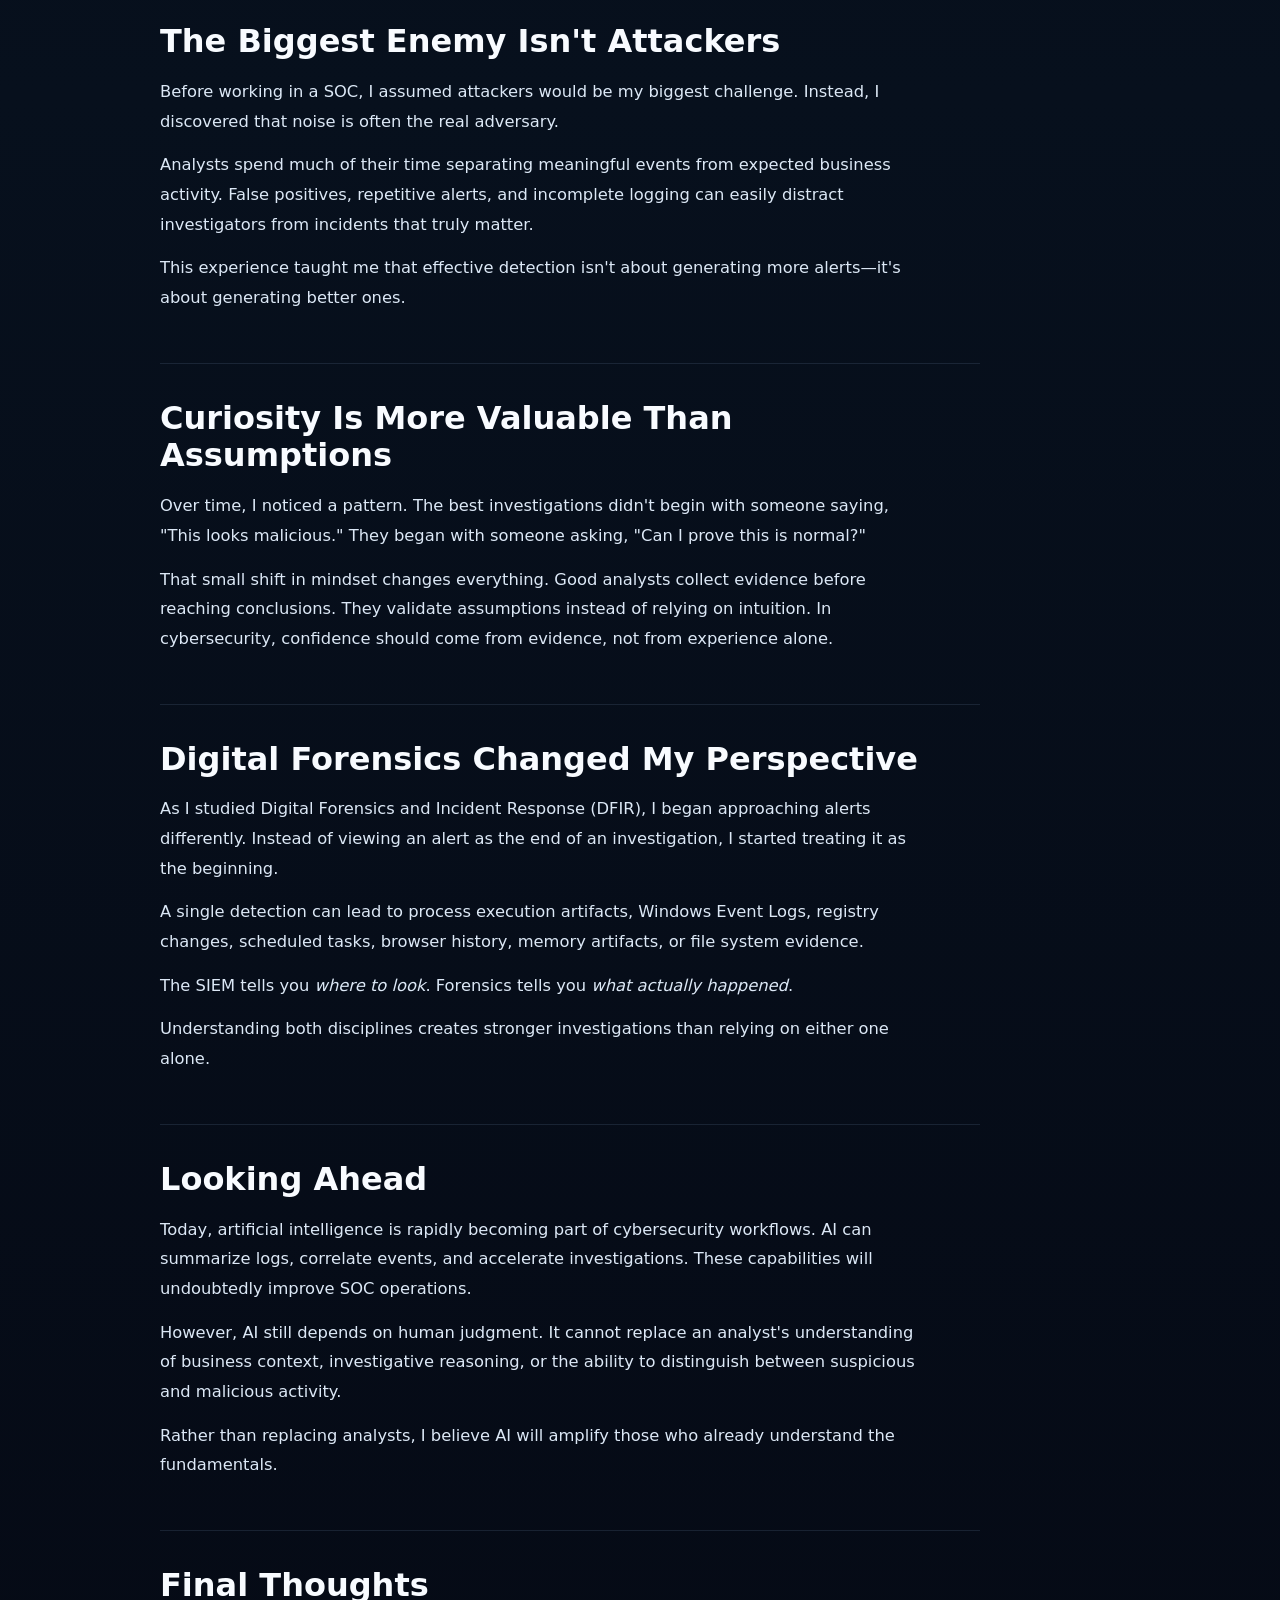
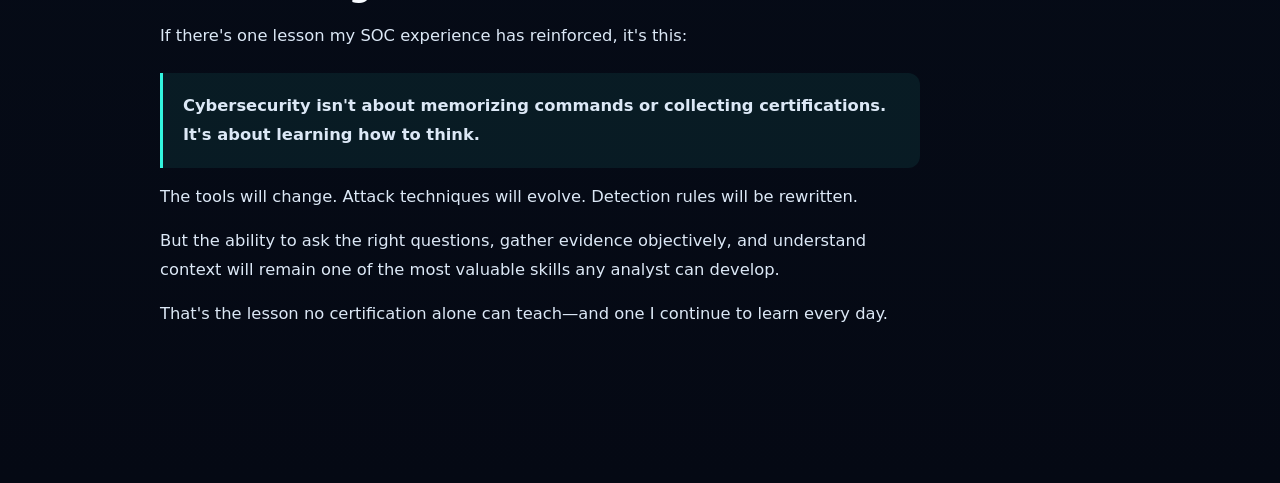
<file: articles/what-thousands-of-security-alerts-taught-me.html>
<!doctype html>
<html lang="en">
  <head>
    <meta charset="utf-8">
    <meta name="viewport" content="width=device-width, initial-scale=1">
    <meta name="description" content="What Thousands of Security Alerts Taught Me That No Certification Ever Could by Yasir Alharbi.">
    <title>What Thousands of Security Alerts Taught Me That No Certification Ever Could | Yasir Alharbi</title>
    <link rel="stylesheet" href="../styles.css?v=soc-reading-1">
  </head>
  <body class="article-page">
    <header class="site-header">
      <a class="brand" href="../index.html#top" aria-label="Yasir Alharbi home">
        <span>
          <strong>Yasir Alharbi</strong>
          <small>Cybersecurity · AI</small>
        </span>
      </a>
      <nav class="nav-links" aria-label="Main navigation">
        <a href="../index.html#about">About</a>
        <a href="../index.html#dfir">DFIR</a>
        <a href="../index.html#soc">SOC</a>
        <a href="../index.html#ai">AI</a>
        <a href="../index.html#contact">Contact</a>
      </nav>
    </header>

    <main>
      <article class="article-shell academic-article soc-article">
        <a class="back-link" href="../index.html#soc">Back to home page</a>
        <header class="article-hero">
          <p class="section-label">SOC article</p>
          <h1>What Thousands of Security Alerts Taught Me That No Certification Ever Could</h1>
          <div class="article-meta">
            <span>Yasir Alharbi</span>
            <span>Security Operations Center</span>
            <span>Analyst reflection</span>
          </div>
        </header>

        <div class="article-content">
          <section class="article-section intro-section">
            <p>When I started my career in cybersecurity, I believed that becoming a better analyst meant earning more certifications, learning more tools, and memorizing more attack techniques.</p>
            <p>Those things certainly matter. Certifications provide a solid foundation, and technical knowledge is essential. But after spending countless hours investigating security alerts in a Security Operations Center (SOC), I realized that the biggest lessons weren't found in books or exams—they came from experience.</p>
          </section>

          <section class="article-section" id="a-siem-doesnt-detect-attacks-it-detects-conditions">
            <h2>A SIEM Doesn't Detect Attacks—It Detects Conditions</h2>
            <p>One of the first misconceptions I had was believing that every alert represented malicious activity. In reality, a SIEM doesn't know whether something is an attack. It only knows that a predefined rule has been triggered.</p>
            <p class="article-callout">The analyst's job begins where the SIEM stops.</p>
            <p>Every alert requires context:</p>
            <ul class="article-list">
              <li>Is this behavior expected?</li>
              <li>Has it happened before?</li>
              <li>Is the user authorized to perform this action?</li>
              <li>Is this system behaving differently than usual?</li>
              <li>Does the timeline support malicious activity?</li>
            </ul>
            <p>Without answering these questions, an alert is simply data—not evidence.</p>
          </section>

          <section class="article-section" id="the-biggest-enemy-isnt-attackers">
            <h2>The Biggest Enemy Isn't Attackers</h2>
            <p>Before working in a SOC, I assumed attackers would be my biggest challenge. Instead, I discovered that noise is often the real adversary.</p>
            <p>Analysts spend much of their time separating meaningful events from expected business activity. False positives, repetitive alerts, and incomplete logging can easily distract investigators from incidents that truly matter.</p>
            <p>This experience taught me that effective detection isn't about generating more alerts—it's about generating better ones.</p>
          </section>

          <section class="article-section" id="curiosity-is-more-valuable-than-assumptions">
            <h2>Curiosity Is More Valuable Than Assumptions</h2>
            <p>Over time, I noticed a pattern. The best investigations didn't begin with someone saying, "This looks malicious." They began with someone asking, "Can I prove this is normal?"</p>
            <p>That small shift in mindset changes everything. Good analysts collect evidence before reaching conclusions. They validate assumptions instead of relying on intuition. In cybersecurity, confidence should come from evidence, not from experience alone.</p>
          </section>

          <section class="article-section" id="digital-forensics-changed-my-perspective">
            <h2>Digital Forensics Changed My Perspective</h2>
            <p>As I studied Digital Forensics and Incident Response (DFIR), I began approaching alerts differently. Instead of viewing an alert as the end of an investigation, I started treating it as the beginning.</p>
            <p>A single detection can lead to process execution artifacts, Windows Event Logs, registry changes, scheduled tasks, browser history, memory artifacts, or file system evidence.</p>
            <p>The SIEM tells you <em>where to look</em>. Forensics tells you <em>what actually happened</em>.</p>
            <p>Understanding both disciplines creates stronger investigations than relying on either one alone.</p>
          </section>

          <section class="article-section" id="looking-ahead">
            <h2>Looking Ahead</h2>
            <p>Today, artificial intelligence is rapidly becoming part of cybersecurity workflows. AI can summarize logs, correlate events, and accelerate investigations. These capabilities will undoubtedly improve SOC operations.</p>
            <p>However, AI still depends on human judgment. It cannot replace an analyst's understanding of business context, investigative reasoning, or the ability to distinguish between suspicious and malicious activity.</p>
            <p>Rather than replacing analysts, I believe AI will amplify those who already understand the fundamentals.</p>
          </section>

          <section class="article-section" id="final-thoughts">
            <h2>Final Thoughts</h2>
            <p>If there's one lesson my SOC experience has reinforced, it's this:</p>
            <p class="article-callout">Cybersecurity isn't about memorizing commands or collecting certifications. It's about learning how to think.</p>
            <p>The tools will change. Attack techniques will evolve. Detection rules will be rewritten.</p>
            <p>But the ability to ask the right questions, gather evidence objectively, and understand context will remain one of the most valuable skills any analyst can develop.</p>
            <p>That's the lesson no certification alone can teach—and one I continue to learn every day.</p>
          </section>
        </div>
      </article>
    </main>
    <!-- Cloudflare Web Analytics --><script type="module" src="https://static.cloudflareinsights.com/beacon.min.js" data-cf-beacon='{"token":"e4d406a7bc7f46ea9fc26f9b0344f4cb"}'></script><!-- End Cloudflare Web Analytics -->
  </body>
</html>
</file>
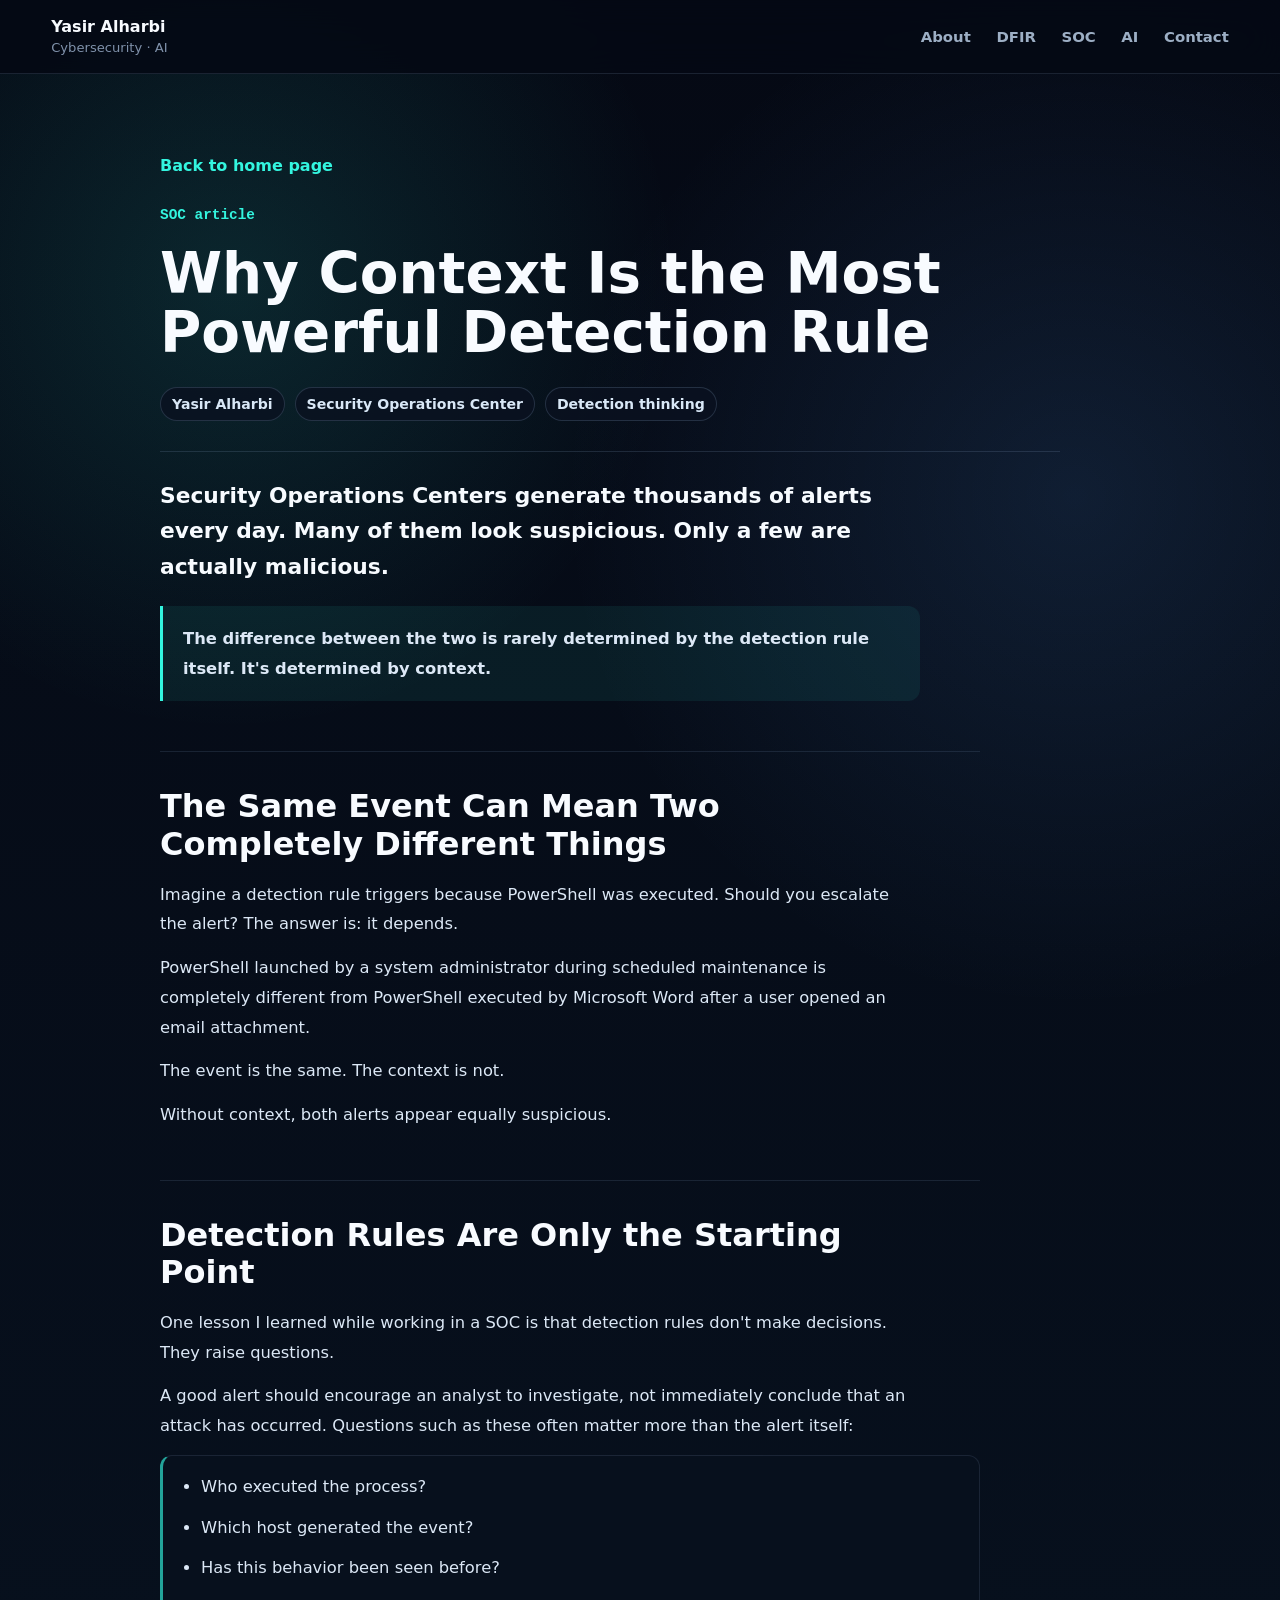
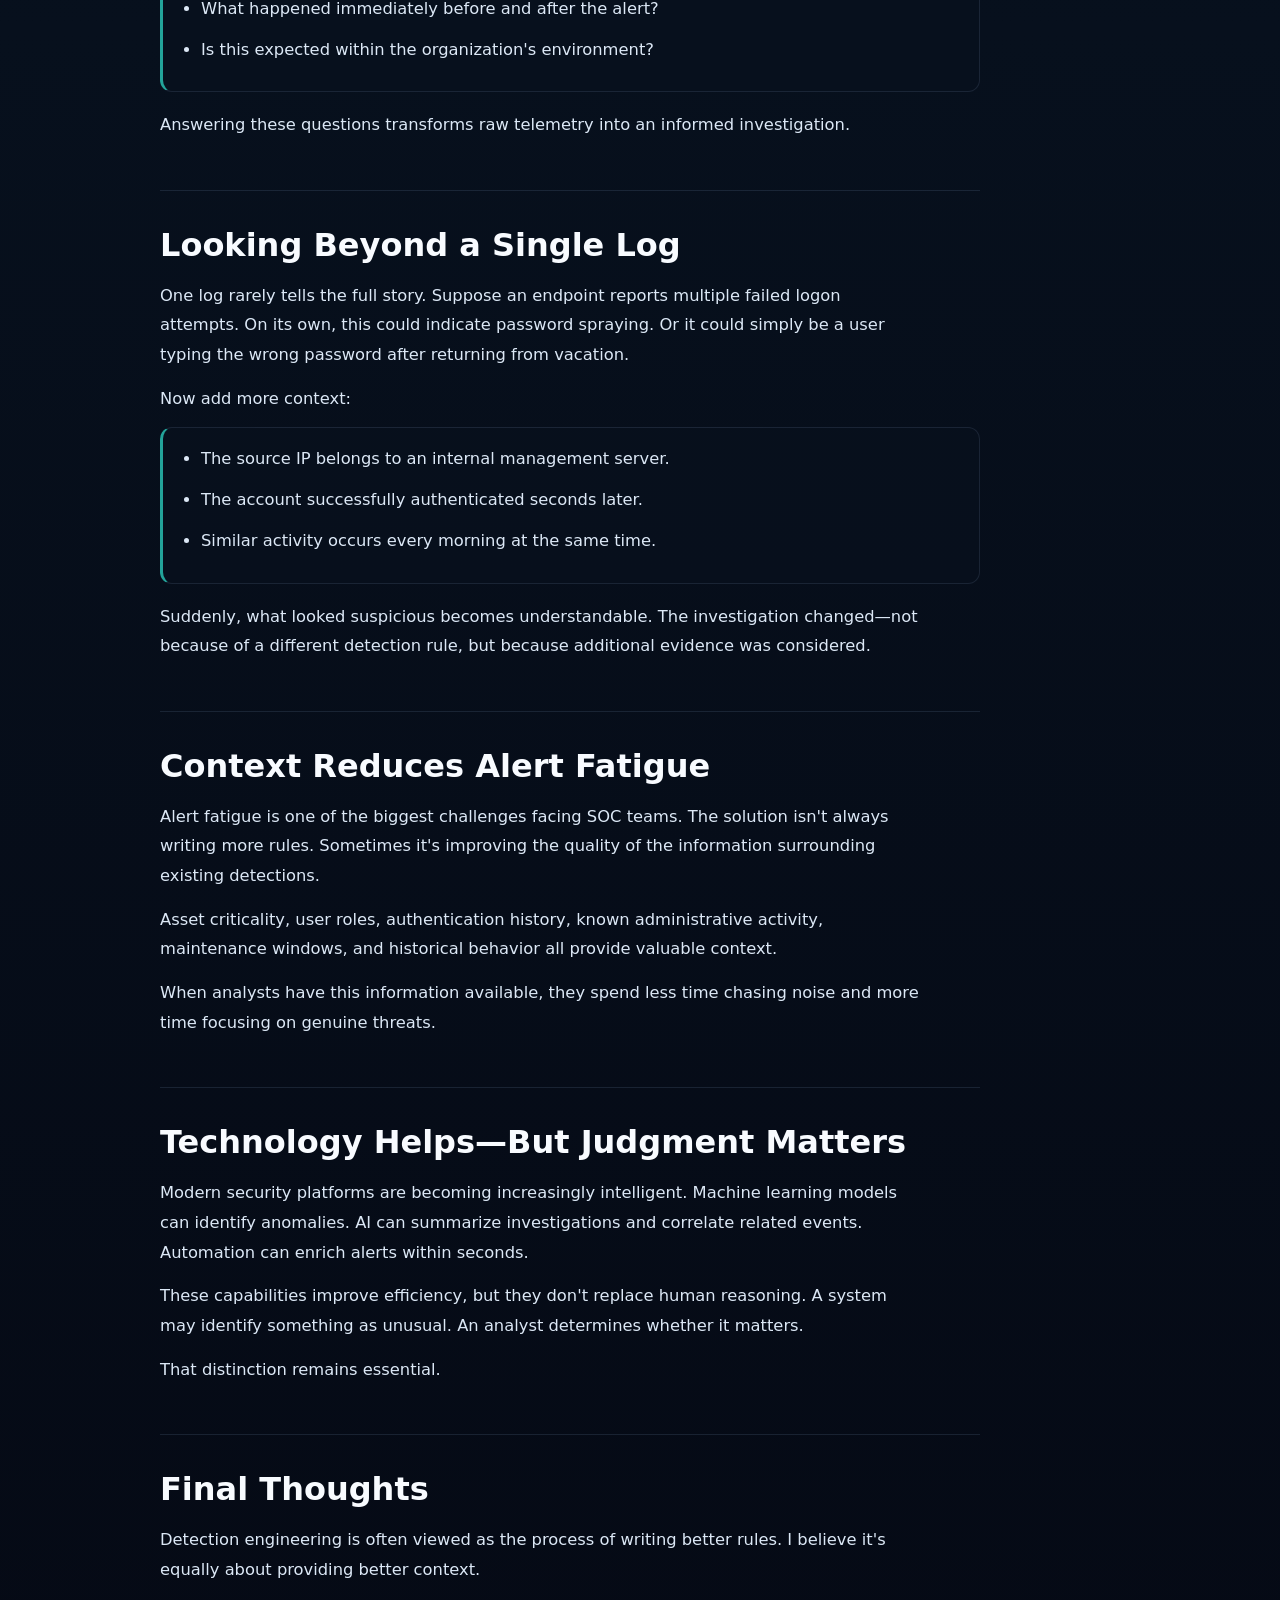
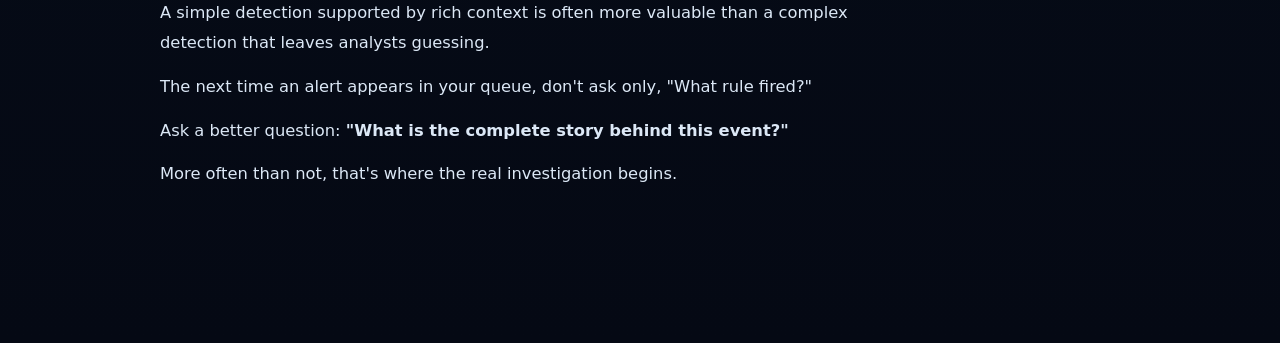
<file: articles/why-context-is-the-most-powerful-detection-rule.html>
<!doctype html>
<html lang="en">
  <head>
    <meta charset="utf-8">
    <meta name="viewport" content="width=device-width, initial-scale=1">
    <meta name="description" content="Why Context Is the Most Powerful Detection Rule by Yasir Alharbi.">
    <title>Why Context Is the Most Powerful Detection Rule | Yasir Alharbi</title>
    <link rel="stylesheet" href="../styles.css?v=soc-reading-1">
  </head>
  <body class="article-page">
    <header class="site-header">
      <a class="brand" href="../index.html#top" aria-label="Yasir Alharbi home">
        <span>
          <strong>Yasir Alharbi</strong>
          <small>Cybersecurity · AI</small>
        </span>
      </a>
      <nav class="nav-links" aria-label="Main navigation">
        <a href="../index.html#about">About</a>
        <a href="../index.html#dfir">DFIR</a>
        <a href="../index.html#soc">SOC</a>
        <a href="../index.html#ai">AI</a>
        <a href="../index.html#contact">Contact</a>
      </nav>
    </header>

    <main>
      <article class="article-shell academic-article soc-article">
        <a class="back-link" href="../index.html#soc">Back to home page</a>
        <header class="article-hero">
          <p class="section-label">SOC article</p>
          <h1>Why Context Is the Most Powerful Detection Rule</h1>
          <div class="article-meta">
            <span>Yasir Alharbi</span>
            <span>Security Operations Center</span>
            <span>Detection thinking</span>
          </div>
        </header>

        <div class="article-content">
          <section class="article-section intro-section">
            <p>Security Operations Centers generate thousands of alerts every day. Many of them look suspicious. Only a few are actually malicious.</p>
            <p class="article-callout">The difference between the two is rarely determined by the detection rule itself. It's determined by context.</p>
          </section>

          <section class="article-section" id="the-same-event-can-mean-two-completely-different-things">
            <h2>The Same Event Can Mean Two Completely Different Things</h2>
            <p>Imagine a detection rule triggers because PowerShell was executed. Should you escalate the alert? The answer is: it depends.</p>
            <p>PowerShell launched by a system administrator during scheduled maintenance is completely different from PowerShell executed by Microsoft Word after a user opened an email attachment.</p>
            <p>The event is the same. The context is not.</p>
            <p>Without context, both alerts appear equally suspicious.</p>
          </section>

          <section class="article-section" id="detection-rules-are-only-the-starting-point">
            <h2>Detection Rules Are Only the Starting Point</h2>
            <p>One lesson I learned while working in a SOC is that detection rules don't make decisions. They raise questions.</p>
            <p>A good alert should encourage an analyst to investigate, not immediately conclude that an attack has occurred. Questions such as these often matter more than the alert itself:</p>
            <ul class="article-list">
              <li>Who executed the process?</li>
              <li>Which host generated the event?</li>
              <li>Has this behavior been seen before?</li>
              <li>What happened immediately before and after the alert?</li>
              <li>Is this expected within the organization's environment?</li>
            </ul>
            <p>Answering these questions transforms raw telemetry into an informed investigation.</p>
          </section>

          <section class="article-section" id="looking-beyond-a-single-log">
            <h2>Looking Beyond a Single Log</h2>
            <p>One log rarely tells the full story. Suppose an endpoint reports multiple failed logon attempts. On its own, this could indicate password spraying. Or it could simply be a user typing the wrong password after returning from vacation.</p>
            <p>Now add more context:</p>
            <ul class="article-list">
              <li>The source IP belongs to an internal management server.</li>
              <li>The account successfully authenticated seconds later.</li>
              <li>Similar activity occurs every morning at the same time.</li>
            </ul>
            <p>Suddenly, what looked suspicious becomes understandable. The investigation changed—not because of a different detection rule, but because additional evidence was considered.</p>
          </section>

          <section class="article-section" id="context-reduces-alert-fatigue">
            <h2>Context Reduces Alert Fatigue</h2>
            <p>Alert fatigue is one of the biggest challenges facing SOC teams. The solution isn't always writing more rules. Sometimes it's improving the quality of the information surrounding existing detections.</p>
            <p>Asset criticality, user roles, authentication history, known administrative activity, maintenance windows, and historical behavior all provide valuable context.</p>
            <p>When analysts have this information available, they spend less time chasing noise and more time focusing on genuine threats.</p>
          </section>

          <section class="article-section" id="technology-helps-but-judgment-matters">
            <h2>Technology Helps—But Judgment Matters</h2>
            <p>Modern security platforms are becoming increasingly intelligent. Machine learning models can identify anomalies. AI can summarize investigations and correlate related events. Automation can enrich alerts within seconds.</p>
            <p>These capabilities improve efficiency, but they don't replace human reasoning. A system may identify something as unusual. An analyst determines whether it matters.</p>
            <p>That distinction remains essential.</p>
          </section>

          <section class="article-section" id="final-thoughts">
            <h2>Final Thoughts</h2>
            <p>Detection engineering is often viewed as the process of writing better rules. I believe it's equally about providing better context.</p>
            <p>A simple detection supported by rich context is often more valuable than a complex detection that leaves analysts guessing.</p>
            <p>The next time an alert appears in your queue, don't ask only, "What rule fired?"</p>
            <p>Ask a better question: <strong>"What is the complete story behind this event?"</strong></p>
            <p>More often than not, that's where the real investigation begins.</p>
          </section>
        </div>
      </article>
    </main>
    <!-- Cloudflare Web Analytics --><script type="module" src="https://static.cloudflareinsights.com/beacon.min.js" data-cf-beacon='{"token":"e4d406a7bc7f46ea9fc26f9b0344f4cb"}'></script><!-- End Cloudflare Web Analytics -->
  </body>
</html>
</file>
<file: styles.css>
:root {
  --bg: #050914;
  --panel: #0a1220;
  --panel-2: #0f1b2d;
  --ink: #f8fbff;
  --text: #c9d7e8;
  --muted: #7f91aa;
  --line: #1d2e45;
  --teal: #33f5df;
  --blue: #5aa7ff;
  --amber: #f3b34c;
  --shadow: 0 28px 90px rgba(0, 0, 0, .4);
}

* {
  box-sizing: border-box;
}

html {
  scroll-behavior: smooth;
  background: var(--bg);
}

body {
  margin: 0;
  overflow-x: hidden;
  background:
    radial-gradient(circle at 18% 8%, rgba(51, 245, 223, .12), transparent 28rem),
    radial-gradient(circle at 84% 14%, rgba(90, 167, 255, .12), transparent 32rem),
    linear-gradient(180deg, #050914 0%, #07101d 46%, #050914 100%);
  color: var(--ink);
  font-family: Inter, ui-sans-serif, system-ui, -apple-system, BlinkMacSystemFont, "Segoe UI", sans-serif;
  letter-spacing: 0;
}

a {
  color: inherit;
}

.site-header {
  position: sticky;
  top: 0;
  z-index: 30;
  display: flex;
  min-height: 74px;
  align-items: center;
  justify-content: space-between;
  gap: 24px;
  padding: 14px clamp(18px, 4vw, 56px);
  border-bottom: 1px solid rgba(114, 138, 170, .2);
  background: rgba(5, 9, 20, .9);
  backdrop-filter: blur(18px);
}

.brand {
  display: inline-flex;
  align-items: center;
  gap: 12px;
  text-decoration: none;
}

.brand-mark {
  display: grid;
  width: 44px;
  height: 44px;
  place-items: center;
  border-radius: 11px;
  background: #ffffff;
  color: var(--bg);
  font-weight: 950;
}

.brand strong,
.brand small {
  display: block;
}

.brand strong {
  line-height: 1.15;
}

.brand small {
  margin-top: 3px;
  color: var(--muted);
  font-size: .82rem;
}

.nav-links {
  display: flex;
  gap: clamp(14px, 2vw, 28px);
  color: #9dafc5;
  font-size: .93rem;
  font-weight: 800;
}

.nav-links a {
  text-decoration: none;
}

.nav-links a:hover,
.nav-links a:focus-visible {
  color: var(--teal);
}

main {
  width: min(1160px, calc(100% - 34px));
  margin: 0 auto;
}

h1,
h2,
h3,
p {
  margin-top: 0;
}

h1 {
  max-width: 790px;
  margin-bottom: 22px;
  font-size: clamp(4.4rem, 9vw, 8.4rem);
  line-height: .88;
}

h1,
h2,
h3,
p,
a,
span,
strong,
em,
code {
  overflow-wrap: anywhere;
}

h2 {
  margin-bottom: 0;
  font-size: clamp(2rem, 3vw, 3.2rem);
  line-height: 1.08;
}

h3 {
  margin-bottom: 12px;
  font-size: 1.2rem;
  line-height: 1.25;
}

p {
  color: var(--text);
  line-height: 1.72;
}

.hero {
  display: flex;
  min-height: calc(100vh - 74px);
  align-items: center;
  padding: clamp(66px, 9vw, 128px) 0;
}

.hero-copy,
.code-card,
.project-card,
.timeline a,
.contact,
.info-grid article {
  min-width: 0;
}

.hero-copy {
  max-width: 850px;
}

.terminal-line,
.section-label {
  display: block;
  margin: 0 0 16px;
  color: var(--teal);
  font-family: ui-monospace, SFMono-Regular, Consolas, "Liberation Mono", monospace;
  font-size: .9rem;
  font-weight: 800;
}

.subtitle {
  max-width: 730px;
  margin-bottom: 0;
  color: #e8f2ff;
  font-size: clamp(1.18rem, 1.8vw, 1.5rem);
  font-weight: 680;
}

.hero-actions {
  display: flex;
  flex-direction: column;
  align-items: flex-start;
  gap: 12px;
  margin-top: 30px;
}

.hero-action-row {
  display: flex;
  flex-wrap: wrap;
  gap: 12px;
}

.button {
  display: inline-flex;
  min-height: 46px;
  align-items: center;
  justify-content: center;
  padding: 0 18px;
  border: 1px solid rgba(255, 255, 255, .28);
  border-radius: 8px;
  font-weight: 900;
  text-decoration: none;
}

.button.primary {
  border-color: var(--teal);
  background: var(--teal);
  color: #041018;
}

.button.secondary {
  color: #ffffff;
}

.button:hover,
.button:focus-visible {
  transform: translateY(-1px);
  box-shadow: 0 12px 34px rgba(51, 245, 223, .16);
}

.code-card {
  overflow: hidden;
  border: 1px solid rgba(114, 138, 170, .24);
  border-radius: 18px;
  background: rgba(10, 18, 32, .84);
  box-shadow: var(--shadow);
}

.code-title {
  display: flex;
  align-items: center;
  gap: 8px;
  padding: 14px 16px;
  border-bottom: 1px solid rgba(114, 138, 170, .2);
  background: rgba(255, 255, 255, .03);
}

.code-title span {
  width: 11px;
  height: 11px;
  border-radius: 999px;
  background: #ff5f57;
}

.code-title span:nth-child(2) {
  background: #ffbd2e;
}

.code-title span:nth-child(3) {
  background: #28c840;
}

.code-title strong {
  margin-left: 8px;
  color: var(--muted);
  font-family: ui-monospace, SFMono-Regular, Consolas, "Liberation Mono", monospace;
  font-size: .82rem;
}

pre {
  margin: 0;
  padding: 24px;
  overflow-x: auto;
  white-space: pre-wrap;
}

code,
.prompt {
  font-family: ui-monospace, SFMono-Regular, Consolas, "Liberation Mono", monospace;
}

code {
  color: #d9f7ff;
  font-size: .95rem;
  line-height: 1.8;
  white-space: pre-wrap;
}

.prompt {
  margin: 0;
  padding: 0 24px 24px;
  color: var(--teal);
  font-size: .9rem;
}

.section {
  padding: 86px 0;
  border-top: 1px solid rgba(114, 138, 170, .18);
}

.split,
.section-heading {
  display: grid;
  grid-template-columns: minmax(0, .48fr) minmax(320px, .52fr);
  gap: clamp(28px, 6vw, 82px);
  align-items: start;
}

.about-section .split {
  grid-template-columns: minmax(480px, .58fr) minmax(360px, .42fr);
  align-items: center;
}

.about-section h2 {
  max-width: 680px;
}

.body-copy p:last-child,
.section-heading p,
.compact-split p {
  margin-bottom: 0;
}

.info-grid {
  display: grid;
  grid-template-columns: repeat(3, 1fr);
  gap: 14px;
  margin-top: 34px;
}

.info-grid article,
.project-card,
.timeline a {
  border: 1px solid rgba(114, 138, 170, .22);
  background:
    linear-gradient(145deg, rgba(51, 245, 223, .07), transparent 44%),
    rgba(10, 18, 32, .86);
}

.info-grid article {
  padding: 20px;
  border-radius: 14px;
}

.info-grid span,
.project-card span,
.timeline span {
  display: block;
  margin-bottom: 11px;
  color: var(--teal);
  font-family: ui-monospace, SFMono-Regular, Consolas, "Liberation Mono", monospace;
  font-size: .78rem;
  font-weight: 900;
  text-transform: uppercase;
}

.info-grid strong {
  display: block;
  color: #ffffff;
  line-height: 1.45;
}

.project-grid {
  display: grid;
  grid-template-columns: repeat(4, 1fr);
  gap: 16px;
  margin-top: 34px;
}

.project-card {
  display: flex;
  min-height: 320px;
  flex-direction: column;
  padding: 24px;
  border-radius: 16px;
  box-shadow: 0 18px 48px rgba(0, 0, 0, .18);
}

.project-card p {
  margin-bottom: 0;
}

.project-card a {
  display: inline-flex;
  width: fit-content;
  min-height: 40px;
  align-items: center;
  justify-content: center;
  margin-top: auto;
  padding: 0 14px;
  border: 1px solid rgba(51, 245, 223, .36);
  border-radius: 8px;
  color: #ffffff;
  font-size: .9rem;
  font-weight: 900;
  text-decoration: none;
}

.project-card a:hover,
.project-card a:focus-visible,
.timeline a:hover,
.timeline a:focus-visible {
  border-color: var(--teal);
  box-shadow: 0 14px 38px rgba(51, 245, 223, .1);
}

.nvidia-course-card {
  grid-column: span 2;
}

.mini-course-list {
  display: grid;
  grid-template-columns: repeat(2, minmax(0, 1fr));
  gap: 12px;
  margin: 18px 0 20px;
}

.mini-course-list p {
  min-height: 112px;
  margin: 0;
  padding: 14px 15px;
  border: 1px solid rgba(114, 138, 170, .18);
  border-radius: 12px;
  background: rgba(6, 15, 28, .58);
  color: #cfe0f3;
  font-size: .92rem;
  line-height: 1.58;
}

.mini-course-list strong {
  display: block;
  margin-bottom: 5px;
  color: #ffffff;
  line-height: 1.35;
}

.timeline {
  display: grid;
  gap: 12px;
  margin-top: 34px;
}

.timeline a {
  display: grid;
  grid-template-columns: 220px minmax(260px, .5fr) 1fr;
  gap: 22px;
  align-items: center;
  min-height: 92px;
  padding: 18px 20px;
  border-radius: 14px;
  text-decoration: none;
}

.timeline span {
  margin-bottom: 0;
}

.timeline strong {
  color: #ffffff;
  line-height: 1.35;
}

.timeline em {
  color: var(--text);
  font-style: normal;
  line-height: 1.55;
}

.skill-cloud {
  display: flex;
  flex-wrap: wrap;
  gap: 10px;
  margin-top: 34px;
}

.skill-cloud span {
  display: inline-flex;
  min-height: 42px;
  align-items: center;
  padding: 0 14px;
  border: 1px solid rgba(114, 138, 170, .24);
  border-radius: 999px;
  background: rgba(10, 18, 32, .86);
  color: #d9e8f7;
  font-weight: 820;
}

.writing-section {
  padding-block: 70px;
}

.compact-split {
  align-items: center;
}

.article-grid {
  display: grid;
  grid-template-columns: minmax(0, 1fr);
  margin-top: 34px;
}

.article-card {
  display: block;
  max-width: 760px;
  padding: 24px;
  border: 1px solid rgba(114, 138, 170, .22);
  border-radius: 16px;
  background:
    linear-gradient(145deg, rgba(51, 245, 223, .07), transparent 44%),
    rgba(10, 18, 32, .86);
  text-decoration: none;
  box-shadow: 0 18px 48px rgba(0, 0, 0, .18);
}

.article-card span {
  display: block;
  margin-bottom: 12px;
  color: var(--teal);
  font-family: ui-monospace, SFMono-Regular, Consolas, "Liberation Mono", monospace;
  font-size: .78rem;
  font-weight: 900;
  text-transform: uppercase;
}

.article-card p {
  margin-bottom: 0;
}

.article-card small {
  display: inline-flex;
  margin-top: 18px;
  min-height: 34px;
  align-items: center;
  padding: 0 11px;
  border: 1px solid rgba(114, 138, 170, .28);
  border-radius: 999px;
  color: #d9e8f7;
  font-size: .82rem;
  font-weight: 850;
}

.handbook-card {
  max-width: 100%;
  border-color: rgba(51, 245, 223, .34);
  background:
    linear-gradient(145deg, rgba(51, 245, 223, .12), transparent 44%),
    linear-gradient(180deg, rgba(10, 18, 32, .96), rgba(9, 16, 29, .9));
}

.handbook-card h3 {
  max-width: 760px;
  font-size: clamp(1.45rem, 2.4vw, 2rem);
}

.article-card:hover,
.article-card:focus-visible {
  border-color: var(--teal);
  box-shadow: 0 14px 38px rgba(51, 245, 223, .1);
}

.article-shell {
  max-width: 1020px;
  margin: 0 auto;
  padding: 82px 0 104px;
}

.back-link {
  display: inline-flex;
  margin-bottom: 34px;
  color: var(--teal);
  font-weight: 900;
  text-decoration: none;
}

.article-hero {
  margin-bottom: 38px;
  padding-bottom: 38px;
  border-bottom: 1px solid rgba(114, 138, 170, .22);
}

.article-hero h1 {
  max-width: 980px;
  font-size: clamp(2.45rem, 5vw, 4.7rem);
  line-height: 1;
}

.dfir-article .article-hero h1 {
  max-width: 1080px;
  font-size: clamp(2.25rem, 4.4vw, 4.25rem);
  line-height: 1.05;
}

.article-meta {
  display: flex;
  flex-wrap: wrap;
  gap: 10px;
  margin-top: 24px;
}

.article-meta span {
  display: inline-flex;
  max-width: 100%;
  min-height: 34px;
  align-items: center;
  padding: 0 11px;
  border: 1px solid rgba(114, 138, 170, .26);
  border-radius: 999px;
  background: rgba(10, 18, 32, .82);
  color: #d9e8f7;
  font-size: .88rem;
  font-weight: 820;
}

.article-toc {
  display: grid;
  grid-template-columns: 150px 1fr;
  gap: 26px;
  margin-bottom: 64px;
  padding: 26px;
  border: 1px solid rgba(114, 138, 170, .22);
  border-radius: 16px;
  background:
    linear-gradient(145deg, rgba(51, 245, 223, .08), transparent 42%),
    rgba(10, 18, 32, .86);
}

.article-toc strong {
  color: #ffffff;
  font-size: 1.05rem;
}

.article-toc div {
  display: block;
  columns: 2 280px;
  column-gap: 34px;
}

.article-toc a {
  display: block;
  break-inside: avoid;
  margin-bottom: 11px;
  color: var(--text);
  font-size: .95rem;
  line-height: 1.45;
  text-decoration: none;
}

.article-toc a:hover,
.article-toc a:focus-visible {
  color: var(--teal);
}

.article-content {
  counter-reset: article-section;
}

.article-section {
  max-width: 900px;
  padding: 46px 0;
  border-top: 1px solid rgba(114, 138, 170, .18);
}

.article-section:first-child {
  padding-top: 0;
  border-top: 0;
}

.article-abstract {
  max-width: 940px;
  padding: 30px;
  border: 1px solid rgba(51, 245, 223, .22);
  border-radius: 18px;
  background:
    linear-gradient(135deg, rgba(51, 245, 223, .08), transparent 46%),
    rgba(10, 18, 32, .82);
  box-shadow: 0 24px 80px rgba(0, 0, 0, .22);
}

.article-abstract h2 {
  color: var(--teal);
  font-family: ui-monospace, SFMono-Regular, Consolas, "Liberation Mono", monospace;
  font-size: .95rem;
  letter-spacing: .08em;
  text-transform: uppercase;
}

.article-abstract p:last-child {
  margin-bottom: 0;
}

.article-content h2 {
  max-width: 820px;
  margin: 0 0 22px;
  font-size: clamp(1.65rem, 3vw, 2.55rem);
  line-height: 1.12;
}

.article-content .article-abstract h2 {
  color: var(--teal);
  font-family: ui-monospace, SFMono-Regular, Consolas, "Liberation Mono", monospace;
  font-size: .95rem;
  letter-spacing: .08em;
  text-transform: uppercase;
}

.article-content p {
  max-width: 860px;
  margin-bottom: 18px;
  color: #d6e3f3;
  font-size: 1.07rem;
  line-height: 1.86;
}

.article-content a {
  color: var(--teal);
  overflow-wrap: anywhere;
}

.article-content ul {
  max-width: 840px;
  margin: 18px 0 24px;
  padding-left: 24px;
  color: var(--text);
}

.article-content li {
  margin-bottom: 11px;
  color: #d6e3f3;
  line-height: 1.76;
}

.article-list {
  border-left: 3px solid rgba(51, 245, 223, .65);
}

.article-flow-line {
  max-width: 920px;
  padding: 16px 18px;
  border: 1px solid rgba(51, 245, 223, .24);
  border-radius: 12px;
  background: rgba(51, 245, 223, .06);
  color: #eaffff;
  font-family: ui-monospace, SFMono-Regular, Consolas, "Liberation Mono", monospace;
  font-size: .98rem;
  line-height: 1.65;
}

.academic-article .intro-section p:first-child {
  color: #ffffff;
  max-width: 920px;
  margin-bottom: 34px;
  font-size: clamp(2rem, 3.4vw, 3.2rem);
  font-weight: 760;
  line-height: 1.14;
}

.soc-article {
  max-width: 960px;
}

.soc-article .back-link {
  margin-bottom: 28px;
}

.soc-article .article-hero {
  max-width: 900px;
  margin-bottom: 18px;
  padding-bottom: 30px;
}

.soc-article .article-hero h1 {
  max-width: 880px;
  font-size: clamp(2.2rem, 4.4vw, 4rem);
  line-height: 1.06;
}

.soc-article .article-toc {
  display: none;
}

.soc-article .article-content {
  max-width: 820px;
}

.soc-article .article-section {
  max-width: 820px;
  padding: 36px 0;
}

.soc-article .article-section:first-child {
  padding-top: 8px;
}

.soc-article .article-content h2 {
  max-width: 760px;
  margin-bottom: 16px;
  font-size: clamp(1.55rem, 2.5vw, 2.2rem);
  line-height: 1.18;
}

.soc-article .article-content p,
.soc-article .article-content li {
  max-width: 760px;
  color: #dce8f6;
  font-size: 1.02rem;
  line-height: 1.82;
}

.soc-article .article-content p {
  margin-bottom: 14px;
}

.soc-article .intro-section p:first-child {
  max-width: 780px;
  margin-bottom: 16px;
  color: #f7fbff;
  font-size: clamp(1.18rem, 1.7vw, 1.38rem);
  font-weight: 650;
  line-height: 1.62;
}

.soc-article .article-callout {
  margin: 22px 0 6px;
  padding: 18px 20px;
  border-left: 3px solid var(--teal);
  border-radius: 0 12px 12px 0;
  background: rgba(51, 245, 223, .07);
  color: #ffffff;
  font-weight: 780;
}

.soc-article .article-list {
  margin: 14px 0 18px;
  padding: 16px 22px 16px 38px;
  border: 1px solid rgba(114, 138, 170, .18);
  border-left: 3px solid rgba(51, 245, 223, .65);
  border-radius: 12px;
  background: rgba(10, 18, 32, .46);
}

.article-section[id="resources-from-this-journey"] {
  margin-top: 26px;
  max-width: 920px;
  padding: 30px;
  border: 1px solid rgba(114, 138, 170, .22);
  border-radius: 16px;
  background:
    linear-gradient(145deg, rgba(51, 245, 223, .08), transparent 42%),
    rgba(10, 18, 32, .86);
}

.article-section[id="resources-from-this-journey"] h2 {
  margin-bottom: 18px;
}

.article-section[id="resources-from-this-journey"] ul {
  margin-bottom: 0;
}

.contact {
  display: grid;
  grid-template-columns: minmax(0, 1fr) minmax(260px, .34fr);
  gap: 34px;
  align-items: center;
  margin: 0 0 56px;
  padding: 34px;
  border: 1px solid rgba(114, 138, 170, .22);
  border-radius: 18px;
  background:
    linear-gradient(135deg, rgba(51, 245, 223, .12), transparent 46%),
    #0a1220;
  box-shadow: var(--shadow);
}

.contact h2 {
  margin-bottom: 12px;
}

.contact p {
  margin-bottom: 0;
}

.contact-links {
  display: grid;
  gap: 10px;
}

.contact-links a {
  display: flex;
  min-height: 48px;
  align-items: center;
  justify-content: space-between;
  padding: 0 16px;
  border: 1px solid rgba(255, 255, 255, .2);
  border-radius: 8px;
  color: #ffffff;
  font-weight: 900;
  text-decoration: none;
}

.contact-links a::after {
  content: "Open";
  color: var(--teal);
  font-family: ui-monospace, SFMono-Regular, Consolas, "Liberation Mono", monospace;
  font-size: .78rem;
}

@media (max-width: 1100px) {
  .hero,
  .split,
  .section-heading,
  .contact {
    grid-template-columns: 1fr;
  }

  .project-grid {
    grid-template-columns: repeat(2, 1fr);
  }

  .nvidia-course-card {
    grid-column: span 2;
  }

  .timeline a {
    grid-template-columns: 1fr;
    gap: 8px;
  }

  .article-toc {
    grid-template-columns: 1fr;
  }

  .article-toc div {
    columns: 1;
  }
}

@media (max-width: 720px) {
  body {
    overflow-x: hidden;
  }

  main {
    width: calc(100% - 28px);
    max-width: calc(100vw - 28px);
  }

  .site-header {
    display: grid;
    padding-inline: 14px;
  }

  .nav-links {
    overflow-x: auto;
    padding-bottom: 4px;
  }

  h1 {
    font-size: clamp(3rem, 14vw, 4rem);
  }

  h2 {
    font-size: clamp(1.85rem, 9vw, 2.65rem);
  }

  .hero {
    min-height: auto;
    padding: 54px 0 72px;
  }

  .hero-copy,
  .code-card {
    width: 100%;
    max-width: 100%;
    overflow: hidden;
  }

  .subtitle {
    max-width: 30ch;
    font-size: 1rem;
    line-height: 1.65;
  }

  .article-shell {
    width: 100%;
    max-width: 100%;
    padding: 48px 0 76px;
    overflow-x: hidden;
  }

  .article-hero h1 {
    width: 16ch;
    max-width: 100%;
    font-size: clamp(1.72rem, 8vw, 2.05rem);
    line-height: 1.12;
    overflow-wrap: anywhere;
    word-break: break-word;
  }

  .dfir-article .article-hero h1 {
    width: 16ch !important;
    max-width: 100% !important;
    font-size: clamp(1.42rem, 6.3vw, 1.68rem);
    line-height: 1.16;
    overflow-wrap: normal !important;
    word-break: normal !important;
  }

  .article-meta span {
    max-width: calc(100vw - 28px);
    min-height: auto;
    padding: 8px 11px;
    white-space: normal;
    overflow-wrap: anywhere;
  }

  .article-toc {
    width: 100%;
    max-width: 100%;
    padding: 22px;
  }

  .article-toc div {
    display: grid;
    grid-template-columns: minmax(0, 1fr);
    columns: auto;
  }

  .article-toc a {
    width: 100%;
    max-width: 25ch;
    font-size: .9rem;
    white-space: normal !important;
    overflow-wrap: anywhere !important;
    word-break: break-all;
  }

  .article-section {
    width: 100%;
    max-width: 100%;
  }

  .article-toc a,
  .article-content p,
  .article-content li {
    overflow-wrap: anywhere;
    word-break: break-word;
  }

  .project-grid {
    grid-template-columns: 1fr;
  }

  .nvidia-course-card {
    grid-column: auto;
  }

  .mini-course-list {
    grid-template-columns: 1fr;
  }

  .mini-course-list p {
    min-height: auto;
  }

  .academic-article .intro-section p:first-child {
    font-size: clamp(1.75rem, 9vw, 2.25rem);
  }

  pre {
    overflow-x: hidden;
  }

  .hero-actions {
    display: grid;
    grid-template-columns: 1fr;
  }

  .button {
    width: 100%;
  }

  .info-grid,
  .project-grid {
    grid-template-columns: 1fr;
  }

  .project-card {
    min-height: auto;
  }

  .section {
    padding: 62px 0;
  }

  .contact {
    padding: 24px;
  }
}

.course-path {
  display: grid;
  grid-template-columns: repeat(2, minmax(0, 1fr));
  gap: 16px;
  margin: 28px 0;
}

.course-path article {
  border: 1px solid rgba(45, 245, 226, 0.18);
  background: rgba(8, 18, 33, 0.78);
  border-radius: 18px;
  padding: 22px;
}

.course-path span {
  display: inline-flex;
  align-items: center;
  justify-content: center;
  width: 34px;
  height: 34px;
  border: 1px solid rgba(45, 245, 226, 0.45);
  border-radius: 999px;
  color: var(--accent);
  font-family: var(--mono);
  font-size: 0.82rem;
  font-weight: 800;
  margin-bottom: 14px;
}

.course-path h3 {
  margin: 0 0 10px;
  color: var(--text);
  font-size: clamp(1.1rem, 2vw, 1.45rem);
  line-height: 1.18;
}

.course-path p {
  margin: 0 0 14px;
}

.course-path strong {
  display: block;
  color: var(--text);
  font-size: 0.98rem;
  line-height: 1.55;
}

@media (max-width: 760px) {
  .course-path {
    grid-template-columns: 1fr;
  }

  .course-path article {
    padding: 18px;
  }
}
</file>
<file: structured-preview.css>
﻿.structured-body {
  max-width: 100vw;
  overflow-x: hidden;
  background:
    radial-gradient(circle at 16% 10%, rgba(51, 245, 223, .13), transparent 32rem),
    radial-gradient(circle at 82% 4%, rgba(90, 167, 255, .09), transparent 34rem),
    linear-gradient(180deg, #050914 0%, #07101d 44%, #050914 100%);
}

.structured-header .nav-links {
  gap: clamp(12px, 1.45vw, 22px);
}

.structured-main {
  width: min(1240px, calc(100% - 38px));
  overflow-x: hidden;
}

.structured-hero {
  min-height: calc(88vh - 74px);
  display: flex;
  flex-direction: column;
  justify-content: center;
  padding: clamp(74px, 10vw, 144px) 0 clamp(54px, 8vw, 104px);
  border-bottom: 1px solid rgba(114, 138, 170, .18);
}

.identity-hero {
  min-height: calc(92vh - 74px);
  display: grid;
  grid-template-columns: minmax(0, 1fr) minmax(340px, 460px);
  gap: clamp(34px, 5vw, 72px);
  align-items: center;
}

.identity-copy {
  min-width: 0;
}

.identity-visual {
  position: relative;
  min-width: 0;
  box-sizing: border-box;
  overflow: hidden;
  border: 1px solid rgba(51, 245, 223, .34);
  border-radius: 22px;
  background: rgba(5, 13, 26, .72);
  box-shadow: 0 32px 110px rgba(0, 0, 0, .42), 0 0 52px rgba(51, 245, 223, .08);
}

.identity-visual::before {
  content: "";
  position: absolute;
  inset: 0;
  background: linear-gradient(90deg, rgba(5, 9, 20, .08), transparent 45%);
  pointer-events: none;
}

.identity-visual img {
  display: block;
  width: 100%;
  max-width: 100%;
  aspect-ratio: 20 / 21;
  object-fit: cover;
  border-radius: inherit;
}

.hero-kicker {
  margin-bottom: 20px;
  color: var(--teal);
  font-family: ui-monospace, SFMono-Regular, Consolas, "Liberation Mono", monospace;
  font-weight: 900;
}

.structured-hero h1 {
  max-width: 980px;
  margin-bottom: 26px;
  font-size: clamp(3rem, 6.4vw, 6.25rem);
  line-height: .94;
  overflow-wrap: normal;
}

.identity-hero h1 {
  max-width: 850px;
  margin-bottom: 22px;
  font-size: clamp(4.4rem, 7.4vw, 7.7rem);
  line-height: .88;
  white-space: nowrap;
}

.structured-subtitle {
  width: min(820px, 100%);
  color: #e8f2ff;
  font-size: clamp(1.1rem, 1.45vw, 1.32rem);
  font-weight: 620;
}

.identity-subtitle {
  max-width: 730px;
  font-size: clamp(1.18rem, 1.8vw, 1.5rem);
  font-weight: 680;
}

.hero-spotlight {
  width: min(720px, 100%);
  margin-top: 28px;
  padding: 16px;
  border: 1px solid rgba(51, 245, 223, .24);
  border-radius: 18px;
  background:
    linear-gradient(135deg, rgba(51, 245, 223, .1), transparent 42%),
    rgba(8, 16, 30, .72);
  box-shadow: 0 26px 80px rgba(0, 0, 0, .26);
}

.spotlight-header {
  display: flex;
  gap: 16px;
  align-items: center;
  justify-content: space-between;
  margin-bottom: 12px;
}

.spotlight-header > span {
  color: var(--teal);
  font-family: ui-monospace, SFMono-Regular, Consolas, "Liberation Mono", monospace;
  font-size: .78rem;
  font-weight: 950;
  letter-spacing: .04em;
  text-transform: uppercase;
}

.spotlight-controls {
  display: flex;
  gap: 8px;
}

.spotlight-controls button {
  min-height: 28px;
  padding: 0 10px;
  border: 1px solid rgba(114, 138, 170, .28);
  border-radius: 999px;
  background: rgba(10, 18, 32, .76);
  color: #dbeafe;
  cursor: pointer;
  font: inherit;
  font-size: .78rem;
  font-weight: 800;
}

.spotlight-stage {
  position: relative;
  min-height: 148px;
}

.spotlight-card {
  position: absolute;
  inset: 0;
  display: flex;
  flex-direction: column;
  justify-content: center;
  padding: 18px 20px;
  border: 1px solid rgba(114, 138, 170, .2);
  border-radius: 14px;
  background:
    radial-gradient(circle at 8% 0%, rgba(51, 245, 223, .12), transparent 14rem),
    rgba(6, 14, 28, .88);
  color: inherit;
  opacity: 0;
  pointer-events: none;
  text-decoration: none;
  transform: translateY(8px);
  transition: opacity .45s ease, transform .45s ease, border-color .2s ease;
}

.spotlight-card.active {
  opacity: 1;
  pointer-events: auto;
  transform: translateY(0);
}

.spotlight-card:hover {
  border-color: rgba(51, 245, 223, .55);
}

.spotlight-card span {
  display: block;
  margin-bottom: 8px;
  color: var(--teal);
  font-family: ui-monospace, SFMono-Regular, Consolas, "Liberation Mono", monospace;
  font-size: .74rem;
  font-weight: 950;
  letter-spacing: .03em;
  text-transform: uppercase;
}

.spotlight-card strong {
  display: block;
  max-width: 620px;
  color: #fff;
  font-size: clamp(1.08rem, 1.45vw, 1.35rem);
  line-height: 1.16;
}

.spotlight-card p {
  max-width: 650px;
  margin: 10px 0 0;
  color: #c9d7e8;
  font-size: .95rem;
  line-height: 1.65;
}

.spotlight-dots {
  display: flex;
  gap: 7px;
  margin-top: 12px;
}

.spotlight-dots span {
  width: 26px;
  height: 3px;
  border-radius: 999px;
  background: rgba(114, 138, 170, .35);
}

.spotlight-dots span.active {
  background: var(--teal);
}

.focus-strip {
  display: grid;
  grid-template-columns: repeat(3, minmax(0, 1fr));
  gap: 14px;
  margin: -32px 0 96px;
}

.clean-strip {
  margin: 34px 0 0;
}

.focus-strip a,
.feature-card,
.handbook-panel,
.research-list a {
  border: 1px solid rgba(114, 138, 170, .24);
  border-radius: 16px;
  background: rgba(10, 18, 32, .82);
  text-decoration: none;
  box-shadow: 0 22px 80px rgba(0, 0, 0, .22);
}

.focus-strip a {
  min-height: 190px;
  padding: 24px;
}

.focus-strip span,
.feature-card span,
.handbook-panel span,
.research-list span {
  display: block;
  margin-bottom: 14px;
  color: var(--teal);
  font-family: ui-monospace, SFMono-Regular, Consolas, "Liberation Mono", monospace;
  font-size: .8rem;
  font-weight: 900;
  text-transform: uppercase;
}

.section-eyebrow {
  display: flex;
  flex-wrap: wrap;
  gap: 12px 16px;
  align-items: center;
  margin-bottom: 24px;
}

.section-eyebrow span {
  display: inline-flex;
  min-height: 34px;
  align-items: center;
  padding: 0 14px;
  border: 1px solid rgba(51, 245, 223, .35);
  border-radius: 999px;
  background: rgba(51, 245, 223, .08);
  color: var(--teal);
  font-family: ui-monospace, SFMono-Regular, Consolas, "Liberation Mono", monospace;
  font-size: .9rem;
  font-weight: 950;
  letter-spacing: .04em;
  text-transform: uppercase;
}

.section-eyebrow em {
  color: #c6d7ea;
  font-size: 1.05rem;
  font-style: normal;
  font-weight: 780;
}

.focus-strip strong {
  display: block;
  margin-bottom: 10px;
  color: #fff;
  font-size: 1.55rem;
}

.focus-strip em,
.research-list em {
  color: var(--text);
  font-style: normal;
  line-height: 1.65;
}

.structured-section {
  position: relative;
  padding: 86px 0;
  border-top: 1px solid rgba(114, 138, 170, .18);
}

.structured-section::after {
  content: "";
  position: absolute;
  inset: 0 auto auto 0;
  width: min(520px, 48vw);
  height: 1px;
  background: linear-gradient(90deg, rgba(51, 245, 223, .45), transparent);
}

.about-track {
  padding-top: 88px;
}

.about-track .section-eyebrow {
  margin-bottom: 26px;
}

.about-track .section-eyebrow span {
  min-height: 36px;
  padding: 0 15px;
  font-size: .92rem;
}

.about-track .section-eyebrow em {
  font-size: 1.08rem;
}

.about-heading {
  display: block;
}

.about-heading h2 {
  max-width: 1120px;
  font-size: clamp(2.35rem, 3.3vw, 3.35rem);
  line-height: 1.14;
  text-wrap: pretty;
}

.about-heading .body-copy {
  max-width: 820px;
  padding-top: 18px;
}

.about-heading .body-copy p {
  color: #d7e5f5;
  font-size: 1.04rem;
  line-height: 1.78;
}

.alt-section {
  position: relative;
}

.structured-heading {
  display: block;
  margin-bottom: 42px;
}

.structured-heading h2 {
  max-width: 1100px;
  font-size: clamp(2.2rem, 3.05vw, 3.1rem);
  line-height: 1.14;
  text-wrap: pretty;
}

.structured-heading p {
  max-width: 760px;
  margin-top: 18px;
  margin-bottom: 0;
  color: #b7c8dc;
  font-size: 1.02rem;
  line-height: 1.75;
}

.structured-heading.about-heading {
  display: block;
}

.structured-heading.about-heading h2 {
  max-width: 1120px;
  font-size: clamp(2.35rem, 3.3vw, 3.35rem);
  line-height: 1.14;
}

.structured-heading.about-heading .body-copy p {
  max-width: 820px;
  margin-top: 0;
  color: #d7e5f5;
  font-size: 1.04rem;
  line-height: 1.78;
}

.feature-grid {
  display: grid;
  gap: 16px;
}

.two-col {
  grid-template-columns: repeat(2, minmax(0, 1fr));
}

.three-col {
  grid-template-columns: repeat(3, minmax(0, 1fr));
}

.feature-card {
  position: relative;
  display: flex;
  min-height: 240px;
  flex-direction: column;
  padding: 28px;
  overflow: hidden;
  transition: border-color .2s ease, box-shadow .2s ease, transform .2s ease, background .2s ease;
}

.feature-card::before {
  content: "";
  position: absolute;
  inset: 0 0 auto;
  height: 3px;
  background: linear-gradient(90deg, rgba(51, 245, 223, .86), rgba(90, 167, 255, .42), transparent);
  opacity: .45;
}

.empty-track {
  max-width: 760px;
  padding: 28px;
  border: 1px dashed rgba(114, 138, 170, .38);
  border-radius: 16px;
  background: rgba(10, 18, 32, .52);
}

.empty-track span {
  display: block;
  margin-bottom: 14px;
  color: var(--teal);
  font-family: ui-monospace, SFMono-Regular, Consolas, "Liberation Mono", monospace;
  font-size: .8rem;
  font-weight: 900;
  text-transform: uppercase;
}

.empty-track h3 {
  color: #fff;
}

.empty-track p {
  margin-bottom: 0;
}

.feature-card h3,
.handbook-panel h3 {
  color: #fff;
  font-size: clamp(1.25rem, 1.8vw, 1.7rem);
  line-height: 1.18;
}

.feature-card p,
.handbook-panel p {
  margin-bottom: 22px;
  color: #c9d7e8;
  line-height: 1.72;
}

.feature-card a,
.feature-card strong,
.handbook-panel strong {
  display: inline-flex;
  width: fit-content;
  min-height: 38px;
  align-items: center;
  margin-top: auto;
  padding: 0 13px;
  border: 1px solid rgba(51, 245, 223, .72);
  border-radius: 8px;
  color: #fff;
  font-weight: 900;
  text-decoration: none;
}

.feature-card a + a {
  margin-left: 10px;
  margin-top: 10px;
}

.card-actions {
  display: flex;
  flex-wrap: wrap;
  gap: 10px;
  align-items: center;
  margin-top: auto;
}

.feature-card .card-actions a {
  margin: 0;
}

.feature-card strong::after,
.handbook-panel strong::after {
  content: "->";
  margin-left: 10px;
  color: var(--teal);
  font-family: ui-monospace, SFMono-Regular, Consolas, "Liberation Mono", monospace;
}

.nvidia-course-card {
  grid-column: span 2;
}

.mini-course-list {
  display: grid;
  grid-template-columns: repeat(2, minmax(0, 1fr));
  gap: 12px;
  margin: 18px 0 20px;
}

.feature-card .mini-course-list p {
  min-height: 112px;
  margin: 0;
  padding: 14px 15px;
  border: 1px solid rgba(114, 138, 170, .18);
  border-radius: 12px;
  background: rgba(6, 15, 28, .58);
  color: #cfe0f3;
  font-size: .92rem;
  line-height: 1.58;
}

.feature-card .mini-course-list strong {
  display: block;
  width: auto;
  min-height: 0;
  margin: 0 0 5px;
  padding: 0;
  border: 0;
  color: #ffffff;
  line-height: 1.35;
}

.feature-card .mini-course-list strong::after {
  content: none;
}

.primary-feature {
  grid-row: span 2;
  min-height: 390px;
  border-color: rgba(51, 245, 223, .38);
  background:
    linear-gradient(145deg, rgba(51, 245, 223, .12), transparent 46%),
    rgba(10, 18, 32, .9);
}

.soc-section {
  padding-bottom: 104px;
}

.soc-section .article-feature-grid {
  gap: 14px;
}

.soc-section .feature-card {
  min-height: 225px;
  border-color: rgba(114, 138, 170, .18);
  background:
    linear-gradient(120deg, rgba(51, 245, 223, .08), transparent 34%),
    linear-gradient(180deg, rgba(10, 18, 32, .92), rgba(7, 14, 26, .88));
}

.soc-section .feature-card:nth-child(1) {
  border-color: rgba(51, 245, 223, .38);
}

.soc-section .feature-card span {
  color: #73fff1;
  font-size: .72rem;
}

.soc-section .feature-card h3 {
  max-width: 620px;
  font-size: clamp(1.25rem, 2vw, 1.85rem);
}

.soc-section .feature-card p {
  max-width: 660px;
}

.dfir-showcase {
  display: grid;
  grid-template-columns: minmax(0, 1.45fr) minmax(300px, .7fr);
  gap: 16px;
}

.handbook-panel {
  min-height: 360px;
  padding: clamp(28px, 4vw, 44px);
  border-color: rgba(51, 245, 223, .44);
  background:
    linear-gradient(145deg, rgba(51, 245, 223, .15), transparent 44%),
    linear-gradient(180deg, rgba(10, 18, 32, .98), rgba(8, 16, 30, .9));
}

.handbook-panel h3 {
  max-width: 720px;
  font-size: clamp(2rem, 3.6vw, 3.4rem);
  line-height: 1.03;
}

.research-list {
  display: grid;
  grid-template-columns: repeat(2, minmax(0, 1fr));
  gap: 14px;
}

.research-list a {
  display: grid;
  grid-template-columns: minmax(170px, .35fr) minmax(0, 1fr);
  gap: 18px;
  align-items: center;
  padding: 22px;
}

.research-list strong {
  color: #fff;
  font-size: 1.08rem;
}

.structured-articles {
  display: grid;
  grid-template-columns: repeat(2, minmax(0, 1fr));
}

.structured-contact {
  margin-bottom: 80px;
}

.focus-strip a:hover,
.feature-card:hover,
.handbook-panel:hover,
.research-list a:hover {
  border-color: var(--teal);
  transform: translateY(-2px);
  box-shadow: 0 24px 80px rgba(51, 245, 223, .1);
}

@media (max-width: 920px) {
  .identity-hero {
    grid-template-columns: 1fr;
    gap: 30px;
  }

  .identity-visual {
    display: none !important;
  }

  .focus-strip,
  .two-col,
  .three-col,
  .dfir-showcase,
  .research-list,
  .structured-articles,
  .structured-heading {
    grid-template-columns: 1fr;
  }

  .focus-strip {
    margin-top: 0;
  }

  .primary-feature,
  .feature-card,
  .handbook-panel {
    min-height: auto;
  }

  .structured-heading,
  .about-heading {
    gap: 20px;
  }

  .structured-heading h2,
  .about-heading h2 {
    max-width: 100%;
    font-size: clamp(2rem, 6.8vw, 3rem);
    line-height: 1.14;
  }
}

@media (max-width: 720px) {
  .structured-main {
    width: calc(100vw - 32px);
    max-width: calc(100vw - 32px);
  }

  .structured-header {
    max-width: 100vw;
    overflow: hidden;
  }

  .structured-header .nav-links {
    width: 100%;
    max-width: calc(100vw - 28px);
  }

  .structured-hero h1 {
    width: 11ch;
    max-width: 100%;
    font-size: clamp(2.55rem, 12vw, 3.4rem);
    line-height: 1.02;
    overflow-wrap: normal;
    word-break: normal;
  }

  .identity-hero h1 {
    width: auto;
    white-space: normal;
  }

  .identity-hero {
    min-height: auto;
    padding: 76px 0 62px;
  }

  .identity-visual {
    display: none;
  }

  .structured-subtitle {
    width: 27ch;
    max-width: 100%;
    font-size: 1rem;
    line-height: 1.65;
    overflow-wrap: normal;
    word-break: normal;
  }

  .hero-spotlight {
    margin-top: 24px;
    padding: 12px;
    border-radius: 16px;
  }

  .spotlight-header {
    align-items: flex-start;
  }

  .spotlight-controls button {
    min-height: 30px;
    padding: 0 9px;
    font-size: .72rem;
  }

  .spotlight-stage {
    min-height: 236px;
  }

  .spotlight-card {
    justify-content: flex-start;
    padding: 18px;
  }

  .spotlight-card p {
    font-size: .92rem;
  }

  .structured-section {
    padding: 58px 0;
  }

  .section-eyebrow {
    gap: 8px 12px;
    margin-bottom: 18px;
  }

  .section-eyebrow em {
    width: auto;
    font-size: .98rem;
  }

  .structured-heading {
    gap: 18px;
    margin-bottom: 26px;
  }

  .structured-heading h2 {
    max-width: 100%;
    font-size: clamp(1.85rem, 7.8vw, 2.5rem);
    line-height: 1.16;
  }

  .about-heading {
    gap: 20px;
  }

  .about-heading h2 {
    max-width: 100%;
    font-size: clamp(1.85rem, 7.8vw, 2.5rem);
    line-height: 1.16;
  }

  .about-heading .body-copy {
    padding-top: 0;
  }

  .feature-card,
  .soc-section .feature-card {
    min-height: auto;
    padding: 22px;
  }

  .nvidia-course-card {
    grid-column: auto;
  }

  .mini-course-list {
    grid-template-columns: 1fr;
  }

  .feature-card .mini-course-list p {
    min-height: auto;
  }

  .research-list a {
    grid-template-columns: 1fr;
  }
}

.about-track .structured-heading.about-heading {
  display: block !important;
}

.about-track .structured-heading.about-heading h2 {
  max-width: 1120px;
}

.about-track .structured-heading.about-heading .body-copy {
  max-width: 820px;
  padding-top: 18px;
}

@media (max-width: 720px) {
  .about-track .structured-heading.about-heading {
    width: min(100%, 340px) !important;
    max-width: 340px !important;
  }

  .about-track .structured-heading.about-heading h2 {
    width: 100% !important;
    max-width: 100% !important;
    font-size: clamp(1.8rem, 7.2vw, 2.2rem) !important;
    line-height: 1.16;
    overflow-wrap: break-word;
    text-wrap: wrap;
  }

  .about-track .structured-heading.about-heading .body-copy,
  .about-track .structured-heading.about-heading .body-copy p {
    width: 100%;
    max-width: 340px;
  }
}

@media (prefers-reduced-motion: reduce) {
  .spotlight-card {
    transition: none;
  }
}
</file>
